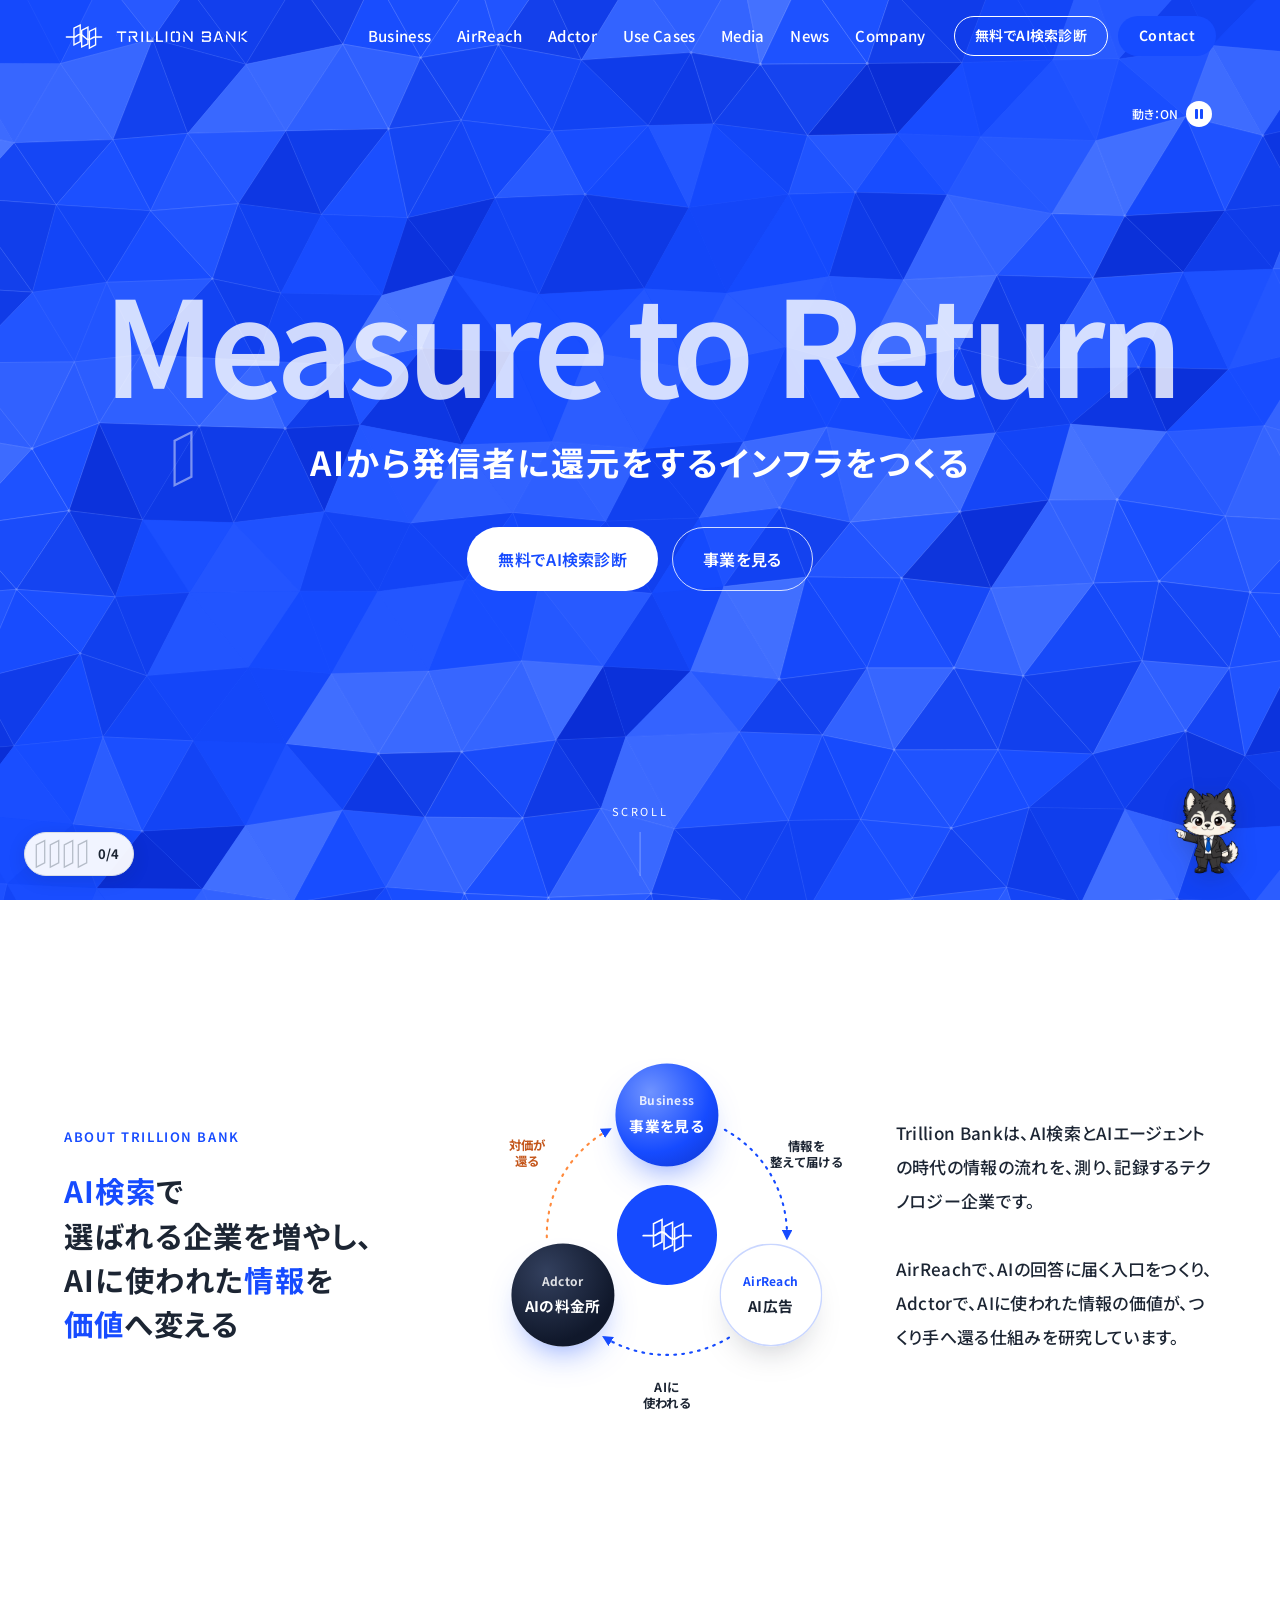
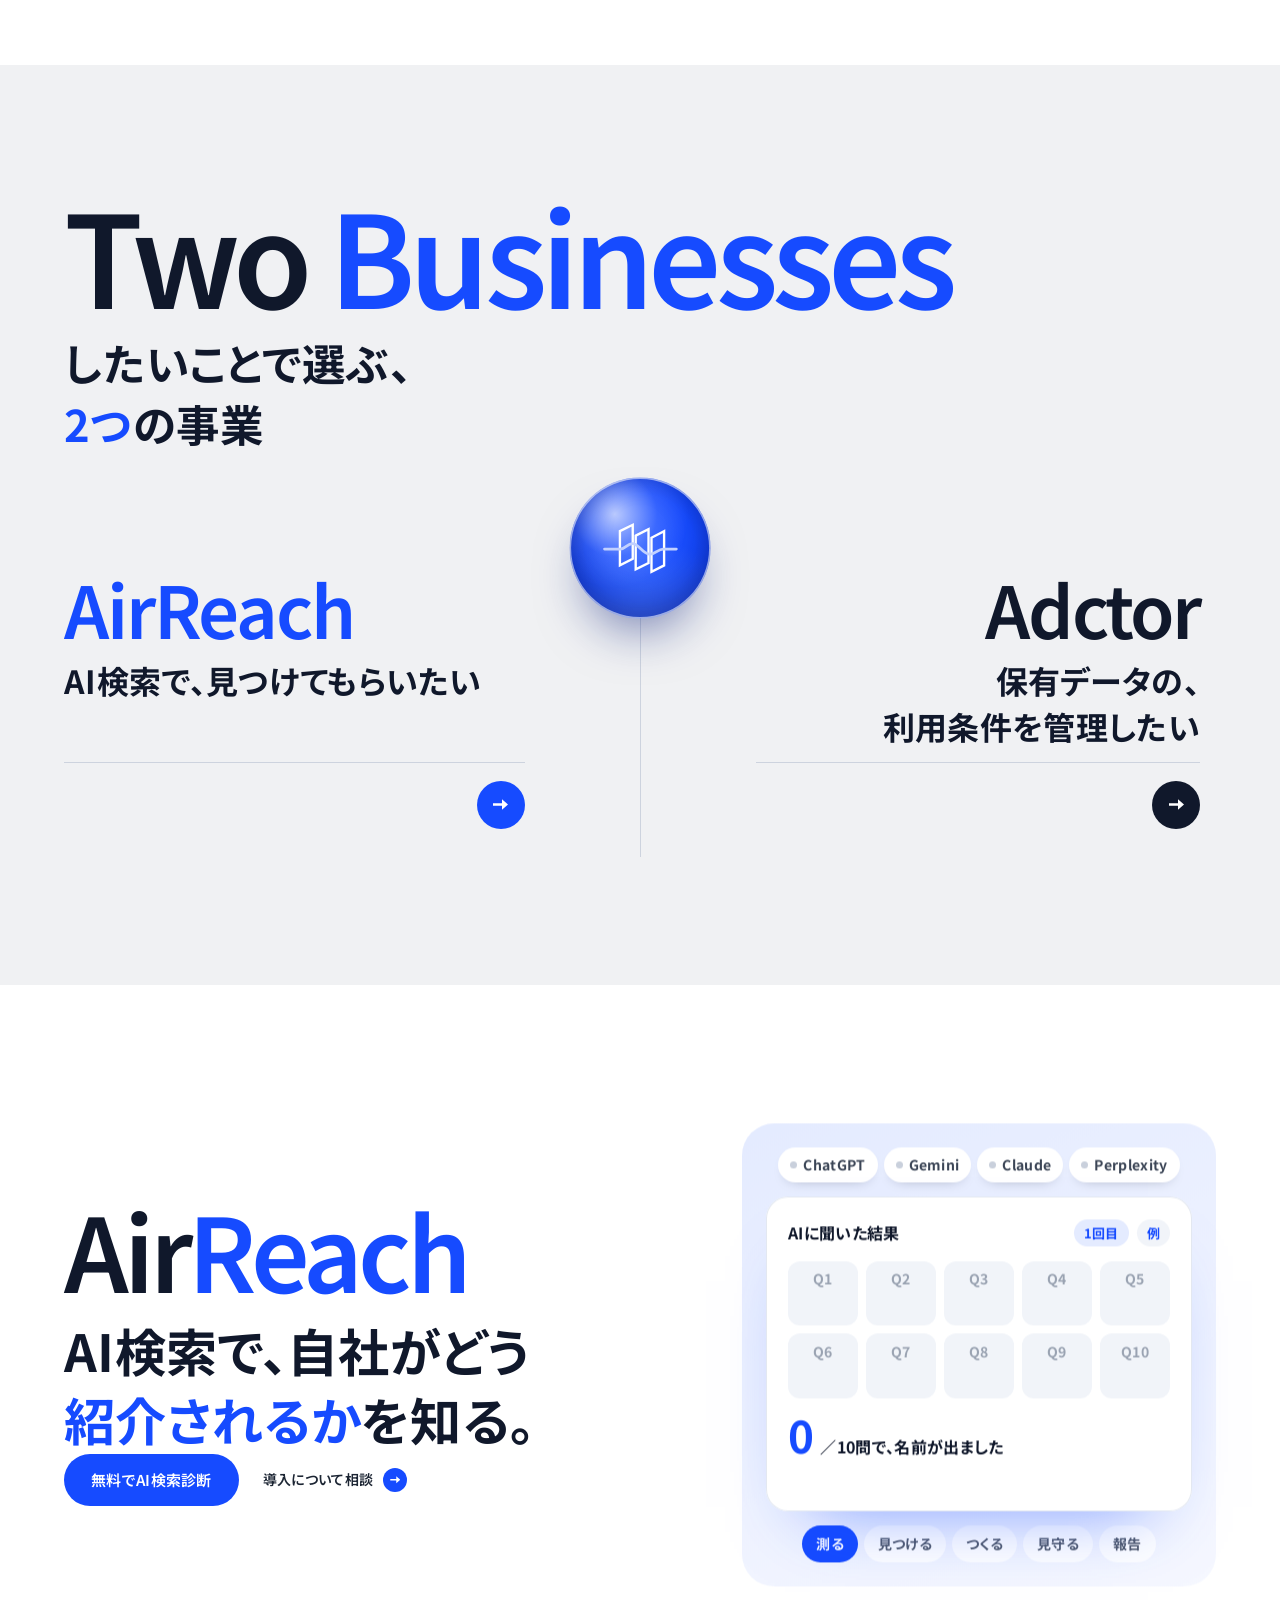
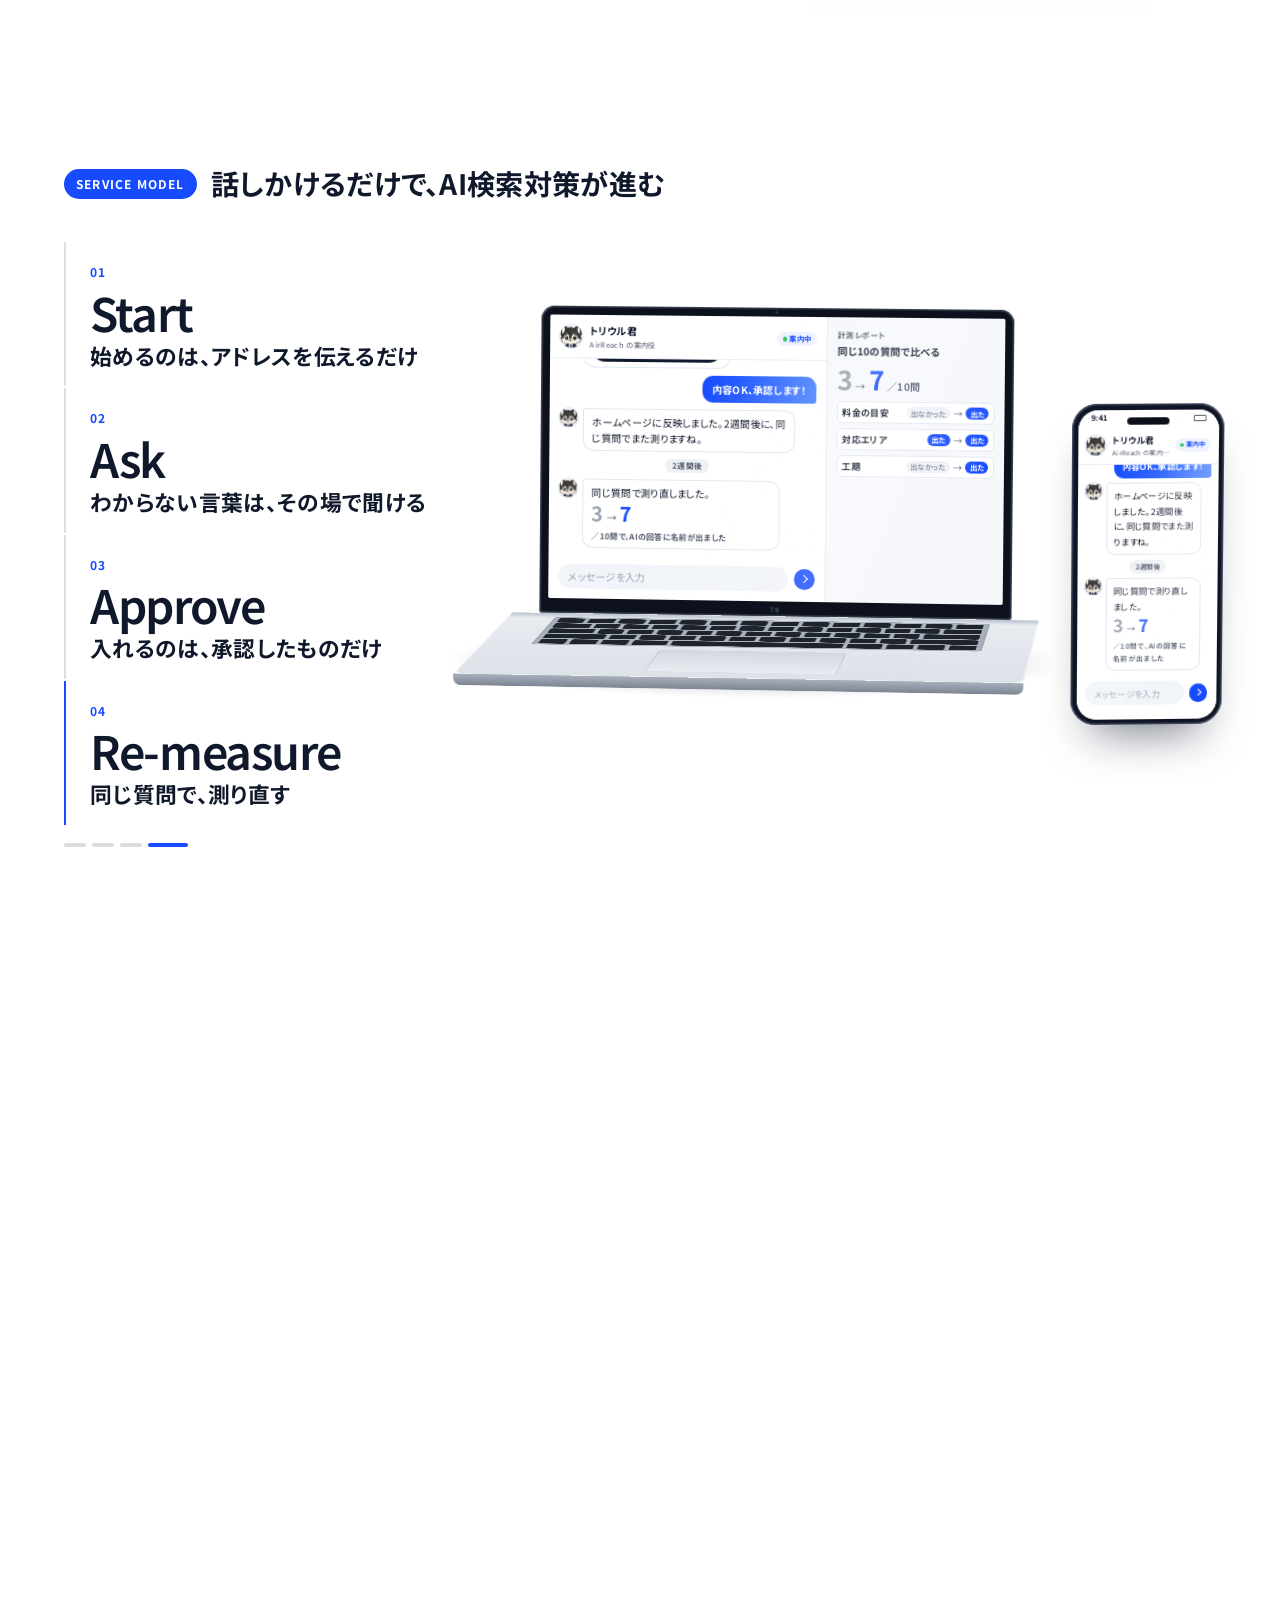
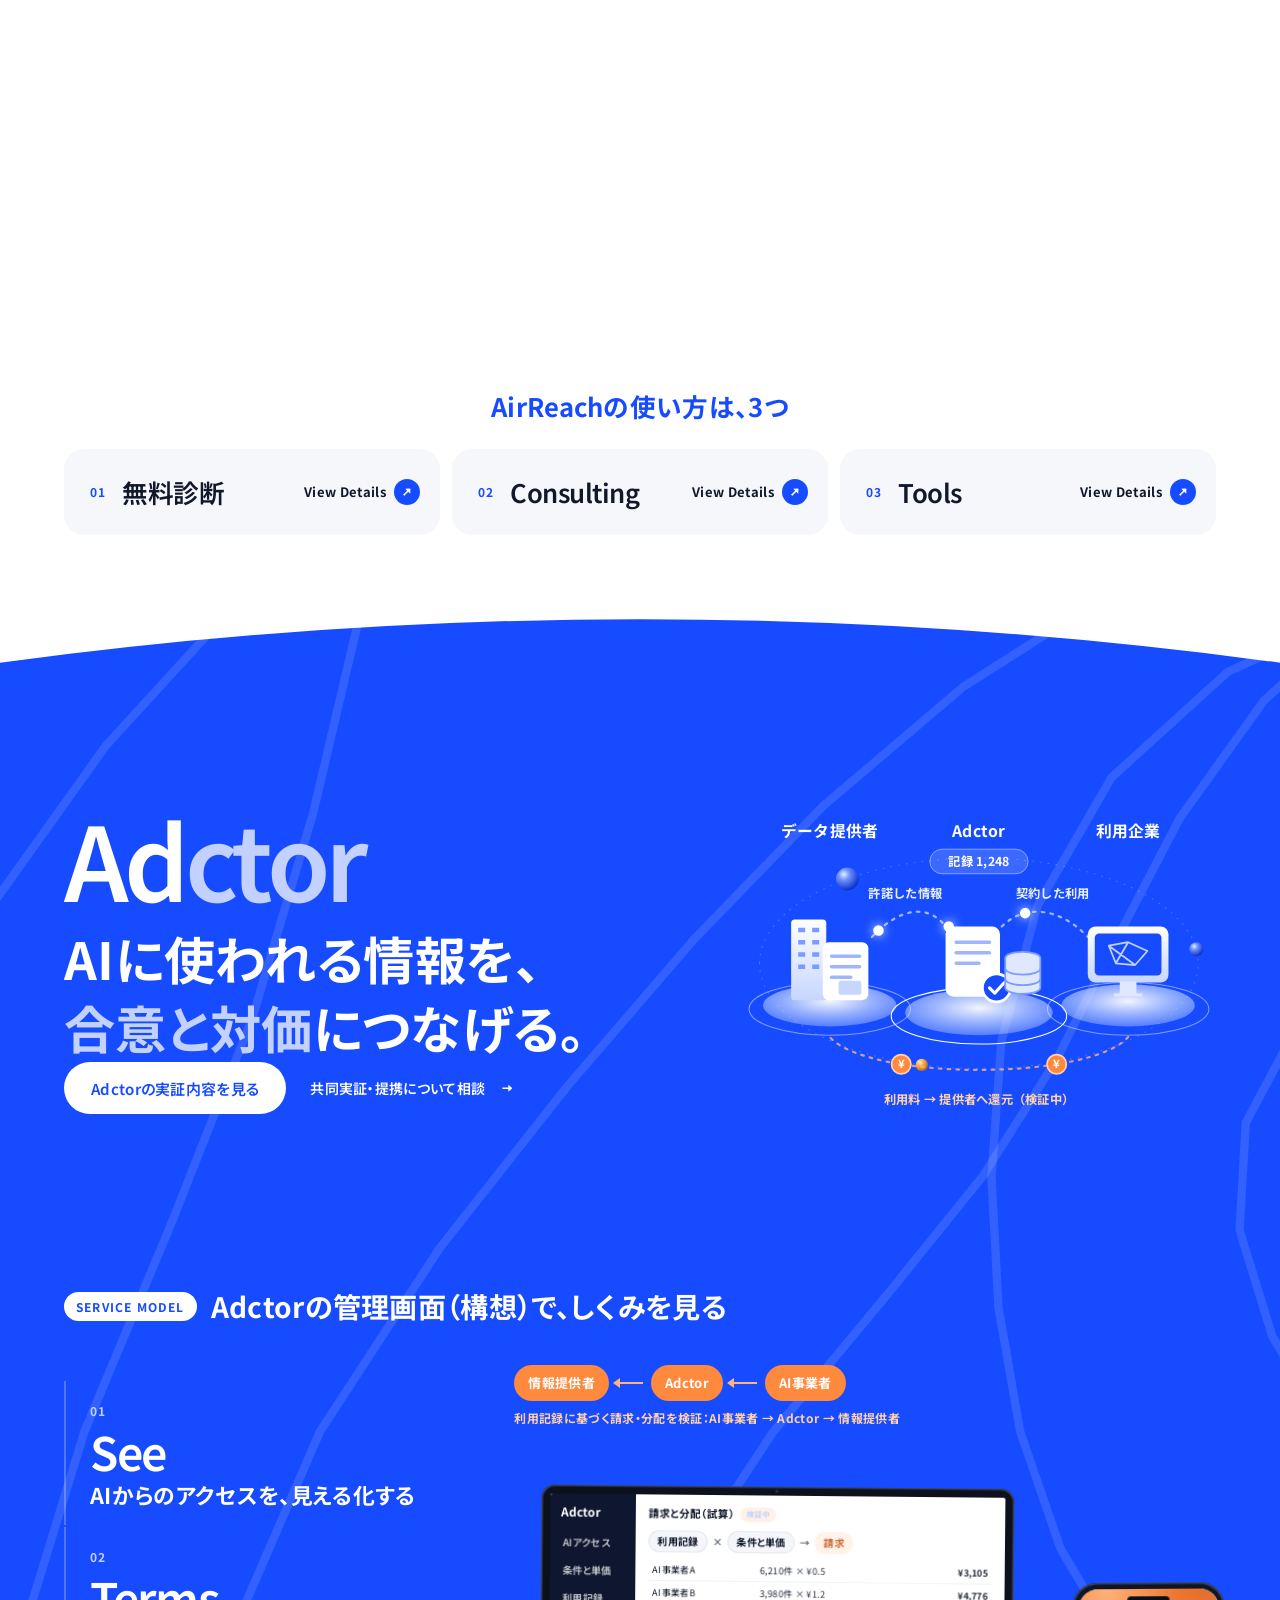
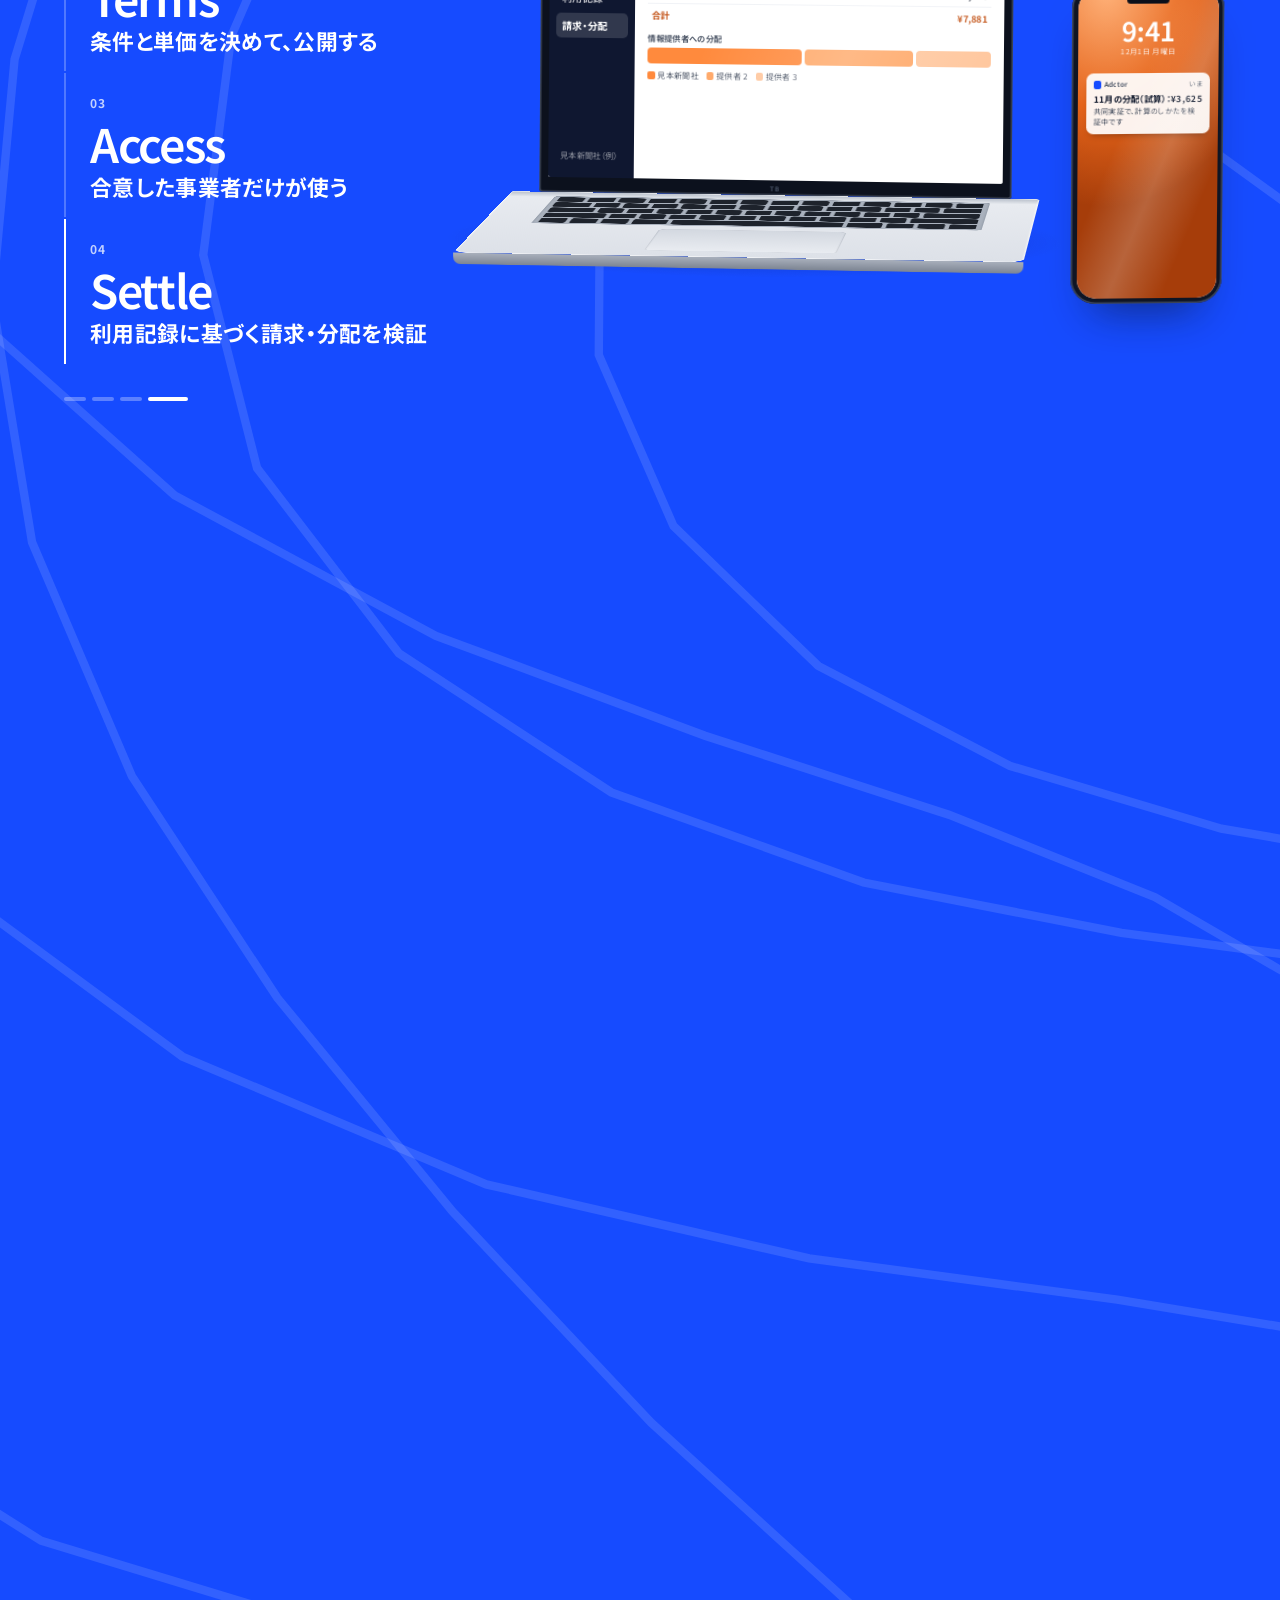
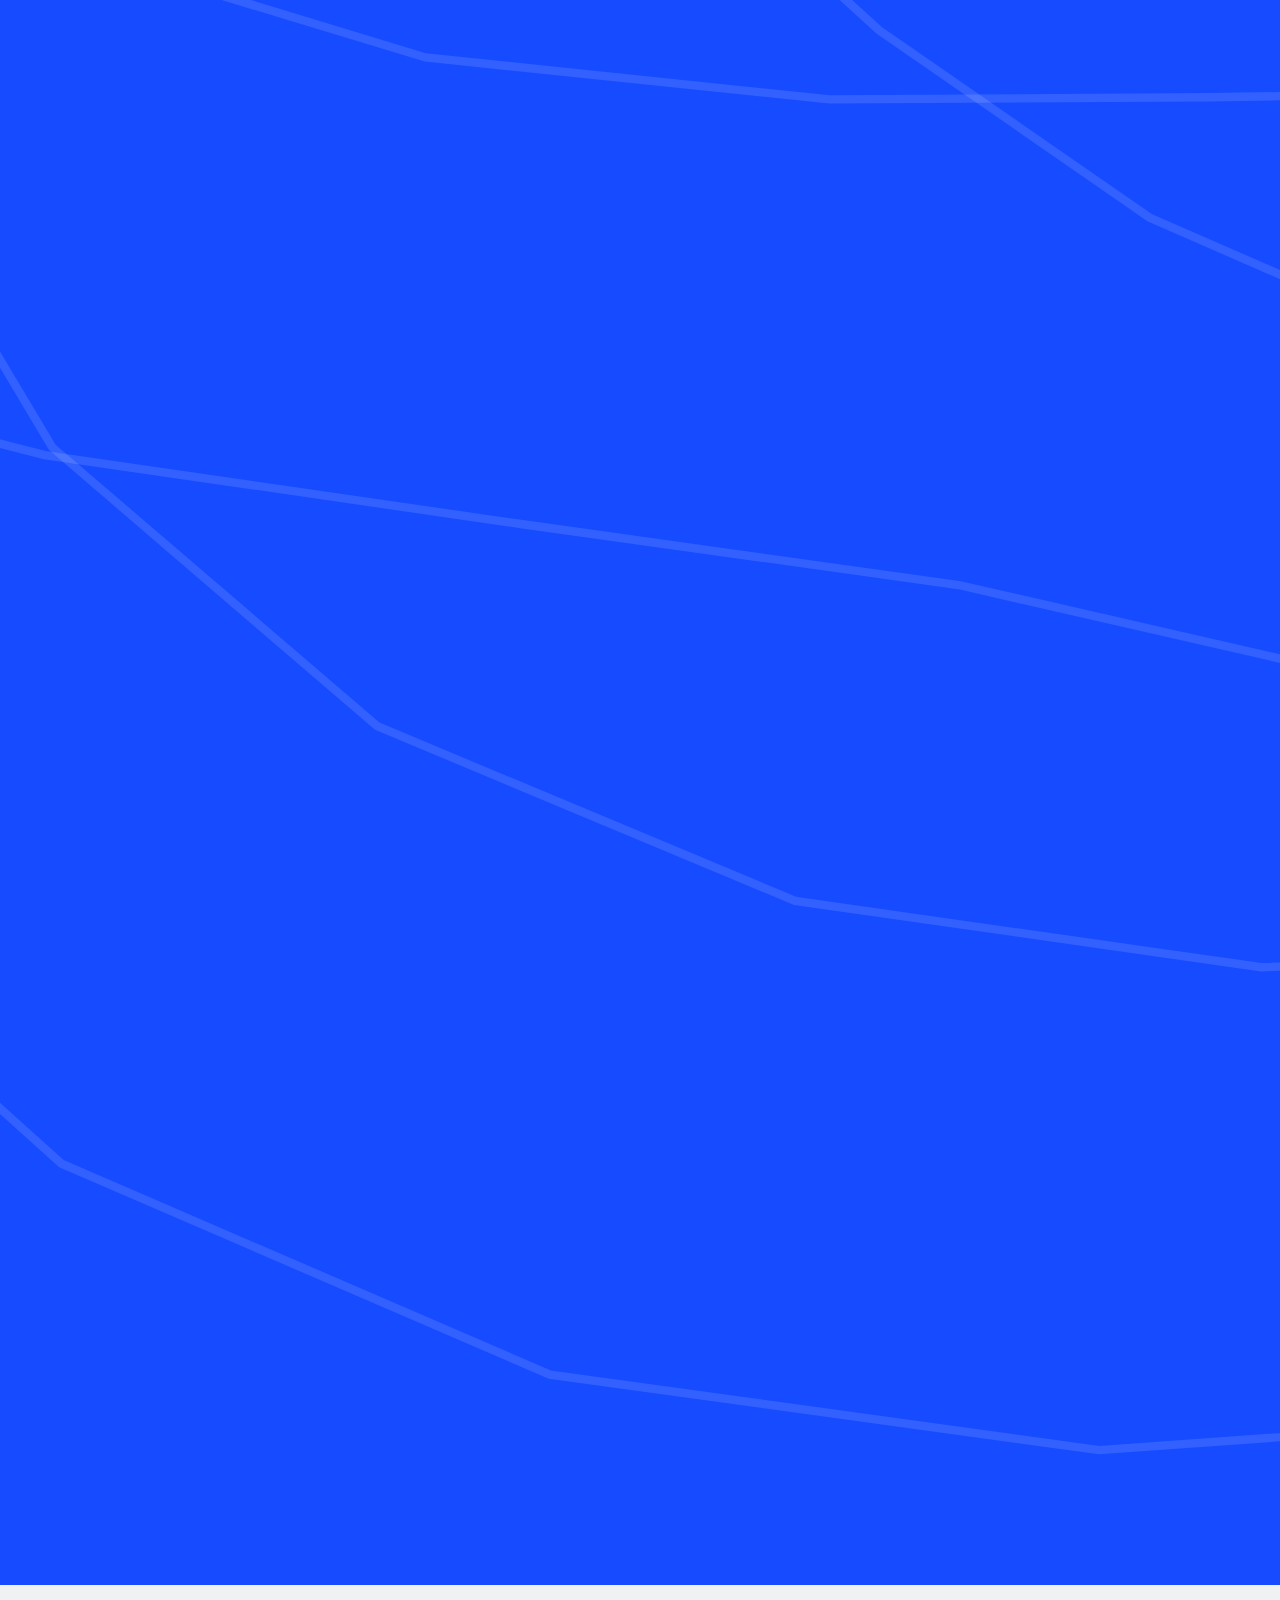
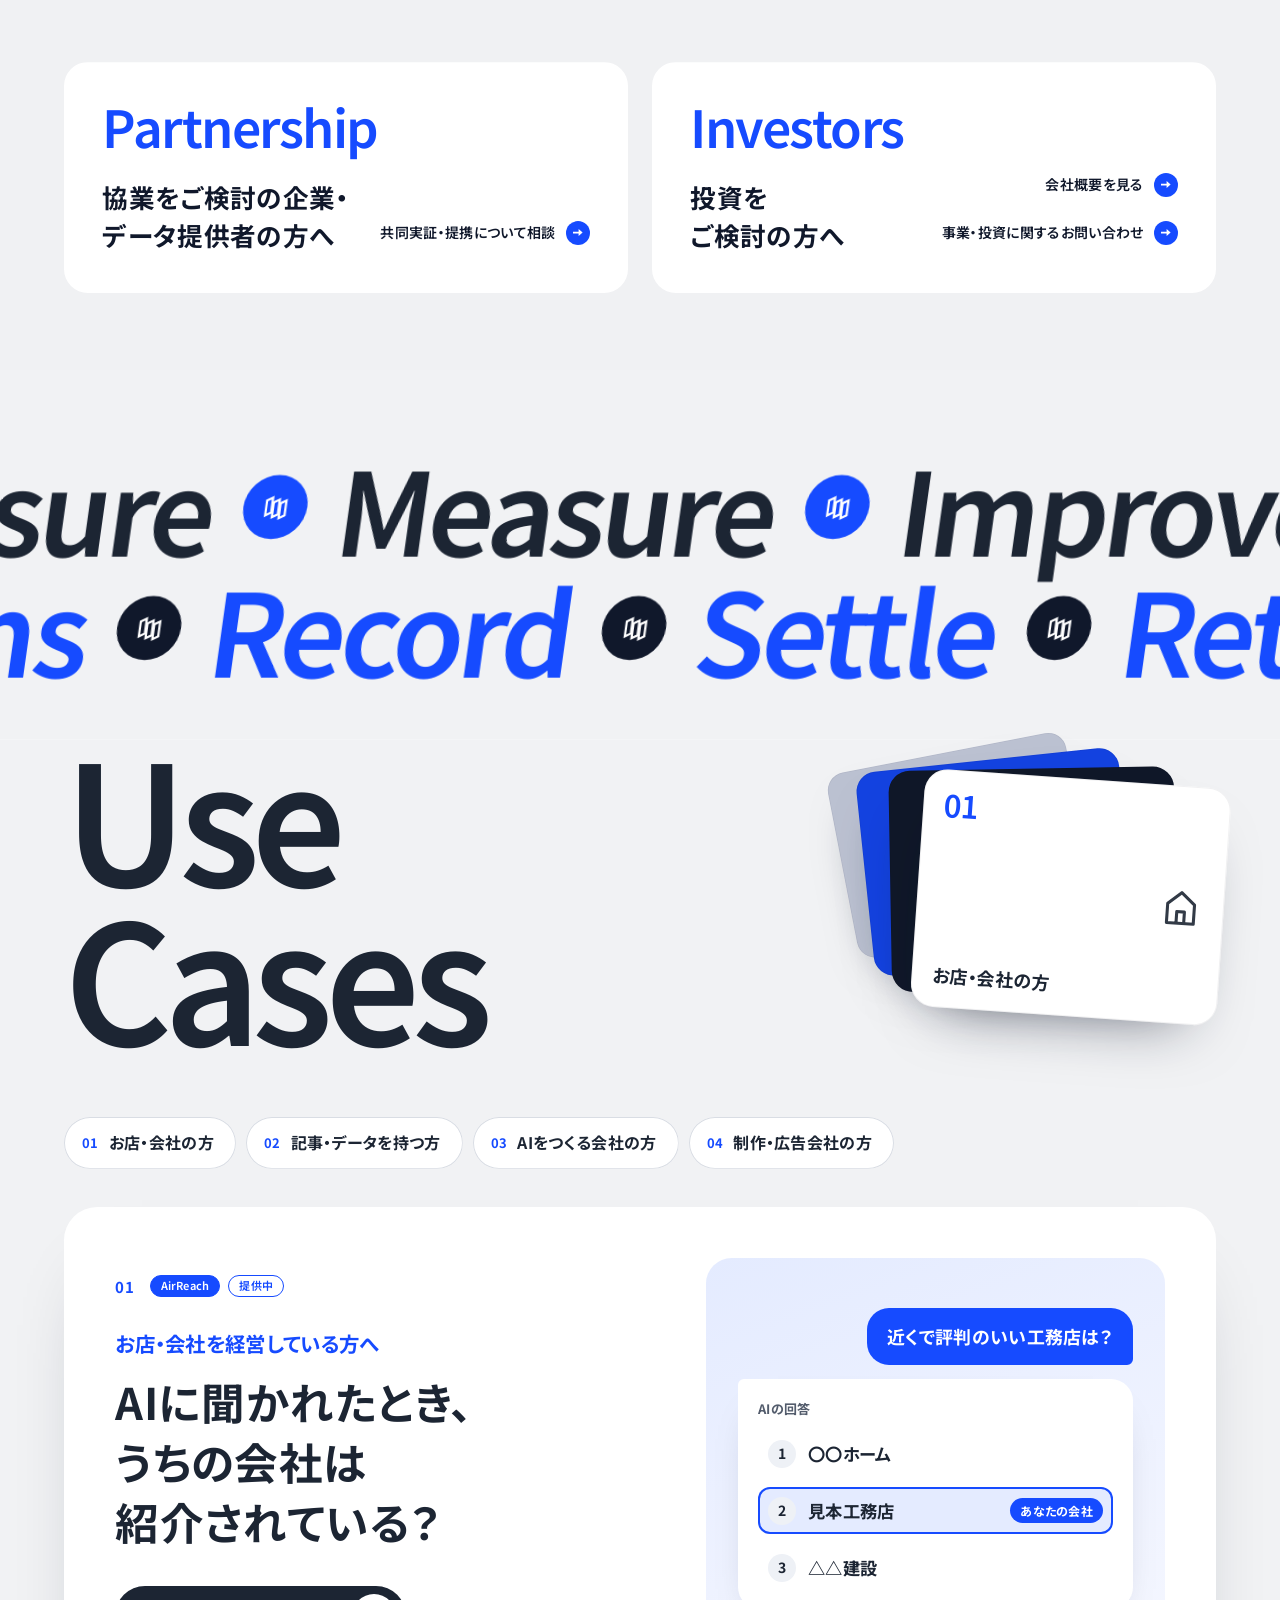
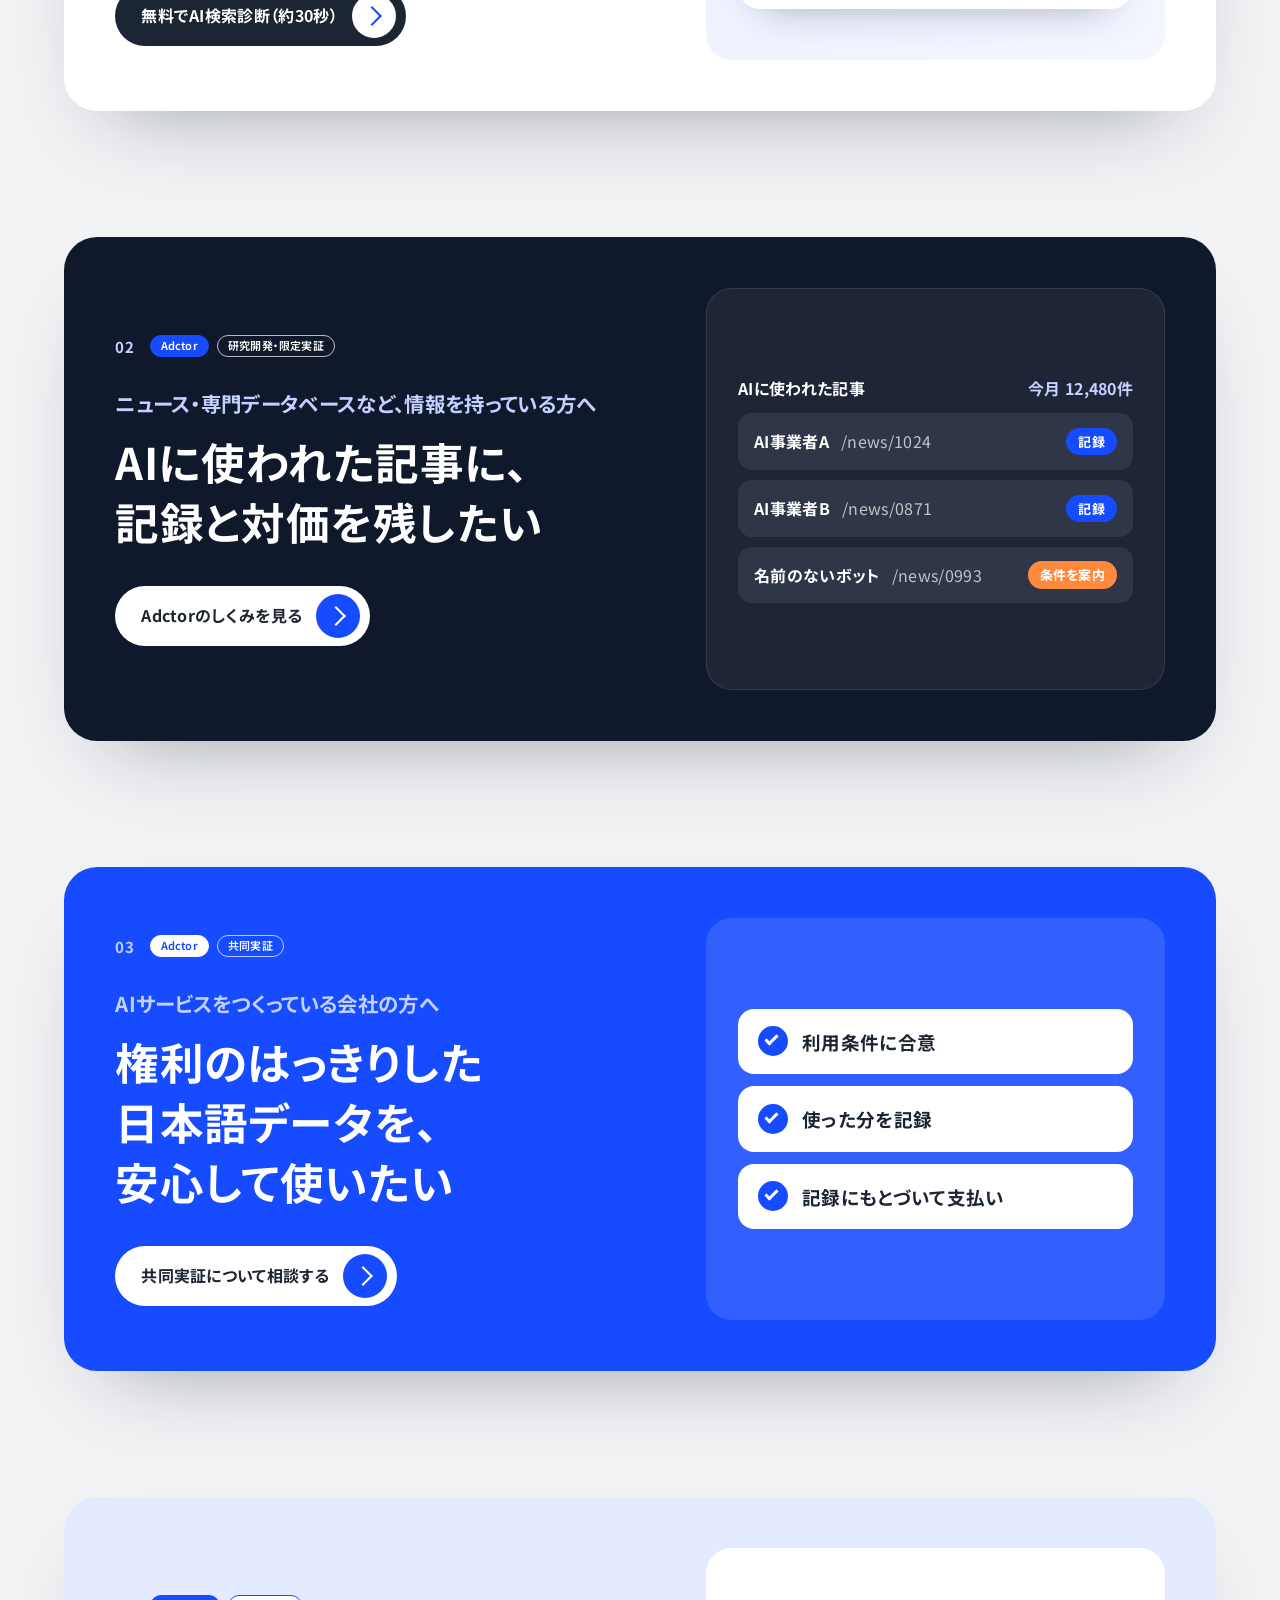
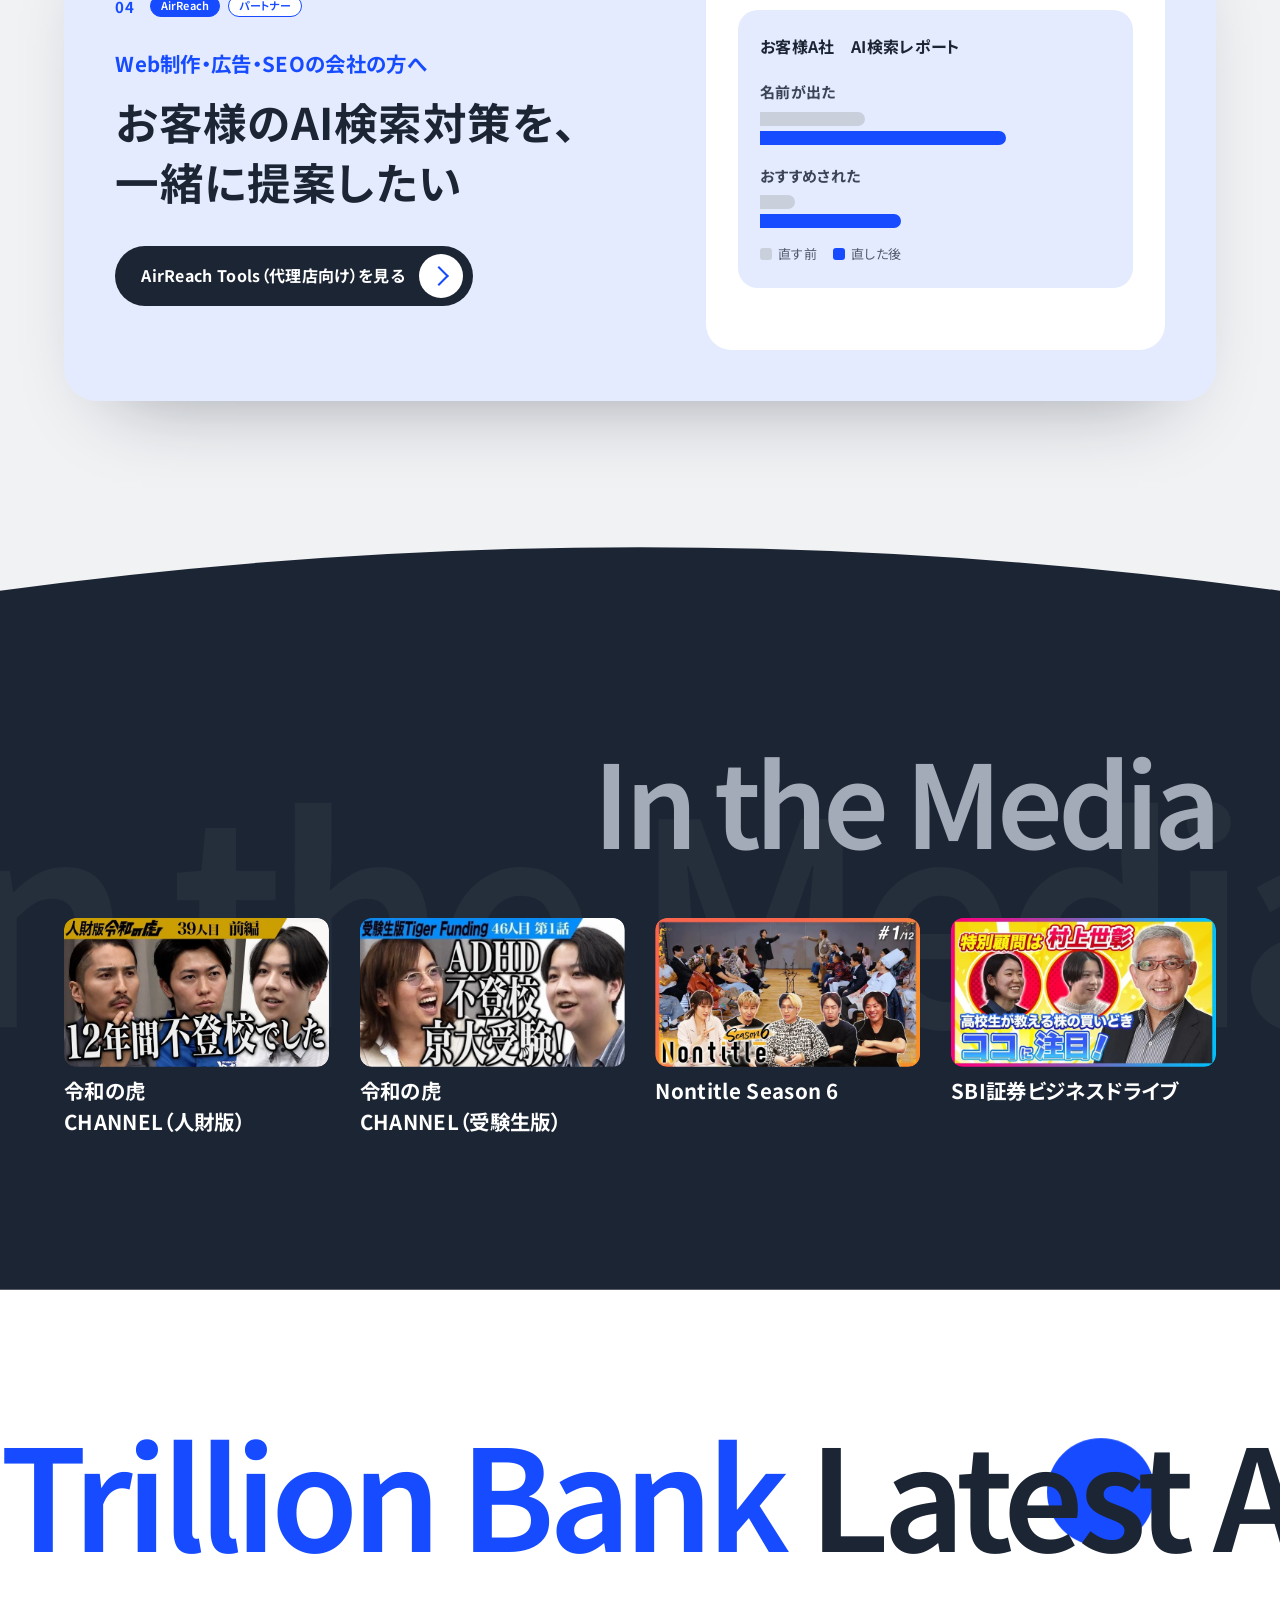
<file: index.html>
<!doctype html>
<html lang="ja">
<head>
<meta charset="utf-8">
<meta name="viewport" content="width=device-width, initial-scale=1">
<title>株式会社Trillion Bank｜AI検索で見つかり、AIに使われた情報を価値へ変える</title>
<meta name="description" content="株式会社Trillion Bankは、AIに情報が届く入口と、使われた情報の価値を発信者に還す仕組みをつくる会社です。AirReachでAI検索での見え方を測って改善し、Adctorで情報の利用条件・記録・対価の流れを共同で検証しています。">
<link rel="canonical" href="https://trillion-bank.jp/">
<meta property="og:type" content="website">
<meta property="og:site_name" content="株式会社Trillion Bank">
<meta property="og:title" content="株式会社Trillion Bank｜AI検索で見つかり、AIに使われた情報を価値へ変える">
<meta property="og:description" content="AirReachでAI検索での見え方を測って改善し、Adctorで情報の利用条件と対価の流れを共同で検証しています。">
<meta property="og:url" content="https://trillion-bank.jp/">
<meta property="og:image" content="https://trillion-bank.jp/images/hero/tb-logo-color.webp">
<meta property="og:locale" content="ja_JP">
<meta name="twitter:card" content="summary_large_image">
<meta name="theme-color" content="#164bff">
<link rel="icon" href="assets/favicon.png">
<link rel="preconnect" href="https://fonts.googleapis.com">
<link rel="preconnect" href="https://fonts.gstatic.com" crossorigin>
<link rel="stylesheet" href="https://fonts.googleapis.com/css2?family=Google+Sans+Flex:wght@400..700&amp;family=Noto+Sans+JP:wght@400;500;700&amp;display=swap">
<link rel="stylesheet" href="style.css">
<link rel="stylesheet" href="gp-motion.css">
<link rel="stylesheet" href="site.css">
<script type="application/ld+json">
{
  "@context": "https://schema.org",
  "@type": "Organization",
  "name": "株式会社Trillion Bank",
  "alternateName": ["Trillion Bank", "トリリオンバンク"],
  "url": "https://trillion-bank.jp/",
  "logo": "https://trillion-bank.jp/images/hero/tb-logo-symbol.webp",
  "foundingDate": "2025-12-23",
  "description": "AIに情報が届く入口と、使われた情報の価値を発信者に還す仕組みをつくる会社。",
  "address": {
    "@type": "PostalAddress",
    "postalCode": "102-0083",
    "addressRegion": "東京都",
    "addressLocality": "千代田区",
    "streetAddress": "麹町六丁目2番1号 麹町サイトビル6階 ROOMZ",
    "addressCountry": "JP"
  },
  "contactPoint": { "@type": "ContactPoint", "contactType": "sales", "url": "https://trillion-bank.jp/trillionbank/contact/" }
}
</script>
<script>document.documentElement.classList.add('js');</script>
</head>
<body>

<!-- SITE:symbols -->
<!-- ロゴシンボルの部品（3枚のフレームと青い線） -->
<svg width="0" height="0" style="position:absolute" aria-hidden="true">
  <defs>
    <g id="tb-frames">
      <path d="M103 74 L168 42 L168 214 L103 247 Z"/>
      <path d="M183 97 L248 64 L248 236 L183 268 Z"/>
      <path d="M263 108 L327 75 L327 248 L263 281 Z"/>
    </g>
    <path id="tb-frame" d="M4 18 L30 5 L30 74 L4 87 Z"/>
    <path id="tb-wave" d="M25 165 H105 C130 165 140 137 166 137 C200 137 216 191 256 191 C286 191 296 165 322 165 H389"/>
  </defs>
</svg>
<!-- /SITE:symbols -->

<a class="skip" href="#main">本文へスキップ</a>

<!-- ───────── OPENING ─────────
     1,000,000,000,000 まで数え上げ → ロゴのフレームが描かれ線が通り抜ける →
     ロゴタイプが左から現れる → 3枚のフレーム型の幕が順に上がって本編へ -->
<div class="opening" id="opening" aria-hidden="true">
  <div class="opening__panels"><span></span><span></span><span></span></div>
  <div class="opening__count">
    <span class="opening__num" id="openingNum">0</span>
    <span class="opening__unit">TRILLION ISSUES TO TAKE ON</span>
  </div>
  <div class="opening__logo">
    <svg class="opening__symbol" viewBox="0 0 414 318">
      <g class="opening__frames">
        <path pathLength="1" d="M103 74 L168 42 L168 214 L103 247 Z"/>
        <path pathLength="1" d="M183 97 L248 64 L248 236 L183 268 Z"/>
        <path pathLength="1" d="M263 108 L327 75 L327 248 L263 281 Z"/>
      </g>
      <path class="opening__wave" pathLength="1" d="M25 165 H105 C130 165 140 137 166 137 C200 137 216 191 256 191 C286 191 296 165 322 165 H389"/>
    </svg>
    <img class="opening__wordmark" src="assets/tb-wordmark.webp" alt="" width="2048" height="201">
  </div>
  <button type="button" class="opening__skip" id="openingSkip" tabindex="-1">スキップ</button>
</div>

<!-- ───────── HEADER ───────── -->
<!-- SITE:header -->
<header class="header" id="header">
  <div class="header__inner">
    <a href="index.html" class="header__logo" aria-label="Trillion Bank トップへ" data-cursor="Top">
      <svg class="header__symbol" viewBox="0 0 414 318" aria-hidden="true">
        <use href="#tb-frames" class="sym-frames"/>
        <path class="sym-wave" pathLength="1" d="M25 165 H105 C130 165 140 137 166 137 C200 137 216 191 256 191 C286 191 296 165 322 165 H389"/>
      </svg>
      <img class="header__wordmark" src="assets/tb-wordmark.webp" alt="" width="2048" height="201">
    </a>
    <nav class="header__nav" aria-label="グローバルナビゲーション">
      <ul>
        <li class="has-mega"><a href="business.html" data-page="business" data-roll>Business</a>
          <div class="mega" id="megaBusiness">
            <div class="mega__inner">
              <p class="mega__lead"><span class="mega__en">Business</span>AIに届く入口と、使われた価値が還る仕組み</p>
              <a class="mega__card" href="airreach.html">
                <span class="mega__thumb mega__thumb--logo" aria-hidden="true"><img src="assets/logos/airreach-symbol.png" alt="" width="145" height="318"></span>
                <span class="mega__body"><span class="mega__state">提供中</span><b>AirReach</b><span>AI広告（AI検索対策）</span></span>
                <i class="mega__go" aria-hidden="true"></i>
              </a>
              <a class="mega__card mega__card--navy" href="adctor.html">
                <span class="mega__thumb mega__thumb--logo" aria-hidden="true"><img src="assets/logos/adctor-symbol-navy.svg" alt="" width="224" height="236"></span>
                <span class="mega__body"><span class="mega__state">研究開発・限定実証</span><b>Adctor</b><span>AIの料金所（Pay per Citation）</span></span>
                <i class="mega__go" aria-hidden="true"></i>
              </a>
              <ul class="mega__links">
                <li><a href="business.html">事業の全体像</a></li>
                <li><a href="usecases.html">立場から探す</a></li>
                <li><a href="#contact">導入・共同実証の相談</a></li>
              </ul>
            </div>
          </div>
        </li>
        <li><a href="airreach.html" data-page="airreach" data-roll>AirReach</a></li>
        <li><a href="adctor.html" data-page="adctor" data-roll>Adctor</a></li>
        <li><a href="usecases.html" data-page="usecases" data-roll>Use Cases</a></li>
        <li><a href="media.html" data-page="media" data-roll>Media</a></li>
        <li><a href="news.html" data-page="news" data-roll>News</a></li>
        <li><a href="company.html" data-page="company" data-roll>Company</a></li>
      </ul>
    </nav>
    <div class="header__actions">
      <a class="pill pill--ghost magnetic" href="https://trillion-bank.jp/#diagnose" data-cursor="診断へ"><span class="pc-only">無料で</span>AI検索診断</a>
      <a class="pill pill--blue magnetic header__contact" href="#contact" data-cursor="相談する">Contact</a>
      <button type="button" class="header__menu" id="menuButton" aria-expanded="false" aria-controls="drawer" aria-label="メニューを開く"><span></span><span></span></button>
    </div>
  </div>
</header>

<div class="drawer" id="drawer" hidden>
  <nav aria-label="メニュー">
    <a href="index.html" data-page="top" aria-current="page"><span>Top</span>トップ</a>
    <a href="business.html" data-page="business"><span>Business</span>事業の全体像</a>
    <a href="airreach.html" data-page="airreach"><span>AirReach</span>AI広告（AI検索対策）</a>
    <a href="adctor.html" data-page="adctor"><span>Adctor</span>AIの料金所（Pay per Citation）</a>
    <a href="usecases.html" data-page="usecases"><span>Use Cases</span>立場から探す</a>
    <a href="media.html" data-page="media"><span>Media</span>メディア掲載</a>
    <a href="news.html" data-page="news"><span>News</span>ニュース</a>
    <a href="company.html" data-page="company"><span>Company</span>会社情報・経営メンバー</a>
  </nav>
  <div class="drawer__actions">
    <a class="pill pill--white pill--lg" href="https://trillion-bank.jp/#diagnose">無料でAI検索診断</a>
    <a class="pill pill--outline-white pill--lg" href="#contact">お問い合わせ・ご相談</a>
  </div>
</div>
<!-- /SITE:header -->

<!-- セクション移動の点ナビ（ホバーで行き先が出る） -->
<nav class="dots" aria-label="セクション移動">
  <a href="#top" data-label="Top"><span class="sr">トップ</span></a>
  <a href="#statement" data-label="About"><span class="sr">私たちについて</span></a>
  <a href="#business" data-label="Business"><span class="sr">事業</span></a>
  <a href="#airreach" data-label="AirReach"><span class="sr">AirReach</span></a>
  <a href="#adctor" data-label="Adctor"><span class="sr">Adctor</span></a>
  <a href="#usecases" data-label="Use Cases"><span class="sr">立場から探す</span></a>
  <a href="#media" data-label="Media"><span class="sr">メディア掲載</span></a>
  <a href="#news" data-label="News"><span class="sr">ニュース</span></a>
  <a href="#company" data-label="Company"><span class="sr">会社情報</span></a>
  <a href="#ourbiz" data-label="Our Business"><span class="sr">事業の全体像</span></a>
  <a href="#members" data-label="Members"><span class="sr">取締役・メンバー</span></a>
  <a href="#contact" data-label="Contact"><span class="sr">お問い合わせ</span></a>
</nav>

<main id="main">

<!-- ───────── HERO ───────── -->
<div class="hero-pin" id="heroPin">
<section class="hero" id="top" aria-labelledby="hero-title">
  <!-- 背景：カーソルに合わせて動く三角形の幾何学模様（hero-geo.js） -->
  <div class="hero__shapes" aria-hidden="true"><canvas class="hero__geo" id="heroGeo"></canvas></div>
  <!-- 隠しフレーム 1：測る（ヒーローに浮かぶ小さなフレームのひとつ） -->
  <button type="button" class="key key--hero" data-key="measure" aria-label="隠しフレームを拾う（1：測る）">
    <svg viewBox="0 0 34 92" aria-hidden="true"><use href="#tb-frame"/></svg>
  </button>
  <div class="hero__copy">
    <p class="hero__display" aria-hidden="true"><span>Measure</span> <span>to</span> <span>Return</span></p>
    <h1 class="hero__title" id="hero-title">AIから発信者に<br class="sp">還元をする<br class="sp">インフラをつくる</h1>
    <div class="hero__actions">
      <a class="pill pill--white pill--xl magnetic" href="https://trillion-bank.jp/#diagnose" data-cursor="30秒で診断">無料でAI検索診断</a>
      <a class="pill pill--outline-white pill--xl magnetic" href="#business" data-cursor="事業を見る">事業を見る</a>
    </div>
  </div>
  <button type="button" class="motion-toggle" id="motionToggle" aria-pressed="false" aria-label="動きを停止する">
    <span class="motion-toggle__label" id="motionLabel">動き：ON</span>
    <span class="motion-toggle__icon" aria-hidden="true"></span>
  </button>
  <a class="hero__scroll" href="#statement"><span>Scroll</span><i aria-hidden="true"></i></a>
</section>
</div>

<!-- ───────── STATEMENT ───────── -->
<section class="statement" id="statement" aria-labelledby="statement-title">
  <div class="statement__inner">
    <div class="statement__text">
      <p class="eyebrow reveal">About Trillion Bank</p>
      <h2 class="statement__title" id="statement-title" data-fill>
        <span class="w is-blue">AI検索</span><span class="w">で</span><br>
        <span class="w">選ばれる企業</span><span class="w">を</span><span class="w">増やし、</span><br>
        <span class="w">AIに使われた</span><span class="w is-blue">情報</span><span class="w">を</span><br>
        <span class="w is-blue">価値</span><span class="w">へ</span><span class="w">変える</span>
      </h2>
      <p class="statement__body reveal">Trillion Bankは、AI検索とAIエージェントの時代の情報の流れを、測り、記録するテクノロジー企業です。<br><br>AirReachで、AIの回答に届く入口をつくり、Adctorで、AIに使われた情報の価値が、つくり手へ還る仕組みを研究しています。</p>
    </div>
    <div class="emblem cyc reveal">
      <svg class="cyc__svg" viewBox="0 0 400 400" aria-hidden="true">
        <defs><marker id="cycArw" viewBox="0 0 10 10" refX="7" refY="5" markerWidth="5" markerHeight="5" orient="auto"><path d="M0 0 L10 5 L0 10 Z" fill="#164bff"/></marker></defs>
        <path class="cyc__arc" d="M265.2 81.8 A135 135 0 0 1 335.0 202.7" marker-end="url(#cycArw)"/>
        <path class="cyc__arc" d="M269.8 315.5 A135 135 0 0 1 130.2 315.5" marker-end="url(#cycArw)"/>
        <path class="cyc__arc cyc__arc--back" d="M65.0 202.7 A135 135 0 0 1 134.8 81.8" marker-end="url(#cycArw)"/>
        <g class="cyc__lab"><text x="357" y="106">情報を</text><text x="357" y="124">整えて届ける</text><text x="200" y="377">AIに</text><text x="200" y="395">使われる</text><g class="cyc__lab--back"><text x="43" y="105">対価が</text><text x="43" y="123">還る</text></g></g>
      </svg>
      <a class="cyc__node " href="business.html" data-cursor="事業へ" style="left:50.00%;top:16.25%"><span class="cyc__en">Business</span><span class="cyc__ja">事業を見る</span></a>
      <a class="cyc__node cyc__node--w" href="airreach.html" data-cursor="AirReachへ" style="left:79.23%;top:66.88%"><span class="cyc__en">AirReach</span><span class="cyc__ja">AI広告</span></a>
      <a class="cyc__node cyc__node--n" href="adctor.html" data-cursor="Adctorへ" style="left:20.77%;top:66.88%"><span class="cyc__en">Adctor</span><span class="cyc__ja">AIの料金所</span></a>
      <!-- 隠しフレーム 2：守る（エンブレムの中心を押すと回って現れる） -->
      <button type="button" class="emblem__core" id="emblemCore" aria-label="エンブレムを回す">
        <svg viewBox="0 0 414 318" aria-hidden="true"><use href="#tb-frames" class="emblem__frames"/><use href="#tb-wave" class="emblem__wave"/></svg>
      </button>
      <button type="button" class="key key--emblem" data-key="protect" aria-label="隠しフレームを拾う（2：守る）" hidden>
        <svg viewBox="0 0 34 92" aria-hidden="true"><use href="#tb-frame"/></svg>
      </button>
    </div>
  </div>
</section>

<!-- ───────── BUSINESS：したいことから選ぶ → AirReach／Adctor（Goodpatch AIページの編集の型を参考） ───────── -->
<section class="bz" id="business" aria-labelledby="business-title">

  <!-- 入口：Two Businesses -->
  <div class="bz-band bz-band--gray">
    <div class="bz-wrap">
      <header class="bz-head">
        <p class="bz-en" aria-hidden="true">Two <span>Businesses</span></p>
        <h2 class="bz-ja" id="business-title"><span class="nb">したいことで選ぶ、</span><span class="nb"><em>2つ</em>の事業</span></h2>
      </header>

      <nav class="bz-entry" aria-label="したいことから事業を選ぶ">
        <ul>
          <li>
            <a class="bz-card" href="#airreach" data-cursor="AirReachへ">
              <svg class="bz-card__contour" viewBox="0 0 800 600" aria-hidden="true"><path d="M704.5 120.0 L702.7 128.7 L699.7 137.1 L695.4 145.0 L689.4 152.1 L681.6 157.8 L672.1 161.7 L661.8 163.6 L651.7 164.0 L642.7 163.8 L634.8 164.3 L627.6 166.1 L620.0 169.4 L611.2 173.3 L601.1 176.6 L590.0 178.0 L578.9 176.9 L569.0 173.2 L560.8 167.4 L554.2 160.4 L548.9 152.8 L544.5 145.0 L540.9 136.9 L538.7 128.6 L538.4 120.0 L540.6 111.6 L545.2 104.0 L551.6 97.3 L558.6 91.6 L565.4 86.5 L571.7 81.4 L577.7 75.9 L584.2 70.5 L591.8 65.6 L600.7 62.3 L610.3 61.1 L620.0 62.2 L629.1 65.0 L637.3 68.3 L645.2 71.4 L653.4 73.7 L662.5 75.7 L672.5 78.0 L682.7 81.5 L691.8 86.8 L698.9 93.9 L703.2 102.2 L704.9 111.1 Z"/><path d="M746.0 120.0 L741.9 132.8 L735.4 144.7 L728.5 155.9 L722.0 167.1 L715.8 178.8 L708.6 190.9 L699.1 202.4 L686.3 211.9 L670.6 217.8 L653.3 219.5 L636.0 217.3 L620.0 212.6 L605.7 206.9 L592.8 201.3 L580.5 196.2 L568.7 191.1 L557.3 185.4 L547.0 178.4 L538.1 170.3 L530.7 161.3 L523.7 151.9 L516.3 142.2 L507.8 131.8 L498.6 120.0 L490.5 106.4 L485.8 91.2 L486.7 75.8 L494.1 61.9 L507.4 50.9 L524.5 43.6 L543.1 39.8 L560.9 38.2 L577.2 37.3 L592.0 36.4 L606.1 35.2 L620.0 34.6 L634.0 35.2 L647.5 37.8 L660.3 42.2 L672.1 47.8 L683.5 53.8 L695.2 59.8 L707.7 66.2 L720.5 73.6 L732.4 82.8 L741.5 94.0 L746.2 106.7 Z"/><path d="M788.1 120.0 L790.8 138.0 L788.1 156.0 L779.7 172.9 L766.9 187.9 L751.6 200.8 L735.7 212.6 L719.8 224.1 L703.5 235.8 L685.6 246.8 L665.4 255.4 L643.0 259.5 L620.0 257.7 L598.6 250.1 L580.4 238.3 L565.7 224.9 L553.4 212.2 L541.6 201.8 L528.4 193.3 L513.4 185.5 L497.3 176.7 L482.1 165.7 L469.4 152.3 L460.2 136.8 L454.4 120.0 L451.3 102.2 L450.3 83.6 L451.7 64.2 L456.9 44.7 L467.5 26.4 L484.1 11.3 L506.1 1.2 L531.4 -2.7 L557.2 -1.3 L581.0 3.4 L601.7 8.8 L620.0 12.7 L637.4 14.1 L655.5 14.0 L674.8 14.2 L694.5 16.8 L713.1 22.9 L729.3 32.5 L742.6 44.8 L753.5 58.4 L763.2 72.5 L772.6 87.3 L781.4 103.0 Z"/><path d="M843.8 120.0 L844.2 143.6 L835.3 166.2 L817.6 185.5 L794.0 200.4 L768.5 211.1 L744.3 219.4 L722.9 227.3 L703.8 236.2 L685.4 246.2 L665.6 256.3 L643.8 264.6 L620.0 270.1 L594.9 272.5 L569.0 272.4 L542.0 270.7 L513.3 267.8 L483.2 262.7 L452.9 253.7 L425.5 239.4 L404.8 219.4 L394.1 194.9 L394.3 168.4 L404.0 142.8 L419.1 120.0 L435.3 100.5 L449.1 83.4 L459.6 66.8 L468.1 49.8 L477.2 32.3 L489.3 15.4 L505.6 0.7 L525.5 -10.9 L547.7 -19.6 L571.0 -26.4 L594.9 -32.4 L620.0 -38.1 L646.8 -42.8 L675.1 -44.6 L703.6 -41.5 L730.2 -32.7 L752.8 -18.4 L770.7 -0.5 L784.9 18.8 L797.4 38.1 L810.1 57.0 L823.5 76.4 L835.7 97.3 Z"/><path d="M871.1 120.0 L869.4 146.3 L860.1 171.5 L843.7 194.1 L822.9 213.7 L800.5 230.8 L778.3 246.7 L756.6 262.5 L734.1 278.1 L709.1 292.0 L681.0 302.1 L650.7 306.7 L620.0 305.4 L590.4 299.9 L562.1 292.9 L533.7 286.7 L503.0 282.1 L468.9 277.6 L432.0 270.4 L395.9 257.5 L365.5 237.6 L345.2 211.1 L337.5 180.6 L341.5 149.3 L354.2 120.0 L371.3 93.8 L389.6 70.6 L407.7 49.6 L426.2 30.5 L446.3 13.4 L468.8 -0.9 L493.3 -12.1 L518.4 -20.7 L543.0 -28.8 L567.0 -38.3 L591.9 -50.7 L620.0 -65.1 L652.7 -78.9 L689.6 -87.9 L728.1 -88.7 L764.0 -79.5 L793.7 -61.1 L815.5 -36.4 L830.3 -9.1 L840.7 18.1 L849.6 43.9 L858.5 68.9 L866.5 94.0 Z"/><path d="M922.2 120.0 L924.4 152.1 L920.0 184.3 L906.8 215.0 L884.6 242.2 L855.6 264.6 L823.3 282.6 L790.5 297.8 L758.4 311.8 L726.3 325.2 L692.7 336.9 L656.9 344.3 L620.0 344.8 L584.3 337.2 L552.1 322.9 L524.2 305.0 L499.2 287.3 L473.7 272.5 L444.2 260.7 L409.3 249.4 L370.8 235.1 L333.4 215.0 L303.0 187.9 L284.3 155.4 L279.2 120.0 L286.2 84.8 L302.1 51.9 L323.6 21.8 L348.5 -5.4 L376.6 -29.4 L408.5 -49.2 L444.4 -63.1 L482.9 -70.0 L521.5 -70.2 L557.6 -66.3 L590.0 -62.0 L620.0 -60.8 L650.3 -64.4 L684.1 -71.5 L722.7 -78.4 L764.7 -80.5 L806.2 -74.1 L842.6 -58.1 L870.6 -33.8 L889.5 -4.5 L901.5 26.7 L909.8 57.9 L916.6 88.8 Z"/><path d="M943.6 120.0 L934.1 153.1 L917.3 183.7 L893.1 210.5 L863.7 232.5 L833.2 250.9 L805.3 268.2 L781.4 288.3 L759.9 313.8 L736.4 344.7 L706.3 377.7 L667.2 406.9 L620.0 426.4 L568.6 432.3 L518.2 424.0 L472.9 404.2 L434.2 377.4 L401.6 347.7 L373.2 317.5 L348.1 286.9 L327.3 255.2 L313.0 221.7 L307.3 187.0 L310.5 152.6 L320.5 120.0 L333.1 89.8 L344.5 60.9 L353.2 31.6 L360.6 0.2 L370.8 -33.0 L388.1 -65.5 L415.1 -93.7 L451.0 -114.2 L492.8 -125.7 L536.3 -129.9 L578.8 -130.4 L620.0 -131.1 L661.8 -133.8 L706.3 -137.8 L754.4 -139.5 L803.8 -134.7 L850.4 -120.2 L889.4 -95.5 L917.9 -62.8 L935.5 -25.7 L944.4 12.5 L947.8 49.7 L947.5 85.5 Z"/><path d="M1001.9 120.0 L1011.0 161.2 L1008.8 203.3 L997.7 245.2 L980.0 286.3 L956.5 326.6 L926.1 364.8 L886.8 398.2 L838.2 422.4 L782.3 433.5 L723.8 430.0 L668.4 413.9 L620.0 390.6 L579.4 366.9 L543.6 348.3 L507.8 336.6 L468.3 330.1 L424.2 324.2 L378.0 313.6 L334.5 295.3 L298.2 268.6 L271.2 235.6 L252.7 198.7 L240.1 160.0 L231.1 120.0 L225.7 78.5 L226.3 35.6 L236.6 -7.0 L259.5 -46.5 L294.6 -79.8 L338.7 -105.0 L387.0 -122.9 L435.1 -136.2 L481.0 -148.4 L525.7 -161.5 L571.5 -174.8 L620.0 -184.7 L670.5 -186.6 L719.5 -177.1 L762.8 -155.8 L797.3 -125.7 L823.3 -92.0 L844.2 -59.4 L865.2 -30.5 L890.4 -4.9 L920.5 20.4 L952.6 48.7 L981.5 81.9 Z"/><path d="M1112.9 120.0 L1114.0 172.0 L1095.3 221.9 L1062.4 266.6 L1021.5 305.4 L977.0 339.1 L930.4 368.3 L881.2 392.3 L828.7 409.1 L773.8 417.0 L719.0 415.7 L667.3 407.6 L620.0 397.3 L575.7 389.3 L530.8 386.2 L481.7 387.0 L427.1 387.3 L369.3 381.3 L314.3 364.6 L268.6 335.7 L236.7 297.0 L218.9 252.9 L211.2 207.6 L207.9 163.4 L204.5 120.0 L200.3 75.8 L198.3 29.6 L204.2 -17.8 L222.7 -63.5 L255.3 -103.8 L300.1 -135.9 L352.1 -159.3 L406.7 -175.6 L460.8 -187.6 L513.8 -196.9 L566.8 -203.2 L620.0 -204.0 L672.1 -196.3 L720.1 -178.9 L761.5 -153.3 L795.9 -123.7 L826.1 -94.9 L857.8 -70.2 L896.1 -49.5 L943.4 -29.4 L996.8 -4.9 L1048.8 28.1 L1090.1 70.5 Z"/><path d="M1046.4 120.0 L1043.8 164.6 L1039.9 210.0 L1034.2 257.3 L1022.9 306.1 L1001.2 354.0 L966.1 396.9 L918.3 431.0 L861.6 454.7 L801.1 469.7 L740.6 479.9 L680.8 489.4 L620.0 499.8 L556.0 508.8 L488.9 511.5 L422.2 502.0 L362.4 477.0 L315.9 437.1 L286.1 387.1 L271.6 333.9 L266.5 283.3 L263.5 238.1 L256.9 197.8 L245.4 159.5 L231.8 120.0 L221.4 78.0 L218.7 34.0 L225.6 -10.7 L240.7 -55.2 L261.9 -99.8 L287.8 -145.8 L319.4 -193.4 L359.8 -240.6 L411.7 -282.2 L475.5 -311.5 L547.2 -322.4 L620.0 -312.6 L686.6 -284.8 L742.5 -245.6 L787.5 -203.6 L825.8 -165.2 L862.7 -133.0 L901.8 -105.4 L942.9 -78.2 L982.2 -47.3 L1014.2 -10.6 L1035.3 31.0 L1045.0 75.2 Z"/><path d="M1092.8 120.0 L1056.6 166.0 L1023.3 206.4 L997.4 245.1 L977.9 285.3 L959.4 328.4 L935.8 372.7 L903.0 415.0 L860.0 452.6 L808.7 484.5 L751.3 511.9 L688.5 536.5 L620.0 558.5 L545.1 574.9 L465.7 580.6 L387.1 569.8 L317.2 539.6 L263.7 491.5 L230.8 431.3 L216.9 367.4 L214.9 307.1 L215.5 254.0 L211.3 207.6 L199.9 164.3 L184.7 120.0 L173.0 72.9 L171.5 23.9 L184.0 -24.5 L209.5 -69.6 L244.1 -110.8 L283.3 -149.4 L325.1 -187.5 L370.4 -225.8 L422.0 -262.4 L481.8 -292.6 L549.0 -311.2 L620.0 -315.1 L689.9 -304.5 L755.1 -283.5 L815.5 -257.7 L873.6 -231.3 L932.3 -205.6 L992.5 -178.0 L1050.5 -144.3 L1099.0 -101.2 L1129.7 -48.9 L1137.5 9.1 L1123.0 67.0 Z"/><path d="M1226.9 120.0 L1248.1 186.2 L1241.5 253.2 L1210.1 315.5 L1161.5 370.1 L1103.5 416.8 L1041.1 456.8 L975.8 490.9 L907.1 517.8 L834.5 534.4 L760.0 538.1 L687.3 529.1 L620.0 510.6 L559.3 488.9 L502.8 469.9 L445.6 456.8 L383.2 448.1 L314.8 438.2 L244.6 420.3 L180.6 389.7 L131.1 345.8 L100.8 292.0 L88.6 233.9 L88.3 176.0 L91.8 120.0 L93.6 64.6 L93.5 7.1 L96.5 -53.5 L110.0 -115.5 L140.3 -174.5 L188.8 -224.9 L252.5 -263.1 L325.0 -288.7 L400.3 -304.2 L474.9 -313.2 L547.9 -317.9 L620.0 -317.4 L690.5 -308.7 L756.8 -288.6 L814.7 -256.1 L861.2 -214.2 L896.8 -168.6 L926.8 -125.5 L959.5 -88.4 L1002.2 -56.5 L1057.4 -24.9 L1120.5 12.7 L1181.1 60.9 Z"/></svg>
              <svg class="bz-card__icon" viewBox="0 0 160 120" aria-hidden="true">
                <path class="iso" d="M80 20 L140 50 L80 80 L20 50 Z"/>
                <path class="iso-side" d="M20 50 L20 62 L80 92 L80 80 Z M140 50 L140 62 L80 92 L80 80 Z"/>
                <path class="bar" d="M50 52 V38 M66 60 V34 M82 66 V28"/>
                <circle class="lens" cx="104" cy="40" r="15"/><path class="lens" d="M115 51 L128 64"/>
              </svg>
              <span class="bz-card__name">AirReach</span>
              <span class="bz-card__q"><span class="nb">AI検索で、</span><span class="nb">見つけてもらいたい</span></span>
              <span class="bz-card__foot"><i class="bz-card__go" aria-hidden="true"></i></span>
            </a>
          </li>
          <li>
            <a class="bz-card bz-card--navy" href="#adctor" data-cursor="Adctorへ">
              <svg class="bz-card__contour" viewBox="0 0 800 600" aria-hidden="true"><path d="M228.4 520.0 L225.1 524.8 L221.1 528.8 L217.2 532.3 L214.2 535.8 L212.1 539.7 L210.5 544.4 L208.5 549.8 L205.4 555.2 L200.8 560.1 L194.6 563.7 L187.5 565.7 L180.0 566.2 L172.5 565.5 L165.2 564.1 L158.3 561.9 L151.9 558.9 L146.3 555.1 L142.1 550.3 L139.6 544.8 L138.7 539.1 L139.0 533.6 L139.7 528.6 L140.0 524.2 L139.2 520.0 L137.7 515.5 L136.0 510.6 L135.2 505.2 L136.1 499.7 L138.9 494.8 L143.4 490.7 L148.9 487.6 L154.9 485.2 L160.9 483.1 L167.0 481.1 L173.3 479.1 L180.0 477.5 L187.1 476.8 L194.2 477.5 L200.9 479.6 L206.8 482.8 L211.9 486.7 L216.4 490.9 L220.6 495.1 L224.4 499.5 L227.6 504.2 L229.7 509.3 L230.0 514.7 Z"/><path d="M273.0 520.0 L265.7 529.0 L256.7 536.4 L248.1 542.6 L241.2 548.3 L236.5 554.7 L233.1 562.5 L229.5 571.6 L224.2 581.3 L216.3 590.1 L205.8 596.9 L193.3 601.0 L180.0 602.6 L166.5 602.0 L153.2 600.1 L140.2 596.9 L127.7 592.5 L116.4 586.3 L107.3 578.2 L101.1 568.4 L98.1 557.8 L97.8 547.2 L98.8 537.4 L99.6 528.5 L99.3 520.0 L98.0 511.4 L96.8 502.2 L97.1 492.5 L100.2 483.2 L106.6 475.0 L115.8 468.6 L126.3 464.0 L137.1 460.6 L147.6 457.4 L157.8 453.7 L168.4 449.5 L180.0 445.5 L192.7 442.7 L206.1 442.1 L219.2 444.3 L231.3 448.9 L242.1 455.3 L251.6 462.7 L260.1 470.8 L267.7 479.5 L273.8 488.9 L277.2 499.2 L277.0 509.8 Z"/><path d="M296.7 520.0 L295.7 532.2 L293.0 544.2 L289.5 556.3 L286.1 569.0 L282.8 583.1 L278.3 598.7 L271.1 615.0 L259.5 630.1 L243.0 641.8 L222.9 648.1 L201.1 648.2 L180.0 643.1 L161.1 634.6 L144.9 624.9 L130.5 615.7 L116.9 607.5 L103.5 599.7 L90.7 591.4 L79.5 581.7 L70.9 570.4 L65.2 558.0 L62.0 545.3 L59.9 532.7 L57.8 520.0 L55.6 506.9 L53.9 493.0 L54.6 478.4 L59.1 464.2 L68.1 451.3 L81.1 440.9 L96.6 433.0 L112.8 426.9 L128.9 421.3 L144.9 415.1 L161.6 408.4 L180.0 402.2 L200.0 398.4 L220.6 398.8 L239.8 404.5 L255.8 415.0 L267.5 428.7 L275.3 443.7 L280.5 458.3 L284.5 471.7 L288.5 484.0 L292.4 495.9 L295.4 507.8 Z"/><path d="M339.9 520.0 L334.2 536.2 L328.4 551.8 L321.1 566.8 L311.5 580.7 L299.8 593.5 L286.8 605.4 L273.4 617.4 L259.8 630.6 L244.9 645.4 L227.2 661.0 L205.5 675.0 L180.0 684.6 L152.5 687.4 L125.6 682.4 L101.9 670.7 L82.7 654.8 L67.4 637.4 L54.4 620.5 L41.8 604.8 L29.0 589.7 L16.9 574.0 L7.5 557.0 L2.9 538.7 L4.1 520.0 L10.4 502.1 L19.9 485.7 L30.5 470.5 L40.9 455.7 L51.2 440.9 L62.6 426.1 L76.6 412.2 L94.0 400.8 L114.2 392.9 L135.9 388.5 L158.0 386.5 L180.0 385.2 L202.5 383.3 L226.7 380.6 L253.3 378.5 L281.5 379.4 L308.9 385.6 L332.3 398.2 L348.6 416.5 L356.7 438.4 L357.2 461.3 L352.7 483.0 L346.2 502.5 Z"/><path d="M387.9 520.0 L390.1 542.1 L386.4 564.2 L375.6 584.8 L358.9 602.6 L339.1 617.7 L319.0 631.2 L300.3 645.4 L282.5 662.0 L263.5 681.2 L240.6 701.0 L212.6 717.9 L180.0 728.3 L145.5 729.9 L112.2 722.4 L82.9 707.6 L58.5 688.4 L38.6 667.4 L22.1 646.3 L8.4 625.3 L-2.1 604.1 L-8.2 582.4 L-9.3 560.6 L-5.8 539.6 L0.3 520.0 L5.8 501.7 L8.4 483.2 L7.7 462.9 L5.6 439.5 L6.0 413.2 L12.7 386.2 L28.2 361.7 L52.4 343.1 L82.8 332.2 L115.9 328.5 L148.8 330.2 L180.0 334.4 L209.7 339.4 L238.7 344.7 L267.3 351.4 L294.5 361.3 L318.7 375.4 L338.0 393.6 L352.0 414.4 L361.4 436.2 L368.5 457.5 L375.2 478.2 L382.1 498.7 Z"/><path d="M460.5 520.0 L459.3 549.4 L455.1 579.0 L445.8 608.1 L429.4 635.2 L405.4 658.4 L375.2 676.1 L341.7 688.6 L307.9 697.3 L275.6 704.6 L244.4 712.2 L212.9 720.2 L180.0 726.6 L145.7 728.4 L111.9 723.2 L81.5 710.2 L56.6 691.0 L37.2 668.9 L21.0 647.2 L4.4 627.8 L-15.7 610.4 L-40.0 592.9 L-66.2 572.8 L-90.2 548.5 L-107.1 520.0 L-113.9 489.0 L-110.1 457.8 L-97.4 428.1 L-78.5 400.6 L-55.5 375.5 L-28.9 352.9 L1.5 333.9 L36.0 320.4 L73.6 314.5 L112.0 317.1 L148.2 326.8 L180.0 340.6 L207.3 354.2 L232.3 364.0 L258.3 368.7 L288.3 369.9 L322.7 371.2 L359.3 376.5 L394.0 388.6 L422.6 408.0 L442.6 433.0 L454.1 461.3 L459.2 490.6 Z"/><path d="M520.0 520.0 L520.9 555.9 L510.0 590.7 L487.8 622.0 L457.4 648.1 L423.5 669.5 L390.0 688.0 L358.6 706.2 L328.2 725.3 L296.2 744.4 L260.6 760.5 L221.1 769.6 L180.0 769.0 L140.8 758.4 L106.1 740.5 L76.7 719.5 L50.4 699.6 L24.0 682.6 L-5.2 668.2 L-37.6 653.6 L-71.1 636.0 L-101.6 613.3 L-125.7 585.5 L-141.6 553.9 L-149.8 520.0 L-152.0 485.0 L-149.6 449.3 L-142.4 413.2 L-128.4 377.5 L-105.1 345.0 L-71.2 319.0 L-28.2 302.9 L19.8 298.0 L67.5 302.7 L110.6 312.8 L147.6 322.9 L180.0 328.8 L211.4 329.0 L245.2 325.5 L282.5 322.0 L322.2 323.0 L361.1 331.2 L396.2 347.0 L426.2 368.9 L451.4 394.7 L473.3 422.8 L493.0 452.9 L509.5 485.3 Z"/><path d="M458.9 520.0 L447.7 548.2 L444.1 576.6 L446.9 608.5 L450.9 645.1 L449.1 685.2 L436.0 724.8 L409.4 759.1 L371.0 784.7 L325.3 800.7 L276.7 808.8 L228.1 812.1 L180.0 813.3 L131.9 812.6 L83.4 808.4 L36.0 798.1 L-7.6 779.9 L-44.3 753.8 L-72.7 722.1 L-93.8 688.1 L-110.6 654.2 L-126.1 621.4 L-141.7 588.9 L-155.5 555.3 L-163.5 520.0 L-161.3 484.1 L-146.6 450.0 L-120.9 420.3 L-88.8 395.8 L-55.9 375.2 L-26.5 354.8 L-1.1 331.2 L23.1 302.6 L50.8 270.4 L85.9 238.9 L129.6 213.7 L180.0 199.2 L233.1 197.3 L284.9 206.9 L332.7 225.1 L375.8 248.6 L414.4 275.7 L447.7 305.8 L474.1 339.5 L490.6 376.5 L495.3 415.5 L488.7 453.8 L474.5 489.0 Z"/><path d="M545.2 520.0 L545.4 558.5 L545.0 598.2 L541.1 639.7 L529.4 681.4 L506.7 720.6 L472.8 754.2 L430.2 780.9 L383.0 801.3 L334.3 818.0 L285.1 833.7 L234.2 849.1 L180.0 862.1 L122.7 868.2 L65.2 862.6 L12.9 842.7 L-28.9 809.5 L-57.5 767.6 L-74.1 723.3 L-83.8 681.9 L-93.1 646.2 L-107.0 615.1 L-126.5 585.7 L-148.8 554.6 L-168.8 520.0 L-181.7 481.9 L-185.3 441.7 L-179.8 400.8 L-167.4 359.6 L-149.4 317.8 L-125.7 275.5 L-94.0 234.3 L-52.2 198.2 L-0.0 172.3 L59.8 161.2 L121.8 166.3 L180.0 185.3 L230.6 212.6 L273.3 241.4 L311.3 266.4 L348.8 286.1 L388.7 302.4 L430.5 319.6 L470.6 341.6 L504.0 370.3 L527.2 405.0 L539.7 442.9 L544.3 481.6 Z"/><path d="M574.2 520.0 L538.3 557.7 L506.6 590.0 L484.9 621.0 L473.2 655.4 L466.4 695.8 L456.4 741.1 L436.2 787.1 L402.4 828.2 L355.9 859.8 L300.7 880.3 L241.1 891.1 L180.0 895.1 L118.4 894.3 L56.5 888.8 L-4.6 876.6 L-61.9 855.2 L-110.9 823.3 L-147.9 782.3 L-172.1 736.1 L-186.2 689.1 L-195.7 644.5 L-205.8 602.7 L-218.9 562.0 L-232.8 520.0 L-241.7 475.6 L-238.8 430.2 L-220.2 387.4 L-186.2 350.8 L-142.0 322.3 L-94.4 300.5 L-48.9 281.4 L-7.3 260.5 L32.5 235.1 L74.9 206.3 L123.8 178.3 L180.0 156.7 L241.5 146.1 L304.5 148.3 L365.4 162.0 L422.4 184.1 L475.4 212.0 L524.6 244.3 L568.2 281.7 L602.3 324.9 L621.8 373.6 L622.8 425.1 L605.2 475.2 Z"/><path d="M598.9 520.0 L603.5 564.6 L607.2 611.6 L610.2 662.5 L608.8 718.0 L596.9 775.9 L568.8 831.0 L522.0 876.6 L459.2 906.9 L387.1 919.9 L313.3 918.1 L243.8 907.5 L180.0 894.8 L120.0 884.3 L60.7 876.3 L0.3 867.1 L-59.3 851.6 L-113.6 826.1 L-157.6 790.1 L-188.8 746.4 L-208.5 699.4 L-221.1 652.9 L-231.8 608.3 L-243.4 564.6 L-254.8 520.0 L-261.8 473.5 L-259.4 425.8 L-244.5 379.3 L-218.1 336.1 L-183.8 296.7 L-146.2 259.1 L-107.4 220.4 L-66.3 178.8 L-19.1 135.6 L38.0 96.0 L105.6 67.7 L180.0 57.8 L254.1 69.6 L320.2 101.3 L373.4 146.5 L413.3 196.7 L444.0 244.8 L470.9 287.3 L498.3 324.6 L526.7 359.8 L553.8 396.1 L575.8 435.2 L590.6 476.8 Z"/><path d="M634.4 520.0 L636.5 568.1 L640.1 618.6 L638.9 672.1 L625.7 725.8 L595.7 775.2 L549.3 815.4 L491.3 844.6 L428.6 864.5 L366.6 880.3 L306.5 897.6 L245.7 919.0 L180.0 943.0 L107.0 963.4 L28.4 972.7 L-50.4 965.0 L-122.0 938.4 L-180.7 896.0 L-224.6 843.7 L-255.8 787.5 L-278.0 731.5 L-294.0 677.1 L-303.8 623.7 L-304.8 571.1 L-294.1 520.0 L-271.2 472.5 L-239.7 430.0 L-206.0 392.1 L-176.7 355.3 L-154.6 314.6 L-137.4 266.0 L-118.0 209.3 L-87.9 148.8 L-41.1 93.0 L23.0 51.1 L99.3 29.6 L180.0 29.7 L257.7 47.8 L328.4 77.0 L391.8 111.0 L449.8 146.2 L503.7 182.5 L552.4 222.1 L592.4 266.9 L620.1 316.7 L634.3 369.5 L637.6 421.9 L635.7 472.0 Z"/></svg>
              <svg class="bz-card__icon" viewBox="0 0 160 120" aria-hidden="true">
                <path class="iso" d="M44 28 L64 18 L64 82 L44 92 Z M74 36 L94 26 L94 90 L74 100 Z M104 44 L124 34 L124 98 L104 108 Z"/>
                <path class="wave" d="M14 62 H44 C54 62 56 52 66 52 C78 52 82 72 96 72 C106 72 108 64 116 64 H148"/>
              </svg>
              <span class="bz-card__name">Adctor</span>
              <span class="bz-card__q"><span class="nb">保有データの、</span><span class="nb">利用条件を管理したい</span></span>
              <span class="bz-card__foot"><i class="bz-card__go" aria-hidden="true"></i></span>
            </a>
          </li>
        </ul>
      </nav>
    </div>
  </div>

  <!-- AirReach：ループ図 -->
  <article class="bz-band bz-band--white" id="airreach" aria-labelledby="airreach-title">
    <div class="bz-wrap">
      <header class="bz-svc-head">
        <div>
          <p class="bz-en bz-en--md" aria-hidden="true">Air<span>Reach</span></p>
          <h3 class="bz-svc-title" id="airreach-title"><span class="sr">AirReach：</span><span class="nb">AI検索で、</span><span class="nb">自社がどう</span><span class="nb"><em>紹介されるか</em>を知る。</span></h3>
          <div class="bz-cta">
            <a class="pill pill--blue pill--lg magnetic" href="https://trillion-bank.jp/#diagnose" data-cursor="30秒で診断">無料でAI検索診断</a>
            <a class="more" href="https://trillion-bank.jp/trillionbank/contact/" data-cursor="相談する">導入について相談<i aria-hidden="true"></i></a>
          </div>
        </div>
        <div class="mg arx" aria-hidden="true">
          <p class="arx__ais"><span>ChatGPT</span><span>Gemini</span><span>Claude</span><span>Perplexity</span></p>
          <div class="arx__board">
            <p class="arx__head"><b>AIに聞いた結果</b><em class="arx__round">1回目</em><em class="arx__ex">例</em></p>
            <ol class="arx__q"><li><b>Q1</b><i></i></li><li><b>Q2</b><i></i></li><li><b>Q3</b><i></i></li><li><b>Q4</b><i></i></li><li><b>Q5</b><i></i></li><li><b>Q6</b><i></i></li><li><b>Q7</b><i></i></li><li><b>Q8</b><i></i></li><li><b>Q9</b><i></i></li><li><b>Q10</b><i></i></li></ol>
            <p class="arx__sum"><b class="arx__n">0</b><span>／10問で、名前が出ました</span></p>
            <p class="arx__chip"></p>
          </div>
          <p class="arx__steps"><span class="on">測る</span><span>見つける</span><span>つくる</span><span>見守る</span><span>報告</span></p>
        </div>
      </header>

      <div class="dscene dscene--airreach" data-scene data-step="0" style="--n:4">
        <div class="dscene__pin">
          <p class="dscene__label"><span>Service Model</span>話しかけるだけで、AI検索対策が進む</p>
          <div class="dscene__grid">
            <ol class="dscene__steps">
          <li class="dscene__step is-active" data-step="0">
            <span class="dscene__no">01</span><b class="dscene__en" aria-hidden="true">Start</b>
            <strong>始めるのは、アドレスを伝えるだけ</strong>
          </li>
          <li class="dscene__step" data-step="1">
            <span class="dscene__no">02</span><b class="dscene__en" aria-hidden="true">Ask</b>
            <strong>わからない言葉は、その場で聞ける</strong>
          </li>
          <li class="dscene__step" data-step="2">
            <span class="dscene__no">03</span><b class="dscene__en" aria-hidden="true">Approve</b>
            <strong>入れるのは、承認したものだけ</strong>
          </li>
          <li class="dscene__step" data-step="3">
            <span class="dscene__no">04</span><b class="dscene__en" aria-hidden="true">Re-measure</b>
            <strong>同じ質問で、測り直す</strong>
          </li>
            </ol>
            <div class="dscene__devices" aria-hidden="true">
              <div class="stage3d">
                <div class="rig">
                  <div class="lap">
                    <div class="lap__lid">
                      <div class="lap__back"></div>
                      <div class="lap__bezel"><div class="lap__screen">
                      <div class="app app--ar">
                        <div class="chat">
                        <div class="chat__head"><img src="assets/toriuru-avatar.webp" alt="" width="160" height="160"><div><b>トリウル君</b><small>AirReach の案内役</small></div><em>案内中</em></div>
                        <div class="chat__log">
<div class="msg msg--bot" data-at="0" style="--d:0s"><img src="assets/toriuru-avatar.webp" alt="" width="160" height="160"><div class="msg__b">こんにちは、トリウルです。ホームページのアドレスを教えてください。</div></div>
<p class="msg msg--me" data-at="0" style="--d:.6s">見本工務店のホームページを見てください</p>
<div class="msg msg--bot" data-at="0" style="--d:1.3s"><img src="assets/toriuru-avatar.webp" alt="" width="160" height="160"><div class="msg__b">読み込みました。お客様が聞きそうな質問を、10個考えました。<span class="msg__chips"><span>料金の目安</span><span>対応エリア</span><span>工期</span></span></div></div>
<p class="msg msg--me" data-at="1" style="--d:0s">「会社の名札」って何？</p>
<div class="msg msg--bot" data-at="1" style="--d:.7s"><img src="assets/toriuru-avatar.webp" alt="" width="160" height="160"><div class="msg__b">AIや検索エンジンに、会社の名前・場所・連絡先などを伝える「ページの裏側の情報」です。見た目は変わりません。</div></div>
<div class="msg msg--bot" data-at="2" style="--d:0s"><img src="assets/toriuru-avatar.webp" alt="" width="160" height="160"><div class="msg__b"><small>先に手を打つとよいもの</small><span class="msg__chips"><span>料金の目安</span><span>対応エリア</span></span><small>下書きを作りました</small><span class="msg__todo"><span>よくある質問（3問）</span><span>会社の名札</span></span><span class="msg__btn">内容を確かめて承認する</span></div></div>
<p class="msg msg--me" data-at="2" style="--d:1.1s">内容OK、承認します！</p>
<div class="msg msg--bot" data-at="2" style="--d:1.8s"><img src="assets/toriuru-avatar.webp" alt="" width="160" height="160"><div class="msg__b">ホームページに反映しました。2週間後に、同じ質問でまた測りますね。</div></div>
<p class="msg msg--day" data-at="3" style="--d:0s">2週間後</p>
<div class="msg msg--bot" data-at="3" style="--d:.4s"><img src="assets/toriuru-avatar.webp" alt="" width="160" height="160"><div class="msg__b">同じ質問で測り直しました。<span class="msg__score"><b>3</b><i>→</i><b class="up">7</b><small>／10問で、AIの回答に名前が出ました</small></span></div></div>
                        </div>
                        <div class="chat__input"><span>メッセージを入力</span><i></i></div>
                      </div>
                        <div class="app__side">
                          <div class="pn" data-s="0"><p class="pn__h">質問の候補</p><p class="pn__t">ホームページから10問（3問を表示）</p>
                          <ul class="pn__q"><li>外壁塗装の料金の目安は？</li><li>〇〇市は対応エリア？</li><li>工期はどれくらい？</li></ul></div>
                          <div class="pn" data-s="1"><p class="pn__h">ことばメモ</p><p class="pn__t">聞いた言葉が、ここにたまります</p>
                          <dl class="pn__memo"><div><dt>会社の名札</dt><dd>専門用語では「構造化データ」。AIや検索エンジン向けの、会社の基本情報です。</dd></div></dl></div>
                          <div class="pn" data-s="2"><p class="pn__h">下書き</p><p class="pn__t">反映するのは、承認したものだけ</p>
                          <div class="pn__draft"><b>Q. 対応エリアはどこまでですか？</b><span>〇〇市・△△市・□□町です。そのほかの地域もご相談ください。</span></div>
                          <p class="pn__ok"><span class="w">承認待ち</span><span class="d">承認済み・反映しました</span></p></div>
                          <div class="pn" data-s="3"><p class="pn__h">計測レポート</p><p class="pn__t">同じ10の質問で比べる</p>
                          <p class="cmp__big"><b>3</b><i>→</i><b class="up">7</b><span>／10問</span></p>
                          <ul class="cmp__rows">
                            <li><span>料金の目安</span><em class="x">出なかった</em><i>→</i><em class="o">出た</em></li>
                            <li><span>対応エリア</span><em class="o">出た</em><i>→</i><em class="o">出た</em></li>
                            <li><span>工期</span><em class="x">出なかった</em><i>→</i><em class="o">出た</em></li>
                          </ul></div>
                        </div>
                      </div>
                      </div></div>
                    </div>
                    <div class="lap__base"><i class="lap__kb"><svg viewBox="0 0 300 98" preserveAspectRatio="none"><rect x="2.0" y="2.0" width="18.4" height="16.4" rx="2.2"/><rect x="23.4" y="2.0" width="18.4" height="16.4" rx="2.2"/><rect x="44.7" y="2.0" width="18.4" height="16.4" rx="2.2"/><rect x="66.1" y="2.0" width="18.4" height="16.4" rx="2.2"/><rect x="87.4" y="2.0" width="18.4" height="16.4" rx="2.2"/><rect x="108.8" y="2.0" width="18.4" height="16.4" rx="2.2"/><rect x="130.1" y="2.0" width="18.4" height="16.4" rx="2.2"/><rect x="151.5" y="2.0" width="18.4" height="16.4" rx="2.2"/><rect x="172.9" y="2.0" width="18.4" height="16.4" rx="2.2"/><rect x="194.2" y="2.0" width="18.4" height="16.4" rx="2.2"/><rect x="215.6" y="2.0" width="18.4" height="16.4" rx="2.2"/><rect x="236.9" y="2.0" width="18.4" height="16.4" rx="2.2"/><rect x="258.3" y="2.0" width="18.4" height="16.4" rx="2.2"/><rect x="279.6" y="2.0" width="18.4" height="16.4" rx="2.2"/><rect x="2.0" y="21.4" width="25.7" height="16.4" rx="2.2"/><rect x="30.7" y="21.4" width="17.1" height="16.4" rx="2.2"/><rect x="50.8" y="21.4" width="17.1" height="16.4" rx="2.2"/><rect x="71.0" y="21.4" width="17.1" height="16.4" rx="2.2"/><rect x="91.1" y="21.4" width="17.1" height="16.4" rx="2.2"/><rect x="111.2" y="21.4" width="17.1" height="16.4" rx="2.2"/><rect x="131.4" y="21.4" width="17.1" height="16.4" rx="2.2"/><rect x="151.5" y="21.4" width="17.1" height="16.4" rx="2.2"/><rect x="171.6" y="21.4" width="17.1" height="16.4" rx="2.2"/><rect x="191.8" y="21.4" width="17.1" height="16.4" rx="2.2"/><rect x="211.9" y="21.4" width="17.1" height="16.4" rx="2.2"/><rect x="232.0" y="21.4" width="17.1" height="16.4" rx="2.2"/><rect x="252.2" y="21.4" width="17.1" height="16.4" rx="2.2"/><rect x="272.3" y="21.4" width="25.7" height="16.4" rx="2.2"/><rect x="2.0" y="40.8" width="31.2" height="16.4" rx="2.2"/><rect x="36.2" y="40.8" width="17.3" height="16.4" rx="2.2"/><rect x="56.5" y="40.8" width="17.3" height="16.4" rx="2.2"/><rect x="76.9" y="40.8" width="17.3" height="16.4" rx="2.2"/><rect x="97.2" y="40.8" width="17.3" height="16.4" rx="2.2"/><rect x="117.5" y="40.8" width="17.3" height="16.4" rx="2.2"/><rect x="137.9" y="40.8" width="17.3" height="16.4" rx="2.2"/><rect x="158.2" y="40.8" width="17.3" height="16.4" rx="2.2"/><rect x="178.5" y="40.8" width="17.3" height="16.4" rx="2.2"/><rect x="198.9" y="40.8" width="17.3" height="16.4" rx="2.2"/><rect x="219.2" y="40.8" width="17.3" height="16.4" rx="2.2"/><rect x="239.5" y="40.8" width="17.3" height="16.4" rx="2.2"/><rect x="259.9" y="40.8" width="38.1" height="16.4" rx="2.2"/><rect x="2.0" y="60.2" width="42.1" height="16.4" rx="2.2"/><rect x="47.1" y="60.2" width="17.5" height="16.4" rx="2.2"/><rect x="67.6" y="60.2" width="17.5" height="16.4" rx="2.2"/><rect x="88.1" y="60.2" width="17.5" height="16.4" rx="2.2"/><rect x="108.7" y="60.2" width="17.5" height="16.4" rx="2.2"/><rect x="129.2" y="60.2" width="17.5" height="16.4" rx="2.2"/><rect x="149.7" y="60.2" width="17.5" height="16.4" rx="2.2"/><rect x="170.3" y="60.2" width="17.5" height="16.4" rx="2.2"/><rect x="190.8" y="60.2" width="17.5" height="16.4" rx="2.2"/><rect x="211.3" y="60.2" width="17.5" height="16.4" rx="2.2"/><rect x="231.9" y="60.2" width="17.5" height="16.4" rx="2.2"/><rect x="252.4" y="60.2" width="45.6" height="16.4" rx="2.2"/><rect x="2.0" y="79.6" width="18.1" height="16.4" rx="2.2"/><rect x="23.1" y="79.6" width="18.1" height="16.4" rx="2.2"/><rect x="44.3" y="79.6" width="18.1" height="16.4" rx="2.2"/><rect x="65.4" y="79.6" width="23.6" height="16.4" rx="2.2"/><rect x="92.0" y="79.6" width="116.1" height="16.4" rx="2.2"/><rect x="211.0" y="79.6" width="23.6" height="16.4" rx="2.2"/><rect x="237.6" y="79.6" width="18.1" height="16.4" rx="2.2"/><rect x="258.7" y="79.6" width="18.1" height="16.4" rx="2.2"/><rect x="279.9" y="79.6" width="18.1" height="16.4" rx="2.2"/></svg></i><i class="lap__pad"></i><i class="lap__lip"></i></div>
                  </div>
                  <div class="phone">
                    <i class="phone__side"></i>
                    <div class="phone__body"><div class="phone__screen">
                      <div class="ph-status"><b>9:41</b><i></i></div>
                      <div class="chat chat--phone">
                        <div class="chat__head"><img src="assets/toriuru-avatar.webp" alt="" width="160" height="160"><div><b>トリウル君</b><small>AirReach の案内役</small></div><em>案内中</em></div>
                        <div class="chat__log">
<div class="msg msg--bot" data-at="0" style="--d:0s"><img src="assets/toriuru-avatar.webp" alt="" width="160" height="160"><div class="msg__b">こんにちは、トリウルです。ホームページのアドレスを教えてください。</div></div>
<p class="msg msg--me" data-at="0" style="--d:.6s">見本工務店のホームページを見てください</p>
<div class="msg msg--bot" data-at="0" style="--d:1.3s"><img src="assets/toriuru-avatar.webp" alt="" width="160" height="160"><div class="msg__b">読み込みました。お客様が聞きそうな質問を、10個考えました。<span class="msg__chips"><span>料金の目安</span><span>対応エリア</span><span>工期</span></span></div></div>
<p class="msg msg--me" data-at="1" style="--d:0s">「会社の名札」って何？</p>
<div class="msg msg--bot" data-at="1" style="--d:.7s"><img src="assets/toriuru-avatar.webp" alt="" width="160" height="160"><div class="msg__b">AIや検索エンジンに、会社の名前・場所・連絡先などを伝える「ページの裏側の情報」です。見た目は変わりません。</div></div>
<div class="msg msg--bot" data-at="2" style="--d:0s"><img src="assets/toriuru-avatar.webp" alt="" width="160" height="160"><div class="msg__b"><small>先に手を打つとよいもの</small><span class="msg__chips"><span>料金の目安</span><span>対応エリア</span></span><small>下書きを作りました</small><span class="msg__todo"><span>よくある質問（3問）</span><span>会社の名札</span></span><span class="msg__btn">内容を確かめて承認する</span></div></div>
<p class="msg msg--me" data-at="2" style="--d:1.1s">内容OK、承認します！</p>
<div class="msg msg--bot" data-at="2" style="--d:1.8s"><img src="assets/toriuru-avatar.webp" alt="" width="160" height="160"><div class="msg__b">ホームページに反映しました。2週間後に、同じ質問でまた測りますね。</div></div>
<p class="msg msg--day" data-at="3" style="--d:0s">2週間後</p>
<div class="msg msg--bot" data-at="3" style="--d:.4s"><img src="assets/toriuru-avatar.webp" alt="" width="160" height="160"><div class="msg__b">同じ質問で測り直しました。<span class="msg__score"><b>3</b><i>→</i><b class="up">7</b><small>／10問で、AIの回答に名前が出ました</small></span></div></div>
                        </div>
                        <div class="chat__input"><span>メッセージを入力</span><i></i></div>
                      </div>
                    </div></div>
                  </div>
                </div>
              </div>
            </div>
          </div>
          <div class="dscene__foot">
            <div class="dscene__dots" aria-hidden="true"><i data-d="0"></i><i data-d="1"></i><i data-d="2"></i><i data-d="3"></i></div>
          </div>
        </div>
      </div>

      <div class="bz-ways" id="products">
        <p class="bz-ways__title">AirReachの使い方は、3つ</p>
        <ul>
          <li><a href="https://trillion-bank.jp/#diagnose"><span class="bz-ways__no">01</span><b>無料診断</b><em>View Details<i aria-hidden="true"></i></em></a></li>
          <li><a href="https://trillion-bank.jp/trillionbank/business/hack2/"><span class="bz-ways__no">02</span><b>Consulting</b><em>View Details<i aria-hidden="true"></i></em></a></li>
          <li><a href="https://trillion-bank.jp/trillionbank/business/airreach-selfserve/"><span class="bz-ways__no">03</span><b>Tools</b><em>View Details<i aria-hidden="true"></i></em></a></li>
        </ul>
      </div>
    </div>
  </article>

  <!-- Adctor：浮かぶパネルの取引図 -->
  <article class="bz-band bz-band--blue" id="adctor" aria-labelledby="adctor-title" data-curve>
    <svg class="bz-band__contour" viewBox="0 0 800 600" preserveAspectRatio="xMidYMid slice" aria-hidden="true"><path d="M704.5 120.0 L702.7 128.7 L699.7 137.1 L695.4 145.0 L689.4 152.1 L681.6 157.8 L672.1 161.7 L661.8 163.6 L651.7 164.0 L642.7 163.8 L634.8 164.3 L627.6 166.1 L620.0 169.4 L611.2 173.3 L601.1 176.6 L590.0 178.0 L578.9 176.9 L569.0 173.2 L560.8 167.4 L554.2 160.4 L548.9 152.8 L544.5 145.0 L540.9 136.9 L538.7 128.6 L538.4 120.0 L540.6 111.6 L545.2 104.0 L551.6 97.3 L558.6 91.6 L565.4 86.5 L571.7 81.4 L577.7 75.9 L584.2 70.5 L591.8 65.6 L600.7 62.3 L610.3 61.1 L620.0 62.2 L629.1 65.0 L637.3 68.3 L645.2 71.4 L653.4 73.7 L662.5 75.7 L672.5 78.0 L682.7 81.5 L691.8 86.8 L698.9 93.9 L703.2 102.2 L704.9 111.1 Z"/><path d="M746.0 120.0 L741.9 132.8 L735.4 144.7 L728.5 155.9 L722.0 167.1 L715.8 178.8 L708.6 190.9 L699.1 202.4 L686.3 211.9 L670.6 217.8 L653.3 219.5 L636.0 217.3 L620.0 212.6 L605.7 206.9 L592.8 201.3 L580.5 196.2 L568.7 191.1 L557.3 185.4 L547.0 178.4 L538.1 170.3 L530.7 161.3 L523.7 151.9 L516.3 142.2 L507.8 131.8 L498.6 120.0 L490.5 106.4 L485.8 91.2 L486.7 75.8 L494.1 61.9 L507.4 50.9 L524.5 43.6 L543.1 39.8 L560.9 38.2 L577.2 37.3 L592.0 36.4 L606.1 35.2 L620.0 34.6 L634.0 35.2 L647.5 37.8 L660.3 42.2 L672.1 47.8 L683.5 53.8 L695.2 59.8 L707.7 66.2 L720.5 73.6 L732.4 82.8 L741.5 94.0 L746.2 106.7 Z"/><path d="M788.1 120.0 L790.8 138.0 L788.1 156.0 L779.7 172.9 L766.9 187.9 L751.6 200.8 L735.7 212.6 L719.8 224.1 L703.5 235.8 L685.6 246.8 L665.4 255.4 L643.0 259.5 L620.0 257.7 L598.6 250.1 L580.4 238.3 L565.7 224.9 L553.4 212.2 L541.6 201.8 L528.4 193.3 L513.4 185.5 L497.3 176.7 L482.1 165.7 L469.4 152.3 L460.2 136.8 L454.4 120.0 L451.3 102.2 L450.3 83.6 L451.7 64.2 L456.9 44.7 L467.5 26.4 L484.1 11.3 L506.1 1.2 L531.4 -2.7 L557.2 -1.3 L581.0 3.4 L601.7 8.8 L620.0 12.7 L637.4 14.1 L655.5 14.0 L674.8 14.2 L694.5 16.8 L713.1 22.9 L729.3 32.5 L742.6 44.8 L753.5 58.4 L763.2 72.5 L772.6 87.3 L781.4 103.0 Z"/><path d="M843.8 120.0 L844.2 143.6 L835.3 166.2 L817.6 185.5 L794.0 200.4 L768.5 211.1 L744.3 219.4 L722.9 227.3 L703.8 236.2 L685.4 246.2 L665.6 256.3 L643.8 264.6 L620.0 270.1 L594.9 272.5 L569.0 272.4 L542.0 270.7 L513.3 267.8 L483.2 262.7 L452.9 253.7 L425.5 239.4 L404.8 219.4 L394.1 194.9 L394.3 168.4 L404.0 142.8 L419.1 120.0 L435.3 100.5 L449.1 83.4 L459.6 66.8 L468.1 49.8 L477.2 32.3 L489.3 15.4 L505.6 0.7 L525.5 -10.9 L547.7 -19.6 L571.0 -26.4 L594.9 -32.4 L620.0 -38.1 L646.8 -42.8 L675.1 -44.6 L703.6 -41.5 L730.2 -32.7 L752.8 -18.4 L770.7 -0.5 L784.9 18.8 L797.4 38.1 L810.1 57.0 L823.5 76.4 L835.7 97.3 Z"/><path d="M871.1 120.0 L869.4 146.3 L860.1 171.5 L843.7 194.1 L822.9 213.7 L800.5 230.8 L778.3 246.7 L756.6 262.5 L734.1 278.1 L709.1 292.0 L681.0 302.1 L650.7 306.7 L620.0 305.4 L590.4 299.9 L562.1 292.9 L533.7 286.7 L503.0 282.1 L468.9 277.6 L432.0 270.4 L395.9 257.5 L365.5 237.6 L345.2 211.1 L337.5 180.6 L341.5 149.3 L354.2 120.0 L371.3 93.8 L389.6 70.6 L407.7 49.6 L426.2 30.5 L446.3 13.4 L468.8 -0.9 L493.3 -12.1 L518.4 -20.7 L543.0 -28.8 L567.0 -38.3 L591.9 -50.7 L620.0 -65.1 L652.7 -78.9 L689.6 -87.9 L728.1 -88.7 L764.0 -79.5 L793.7 -61.1 L815.5 -36.4 L830.3 -9.1 L840.7 18.1 L849.6 43.9 L858.5 68.9 L866.5 94.0 Z"/><path d="M922.2 120.0 L924.4 152.1 L920.0 184.3 L906.8 215.0 L884.6 242.2 L855.6 264.6 L823.3 282.6 L790.5 297.8 L758.4 311.8 L726.3 325.2 L692.7 336.9 L656.9 344.3 L620.0 344.8 L584.3 337.2 L552.1 322.9 L524.2 305.0 L499.2 287.3 L473.7 272.5 L444.2 260.7 L409.3 249.4 L370.8 235.1 L333.4 215.0 L303.0 187.9 L284.3 155.4 L279.2 120.0 L286.2 84.8 L302.1 51.9 L323.6 21.8 L348.5 -5.4 L376.6 -29.4 L408.5 -49.2 L444.4 -63.1 L482.9 -70.0 L521.5 -70.2 L557.6 -66.3 L590.0 -62.0 L620.0 -60.8 L650.3 -64.4 L684.1 -71.5 L722.7 -78.4 L764.7 -80.5 L806.2 -74.1 L842.6 -58.1 L870.6 -33.8 L889.5 -4.5 L901.5 26.7 L909.8 57.9 L916.6 88.8 Z"/><path d="M943.6 120.0 L934.1 153.1 L917.3 183.7 L893.1 210.5 L863.7 232.5 L833.2 250.9 L805.3 268.2 L781.4 288.3 L759.9 313.8 L736.4 344.7 L706.3 377.7 L667.2 406.9 L620.0 426.4 L568.6 432.3 L518.2 424.0 L472.9 404.2 L434.2 377.4 L401.6 347.7 L373.2 317.5 L348.1 286.9 L327.3 255.2 L313.0 221.7 L307.3 187.0 L310.5 152.6 L320.5 120.0 L333.1 89.8 L344.5 60.9 L353.2 31.6 L360.6 0.2 L370.8 -33.0 L388.1 -65.5 L415.1 -93.7 L451.0 -114.2 L492.8 -125.7 L536.3 -129.9 L578.8 -130.4 L620.0 -131.1 L661.8 -133.8 L706.3 -137.8 L754.4 -139.5 L803.8 -134.7 L850.4 -120.2 L889.4 -95.5 L917.9 -62.8 L935.5 -25.7 L944.4 12.5 L947.8 49.7 L947.5 85.5 Z"/><path d="M1001.9 120.0 L1011.0 161.2 L1008.8 203.3 L997.7 245.2 L980.0 286.3 L956.5 326.6 L926.1 364.8 L886.8 398.2 L838.2 422.4 L782.3 433.5 L723.8 430.0 L668.4 413.9 L620.0 390.6 L579.4 366.9 L543.6 348.3 L507.8 336.6 L468.3 330.1 L424.2 324.2 L378.0 313.6 L334.5 295.3 L298.2 268.6 L271.2 235.6 L252.7 198.7 L240.1 160.0 L231.1 120.0 L225.7 78.5 L226.3 35.6 L236.6 -7.0 L259.5 -46.5 L294.6 -79.8 L338.7 -105.0 L387.0 -122.9 L435.1 -136.2 L481.0 -148.4 L525.7 -161.5 L571.5 -174.8 L620.0 -184.7 L670.5 -186.6 L719.5 -177.1 L762.8 -155.8 L797.3 -125.7 L823.3 -92.0 L844.2 -59.4 L865.2 -30.5 L890.4 -4.9 L920.5 20.4 L952.6 48.7 L981.5 81.9 Z"/><path d="M1112.9 120.0 L1114.0 172.0 L1095.3 221.9 L1062.4 266.6 L1021.5 305.4 L977.0 339.1 L930.4 368.3 L881.2 392.3 L828.7 409.1 L773.8 417.0 L719.0 415.7 L667.3 407.6 L620.0 397.3 L575.7 389.3 L530.8 386.2 L481.7 387.0 L427.1 387.3 L369.3 381.3 L314.3 364.6 L268.6 335.7 L236.7 297.0 L218.9 252.9 L211.2 207.6 L207.9 163.4 L204.5 120.0 L200.3 75.8 L198.3 29.6 L204.2 -17.8 L222.7 -63.5 L255.3 -103.8 L300.1 -135.9 L352.1 -159.3 L406.7 -175.6 L460.8 -187.6 L513.8 -196.9 L566.8 -203.2 L620.0 -204.0 L672.1 -196.3 L720.1 -178.9 L761.5 -153.3 L795.9 -123.7 L826.1 -94.9 L857.8 -70.2 L896.1 -49.5 L943.4 -29.4 L996.8 -4.9 L1048.8 28.1 L1090.1 70.5 Z"/><path d="M1046.4 120.0 L1043.8 164.6 L1039.9 210.0 L1034.2 257.3 L1022.9 306.1 L1001.2 354.0 L966.1 396.9 L918.3 431.0 L861.6 454.7 L801.1 469.7 L740.6 479.9 L680.8 489.4 L620.0 499.8 L556.0 508.8 L488.9 511.5 L422.2 502.0 L362.4 477.0 L315.9 437.1 L286.1 387.1 L271.6 333.9 L266.5 283.3 L263.5 238.1 L256.9 197.8 L245.4 159.5 L231.8 120.0 L221.4 78.0 L218.7 34.0 L225.6 -10.7 L240.7 -55.2 L261.9 -99.8 L287.8 -145.8 L319.4 -193.4 L359.8 -240.6 L411.7 -282.2 L475.5 -311.5 L547.2 -322.4 L620.0 -312.6 L686.6 -284.8 L742.5 -245.6 L787.5 -203.6 L825.8 -165.2 L862.7 -133.0 L901.8 -105.4 L942.9 -78.2 L982.2 -47.3 L1014.2 -10.6 L1035.3 31.0 L1045.0 75.2 Z"/><path d="M1092.8 120.0 L1056.6 166.0 L1023.3 206.4 L997.4 245.1 L977.9 285.3 L959.4 328.4 L935.8 372.7 L903.0 415.0 L860.0 452.6 L808.7 484.5 L751.3 511.9 L688.5 536.5 L620.0 558.5 L545.1 574.9 L465.7 580.6 L387.1 569.8 L317.2 539.6 L263.7 491.5 L230.8 431.3 L216.9 367.4 L214.9 307.1 L215.5 254.0 L211.3 207.6 L199.9 164.3 L184.7 120.0 L173.0 72.9 L171.5 23.9 L184.0 -24.5 L209.5 -69.6 L244.1 -110.8 L283.3 -149.4 L325.1 -187.5 L370.4 -225.8 L422.0 -262.4 L481.8 -292.6 L549.0 -311.2 L620.0 -315.1 L689.9 -304.5 L755.1 -283.5 L815.5 -257.7 L873.6 -231.3 L932.3 -205.6 L992.5 -178.0 L1050.5 -144.3 L1099.0 -101.2 L1129.7 -48.9 L1137.5 9.1 L1123.0 67.0 Z"/><path d="M1226.9 120.0 L1248.1 186.2 L1241.5 253.2 L1210.1 315.5 L1161.5 370.1 L1103.5 416.8 L1041.1 456.8 L975.8 490.9 L907.1 517.8 L834.5 534.4 L760.0 538.1 L687.3 529.1 L620.0 510.6 L559.3 488.9 L502.8 469.9 L445.6 456.8 L383.2 448.1 L314.8 438.2 L244.6 420.3 L180.6 389.7 L131.1 345.8 L100.8 292.0 L88.6 233.9 L88.3 176.0 L91.8 120.0 L93.6 64.6 L93.5 7.1 L96.5 -53.5 L110.0 -115.5 L140.3 -174.5 L188.8 -224.9 L252.5 -263.1 L325.0 -288.7 L400.3 -304.2 L474.9 -313.2 L547.9 -317.9 L620.0 -317.4 L690.5 -308.7 L756.8 -288.6 L814.7 -256.1 L861.2 -214.2 L896.8 -168.6 L926.8 -125.5 L959.5 -88.4 L1002.2 -56.5 L1057.4 -24.9 L1120.5 12.7 L1181.1 60.9 Z"/></svg>
    <div class="bz-wrap">
      <header class="bz-svc-head">
        <div>
          <p class="bz-en bz-en--md" aria-hidden="true">Ad<span>ctor</span></p>
          <h3 class="bz-svc-title" id="adctor-title"><span class="sr">Adctor：</span><span class="nb">AIに使われる情報を、</span><span class="nb"><em>合意と対価</em>に</span><span class="nb">つなげる。</span></h3>
          <div class="bz-cta">
            <a class="pill pill--white pill--lg magnetic" href="https://trillion-bank.jp/trillionbank/business/pay-per-crawl/" data-cursor="実証内容">Adctorの実証内容を見る</a>
            <a class="more" href="https://trillion-bank.jp/trillionbank/contact/" data-cursor="相談する">共同実証・提携について相談<i aria-hidden="true"></i></a>
          </div>
        </div>
        <div class="mg adx" aria-hidden="true">
          <svg viewBox="0 0 540 340">
            <defs>
              <radialGradient id="adxPf" cx=".5" cy=".4" r=".6"><stop offset="0" stop-color="#fff" stop-opacity=".95"/><stop offset="1" stop-color="#cfe0ff" stop-opacity=".35"/></radialGradient>
              <linearGradient id="adxGl" x1="0" y1="0" x2="0" y2="1"><stop offset="0" stop-color="#fff"/><stop offset="1" stop-color="#c6d6ff"/></linearGradient>
              <radialGradient id="adxBall" cx=".35" cy=".3" r=".7"><stop offset="0" stop-color="#e6eeff"/><stop offset=".35" stop-color="#6f93ff"/><stop offset="1" stop-color="#0d33c9"/></radialGradient>
              <radialGradient id="adxGold" cx=".35" cy=".3" r=".7"><stop offset="0" stop-color="#fff1d6"/><stop offset=".4" stop-color="#ffb04d"/><stop offset="1" stop-color="#c46a12"/></radialGradient>
            </defs>
            <path class="adx-orbit" d="M20 170 A250 120 0 1 1 520 170 A250 120 0 1 1 20 170"/>
            <circle r="13" fill="url(#adxBall)"><animateMotion dur="22s" repeatCount="indefinite" path="M20 170 A250 120 0 1 1 520 170 A250 120 0 1 1 20 170"/></circle>
            <circle r="8" fill="url(#adxBall)"><animateMotion dur="22s" begin="-8s" repeatCount="indefinite" path="M20 170 A250 120 0 1 1 520 170 A250 120 0 1 1 20 170"/></circle>
            <circle r="7" fill="url(#adxGold)"><animateMotion dur="22s" begin="-15s" repeatCount="indefinite" path="M20 170 A250 120 0 1 1 520 170 A250 120 0 1 1 20 170"/></circle>
            <g class="adx-pf"><ellipse cx="100" cy="222" rx="92" ry="30" class="adx-ring"/><ellipse cx="100" cy="218" rx="76" ry="24" fill="url(#adxPf)"/></g>
            <g class="adx-pf adx-pf--c"><ellipse cx="270" cy="230" rx="100" ry="32" class="adx-ring"/><ellipse cx="270" cy="226" rx="84" ry="26" fill="url(#adxPf)"/></g>
            <g class="adx-pf"><ellipse cx="440" cy="222" rx="92" ry="30" class="adx-ring"/><ellipse cx="440" cy="218" rx="76" ry="24" fill="url(#adxPf)"/></g>
            <g class="adx-ico adx-bob">
              <rect x="56" y="120" width="40" height="92" rx="4" fill="url(#adxGl)"/>
              <path class="adx-win" d="M64 132 h8 M80 132 h8 M64 146 h8 M80 146 h8 M64 160 h8 M80 160 h8 M64 174 h8 M80 174 h8"/>
              <rect x="92" y="146" width="52" height="66" rx="7" fill="#fff"/>
              <path class="adx-ln" d="M102 162 h32 M102 174 h32 M102 186 h22"/>
              <rect x="110" y="190" width="26" height="16" rx="3" class="adx-img"/>
            </g>
            <g class="adx-ico adx-bob" style="animation-delay:-1s">
              <rect x="232" y="128" width="62" height="80" rx="9" fill="#fff"/>
              <path class="adx-ln" d="M244 146 h38 M244 158 h38 M244 170 h26"/>
              <circle cx="290" cy="198" r="16" class="adx-ok"/><path d="M282 198 l6 6 l11 -12" class="adx-chk"/>
              <g class="adx-db"><ellipse cx="320" cy="164" rx="20" ry="7"/><path d="M300 164 v34 a20 7 0 0 0 40 0 v-34"/><path class="adx-band" d="M300 176 a20 7 0 0 0 40 0 M300 188 a20 7 0 0 0 40 0"/></g>
            </g>
            <g class="adx-ico adx-bob" style="animation-delay:-2s">
              <rect x="394" y="128" width="92" height="64" rx="9" fill="url(#adxGl)"/>
              <rect x="402" y="136" width="76" height="48" rx="5" class="adx-scr"/>
              <path class="adx-net" d="M418 150 L440 146 L462 156 L448 172 L426 170 Z M418 150 L448 172 M440 146 L426 170 M440 146 L462 156"/>
              <path d="M432 192 h16 v12 h-16 z M424 206 h32" class="adx-stand"/>
            </g>
            <path class="adx-path" d="M148 140 C182 104 214 104 232 128"/>
            <path class="adx-path" d="M296 128 C320 104 360 104 394 140"/>
            <path class="adx-path adx-path--back" d="M440 254 C396 304 144 304 100 254"/>
            <circle r="6" class="adx-pk"><animateMotion dur="2.6s" repeatCount="indefinite" path="M148 140 C182 104 214 104 232 128 L296 128 C320 104 360 104 394 140"/></circle>
            <circle r="6" class="adx-pk"><animateMotion dur="2.6s" begin="-.87s" repeatCount="indefinite" path="M148 140 C182 104 214 104 232 128 L296 128 C320 104 360 104 394 140"/></circle>
            <circle r="6" class="adx-pk"><animateMotion dur="2.6s" begin="-1.74s" repeatCount="indefinite" path="M148 140 C182 104 214 104 232 128 L296 128 C320 104 360 104 394 140"/></circle>
            <g class="adx-coin"><circle r="11"/><text y="4.5">¥</text><animateMotion dur="3.6s" repeatCount="indefinite" path="M440 254 C396 304 144 304 100 254"/></g>
            <g class="adx-coin"><circle r="11"/><text y="4.5">¥</text><animateMotion dur="3.6s" begin="-1.8s" repeatCount="indefinite" path="M440 254 C396 304 144 304 100 254"/></g>
            <text class="adx-name" x="100" y="26">データ提供者</text>
            <text class="adx-name" x="270" y="26">Adctor</text>
            <text class="adx-name" x="440" y="26">利用企業</text>
            <text class="adx-tag" x="186" y="96">許諾した情報</text>
            <text class="adx-tag" x="354" y="96">契約した利用</text>
            <g class="adx-count"><rect x="214" y="40" width="112" height="28" rx="14"/><text x="270" y="59">記録 <tspan class="adx-n">1,248</tspan></text></g>
            <text class="adx-tag adx-tag--back" x="270" y="330">利用料 → 提供者へ還元（検証中）</text>
          </svg>
        </div>
      </header>

      <div class="dscene dscene--adctor" data-scene data-step="0" style="--n:4">
        <div class="dscene__pin">
          <p class="dscene__label"><span>Service Model</span>Adctorの管理画面（構想）で、しくみを見る</p>
          <div class="dscene__grid">
            <ol class="dscene__steps">
          <li class="dscene__step is-active" data-step="0">
            <span class="dscene__no">01</span><b class="dscene__en" aria-hidden="true">See</b>
            <strong>AIからのアクセスを、見える化する</strong>
          </li>
          <li class="dscene__step" data-step="1">
            <span class="dscene__no">02</span><b class="dscene__en" aria-hidden="true">Terms</b>
            <strong>条件と単価を決めて、公開する</strong>
          </li>
          <li class="dscene__step" data-step="2">
            <span class="dscene__no">03</span><b class="dscene__en" aria-hidden="true">Access</b>
            <strong>合意した事業者だけが使う</strong>
          </li>
          <li class="dscene__step" data-step="3">
            <span class="dscene__no">04</span><b class="dscene__en" aria-hidden="true">Settle</b>
            <strong>利用記録に基づく請求・分配を検証</strong>
          </li>
            </ol>
            <div class="dscene__devices" aria-hidden="true">
              <div class="dev-actors">
                <span class="act a1">情報提供者</span><i class="arr"></i><span class="act a2">Adctor</span><i class="arr"></i><span class="act a3">AI事業者</span>
                <p class="dev-actors__back">利用記録に基づく請求・分配を検証：AI事業者 → Adctor → 情報提供者</p>
              </div>
              <div class="stage3d">
                <div class="rig">
                  <div class="lap">
                    <div class="lap__lid">
                      <div class="lap__back"></div>
                      <div class="lap__bezel"><div class="lap__screen">
                      <div class="app app--ad">
                        <div class="app__nav"><b class="app__logo">Adctor</b><span data-n="0">AIアクセス</span><span data-n="1">条件と単価</span><span data-n="2">利用記録</span><span data-n="3">請求・分配</span><span class="app__org">見本新聞社（例）</span></div>
                        <div class="app__main">
                          <div class="pn" data-s="0"><p class="pn__h">AIアクセス <span>過去30日</span><em class="ex">例</em></p>
                          <div class="kpi"><div><small>AIからのアクセス</small><b>12,480</b><em>+18%</em></div><div><small>合意済みの事業者</small><b>3<span>社</span></b></div><div><small>条件を案内した件数</small><b>4,102</b></div></div>
                          <div class="chart"><svg viewBox="0 0 300 70" preserveAspectRatio="none"><defs><linearGradient id="chartA" x1="0" y1="0" x2="0" y2="1"><stop offset="0" stop-color="#164bff" stop-opacity=".3"/><stop offset="1" stop-color="#164bff" stop-opacity="0"/></linearGradient></defs><path class="chart__area" d="M0 58 L25 53 L50 55 L75 45 L100 48 L125 39 L150 41 L175 31 L200 34 L225 24 L250 27 L275 16 L300 11 L300 70 L0 70 Z" fill="url(#chartA)"/><path class="chart__line" pathLength="100" d="M0 58 L25 53 L50 55 L75 45 L100 48 L125 39 L150 41 L175 31 L200 34 L225 24 L250 27 L275 16 L300 11"/></svg><span class="chart__dot"></span><p class="chart__x"><span>11/1</span><span>11/15</span><span>11/30</span></p></div>
                          <table class="tbl"><thead><tr><th>事業者</th><th>件数</th><th>状態</th></tr></thead><tbody>
                          <tr><td>AI事業者A</td><td>6,210</td><td><em class="st ok">合意済み</em></td></tr>
                          <tr><td>AI事業者B</td><td>3,980</td><td><em class="st ok">合意済み</em></td></tr>
                          <tr><td>名前のないボット</td><td>2,290</td><td><em class="st warn">条件を案内</em></td></tr>
                          <tr><td>AI事業者C</td><td>1,040</td><td><em class="st wait">条件を確認中</em></td></tr></tbody></table></div>
                          <div class="pn" data-s="1"><p class="pn__h">条件と単価 <em class="ex">例</em><span class="btn">条件を公開する</span></p>
                          <ul class="lic">
                            <li><div><b>AIの回答での参照</b></div><span class="pr">¥0.5<small>／件</small></span><i class="tg on"></i></li>
                            <li><div><b>要約・引用の表示</b></div><span class="pr">¥1.2<small>／件</small></span><i class="tg on"></i></li>
                            <li><div><b>AIの学習</b></div><span class="pr pr--ask">個別に相談</span><i class="tg"></i></li>
                          </ul>
                          <p class="ovr"><b>事業者ごとの条件</b><span>AI事業者A：¥0.4／件（年間契約）</span></p></div>
                          <div class="pn" data-s="2"><p class="pn__h">利用記録 <span class="live">リアルタイム</span><em class="ex">例</em></p>
                          <table class="tbl tbl--log"><thead><tr><th>時刻</th><th>事業者</th><th>ページ</th><th>結果</th></tr></thead><tbody>
                          <tr><td>10:02:14</td><td>A</td><td>/news/1024</td><td><em class="st ok">許可・鍵あり</em></td></tr>
                          <tr><td>10:02:15</td><td>不明</td><td>/news/0871</td><td><em class="st warn">条件を案内</em></td></tr>
                          <tr><td>10:02:17</td><td>B</td><td>/news/0993</td><td><em class="st ok">許可・鍵あり</em></td></tr>
                          <tr><td>10:02:21</td><td>A</td><td>/news/1102</td><td><em class="st ok">許可・鍵あり</em></td></tr></tbody></table></div>
                          <div class="pn" data-s="3"><p class="pn__h">請求と分配（試算）<em class="ex ex--warm">検証中</em></p>
                          <p class="calc"><span>利用記録</span><b>×</b><span>条件と単価</span><b>→</b><span class="warm">請求</span></p>
                          <table class="tbl tbl--bill"><tbody>
                          <tr><td>AI事業者A</td><td>6,210件 × ¥0.5</td><td>¥3,105</td></tr>
                          <tr><td>AI事業者B</td><td>3,980件 × ¥1.2</td><td>¥4,776</td></tr>
                          <tr class="sum"><td>合計</td><td></td><td>¥7,881</td></tr></tbody></table>
                          <p class="dist__h">情報提供者への分配</p>
                          <div class="dist"><i style="--w:46"></i><i style="--w:32"></i><i style="--w:22"></i></div>
                          <p class="pn__legend pn__legend--warm"><span>見本新聞社</span><span>提供者 2</span><span>提供者 3</span></p></div>
                        </div>
                      </div>
                      </div></div>
                    </div>
                    <div class="lap__base"><i class="lap__kb"><svg viewBox="0 0 300 98" preserveAspectRatio="none"><rect x="2.0" y="2.0" width="18.4" height="16.4" rx="2.2"/><rect x="23.4" y="2.0" width="18.4" height="16.4" rx="2.2"/><rect x="44.7" y="2.0" width="18.4" height="16.4" rx="2.2"/><rect x="66.1" y="2.0" width="18.4" height="16.4" rx="2.2"/><rect x="87.4" y="2.0" width="18.4" height="16.4" rx="2.2"/><rect x="108.8" y="2.0" width="18.4" height="16.4" rx="2.2"/><rect x="130.1" y="2.0" width="18.4" height="16.4" rx="2.2"/><rect x="151.5" y="2.0" width="18.4" height="16.4" rx="2.2"/><rect x="172.9" y="2.0" width="18.4" height="16.4" rx="2.2"/><rect x="194.2" y="2.0" width="18.4" height="16.4" rx="2.2"/><rect x="215.6" y="2.0" width="18.4" height="16.4" rx="2.2"/><rect x="236.9" y="2.0" width="18.4" height="16.4" rx="2.2"/><rect x="258.3" y="2.0" width="18.4" height="16.4" rx="2.2"/><rect x="279.6" y="2.0" width="18.4" height="16.4" rx="2.2"/><rect x="2.0" y="21.4" width="25.7" height="16.4" rx="2.2"/><rect x="30.7" y="21.4" width="17.1" height="16.4" rx="2.2"/><rect x="50.8" y="21.4" width="17.1" height="16.4" rx="2.2"/><rect x="71.0" y="21.4" width="17.1" height="16.4" rx="2.2"/><rect x="91.1" y="21.4" width="17.1" height="16.4" rx="2.2"/><rect x="111.2" y="21.4" width="17.1" height="16.4" rx="2.2"/><rect x="131.4" y="21.4" width="17.1" height="16.4" rx="2.2"/><rect x="151.5" y="21.4" width="17.1" height="16.4" rx="2.2"/><rect x="171.6" y="21.4" width="17.1" height="16.4" rx="2.2"/><rect x="191.8" y="21.4" width="17.1" height="16.4" rx="2.2"/><rect x="211.9" y="21.4" width="17.1" height="16.4" rx="2.2"/><rect x="232.0" y="21.4" width="17.1" height="16.4" rx="2.2"/><rect x="252.2" y="21.4" width="17.1" height="16.4" rx="2.2"/><rect x="272.3" y="21.4" width="25.7" height="16.4" rx="2.2"/><rect x="2.0" y="40.8" width="31.2" height="16.4" rx="2.2"/><rect x="36.2" y="40.8" width="17.3" height="16.4" rx="2.2"/><rect x="56.5" y="40.8" width="17.3" height="16.4" rx="2.2"/><rect x="76.9" y="40.8" width="17.3" height="16.4" rx="2.2"/><rect x="97.2" y="40.8" width="17.3" height="16.4" rx="2.2"/><rect x="117.5" y="40.8" width="17.3" height="16.4" rx="2.2"/><rect x="137.9" y="40.8" width="17.3" height="16.4" rx="2.2"/><rect x="158.2" y="40.8" width="17.3" height="16.4" rx="2.2"/><rect x="178.5" y="40.8" width="17.3" height="16.4" rx="2.2"/><rect x="198.9" y="40.8" width="17.3" height="16.4" rx="2.2"/><rect x="219.2" y="40.8" width="17.3" height="16.4" rx="2.2"/><rect x="239.5" y="40.8" width="17.3" height="16.4" rx="2.2"/><rect x="259.9" y="40.8" width="38.1" height="16.4" rx="2.2"/><rect x="2.0" y="60.2" width="42.1" height="16.4" rx="2.2"/><rect x="47.1" y="60.2" width="17.5" height="16.4" rx="2.2"/><rect x="67.6" y="60.2" width="17.5" height="16.4" rx="2.2"/><rect x="88.1" y="60.2" width="17.5" height="16.4" rx="2.2"/><rect x="108.7" y="60.2" width="17.5" height="16.4" rx="2.2"/><rect x="129.2" y="60.2" width="17.5" height="16.4" rx="2.2"/><rect x="149.7" y="60.2" width="17.5" height="16.4" rx="2.2"/><rect x="170.3" y="60.2" width="17.5" height="16.4" rx="2.2"/><rect x="190.8" y="60.2" width="17.5" height="16.4" rx="2.2"/><rect x="211.3" y="60.2" width="17.5" height="16.4" rx="2.2"/><rect x="231.9" y="60.2" width="17.5" height="16.4" rx="2.2"/><rect x="252.4" y="60.2" width="45.6" height="16.4" rx="2.2"/><rect x="2.0" y="79.6" width="18.1" height="16.4" rx="2.2"/><rect x="23.1" y="79.6" width="18.1" height="16.4" rx="2.2"/><rect x="44.3" y="79.6" width="18.1" height="16.4" rx="2.2"/><rect x="65.4" y="79.6" width="23.6" height="16.4" rx="2.2"/><rect x="92.0" y="79.6" width="116.1" height="16.4" rx="2.2"/><rect x="211.0" y="79.6" width="23.6" height="16.4" rx="2.2"/><rect x="237.6" y="79.6" width="18.1" height="16.4" rx="2.2"/><rect x="258.7" y="79.6" width="18.1" height="16.4" rx="2.2"/><rect x="279.9" y="79.6" width="18.1" height="16.4" rx="2.2"/></svg></i><i class="lap__pad"></i><i class="lap__lip"></i></div>
                  </div>
                  <div class="phone">
                    <i class="phone__side"></i>
                    <div class="phone__body"><div class="phone__screen">
                      <div class="pn" data-s="0"><div class="lock"><p class="lock__t">9:41</p><p class="lock__d">11月24日 月曜日</p>
                        <div class="ntf"><p class="ntf__app"><i></i>Adctor<span>いま</span></p><b>今週のAIアクセス：2,914件</b><span>名前のないボットに、条件を案内しました（871件）</span></div></div></div>
                      <div class="pn" data-s="1"><div class="lock"><p class="lock__t">9:41</p><p class="lock__d">11月24日 月曜日</p>
                        <div class="ntf"><p class="ntf__app"><i></i>Adctor<span>いま</span></p><b>AI事業者Aが、条件に合意しました</b><span>回答での参照・¥0.4／件（例）</span></div></div></div>
                      <div class="pn" data-s="2"><div class="ans"><p class="ans__app">AIアシスタント</p><p class="ans__q">新しい子育て支援のポイントは？</p>
                        <div class="ans__a"><p>ポイントは3つです。対象の年齢が広がり、申し込みがオンラインになり、受け取りが毎月になります。</p><span class="src">出典：見本新聞（利用条件に合意済み）</span></div></div></div>
                      <div class="pn" data-s="3"><div class="lock lock--warm"><p class="lock__t">9:41</p><p class="lock__d">12月1日 月曜日</p>
                        <div class="ntf"><p class="ntf__app"><i></i>Adctor<span>いま</span></p><b>11月の分配（試算）：¥3,625</b><span>共同実証で、計算のしかたを検証中です</span></div></div></div>
                    </div></div>
                  </div>
                </div>
                  <div class="code">
                    <p class="code__h"><i></i><i></i><i></i><span>AI事業者のプログラム（例）</span></p>
<pre><span class="c"># 1. 使うたびに、Adctorから鍵をもらう</span>
<b>POST</b> /v1/tokens
{ "url": "…/news/1024", "use": "answer" }
<span class="r">← 200</span> { "token": "adt_9f2…", "expires_in": 300 }

<span class="c"># 2. 鍵を付けて、情報を取りに行く</span>
<b>GET</b> /news/1024
Adctor-Token: adt_9f2…
<span class="r">← 200 OK</span>  <span class="c">利用を記録しました</span></pre>
                  </div>
              </div>
            </div>
          </div>
          <div class="dscene__foot">
            <div class="dscene__dots" aria-hidden="true"><i data-d="0"></i><i data-d="1"></i><i data-d="2"></i><i data-d="3"></i></div>
          </div>
        </div>
      </div>
    </div>
  </article>

  <!-- 協業・投資の方へ -->
  <div class="bz-band bz-band--gray bz-band--tight">
    <aside class="bz-wrap bz-more2" aria-label="協業・投資をご検討の方へ">
      <div class="more2">
        <p class="more2__en" aria-hidden="true">Partnership</p>
        <p class="more2__title">協業をご検討の企業・データ提供者の方へ</p>
        <p class="more2__links"><a class="more" href="https://trillion-bank.jp/trillionbank/contact/">共同実証・提携について相談<i aria-hidden="true"></i></a></p>
      </div>
      <div class="more2">
        <p class="more2__en" aria-hidden="true">Investors</p>
        <p class="more2__title">投資をご検討の方へ</p>
        <p class="more2__links"><a class="more" href="#company">会社概要を見る<i aria-hidden="true"></i></a><a class="more" href="https://trillion-bank.jp/trillionbank/contact/">事業・投資に関するお問い合わせ<i aria-hidden="true"></i></a></p>
      </div>
    </aside>
  </div>
</section>

<!-- ───────── USE CASES ───────── -->
<div class="kin" aria-hidden="true">
  <div class="kin__row" data-dir="1"><div class="kin__track"><span>Measure</span><span class="kin__sep"><svg viewBox="0 0 414 318"><use href="#tb-frames"/></svg></span><span>Improve</span><span class="kin__sep"><svg viewBox="0 0 414 318"><use href="#tb-frames"/></svg></span><span>Re-measure</span><span class="kin__sep"><svg viewBox="0 0 414 318"><use href="#tb-frames"/></svg></span><span>Measure</span><span class="kin__sep"><svg viewBox="0 0 414 318"><use href="#tb-frames"/></svg></span><span>Improve</span><span class="kin__sep"><svg viewBox="0 0 414 318"><use href="#tb-frames"/></svg></span><span>Re-measure</span><span class="kin__sep"><svg viewBox="0 0 414 318"><use href="#tb-frames"/></svg></span><span>Measure</span><span class="kin__sep"><svg viewBox="0 0 414 318"><use href="#tb-frames"/></svg></span><span>Improve</span><span class="kin__sep"><svg viewBox="0 0 414 318"><use href="#tb-frames"/></svg></span><span>Re-measure</span><span class="kin__sep"><svg viewBox="0 0 414 318"><use href="#tb-frames"/></svg></span></div></div>
  <div class="kin__row kin__row--o" data-dir="-1"><div class="kin__track"><span>Terms</span><span class="kin__sep"><svg viewBox="0 0 414 318"><use href="#tb-frames"/></svg></span><span>Record</span><span class="kin__sep"><svg viewBox="0 0 414 318"><use href="#tb-frames"/></svg></span><span>Settle</span><span class="kin__sep"><svg viewBox="0 0 414 318"><use href="#tb-frames"/></svg></span><span>Return</span><span class="kin__sep"><svg viewBox="0 0 414 318"><use href="#tb-frames"/></svg></span><span>Terms</span><span class="kin__sep"><svg viewBox="0 0 414 318"><use href="#tb-frames"/></svg></span><span>Record</span><span class="kin__sep"><svg viewBox="0 0 414 318"><use href="#tb-frames"/></svg></span><span>Settle</span><span class="kin__sep"><svg viewBox="0 0 414 318"><use href="#tb-frames"/></svg></span><span>Return</span><span class="kin__sep"><svg viewBox="0 0 414 318"><use href="#tb-frames"/></svg></span><span>Terms</span><span class="kin__sep"><svg viewBox="0 0 414 318"><use href="#tb-frames"/></svg></span><span>Record</span><span class="kin__sep"><svg viewBox="0 0 414 318"><use href="#tb-frames"/></svg></span><span>Settle</span><span class="kin__sep"><svg viewBox="0 0 414 318"><use href="#tb-frames"/></svg></span><span>Return</span><span class="kin__sep"><svg viewBox="0 0 414 318"><use href="#tb-frames"/></svg></span></div></div>
</div>

<section class="usecases" id="usecases" aria-labelledby="usecases-title">
  <h2 class="big-title hover-wave" id="usecases-title">
    <span class="sr">課題から探す（Use Cases）</span>
    <span class="split is-blue" aria-hidden="true">Use</span>
    <span class="split" aria-hidden="true">Cases</span>
  </h2>
  <div class="ucdeck" aria-hidden="true">
    <div class="ucdeck__card ucdeck__card--w" style="--p:0"><span class="ucdeck__no">01</span><svg viewBox="0 0 24 24"><path d="M5 20 V10 L12 4 L19 10 V20 Z M10 20 V14 H14 V20"/></svg><b>お店・会社の方</b></div>
    <div class="ucdeck__card ucdeck__card--n" style="--p:1"><span class="ucdeck__no">02</span><svg viewBox="0 0 24 24"><path d="M6 3 H15 L19 7 V21 H6 Z M9 11 H16 M9 15 H16 M9 19 H13"/></svg><b>記事・データを持つ方</b></div>
    <div class="ucdeck__card ucdeck__card--b" style="--p:2"><span class="ucdeck__no">03</span><svg viewBox="0 0 24 24"><rect x="6" y="6" width="12" height="12" rx="3"/><path d="M9 2 V6 M15 2 V6 M9 18 V22 M15 18 V22 M2 9 H6 M2 15 H6 M18 9 H22 M18 15 H22"/></svg><b>AIをつくる会社の方</b></div>
    <div class="ucdeck__card ucdeck__card--s" style="--p:3"><span class="ucdeck__no">04</span><svg viewBox="0 0 24 24"><path d="M4 20 H20 M7 16 V11 M12 16 V7 M17 16 V9"/></svg><b>制作・広告会社の方</b></div>
  </div>
  <div class="ucx">
    <nav class="ucx__index" aria-label="立場から選ぶ">
      <a href="#uc-1"><span>01</span>お店・会社の方</a>
      <a href="#uc-2"><span>02</span>記事・データを持つ方</a>
      <a href="#uc-3"><span>03</span>AIをつくる会社の方</a>
      <a href="#uc-4"><span>04</span>制作・広告会社の方</a>
    </nav>
    <ol class="ucx__list">
      <li class="uc uc--white" id="uc-1" style="--i:0">
        <article class="uc__card">
          <div class="uc__text">
            <p class="uc__meta"><span class="uc__no">01</span><span class="tag tag--blue">AirReach</span><span class="tag">提供中</span></p>
            <p class="uc__who">お店・会社を経営している方へ</p>
            <h3 class="uc__title"><span class="nb">AIに聞かれたとき、</span><span class="nb">うちの会社は</span><span class="nb">紹介されている？</span></h3>
            <a class="uc__cta" href="https://trillion-bank.jp/#diagnose" data-cursor="30秒で診断"><span>無料でAI検索診断（約30秒）</span><i aria-hidden="true"></i></a>
          </div>
          <div class="uc__visual" aria-hidden="true">
            <div class="v-chat">
              <p class="v-q">近くで評判のいい工務店は？</p>
              <div class="v-a">
                <p class="v-a__h">AIの回答</p>
                <p class="v-row"><b>1</b>〇〇ホーム</p>
                <p class="v-row v-row--me"><b>2</b>見本工務店<em>あなたの会社</em></p>
                <p class="v-row"><b>3</b>△△建設</p>
              </div>
            </div>
          </div>
        </article>
      </li>
      <li class="uc uc--navy" id="uc-2" style="--i:1">
        <article class="uc__card">
          <div class="uc__text">
            <p class="uc__meta"><span class="uc__no">02</span><span class="tag tag--blue">Adctor</span><span class="tag">研究開発・限定実証</span></p>
            <p class="uc__who">ニュース・専門データベースなど、情報を持っている方へ</p>
            <h3 class="uc__title"><span class="nb">AIに使われた記事に、</span><span class="nb">記録と対価を残したい</span></h3>
            <a class="uc__cta" href="#adctor" data-cursor="Adctorへ"><span>Adctorのしくみを見る</span><i aria-hidden="true"></i></a>
          </div>
          <div class="uc__visual" aria-hidden="true">
            <div class="v-log">
              <p class="v-log__h">AIに使われた記事<span>今月 12,480件</span></p>
              <p class="v-line"><b>AI事業者A</b><span>/news/1024</span><em>記録</em></p>
              <p class="v-line"><b>AI事業者B</b><span>/news/0871</span><em>記録</em></p>
              <p class="v-line"><b>名前のないボット</b><span>/news/0993</span><em class="w">条件を案内</em></p>
            </div>
          </div>
        </article>
      </li>
      <li class="uc uc--blue" id="uc-3" style="--i:2">
        <article class="uc__card">
          <div class="uc__text">
            <p class="uc__meta"><span class="uc__no">03</span><span class="tag tag--blue">Adctor</span><span class="tag">共同実証</span></p>
            <p class="uc__who">AIサービスをつくっている会社の方へ</p>
            <h3 class="uc__title"><span class="nb">権利のはっきりした</span><span class="nb">日本語データを、</span><span class="nb">安心して使いたい</span></h3>
            <a class="uc__cta" href="#contact" data-cursor="相談する"><span>共同実証について相談する</span><i aria-hidden="true"></i></a>
          </div>
          <div class="uc__visual" aria-hidden="true">
            <ol class="v-steps">
              <li><i></i>利用条件に合意</li>
              <li><i></i>使った分を記録</li>
              <li><i></i>記録にもとづいて支払い</li>
            </ol>
          </div>
        </article>
      </li>
      <li class="uc uc--sky" id="uc-4" style="--i:3">
        <article class="uc__card">
          <div class="uc__text">
            <p class="uc__meta"><span class="uc__no">04</span><span class="tag tag--blue">AirReach</span><span class="tag">パートナー</span></p>
            <p class="uc__who">Web制作・広告・SEOの会社の方へ</p>
            <h3 class="uc__title"><span class="nb">お客様のAI検索対策を、</span><span class="nb">一緒に提案したい</span></h3>
            <a class="uc__cta" href="https://trillion-bank.jp/trillionbank/business/airreach-tools-agency/" data-cursor="代理店向け"><span>AirReach Tools（代理店向け）を見る</span><i aria-hidden="true"></i></a>
          </div>
          <div class="uc__visual" aria-hidden="true">
            <div class="v-report">
              <p class="v-report__h">お客様A社　AI検索レポート</p>
              <div class="v-bar"><span>名前が出た</span><i style="--a:30;--b:70"></i></div>
              <div class="v-bar"><span>おすすめされた</span><i style="--a:10;--b:40"></i></div>
              <p class="v-report__l"><span class="a">直す前</span><span class="b">直した後</span></p>
            </div>
          </div>
        </article>
      </li>
    </ol>
  </div>
</section>

<!-- ───────── MEDIA ───────── -->
<section class="media" id="media" aria-labelledby="media-title" data-curve>
  <p class="media__bg" aria-hidden="true">In the Media</p>
  <h2 class="media__title" id="media-title"><span class="split" aria-hidden="true">In the Media</span><span class="sr">メディア掲載</span></h2>
  <ul class="media__list">
    <li class="reveal"><a href="https://www.youtube.com/watch?v=tXTnZBE4-wM" class="mcard" target="_blank" rel="noopener noreferrer" data-cursor="Watch">
      <span class="mcard__img"><img src="assets/media-reiwa-jinzai.webp" alt="令和の虎 CHANNEL（人財版）出演回のサムネイル" width="720" height="405" loading="lazy"><span class="mcard__play" aria-hidden="true"></span></span>
      <h3 class="mcard__title">令和の虎 CHANNEL（人財版）</h3>
    </a></li>
    <li class="reveal"><a href="https://youtu.be/tvK855skBTM" class="mcard" target="_blank" rel="noopener noreferrer" data-cursor="Watch">
      <span class="mcard__img"><img src="assets/media-reiwa-juken.webp" alt="令和の虎 CHANNEL（受験生版）出演回のサムネイル" width="720" height="405" loading="lazy"><span class="mcard__play" aria-hidden="true"></span></span>
      <h3 class="mcard__title">令和の虎 CHANNEL（受験生版）</h3>
    </a></li>
    <li class="reveal"><a href="https://youtu.be/AcJNa6jw1IY" class="mcard" target="_blank" rel="noopener noreferrer" data-cursor="Watch">
      <span class="mcard__img"><img src="assets/media-nontitle.webp" alt="Nontitle Season 6 出演回のサムネイル" width="720" height="405" loading="lazy"><span class="mcard__play" aria-hidden="true"></span></span>
      <h3 class="mcard__title">Nontitle Season 6</h3>
    </a></li>
    <li class="reveal"><a href="https://youtu.be/F2hO--D6Hd0" class="mcard" target="_blank" rel="noopener noreferrer" data-cursor="Watch">
      <span class="mcard__img"><img src="assets/media-sbi.webp" alt="SBI証券ビジネスドライブ出演回のサムネイル" width="720" height="405" loading="lazy"><span class="mcard__play" aria-hidden="true"></span></span>
      <h3 class="mcard__title">SBI証券ビジネスドライブ</h3>
    </a></li>
  </ul>
</section>


<!-- ───────── LATEST ACTIVITIES / NEWS ───────── -->
<section class="latest" id="news" aria-labelledby="news-title">
  <div class="latest__marquee" aria-hidden="true">
    <div class="latest__track">
      <span>Trillion Bank <b>Latest Activities</b></span><span>Trillion Bank <b>Latest Activities</b></span>
    </div>
  </div>
  <!-- 隠しフレーム 3：記録する（青い円にカーソルを重ねると中が見える） -->
  <button type="button" class="latest__circle" id="latestCircle" aria-label="青い円をのぞく">
    <span class="latest__circle-in" aria-hidden="true"><svg viewBox="0 0 34 92"><use href="#tb-frame"/></svg></span>
  </button>
  <div class="latest__inner">
    <div class="latest__block">
      <div class="latest__head">
        <h2 id="news-title">News</h2>
        <a class="more latest__all" href="https://trillion-bank.jp/trillionbank/insights/" data-cursor="一覧へ">すべて見る<i aria-hidden="true"></i></a>
      </div>
      <ul class="ncards">
        <li class="reveal"><a class="ncard" href="news-ai-search-3-checks.html" data-cursor="Read">
          <span class="ncard__img ncard__img--photo" aria-hidden="true"><img src="assets/news/ai-search-3-checks.svg" alt="" width="1200" height="750" loading="lazy" decoding="async"></span>
          <span class="ncard__row"><span class="tag tag--blue">AI検索</span><time datetime="2026-11-25">2026.11.25</time></span>
          <h3>AI検索で「比較候補」に入るために、まず確かめたい3つのこと</h3>
        </a></li>
        <li class="reveal"><a class="ncard" href="news-adctor-pay-per-citation.html" data-cursor="Read">
          <span class="ncard__img ncard__img--photo" aria-hidden="true"><img src="assets/news/adctor-pay-per-citation.svg" alt="" width="1200" height="750" loading="lazy" decoding="async"></span>
          <span class="ncard__row"><span class="tag tag--blue">AIデータ権利</span><time datetime="2026-11-20">2026.11.20</time></span>
          <h3>AIに引用された情報に、対価が届く仕組みとは ── Adctorが検証していること</h3>
        </a></li>
        <li class="reveal"><a class="ncard" href="news-ai-search-glossary.html" data-cursor="Read">
          <span class="ncard__img ncard__img--photo" aria-hidden="true"><img src="assets/news/ai-search-glossary.svg" alt="" width="1200" height="750" loading="lazy" decoding="async"></span>
          <span class="ncard__row"><span class="tag tag--blue">用語集</span><time datetime="2026-11-18">2026.11.18</time></span>
          <h3>AI検索対策の、はじめての用語集 ── 会社の名札・よくある質問・再計測</h3>
        </a></li>
      </ul>
    </div>
  </div>
</section>

<!-- ───────── COMPANY ───────── -->
<section class="company cov" id="company" aria-labelledby="company-title">
  <svg class="cov__contour" viewBox="0 0 800 600" preserveAspectRatio="xMidYMid slice" aria-hidden="true"><path d="M704.5 120.0 L702.7 128.7 L699.7 137.1 L695.4 145.0 L689.4 152.1 L681.6 157.8 L672.1 161.7 L661.8 163.6 L651.7 164.0 L642.7 163.8 L634.8 164.3 L627.6 166.1 L620.0 169.4 L611.2 173.3 L601.1 176.6 L590.0 178.0 L578.9 176.9 L569.0 173.2 L560.8 167.4 L554.2 160.4 L548.9 152.8 L544.5 145.0 L540.9 136.9 L538.7 128.6 L538.4 120.0 L540.6 111.6 L545.2 104.0 L551.6 97.3 L558.6 91.6 L565.4 86.5 L571.7 81.4 L577.7 75.9 L584.2 70.5 L591.8 65.6 L600.7 62.3 L610.3 61.1 L620.0 62.2 L629.1 65.0 L637.3 68.3 L645.2 71.4 L653.4 73.7 L662.5 75.7 L672.5 78.0 L682.7 81.5 L691.8 86.8 L698.9 93.9 L703.2 102.2 L704.9 111.1 Z"/><path d="M746.0 120.0 L741.9 132.8 L735.4 144.7 L728.5 155.9 L722.0 167.1 L715.8 178.8 L708.6 190.9 L699.1 202.4 L686.3 211.9 L670.6 217.8 L653.3 219.5 L636.0 217.3 L620.0 212.6 L605.7 206.9 L592.8 201.3 L580.5 196.2 L568.7 191.1 L557.3 185.4 L547.0 178.4 L538.1 170.3 L530.7 161.3 L523.7 151.9 L516.3 142.2 L507.8 131.8 L498.6 120.0 L490.5 106.4 L485.8 91.2 L486.7 75.8 L494.1 61.9 L507.4 50.9 L524.5 43.6 L543.1 39.8 L560.9 38.2 L577.2 37.3 L592.0 36.4 L606.1 35.2 L620.0 34.6 L634.0 35.2 L647.5 37.8 L660.3 42.2 L672.1 47.8 L683.5 53.8 L695.2 59.8 L707.7 66.2 L720.5 73.6 L732.4 82.8 L741.5 94.0 L746.2 106.7 Z"/><path d="M788.1 120.0 L790.8 138.0 L788.1 156.0 L779.7 172.9 L766.9 187.9 L751.6 200.8 L735.7 212.6 L719.8 224.1 L703.5 235.8 L685.6 246.8 L665.4 255.4 L643.0 259.5 L620.0 257.7 L598.6 250.1 L580.4 238.3 L565.7 224.9 L553.4 212.2 L541.6 201.8 L528.4 193.3 L513.4 185.5 L497.3 176.7 L482.1 165.7 L469.4 152.3 L460.2 136.8 L454.4 120.0 L451.3 102.2 L450.3 83.6 L451.7 64.2 L456.9 44.7 L467.5 26.4 L484.1 11.3 L506.1 1.2 L531.4 -2.7 L557.2 -1.3 L581.0 3.4 L601.7 8.8 L620.0 12.7 L637.4 14.1 L655.5 14.0 L674.8 14.2 L694.5 16.8 L713.1 22.9 L729.3 32.5 L742.6 44.8 L753.5 58.4 L763.2 72.5 L772.6 87.3 L781.4 103.0 Z"/><path d="M843.8 120.0 L844.2 143.6 L835.3 166.2 L817.6 185.5 L794.0 200.4 L768.5 211.1 L744.3 219.4 L722.9 227.3 L703.8 236.2 L685.4 246.2 L665.6 256.3 L643.8 264.6 L620.0 270.1 L594.9 272.5 L569.0 272.4 L542.0 270.7 L513.3 267.8 L483.2 262.7 L452.9 253.7 L425.5 239.4 L404.8 219.4 L394.1 194.9 L394.3 168.4 L404.0 142.8 L419.1 120.0 L435.3 100.5 L449.1 83.4 L459.6 66.8 L468.1 49.8 L477.2 32.3 L489.3 15.4 L505.6 0.7 L525.5 -10.9 L547.7 -19.6 L571.0 -26.4 L594.9 -32.4 L620.0 -38.1 L646.8 -42.8 L675.1 -44.6 L703.6 -41.5 L730.2 -32.7 L752.8 -18.4 L770.7 -0.5 L784.9 18.8 L797.4 38.1 L810.1 57.0 L823.5 76.4 L835.7 97.3 Z"/><path d="M871.1 120.0 L869.4 146.3 L860.1 171.5 L843.7 194.1 L822.9 213.7 L800.5 230.8 L778.3 246.7 L756.6 262.5 L734.1 278.1 L709.1 292.0 L681.0 302.1 L650.7 306.7 L620.0 305.4 L590.4 299.9 L562.1 292.9 L533.7 286.7 L503.0 282.1 L468.9 277.6 L432.0 270.4 L395.9 257.5 L365.5 237.6 L345.2 211.1 L337.5 180.6 L341.5 149.3 L354.2 120.0 L371.3 93.8 L389.6 70.6 L407.7 49.6 L426.2 30.5 L446.3 13.4 L468.8 -0.9 L493.3 -12.1 L518.4 -20.7 L543.0 -28.8 L567.0 -38.3 L591.9 -50.7 L620.0 -65.1 L652.7 -78.9 L689.6 -87.9 L728.1 -88.7 L764.0 -79.5 L793.7 -61.1 L815.5 -36.4 L830.3 -9.1 L840.7 18.1 L849.6 43.9 L858.5 68.9 L866.5 94.0 Z"/><path d="M922.2 120.0 L924.4 152.1 L920.0 184.3 L906.8 215.0 L884.6 242.2 L855.6 264.6 L823.3 282.6 L790.5 297.8 L758.4 311.8 L726.3 325.2 L692.7 336.9 L656.9 344.3 L620.0 344.8 L584.3 337.2 L552.1 322.9 L524.2 305.0 L499.2 287.3 L473.7 272.5 L444.2 260.7 L409.3 249.4 L370.8 235.1 L333.4 215.0 L303.0 187.9 L284.3 155.4 L279.2 120.0 L286.2 84.8 L302.1 51.9 L323.6 21.8 L348.5 -5.4 L376.6 -29.4 L408.5 -49.2 L444.4 -63.1 L482.9 -70.0 L521.5 -70.2 L557.6 -66.3 L590.0 -62.0 L620.0 -60.8 L650.3 -64.4 L684.1 -71.5 L722.7 -78.4 L764.7 -80.5 L806.2 -74.1 L842.6 -58.1 L870.6 -33.8 L889.5 -4.5 L901.5 26.7 L909.8 57.9 L916.6 88.8 Z"/><path d="M943.6 120.0 L934.1 153.1 L917.3 183.7 L893.1 210.5 L863.7 232.5 L833.2 250.9 L805.3 268.2 L781.4 288.3 L759.9 313.8 L736.4 344.7 L706.3 377.7 L667.2 406.9 L620.0 426.4 L568.6 432.3 L518.2 424.0 L472.9 404.2 L434.2 377.4 L401.6 347.7 L373.2 317.5 L348.1 286.9 L327.3 255.2 L313.0 221.7 L307.3 187.0 L310.5 152.6 L320.5 120.0 L333.1 89.8 L344.5 60.9 L353.2 31.6 L360.6 0.2 L370.8 -33.0 L388.1 -65.5 L415.1 -93.7 L451.0 -114.2 L492.8 -125.7 L536.3 -129.9 L578.8 -130.4 L620.0 -131.1 L661.8 -133.8 L706.3 -137.8 L754.4 -139.5 L803.8 -134.7 L850.4 -120.2 L889.4 -95.5 L917.9 -62.8 L935.5 -25.7 L944.4 12.5 L947.8 49.7 L947.5 85.5 Z"/><path d="M1001.9 120.0 L1011.0 161.2 L1008.8 203.3 L997.7 245.2 L980.0 286.3 L956.5 326.6 L926.1 364.8 L886.8 398.2 L838.2 422.4 L782.3 433.5 L723.8 430.0 L668.4 413.9 L620.0 390.6 L579.4 366.9 L543.6 348.3 L507.8 336.6 L468.3 330.1 L424.2 324.2 L378.0 313.6 L334.5 295.3 L298.2 268.6 L271.2 235.6 L252.7 198.7 L240.1 160.0 L231.1 120.0 L225.7 78.5 L226.3 35.6 L236.6 -7.0 L259.5 -46.5 L294.6 -79.8 L338.7 -105.0 L387.0 -122.9 L435.1 -136.2 L481.0 -148.4 L525.7 -161.5 L571.5 -174.8 L620.0 -184.7 L670.5 -186.6 L719.5 -177.1 L762.8 -155.8 L797.3 -125.7 L823.3 -92.0 L844.2 -59.4 L865.2 -30.5 L890.4 -4.9 L920.5 20.4 L952.6 48.7 L981.5 81.9 Z"/><path d="M1112.9 120.0 L1114.0 172.0 L1095.3 221.9 L1062.4 266.6 L1021.5 305.4 L977.0 339.1 L930.4 368.3 L881.2 392.3 L828.7 409.1 L773.8 417.0 L719.0 415.7 L667.3 407.6 L620.0 397.3 L575.7 389.3 L530.8 386.2 L481.7 387.0 L427.1 387.3 L369.3 381.3 L314.3 364.6 L268.6 335.7 L236.7 297.0 L218.9 252.9 L211.2 207.6 L207.9 163.4 L204.5 120.0 L200.3 75.8 L198.3 29.6 L204.2 -17.8 L222.7 -63.5 L255.3 -103.8 L300.1 -135.9 L352.1 -159.3 L406.7 -175.6 L460.8 -187.6 L513.8 -196.9 L566.8 -203.2 L620.0 -204.0 L672.1 -196.3 L720.1 -178.9 L761.5 -153.3 L795.9 -123.7 L826.1 -94.9 L857.8 -70.2 L896.1 -49.5 L943.4 -29.4 L996.8 -4.9 L1048.8 28.1 L1090.1 70.5 Z"/><path d="M1046.4 120.0 L1043.8 164.6 L1039.9 210.0 L1034.2 257.3 L1022.9 306.1 L1001.2 354.0 L966.1 396.9 L918.3 431.0 L861.6 454.7 L801.1 469.7 L740.6 479.9 L680.8 489.4 L620.0 499.8 L556.0 508.8 L488.9 511.5 L422.2 502.0 L362.4 477.0 L315.9 437.1 L286.1 387.1 L271.6 333.9 L266.5 283.3 L263.5 238.1 L256.9 197.8 L245.4 159.5 L231.8 120.0 L221.4 78.0 L218.7 34.0 L225.6 -10.7 L240.7 -55.2 L261.9 -99.8 L287.8 -145.8 L319.4 -193.4 L359.8 -240.6 L411.7 -282.2 L475.5 -311.5 L547.2 -322.4 L620.0 -312.6 L686.6 -284.8 L742.5 -245.6 L787.5 -203.6 L825.8 -165.2 L862.7 -133.0 L901.8 -105.4 L942.9 -78.2 L982.2 -47.3 L1014.2 -10.6 L1035.3 31.0 L1045.0 75.2 Z"/><path d="M1092.8 120.0 L1056.6 166.0 L1023.3 206.4 L997.4 245.1 L977.9 285.3 L959.4 328.4 L935.8 372.7 L903.0 415.0 L860.0 452.6 L808.7 484.5 L751.3 511.9 L688.5 536.5 L620.0 558.5 L545.1 574.9 L465.7 580.6 L387.1 569.8 L317.2 539.6 L263.7 491.5 L230.8 431.3 L216.9 367.4 L214.9 307.1 L215.5 254.0 L211.3 207.6 L199.9 164.3 L184.7 120.0 L173.0 72.9 L171.5 23.9 L184.0 -24.5 L209.5 -69.6 L244.1 -110.8 L283.3 -149.4 L325.1 -187.5 L370.4 -225.8 L422.0 -262.4 L481.8 -292.6 L549.0 -311.2 L620.0 -315.1 L689.9 -304.5 L755.1 -283.5 L815.5 -257.7 L873.6 -231.3 L932.3 -205.6 L992.5 -178.0 L1050.5 -144.3 L1099.0 -101.2 L1129.7 -48.9 L1137.5 9.1 L1123.0 67.0 Z"/><path d="M1226.9 120.0 L1248.1 186.2 L1241.5 253.2 L1210.1 315.5 L1161.5 370.1 L1103.5 416.8 L1041.1 456.8 L975.8 490.9 L907.1 517.8 L834.5 534.4 L760.0 538.1 L687.3 529.1 L620.0 510.6 L559.3 488.9 L502.8 469.9 L445.6 456.8 L383.2 448.1 L314.8 438.2 L244.6 420.3 L180.6 389.7 L131.1 345.8 L100.8 292.0 L88.6 233.9 L88.3 176.0 L91.8 120.0 L93.6 64.6 L93.5 7.1 L96.5 -53.5 L110.0 -115.5 L140.3 -174.5 L188.8 -224.9 L252.5 -263.1 L325.0 -288.7 L400.3 -304.2 L474.9 -313.2 L547.9 -317.9 L620.0 -317.4 L690.5 -308.7 L756.8 -288.6 L814.7 -256.1 L861.2 -214.2 L896.8 -168.6 L926.8 -125.5 L959.5 -88.4 L1002.2 -56.5 L1057.4 -24.9 L1120.5 12.7 L1181.1 60.9 Z"/></svg>
  <div class="cov__inner">
    <p class="cov__word" aria-hidden="true">Company</p>
    <h2 class="sr" id="company-title">会社情報：企業理念</h2>
    <div class="cov__body">
      <div class="cov__item">
        <p class="cov__label">Purpose</p>
        <p class="cov__text"><span class="nb">日本で最も大きな</span><span class="nb">幸せをつくる</span></p>
      </div>
      <div class="cov__item">
        <p class="cov__label">Vision</p>
        <p class="cov__text"><span class="nb">AI時代の情報流通に、</span><span class="nb">信頼と正当な対価を</span></p>
      </div>
      <div class="cov__item">
        <p class="cov__label">Mission</p>
        <p class="cov__text"><span class="nb">AI革命で、</span><span class="nb">トリリオンの課題を担う。</span></p>
      </div>
      <p class="cov__lead">大きな課題にこそ挑む。<br>流行語より、証拠で語る。<br>信頼は、設計の中に組み込む。</p>
      <p class="cov__links">
        <a class="cov__pill" href="https://trillion-bank.jp/trillionbank/mission/">企業理念<i aria-hidden="true"></i></a>
        <a class="cov__pill" href="https://trillion-bank.jp/trillionbank/company/">企業概要<i aria-hidden="true"></i></a>
      </p>
    </div>
  </div>
</section>

<!-- ───────── OUR BUSINESS（ビジネスモデル図と、事業の一覧） ───────── -->
<section class="obiz" id="ourbiz" aria-labelledby="ourbiz-title">
  <div class="obiz__inner">
    <header class="obiz__head">
      <p class="obiz__en" aria-hidden="true">Our <span>Business</span></p>
      <h2 class="obiz__ja" id="ourbiz-title">2つの事業で、ひとつの流れをつくる</h2>
    </header>
    <div class="obiz__intro">
      <p class="obiz__big" aria-hidden="true"><span>Reach</span><span>&amp; Return</span></p>
      <p class="obiz__lead">AIの回答に届く入口をつくり、<br>AIに使われた情報の価値を、<br>つくり手へ還す。<br>そのための事業の提供と、<br>研究開発を進めています。</p>
    </div>
    <div class="obiz__listwrap">
      <ul class="obiz__list">
        <li class="obiz__row" data-i="0">
          <a href="https://trillion-bank.jp/#diagnose">
            <img class="obiz__ico obiz__ico--logo" src="assets/logos/airreach-symbol-white.png" alt="" width="145" height="318">
            <span class="obiz__name">AirReach <span class="nb">無料診断</span></span>
            <span class="obiz__desc">URLを入れるだけで、AI検索での見え方を確かめる</span>
            <img class="obiz__thumb" src="assets/biz-diagnose.webp" alt="" width="900" height="680" loading="lazy" decoding="async">
          </a>
        </li>
        <li class="obiz__row" data-i="1">
          <a href="https://trillion-bank.jp/trillionbank/business/hack2/">
            <img class="obiz__ico obiz__ico--logo" src="assets/logos/airreach-symbol-white.png" alt="" width="145" height="318">
            <span class="obiz__name">AirReach Consulting</span>
            <span class="obiz__desc">質問づくりから改善・再計測まで、一緒に進める</span>
            <img class="obiz__thumb" src="assets/biz-consulting.webp" alt="" width="900" height="680" loading="lazy" decoding="async">
          </a>
        </li>
        <li class="obiz__row" data-i="2">
          <a href="https://trillion-bank.jp/lp/airreach-tools/">
            <img class="obiz__ico obiz__ico--logo" src="assets/logos/airreach-symbol-white.png" alt="" width="145" height="318">
            <span class="obiz__name">AirReach Tools</span>
            <span class="obiz__desc">チャットで進める、AI検索対策ツール</span>
            <img class="obiz__thumb" src="assets/biz-tools.webp" alt="" width="900" height="680" loading="lazy" decoding="async">
          </a>
        </li>
        <li class="obiz__row" data-i="3">
          <a href="https://trillion-bank.jp/trillionbank/business/pay-per-crawl/">
            <img class="obiz__ico obiz__ico--logo" src="assets/logos/adctor-symbol-white.svg" alt="" width="224" height="236">
            <span class="obiz__name">Adctor</span>
            <span class="obiz__desc">AIに使われる情報を、合意と対価につなげる（研究開発・限定実証）</span>
            <img class="obiz__thumb" src="assets/biz-adctor.webp" alt="" width="900" height="680" loading="lazy" decoding="async">
          </a>
        </li>
      </ul>
      <div class="obiz__peek" aria-hidden="true"><img src="assets/biz-diagnose.webp" alt="" width="900" height="680" loading="lazy" decoding="async"><img src="assets/biz-consulting.webp" alt="" width="900" height="680" loading="lazy" decoding="async"><img src="assets/biz-tools.webp" alt="" width="900" height="680" loading="lazy" decoding="async"><img src="assets/biz-adctor.webp" alt="" width="900" height="680" loading="lazy" decoding="async"></div>
    </div>
  </div>
</section>

<!-- ───────── MEMBERS（取締役・メンバー。カードは tools/build_members.py が自動で作る） ───────── -->
<section class="lead" id="members" aria-labelledby="members-title">
  <div class="lead__inner">
    <header class="lead__head">
      <p class="members__en" aria-hidden="true">Our <span>Members</span></p>
      <h2 class="members__ja" id="members-title">経営メンバー</h2>
    </header>
    <div class="lead__groups">
      <!-- MEMBERS:START（tools/build_members.py が自動で書き換えます。直接編集しないでください） -->
      <div class="lead__group">
        <h3 class="lead__gh">取締役</h3>
        <ul class="lead__grid">
          <li class="lead__item">
            <article class="lead__card" aria-labelledby="mem-inoue-name">
              <div class="lead__photo"><img src="assets/members/inoue.webp" alt="井上 幹太の写真" width="800" height="1000" loading="lazy" decoding="async"></div>
              <p class="lead__en">CEO</p>
              <h4 class="lead__name" id="mem-inoue-name">井上 幹太</h4>
              <p class="lead__role">CEO・創業者／代表取締役社長</p>
              <button type="button" class="lead__open" data-i="0" aria-haspopup="dialog"><span class="sr">井上 幹太のプロフィールを見る</span></button>
              <div class="lead__bio"><p>不登校を経験するなかでプログラミングを独学し、14歳でWeb開発の受託を開始。N高グループで学び、ソフトバンクグループなどでのインターンを経て、2025年にTrillion Bankを設立。ソフトバンクアカデミア17期。起業リアリティ番組『Nontitle Season 6』や『令和の虎』に出演。現在は経営と事業戦略を統括し、AI検索での企業の見え方を測り、改善する「AirReach」と、AIによる情報利用を記録し、発信者に対価を還元する仕組みを目指す「Adctor」を推進する。</p><a class="lead__link" href="https://trillion-bank.jp/trillionbank/ceo/" target="_blank" rel="noopener noreferrer">公式代表プロフィール<span class="sr">（新しいタブで開きます）</span></a></div>
            </article>
          </li>
          <li class="lead__item">
            <article class="lead__card" aria-labelledby="mem-haga-name">
              <div class="lead__photo"><img src="assets/members/haga.webp" alt="芳賀 翔大の写真" width="800" height="1000" loading="lazy" decoding="async"></div>
              <p class="lead__en">CSO</p>
              <h4 class="lead__name" id="mem-haga-name">芳賀 翔大</h4>
              <p class="lead__role">CSO／取締役 兼 営業統括室長</p>
              <button type="button" class="lead__open" data-i="1" aria-haspopup="dialog"><span class="sr">芳賀 翔大のプロフィールを見る</span></button>
              <div class="lead__bio"><p>北海道富良野市出身。立教大学経営学部に進学し、大学1年次に株式会社MICHIを創業。イベント運営やクリエイティブ事業を手がけるほか、学生団体Hokkaidonorsの副代表として、首都圏から北海道の魅力を発信する活動にも携わる。Trillion Bankでは、AirReachの法人営業を統括。新規顧客の開拓、販売パートナーとの連携、商談から成約までの営業体制づくりを担う。</p></div>
            </article>
          </li>
          <li class="lead__item">
            <article class="lead__card" aria-labelledby="mem-hirakawa-name">
              <div class="lead__photo lead__photo--none"><svg class="mem__mark" viewBox="0 0 414 318" aria-hidden="true"><use href="#tb-frames" class="mem__mark-f"/><use href="#tb-wave" class="mem__mark-w"/></svg><span class="lead__initial" aria-hidden="true">平</span></div>
              <p class="lead__en">COO</p>
              <h4 class="lead__name" id="mem-hirakawa-name">平川 凛乃丞</h4>
              <p class="lead__role">COO・共同創業者／取締役副社長 兼 事業推進室長</p>
              <button type="button" class="lead__open" data-i="2" aria-haspopup="dialog"><span class="sr">平川 凛乃丞のプロフィールを見る</span></button>
              <div class="lead__bio"><p>上智大学。企業の実際の経営課題に取り組む学生ビジネスコンペ「B-Lab」に参加し、事業化を見据えた提案づくりを経験。Trillion Bankでは、事業計画を実行に移す役割を担う。営業・顧客支援・開発の優先順位と役割分担を整理し、提案から導入・運用までの流れを整える。協業先との取り組みでは、連携内容を具体的な実行計画に落とし込む。</p></div>
            </article>
          </li>
        </ul>
      </div>
      <div class="lead__group">
        <h3 class="lead__gh">執行役員・メンバー</h3>
        <ul class="lead__grid">
          <li class="lead__item">
            <article class="lead__card" aria-labelledby="mem-ichinose-name">
              <div class="lead__photo"><img src="assets/members/ichinose.webp" alt="一瀬 光希の写真" width="800" height="1000" loading="lazy" decoding="async"></div>
              <p class="lead__en">Executive Officer</p>
              <h4 class="lead__name" id="mem-ichinose-name">一瀬 光希</h4>
              <p class="lead__role">執行役員 兼 社長室上席マネージャー</p>
              <button type="button" class="lead__open" data-i="3" aria-haspopup="dialog"><span class="sr">一瀬 光希のプロフィールを見る</span></button>
              <div class="lead__bio"><p>上智大学外国語学部英語学科。代表直下で広報と社長室の実務を担う。取材や撮影の窓口、動画企画、社外関係者との調整を担当。株主への連絡や部門をまたぐ案件の進行も支え、社外への発信と社内の動きをつなぐ。</p></div>
            </article>
          </li>
          <li class="lead__item">
            <article class="lead__card" aria-labelledby="mem-masuyama-name">
              <div class="lead__photo"><img src="assets/members/masuyama.webp" alt="増山 とみきの写真" width="800" height="1000" loading="lazy" decoding="async"></div>
              <p class="lead__en">CTO</p>
              <h4 class="lead__name" id="mem-masuyama-name">増山 とみき</h4>
              <p class="lead__role">CTO／情報システム管理室長・ITシステム事業領域最高責任者</p>
              <button type="button" class="lead__open" data-i="4" aria-haspopup="dialog"><span class="sr">増山 とみきのプロフィールを見る</span></button>
              <div class="lead__bio"><p>情報システムとプロダクト開発を統括。AirReachでは、AI検索の計測データ取得やレポートの品質、申し込みから利用開始までの流れを改善する。Adctorでは、検証環境の整備や本番運用に向けた技術面の準備を進める。両事業の機能を、顧客が安定して使える状態に整える役割を担う。</p></div>
            </article>
          </li>
          <li class="lead__item">
            <article class="lead__card" aria-labelledby="mem-asai-name">
              <div class="lead__photo"><img src="assets/members/asai.webp" alt="William Asaiの写真" width="800" height="1000" loading="lazy" decoding="async"></div>
              <p class="lead__en">CAIO</p>
              <h4 class="lead__name" id="mem-asai-name">William Asai</h4>
              <p class="lead__role">CAIO／AI事業領域最高責任者</p>
              <button type="button" class="lead__open" data-i="5" aria-haspopup="dialog"><span class="sr">William Asaiのプロフィールを見る</span></button>
              <div class="lead__bio"><p>AIによる情報利用を扱うAdctorの技術要件と検証を担当する。AIがデータを取得した記録を起点に、利用量の集計、請求、入金照合、提供者への分配までを一貫して検証できる仕組みを設計。開発チームと連携し、実際の取引に向けて、どこまでの機能を用意し、何を確認するかを整理する。</p></div>
            </article>
          </li>
          <li class="lead__item">
            <article class="lead__card" aria-labelledby="mem-yamane-name">
              <div class="lead__photo lead__photo--none"><svg class="mem__mark" viewBox="0 0 414 318" aria-hidden="true"><use href="#tb-frames" class="mem__mark-f"/><use href="#tb-wave" class="mem__mark-w"/></svg><span class="lead__initial" aria-hidden="true">山</span></div>
              <p class="lead__en">CTO Office</p>
              <h4 class="lead__name" id="mem-yamane-name">山根 たいち</h4>
              <p class="lead__role">CTO室上席マネージャー</p>
              <button type="button" class="lead__open" data-i="6" aria-haspopup="dialog"><span class="sr">山根 たいちのプロフィールを見る</span></button>
              <div class="lead__bio"><p>AirReachの計測機能とWeb実装を担当する。AI回答に企業名が出る「言及」と、公式サイトが情報源として使われる「引用」を分けて集計し、元の回答と照合して計測の精度を高める。サイトの改修と機能の動作確認にも携わり、顧客が改善の判断に使えるレポートづくりを支える。</p></div>
            </article>
          </li>
        </ul>
      </div>
      <!-- MEMBERS:END -->
    </div>
  </div>
  <dialog class="lead-dlg" id="leadDlg" aria-labelledby="leadDlgName">
    <div class="lead-dlg__in">
      <button type="button" class="lead-dlg__x" data-close><span class="sr">閉じる</span></button>
      <div class="lead-dlg__photo"></div>
      <div class="lead-dlg__body">
        <p class="lead-dlg__en"></p>
        <h3 class="lead-dlg__name" id="leadDlgName"></h3>
        <p class="lead-dlg__role"></p>
        <div class="lead-dlg__bio"></div>
      </div>
      <div class="lead-dlg__nav">
        <button type="button" class="lead-dlg__arw lead-dlg__arw--prev" data-step="-1"><span class="sr">前のメンバー</span></button>
        <p class="lead-dlg__count" aria-live="polite"><b>01</b> / 07</p>
        <button type="button" class="lead-dlg__arw lead-dlg__arw--next" data-step="1"><span class="sr">次のメンバー</span></button>
      </div>
    </div>
  </dialog>
</section>

<!-- ───────── CONTACT ───────── -->
<!-- SITE:contact -->
<section class="git" id="contact" aria-labelledby="contact-title">
  <svg class="git__contour" viewBox="0 0 800 600" preserveAspectRatio="xMidYMid slice" aria-hidden="true"><use href="#tb-frames" transform="translate(330 120) scale(1.35)"/><use href="#tb-frames" transform="translate(300 90) scale(1.55)"/><use href="#tb-frames" transform="translate(270 60) scale(1.75)"/></svg>
  <div class="git__inner">
    <h2 class="git__title" id="contact-title"><span class="git__en" aria-hidden="true">Get to Ready</span><span class="sr">お問い合わせ</span></h2>
    <div class="git__grid">
      <ul class="git__orbs">
        <li class="git__o git__o--1"><a class="pk" href="https://trillion-bank.jp/trillionbank/contact/" data-cursor="フォームへ"><span class="pk__en">Contact</span><span class="pk__t">お問い合わせ</span><span class="pk__dot" aria-hidden="true"><i></i></span></a></li>
        <li class="git__o git__o--2"><a class="pk" href="https://trillion-bank.jp/#diagnose" data-cursor="30秒で診断"><span class="pk__en">Free Check</span><span class="pk__t">無料AI検索診断</span><span class="pk__dot" aria-hidden="true"><i></i></span></a></li>
        <li class="git__o git__o--3"><a class="pk" href="https://trillion-bank.jp/trillionbank/meeting/" data-cursor="予約する"><span class="pk__en">Meeting</span><span class="pk__t">商談を予約</span><span class="pk__dot" aria-hidden="true"><i></i></span></a></li>
      </ul>
      <p class="git__text">AI検索での見え方の確認から、<br>AirReachの導入、<br>Adctorの共同実証まで。<br>ご用件に近い窓口から、<br>お気軽にご相談ください。</p>
    </div>
  </div>
</section>
<!-- /SITE:contact -->

</main>

<!-- ───────── FOOTER ───────── -->
<!-- SITE:footer -->
<footer class="footer" data-curve>
  <div class="footer__inner">
    <div class="footer__brand">
      <a href="index.html" class="footer__logo" aria-label="Trillion Bank トップへ" data-cursor="Top">
        <svg viewBox="0 0 414 318" aria-hidden="true"><use href="#tb-frames" class="sym-frames"/><use href="#tb-wave" class="sym-wave"/></svg>
        <img src="assets/tb-wordmark.webp" alt="" width="2048" height="201">
      </a>
      <p class="footer__company">株式会社Trillion Bank（トリリオンバンク）</p>
      <address>〒102-0083 東京都千代田区麹町六丁目2番1号<br>麹町サイトビル6階 ROOMZ</address>
    </div>
    <nav class="footer__nav" aria-label="フッターナビゲーション">
      <div><p>Business</p>
        <a href="business.html">事業の全体像</a>
        <a href="airreach.html">AirReach（AI広告）</a>
        <a href="adctor.html">Adctor（AIの料金所）</a>
        <a href="usecases.html">Use Cases</a>
      </div>
      <div><p>Company</p>
        <a href="company.html">会社情報</a>
        <a href="company.html#members">経営メンバー</a>
        <a href="news.html">ニュース</a>
        <a href="media.html">メディア掲載</a>
      </div>
      <div><p>Contact</p>
        <a href="https://trillion-bank.jp/#diagnose">無料でAI検索診断</a>
        <a href="https://trillion-bank.jp/trillionbank/contact/">お問い合わせフォーム</a>
        <a href="https://trillion-bank.jp/trillionbank/meeting/">商談を予約する</a>
      </div>
    </nav>
  </div>
  <div class="footer__bottom">
    <p>※ 当社は銀行業を営む会社ではありません。AirReachは、AI検索での表示・順位・問い合わせ・売上を保証するものではありません。</p>
    <ul>
      <li><a href="https://trillion-bank.jp/trillionbank/privacy/">プライバシーポリシー</a></li>
      <li><a href="https://trillion-bank.jp/trillionbank/terms/">利用規約</a></li>
      <li><a href="https://trillion-bank.jp/trillionbank/security/">情報セキュリティ</a></li>
      <li><a href="https://trillion-bank.jp/trillionbank/insights/editorial-policy/">編集方針</a></li>
    </ul>
    <p class="footer__copy">© 2026 Trillion Bank
      <!-- 隠しフレーム 4：還元する（コピーライトの横にひっそり） -->
      <button type="button" class="key key--footer" data-key="return" aria-label="隠しフレームを拾う（4：還元する）">
        <svg viewBox="0 0 34 92" aria-hidden="true"><use href="#tb-frame"/></svg>
      </button>
    </p>
  </div>
</footer>
<!-- /SITE:footer -->

<!-- SITE:floaters -->
<!-- 見つけたフレームの数（脱出ゲーム） -->
<button type="button" class="hunt" id="hunt" aria-controls="mascotPanel" aria-label="隠しフレーム：0／4。ヒントを見る">
  <span class="hunt__slots" aria-hidden="true">
    <svg viewBox="0 0 34 92" data-slot="measure"><use href="#tb-frame"/></svg>
    <svg viewBox="0 0 34 92" data-slot="protect"><use href="#tb-frame"/></svg>
    <svg viewBox="0 0 34 92" data-slot="record"><use href="#tb-frame"/></svg>
    <svg viewBox="0 0 34 92" data-slot="return"><use href="#tb-frame"/></svg>
  </span>
  <span class="hunt__count" id="huntCount">0/4</span>
</button>

<!-- マスコット「とりうる」：押すとヒントと近道が出る -->
<div class="mascot" id="mascot">
  <div class="mascot__panel" id="mascotPanel" role="dialog" aria-modal="false" aria-labelledby="mascotTitle" hidden>
    <p class="mascot__title" id="mascotTitle">とりうるの寄り道案内</p>
    <p class="mascot__hint" id="mascotHint">このページのどこかに、ロゴのフレームが4つ隠れているよ。カーソルを当てると光るものを探してみて！</p>
    <p class="mascot__progress"><span id="mascotCount">0</span>／4 見つけた</p>
    <div class="mascot__links">
      <a href="https://trillion-bank.jp/#diagnose" class="pill pill--blue">無料でAI検索診断</a>
      <a href="#contact" class="pill pill--outline">相談する</a>
    </div>
    <button type="button" class="mascot__close" id="mascotClose" aria-label="案内を閉じる"></button>
  </div>
  <span class="mascot__bubble" id="mascotBubble" aria-hidden="true">押してみて！</span>
  <button type="button" class="mascot__btn" id="mascotBtn" aria-expanded="false" aria-controls="mascotPanel" aria-label="とりうるの寄り道案内を開く">
    <img src="assets/toriuru-point.webp" alt="" width="480" height="480">
  </button>
</div>

<!-- 4つ全部そろったときの隠しシーン -->
<div class="unlock" id="unlock" role="dialog" aria-modal="true" aria-labelledby="unlockTitle" hidden>
  <div class="unlock__inner">
    <svg class="unlock__logo" viewBox="0 0 414 318" aria-hidden="true">
      <g class="unlock__frames" fill="none" stroke="#fff" stroke-width="12">
        <path d="M103 74 L168 42 L168 214 L103 247 Z"/>
        <path d="M183 97 L248 64 L248 236 L183 268 Z"/>
        <path d="M263 108 L327 75 L327 248 L263 281 Z"/>
      </g>
      <path class="unlock__wave" pathLength="1" d="M25 165 H105 C130 165 140 137 166 137 C200 137 216 191 256 191 C286 191 296 165 322 165 H389" fill="none" stroke="#fff" stroke-width="14" stroke-linecap="round"/>
    </svg>
    <p class="unlock__en">Unlocked</p>
    <h2 class="unlock__title" id="unlockTitle">4つのフレームが、そろいました。</h2>
    <p class="unlock__body">Trillion Bankのロゴは、<b>測る・守る・記録する</b>の3枚のフレームと、そこを通り抜けて発信者へ<b>還る</b>青い線でできています。見つけてくださったあなたの情報も、AIの時代に正しく見つかり、正しく還るように。</p>
    <div class="unlock__actions">
      <a class="pill pill--white pill--lg" href="https://trillion-bank.jp/#diagnose">無料でAI検索診断をはじめる</a>
      <a class="pill pill--outline-white pill--lg" href="#contact" data-close-unlock>Adctorについて相談する</a>
    </div>
    <button type="button" class="unlock__close" id="unlockClose">閉じる</button>
  </div>
  <div class="confetti" id="confetti" aria-hidden="true"></div>
</div>

<!-- カーソル（行き先の名前を出す） -->
<div class="cursor" id="cursor" aria-hidden="true"><span class="cursor__label" id="cursorLabel"></span></div>
<!-- ちょっとしたお知らせ -->
<div class="toast" id="toast" role="status" aria-live="polite"></div>
<!-- /SITE:floaters -->

<script src="main.js"></script>
<script src="gp-motion.js"></script>
<script src="hero-geo.js"></script>
<script src="site.js"></script>
</body>
</html>
</file>
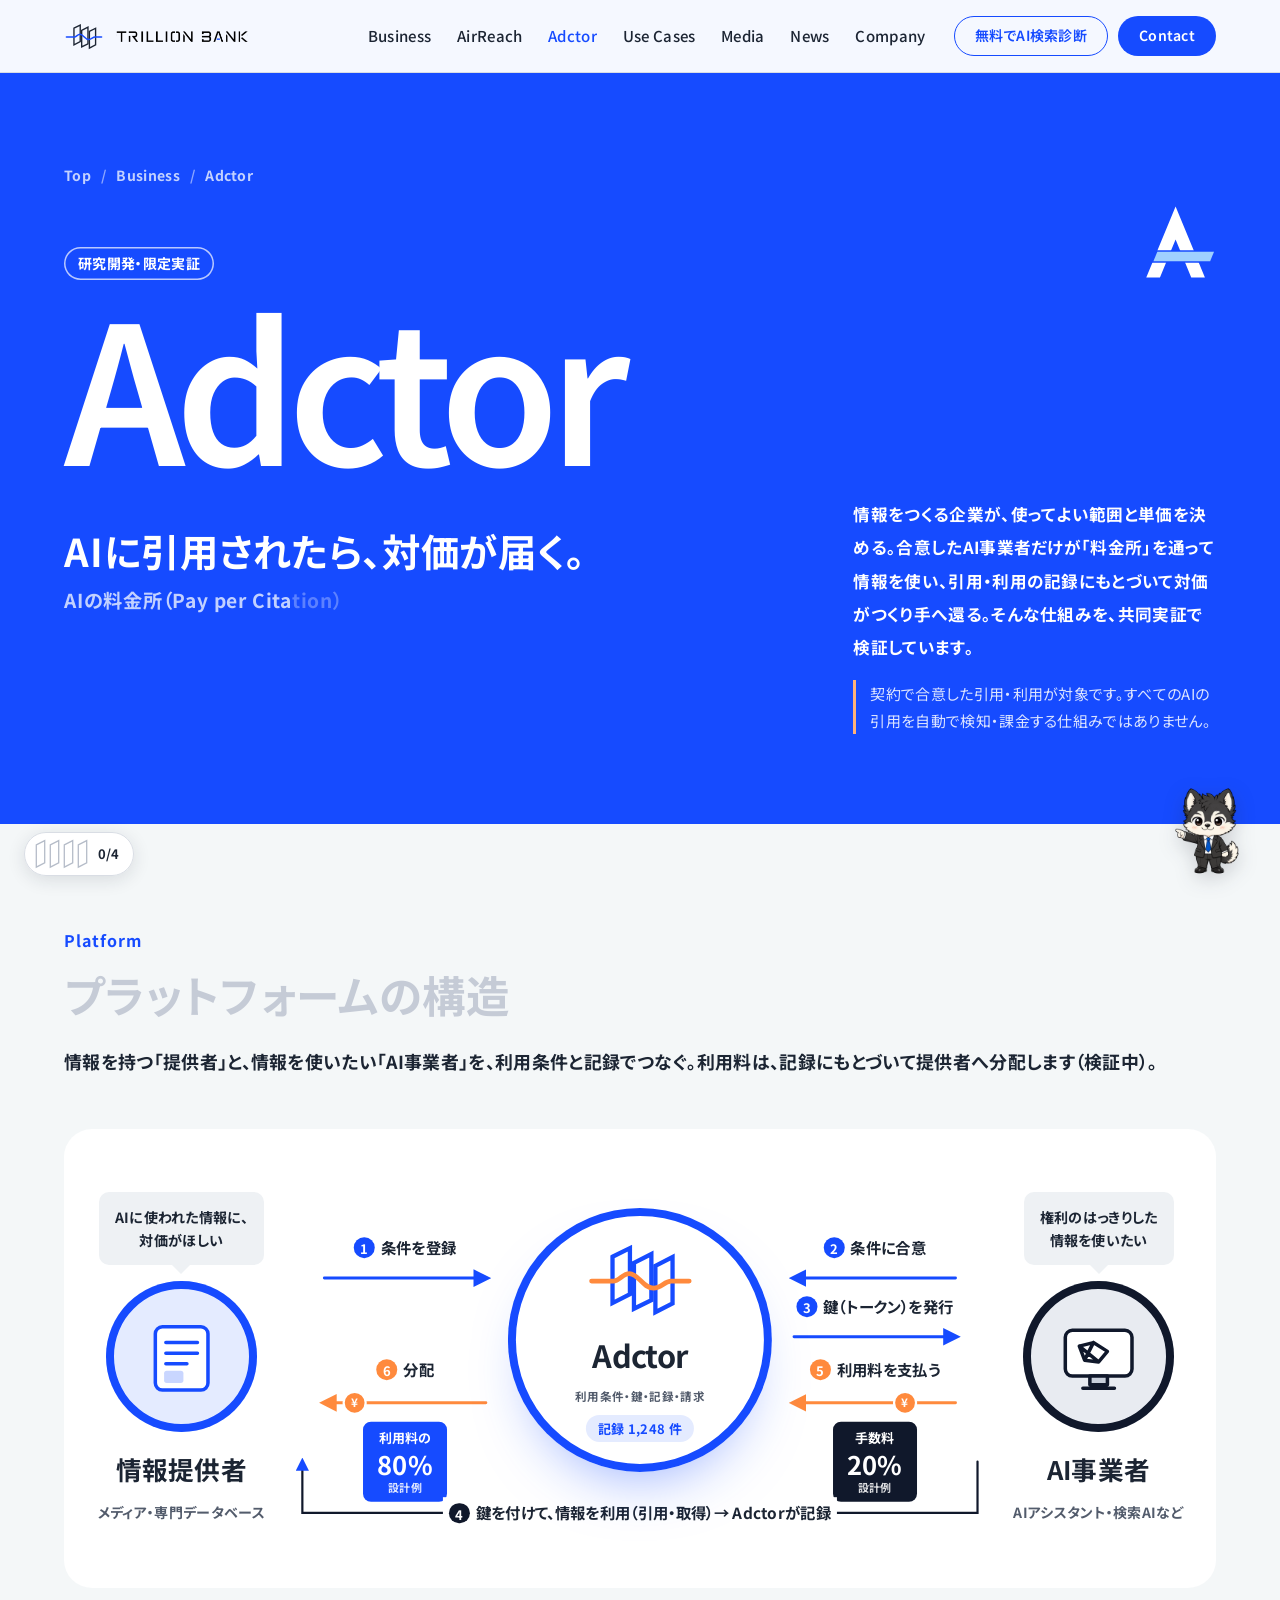
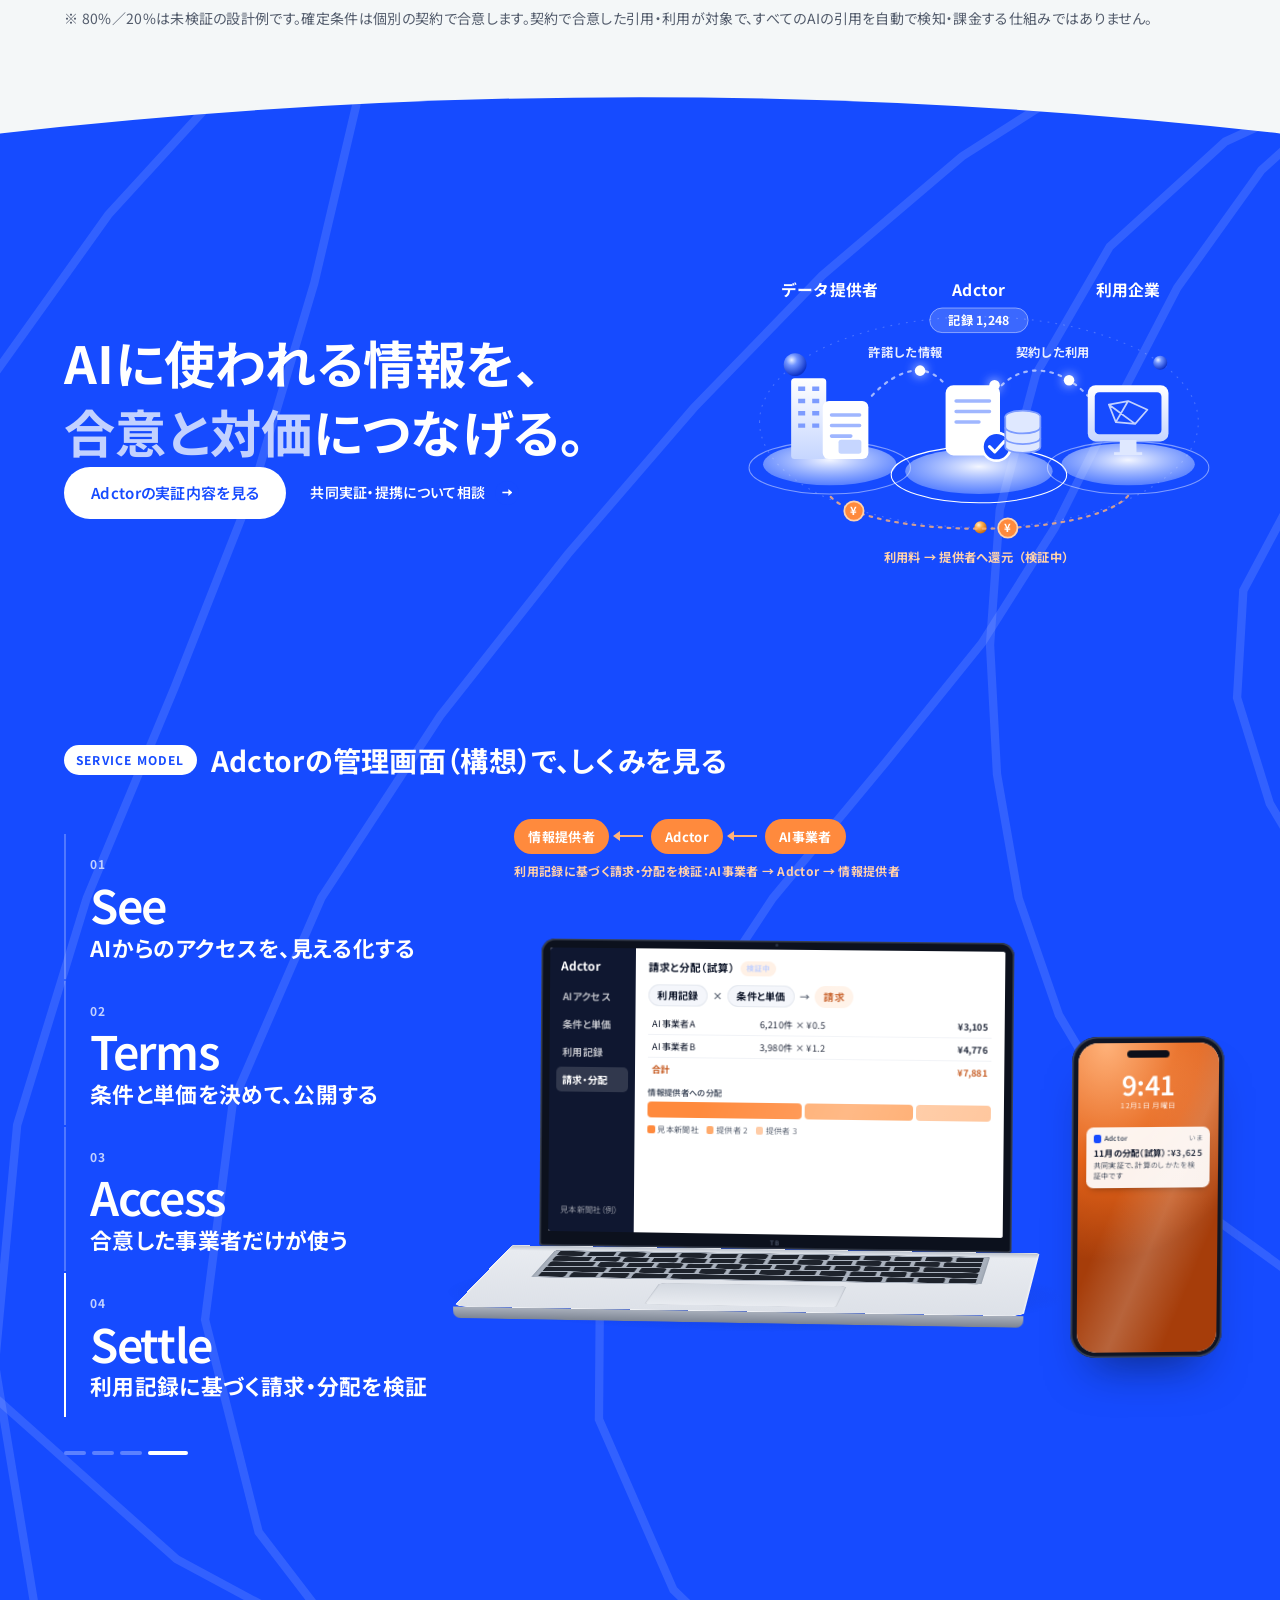
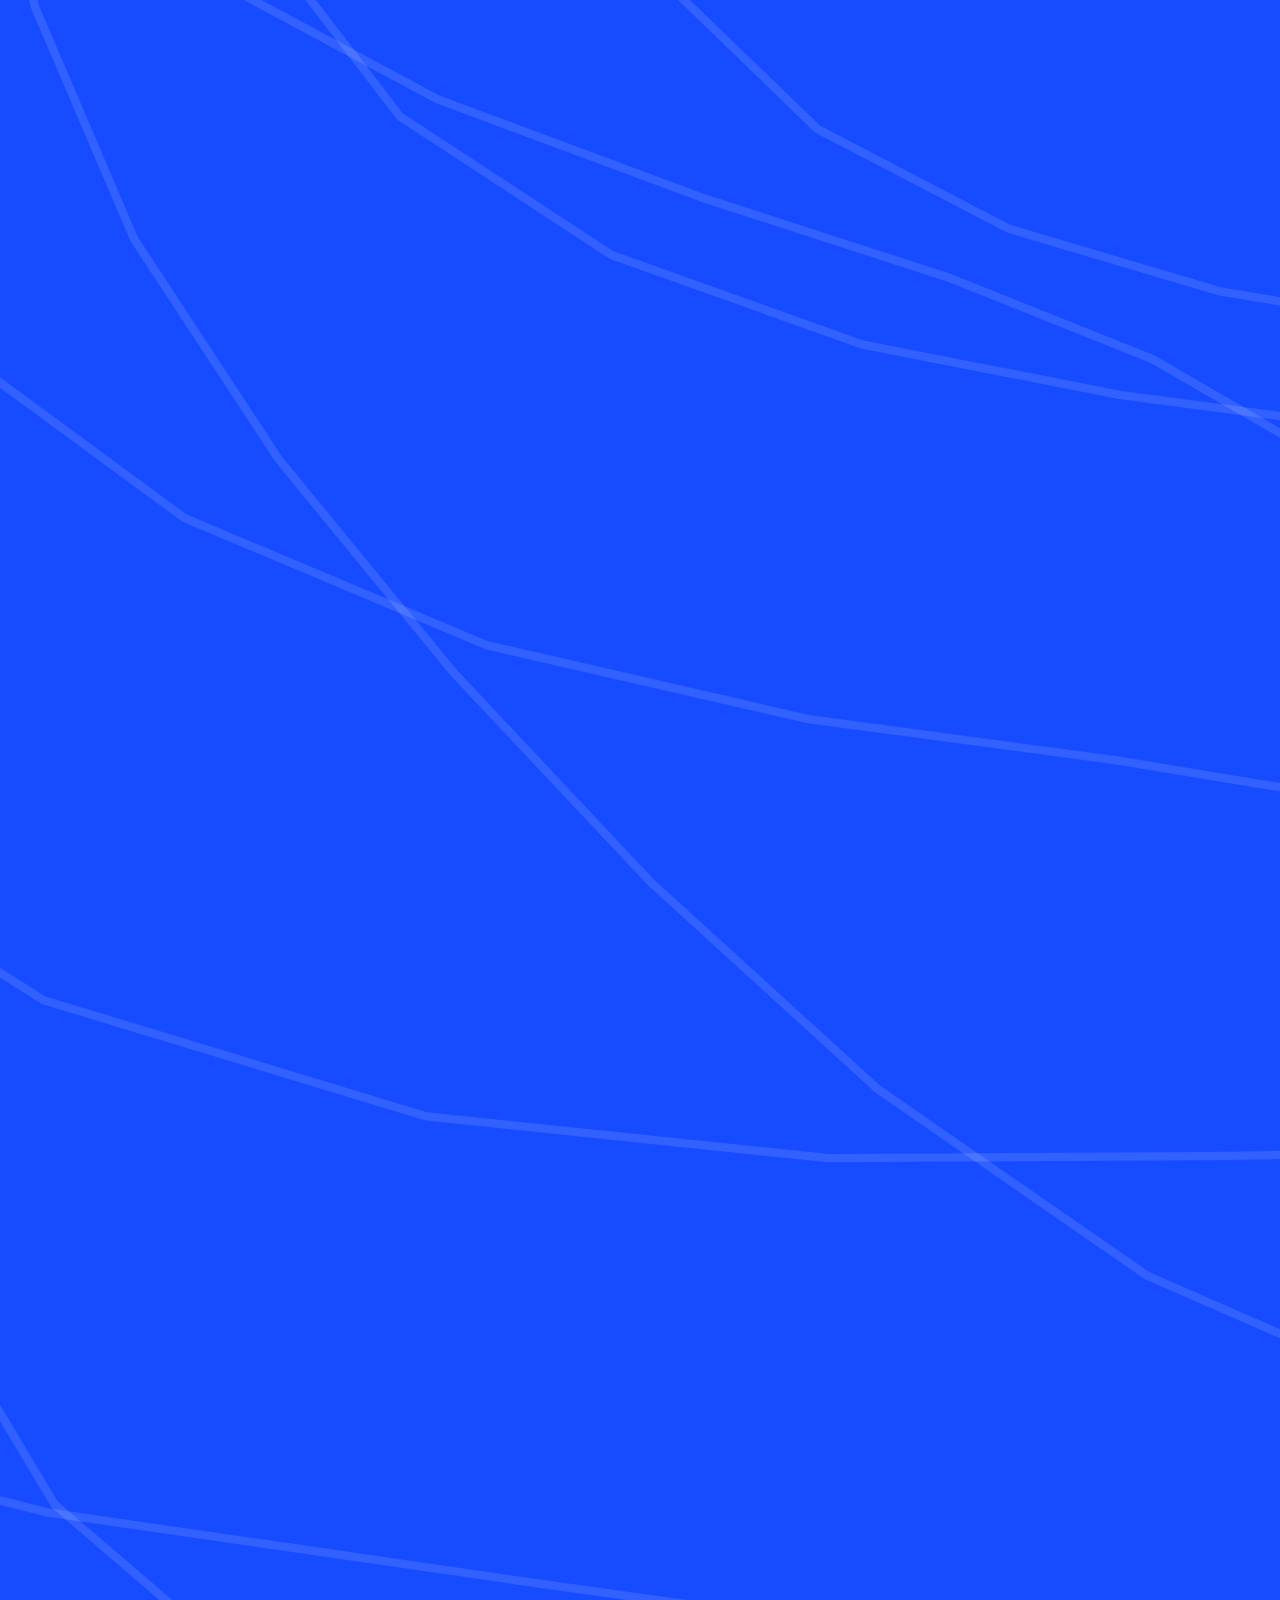
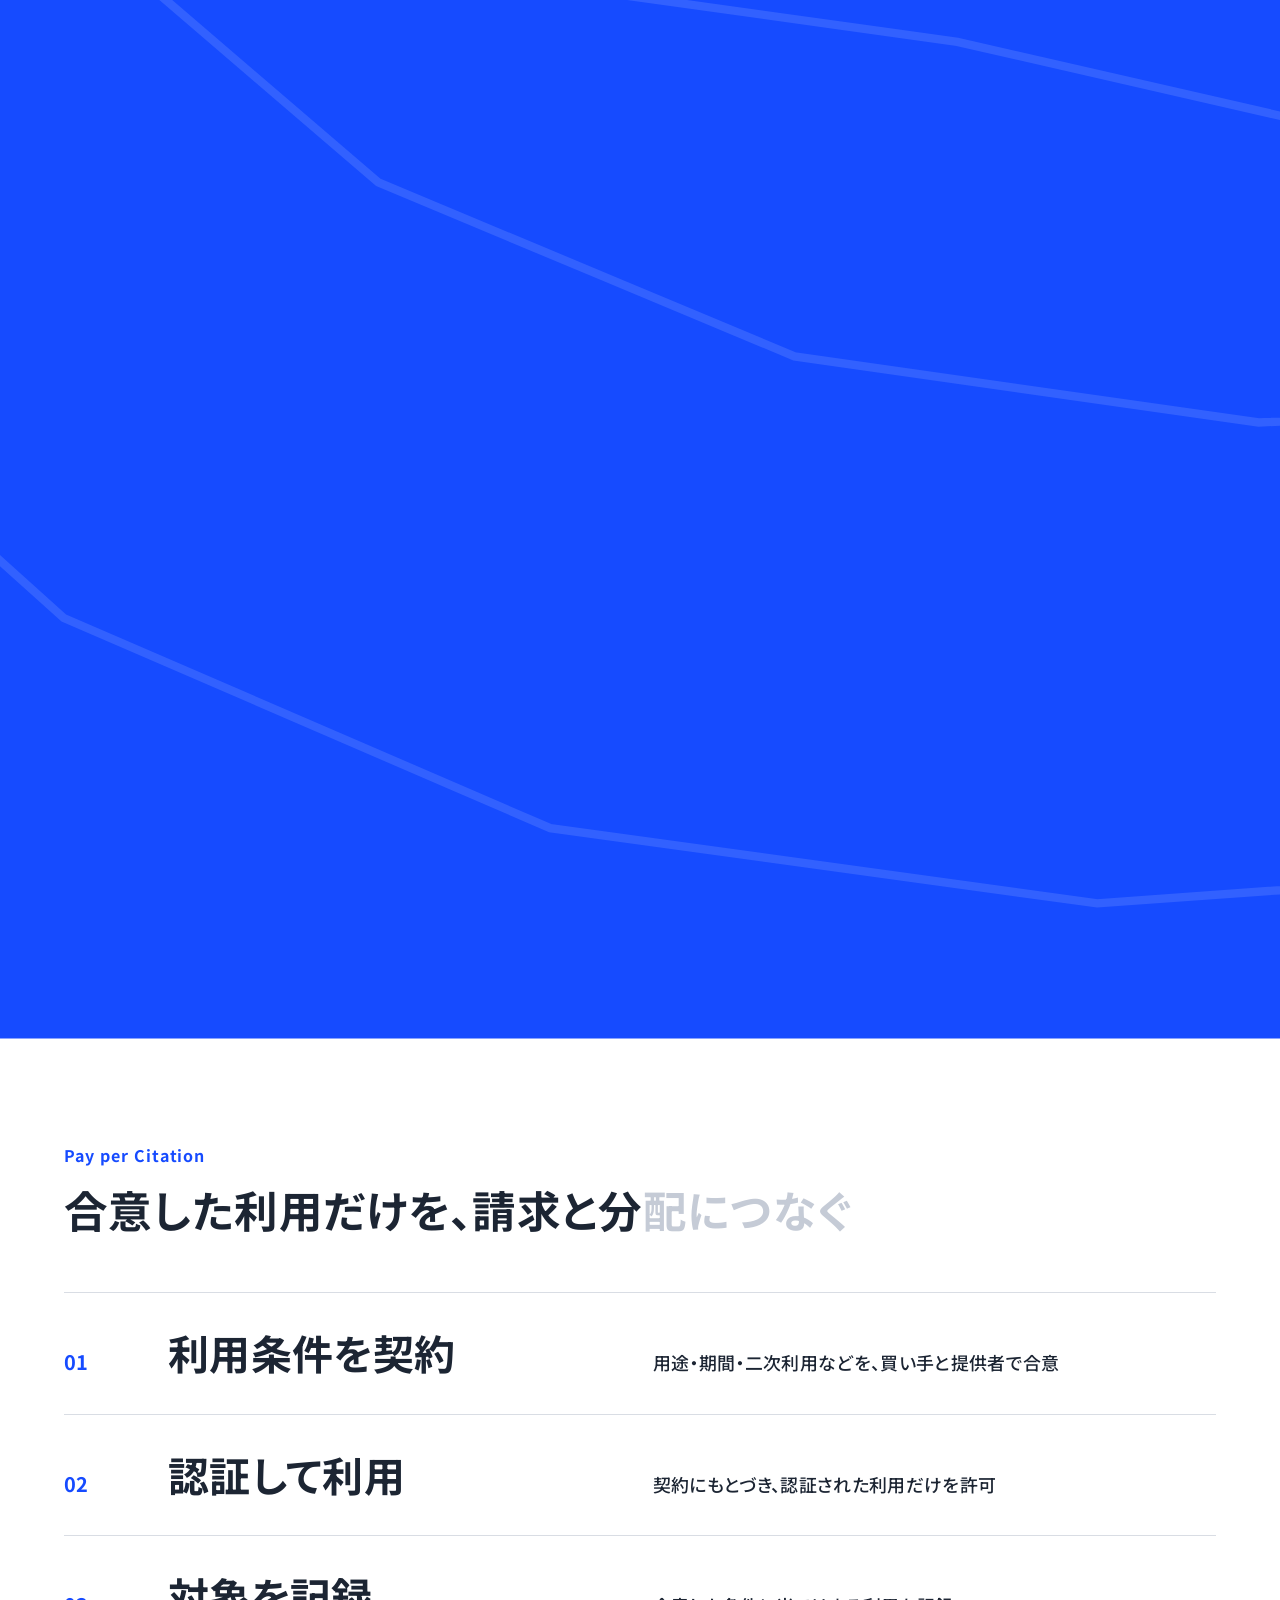
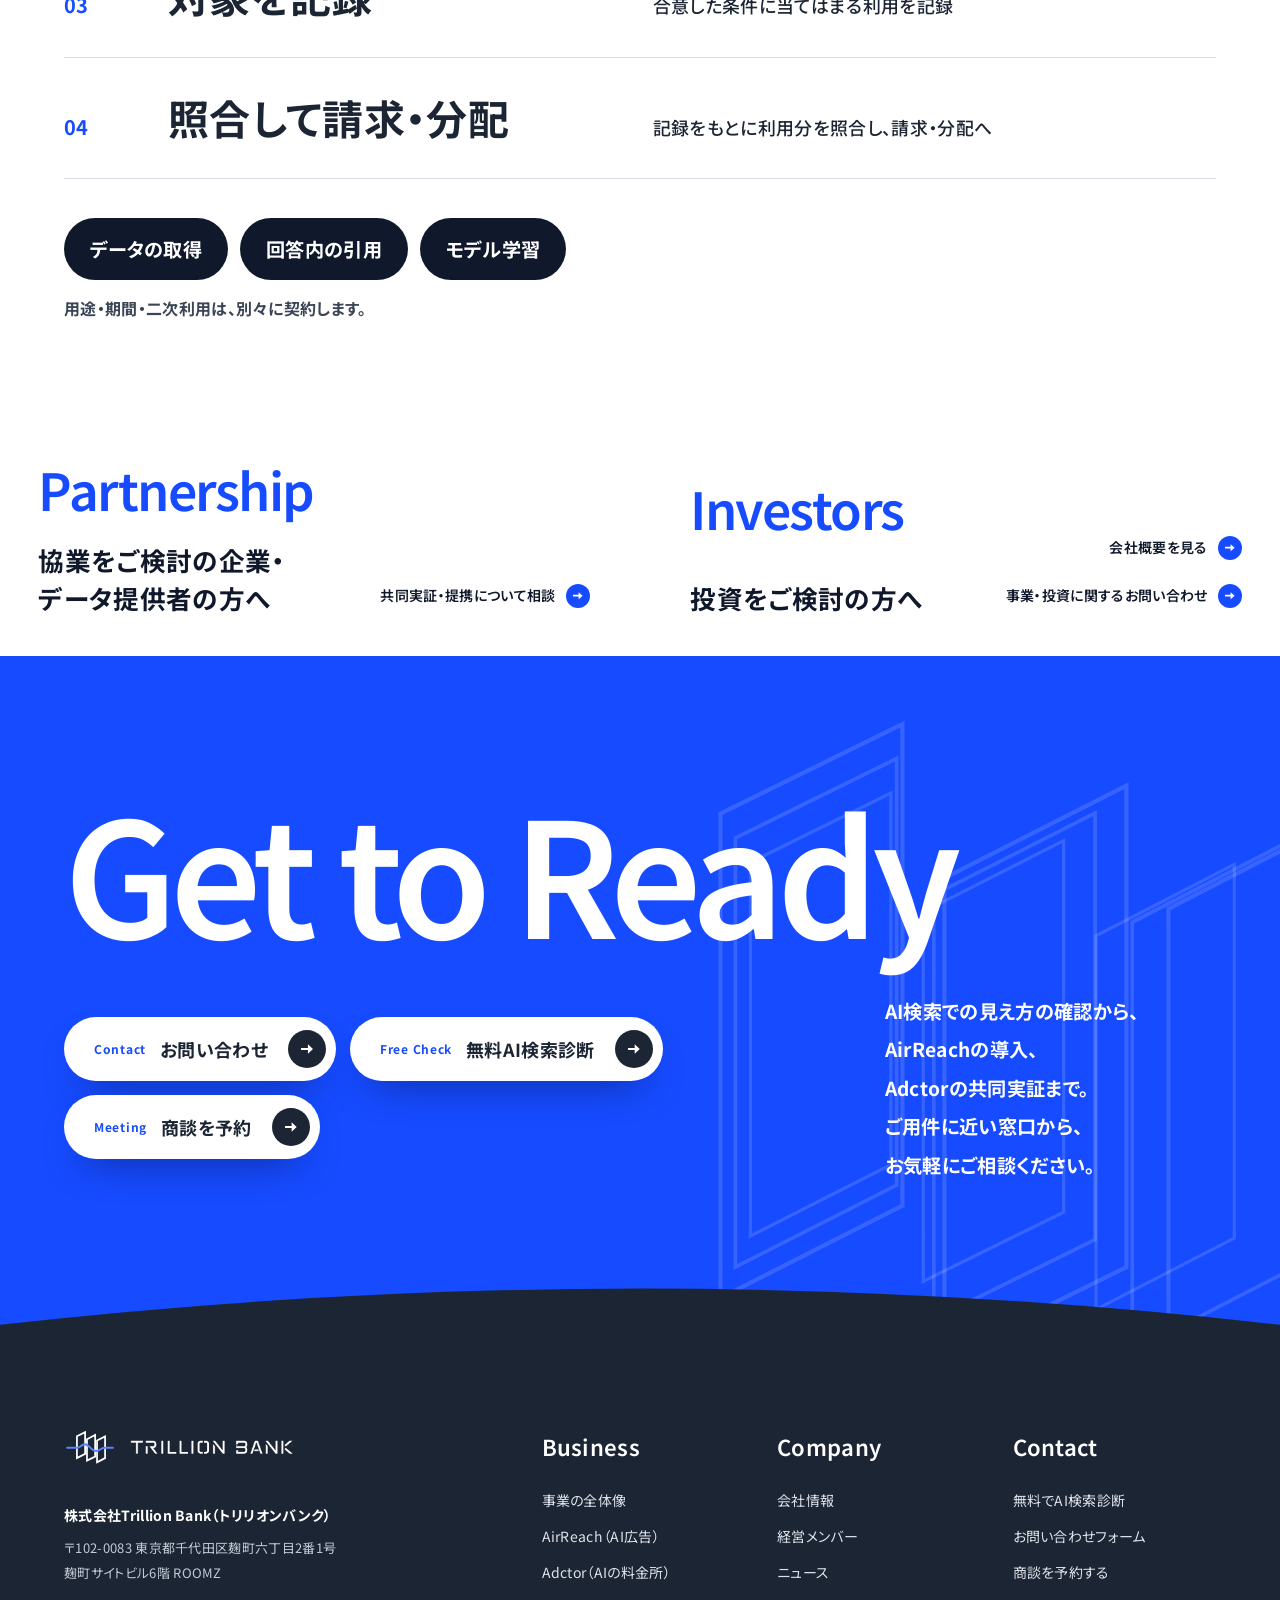
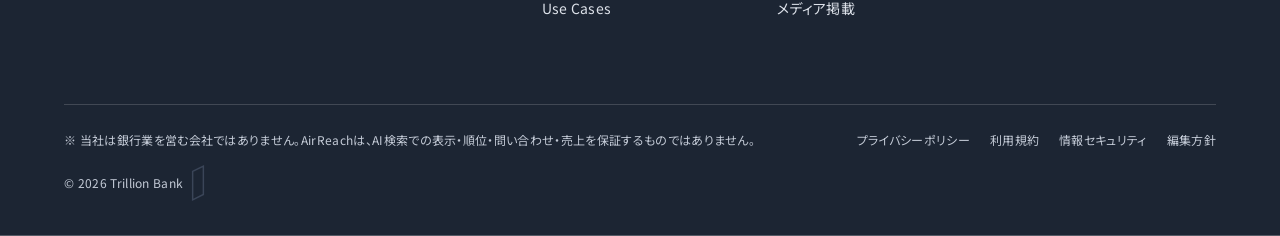
<file: adctor.html>
<!doctype html>
<html lang="ja">
<head>
<meta charset="utf-8">
<meta name="viewport" content="width=device-width, initial-scale=1">
<title>Adctor（AIの料金所）｜株式会社Trillion Bank</title>
<meta name="description" content="Adctorは、AIに引用・利用された情報に対価が届く「AIの料金所（Pay per Citation／ペイウォール）」です。研究開発・限定実証の段階で、共同実証のパートナーを募集しています。">
<meta name="theme-color" content="#164bff">
<link rel="icon" href="assets/favicon.png">
<link rel="preconnect" href="https://fonts.googleapis.com">
<link rel="preconnect" href="https://fonts.gstatic.com" crossorigin>
<link rel="stylesheet" href="https://fonts.googleapis.com/css2?family=Google+Sans+Flex:wght@400..700&amp;family=Noto+Sans+JP:wght@400;500;700&amp;display=swap">
<link rel="stylesheet" href="style.css">
<link rel="stylesheet" href="gp-motion.css">
<link rel="stylesheet" href="site.css">
<script>document.documentElement.classList.add('js');</script>
</head>
<body class="page page--adctor">
<!-- このファイルは tools/build_pages.py が pages_src/adctor.html から作ります。直接編集しないでください -->
<!-- SITE:symbols -->
<!-- ロゴシンボルの部品（3枚のフレームと青い線） -->
<svg width="0" height="0" style="position:absolute" aria-hidden="true">
  <defs>
    <g id="tb-frames">
      <path d="M103 74 L168 42 L168 214 L103 247 Z"/>
      <path d="M183 97 L248 64 L248 236 L183 268 Z"/>
      <path d="M263 108 L327 75 L327 248 L263 281 Z"/>
    </g>
    <path id="tb-frame" d="M4 18 L30 5 L30 74 L4 87 Z"/>
    <path id="tb-wave" d="M25 165 H105 C130 165 140 137 166 137 C200 137 216 191 256 191 C286 191 296 165 322 165 H389"/>
  </defs>
</svg>
<!-- /SITE:symbols -->

<a class="skip" href="#main">本文へスキップ</a>

<!-- SITE:header -->
<header class="header" id="header">
  <div class="header__inner">
    <a href="index.html" class="header__logo" aria-label="Trillion Bank トップへ" data-cursor="Top">
      <svg class="header__symbol" viewBox="0 0 414 318" aria-hidden="true">
        <use href="#tb-frames" class="sym-frames"/>
        <path class="sym-wave" pathLength="1" d="M25 165 H105 C130 165 140 137 166 137 C200 137 216 191 256 191 C286 191 296 165 322 165 H389"/>
      </svg>
      <img class="header__wordmark" src="assets/tb-wordmark.webp" alt="" width="2048" height="201">
    </a>
    <nav class="header__nav" aria-label="グローバルナビゲーション">
      <ul>
        <li class="has-mega"><a href="business.html" data-page="business" data-roll>Business</a>
          <div class="mega" id="megaBusiness">
            <div class="mega__inner">
              <p class="mega__lead"><span class="mega__en">Business</span>AIに届く入口と、使われた価値が還る仕組み</p>
              <a class="mega__card" href="airreach.html">
                <span class="mega__thumb mega__thumb--logo" aria-hidden="true"><img src="assets/logos/airreach-symbol.png" alt="" width="145" height="318"></span>
                <span class="mega__body"><span class="mega__state">提供中</span><b>AirReach</b><span>AI広告（AI検索対策）</span></span>
                <i class="mega__go" aria-hidden="true"></i>
              </a>
              <a class="mega__card mega__card--navy" href="adctor.html">
                <span class="mega__thumb mega__thumb--logo" aria-hidden="true"><img src="assets/logos/adctor-symbol-navy.svg" alt="" width="224" height="236"></span>
                <span class="mega__body"><span class="mega__state">研究開発・限定実証</span><b>Adctor</b><span>AIの料金所（Pay per Citation）</span></span>
                <i class="mega__go" aria-hidden="true"></i>
              </a>
              <ul class="mega__links">
                <li><a href="business.html">事業の全体像</a></li>
                <li><a href="usecases.html">立場から探す</a></li>
                <li><a href="#contact">導入・共同実証の相談</a></li>
              </ul>
            </div>
          </div>
        </li>
        <li><a href="airreach.html" data-page="airreach" data-roll>AirReach</a></li>
        <li><a href="adctor.html" data-page="adctor" aria-current="page" data-roll>Adctor</a></li>
        <li><a href="usecases.html" data-page="usecases" data-roll>Use Cases</a></li>
        <li><a href="media.html" data-page="media" data-roll>Media</a></li>
        <li><a href="news.html" data-page="news" data-roll>News</a></li>
        <li><a href="company.html" data-page="company" data-roll>Company</a></li>
      </ul>
    </nav>
    <div class="header__actions">
      <a class="pill pill--ghost magnetic" href="https://trillion-bank.jp/#diagnose" data-cursor="診断へ"><span class="pc-only">無料で</span>AI検索診断</a>
      <a class="pill pill--blue magnetic header__contact" href="#contact" data-cursor="相談する">Contact</a>
      <button type="button" class="header__menu" id="menuButton" aria-expanded="false" aria-controls="drawer" aria-label="メニューを開く"><span></span><span></span></button>
    </div>
  </div>
</header>

<div class="drawer" id="drawer" hidden>
  <nav aria-label="メニュー">
    <a href="index.html" data-page="top"><span>Top</span>トップ</a>
    <a href="business.html" data-page="business"><span>Business</span>事業の全体像</a>
    <a href="airreach.html" data-page="airreach"><span>AirReach</span>AI広告（AI検索対策）</a>
    <a href="adctor.html" data-page="adctor" aria-current="page"><span>Adctor</span>AIの料金所（Pay per Citation）</a>
    <a href="usecases.html" data-page="usecases"><span>Use Cases</span>立場から探す</a>
    <a href="media.html" data-page="media"><span>Media</span>メディア掲載</a>
    <a href="news.html" data-page="news"><span>News</span>ニュース</a>
    <a href="company.html" data-page="company"><span>Company</span>会社情報・経営メンバー</a>
  </nav>
  <div class="drawer__actions">
    <a class="pill pill--white pill--lg" href="https://trillion-bank.jp/#diagnose">無料でAI検索診断</a>
    <a class="pill pill--outline-white pill--lg" href="#contact">お問い合わせ・ご相談</a>
  </div>
</div>
<!-- /SITE:header -->

<main id="main">
<section class="phero phero--navy" aria-labelledby="ph-title">
  <div class="phero__inner">
    <nav class="crumbs" aria-label="現在地"><ol><li><a href="index.html">Top</a></li><li><a href="business.html">Business</a></li><li><span aria-current="page">Adctor</span></li></ol></nav>
    <p class="phero__tag">研究開発・限定実証</p>
    <p class="phero__logo" aria-hidden="true"><img src="assets/logos/adctor-symbol-white.svg" alt="" width="224" height="236"></p>
    <p class="phero__en" aria-hidden="true">Adctor</p>
    <h1 class="phero__title" id="ph-title"><span class="nb">AIに引用されたら、</span><span class="nb">対価が届く。</span><span class="phero__sub">AIの料金所（Pay per Citation）</span></h1>
    <p class="phero__lead">情報をつくる企業が、使ってよい範囲と単価を決める。合意したAI事業者だけが「料金所」を通って情報を使い、引用・利用の記録にもとづいて対価がつくり手へ還る。そんな仕組みを、共同実証で検証しています。</p>
    <p class="phero__note">契約で合意した引用・利用が対象です。すべてのAIの引用を自動で検知・課金する仕組みではありません。</p>
  </div>
</section>

<section class="pfm" aria-labelledby="pfm-title">
  <div class="pfm__inner">
    <h2 class="sec-h" id="pfm-title"><span class="sec-h__en" aria-hidden="true">Platform</span><span class="sec-h__ja">プラットフォームの構造</span></h2>
    <p class="pfm__lead">情報を持つ「提供者」と、情報を使いたい「AI事業者」を、利用条件と記録でつなぐ。利用料は、記録にもとづいて提供者へ分配します（検証中）。</p>
    <div class="pfm__fig" role="img" aria-label="提供者が利用条件を登録し、AI事業者が条件に合意して鍵を受け取る。AI事業者は鍵を付けて情報を利用し、Adctorが記録する。利用料はAI事業者からAdctorへ支払われ、手数料を除いて提供者へ分配される。">
      <div class="pfm__side pfm__side--l">
        <p class="pfm__wish">AIに使われた情報に、<br>対価がほしい</p>
        <div class="pfm__ava pfm__ava--l"><svg viewBox="0 0 120 120" aria-hidden="true"><rect x="30" y="26" width="60" height="72" rx="8"/><path d="M42 44 H78 M42 56 H78 M42 68 H66"/><rect x="40" y="76" width="22" height="14" rx="3" class="f"/></svg></div>
        <p class="pfm__who">情報提供者</p>
        <p class="pfm__whos">メディア・専門データベース</p>
      </div>
      <div class="pfm__mid">
        <svg class="pfm__arrows" viewBox="0 0 1000 520" aria-hidden="true">
          <defs>
            <marker id="pfA" viewBox="0 0 10 10" refX="7" refY="5" markerWidth="6" markerHeight="6" orient="auto"><path d="M0 0 L10 5 L0 10 Z" fill="#164bff"/></marker>
            <marker id="pfO" viewBox="0 0 10 10" refX="7" refY="5" markerWidth="6" markerHeight="6" orient="auto"><path d="M0 0 L10 5 L0 10 Z" fill="#ff8a3d"/></marker>
          </defs>
          <path class="pf-a" style="--i:0" d="M70 150 H290" marker-end="url(#pfA)"/>
          <path class="pf-a" style="--i:1" d="M930 150 H710" marker-end="url(#pfA)"/>
          <path class="pf-a" style="--i:2" d="M710 230 H930" marker-end="url(#pfA)"/>
          <path class="pf-a pf-a--o" style="--i:4" d="M930 320 H710" marker-end="url(#pfO)"/>
          <path class="pf-a pf-a--o" style="--i:5" d="M290 320 H70" marker-end="url(#pfO)"/>
          <path class="pf-a pf-a--loop" style="--i:3" d="M960 400 V470 H40 V400" marker-end="url(#pfA)"/>
          <g class="pf-coin" style="--i:4"><circle r="15"/><text y="5">¥</text><animateMotion dur="2.4s" repeatCount="indefinite" path="M930 320 H710"/></g>
          <g class="pf-coin" style="--i:5"><circle r="15"/><text y="5">¥</text><animateMotion dur="2.4s" begin="-1.2s" repeatCount="indefinite" path="M290 320 H70"/></g>
        </svg>
        <p class="pf-l" style="--i:0;left:18%;top:21%"><b>1</b>条件を登録</p>
        <p class="pf-l" style="--i:1;left:82%;top:21%"><b>2</b>条件に合意</p>
        <p class="pf-l" style="--i:2;left:82%;top:36.5%"><b>3</b>鍵（トークン）を発行</p>
        <p class="pf-l pf-l--o" style="--i:4;left:82%;top:53%"><b>5</b>利用料を支払う</p>
        <p class="pf-l pf-l--o" style="--i:5;left:18%;top:53%"><b>6</b>分配</p>
        <p class="pf-tag" style="--i:5;left:18%;top:77%">利用料の<br><b>80%</b><small>設計例</small></p>
        <p class="pf-tag pf-tag--n" style="--i:4;left:82%;top:77%">手数料<br><b>20%</b><small>設計例</small></p>
        <p class="pf-l pf-l--loop" style="--i:3;left:50%;top:90.5%"><b>4</b>鍵を付けて、情報を利用（引用・取得）→ Adctorが記録</p>
        <div class="pfm__core">
          <svg viewBox="0 0 414 318" aria-hidden="true"><use href="#tb-frames" class="f"/><use href="#tb-wave" class="w"/></svg>
          <b>Adctor</b>
          <span>利用条件・鍵・記録・請求</span>
          <i class="pfm__count">記録 <em>1,248</em> 件</i>
        </div>
      </div>
      <div class="pfm__side pfm__side--r">
        <p class="pfm__wish">権利のはっきりした<br>情報を使いたい</p>
        <div class="pfm__ava pfm__ava--r"><svg viewBox="0 0 120 120" aria-hidden="true"><rect x="22" y="30" width="76" height="52" rx="8"/><path d="M38 48 L54 44 L70 54 L60 66 L44 64 Z M38 48 L60 66 M54 44 L44 64"/><path d="M50 82 H70 V92 H50 Z M42 96 H78" class="s"/></svg></div>
        <p class="pfm__who">AI事業者</p>
        <p class="pfm__whos">AIアシスタント・検索AIなど</p>
      </div>
    </div>
    <p class="pfm__note">※ 80%／20%は未検証の設計例です。確定条件は個別の契約で合意します。契約で合意した引用・利用が対象で、すべてのAIの引用を自動で検知・課金する仕組みではありません。</p>
  </div>
</section>

<div class="bz">
<article class="bz-band bz-band--blue" id="adctor" aria-labelledby="adctor-title" data-curve>
    <svg class="bz-band__contour" viewBox="0 0 800 600" preserveAspectRatio="xMidYMid slice" aria-hidden="true"><path d="M704.5 120.0 L702.7 128.7 L699.7 137.1 L695.4 145.0 L689.4 152.1 L681.6 157.8 L672.1 161.7 L661.8 163.6 L651.7 164.0 L642.7 163.8 L634.8 164.3 L627.6 166.1 L620.0 169.4 L611.2 173.3 L601.1 176.6 L590.0 178.0 L578.9 176.9 L569.0 173.2 L560.8 167.4 L554.2 160.4 L548.9 152.8 L544.5 145.0 L540.9 136.9 L538.7 128.6 L538.4 120.0 L540.6 111.6 L545.2 104.0 L551.6 97.3 L558.6 91.6 L565.4 86.5 L571.7 81.4 L577.7 75.9 L584.2 70.5 L591.8 65.6 L600.7 62.3 L610.3 61.1 L620.0 62.2 L629.1 65.0 L637.3 68.3 L645.2 71.4 L653.4 73.7 L662.5 75.7 L672.5 78.0 L682.7 81.5 L691.8 86.8 L698.9 93.9 L703.2 102.2 L704.9 111.1 Z"/><path d="M746.0 120.0 L741.9 132.8 L735.4 144.7 L728.5 155.9 L722.0 167.1 L715.8 178.8 L708.6 190.9 L699.1 202.4 L686.3 211.9 L670.6 217.8 L653.3 219.5 L636.0 217.3 L620.0 212.6 L605.7 206.9 L592.8 201.3 L580.5 196.2 L568.7 191.1 L557.3 185.4 L547.0 178.4 L538.1 170.3 L530.7 161.3 L523.7 151.9 L516.3 142.2 L507.8 131.8 L498.6 120.0 L490.5 106.4 L485.8 91.2 L486.7 75.8 L494.1 61.9 L507.4 50.9 L524.5 43.6 L543.1 39.8 L560.9 38.2 L577.2 37.3 L592.0 36.4 L606.1 35.2 L620.0 34.6 L634.0 35.2 L647.5 37.8 L660.3 42.2 L672.1 47.8 L683.5 53.8 L695.2 59.8 L707.7 66.2 L720.5 73.6 L732.4 82.8 L741.5 94.0 L746.2 106.7 Z"/><path d="M788.1 120.0 L790.8 138.0 L788.1 156.0 L779.7 172.9 L766.9 187.9 L751.6 200.8 L735.7 212.6 L719.8 224.1 L703.5 235.8 L685.6 246.8 L665.4 255.4 L643.0 259.5 L620.0 257.7 L598.6 250.1 L580.4 238.3 L565.7 224.9 L553.4 212.2 L541.6 201.8 L528.4 193.3 L513.4 185.5 L497.3 176.7 L482.1 165.7 L469.4 152.3 L460.2 136.8 L454.4 120.0 L451.3 102.2 L450.3 83.6 L451.7 64.2 L456.9 44.7 L467.5 26.4 L484.1 11.3 L506.1 1.2 L531.4 -2.7 L557.2 -1.3 L581.0 3.4 L601.7 8.8 L620.0 12.7 L637.4 14.1 L655.5 14.0 L674.8 14.2 L694.5 16.8 L713.1 22.9 L729.3 32.5 L742.6 44.8 L753.5 58.4 L763.2 72.5 L772.6 87.3 L781.4 103.0 Z"/><path d="M843.8 120.0 L844.2 143.6 L835.3 166.2 L817.6 185.5 L794.0 200.4 L768.5 211.1 L744.3 219.4 L722.9 227.3 L703.8 236.2 L685.4 246.2 L665.6 256.3 L643.8 264.6 L620.0 270.1 L594.9 272.5 L569.0 272.4 L542.0 270.7 L513.3 267.8 L483.2 262.7 L452.9 253.7 L425.5 239.4 L404.8 219.4 L394.1 194.9 L394.3 168.4 L404.0 142.8 L419.1 120.0 L435.3 100.5 L449.1 83.4 L459.6 66.8 L468.1 49.8 L477.2 32.3 L489.3 15.4 L505.6 0.7 L525.5 -10.9 L547.7 -19.6 L571.0 -26.4 L594.9 -32.4 L620.0 -38.1 L646.8 -42.8 L675.1 -44.6 L703.6 -41.5 L730.2 -32.7 L752.8 -18.4 L770.7 -0.5 L784.9 18.8 L797.4 38.1 L810.1 57.0 L823.5 76.4 L835.7 97.3 Z"/><path d="M871.1 120.0 L869.4 146.3 L860.1 171.5 L843.7 194.1 L822.9 213.7 L800.5 230.8 L778.3 246.7 L756.6 262.5 L734.1 278.1 L709.1 292.0 L681.0 302.1 L650.7 306.7 L620.0 305.4 L590.4 299.9 L562.1 292.9 L533.7 286.7 L503.0 282.1 L468.9 277.6 L432.0 270.4 L395.9 257.5 L365.5 237.6 L345.2 211.1 L337.5 180.6 L341.5 149.3 L354.2 120.0 L371.3 93.8 L389.6 70.6 L407.7 49.6 L426.2 30.5 L446.3 13.4 L468.8 -0.9 L493.3 -12.1 L518.4 -20.7 L543.0 -28.8 L567.0 -38.3 L591.9 -50.7 L620.0 -65.1 L652.7 -78.9 L689.6 -87.9 L728.1 -88.7 L764.0 -79.5 L793.7 -61.1 L815.5 -36.4 L830.3 -9.1 L840.7 18.1 L849.6 43.9 L858.5 68.9 L866.5 94.0 Z"/><path d="M922.2 120.0 L924.4 152.1 L920.0 184.3 L906.8 215.0 L884.6 242.2 L855.6 264.6 L823.3 282.6 L790.5 297.8 L758.4 311.8 L726.3 325.2 L692.7 336.9 L656.9 344.3 L620.0 344.8 L584.3 337.2 L552.1 322.9 L524.2 305.0 L499.2 287.3 L473.7 272.5 L444.2 260.7 L409.3 249.4 L370.8 235.1 L333.4 215.0 L303.0 187.9 L284.3 155.4 L279.2 120.0 L286.2 84.8 L302.1 51.9 L323.6 21.8 L348.5 -5.4 L376.6 -29.4 L408.5 -49.2 L444.4 -63.1 L482.9 -70.0 L521.5 -70.2 L557.6 -66.3 L590.0 -62.0 L620.0 -60.8 L650.3 -64.4 L684.1 -71.5 L722.7 -78.4 L764.7 -80.5 L806.2 -74.1 L842.6 -58.1 L870.6 -33.8 L889.5 -4.5 L901.5 26.7 L909.8 57.9 L916.6 88.8 Z"/><path d="M943.6 120.0 L934.1 153.1 L917.3 183.7 L893.1 210.5 L863.7 232.5 L833.2 250.9 L805.3 268.2 L781.4 288.3 L759.9 313.8 L736.4 344.7 L706.3 377.7 L667.2 406.9 L620.0 426.4 L568.6 432.3 L518.2 424.0 L472.9 404.2 L434.2 377.4 L401.6 347.7 L373.2 317.5 L348.1 286.9 L327.3 255.2 L313.0 221.7 L307.3 187.0 L310.5 152.6 L320.5 120.0 L333.1 89.8 L344.5 60.9 L353.2 31.6 L360.6 0.2 L370.8 -33.0 L388.1 -65.5 L415.1 -93.7 L451.0 -114.2 L492.8 -125.7 L536.3 -129.9 L578.8 -130.4 L620.0 -131.1 L661.8 -133.8 L706.3 -137.8 L754.4 -139.5 L803.8 -134.7 L850.4 -120.2 L889.4 -95.5 L917.9 -62.8 L935.5 -25.7 L944.4 12.5 L947.8 49.7 L947.5 85.5 Z"/><path d="M1001.9 120.0 L1011.0 161.2 L1008.8 203.3 L997.7 245.2 L980.0 286.3 L956.5 326.6 L926.1 364.8 L886.8 398.2 L838.2 422.4 L782.3 433.5 L723.8 430.0 L668.4 413.9 L620.0 390.6 L579.4 366.9 L543.6 348.3 L507.8 336.6 L468.3 330.1 L424.2 324.2 L378.0 313.6 L334.5 295.3 L298.2 268.6 L271.2 235.6 L252.7 198.7 L240.1 160.0 L231.1 120.0 L225.7 78.5 L226.3 35.6 L236.6 -7.0 L259.5 -46.5 L294.6 -79.8 L338.7 -105.0 L387.0 -122.9 L435.1 -136.2 L481.0 -148.4 L525.7 -161.5 L571.5 -174.8 L620.0 -184.7 L670.5 -186.6 L719.5 -177.1 L762.8 -155.8 L797.3 -125.7 L823.3 -92.0 L844.2 -59.4 L865.2 -30.5 L890.4 -4.9 L920.5 20.4 L952.6 48.7 L981.5 81.9 Z"/><path d="M1112.9 120.0 L1114.0 172.0 L1095.3 221.9 L1062.4 266.6 L1021.5 305.4 L977.0 339.1 L930.4 368.3 L881.2 392.3 L828.7 409.1 L773.8 417.0 L719.0 415.7 L667.3 407.6 L620.0 397.3 L575.7 389.3 L530.8 386.2 L481.7 387.0 L427.1 387.3 L369.3 381.3 L314.3 364.6 L268.6 335.7 L236.7 297.0 L218.9 252.9 L211.2 207.6 L207.9 163.4 L204.5 120.0 L200.3 75.8 L198.3 29.6 L204.2 -17.8 L222.7 -63.5 L255.3 -103.8 L300.1 -135.9 L352.1 -159.3 L406.7 -175.6 L460.8 -187.6 L513.8 -196.9 L566.8 -203.2 L620.0 -204.0 L672.1 -196.3 L720.1 -178.9 L761.5 -153.3 L795.9 -123.7 L826.1 -94.9 L857.8 -70.2 L896.1 -49.5 L943.4 -29.4 L996.8 -4.9 L1048.8 28.1 L1090.1 70.5 Z"/><path d="M1046.4 120.0 L1043.8 164.6 L1039.9 210.0 L1034.2 257.3 L1022.9 306.1 L1001.2 354.0 L966.1 396.9 L918.3 431.0 L861.6 454.7 L801.1 469.7 L740.6 479.9 L680.8 489.4 L620.0 499.8 L556.0 508.8 L488.9 511.5 L422.2 502.0 L362.4 477.0 L315.9 437.1 L286.1 387.1 L271.6 333.9 L266.5 283.3 L263.5 238.1 L256.9 197.8 L245.4 159.5 L231.8 120.0 L221.4 78.0 L218.7 34.0 L225.6 -10.7 L240.7 -55.2 L261.9 -99.8 L287.8 -145.8 L319.4 -193.4 L359.8 -240.6 L411.7 -282.2 L475.5 -311.5 L547.2 -322.4 L620.0 -312.6 L686.6 -284.8 L742.5 -245.6 L787.5 -203.6 L825.8 -165.2 L862.7 -133.0 L901.8 -105.4 L942.9 -78.2 L982.2 -47.3 L1014.2 -10.6 L1035.3 31.0 L1045.0 75.2 Z"/><path d="M1092.8 120.0 L1056.6 166.0 L1023.3 206.4 L997.4 245.1 L977.9 285.3 L959.4 328.4 L935.8 372.7 L903.0 415.0 L860.0 452.6 L808.7 484.5 L751.3 511.9 L688.5 536.5 L620.0 558.5 L545.1 574.9 L465.7 580.6 L387.1 569.8 L317.2 539.6 L263.7 491.5 L230.8 431.3 L216.9 367.4 L214.9 307.1 L215.5 254.0 L211.3 207.6 L199.9 164.3 L184.7 120.0 L173.0 72.9 L171.5 23.9 L184.0 -24.5 L209.5 -69.6 L244.1 -110.8 L283.3 -149.4 L325.1 -187.5 L370.4 -225.8 L422.0 -262.4 L481.8 -292.6 L549.0 -311.2 L620.0 -315.1 L689.9 -304.5 L755.1 -283.5 L815.5 -257.7 L873.6 -231.3 L932.3 -205.6 L992.5 -178.0 L1050.5 -144.3 L1099.0 -101.2 L1129.7 -48.9 L1137.5 9.1 L1123.0 67.0 Z"/><path d="M1226.9 120.0 L1248.1 186.2 L1241.5 253.2 L1210.1 315.5 L1161.5 370.1 L1103.5 416.8 L1041.1 456.8 L975.8 490.9 L907.1 517.8 L834.5 534.4 L760.0 538.1 L687.3 529.1 L620.0 510.6 L559.3 488.9 L502.8 469.9 L445.6 456.8 L383.2 448.1 L314.8 438.2 L244.6 420.3 L180.6 389.7 L131.1 345.8 L100.8 292.0 L88.6 233.9 L88.3 176.0 L91.8 120.0 L93.6 64.6 L93.5 7.1 L96.5 -53.5 L110.0 -115.5 L140.3 -174.5 L188.8 -224.9 L252.5 -263.1 L325.0 -288.7 L400.3 -304.2 L474.9 -313.2 L547.9 -317.9 L620.0 -317.4 L690.5 -308.7 L756.8 -288.6 L814.7 -256.1 L861.2 -214.2 L896.8 -168.6 L926.8 -125.5 L959.5 -88.4 L1002.2 -56.5 L1057.4 -24.9 L1120.5 12.7 L1181.1 60.9 Z"/></svg>
    <div class="bz-wrap">
      <header class="bz-svc-head">
        <div>
          <p class="bz-en bz-en--md" aria-hidden="true">Ad<span>ctor</span></p>
          <h3 class="bz-svc-title" id="adctor-title"><span class="sr">Adctor：</span><span class="nb">AIに使われる情報を、</span><span class="nb"><em>合意と対価</em>に</span><span class="nb">つなげる。</span></h3>
          <div class="bz-cta">
            <a class="pill pill--white pill--lg magnetic" href="https://trillion-bank.jp/trillionbank/business/pay-per-crawl/" data-cursor="実証内容">Adctorの実証内容を見る</a>
            <a class="more" href="https://trillion-bank.jp/trillionbank/contact/" data-cursor="相談する">共同実証・提携について相談<i aria-hidden="true"></i></a>
          </div>
        </div>
        <div class="mg adx" aria-hidden="true">
          <svg viewBox="0 0 540 340">
            <defs>
              <radialGradient id="adxPf" cx=".5" cy=".4" r=".6"><stop offset="0" stop-color="#fff" stop-opacity=".95"/><stop offset="1" stop-color="#cfe0ff" stop-opacity=".35"/></radialGradient>
              <linearGradient id="adxGl" x1="0" y1="0" x2="0" y2="1"><stop offset="0" stop-color="#fff"/><stop offset="1" stop-color="#c6d6ff"/></linearGradient>
              <radialGradient id="adxBall" cx=".35" cy=".3" r=".7"><stop offset="0" stop-color="#e6eeff"/><stop offset=".35" stop-color="#6f93ff"/><stop offset="1" stop-color="#0d33c9"/></radialGradient>
              <radialGradient id="adxGold" cx=".35" cy=".3" r=".7"><stop offset="0" stop-color="#fff1d6"/><stop offset=".4" stop-color="#ffb04d"/><stop offset="1" stop-color="#c46a12"/></radialGradient>
            </defs>
            <path class="adx-orbit" d="M20 170 A250 120 0 1 1 520 170 A250 120 0 1 1 20 170"/>
            <circle r="13" fill="url(#adxBall)"><animateMotion dur="22s" repeatCount="indefinite" path="M20 170 A250 120 0 1 1 520 170 A250 120 0 1 1 20 170"/></circle>
            <circle r="8" fill="url(#adxBall)"><animateMotion dur="22s" begin="-8s" repeatCount="indefinite" path="M20 170 A250 120 0 1 1 520 170 A250 120 0 1 1 20 170"/></circle>
            <circle r="7" fill="url(#adxGold)"><animateMotion dur="22s" begin="-15s" repeatCount="indefinite" path="M20 170 A250 120 0 1 1 520 170 A250 120 0 1 1 20 170"/></circle>
            <g class="adx-pf"><ellipse cx="100" cy="222" rx="92" ry="30" class="adx-ring"/><ellipse cx="100" cy="218" rx="76" ry="24" fill="url(#adxPf)"/></g>
            <g class="adx-pf adx-pf--c"><ellipse cx="270" cy="230" rx="100" ry="32" class="adx-ring"/><ellipse cx="270" cy="226" rx="84" ry="26" fill="url(#adxPf)"/></g>
            <g class="adx-pf"><ellipse cx="440" cy="222" rx="92" ry="30" class="adx-ring"/><ellipse cx="440" cy="218" rx="76" ry="24" fill="url(#adxPf)"/></g>
            <g class="adx-ico adx-bob">
              <rect x="56" y="120" width="40" height="92" rx="4" fill="url(#adxGl)"/>
              <path class="adx-win" d="M64 132 h8 M80 132 h8 M64 146 h8 M80 146 h8 M64 160 h8 M80 160 h8 M64 174 h8 M80 174 h8"/>
              <rect x="92" y="146" width="52" height="66" rx="7" fill="#fff"/>
              <path class="adx-ln" d="M102 162 h32 M102 174 h32 M102 186 h22"/>
              <rect x="110" y="190" width="26" height="16" rx="3" class="adx-img"/>
            </g>
            <g class="adx-ico adx-bob" style="animation-delay:-1s">
              <rect x="232" y="128" width="62" height="80" rx="9" fill="#fff"/>
              <path class="adx-ln" d="M244 146 h38 M244 158 h38 M244 170 h26"/>
              <circle cx="290" cy="198" r="16" class="adx-ok"/><path d="M282 198 l6 6 l11 -12" class="adx-chk"/>
              <g class="adx-db"><ellipse cx="320" cy="164" rx="20" ry="7"/><path d="M300 164 v34 a20 7 0 0 0 40 0 v-34"/><path class="adx-band" d="M300 176 a20 7 0 0 0 40 0 M300 188 a20 7 0 0 0 40 0"/></g>
            </g>
            <g class="adx-ico adx-bob" style="animation-delay:-2s">
              <rect x="394" y="128" width="92" height="64" rx="9" fill="url(#adxGl)"/>
              <rect x="402" y="136" width="76" height="48" rx="5" class="adx-scr"/>
              <path class="adx-net" d="M418 150 L440 146 L462 156 L448 172 L426 170 Z M418 150 L448 172 M440 146 L426 170 M440 146 L462 156"/>
              <path d="M432 192 h16 v12 h-16 z M424 206 h32" class="adx-stand"/>
            </g>
            <path class="adx-path" d="M148 140 C182 104 214 104 232 128"/>
            <path class="adx-path" d="M296 128 C320 104 360 104 394 140"/>
            <path class="adx-path adx-path--back" d="M440 254 C396 304 144 304 100 254"/>
            <circle r="6" class="adx-pk"><animateMotion dur="2.6s" repeatCount="indefinite" path="M148 140 C182 104 214 104 232 128 L296 128 C320 104 360 104 394 140"/></circle>
            <circle r="6" class="adx-pk"><animateMotion dur="2.6s" begin="-.87s" repeatCount="indefinite" path="M148 140 C182 104 214 104 232 128 L296 128 C320 104 360 104 394 140"/></circle>
            <circle r="6" class="adx-pk"><animateMotion dur="2.6s" begin="-1.74s" repeatCount="indefinite" path="M148 140 C182 104 214 104 232 128 L296 128 C320 104 360 104 394 140"/></circle>
            <g class="adx-coin"><circle r="11"/><text y="4.5">¥</text><animateMotion dur="3.6s" repeatCount="indefinite" path="M440 254 C396 304 144 304 100 254"/></g>
            <g class="adx-coin"><circle r="11"/><text y="4.5">¥</text><animateMotion dur="3.6s" begin="-1.8s" repeatCount="indefinite" path="M440 254 C396 304 144 304 100 254"/></g>
            <text class="adx-name" x="100" y="26">データ提供者</text>
            <text class="adx-name" x="270" y="26">Adctor</text>
            <text class="adx-name" x="440" y="26">利用企業</text>
            <text class="adx-tag" x="186" y="96">許諾した情報</text>
            <text class="adx-tag" x="354" y="96">契約した利用</text>
            <g class="adx-count"><rect x="214" y="40" width="112" height="28" rx="14"/><text x="270" y="59">記録 <tspan class="adx-n">1,248</tspan></text></g>
            <text class="adx-tag adx-tag--back" x="270" y="330">利用料 → 提供者へ還元（検証中）</text>
          </svg>
        </div>
      </header>

      <div class="dscene dscene--adctor" data-scene data-step="0" style="--n:4">
        <div class="dscene__pin">
          <p class="dscene__label"><span>Service Model</span>Adctorの管理画面（構想）で、しくみを見る</p>
          <div class="dscene__grid">
            <ol class="dscene__steps">
          <li class="dscene__step is-active" data-step="0">
            <span class="dscene__no">01</span><b class="dscene__en" aria-hidden="true">See</b>
            <strong>AIからのアクセスを、見える化する</strong>
          </li>
          <li class="dscene__step" data-step="1">
            <span class="dscene__no">02</span><b class="dscene__en" aria-hidden="true">Terms</b>
            <strong>条件と単価を決めて、公開する</strong>
          </li>
          <li class="dscene__step" data-step="2">
            <span class="dscene__no">03</span><b class="dscene__en" aria-hidden="true">Access</b>
            <strong>合意した事業者だけが使う</strong>
          </li>
          <li class="dscene__step" data-step="3">
            <span class="dscene__no">04</span><b class="dscene__en" aria-hidden="true">Settle</b>
            <strong>利用記録に基づく請求・分配を検証</strong>
          </li>
            </ol>
            <div class="dscene__devices" aria-hidden="true">
              <div class="dev-actors">
                <span class="act a1">情報提供者</span><i class="arr"></i><span class="act a2">Adctor</span><i class="arr"></i><span class="act a3">AI事業者</span>
                <p class="dev-actors__back">利用記録に基づく請求・分配を検証：AI事業者 → Adctor → 情報提供者</p>
              </div>
              <div class="stage3d">
                <div class="rig">
                  <div class="lap">
                    <div class="lap__lid">
                      <div class="lap__back"></div>
                      <div class="lap__bezel"><div class="lap__screen">
                      <div class="app app--ad">
                        <div class="app__nav"><b class="app__logo">Adctor</b><span data-n="0">AIアクセス</span><span data-n="1">条件と単価</span><span data-n="2">利用記録</span><span data-n="3">請求・分配</span><span class="app__org">見本新聞社（例）</span></div>
                        <div class="app__main">
                          <div class="pn" data-s="0"><p class="pn__h">AIアクセス <span>過去30日</span><em class="ex">例</em></p>
                          <div class="kpi"><div><small>AIからのアクセス</small><b>12,480</b><em>+18%</em></div><div><small>合意済みの事業者</small><b>3<span>社</span></b></div><div><small>条件を案内した件数</small><b>4,102</b></div></div>
                          <div class="chart"><svg viewBox="0 0 300 70" preserveAspectRatio="none"><defs><linearGradient id="chartA" x1="0" y1="0" x2="0" y2="1"><stop offset="0" stop-color="#164bff" stop-opacity=".3"/><stop offset="1" stop-color="#164bff" stop-opacity="0"/></linearGradient></defs><path class="chart__area" d="M0 58 L25 53 L50 55 L75 45 L100 48 L125 39 L150 41 L175 31 L200 34 L225 24 L250 27 L275 16 L300 11 L300 70 L0 70 Z" fill="url(#chartA)"/><path class="chart__line" pathLength="100" d="M0 58 L25 53 L50 55 L75 45 L100 48 L125 39 L150 41 L175 31 L200 34 L225 24 L250 27 L275 16 L300 11"/></svg><span class="chart__dot"></span><p class="chart__x"><span>11/1</span><span>11/15</span><span>11/30</span></p></div>
                          <table class="tbl"><thead><tr><th>事業者</th><th>件数</th><th>状態</th></tr></thead><tbody>
                          <tr><td>AI事業者A</td><td>6,210</td><td><em class="st ok">合意済み</em></td></tr>
                          <tr><td>AI事業者B</td><td>3,980</td><td><em class="st ok">合意済み</em></td></tr>
                          <tr><td>名前のないボット</td><td>2,290</td><td><em class="st warn">条件を案内</em></td></tr>
                          <tr><td>AI事業者C</td><td>1,040</td><td><em class="st wait">条件を確認中</em></td></tr></tbody></table></div>
                          <div class="pn" data-s="1"><p class="pn__h">条件と単価 <em class="ex">例</em><span class="btn">条件を公開する</span></p>
                          <ul class="lic">
                            <li><div><b>AIの回答での参照</b></div><span class="pr">¥0.5<small>／件</small></span><i class="tg on"></i></li>
                            <li><div><b>要約・引用の表示</b></div><span class="pr">¥1.2<small>／件</small></span><i class="tg on"></i></li>
                            <li><div><b>AIの学習</b></div><span class="pr pr--ask">個別に相談</span><i class="tg"></i></li>
                          </ul>
                          <p class="ovr"><b>事業者ごとの条件</b><span>AI事業者A：¥0.4／件（年間契約）</span></p></div>
                          <div class="pn" data-s="2"><p class="pn__h">利用記録 <span class="live">リアルタイム</span><em class="ex">例</em></p>
                          <table class="tbl tbl--log"><thead><tr><th>時刻</th><th>事業者</th><th>ページ</th><th>結果</th></tr></thead><tbody>
                          <tr><td>10:02:14</td><td>A</td><td>/news/1024</td><td><em class="st ok">許可・鍵あり</em></td></tr>
                          <tr><td>10:02:15</td><td>不明</td><td>/news/0871</td><td><em class="st warn">条件を案内</em></td></tr>
                          <tr><td>10:02:17</td><td>B</td><td>/news/0993</td><td><em class="st ok">許可・鍵あり</em></td></tr>
                          <tr><td>10:02:21</td><td>A</td><td>/news/1102</td><td><em class="st ok">許可・鍵あり</em></td></tr></tbody></table></div>
                          <div class="pn" data-s="3"><p class="pn__h">請求と分配（試算）<em class="ex ex--warm">検証中</em></p>
                          <p class="calc"><span>利用記録</span><b>×</b><span>条件と単価</span><b>→</b><span class="warm">請求</span></p>
                          <table class="tbl tbl--bill"><tbody>
                          <tr><td>AI事業者A</td><td>6,210件 × ¥0.5</td><td>¥3,105</td></tr>
                          <tr><td>AI事業者B</td><td>3,980件 × ¥1.2</td><td>¥4,776</td></tr>
                          <tr class="sum"><td>合計</td><td></td><td>¥7,881</td></tr></tbody></table>
                          <p class="dist__h">情報提供者への分配</p>
                          <div class="dist"><i style="--w:46"></i><i style="--w:32"></i><i style="--w:22"></i></div>
                          <p class="pn__legend pn__legend--warm"><span>見本新聞社</span><span>提供者 2</span><span>提供者 3</span></p></div>
                        </div>
                      </div>
                      </div></div>
                    </div>
                    <div class="lap__base"><i class="lap__kb"><svg viewBox="0 0 300 98" preserveAspectRatio="none"><rect x="2.0" y="2.0" width="18.4" height="16.4" rx="2.2"/><rect x="23.4" y="2.0" width="18.4" height="16.4" rx="2.2"/><rect x="44.7" y="2.0" width="18.4" height="16.4" rx="2.2"/><rect x="66.1" y="2.0" width="18.4" height="16.4" rx="2.2"/><rect x="87.4" y="2.0" width="18.4" height="16.4" rx="2.2"/><rect x="108.8" y="2.0" width="18.4" height="16.4" rx="2.2"/><rect x="130.1" y="2.0" width="18.4" height="16.4" rx="2.2"/><rect x="151.5" y="2.0" width="18.4" height="16.4" rx="2.2"/><rect x="172.9" y="2.0" width="18.4" height="16.4" rx="2.2"/><rect x="194.2" y="2.0" width="18.4" height="16.4" rx="2.2"/><rect x="215.6" y="2.0" width="18.4" height="16.4" rx="2.2"/><rect x="236.9" y="2.0" width="18.4" height="16.4" rx="2.2"/><rect x="258.3" y="2.0" width="18.4" height="16.4" rx="2.2"/><rect x="279.6" y="2.0" width="18.4" height="16.4" rx="2.2"/><rect x="2.0" y="21.4" width="25.7" height="16.4" rx="2.2"/><rect x="30.7" y="21.4" width="17.1" height="16.4" rx="2.2"/><rect x="50.8" y="21.4" width="17.1" height="16.4" rx="2.2"/><rect x="71.0" y="21.4" width="17.1" height="16.4" rx="2.2"/><rect x="91.1" y="21.4" width="17.1" height="16.4" rx="2.2"/><rect x="111.2" y="21.4" width="17.1" height="16.4" rx="2.2"/><rect x="131.4" y="21.4" width="17.1" height="16.4" rx="2.2"/><rect x="151.5" y="21.4" width="17.1" height="16.4" rx="2.2"/><rect x="171.6" y="21.4" width="17.1" height="16.4" rx="2.2"/><rect x="191.8" y="21.4" width="17.1" height="16.4" rx="2.2"/><rect x="211.9" y="21.4" width="17.1" height="16.4" rx="2.2"/><rect x="232.0" y="21.4" width="17.1" height="16.4" rx="2.2"/><rect x="252.2" y="21.4" width="17.1" height="16.4" rx="2.2"/><rect x="272.3" y="21.4" width="25.7" height="16.4" rx="2.2"/><rect x="2.0" y="40.8" width="31.2" height="16.4" rx="2.2"/><rect x="36.2" y="40.8" width="17.3" height="16.4" rx="2.2"/><rect x="56.5" y="40.8" width="17.3" height="16.4" rx="2.2"/><rect x="76.9" y="40.8" width="17.3" height="16.4" rx="2.2"/><rect x="97.2" y="40.8" width="17.3" height="16.4" rx="2.2"/><rect x="117.5" y="40.8" width="17.3" height="16.4" rx="2.2"/><rect x="137.9" y="40.8" width="17.3" height="16.4" rx="2.2"/><rect x="158.2" y="40.8" width="17.3" height="16.4" rx="2.2"/><rect x="178.5" y="40.8" width="17.3" height="16.4" rx="2.2"/><rect x="198.9" y="40.8" width="17.3" height="16.4" rx="2.2"/><rect x="219.2" y="40.8" width="17.3" height="16.4" rx="2.2"/><rect x="239.5" y="40.8" width="17.3" height="16.4" rx="2.2"/><rect x="259.9" y="40.8" width="38.1" height="16.4" rx="2.2"/><rect x="2.0" y="60.2" width="42.1" height="16.4" rx="2.2"/><rect x="47.1" y="60.2" width="17.5" height="16.4" rx="2.2"/><rect x="67.6" y="60.2" width="17.5" height="16.4" rx="2.2"/><rect x="88.1" y="60.2" width="17.5" height="16.4" rx="2.2"/><rect x="108.7" y="60.2" width="17.5" height="16.4" rx="2.2"/><rect x="129.2" y="60.2" width="17.5" height="16.4" rx="2.2"/><rect x="149.7" y="60.2" width="17.5" height="16.4" rx="2.2"/><rect x="170.3" y="60.2" width="17.5" height="16.4" rx="2.2"/><rect x="190.8" y="60.2" width="17.5" height="16.4" rx="2.2"/><rect x="211.3" y="60.2" width="17.5" height="16.4" rx="2.2"/><rect x="231.9" y="60.2" width="17.5" height="16.4" rx="2.2"/><rect x="252.4" y="60.2" width="45.6" height="16.4" rx="2.2"/><rect x="2.0" y="79.6" width="18.1" height="16.4" rx="2.2"/><rect x="23.1" y="79.6" width="18.1" height="16.4" rx="2.2"/><rect x="44.3" y="79.6" width="18.1" height="16.4" rx="2.2"/><rect x="65.4" y="79.6" width="23.6" height="16.4" rx="2.2"/><rect x="92.0" y="79.6" width="116.1" height="16.4" rx="2.2"/><rect x="211.0" y="79.6" width="23.6" height="16.4" rx="2.2"/><rect x="237.6" y="79.6" width="18.1" height="16.4" rx="2.2"/><rect x="258.7" y="79.6" width="18.1" height="16.4" rx="2.2"/><rect x="279.9" y="79.6" width="18.1" height="16.4" rx="2.2"/></svg></i><i class="lap__pad"></i><i class="lap__lip"></i></div>
                  </div>
                  <div class="phone">
                    <i class="phone__side"></i>
                    <div class="phone__body"><div class="phone__screen">
                      <div class="pn" data-s="0"><div class="lock"><p class="lock__t">9:41</p><p class="lock__d">11月24日 月曜日</p>
                        <div class="ntf"><p class="ntf__app"><i></i>Adctor<span>いま</span></p><b>今週のAIアクセス：2,914件</b><span>名前のないボットに、条件を案内しました（871件）</span></div></div></div>
                      <div class="pn" data-s="1"><div class="lock"><p class="lock__t">9:41</p><p class="lock__d">11月24日 月曜日</p>
                        <div class="ntf"><p class="ntf__app"><i></i>Adctor<span>いま</span></p><b>AI事業者Aが、条件に合意しました</b><span>回答での参照・¥0.4／件（例）</span></div></div></div>
                      <div class="pn" data-s="2"><div class="ans"><p class="ans__app">AIアシスタント</p><p class="ans__q">新しい子育て支援のポイントは？</p>
                        <div class="ans__a"><p>ポイントは3つです。対象の年齢が広がり、申し込みがオンラインになり、受け取りが毎月になります。</p><span class="src">出典：見本新聞（利用条件に合意済み）</span></div></div></div>
                      <div class="pn" data-s="3"><div class="lock lock--warm"><p class="lock__t">9:41</p><p class="lock__d">12月1日 月曜日</p>
                        <div class="ntf"><p class="ntf__app"><i></i>Adctor<span>いま</span></p><b>11月の分配（試算）：¥3,625</b><span>共同実証で、計算のしかたを検証中です</span></div></div></div>
                    </div></div>
                  </div>
                </div>
                  <div class="code">
                    <p class="code__h"><i></i><i></i><i></i><span>AI事業者のプログラム（例）</span></p>
<pre><span class="c"># 1. 使うたびに、Adctorから鍵をもらう</span>
<b>POST</b> /v1/tokens
{ "url": "…/news/1024", "use": "answer" }
<span class="r">← 200</span> { "token": "adt_9f2…", "expires_in": 300 }

<span class="c"># 2. 鍵を付けて、情報を取りに行く</span>
<b>GET</b> /news/1024
Adctor-Token: adt_9f2…
<span class="r">← 200 OK</span>  <span class="c">利用を記録しました</span></pre>
                  </div>
              </div>
            </div>
          </div>
          <div class="dscene__foot">
            <div class="dscene__dots" aria-hidden="true"><i data-d="0"></i><i data-d="1"></i><i data-d="2"></i><i data-d="3"></i></div>
          </div>
        </div>
      </div>
    </div>
  </article>
</div>

<section class="ppc" aria-labelledby="ppc-title">
  <div class="ppc__inner">
    <h2 class="sec-h" id="ppc-title"><span class="sec-h__en" aria-hidden="true">Pay per Citation</span><span class="sec-h__ja">合意した利用だけを、請求と分配につなぐ</span></h2>
    <ol class="flow4__list">
      <li><span class="flow4__no">01</span><b class="flow4__t">利用条件を契約</b><span class="flow4__d">用途・期間・二次利用などを、買い手と提供者で合意</span></li>
      <li><span class="flow4__no">02</span><b class="flow4__t">認証して利用</b><span class="flow4__d">契約にもとづき、認証された利用だけを許可</span></li>
      <li><span class="flow4__no">03</span><b class="flow4__t">対象を記録</b><span class="flow4__d">合意した条件に当てはまる利用を記録</span></li>
      <li><span class="flow4__no">04</span><b class="flow4__t">照合して請求・分配</b><span class="flow4__d">記録をもとに利用分を照合し、請求・分配へ</span></li>
    </ol>
    <ul class="ppc__kinds" aria-label="別々に契約する用途">
      <li>データの取得</li><li>回答内の引用</li><li>モデル学習</li>
    </ul>
    <p class="ppc__kinds-note">用途・期間・二次利用は、別々に契約します。</p>
  </div>
</section>

<div class="bz">
<aside class="bz-wrap bz-more2" aria-label="協業・投資をご検討の方へ">
      <div class="more2">
        <p class="more2__en" aria-hidden="true">Partnership</p>
        <p class="more2__title">協業をご検討の企業・データ提供者の方へ</p>
        <p class="more2__links"><a class="more" href="https://trillion-bank.jp/trillionbank/contact/">共同実証・提携について相談<i aria-hidden="true"></i></a></p>
      </div>
      <div class="more2">
        <p class="more2__en" aria-hidden="true">Investors</p>
        <p class="more2__title">投資をご検討の方へ</p>
        <p class="more2__links"><a class="more" href="company.html">会社概要を見る<i aria-hidden="true"></i></a><a class="more" href="https://trillion-bank.jp/trillionbank/contact/">事業・投資に関するお問い合わせ<i aria-hidden="true"></i></a></p>
      </div>
    </aside>
</div>

<!-- SITE:contact -->
<section class="git" id="contact" aria-labelledby="contact-title">
  <svg class="git__contour" viewBox="0 0 800 600" preserveAspectRatio="xMidYMid slice" aria-hidden="true"><use href="#tb-frames" transform="translate(330 120) scale(1.35)"/><use href="#tb-frames" transform="translate(300 90) scale(1.55)"/><use href="#tb-frames" transform="translate(270 60) scale(1.75)"/></svg>
  <div class="git__inner">
    <h2 class="git__title" id="contact-title"><span class="git__en" aria-hidden="true">Get to Ready</span><span class="sr">お問い合わせ</span></h2>
    <div class="git__grid">
      <ul class="git__orbs">
        <li class="git__o git__o--1"><a class="pk" href="https://trillion-bank.jp/trillionbank/contact/" data-cursor="フォームへ"><span class="pk__en">Contact</span><span class="pk__t">お問い合わせ</span><span class="pk__dot" aria-hidden="true"><i></i></span></a></li>
        <li class="git__o git__o--2"><a class="pk" href="https://trillion-bank.jp/#diagnose" data-cursor="30秒で診断"><span class="pk__en">Free Check</span><span class="pk__t">無料AI検索診断</span><span class="pk__dot" aria-hidden="true"><i></i></span></a></li>
        <li class="git__o git__o--3"><a class="pk" href="https://trillion-bank.jp/trillionbank/meeting/" data-cursor="予約する"><span class="pk__en">Meeting</span><span class="pk__t">商談を予約</span><span class="pk__dot" aria-hidden="true"><i></i></span></a></li>
      </ul>
      <p class="git__text">AI検索での見え方の確認から、<br>AirReachの導入、<br>Adctorの共同実証まで。<br>ご用件に近い窓口から、<br>お気軽にご相談ください。</p>
    </div>
  </div>
</section>
<!-- /SITE:contact -->
</main>

<!-- SITE:footer -->
<footer class="footer" data-curve>
  <div class="footer__inner">
    <div class="footer__brand">
      <a href="index.html" class="footer__logo" aria-label="Trillion Bank トップへ" data-cursor="Top">
        <svg viewBox="0 0 414 318" aria-hidden="true"><use href="#tb-frames" class="sym-frames"/><use href="#tb-wave" class="sym-wave"/></svg>
        <img src="assets/tb-wordmark.webp" alt="" width="2048" height="201">
      </a>
      <p class="footer__company">株式会社Trillion Bank（トリリオンバンク）</p>
      <address>〒102-0083 東京都千代田区麹町六丁目2番1号<br>麹町サイトビル6階 ROOMZ</address>
    </div>
    <nav class="footer__nav" aria-label="フッターナビゲーション">
      <div><p>Business</p>
        <a href="business.html">事業の全体像</a>
        <a href="airreach.html">AirReach（AI広告）</a>
        <a href="adctor.html">Adctor（AIの料金所）</a>
        <a href="usecases.html">Use Cases</a>
      </div>
      <div><p>Company</p>
        <a href="company.html">会社情報</a>
        <a href="company.html#members">経営メンバー</a>
        <a href="news.html">ニュース</a>
        <a href="media.html">メディア掲載</a>
      </div>
      <div><p>Contact</p>
        <a href="https://trillion-bank.jp/#diagnose">無料でAI検索診断</a>
        <a href="https://trillion-bank.jp/trillionbank/contact/">お問い合わせフォーム</a>
        <a href="https://trillion-bank.jp/trillionbank/meeting/">商談を予約する</a>
      </div>
    </nav>
  </div>
  <div class="footer__bottom">
    <p>※ 当社は銀行業を営む会社ではありません。AirReachは、AI検索での表示・順位・問い合わせ・売上を保証するものではありません。</p>
    <ul>
      <li><a href="https://trillion-bank.jp/trillionbank/privacy/">プライバシーポリシー</a></li>
      <li><a href="https://trillion-bank.jp/trillionbank/terms/">利用規約</a></li>
      <li><a href="https://trillion-bank.jp/trillionbank/security/">情報セキュリティ</a></li>
      <li><a href="https://trillion-bank.jp/trillionbank/insights/editorial-policy/">編集方針</a></li>
    </ul>
    <p class="footer__copy">© 2026 Trillion Bank
      <!-- 隠しフレーム 4：還元する（コピーライトの横にひっそり） -->
      <button type="button" class="key key--footer" data-key="return" aria-label="隠しフレームを拾う（4：還元する）">
        <svg viewBox="0 0 34 92" aria-hidden="true"><use href="#tb-frame"/></svg>
      </button>
    </p>
  </div>
</footer>
<!-- /SITE:footer -->

<!-- SITE:floaters -->
<!-- 見つけたフレームの数（脱出ゲーム） -->
<button type="button" class="hunt" id="hunt" aria-controls="mascotPanel" aria-label="隠しフレーム：0／4。ヒントを見る">
  <span class="hunt__slots" aria-hidden="true">
    <svg viewBox="0 0 34 92" data-slot="measure"><use href="#tb-frame"/></svg>
    <svg viewBox="0 0 34 92" data-slot="protect"><use href="#tb-frame"/></svg>
    <svg viewBox="0 0 34 92" data-slot="record"><use href="#tb-frame"/></svg>
    <svg viewBox="0 0 34 92" data-slot="return"><use href="#tb-frame"/></svg>
  </span>
  <span class="hunt__count" id="huntCount">0/4</span>
</button>

<!-- マスコット「とりうる」：押すとヒントと近道が出る -->
<div class="mascot" id="mascot">
  <div class="mascot__panel" id="mascotPanel" role="dialog" aria-modal="false" aria-labelledby="mascotTitle" hidden>
    <p class="mascot__title" id="mascotTitle">とりうるの寄り道案内</p>
    <p class="mascot__hint" id="mascotHint">このページのどこかに、ロゴのフレームが4つ隠れているよ。カーソルを当てると光るものを探してみて！</p>
    <p class="mascot__progress"><span id="mascotCount">0</span>／4 見つけた</p>
    <div class="mascot__links">
      <a href="https://trillion-bank.jp/#diagnose" class="pill pill--blue">無料でAI検索診断</a>
      <a href="#contact" class="pill pill--outline">相談する</a>
    </div>
    <button type="button" class="mascot__close" id="mascotClose" aria-label="案内を閉じる"></button>
  </div>
  <span class="mascot__bubble" id="mascotBubble" aria-hidden="true">押してみて！</span>
  <button type="button" class="mascot__btn" id="mascotBtn" aria-expanded="false" aria-controls="mascotPanel" aria-label="とりうるの寄り道案内を開く">
    <img src="assets/toriuru-point.webp" alt="" width="480" height="480">
  </button>
</div>

<!-- 4つ全部そろったときの隠しシーン -->
<div class="unlock" id="unlock" role="dialog" aria-modal="true" aria-labelledby="unlockTitle" hidden>
  <div class="unlock__inner">
    <svg class="unlock__logo" viewBox="0 0 414 318" aria-hidden="true">
      <g class="unlock__frames" fill="none" stroke="#fff" stroke-width="12">
        <path d="M103 74 L168 42 L168 214 L103 247 Z"/>
        <path d="M183 97 L248 64 L248 236 L183 268 Z"/>
        <path d="M263 108 L327 75 L327 248 L263 281 Z"/>
      </g>
      <path class="unlock__wave" pathLength="1" d="M25 165 H105 C130 165 140 137 166 137 C200 137 216 191 256 191 C286 191 296 165 322 165 H389" fill="none" stroke="#fff" stroke-width="14" stroke-linecap="round"/>
    </svg>
    <p class="unlock__en">Unlocked</p>
    <h2 class="unlock__title" id="unlockTitle">4つのフレームが、そろいました。</h2>
    <p class="unlock__body">Trillion Bankのロゴは、<b>測る・守る・記録する</b>の3枚のフレームと、そこを通り抜けて発信者へ<b>還る</b>青い線でできています。見つけてくださったあなたの情報も、AIの時代に正しく見つかり、正しく還るように。</p>
    <div class="unlock__actions">
      <a class="pill pill--white pill--lg" href="https://trillion-bank.jp/#diagnose">無料でAI検索診断をはじめる</a>
      <a class="pill pill--outline-white pill--lg" href="#contact" data-close-unlock>Adctorについて相談する</a>
    </div>
    <button type="button" class="unlock__close" id="unlockClose">閉じる</button>
  </div>
  <div class="confetti" id="confetti" aria-hidden="true"></div>
</div>

<!-- カーソル（行き先の名前を出す） -->
<div class="cursor" id="cursor" aria-hidden="true"><span class="cursor__label" id="cursorLabel"></span></div>
<!-- ちょっとしたお知らせ -->
<div class="toast" id="toast" role="status" aria-live="polite"></div>
<!-- /SITE:floaters -->

<script src="main.js"></script>
<script src="gp-motion.js"></script>
<script src="site.js"></script>
</body>
</html>
</file>
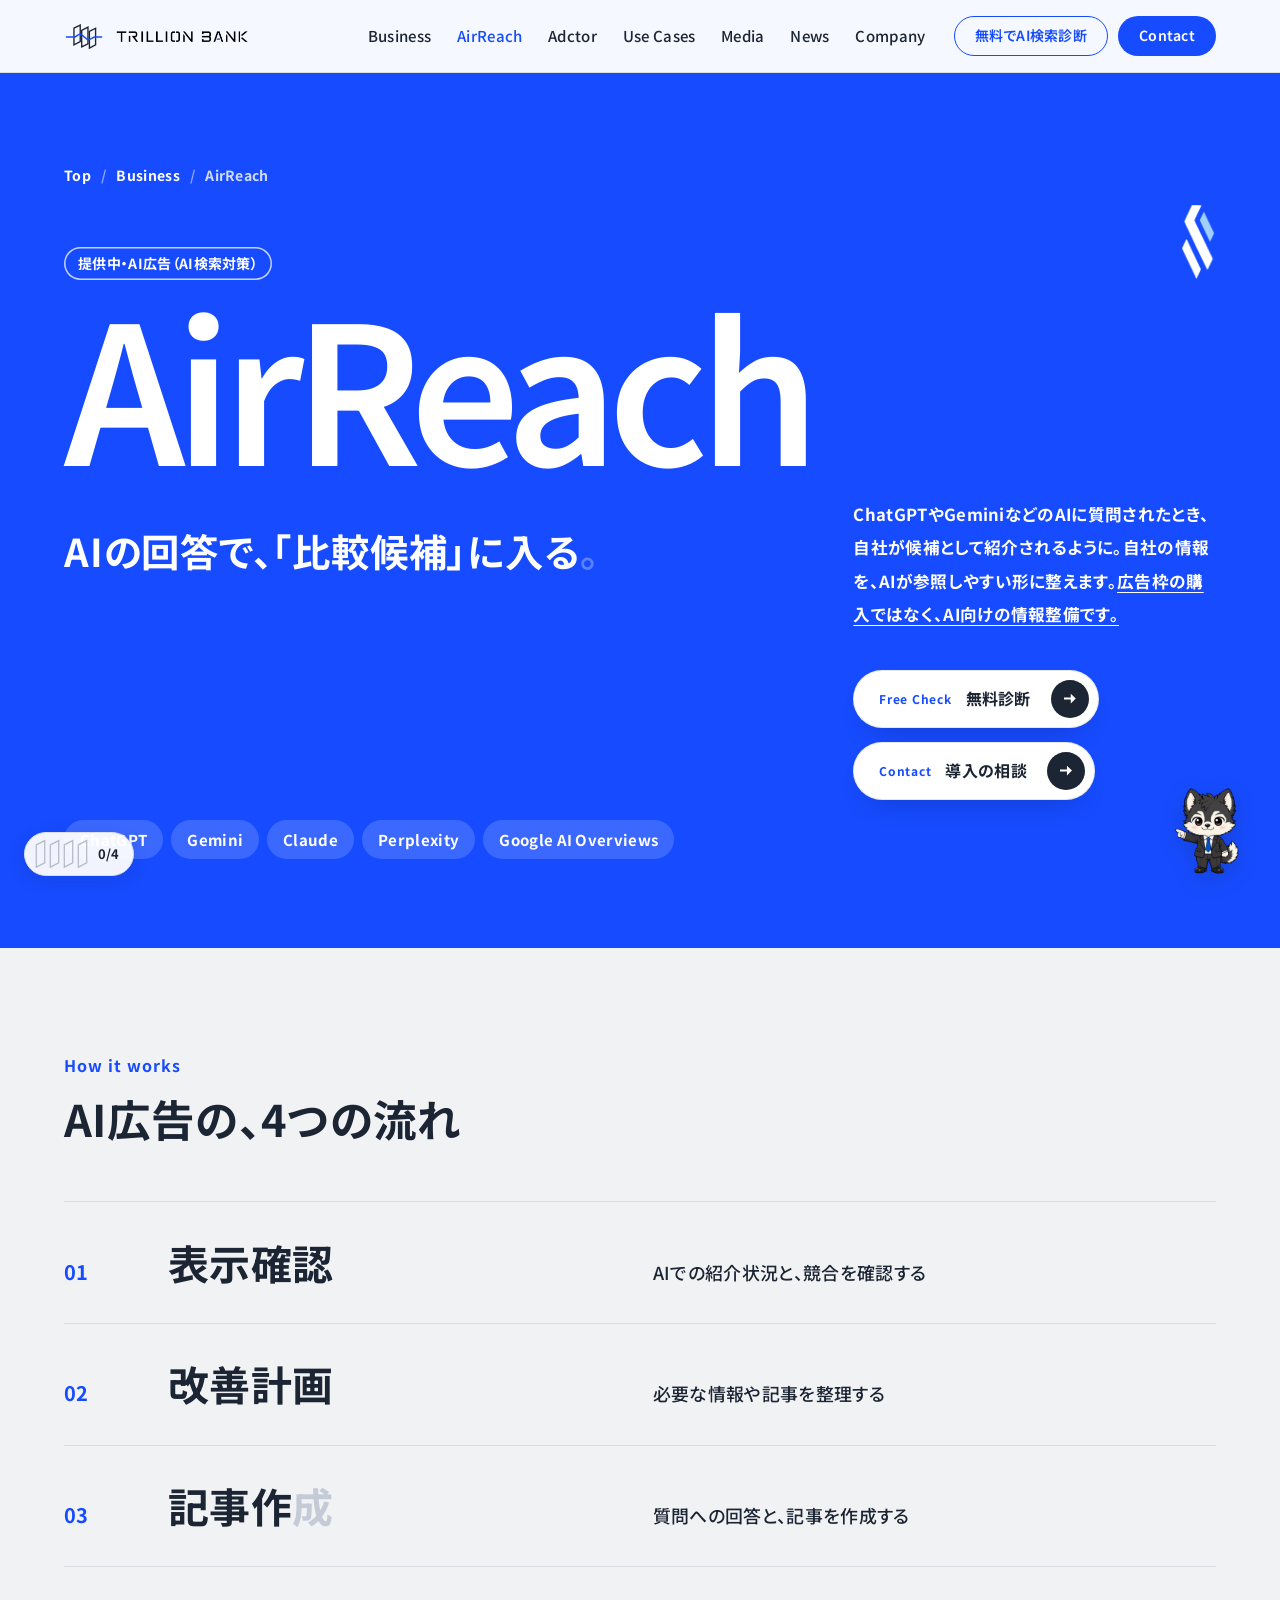
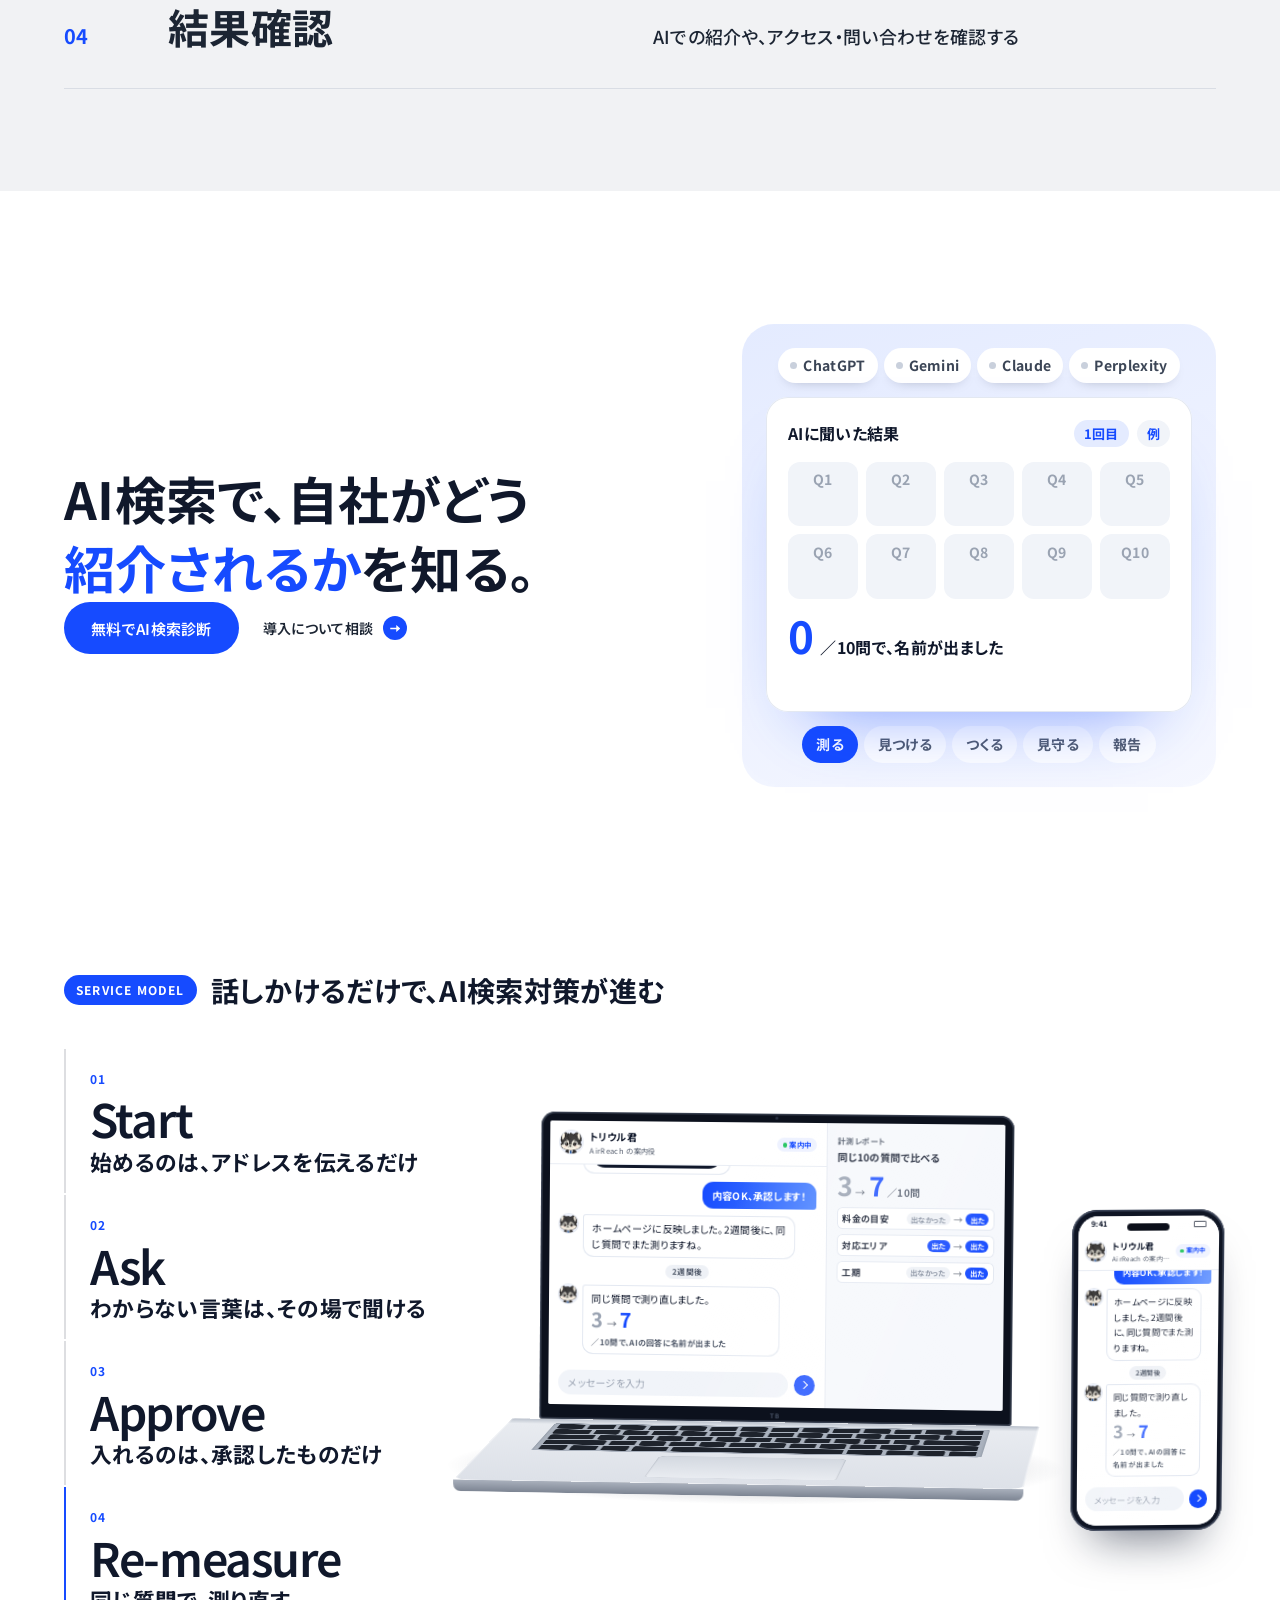
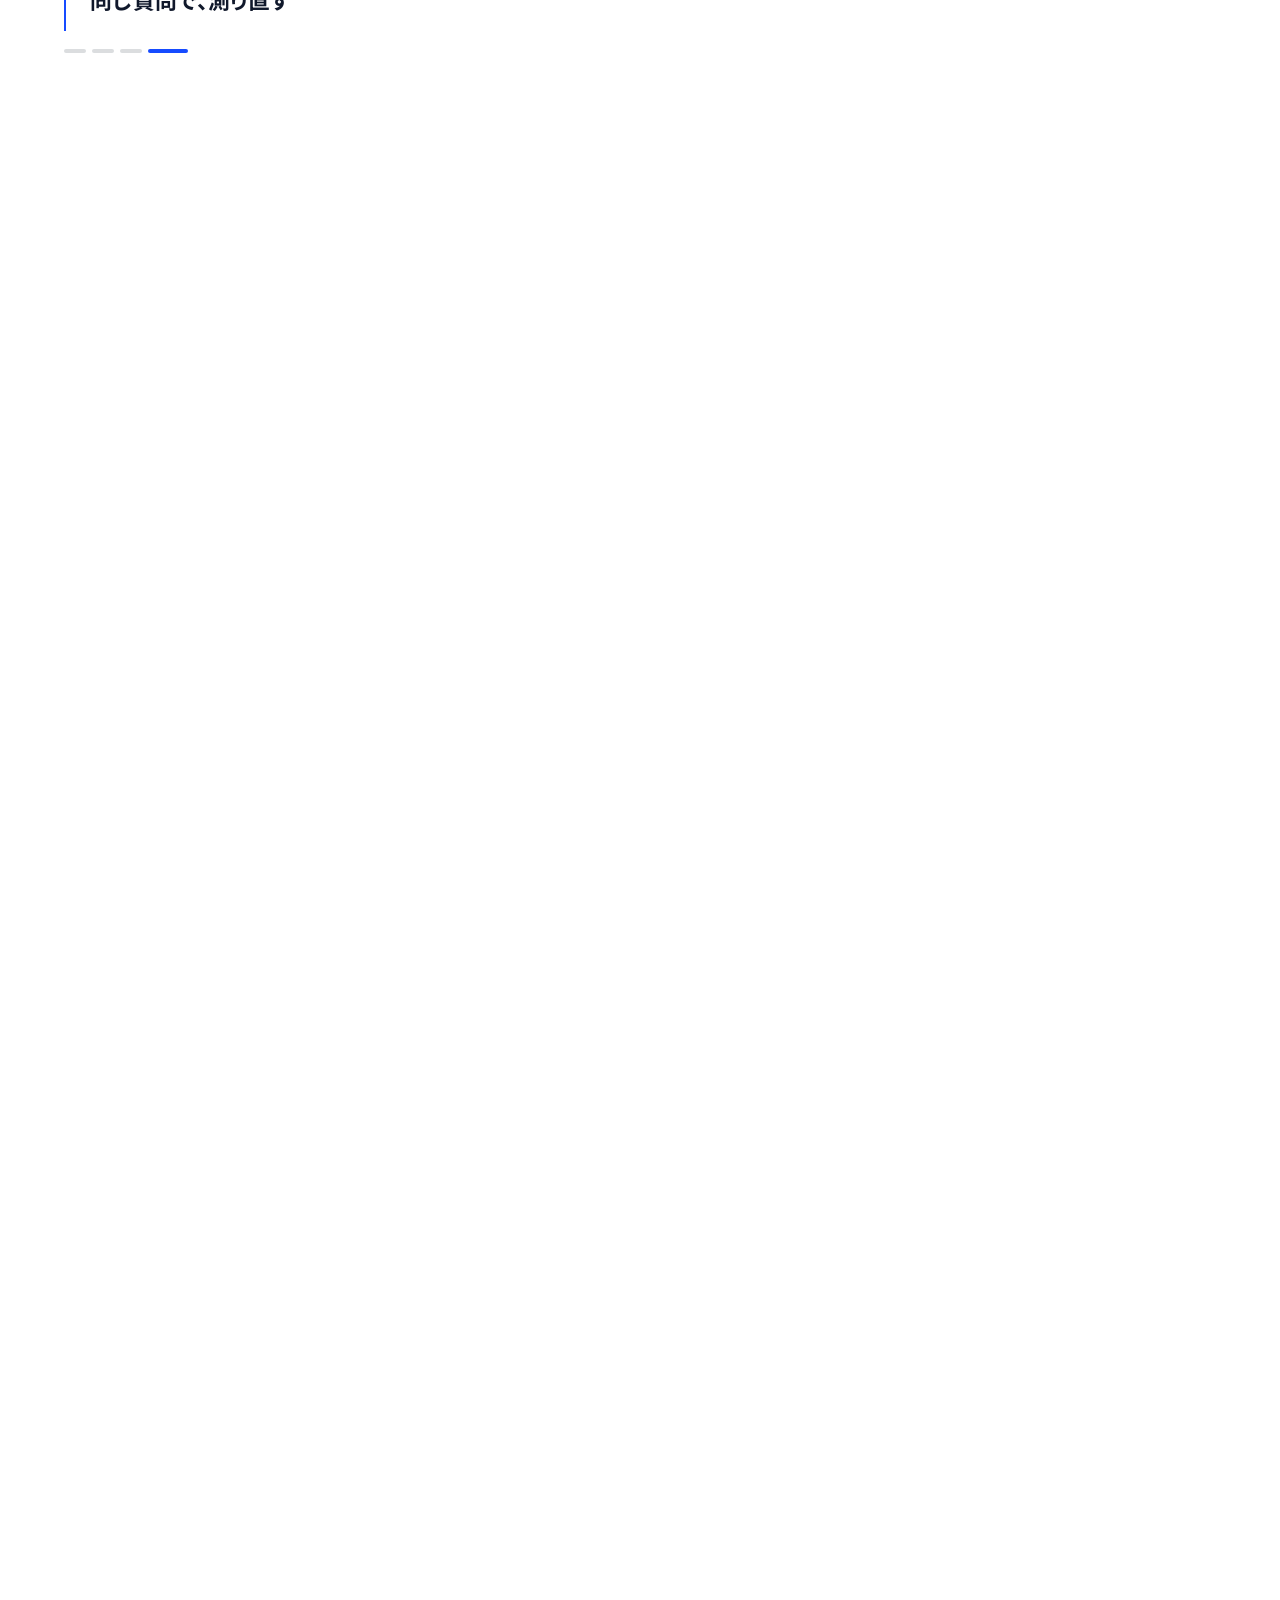
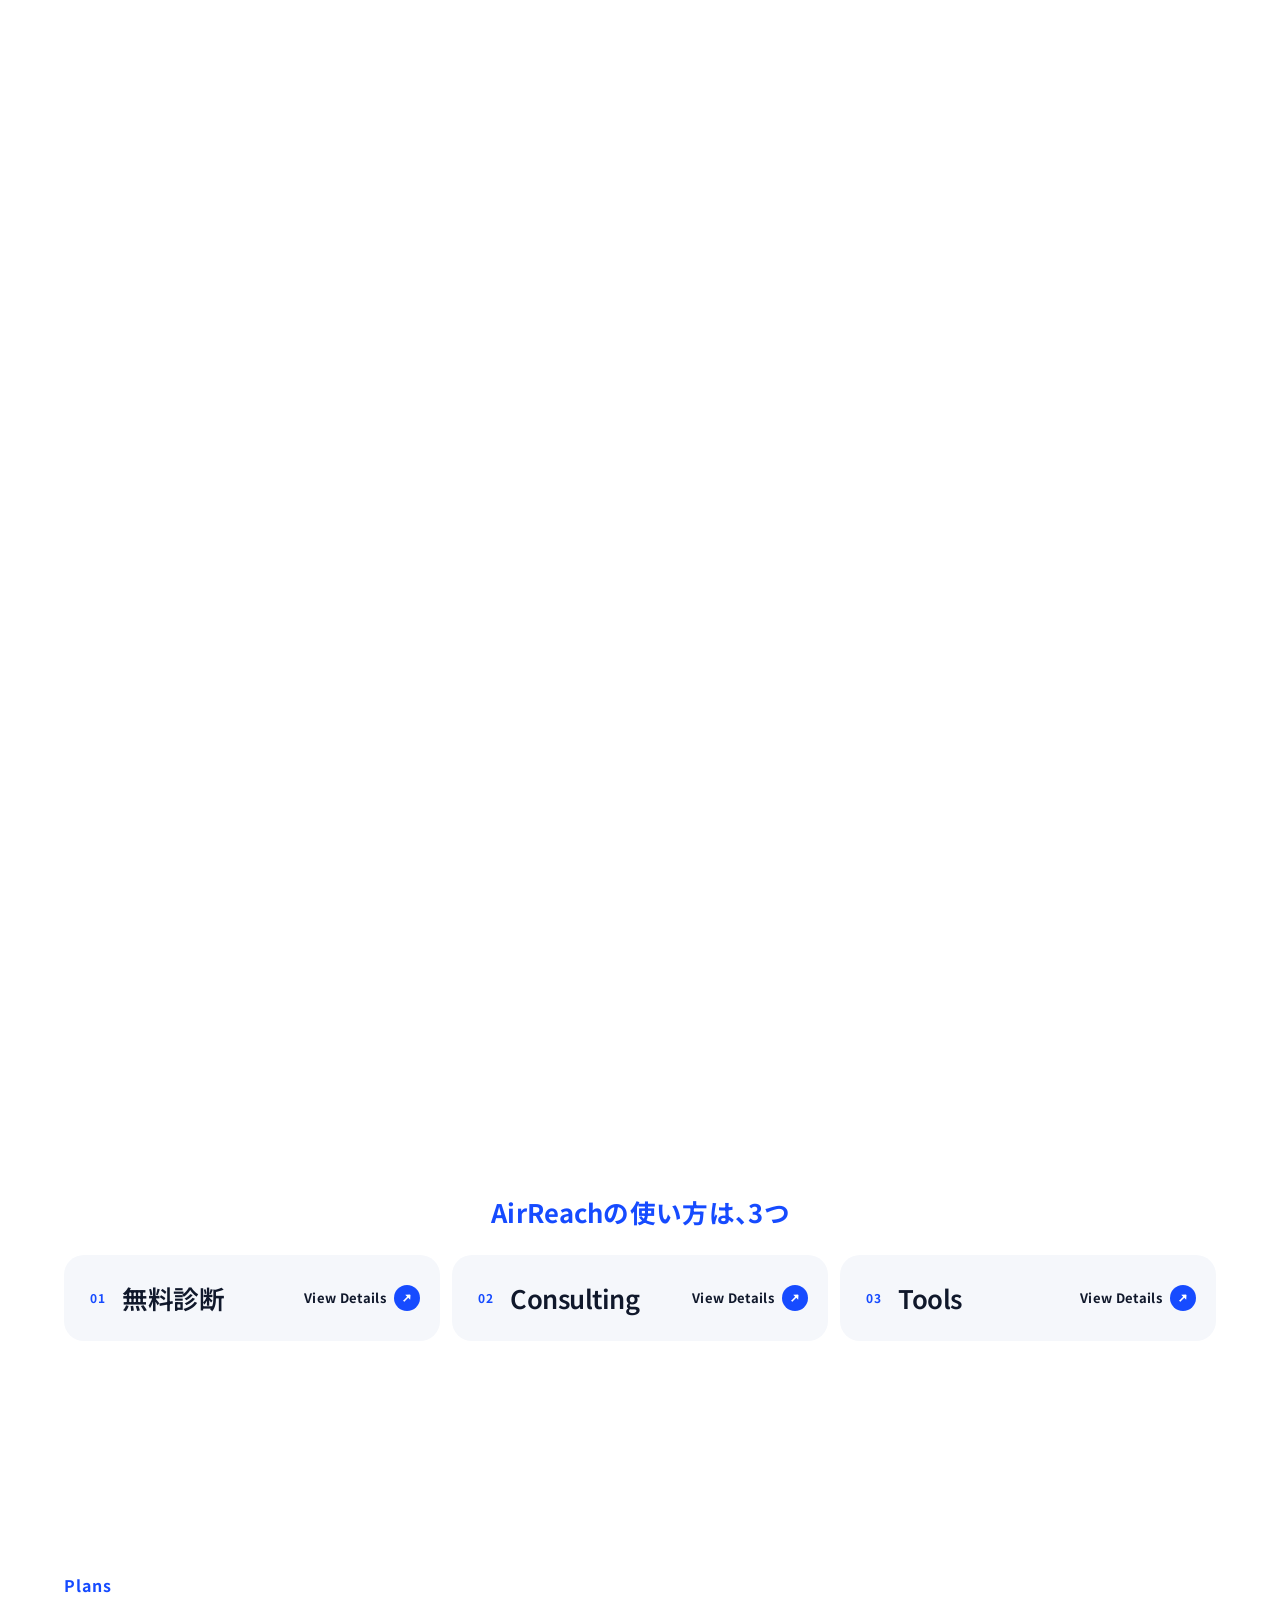
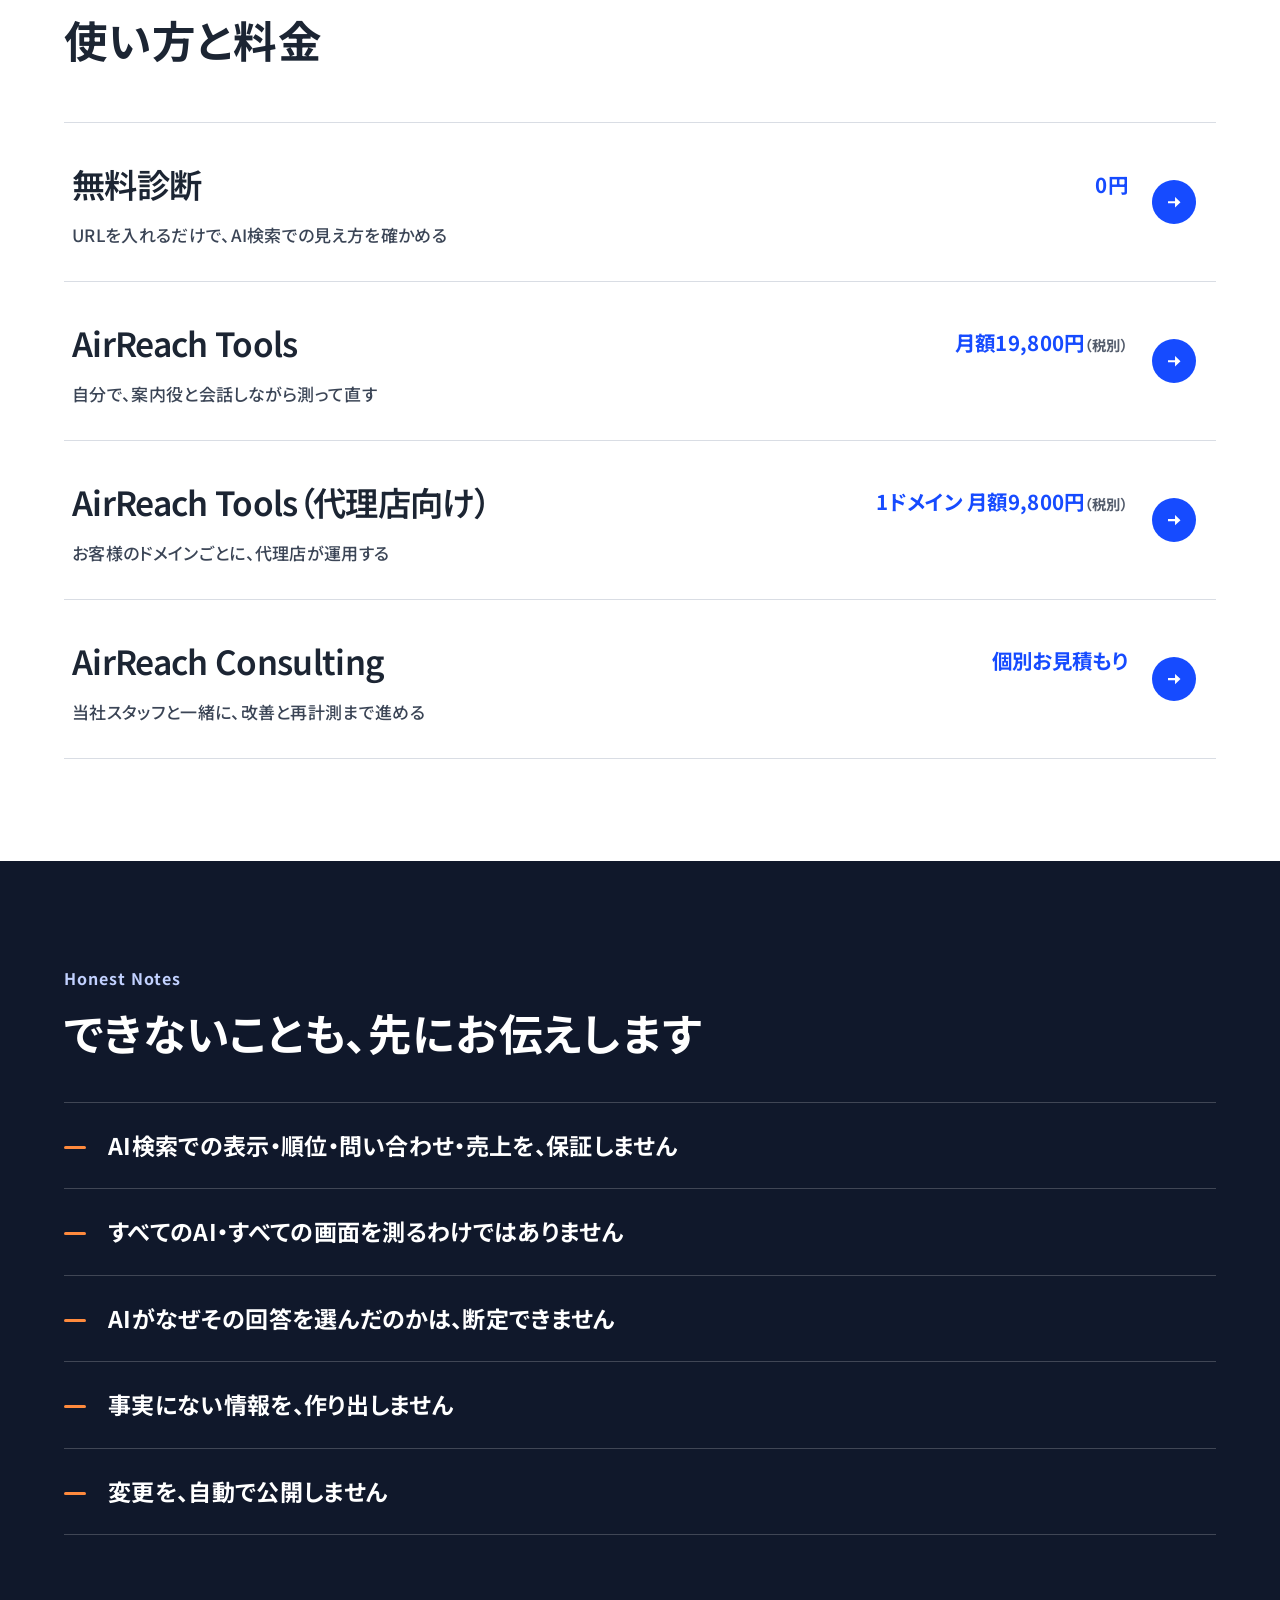
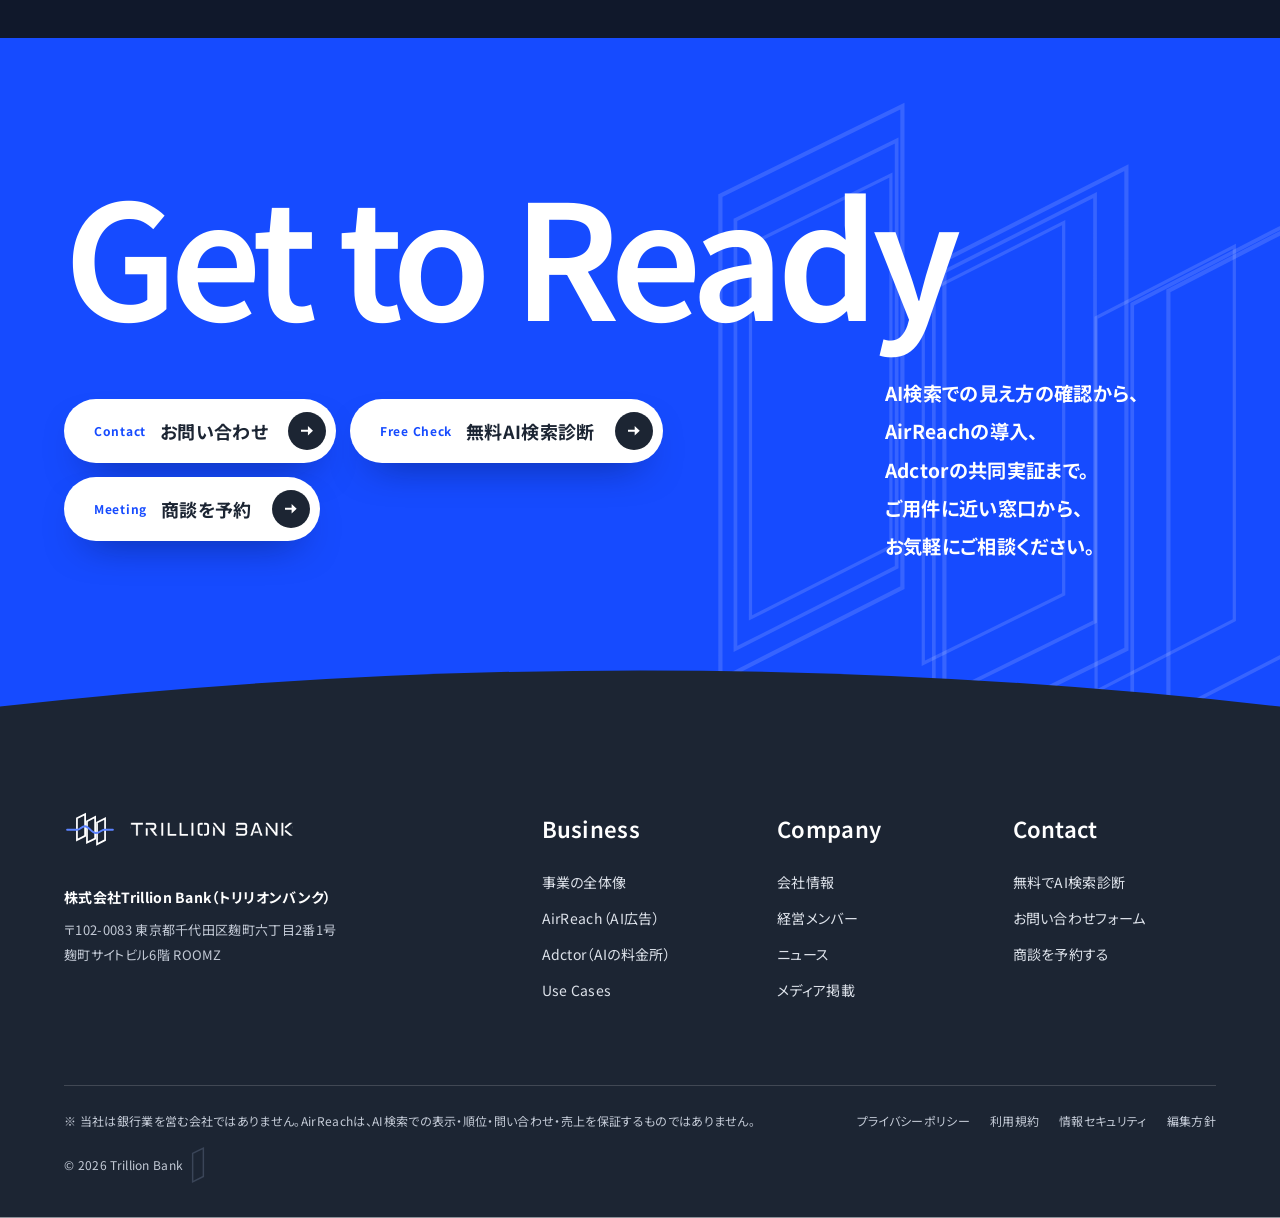
<file: airreach.html>
<!doctype html>
<html lang="ja">
<head>
<meta charset="utf-8">
<meta name="viewport" content="width=device-width, initial-scale=1">
<title>AirReach（AI広告）｜株式会社Trillion Bank</title>
<meta name="description" content="AirReachは、ChatGPTやGeminiなどのAIの回答で「比較候補」に入ることを目指すAI広告（AI検索対策）です。広告枠の購入ではなく、AI向けの情報整備です。">
<meta name="theme-color" content="#164bff">
<link rel="icon" href="assets/favicon.png">
<link rel="preconnect" href="https://fonts.googleapis.com">
<link rel="preconnect" href="https://fonts.gstatic.com" crossorigin>
<link rel="stylesheet" href="https://fonts.googleapis.com/css2?family=Google+Sans+Flex:wght@400..700&amp;family=Noto+Sans+JP:wght@400;500;700&amp;display=swap">
<link rel="stylesheet" href="style.css">
<link rel="stylesheet" href="gp-motion.css">
<link rel="stylesheet" href="site.css">
<script>document.documentElement.classList.add('js');</script>
</head>
<body class="page page--airreach">
<!-- このファイルは tools/build_pages.py が pages_src/airreach.html から作ります。直接編集しないでください -->
<!-- SITE:symbols -->
<!-- ロゴシンボルの部品（3枚のフレームと青い線） -->
<svg width="0" height="0" style="position:absolute" aria-hidden="true">
  <defs>
    <g id="tb-frames">
      <path d="M103 74 L168 42 L168 214 L103 247 Z"/>
      <path d="M183 97 L248 64 L248 236 L183 268 Z"/>
      <path d="M263 108 L327 75 L327 248 L263 281 Z"/>
    </g>
    <path id="tb-frame" d="M4 18 L30 5 L30 74 L4 87 Z"/>
    <path id="tb-wave" d="M25 165 H105 C130 165 140 137 166 137 C200 137 216 191 256 191 C286 191 296 165 322 165 H389"/>
  </defs>
</svg>
<!-- /SITE:symbols -->

<a class="skip" href="#main">本文へスキップ</a>

<!-- SITE:header -->
<header class="header" id="header">
  <div class="header__inner">
    <a href="index.html" class="header__logo" aria-label="Trillion Bank トップへ" data-cursor="Top">
      <svg class="header__symbol" viewBox="0 0 414 318" aria-hidden="true">
        <use href="#tb-frames" class="sym-frames"/>
        <path class="sym-wave" pathLength="1" d="M25 165 H105 C130 165 140 137 166 137 C200 137 216 191 256 191 C286 191 296 165 322 165 H389"/>
      </svg>
      <img class="header__wordmark" src="assets/tb-wordmark.webp" alt="" width="2048" height="201">
    </a>
    <nav class="header__nav" aria-label="グローバルナビゲーション">
      <ul>
        <li class="has-mega"><a href="business.html" data-page="business" data-roll>Business</a>
          <div class="mega" id="megaBusiness">
            <div class="mega__inner">
              <p class="mega__lead"><span class="mega__en">Business</span>AIに届く入口と、使われた価値が還る仕組み</p>
              <a class="mega__card" href="airreach.html">
                <span class="mega__thumb mega__thumb--logo" aria-hidden="true"><img src="assets/logos/airreach-symbol.png" alt="" width="145" height="318"></span>
                <span class="mega__body"><span class="mega__state">提供中</span><b>AirReach</b><span>AI広告（AI検索対策）</span></span>
                <i class="mega__go" aria-hidden="true"></i>
              </a>
              <a class="mega__card mega__card--navy" href="adctor.html">
                <span class="mega__thumb mega__thumb--logo" aria-hidden="true"><img src="assets/logos/adctor-symbol-navy.svg" alt="" width="224" height="236"></span>
                <span class="mega__body"><span class="mega__state">研究開発・限定実証</span><b>Adctor</b><span>AIの料金所（Pay per Citation）</span></span>
                <i class="mega__go" aria-hidden="true"></i>
              </a>
              <ul class="mega__links">
                <li><a href="business.html">事業の全体像</a></li>
                <li><a href="usecases.html">立場から探す</a></li>
                <li><a href="#contact">導入・共同実証の相談</a></li>
              </ul>
            </div>
          </div>
        </li>
        <li><a href="airreach.html" data-page="airreach" aria-current="page" data-roll>AirReach</a></li>
        <li><a href="adctor.html" data-page="adctor" data-roll>Adctor</a></li>
        <li><a href="usecases.html" data-page="usecases" data-roll>Use Cases</a></li>
        <li><a href="media.html" data-page="media" data-roll>Media</a></li>
        <li><a href="news.html" data-page="news" data-roll>News</a></li>
        <li><a href="company.html" data-page="company" data-roll>Company</a></li>
      </ul>
    </nav>
    <div class="header__actions">
      <a class="pill pill--ghost magnetic" href="https://trillion-bank.jp/#diagnose" data-cursor="診断へ"><span class="pc-only">無料で</span>AI検索診断</a>
      <a class="pill pill--blue magnetic header__contact" href="#contact" data-cursor="相談する">Contact</a>
      <button type="button" class="header__menu" id="menuButton" aria-expanded="false" aria-controls="drawer" aria-label="メニューを開く"><span></span><span></span></button>
    </div>
  </div>
</header>

<div class="drawer" id="drawer" hidden>
  <nav aria-label="メニュー">
    <a href="index.html" data-page="top"><span>Top</span>トップ</a>
    <a href="business.html" data-page="business"><span>Business</span>事業の全体像</a>
    <a href="airreach.html" data-page="airreach" aria-current="page"><span>AirReach</span>AI広告（AI検索対策）</a>
    <a href="adctor.html" data-page="adctor"><span>Adctor</span>AIの料金所（Pay per Citation）</a>
    <a href="usecases.html" data-page="usecases"><span>Use Cases</span>立場から探す</a>
    <a href="media.html" data-page="media"><span>Media</span>メディア掲載</a>
    <a href="news.html" data-page="news"><span>News</span>ニュース</a>
    <a href="company.html" data-page="company"><span>Company</span>会社情報・経営メンバー</a>
  </nav>
  <div class="drawer__actions">
    <a class="pill pill--white pill--lg" href="https://trillion-bank.jp/#diagnose">無料でAI検索診断</a>
    <a class="pill pill--outline-white pill--lg" href="#contact">お問い合わせ・ご相談</a>
  </div>
</div>
<!-- /SITE:header -->

<main id="main">
<section class="phero" aria-labelledby="ph-title">
  <div class="phero__inner">
    <nav class="crumbs" aria-label="現在地"><ol><li><a href="index.html">Top</a></li><li><a href="business.html">Business</a></li><li><span aria-current="page">AirReach</span></li></ol></nav>
    <p class="phero__tag">提供中・AI広告（AI検索対策）</p>
    <p class="phero__logo" aria-hidden="true"><img src="assets/logos/airreach-symbol-white.png" alt="" width="145" height="318"></p>
    <p class="phero__en" aria-hidden="true">AirReach</p>
    <h1 class="phero__title" id="ph-title"><span class="nb">AIの回答で、</span><span class="nb">「比較候補」に入る。</span></h1>
    <p class="phero__lead">ChatGPTやGeminiなどのAIに質問されたとき、自社が候補として紹介されるように。自社の情報を、AIが参照しやすい形に整えます。<b>広告枠の購入ではなく、AI向けの情報整備です。</b></p>
    <ul class="chips" aria-label="対応するAI（対象と範囲は見積もりで確認します）">
      <li>ChatGPT</li><li>Gemini</li><li>Claude</li><li>Perplexity</li><li>Google AI Overviews</li>
    </ul>
    <p class="phero__actions">
      <a class="pk" href="https://trillion-bank.jp/#diagnose" data-cursor="30秒で診断"><span class="pk__en">Free Check</span><span class="pk__t">無料診断</span><span class="pk__dot" aria-hidden="true"><i></i></span></a>
      <a class="pk" href="#contact"><span class="pk__en">Contact</span><span class="pk__t">導入の相談</span><span class="pk__dot" aria-hidden="true"><i></i></span></a>
    </p>
  </div>
</section>

<section class="flow4" aria-labelledby="flow-title">
  <div class="flow4__inner">
    <h2 class="sec-h" id="flow-title"><span class="sec-h__en" aria-hidden="true">How it works</span><span class="sec-h__ja">AI広告の、4つの流れ</span></h2>
    <ol class="flow4__list">
      <li><span class="flow4__no">01</span><b class="flow4__t">表示確認</b><span class="flow4__d">AIでの紹介状況と、競合を確認する</span></li>
      <li><span class="flow4__no">02</span><b class="flow4__t">改善計画</b><span class="flow4__d">必要な情報や記事を整理する</span></li>
      <li><span class="flow4__no">03</span><b class="flow4__t">記事作成</b><span class="flow4__d">質問への回答と、記事を作成する</span></li>
      <li><span class="flow4__no">04</span><b class="flow4__t">結果確認</b><span class="flow4__d">AIでの紹介や、アクセス・問い合わせを確認する</span></li>
    </ol>
  </div>
</section>

<div class="bz">
<article class="bz-band bz-band--white" id="airreach" aria-labelledby="airreach-title">
    <div class="bz-wrap">
      <header class="bz-svc-head">
        <div>
          <p class="bz-en bz-en--md" aria-hidden="true">Air<span>Reach</span></p>
          <h3 class="bz-svc-title" id="airreach-title"><span class="sr">AirReach：</span><span class="nb">AI検索で、</span><span class="nb">自社がどう</span><span class="nb"><em>紹介されるか</em>を知る。</span></h3>
          <div class="bz-cta">
            <a class="pill pill--blue pill--lg magnetic" href="https://trillion-bank.jp/#diagnose" data-cursor="30秒で診断">無料でAI検索診断</a>
            <a class="more" href="https://trillion-bank.jp/trillionbank/contact/" data-cursor="相談する">導入について相談<i aria-hidden="true"></i></a>
          </div>
        </div>
        <div class="mg arx" aria-hidden="true">
          <p class="arx__ais"><span>ChatGPT</span><span>Gemini</span><span>Claude</span><span>Perplexity</span></p>
          <div class="arx__board">
            <p class="arx__head"><b>AIに聞いた結果</b><em class="arx__round">1回目</em><em class="arx__ex">例</em></p>
            <ol class="arx__q"><li><b>Q1</b><i></i></li><li><b>Q2</b><i></i></li><li><b>Q3</b><i></i></li><li><b>Q4</b><i></i></li><li><b>Q5</b><i></i></li><li><b>Q6</b><i></i></li><li><b>Q7</b><i></i></li><li><b>Q8</b><i></i></li><li><b>Q9</b><i></i></li><li><b>Q10</b><i></i></li></ol>
            <p class="arx__sum"><b class="arx__n">0</b><span>／10問で、名前が出ました</span></p>
            <p class="arx__chip"></p>
          </div>
          <p class="arx__steps"><span class="on">測る</span><span>見つける</span><span>つくる</span><span>見守る</span><span>報告</span></p>
        </div>
      </header>

      <div class="dscene dscene--airreach" data-scene data-step="0" style="--n:4">
        <div class="dscene__pin">
          <p class="dscene__label"><span>Service Model</span>話しかけるだけで、AI検索対策が進む</p>
          <div class="dscene__grid">
            <ol class="dscene__steps">
          <li class="dscene__step is-active" data-step="0">
            <span class="dscene__no">01</span><b class="dscene__en" aria-hidden="true">Start</b>
            <strong>始めるのは、アドレスを伝えるだけ</strong>
          </li>
          <li class="dscene__step" data-step="1">
            <span class="dscene__no">02</span><b class="dscene__en" aria-hidden="true">Ask</b>
            <strong>わからない言葉は、その場で聞ける</strong>
          </li>
          <li class="dscene__step" data-step="2">
            <span class="dscene__no">03</span><b class="dscene__en" aria-hidden="true">Approve</b>
            <strong>入れるのは、承認したものだけ</strong>
          </li>
          <li class="dscene__step" data-step="3">
            <span class="dscene__no">04</span><b class="dscene__en" aria-hidden="true">Re-measure</b>
            <strong>同じ質問で、測り直す</strong>
          </li>
            </ol>
            <div class="dscene__devices" aria-hidden="true">
              <div class="stage3d">
                <div class="rig">
                  <div class="lap">
                    <div class="lap__lid">
                      <div class="lap__back"></div>
                      <div class="lap__bezel"><div class="lap__screen">
                      <div class="app app--ar">
                        <div class="chat">
                        <div class="chat__head"><img src="assets/toriuru-avatar.webp" alt="" width="160" height="160"><div><b>トリウル君</b><small>AirReach の案内役</small></div><em>案内中</em></div>
                        <div class="chat__log">
<div class="msg msg--bot" data-at="0" style="--d:0s"><img src="assets/toriuru-avatar.webp" alt="" width="160" height="160"><div class="msg__b">こんにちは、トリウルです。ホームページのアドレスを教えてください。</div></div>
<p class="msg msg--me" data-at="0" style="--d:.6s">見本工務店のホームページを見てください</p>
<div class="msg msg--bot" data-at="0" style="--d:1.3s"><img src="assets/toriuru-avatar.webp" alt="" width="160" height="160"><div class="msg__b">読み込みました。お客様が聞きそうな質問を、10個考えました。<span class="msg__chips"><span>料金の目安</span><span>対応エリア</span><span>工期</span></span></div></div>
<p class="msg msg--me" data-at="1" style="--d:0s">「会社の名札」って何？</p>
<div class="msg msg--bot" data-at="1" style="--d:.7s"><img src="assets/toriuru-avatar.webp" alt="" width="160" height="160"><div class="msg__b">AIや検索エンジンに、会社の名前・場所・連絡先などを伝える「ページの裏側の情報」です。見た目は変わりません。</div></div>
<div class="msg msg--bot" data-at="2" style="--d:0s"><img src="assets/toriuru-avatar.webp" alt="" width="160" height="160"><div class="msg__b"><small>先に手を打つとよいもの</small><span class="msg__chips"><span>料金の目安</span><span>対応エリア</span></span><small>下書きを作りました</small><span class="msg__todo"><span>よくある質問（3問）</span><span>会社の名札</span></span><span class="msg__btn">内容を確かめて承認する</span></div></div>
<p class="msg msg--me" data-at="2" style="--d:1.1s">内容OK、承認します！</p>
<div class="msg msg--bot" data-at="2" style="--d:1.8s"><img src="assets/toriuru-avatar.webp" alt="" width="160" height="160"><div class="msg__b">ホームページに反映しました。2週間後に、同じ質問でまた測りますね。</div></div>
<p class="msg msg--day" data-at="3" style="--d:0s">2週間後</p>
<div class="msg msg--bot" data-at="3" style="--d:.4s"><img src="assets/toriuru-avatar.webp" alt="" width="160" height="160"><div class="msg__b">同じ質問で測り直しました。<span class="msg__score"><b>3</b><i>→</i><b class="up">7</b><small>／10問で、AIの回答に名前が出ました</small></span></div></div>
                        </div>
                        <div class="chat__input"><span>メッセージを入力</span><i></i></div>
                      </div>
                        <div class="app__side">
                          <div class="pn" data-s="0"><p class="pn__h">質問の候補</p><p class="pn__t">ホームページから10問（3問を表示）</p>
                          <ul class="pn__q"><li>外壁塗装の料金の目安は？</li><li>〇〇市は対応エリア？</li><li>工期はどれくらい？</li></ul></div>
                          <div class="pn" data-s="1"><p class="pn__h">ことばメモ</p><p class="pn__t">聞いた言葉が、ここにたまります</p>
                          <dl class="pn__memo"><div><dt>会社の名札</dt><dd>専門用語では「構造化データ」。AIや検索エンジン向けの、会社の基本情報です。</dd></div></dl></div>
                          <div class="pn" data-s="2"><p class="pn__h">下書き</p><p class="pn__t">反映するのは、承認したものだけ</p>
                          <div class="pn__draft"><b>Q. 対応エリアはどこまでですか？</b><span>〇〇市・△△市・□□町です。そのほかの地域もご相談ください。</span></div>
                          <p class="pn__ok"><span class="w">承認待ち</span><span class="d">承認済み・反映しました</span></p></div>
                          <div class="pn" data-s="3"><p class="pn__h">計測レポート</p><p class="pn__t">同じ10の質問で比べる</p>
                          <p class="cmp__big"><b>3</b><i>→</i><b class="up">7</b><span>／10問</span></p>
                          <ul class="cmp__rows">
                            <li><span>料金の目安</span><em class="x">出なかった</em><i>→</i><em class="o">出た</em></li>
                            <li><span>対応エリア</span><em class="o">出た</em><i>→</i><em class="o">出た</em></li>
                            <li><span>工期</span><em class="x">出なかった</em><i>→</i><em class="o">出た</em></li>
                          </ul></div>
                        </div>
                      </div>
                      </div></div>
                    </div>
                    <div class="lap__base"><i class="lap__kb"><svg viewBox="0 0 300 98" preserveAspectRatio="none"><rect x="2.0" y="2.0" width="18.4" height="16.4" rx="2.2"/><rect x="23.4" y="2.0" width="18.4" height="16.4" rx="2.2"/><rect x="44.7" y="2.0" width="18.4" height="16.4" rx="2.2"/><rect x="66.1" y="2.0" width="18.4" height="16.4" rx="2.2"/><rect x="87.4" y="2.0" width="18.4" height="16.4" rx="2.2"/><rect x="108.8" y="2.0" width="18.4" height="16.4" rx="2.2"/><rect x="130.1" y="2.0" width="18.4" height="16.4" rx="2.2"/><rect x="151.5" y="2.0" width="18.4" height="16.4" rx="2.2"/><rect x="172.9" y="2.0" width="18.4" height="16.4" rx="2.2"/><rect x="194.2" y="2.0" width="18.4" height="16.4" rx="2.2"/><rect x="215.6" y="2.0" width="18.4" height="16.4" rx="2.2"/><rect x="236.9" y="2.0" width="18.4" height="16.4" rx="2.2"/><rect x="258.3" y="2.0" width="18.4" height="16.4" rx="2.2"/><rect x="279.6" y="2.0" width="18.4" height="16.4" rx="2.2"/><rect x="2.0" y="21.4" width="25.7" height="16.4" rx="2.2"/><rect x="30.7" y="21.4" width="17.1" height="16.4" rx="2.2"/><rect x="50.8" y="21.4" width="17.1" height="16.4" rx="2.2"/><rect x="71.0" y="21.4" width="17.1" height="16.4" rx="2.2"/><rect x="91.1" y="21.4" width="17.1" height="16.4" rx="2.2"/><rect x="111.2" y="21.4" width="17.1" height="16.4" rx="2.2"/><rect x="131.4" y="21.4" width="17.1" height="16.4" rx="2.2"/><rect x="151.5" y="21.4" width="17.1" height="16.4" rx="2.2"/><rect x="171.6" y="21.4" width="17.1" height="16.4" rx="2.2"/><rect x="191.8" y="21.4" width="17.1" height="16.4" rx="2.2"/><rect x="211.9" y="21.4" width="17.1" height="16.4" rx="2.2"/><rect x="232.0" y="21.4" width="17.1" height="16.4" rx="2.2"/><rect x="252.2" y="21.4" width="17.1" height="16.4" rx="2.2"/><rect x="272.3" y="21.4" width="25.7" height="16.4" rx="2.2"/><rect x="2.0" y="40.8" width="31.2" height="16.4" rx="2.2"/><rect x="36.2" y="40.8" width="17.3" height="16.4" rx="2.2"/><rect x="56.5" y="40.8" width="17.3" height="16.4" rx="2.2"/><rect x="76.9" y="40.8" width="17.3" height="16.4" rx="2.2"/><rect x="97.2" y="40.8" width="17.3" height="16.4" rx="2.2"/><rect x="117.5" y="40.8" width="17.3" height="16.4" rx="2.2"/><rect x="137.9" y="40.8" width="17.3" height="16.4" rx="2.2"/><rect x="158.2" y="40.8" width="17.3" height="16.4" rx="2.2"/><rect x="178.5" y="40.8" width="17.3" height="16.4" rx="2.2"/><rect x="198.9" y="40.8" width="17.3" height="16.4" rx="2.2"/><rect x="219.2" y="40.8" width="17.3" height="16.4" rx="2.2"/><rect x="239.5" y="40.8" width="17.3" height="16.4" rx="2.2"/><rect x="259.9" y="40.8" width="38.1" height="16.4" rx="2.2"/><rect x="2.0" y="60.2" width="42.1" height="16.4" rx="2.2"/><rect x="47.1" y="60.2" width="17.5" height="16.4" rx="2.2"/><rect x="67.6" y="60.2" width="17.5" height="16.4" rx="2.2"/><rect x="88.1" y="60.2" width="17.5" height="16.4" rx="2.2"/><rect x="108.7" y="60.2" width="17.5" height="16.4" rx="2.2"/><rect x="129.2" y="60.2" width="17.5" height="16.4" rx="2.2"/><rect x="149.7" y="60.2" width="17.5" height="16.4" rx="2.2"/><rect x="170.3" y="60.2" width="17.5" height="16.4" rx="2.2"/><rect x="190.8" y="60.2" width="17.5" height="16.4" rx="2.2"/><rect x="211.3" y="60.2" width="17.5" height="16.4" rx="2.2"/><rect x="231.9" y="60.2" width="17.5" height="16.4" rx="2.2"/><rect x="252.4" y="60.2" width="45.6" height="16.4" rx="2.2"/><rect x="2.0" y="79.6" width="18.1" height="16.4" rx="2.2"/><rect x="23.1" y="79.6" width="18.1" height="16.4" rx="2.2"/><rect x="44.3" y="79.6" width="18.1" height="16.4" rx="2.2"/><rect x="65.4" y="79.6" width="23.6" height="16.4" rx="2.2"/><rect x="92.0" y="79.6" width="116.1" height="16.4" rx="2.2"/><rect x="211.0" y="79.6" width="23.6" height="16.4" rx="2.2"/><rect x="237.6" y="79.6" width="18.1" height="16.4" rx="2.2"/><rect x="258.7" y="79.6" width="18.1" height="16.4" rx="2.2"/><rect x="279.9" y="79.6" width="18.1" height="16.4" rx="2.2"/></svg></i><i class="lap__pad"></i><i class="lap__lip"></i></div>
                  </div>
                  <div class="phone">
                    <i class="phone__side"></i>
                    <div class="phone__body"><div class="phone__screen">
                      <div class="ph-status"><b>9:41</b><i></i></div>
                      <div class="chat chat--phone">
                        <div class="chat__head"><img src="assets/toriuru-avatar.webp" alt="" width="160" height="160"><div><b>トリウル君</b><small>AirReach の案内役</small></div><em>案内中</em></div>
                        <div class="chat__log">
<div class="msg msg--bot" data-at="0" style="--d:0s"><img src="assets/toriuru-avatar.webp" alt="" width="160" height="160"><div class="msg__b">こんにちは、トリウルです。ホームページのアドレスを教えてください。</div></div>
<p class="msg msg--me" data-at="0" style="--d:.6s">見本工務店のホームページを見てください</p>
<div class="msg msg--bot" data-at="0" style="--d:1.3s"><img src="assets/toriuru-avatar.webp" alt="" width="160" height="160"><div class="msg__b">読み込みました。お客様が聞きそうな質問を、10個考えました。<span class="msg__chips"><span>料金の目安</span><span>対応エリア</span><span>工期</span></span></div></div>
<p class="msg msg--me" data-at="1" style="--d:0s">「会社の名札」って何？</p>
<div class="msg msg--bot" data-at="1" style="--d:.7s"><img src="assets/toriuru-avatar.webp" alt="" width="160" height="160"><div class="msg__b">AIや検索エンジンに、会社の名前・場所・連絡先などを伝える「ページの裏側の情報」です。見た目は変わりません。</div></div>
<div class="msg msg--bot" data-at="2" style="--d:0s"><img src="assets/toriuru-avatar.webp" alt="" width="160" height="160"><div class="msg__b"><small>先に手を打つとよいもの</small><span class="msg__chips"><span>料金の目安</span><span>対応エリア</span></span><small>下書きを作りました</small><span class="msg__todo"><span>よくある質問（3問）</span><span>会社の名札</span></span><span class="msg__btn">内容を確かめて承認する</span></div></div>
<p class="msg msg--me" data-at="2" style="--d:1.1s">内容OK、承認します！</p>
<div class="msg msg--bot" data-at="2" style="--d:1.8s"><img src="assets/toriuru-avatar.webp" alt="" width="160" height="160"><div class="msg__b">ホームページに反映しました。2週間後に、同じ質問でまた測りますね。</div></div>
<p class="msg msg--day" data-at="3" style="--d:0s">2週間後</p>
<div class="msg msg--bot" data-at="3" style="--d:.4s"><img src="assets/toriuru-avatar.webp" alt="" width="160" height="160"><div class="msg__b">同じ質問で測り直しました。<span class="msg__score"><b>3</b><i>→</i><b class="up">7</b><small>／10問で、AIの回答に名前が出ました</small></span></div></div>
                        </div>
                        <div class="chat__input"><span>メッセージを入力</span><i></i></div>
                      </div>
                    </div></div>
                  </div>
                </div>
              </div>
            </div>
          </div>
          <div class="dscene__foot">
            <div class="dscene__dots" aria-hidden="true"><i data-d="0"></i><i data-d="1"></i><i data-d="2"></i><i data-d="3"></i></div>
          </div>
        </div>
      </div>

      <div class="bz-ways" id="products">
        <p class="bz-ways__title">AirReachの使い方は、3つ</p>
        <ul>
          <li><a href="https://trillion-bank.jp/#diagnose"><span class="bz-ways__no">01</span><b>無料診断</b><em>View Details<i aria-hidden="true"></i></em></a></li>
          <li><a href="https://trillion-bank.jp/trillionbank/business/hack2/"><span class="bz-ways__no">02</span><b>Consulting</b><em>View Details<i aria-hidden="true"></i></em></a></li>
          <li><a href="https://trillion-bank.jp/trillionbank/business/airreach-selfserve/"><span class="bz-ways__no">03</span><b>Tools</b><em>View Details<i aria-hidden="true"></i></em></a></li>
        </ul>
      </div>
    </div>
  </article>
</div>

<section class="price" aria-labelledby="price-title">
  <div class="price__inner">
    <h2 class="sec-h" id="price-title"><span class="sec-h__en" aria-hidden="true">Plans</span><span class="sec-h__ja">使い方と料金</span></h2>
    <ul class="price__list">
      <li><a href="https://trillion-bank.jp/#diagnose"><span class="price__n">無料診断</span><span class="price__p">0円</span><span class="price__d">URLを入れるだけで、AI検索での見え方を確かめる</span><i class="orb__go" aria-hidden="true"></i></a></li>
      <li><a href="https://trillion-bank.jp/trillionbank/business/airreach-selfserve/"><span class="price__n">AirReach Tools</span><span class="price__p">月額19,800円<small>（税別）</small></span><span class="price__d">自分で、案内役と会話しながら測って直す</span><i class="orb__go" aria-hidden="true"></i></a></li>
      <li><a href="https://trillion-bank.jp/lp/airreach-tools/"><span class="price__n">AirReach Tools（代理店向け）</span><span class="price__p">1ドメイン 月額9,800円<small>（税別）</small></span><span class="price__d">お客様のドメインごとに、代理店が運用する</span><i class="orb__go" aria-hidden="true"></i></a></li>
      <li><a href="https://trillion-bank.jp/trillionbank/business/hack2/"><span class="price__n">AirReach Consulting</span><span class="price__p">個別お見積もり</span><span class="price__d">当社スタッフと一緒に、改善と再計測まで進める</span><i class="orb__go" aria-hidden="true"></i></a></li>
    </ul>
  </div>
</section>

<section class="cant" aria-labelledby="cant-title">
  <div class="cant__inner">
    <h2 class="sec-h" id="cant-title"><span class="sec-h__en" aria-hidden="true">Honest Notes</span><span class="sec-h__ja">できないことも、先にお伝えします</span></h2>
    <ul class="cant__list">
      <li>AI検索での表示・順位・問い合わせ・売上を、保証しません</li>
      <li>すべてのAI・すべての画面を測るわけではありません</li>
      <li>AIがなぜその回答を選んだのかは、断定できません</li>
      <li>事実にない情報を、作り出しません</li>
      <li>変更を、自動で公開しません</li>
    </ul>
  </div>
</section>

<!-- SITE:contact -->
<section class="git" id="contact" aria-labelledby="contact-title">
  <svg class="git__contour" viewBox="0 0 800 600" preserveAspectRatio="xMidYMid slice" aria-hidden="true"><use href="#tb-frames" transform="translate(330 120) scale(1.35)"/><use href="#tb-frames" transform="translate(300 90) scale(1.55)"/><use href="#tb-frames" transform="translate(270 60) scale(1.75)"/></svg>
  <div class="git__inner">
    <h2 class="git__title" id="contact-title"><span class="git__en" aria-hidden="true">Get to Ready</span><span class="sr">お問い合わせ</span></h2>
    <div class="git__grid">
      <ul class="git__orbs">
        <li class="git__o git__o--1"><a class="pk" href="https://trillion-bank.jp/trillionbank/contact/" data-cursor="フォームへ"><span class="pk__en">Contact</span><span class="pk__t">お問い合わせ</span><span class="pk__dot" aria-hidden="true"><i></i></span></a></li>
        <li class="git__o git__o--2"><a class="pk" href="https://trillion-bank.jp/#diagnose" data-cursor="30秒で診断"><span class="pk__en">Free Check</span><span class="pk__t">無料AI検索診断</span><span class="pk__dot" aria-hidden="true"><i></i></span></a></li>
        <li class="git__o git__o--3"><a class="pk" href="https://trillion-bank.jp/trillionbank/meeting/" data-cursor="予約する"><span class="pk__en">Meeting</span><span class="pk__t">商談を予約</span><span class="pk__dot" aria-hidden="true"><i></i></span></a></li>
      </ul>
      <p class="git__text">AI検索での見え方の確認から、<br>AirReachの導入、<br>Adctorの共同実証まで。<br>ご用件に近い窓口から、<br>お気軽にご相談ください。</p>
    </div>
  </div>
</section>
<!-- /SITE:contact -->
</main>

<!-- SITE:footer -->
<footer class="footer" data-curve>
  <div class="footer__inner">
    <div class="footer__brand">
      <a href="index.html" class="footer__logo" aria-label="Trillion Bank トップへ" data-cursor="Top">
        <svg viewBox="0 0 414 318" aria-hidden="true"><use href="#tb-frames" class="sym-frames"/><use href="#tb-wave" class="sym-wave"/></svg>
        <img src="assets/tb-wordmark.webp" alt="" width="2048" height="201">
      </a>
      <p class="footer__company">株式会社Trillion Bank（トリリオンバンク）</p>
      <address>〒102-0083 東京都千代田区麹町六丁目2番1号<br>麹町サイトビル6階 ROOMZ</address>
    </div>
    <nav class="footer__nav" aria-label="フッターナビゲーション">
      <div><p>Business</p>
        <a href="business.html">事業の全体像</a>
        <a href="airreach.html">AirReach（AI広告）</a>
        <a href="adctor.html">Adctor（AIの料金所）</a>
        <a href="usecases.html">Use Cases</a>
      </div>
      <div><p>Company</p>
        <a href="company.html">会社情報</a>
        <a href="company.html#members">経営メンバー</a>
        <a href="news.html">ニュース</a>
        <a href="media.html">メディア掲載</a>
      </div>
      <div><p>Contact</p>
        <a href="https://trillion-bank.jp/#diagnose">無料でAI検索診断</a>
        <a href="https://trillion-bank.jp/trillionbank/contact/">お問い合わせフォーム</a>
        <a href="https://trillion-bank.jp/trillionbank/meeting/">商談を予約する</a>
      </div>
    </nav>
  </div>
  <div class="footer__bottom">
    <p>※ 当社は銀行業を営む会社ではありません。AirReachは、AI検索での表示・順位・問い合わせ・売上を保証するものではありません。</p>
    <ul>
      <li><a href="https://trillion-bank.jp/trillionbank/privacy/">プライバシーポリシー</a></li>
      <li><a href="https://trillion-bank.jp/trillionbank/terms/">利用規約</a></li>
      <li><a href="https://trillion-bank.jp/trillionbank/security/">情報セキュリティ</a></li>
      <li><a href="https://trillion-bank.jp/trillionbank/insights/editorial-policy/">編集方針</a></li>
    </ul>
    <p class="footer__copy">© 2026 Trillion Bank
      <!-- 隠しフレーム 4：還元する（コピーライトの横にひっそり） -->
      <button type="button" class="key key--footer" data-key="return" aria-label="隠しフレームを拾う（4：還元する）">
        <svg viewBox="0 0 34 92" aria-hidden="true"><use href="#tb-frame"/></svg>
      </button>
    </p>
  </div>
</footer>
<!-- /SITE:footer -->

<!-- SITE:floaters -->
<!-- 見つけたフレームの数（脱出ゲーム） -->
<button type="button" class="hunt" id="hunt" aria-controls="mascotPanel" aria-label="隠しフレーム：0／4。ヒントを見る">
  <span class="hunt__slots" aria-hidden="true">
    <svg viewBox="0 0 34 92" data-slot="measure"><use href="#tb-frame"/></svg>
    <svg viewBox="0 0 34 92" data-slot="protect"><use href="#tb-frame"/></svg>
    <svg viewBox="0 0 34 92" data-slot="record"><use href="#tb-frame"/></svg>
    <svg viewBox="0 0 34 92" data-slot="return"><use href="#tb-frame"/></svg>
  </span>
  <span class="hunt__count" id="huntCount">0/4</span>
</button>

<!-- マスコット「とりうる」：押すとヒントと近道が出る -->
<div class="mascot" id="mascot">
  <div class="mascot__panel" id="mascotPanel" role="dialog" aria-modal="false" aria-labelledby="mascotTitle" hidden>
    <p class="mascot__title" id="mascotTitle">とりうるの寄り道案内</p>
    <p class="mascot__hint" id="mascotHint">このページのどこかに、ロゴのフレームが4つ隠れているよ。カーソルを当てると光るものを探してみて！</p>
    <p class="mascot__progress"><span id="mascotCount">0</span>／4 見つけた</p>
    <div class="mascot__links">
      <a href="https://trillion-bank.jp/#diagnose" class="pill pill--blue">無料でAI検索診断</a>
      <a href="#contact" class="pill pill--outline">相談する</a>
    </div>
    <button type="button" class="mascot__close" id="mascotClose" aria-label="案内を閉じる"></button>
  </div>
  <span class="mascot__bubble" id="mascotBubble" aria-hidden="true">押してみて！</span>
  <button type="button" class="mascot__btn" id="mascotBtn" aria-expanded="false" aria-controls="mascotPanel" aria-label="とりうるの寄り道案内を開く">
    <img src="assets/toriuru-point.webp" alt="" width="480" height="480">
  </button>
</div>

<!-- 4つ全部そろったときの隠しシーン -->
<div class="unlock" id="unlock" role="dialog" aria-modal="true" aria-labelledby="unlockTitle" hidden>
  <div class="unlock__inner">
    <svg class="unlock__logo" viewBox="0 0 414 318" aria-hidden="true">
      <g class="unlock__frames" fill="none" stroke="#fff" stroke-width="12">
        <path d="M103 74 L168 42 L168 214 L103 247 Z"/>
        <path d="M183 97 L248 64 L248 236 L183 268 Z"/>
        <path d="M263 108 L327 75 L327 248 L263 281 Z"/>
      </g>
      <path class="unlock__wave" pathLength="1" d="M25 165 H105 C130 165 140 137 166 137 C200 137 216 191 256 191 C286 191 296 165 322 165 H389" fill="none" stroke="#fff" stroke-width="14" stroke-linecap="round"/>
    </svg>
    <p class="unlock__en">Unlocked</p>
    <h2 class="unlock__title" id="unlockTitle">4つのフレームが、そろいました。</h2>
    <p class="unlock__body">Trillion Bankのロゴは、<b>測る・守る・記録する</b>の3枚のフレームと、そこを通り抜けて発信者へ<b>還る</b>青い線でできています。見つけてくださったあなたの情報も、AIの時代に正しく見つかり、正しく還るように。</p>
    <div class="unlock__actions">
      <a class="pill pill--white pill--lg" href="https://trillion-bank.jp/#diagnose">無料でAI検索診断をはじめる</a>
      <a class="pill pill--outline-white pill--lg" href="#contact" data-close-unlock>Adctorについて相談する</a>
    </div>
    <button type="button" class="unlock__close" id="unlockClose">閉じる</button>
  </div>
  <div class="confetti" id="confetti" aria-hidden="true"></div>
</div>

<!-- カーソル（行き先の名前を出す） -->
<div class="cursor" id="cursor" aria-hidden="true"><span class="cursor__label" id="cursorLabel"></span></div>
<!-- ちょっとしたお知らせ -->
<div class="toast" id="toast" role="status" aria-live="polite"></div>
<!-- /SITE:floaters -->

<script src="main.js"></script>
<script src="gp-motion.js"></script>
<script src="site.js"></script>
</body>
</html>
</file>
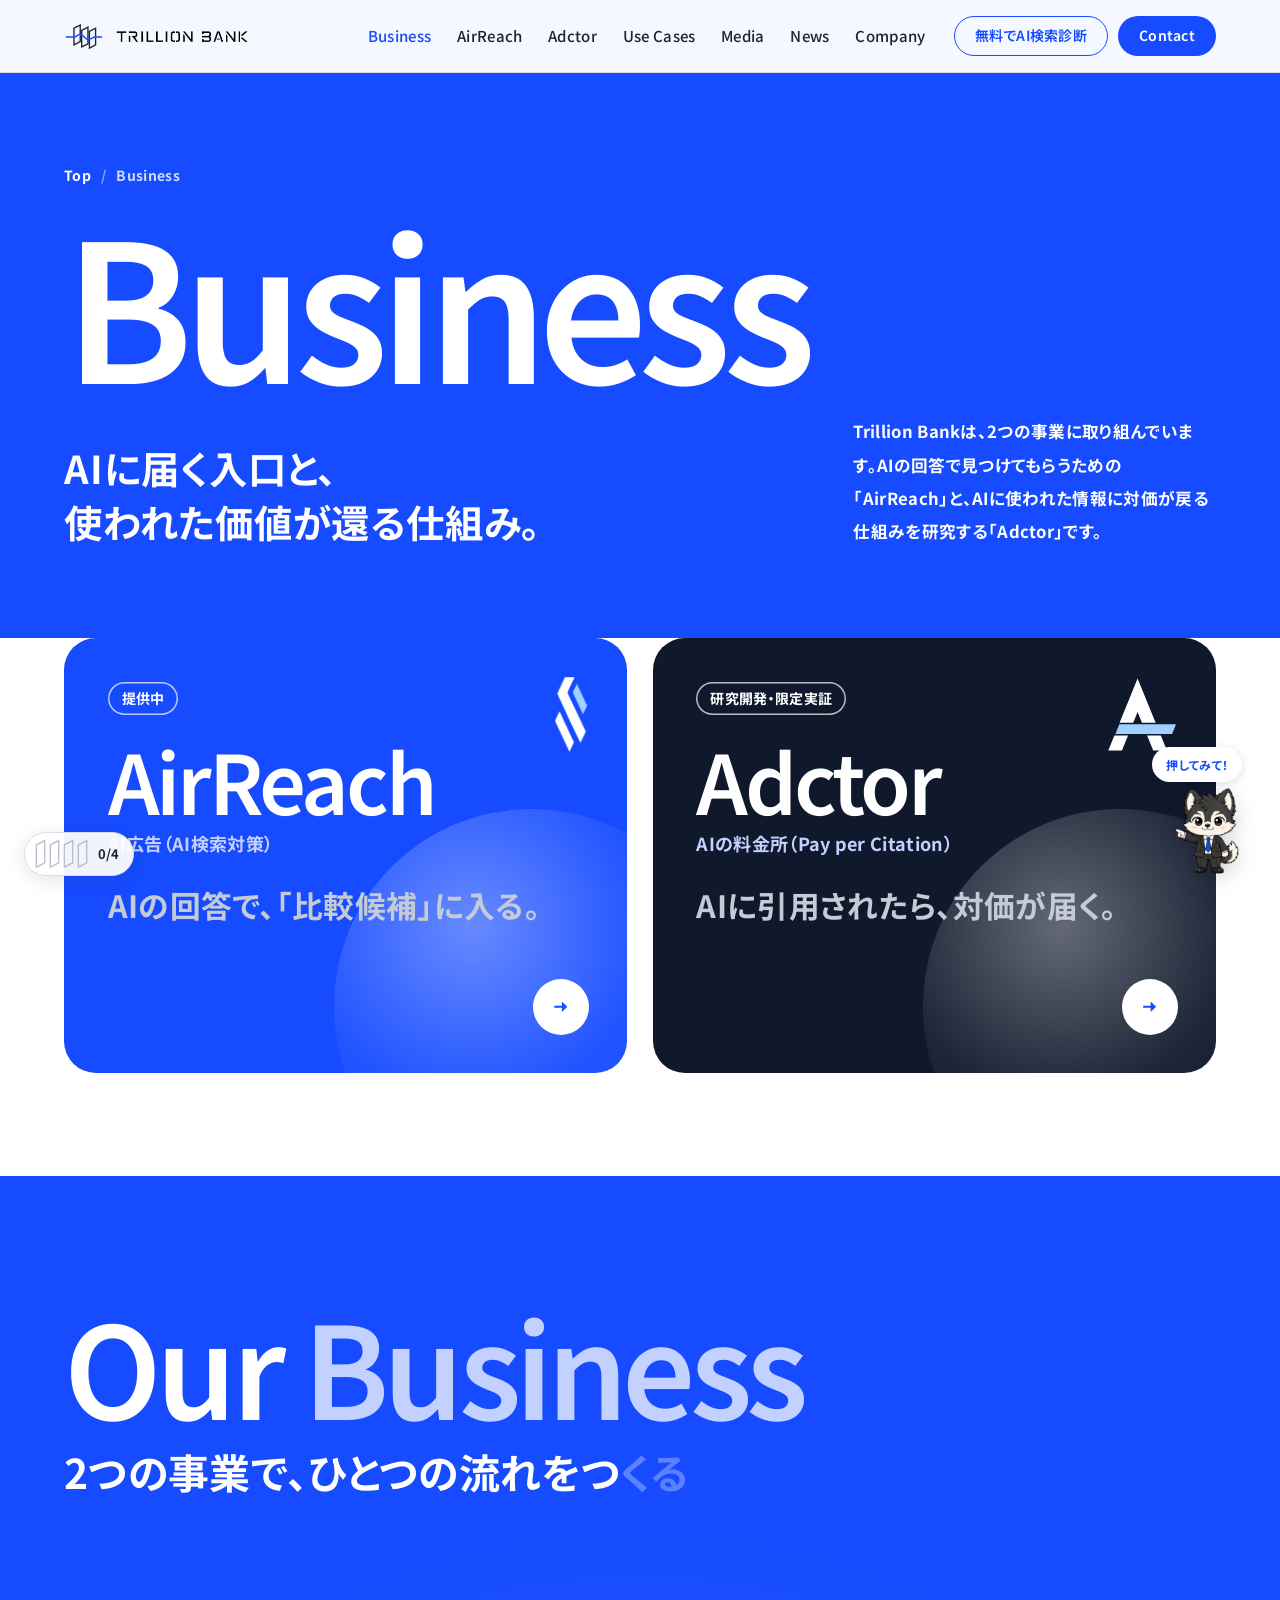
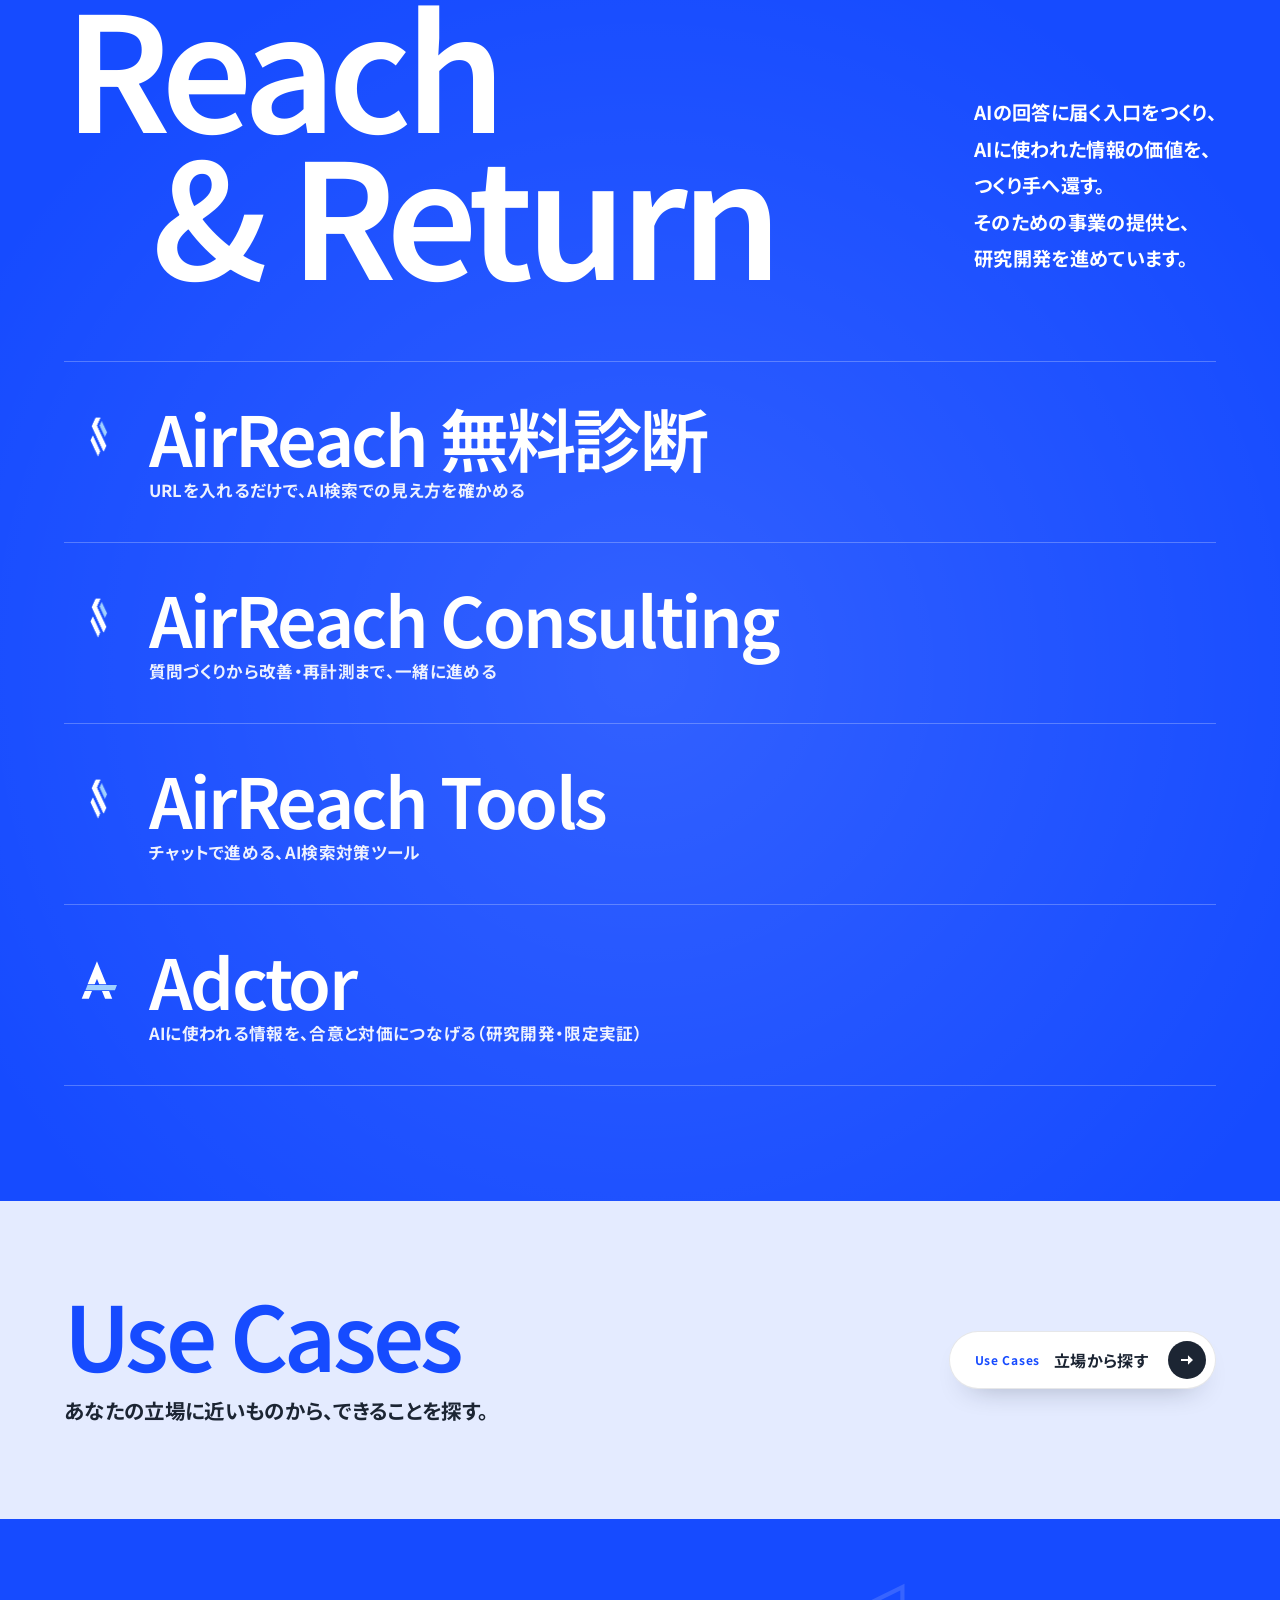
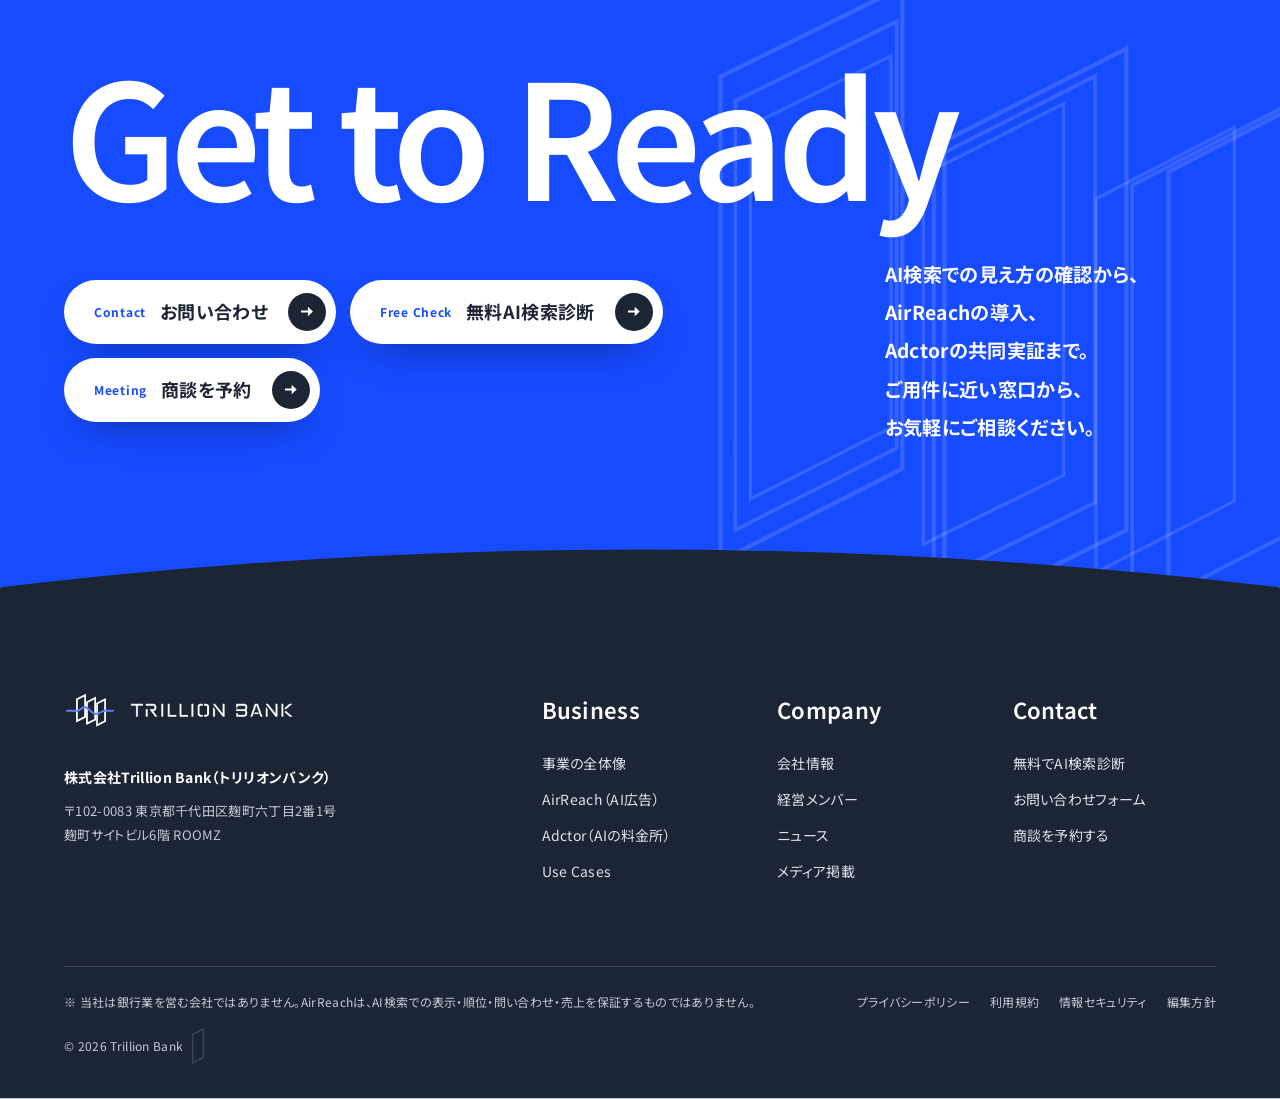
<file: business.html>
<!doctype html>
<html lang="ja">
<head>
<meta charset="utf-8">
<meta name="viewport" content="width=device-width, initial-scale=1">
<title>事業の全体像｜株式会社Trillion Bank</title>
<meta name="description" content="Trillion Bankの2つの事業。AI検索で見つけてもらうためのAI広告「AirReach」と、AIに使われた情報に対価が戻る仕組みを研究する「Adctor」。">
<meta name="theme-color" content="#164bff">
<link rel="icon" href="assets/favicon.png">
<link rel="preconnect" href="https://fonts.googleapis.com">
<link rel="preconnect" href="https://fonts.gstatic.com" crossorigin>
<link rel="stylesheet" href="https://fonts.googleapis.com/css2?family=Google+Sans+Flex:wght@400..700&amp;family=Noto+Sans+JP:wght@400;500;700&amp;display=swap">
<link rel="stylesheet" href="style.css">
<link rel="stylesheet" href="gp-motion.css">
<link rel="stylesheet" href="site.css">
<script>document.documentElement.classList.add('js');</script>
</head>
<body class="page page--business">
<!-- このファイルは tools/build_pages.py が pages_src/business.html から作ります。直接編集しないでください -->
<!-- SITE:symbols -->
<!-- ロゴシンボルの部品（3枚のフレームと青い線） -->
<svg width="0" height="0" style="position:absolute" aria-hidden="true">
  <defs>
    <g id="tb-frames">
      <path d="M103 74 L168 42 L168 214 L103 247 Z"/>
      <path d="M183 97 L248 64 L248 236 L183 268 Z"/>
      <path d="M263 108 L327 75 L327 248 L263 281 Z"/>
    </g>
    <path id="tb-frame" d="M4 18 L30 5 L30 74 L4 87 Z"/>
    <path id="tb-wave" d="M25 165 H105 C130 165 140 137 166 137 C200 137 216 191 256 191 C286 191 296 165 322 165 H389"/>
  </defs>
</svg>
<!-- /SITE:symbols -->

<a class="skip" href="#main">本文へスキップ</a>

<!-- SITE:header -->
<header class="header" id="header">
  <div class="header__inner">
    <a href="index.html" class="header__logo" aria-label="Trillion Bank トップへ" data-cursor="Top">
      <svg class="header__symbol" viewBox="0 0 414 318" aria-hidden="true">
        <use href="#tb-frames" class="sym-frames"/>
        <path class="sym-wave" pathLength="1" d="M25 165 H105 C130 165 140 137 166 137 C200 137 216 191 256 191 C286 191 296 165 322 165 H389"/>
      </svg>
      <img class="header__wordmark" src="assets/tb-wordmark.webp" alt="" width="2048" height="201">
    </a>
    <nav class="header__nav" aria-label="グローバルナビゲーション">
      <ul>
        <li class="has-mega"><a href="business.html" data-page="business" aria-current="page" data-roll>Business</a>
          <div class="mega" id="megaBusiness">
            <div class="mega__inner">
              <p class="mega__lead"><span class="mega__en">Business</span>AIに届く入口と、使われた価値が還る仕組み</p>
              <a class="mega__card" href="airreach.html">
                <span class="mega__thumb mega__thumb--logo" aria-hidden="true"><img src="assets/logos/airreach-symbol.png" alt="" width="145" height="318"></span>
                <span class="mega__body"><span class="mega__state">提供中</span><b>AirReach</b><span>AI広告（AI検索対策）</span></span>
                <i class="mega__go" aria-hidden="true"></i>
              </a>
              <a class="mega__card mega__card--navy" href="adctor.html">
                <span class="mega__thumb mega__thumb--logo" aria-hidden="true"><img src="assets/logos/adctor-symbol-navy.svg" alt="" width="224" height="236"></span>
                <span class="mega__body"><span class="mega__state">研究開発・限定実証</span><b>Adctor</b><span>AIの料金所（Pay per Citation）</span></span>
                <i class="mega__go" aria-hidden="true"></i>
              </a>
              <ul class="mega__links">
                <li><a href="business.html">事業の全体像</a></li>
                <li><a href="usecases.html">立場から探す</a></li>
                <li><a href="#contact">導入・共同実証の相談</a></li>
              </ul>
            </div>
          </div>
        </li>
        <li><a href="airreach.html" data-page="airreach" data-roll>AirReach</a></li>
        <li><a href="adctor.html" data-page="adctor" data-roll>Adctor</a></li>
        <li><a href="usecases.html" data-page="usecases" data-roll>Use Cases</a></li>
        <li><a href="media.html" data-page="media" data-roll>Media</a></li>
        <li><a href="news.html" data-page="news" data-roll>News</a></li>
        <li><a href="company.html" data-page="company" data-roll>Company</a></li>
      </ul>
    </nav>
    <div class="header__actions">
      <a class="pill pill--ghost magnetic" href="https://trillion-bank.jp/#diagnose" data-cursor="診断へ"><span class="pc-only">無料で</span>AI検索診断</a>
      <a class="pill pill--blue magnetic header__contact" href="#contact" data-cursor="相談する">Contact</a>
      <button type="button" class="header__menu" id="menuButton" aria-expanded="false" aria-controls="drawer" aria-label="メニューを開く"><span></span><span></span></button>
    </div>
  </div>
</header>

<div class="drawer" id="drawer" hidden>
  <nav aria-label="メニュー">
    <a href="index.html" data-page="top"><span>Top</span>トップ</a>
    <a href="business.html" data-page="business" aria-current="page"><span>Business</span>事業の全体像</a>
    <a href="airreach.html" data-page="airreach"><span>AirReach</span>AI広告（AI検索対策）</a>
    <a href="adctor.html" data-page="adctor"><span>Adctor</span>AIの料金所（Pay per Citation）</a>
    <a href="usecases.html" data-page="usecases"><span>Use Cases</span>立場から探す</a>
    <a href="media.html" data-page="media"><span>Media</span>メディア掲載</a>
    <a href="news.html" data-page="news"><span>News</span>ニュース</a>
    <a href="company.html" data-page="company"><span>Company</span>会社情報・経営メンバー</a>
  </nav>
  <div class="drawer__actions">
    <a class="pill pill--white pill--lg" href="https://trillion-bank.jp/#diagnose">無料でAI検索診断</a>
    <a class="pill pill--outline-white pill--lg" href="#contact">お問い合わせ・ご相談</a>
  </div>
</div>
<!-- /SITE:header -->

<main id="main">
<section class="phero" aria-labelledby="ph-title">
  <div class="phero__inner">
    <nav class="crumbs" aria-label="現在地"><ol><li><a href="index.html">Top</a></li><li><span aria-current="page">Business</span></li></ol></nav>
    <p class="phero__en" aria-hidden="true">Business</p>
    <h1 class="phero__title" id="ph-title"><span class="nb">AIに届く入口と、</span><span class="nb">使われた価値が</span><span class="nb">還る仕組み。</span></h1>
    <p class="phero__lead">Trillion Bankは、2つの事業に取り組んでいます。AIの回答で見つけてもらうための「AirReach」と、AIに使われた情報に対価が戻る仕組みを研究する「Adctor」です。</p>
  </div>
</section>

<section class="pair" aria-label="2つの事業">
  <div class="pair__inner">
    <a class="pair__card pair__card--a" href="airreach.html" data-cursor="AirReachへ">
      <span class="pair__logo" aria-hidden="true"><img src="assets/logos/airreach-symbol-white.png" alt="" width="145" height="318"></span>
      <span class="pair__tag">提供中</span>
      <span class="pair__name">AirReach</span>
      <span class="pair__kind">AI広告（AI検索対策）</span>
      <span class="pair__copy"><span class="nb">AIの回答で、</span><span class="nb">「比較候補」に入る。</span></span>
      <i class="orb__go" aria-hidden="true"></i>
    </a>
    <a class="pair__card pair__card--b" href="adctor.html" data-cursor="Adctorへ">
      <span class="pair__logo" aria-hidden="true"><img src="assets/logos/adctor-symbol-navy.svg" alt="" width="224" height="236"></span>
      <span class="pair__tag">研究開発・限定実証</span>
      <span class="pair__name">Adctor</span>
      <span class="pair__kind">AIの料金所（Pay per Citation）</span>
      <span class="pair__copy"><span class="nb">AIに引用されたら、</span><span class="nb">対価が届く。</span></span>
      <i class="orb__go" aria-hidden="true"></i>
    </a>
  </div>
</section>

<section class="obiz" id="ourbiz" aria-labelledby="ourbiz-title">
  <div class="obiz__inner">
    <header class="obiz__head">
      <p class="obiz__en" aria-hidden="true">Our <span>Business</span></p>
      <h2 class="obiz__ja" id="ourbiz-title">2つの事業で、ひとつの流れをつくる</h2>
    </header>
    <div class="obiz__intro">
      <p class="obiz__big" aria-hidden="true"><span>Reach</span><span>&amp; Return</span></p>
      <p class="obiz__lead">AIの回答に届く入口をつくり、<br>AIに使われた情報の価値を、<br>つくり手へ還す。<br>そのための事業の提供と、<br>研究開発を進めています。</p>
    </div>
    <div class="obiz__listwrap">
      <ul class="obiz__list">
        <li class="obiz__row" data-i="0">
          <a href="https://trillion-bank.jp/#diagnose">
            <img class="obiz__ico obiz__ico--logo" src="assets/logos/airreach-symbol-white.png" alt="" width="145" height="318">
            <span class="obiz__name">AirReach <span class="nb">無料診断</span></span>
            <span class="obiz__desc">URLを入れるだけで、AI検索での見え方を確かめる</span>
            <img class="obiz__thumb" src="assets/biz-diagnose.webp" alt="" width="900" height="680" loading="lazy" decoding="async">
          </a>
        </li>
        <li class="obiz__row" data-i="1">
          <a href="https://trillion-bank.jp/trillionbank/business/hack2/">
            <img class="obiz__ico obiz__ico--logo" src="assets/logos/airreach-symbol-white.png" alt="" width="145" height="318">
            <span class="obiz__name">AirReach Consulting</span>
            <span class="obiz__desc">質問づくりから改善・再計測まで、一緒に進める</span>
            <img class="obiz__thumb" src="assets/biz-consulting.webp" alt="" width="900" height="680" loading="lazy" decoding="async">
          </a>
        </li>
        <li class="obiz__row" data-i="2">
          <a href="https://trillion-bank.jp/lp/airreach-tools/">
            <img class="obiz__ico obiz__ico--logo" src="assets/logos/airreach-symbol-white.png" alt="" width="145" height="318">
            <span class="obiz__name">AirReach Tools</span>
            <span class="obiz__desc">チャットで進める、AI検索対策ツール</span>
            <img class="obiz__thumb" src="assets/biz-tools.webp" alt="" width="900" height="680" loading="lazy" decoding="async">
          </a>
        </li>
        <li class="obiz__row" data-i="3">
          <a href="https://trillion-bank.jp/trillionbank/business/pay-per-crawl/">
            <img class="obiz__ico obiz__ico--logo" src="assets/logos/adctor-symbol-white.svg" alt="" width="224" height="236">
            <span class="obiz__name">Adctor</span>
            <span class="obiz__desc">AIに使われる情報を、合意と対価につなげる（研究開発・限定実証）</span>
            <img class="obiz__thumb" src="assets/biz-adctor.webp" alt="" width="900" height="680" loading="lazy" decoding="async">
          </a>
        </li>
      </ul>
      <div class="obiz__peek" aria-hidden="true"><img src="assets/biz-diagnose.webp" alt="" width="900" height="680" loading="lazy" decoding="async"><img src="assets/biz-consulting.webp" alt="" width="900" height="680" loading="lazy" decoding="async"><img src="assets/biz-tools.webp" alt="" width="900" height="680" loading="lazy" decoding="async"><img src="assets/biz-adctor.webp" alt="" width="900" height="680" loading="lazy" decoding="async"></div>
    </div>
  </div>
</section>

<section class="band-link" aria-label="立場から探す">
  <div class="band-link__inner">
    <p class="band-link__en" aria-hidden="true">Use Cases</p>
    <p class="band-link__txt">あなたの立場に近いものから、できることを探す。</p>
    <a class="pk" href="usecases.html"><span class="pk__en">Use Cases</span><span class="pk__t">立場から探す</span><span class="pk__dot" aria-hidden="true"><i></i></span></a>
  </div>
</section>

<!-- SITE:contact -->
<section class="git" id="contact" aria-labelledby="contact-title">
  <svg class="git__contour" viewBox="0 0 800 600" preserveAspectRatio="xMidYMid slice" aria-hidden="true"><use href="#tb-frames" transform="translate(330 120) scale(1.35)"/><use href="#tb-frames" transform="translate(300 90) scale(1.55)"/><use href="#tb-frames" transform="translate(270 60) scale(1.75)"/></svg>
  <div class="git__inner">
    <h2 class="git__title" id="contact-title"><span class="git__en" aria-hidden="true">Get to Ready</span><span class="sr">お問い合わせ</span></h2>
    <div class="git__grid">
      <ul class="git__orbs">
        <li class="git__o git__o--1"><a class="pk" href="https://trillion-bank.jp/trillionbank/contact/" data-cursor="フォームへ"><span class="pk__en">Contact</span><span class="pk__t">お問い合わせ</span><span class="pk__dot" aria-hidden="true"><i></i></span></a></li>
        <li class="git__o git__o--2"><a class="pk" href="https://trillion-bank.jp/#diagnose" data-cursor="30秒で診断"><span class="pk__en">Free Check</span><span class="pk__t">無料AI検索診断</span><span class="pk__dot" aria-hidden="true"><i></i></span></a></li>
        <li class="git__o git__o--3"><a class="pk" href="https://trillion-bank.jp/trillionbank/meeting/" data-cursor="予約する"><span class="pk__en">Meeting</span><span class="pk__t">商談を予約</span><span class="pk__dot" aria-hidden="true"><i></i></span></a></li>
      </ul>
      <p class="git__text">AI検索での見え方の確認から、<br>AirReachの導入、<br>Adctorの共同実証まで。<br>ご用件に近い窓口から、<br>お気軽にご相談ください。</p>
    </div>
  </div>
</section>
<!-- /SITE:contact -->
</main>

<!-- SITE:footer -->
<footer class="footer" data-curve>
  <div class="footer__inner">
    <div class="footer__brand">
      <a href="index.html" class="footer__logo" aria-label="Trillion Bank トップへ" data-cursor="Top">
        <svg viewBox="0 0 414 318" aria-hidden="true"><use href="#tb-frames" class="sym-frames"/><use href="#tb-wave" class="sym-wave"/></svg>
        <img src="assets/tb-wordmark.webp" alt="" width="2048" height="201">
      </a>
      <p class="footer__company">株式会社Trillion Bank（トリリオンバンク）</p>
      <address>〒102-0083 東京都千代田区麹町六丁目2番1号<br>麹町サイトビル6階 ROOMZ</address>
    </div>
    <nav class="footer__nav" aria-label="フッターナビゲーション">
      <div><p>Business</p>
        <a href="business.html">事業の全体像</a>
        <a href="airreach.html">AirReach（AI広告）</a>
        <a href="adctor.html">Adctor（AIの料金所）</a>
        <a href="usecases.html">Use Cases</a>
      </div>
      <div><p>Company</p>
        <a href="company.html">会社情報</a>
        <a href="company.html#members">経営メンバー</a>
        <a href="news.html">ニュース</a>
        <a href="media.html">メディア掲載</a>
      </div>
      <div><p>Contact</p>
        <a href="https://trillion-bank.jp/#diagnose">無料でAI検索診断</a>
        <a href="https://trillion-bank.jp/trillionbank/contact/">お問い合わせフォーム</a>
        <a href="https://trillion-bank.jp/trillionbank/meeting/">商談を予約する</a>
      </div>
    </nav>
  </div>
  <div class="footer__bottom">
    <p>※ 当社は銀行業を営む会社ではありません。AirReachは、AI検索での表示・順位・問い合わせ・売上を保証するものではありません。</p>
    <ul>
      <li><a href="https://trillion-bank.jp/trillionbank/privacy/">プライバシーポリシー</a></li>
      <li><a href="https://trillion-bank.jp/trillionbank/terms/">利用規約</a></li>
      <li><a href="https://trillion-bank.jp/trillionbank/security/">情報セキュリティ</a></li>
      <li><a href="https://trillion-bank.jp/trillionbank/insights/editorial-policy/">編集方針</a></li>
    </ul>
    <p class="footer__copy">© 2026 Trillion Bank
      <!-- 隠しフレーム 4：還元する（コピーライトの横にひっそり） -->
      <button type="button" class="key key--footer" data-key="return" aria-label="隠しフレームを拾う（4：還元する）">
        <svg viewBox="0 0 34 92" aria-hidden="true"><use href="#tb-frame"/></svg>
      </button>
    </p>
  </div>
</footer>
<!-- /SITE:footer -->

<!-- SITE:floaters -->
<!-- 見つけたフレームの数（脱出ゲーム） -->
<button type="button" class="hunt" id="hunt" aria-controls="mascotPanel" aria-label="隠しフレーム：0／4。ヒントを見る">
  <span class="hunt__slots" aria-hidden="true">
    <svg viewBox="0 0 34 92" data-slot="measure"><use href="#tb-frame"/></svg>
    <svg viewBox="0 0 34 92" data-slot="protect"><use href="#tb-frame"/></svg>
    <svg viewBox="0 0 34 92" data-slot="record"><use href="#tb-frame"/></svg>
    <svg viewBox="0 0 34 92" data-slot="return"><use href="#tb-frame"/></svg>
  </span>
  <span class="hunt__count" id="huntCount">0/4</span>
</button>

<!-- マスコット「とりうる」：押すとヒントと近道が出る -->
<div class="mascot" id="mascot">
  <div class="mascot__panel" id="mascotPanel" role="dialog" aria-modal="false" aria-labelledby="mascotTitle" hidden>
    <p class="mascot__title" id="mascotTitle">とりうるの寄り道案内</p>
    <p class="mascot__hint" id="mascotHint">このページのどこかに、ロゴのフレームが4つ隠れているよ。カーソルを当てると光るものを探してみて！</p>
    <p class="mascot__progress"><span id="mascotCount">0</span>／4 見つけた</p>
    <div class="mascot__links">
      <a href="https://trillion-bank.jp/#diagnose" class="pill pill--blue">無料でAI検索診断</a>
      <a href="#contact" class="pill pill--outline">相談する</a>
    </div>
    <button type="button" class="mascot__close" id="mascotClose" aria-label="案内を閉じる"></button>
  </div>
  <span class="mascot__bubble" id="mascotBubble" aria-hidden="true">押してみて！</span>
  <button type="button" class="mascot__btn" id="mascotBtn" aria-expanded="false" aria-controls="mascotPanel" aria-label="とりうるの寄り道案内を開く">
    <img src="assets/toriuru-point.webp" alt="" width="480" height="480">
  </button>
</div>

<!-- 4つ全部そろったときの隠しシーン -->
<div class="unlock" id="unlock" role="dialog" aria-modal="true" aria-labelledby="unlockTitle" hidden>
  <div class="unlock__inner">
    <svg class="unlock__logo" viewBox="0 0 414 318" aria-hidden="true">
      <g class="unlock__frames" fill="none" stroke="#fff" stroke-width="12">
        <path d="M103 74 L168 42 L168 214 L103 247 Z"/>
        <path d="M183 97 L248 64 L248 236 L183 268 Z"/>
        <path d="M263 108 L327 75 L327 248 L263 281 Z"/>
      </g>
      <path class="unlock__wave" pathLength="1" d="M25 165 H105 C130 165 140 137 166 137 C200 137 216 191 256 191 C286 191 296 165 322 165 H389" fill="none" stroke="#fff" stroke-width="14" stroke-linecap="round"/>
    </svg>
    <p class="unlock__en">Unlocked</p>
    <h2 class="unlock__title" id="unlockTitle">4つのフレームが、そろいました。</h2>
    <p class="unlock__body">Trillion Bankのロゴは、<b>測る・守る・記録する</b>の3枚のフレームと、そこを通り抜けて発信者へ<b>還る</b>青い線でできています。見つけてくださったあなたの情報も、AIの時代に正しく見つかり、正しく還るように。</p>
    <div class="unlock__actions">
      <a class="pill pill--white pill--lg" href="https://trillion-bank.jp/#diagnose">無料でAI検索診断をはじめる</a>
      <a class="pill pill--outline-white pill--lg" href="#contact" data-close-unlock>Adctorについて相談する</a>
    </div>
    <button type="button" class="unlock__close" id="unlockClose">閉じる</button>
  </div>
  <div class="confetti" id="confetti" aria-hidden="true"></div>
</div>

<!-- カーソル（行き先の名前を出す） -->
<div class="cursor" id="cursor" aria-hidden="true"><span class="cursor__label" id="cursorLabel"></span></div>
<!-- ちょっとしたお知らせ -->
<div class="toast" id="toast" role="status" aria-live="polite"></div>
<!-- /SITE:floaters -->

<script src="main.js"></script>
<script src="gp-motion.js"></script>
<script src="site.js"></script>
</body>
</html>
</file>
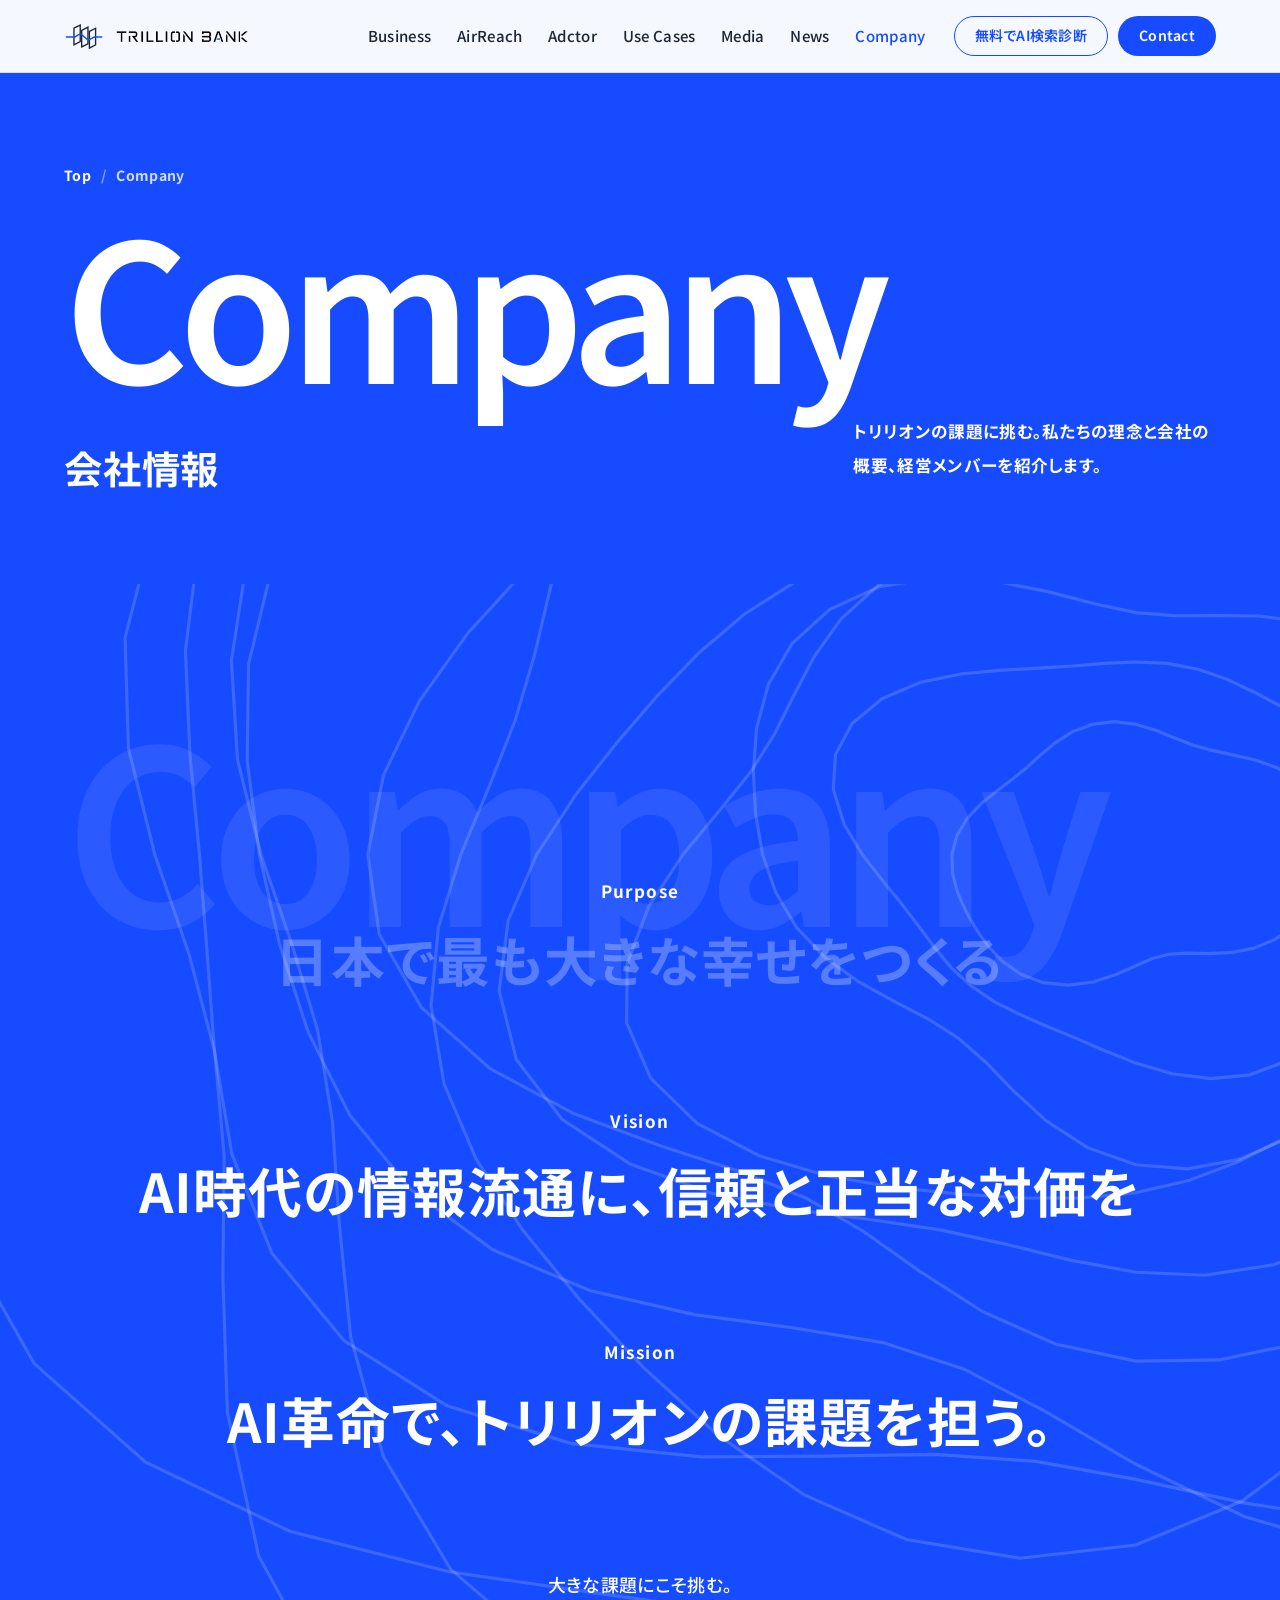
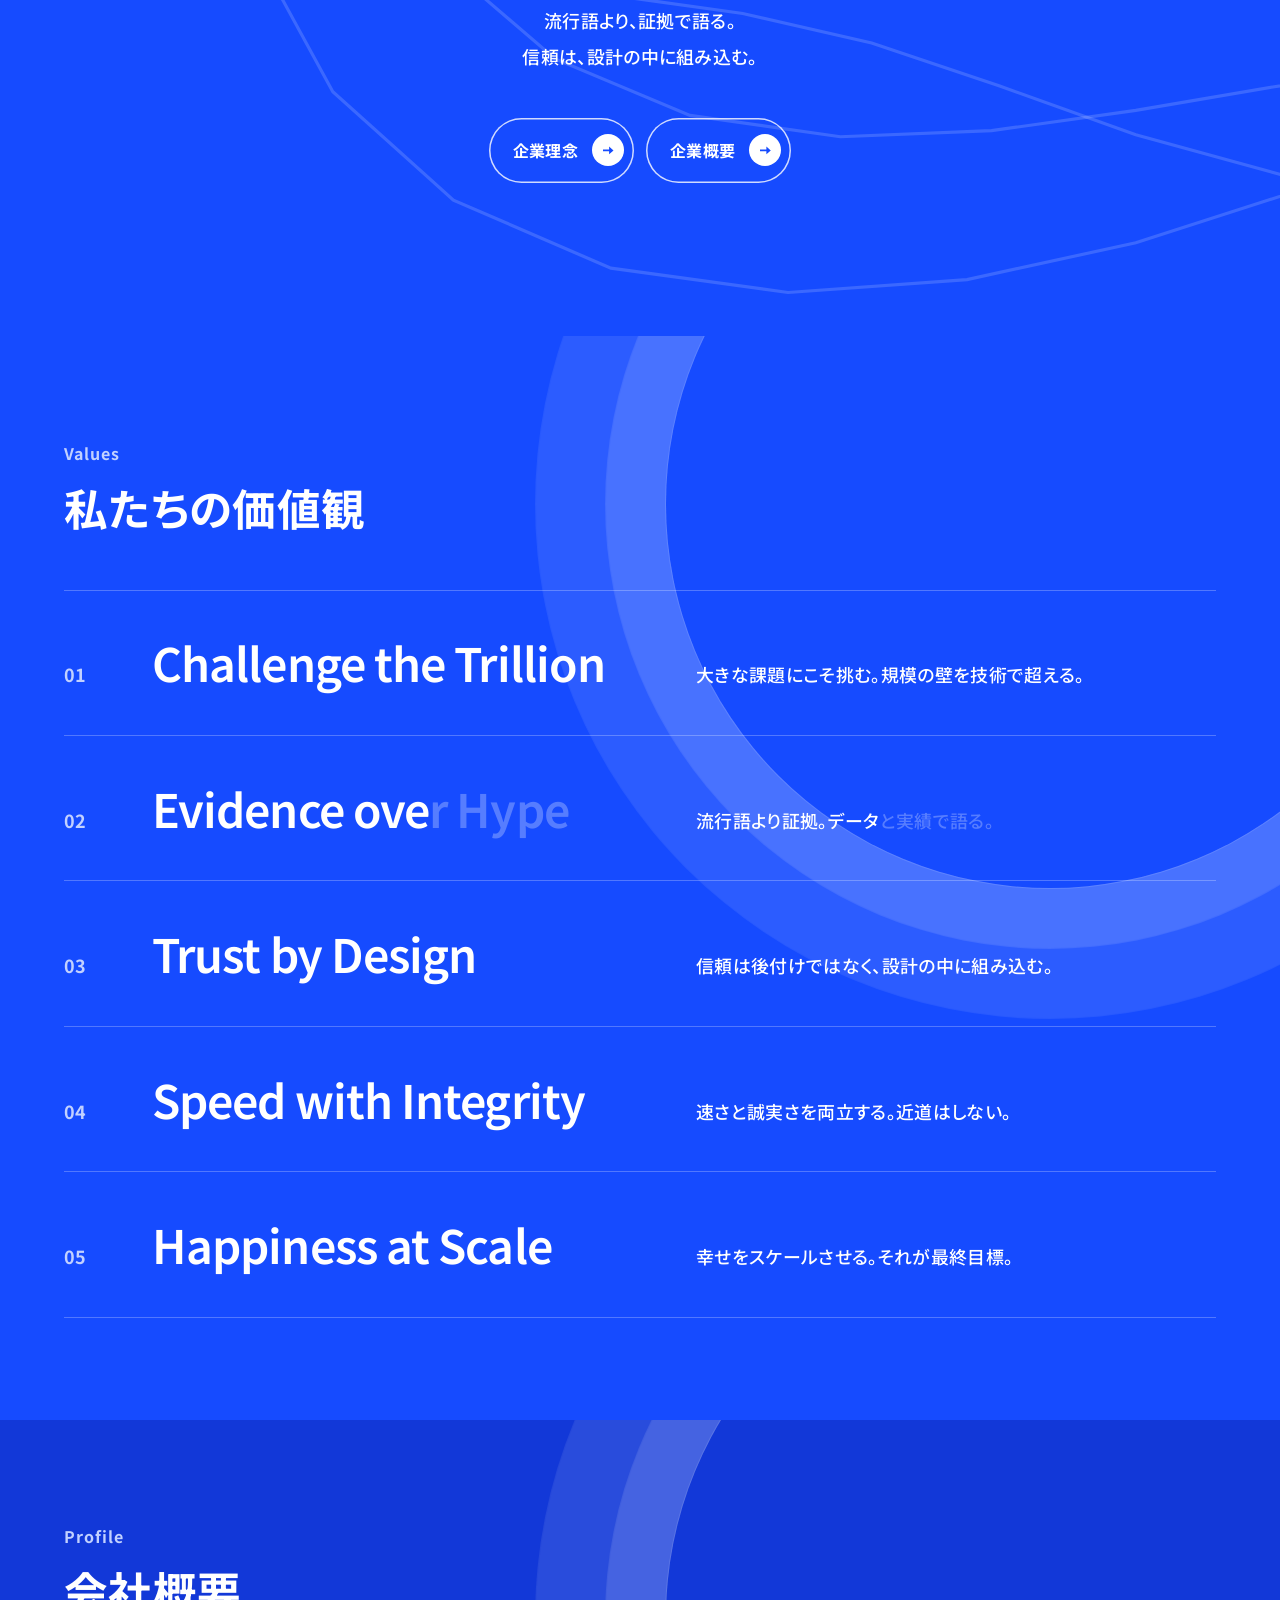
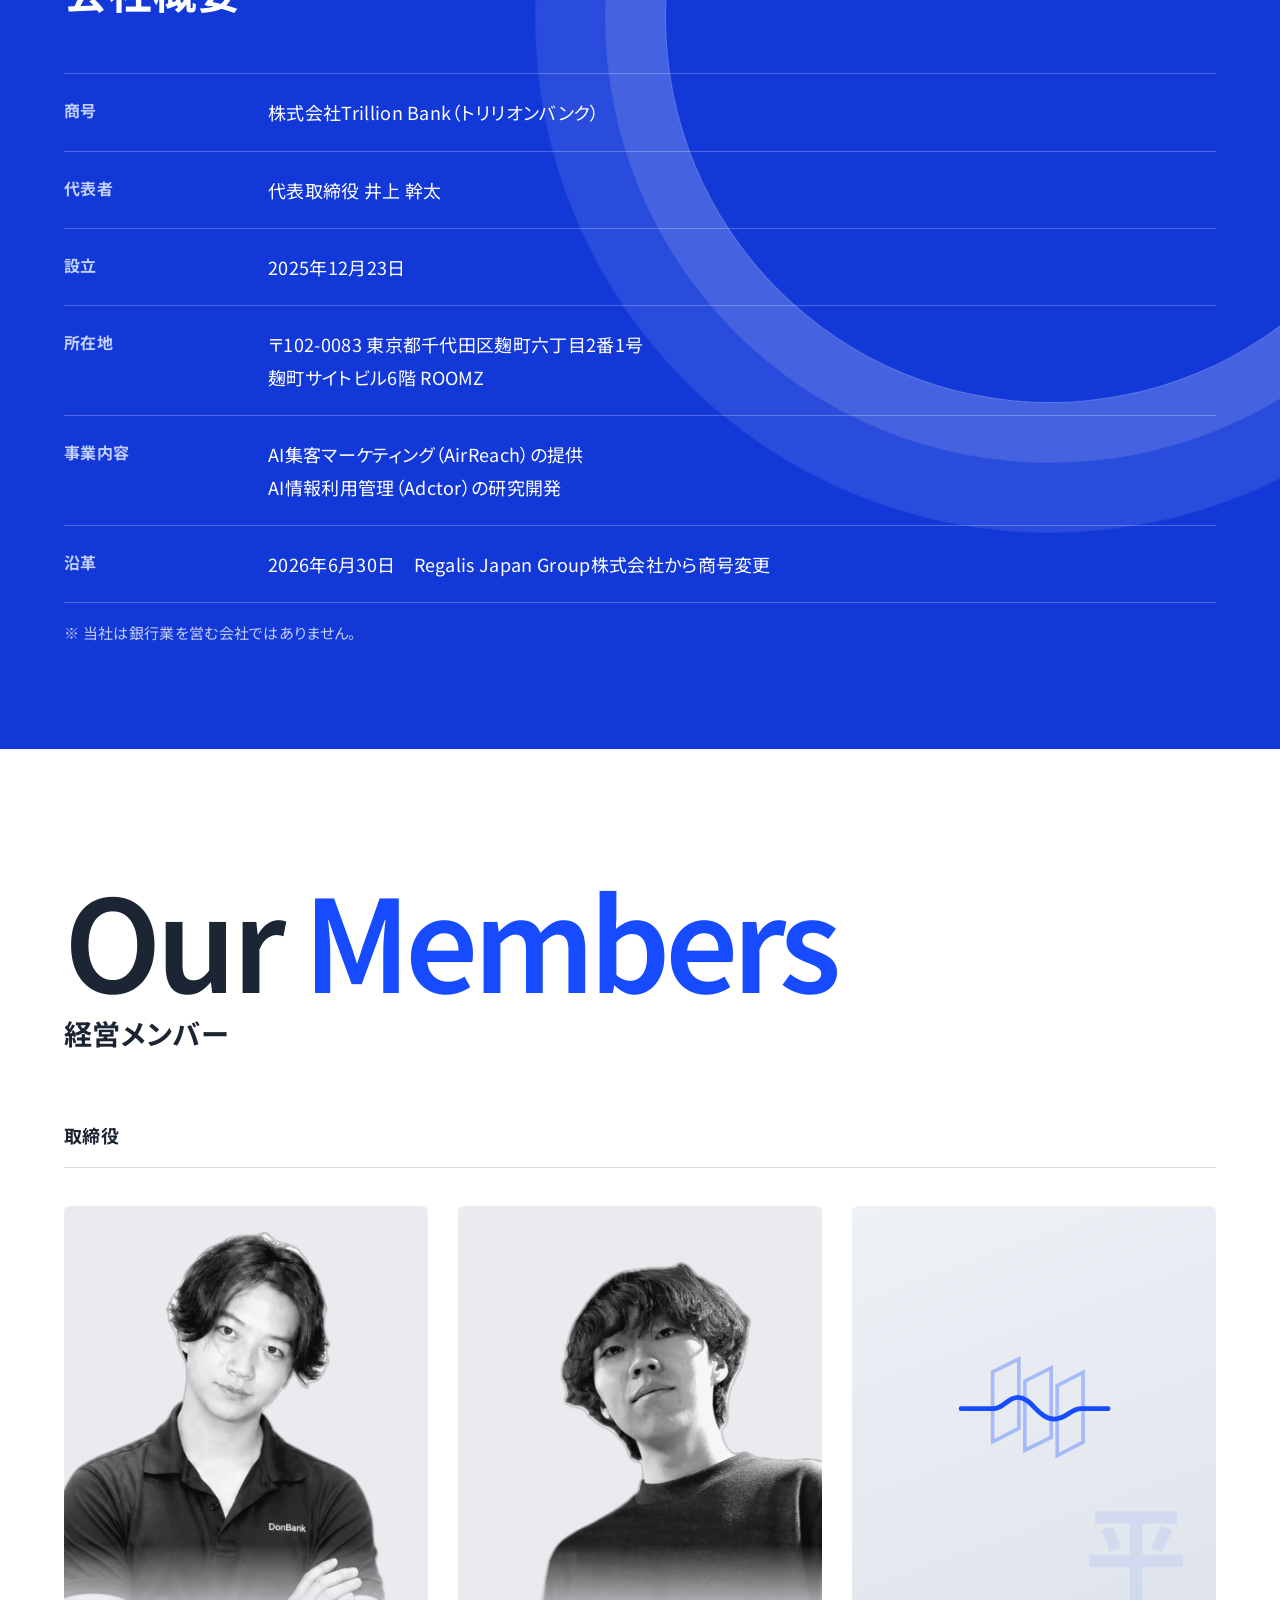
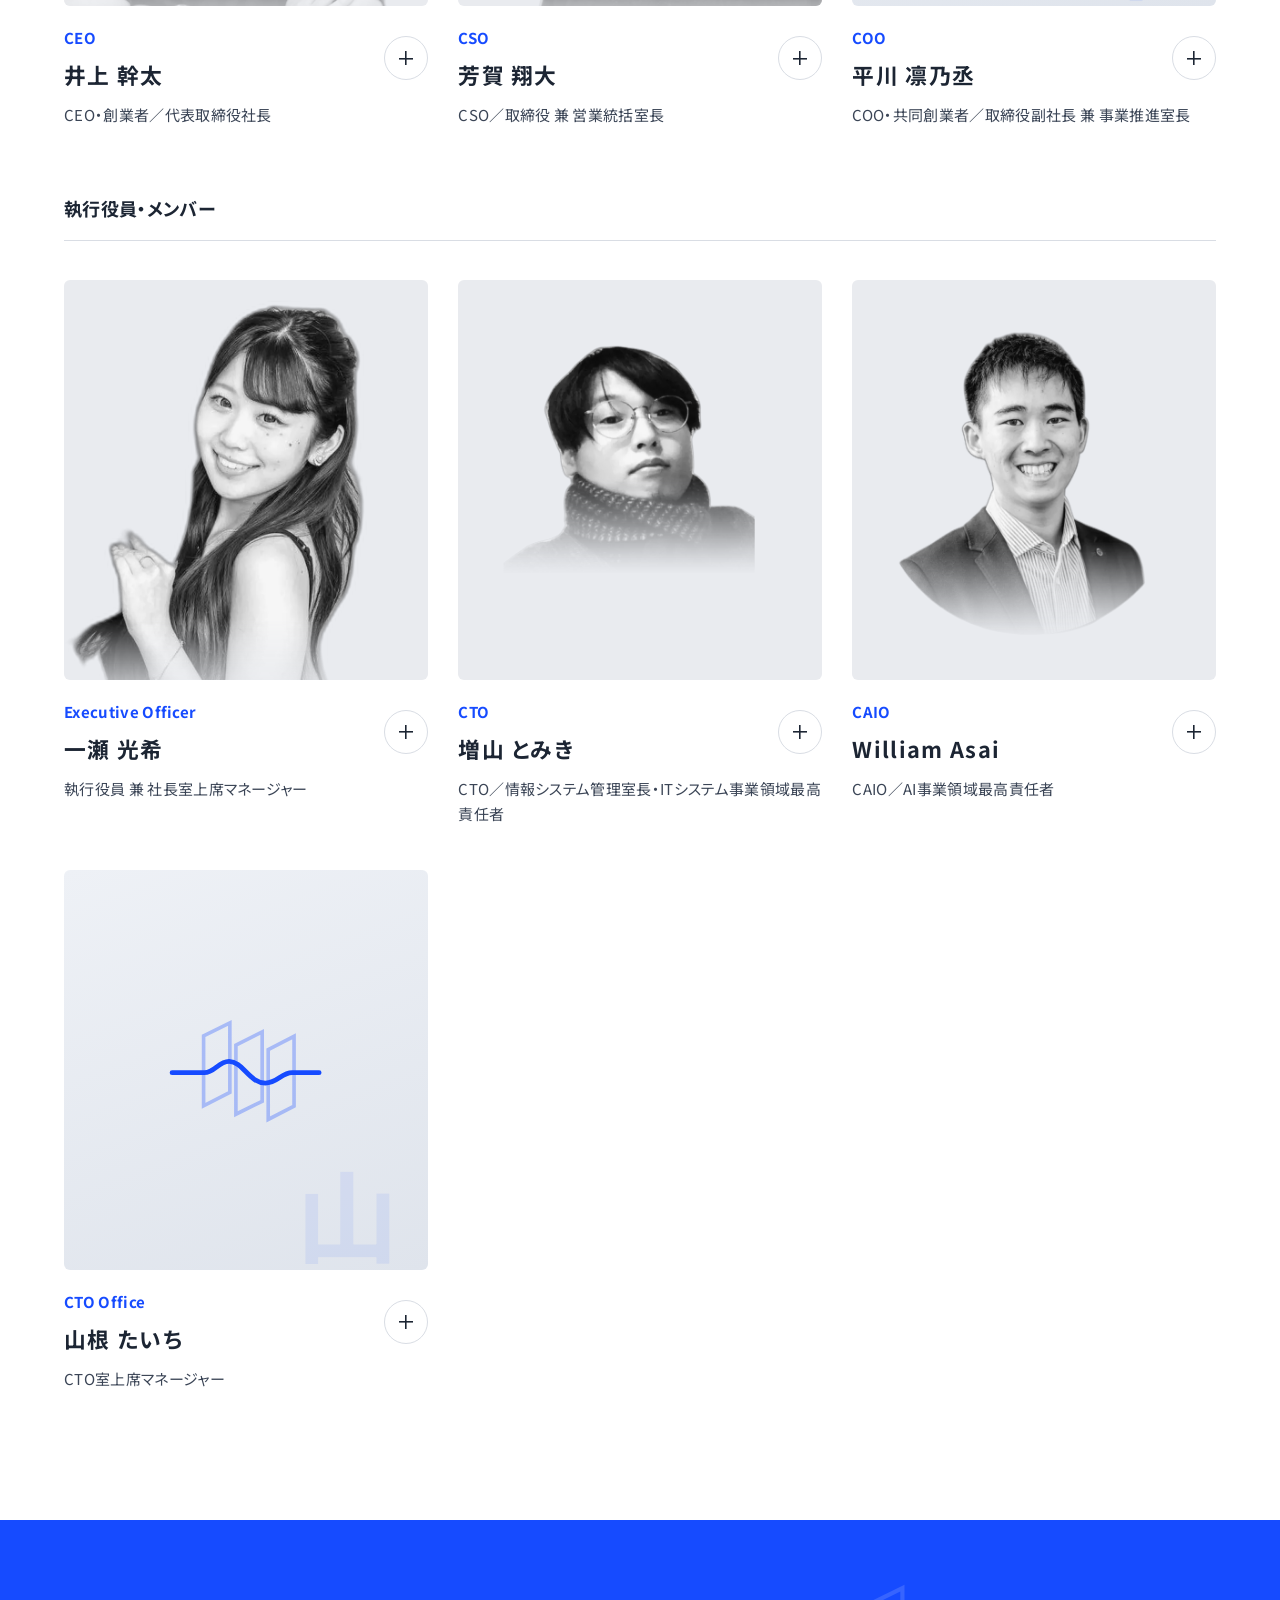
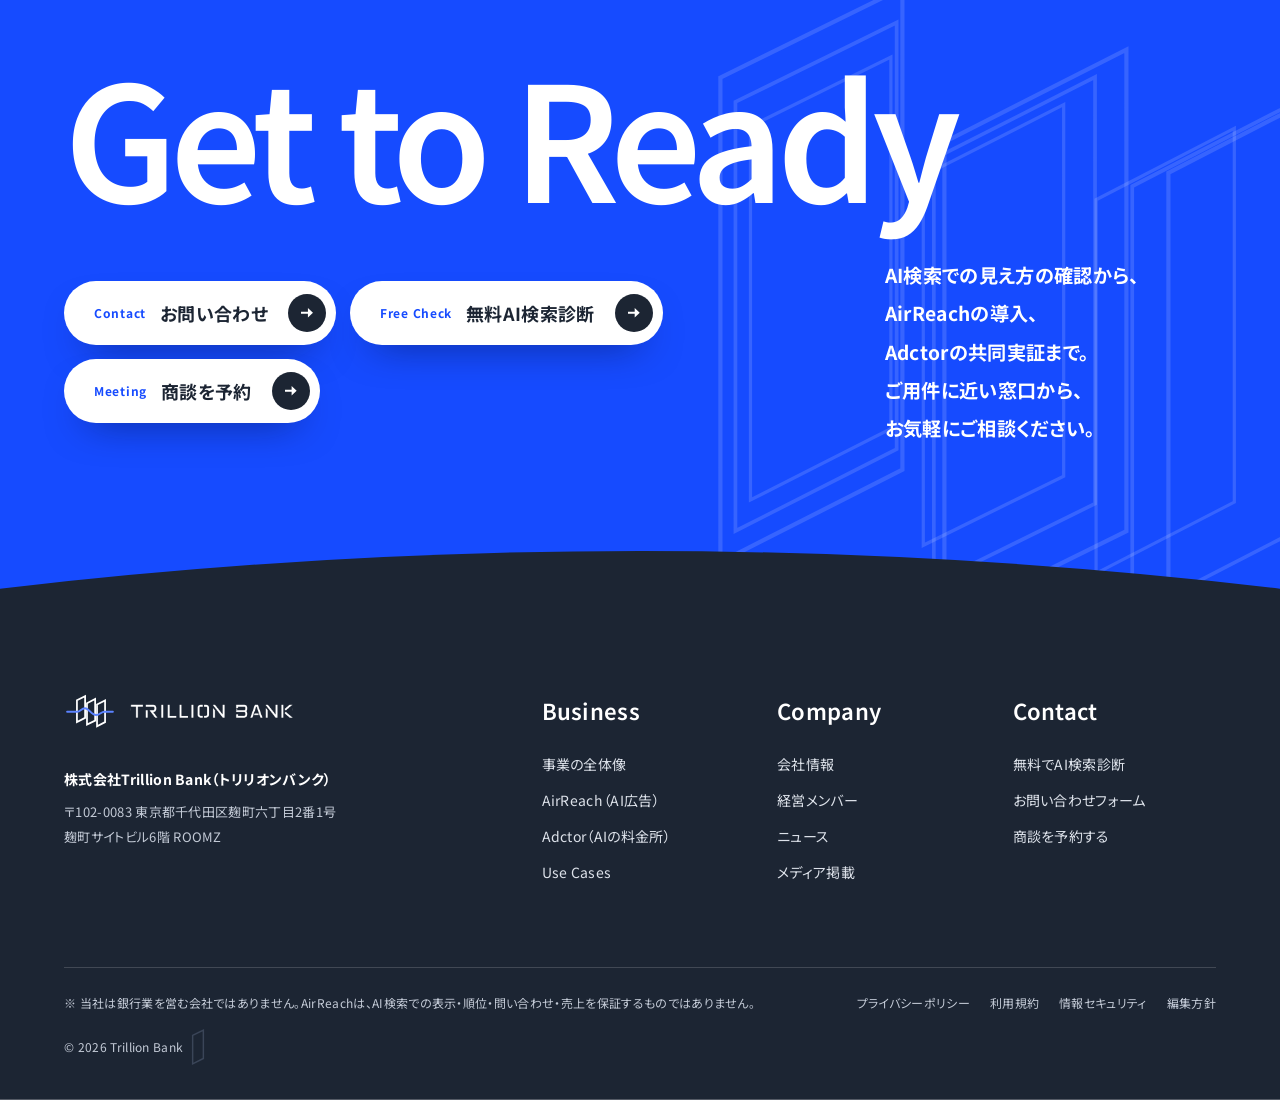
<file: company.html>
<!doctype html>
<html lang="ja">
<head>
<meta charset="utf-8">
<meta name="viewport" content="width=device-width, initial-scale=1">
<title>会社情報｜株式会社Trillion Bank</title>
<meta name="description" content="株式会社Trillion Bankの企業理念（Purpose・Vision・Mission・Values）、会社概要、経営メンバーです。">
<meta name="theme-color" content="#164bff">
<link rel="icon" href="assets/favicon.png">
<link rel="preconnect" href="https://fonts.googleapis.com">
<link rel="preconnect" href="https://fonts.gstatic.com" crossorigin>
<link rel="stylesheet" href="https://fonts.googleapis.com/css2?family=Google+Sans+Flex:wght@400..700&amp;family=Noto+Sans+JP:wght@400;500;700&amp;display=swap">
<link rel="stylesheet" href="style.css">
<link rel="stylesheet" href="gp-motion.css">
<link rel="stylesheet" href="site.css">
<script>document.documentElement.classList.add('js');</script>
</head>
<body class="page page--company">
<!-- このファイルは tools/build_pages.py が pages_src/company.html から作ります。直接編集しないでください -->
<!-- SITE:symbols -->
<!-- ロゴシンボルの部品（3枚のフレームと青い線） -->
<svg width="0" height="0" style="position:absolute" aria-hidden="true">
  <defs>
    <g id="tb-frames">
      <path d="M103 74 L168 42 L168 214 L103 247 Z"/>
      <path d="M183 97 L248 64 L248 236 L183 268 Z"/>
      <path d="M263 108 L327 75 L327 248 L263 281 Z"/>
    </g>
    <path id="tb-frame" d="M4 18 L30 5 L30 74 L4 87 Z"/>
    <path id="tb-wave" d="M25 165 H105 C130 165 140 137 166 137 C200 137 216 191 256 191 C286 191 296 165 322 165 H389"/>
  </defs>
</svg>
<!-- /SITE:symbols -->

<a class="skip" href="#main">本文へスキップ</a>

<!-- SITE:header -->
<header class="header" id="header">
  <div class="header__inner">
    <a href="index.html" class="header__logo" aria-label="Trillion Bank トップへ" data-cursor="Top">
      <svg class="header__symbol" viewBox="0 0 414 318" aria-hidden="true">
        <use href="#tb-frames" class="sym-frames"/>
        <path class="sym-wave" pathLength="1" d="M25 165 H105 C130 165 140 137 166 137 C200 137 216 191 256 191 C286 191 296 165 322 165 H389"/>
      </svg>
      <img class="header__wordmark" src="assets/tb-wordmark.webp" alt="" width="2048" height="201">
    </a>
    <nav class="header__nav" aria-label="グローバルナビゲーション">
      <ul>
        <li class="has-mega"><a href="business.html" data-page="business" data-roll>Business</a>
          <div class="mega" id="megaBusiness">
            <div class="mega__inner">
              <p class="mega__lead"><span class="mega__en">Business</span>AIに届く入口と、使われた価値が還る仕組み</p>
              <a class="mega__card" href="airreach.html">
                <span class="mega__thumb mega__thumb--logo" aria-hidden="true"><img src="assets/logos/airreach-symbol.png" alt="" width="145" height="318"></span>
                <span class="mega__body"><span class="mega__state">提供中</span><b>AirReach</b><span>AI広告（AI検索対策）</span></span>
                <i class="mega__go" aria-hidden="true"></i>
              </a>
              <a class="mega__card mega__card--navy" href="adctor.html">
                <span class="mega__thumb mega__thumb--logo" aria-hidden="true"><img src="assets/logos/adctor-symbol-navy.svg" alt="" width="224" height="236"></span>
                <span class="mega__body"><span class="mega__state">研究開発・限定実証</span><b>Adctor</b><span>AIの料金所（Pay per Citation）</span></span>
                <i class="mega__go" aria-hidden="true"></i>
              </a>
              <ul class="mega__links">
                <li><a href="business.html">事業の全体像</a></li>
                <li><a href="usecases.html">立場から探す</a></li>
                <li><a href="#contact">導入・共同実証の相談</a></li>
              </ul>
            </div>
          </div>
        </li>
        <li><a href="airreach.html" data-page="airreach" data-roll>AirReach</a></li>
        <li><a href="adctor.html" data-page="adctor" data-roll>Adctor</a></li>
        <li><a href="usecases.html" data-page="usecases" data-roll>Use Cases</a></li>
        <li><a href="media.html" data-page="media" data-roll>Media</a></li>
        <li><a href="news.html" data-page="news" data-roll>News</a></li>
        <li><a href="company.html" data-page="company" aria-current="page" data-roll>Company</a></li>
      </ul>
    </nav>
    <div class="header__actions">
      <a class="pill pill--ghost magnetic" href="https://trillion-bank.jp/#diagnose" data-cursor="診断へ"><span class="pc-only">無料で</span>AI検索診断</a>
      <a class="pill pill--blue magnetic header__contact" href="#contact" data-cursor="相談する">Contact</a>
      <button type="button" class="header__menu" id="menuButton" aria-expanded="false" aria-controls="drawer" aria-label="メニューを開く"><span></span><span></span></button>
    </div>
  </div>
</header>

<div class="drawer" id="drawer" hidden>
  <nav aria-label="メニュー">
    <a href="index.html" data-page="top"><span>Top</span>トップ</a>
    <a href="business.html" data-page="business"><span>Business</span>事業の全体像</a>
    <a href="airreach.html" data-page="airreach"><span>AirReach</span>AI広告（AI検索対策）</a>
    <a href="adctor.html" data-page="adctor"><span>Adctor</span>AIの料金所（Pay per Citation）</a>
    <a href="usecases.html" data-page="usecases"><span>Use Cases</span>立場から探す</a>
    <a href="media.html" data-page="media"><span>Media</span>メディア掲載</a>
    <a href="news.html" data-page="news"><span>News</span>ニュース</a>
    <a href="company.html" data-page="company" aria-current="page"><span>Company</span>会社情報・経営メンバー</a>
  </nav>
  <div class="drawer__actions">
    <a class="pill pill--white pill--lg" href="https://trillion-bank.jp/#diagnose">無料でAI検索診断</a>
    <a class="pill pill--outline-white pill--lg" href="#contact">お問い合わせ・ご相談</a>
  </div>
</div>
<!-- /SITE:header -->

<main id="main">
<section class="phero" aria-labelledby="ph-title">
  <div class="phero__inner">
    <nav class="crumbs" aria-label="現在地"><ol><li><a href="index.html">Top</a></li><li><span aria-current="page">Company</span></li></ol></nav>
    <p class="phero__en" aria-hidden="true">Company</p>
    <h1 class="phero__title" id="ph-title">会社情報</h1>
    <p class="phero__lead">トリリオンの課題に挑む。私たちの理念と会社の概要、経営メンバーを紹介します。</p>
  </div>
</section>

<section class="company cov" id="company" aria-labelledby="company-title">
  <svg class="cov__contour" viewBox="0 0 800 600" preserveAspectRatio="xMidYMid slice" aria-hidden="true"><path d="M704.5 120.0 L702.7 128.7 L699.7 137.1 L695.4 145.0 L689.4 152.1 L681.6 157.8 L672.1 161.7 L661.8 163.6 L651.7 164.0 L642.7 163.8 L634.8 164.3 L627.6 166.1 L620.0 169.4 L611.2 173.3 L601.1 176.6 L590.0 178.0 L578.9 176.9 L569.0 173.2 L560.8 167.4 L554.2 160.4 L548.9 152.8 L544.5 145.0 L540.9 136.9 L538.7 128.6 L538.4 120.0 L540.6 111.6 L545.2 104.0 L551.6 97.3 L558.6 91.6 L565.4 86.5 L571.7 81.4 L577.7 75.9 L584.2 70.5 L591.8 65.6 L600.7 62.3 L610.3 61.1 L620.0 62.2 L629.1 65.0 L637.3 68.3 L645.2 71.4 L653.4 73.7 L662.5 75.7 L672.5 78.0 L682.7 81.5 L691.8 86.8 L698.9 93.9 L703.2 102.2 L704.9 111.1 Z"/><path d="M746.0 120.0 L741.9 132.8 L735.4 144.7 L728.5 155.9 L722.0 167.1 L715.8 178.8 L708.6 190.9 L699.1 202.4 L686.3 211.9 L670.6 217.8 L653.3 219.5 L636.0 217.3 L620.0 212.6 L605.7 206.9 L592.8 201.3 L580.5 196.2 L568.7 191.1 L557.3 185.4 L547.0 178.4 L538.1 170.3 L530.7 161.3 L523.7 151.9 L516.3 142.2 L507.8 131.8 L498.6 120.0 L490.5 106.4 L485.8 91.2 L486.7 75.8 L494.1 61.9 L507.4 50.9 L524.5 43.6 L543.1 39.8 L560.9 38.2 L577.2 37.3 L592.0 36.4 L606.1 35.2 L620.0 34.6 L634.0 35.2 L647.5 37.8 L660.3 42.2 L672.1 47.8 L683.5 53.8 L695.2 59.8 L707.7 66.2 L720.5 73.6 L732.4 82.8 L741.5 94.0 L746.2 106.7 Z"/><path d="M788.1 120.0 L790.8 138.0 L788.1 156.0 L779.7 172.9 L766.9 187.9 L751.6 200.8 L735.7 212.6 L719.8 224.1 L703.5 235.8 L685.6 246.8 L665.4 255.4 L643.0 259.5 L620.0 257.7 L598.6 250.1 L580.4 238.3 L565.7 224.9 L553.4 212.2 L541.6 201.8 L528.4 193.3 L513.4 185.5 L497.3 176.7 L482.1 165.7 L469.4 152.3 L460.2 136.8 L454.4 120.0 L451.3 102.2 L450.3 83.6 L451.7 64.2 L456.9 44.7 L467.5 26.4 L484.1 11.3 L506.1 1.2 L531.4 -2.7 L557.2 -1.3 L581.0 3.4 L601.7 8.8 L620.0 12.7 L637.4 14.1 L655.5 14.0 L674.8 14.2 L694.5 16.8 L713.1 22.9 L729.3 32.5 L742.6 44.8 L753.5 58.4 L763.2 72.5 L772.6 87.3 L781.4 103.0 Z"/><path d="M843.8 120.0 L844.2 143.6 L835.3 166.2 L817.6 185.5 L794.0 200.4 L768.5 211.1 L744.3 219.4 L722.9 227.3 L703.8 236.2 L685.4 246.2 L665.6 256.3 L643.8 264.6 L620.0 270.1 L594.9 272.5 L569.0 272.4 L542.0 270.7 L513.3 267.8 L483.2 262.7 L452.9 253.7 L425.5 239.4 L404.8 219.4 L394.1 194.9 L394.3 168.4 L404.0 142.8 L419.1 120.0 L435.3 100.5 L449.1 83.4 L459.6 66.8 L468.1 49.8 L477.2 32.3 L489.3 15.4 L505.6 0.7 L525.5 -10.9 L547.7 -19.6 L571.0 -26.4 L594.9 -32.4 L620.0 -38.1 L646.8 -42.8 L675.1 -44.6 L703.6 -41.5 L730.2 -32.7 L752.8 -18.4 L770.7 -0.5 L784.9 18.8 L797.4 38.1 L810.1 57.0 L823.5 76.4 L835.7 97.3 Z"/><path d="M871.1 120.0 L869.4 146.3 L860.1 171.5 L843.7 194.1 L822.9 213.7 L800.5 230.8 L778.3 246.7 L756.6 262.5 L734.1 278.1 L709.1 292.0 L681.0 302.1 L650.7 306.7 L620.0 305.4 L590.4 299.9 L562.1 292.9 L533.7 286.7 L503.0 282.1 L468.9 277.6 L432.0 270.4 L395.9 257.5 L365.5 237.6 L345.2 211.1 L337.5 180.6 L341.5 149.3 L354.2 120.0 L371.3 93.8 L389.6 70.6 L407.7 49.6 L426.2 30.5 L446.3 13.4 L468.8 -0.9 L493.3 -12.1 L518.4 -20.7 L543.0 -28.8 L567.0 -38.3 L591.9 -50.7 L620.0 -65.1 L652.7 -78.9 L689.6 -87.9 L728.1 -88.7 L764.0 -79.5 L793.7 -61.1 L815.5 -36.4 L830.3 -9.1 L840.7 18.1 L849.6 43.9 L858.5 68.9 L866.5 94.0 Z"/><path d="M922.2 120.0 L924.4 152.1 L920.0 184.3 L906.8 215.0 L884.6 242.2 L855.6 264.6 L823.3 282.6 L790.5 297.8 L758.4 311.8 L726.3 325.2 L692.7 336.9 L656.9 344.3 L620.0 344.8 L584.3 337.2 L552.1 322.9 L524.2 305.0 L499.2 287.3 L473.7 272.5 L444.2 260.7 L409.3 249.4 L370.8 235.1 L333.4 215.0 L303.0 187.9 L284.3 155.4 L279.2 120.0 L286.2 84.8 L302.1 51.9 L323.6 21.8 L348.5 -5.4 L376.6 -29.4 L408.5 -49.2 L444.4 -63.1 L482.9 -70.0 L521.5 -70.2 L557.6 -66.3 L590.0 -62.0 L620.0 -60.8 L650.3 -64.4 L684.1 -71.5 L722.7 -78.4 L764.7 -80.5 L806.2 -74.1 L842.6 -58.1 L870.6 -33.8 L889.5 -4.5 L901.5 26.7 L909.8 57.9 L916.6 88.8 Z"/><path d="M943.6 120.0 L934.1 153.1 L917.3 183.7 L893.1 210.5 L863.7 232.5 L833.2 250.9 L805.3 268.2 L781.4 288.3 L759.9 313.8 L736.4 344.7 L706.3 377.7 L667.2 406.9 L620.0 426.4 L568.6 432.3 L518.2 424.0 L472.9 404.2 L434.2 377.4 L401.6 347.7 L373.2 317.5 L348.1 286.9 L327.3 255.2 L313.0 221.7 L307.3 187.0 L310.5 152.6 L320.5 120.0 L333.1 89.8 L344.5 60.9 L353.2 31.6 L360.6 0.2 L370.8 -33.0 L388.1 -65.5 L415.1 -93.7 L451.0 -114.2 L492.8 -125.7 L536.3 -129.9 L578.8 -130.4 L620.0 -131.1 L661.8 -133.8 L706.3 -137.8 L754.4 -139.5 L803.8 -134.7 L850.4 -120.2 L889.4 -95.5 L917.9 -62.8 L935.5 -25.7 L944.4 12.5 L947.8 49.7 L947.5 85.5 Z"/><path d="M1001.9 120.0 L1011.0 161.2 L1008.8 203.3 L997.7 245.2 L980.0 286.3 L956.5 326.6 L926.1 364.8 L886.8 398.2 L838.2 422.4 L782.3 433.5 L723.8 430.0 L668.4 413.9 L620.0 390.6 L579.4 366.9 L543.6 348.3 L507.8 336.6 L468.3 330.1 L424.2 324.2 L378.0 313.6 L334.5 295.3 L298.2 268.6 L271.2 235.6 L252.7 198.7 L240.1 160.0 L231.1 120.0 L225.7 78.5 L226.3 35.6 L236.6 -7.0 L259.5 -46.5 L294.6 -79.8 L338.7 -105.0 L387.0 -122.9 L435.1 -136.2 L481.0 -148.4 L525.7 -161.5 L571.5 -174.8 L620.0 -184.7 L670.5 -186.6 L719.5 -177.1 L762.8 -155.8 L797.3 -125.7 L823.3 -92.0 L844.2 -59.4 L865.2 -30.5 L890.4 -4.9 L920.5 20.4 L952.6 48.7 L981.5 81.9 Z"/><path d="M1112.9 120.0 L1114.0 172.0 L1095.3 221.9 L1062.4 266.6 L1021.5 305.4 L977.0 339.1 L930.4 368.3 L881.2 392.3 L828.7 409.1 L773.8 417.0 L719.0 415.7 L667.3 407.6 L620.0 397.3 L575.7 389.3 L530.8 386.2 L481.7 387.0 L427.1 387.3 L369.3 381.3 L314.3 364.6 L268.6 335.7 L236.7 297.0 L218.9 252.9 L211.2 207.6 L207.9 163.4 L204.5 120.0 L200.3 75.8 L198.3 29.6 L204.2 -17.8 L222.7 -63.5 L255.3 -103.8 L300.1 -135.9 L352.1 -159.3 L406.7 -175.6 L460.8 -187.6 L513.8 -196.9 L566.8 -203.2 L620.0 -204.0 L672.1 -196.3 L720.1 -178.9 L761.5 -153.3 L795.9 -123.7 L826.1 -94.9 L857.8 -70.2 L896.1 -49.5 L943.4 -29.4 L996.8 -4.9 L1048.8 28.1 L1090.1 70.5 Z"/><path d="M1046.4 120.0 L1043.8 164.6 L1039.9 210.0 L1034.2 257.3 L1022.9 306.1 L1001.2 354.0 L966.1 396.9 L918.3 431.0 L861.6 454.7 L801.1 469.7 L740.6 479.9 L680.8 489.4 L620.0 499.8 L556.0 508.8 L488.9 511.5 L422.2 502.0 L362.4 477.0 L315.9 437.1 L286.1 387.1 L271.6 333.9 L266.5 283.3 L263.5 238.1 L256.9 197.8 L245.4 159.5 L231.8 120.0 L221.4 78.0 L218.7 34.0 L225.6 -10.7 L240.7 -55.2 L261.9 -99.8 L287.8 -145.8 L319.4 -193.4 L359.8 -240.6 L411.7 -282.2 L475.5 -311.5 L547.2 -322.4 L620.0 -312.6 L686.6 -284.8 L742.5 -245.6 L787.5 -203.6 L825.8 -165.2 L862.7 -133.0 L901.8 -105.4 L942.9 -78.2 L982.2 -47.3 L1014.2 -10.6 L1035.3 31.0 L1045.0 75.2 Z"/><path d="M1092.8 120.0 L1056.6 166.0 L1023.3 206.4 L997.4 245.1 L977.9 285.3 L959.4 328.4 L935.8 372.7 L903.0 415.0 L860.0 452.6 L808.7 484.5 L751.3 511.9 L688.5 536.5 L620.0 558.5 L545.1 574.9 L465.7 580.6 L387.1 569.8 L317.2 539.6 L263.7 491.5 L230.8 431.3 L216.9 367.4 L214.9 307.1 L215.5 254.0 L211.3 207.6 L199.9 164.3 L184.7 120.0 L173.0 72.9 L171.5 23.9 L184.0 -24.5 L209.5 -69.6 L244.1 -110.8 L283.3 -149.4 L325.1 -187.5 L370.4 -225.8 L422.0 -262.4 L481.8 -292.6 L549.0 -311.2 L620.0 -315.1 L689.9 -304.5 L755.1 -283.5 L815.5 -257.7 L873.6 -231.3 L932.3 -205.6 L992.5 -178.0 L1050.5 -144.3 L1099.0 -101.2 L1129.7 -48.9 L1137.5 9.1 L1123.0 67.0 Z"/><path d="M1226.9 120.0 L1248.1 186.2 L1241.5 253.2 L1210.1 315.5 L1161.5 370.1 L1103.5 416.8 L1041.1 456.8 L975.8 490.9 L907.1 517.8 L834.5 534.4 L760.0 538.1 L687.3 529.1 L620.0 510.6 L559.3 488.9 L502.8 469.9 L445.6 456.8 L383.2 448.1 L314.8 438.2 L244.6 420.3 L180.6 389.7 L131.1 345.8 L100.8 292.0 L88.6 233.9 L88.3 176.0 L91.8 120.0 L93.6 64.6 L93.5 7.1 L96.5 -53.5 L110.0 -115.5 L140.3 -174.5 L188.8 -224.9 L252.5 -263.1 L325.0 -288.7 L400.3 -304.2 L474.9 -313.2 L547.9 -317.9 L620.0 -317.4 L690.5 -308.7 L756.8 -288.6 L814.7 -256.1 L861.2 -214.2 L896.8 -168.6 L926.8 -125.5 L959.5 -88.4 L1002.2 -56.5 L1057.4 -24.9 L1120.5 12.7 L1181.1 60.9 Z"/></svg>
  <div class="cov__inner">
    <p class="cov__word" aria-hidden="true">Company</p>
    <h2 class="sr" id="company-title">会社情報：企業理念</h2>
    <div class="cov__body">
      <div class="cov__item">
        <p class="cov__label">Purpose</p>
        <p class="cov__text"><span class="nb">日本で最も大きな</span><span class="nb">幸せをつくる</span></p>
      </div>
      <div class="cov__item">
        <p class="cov__label">Vision</p>
        <p class="cov__text"><span class="nb">AI時代の情報流通に、</span><span class="nb">信頼と正当な対価を</span></p>
      </div>
      <div class="cov__item">
        <p class="cov__label">Mission</p>
        <p class="cov__text"><span class="nb">AI革命で、</span><span class="nb">トリリオンの課題を担う。</span></p>
      </div>
      <p class="cov__lead">大きな課題にこそ挑む。<br>流行語より、証拠で語る。<br>信頼は、設計の中に組み込む。</p>
      <p class="cov__links">
        <a class="cov__pill" href="https://trillion-bank.jp/trillionbank/mission/">企業理念<i aria-hidden="true"></i></a>
        <a class="cov__pill" href="https://trillion-bank.jp/trillionbank/company/">企業概要<i aria-hidden="true"></i></a>
      </p>
    </div>
  </div>
</section>

<section class="values" aria-labelledby="values-title">
  <div class="values__inner">
    <h2 class="sec-h" id="values-title"><span class="sec-h__en" aria-hidden="true">Values</span><span class="sec-h__ja">私たちの価値観</span></h2>
    <ol class="values__list">
      <li><span class="values__no">01</span><b>Challenge the Trillion</b><span>大きな課題にこそ挑む。規模の壁を技術で超える。</span></li>
      <li><span class="values__no">02</span><b>Evidence over Hype</b><span>流行語より証拠。データと実績で語る。</span></li>
      <li><span class="values__no">03</span><b>Trust by Design</b><span>信頼は後付けではなく、設計の中に組み込む。</span></li>
      <li><span class="values__no">04</span><b>Speed with Integrity</b><span>速さと誠実さを両立する。近道はしない。</span></li>
      <li><span class="values__no">05</span><b>Happiness at Scale</b><span>幸せをスケールさせる。それが最終目標。</span></li>
    </ol>
  </div>
</section>

<section class="profile2" id="profile" aria-labelledby="profile-title">
  <div class="profile2__inner">
    <h2 class="sec-h" id="profile-title"><span class="sec-h__en" aria-hidden="true">Profile</span><span class="sec-h__ja">会社概要</span></h2>
    <dl class="profile2__dl">
      <div><dt>商号</dt><dd>株式会社Trillion Bank（トリリオンバンク）</dd></div>
      <div><dt>代表者</dt><dd>代表取締役 井上 幹太</dd></div>
      <div><dt>設立</dt><dd>2025年12月23日</dd></div>
      <div><dt>所在地</dt><dd>〒102-0083 東京都千代田区麹町六丁目2番1号<br>麹町サイトビル6階 ROOMZ</dd></div>
      <div><dt>事業内容</dt><dd>AI集客マーケティング（AirReach）の提供<br>AI情報利用管理（Adctor）の研究開発</dd></div>
      <div><dt>沿革</dt><dd>2026年6月30日　Regalis Japan Group株式会社から商号変更</dd></div>
    </dl>
    <p class="profile2__note">※ 当社は銀行業を営む会社ではありません。</p>
  </div>
</section>

<section class="lead" id="members" aria-labelledby="members-title">
  <div class="lead__inner">
    <header class="lead__head">
      <p class="members__en" aria-hidden="true">Our <span>Members</span></p>
      <h2 class="members__ja" id="members-title">経営メンバー</h2>
    </header>
    <div class="lead__groups">
      <!-- MEMBERS:START（tools/build_members.py が自動で書き換えます。直接編集しないでください） -->
      <div class="lead__group">
        <h3 class="lead__gh">取締役</h3>
        <ul class="lead__grid">
          <li class="lead__item">
            <article class="lead__card" aria-labelledby="mem-inoue-name">
              <div class="lead__photo"><img src="assets/members/inoue.webp" alt="井上 幹太の写真" width="800" height="1000" loading="lazy" decoding="async"></div>
              <p class="lead__en">CEO</p>
              <h4 class="lead__name" id="mem-inoue-name">井上 幹太</h4>
              <p class="lead__role">CEO・創業者／代表取締役社長</p>
              <button type="button" class="lead__open" data-i="0" aria-haspopup="dialog"><span class="sr">井上 幹太のプロフィールを見る</span></button>
              <div class="lead__bio"><p>不登校を経験するなかでプログラミングを独学し、14歳でWeb開発の受託を開始。N高グループで学び、ソフトバンクグループなどでのインターンを経て、2025年にTrillion Bankを設立。ソフトバンクアカデミア17期。起業リアリティ番組『Nontitle Season 6』や『令和の虎』に出演。現在は経営と事業戦略を統括し、AI検索での企業の見え方を測り、改善する「AirReach」と、AIによる情報利用を記録し、発信者に対価を還元する仕組みを目指す「Adctor」を推進する。</p><a class="lead__link" href="https://trillion-bank.jp/trillionbank/ceo/" target="_blank" rel="noopener noreferrer">公式代表プロフィール<span class="sr">（新しいタブで開きます）</span></a></div>
            </article>
          </li>
          <li class="lead__item">
            <article class="lead__card" aria-labelledby="mem-haga-name">
              <div class="lead__photo"><img src="assets/members/haga.webp" alt="芳賀 翔大の写真" width="800" height="1000" loading="lazy" decoding="async"></div>
              <p class="lead__en">CSO</p>
              <h4 class="lead__name" id="mem-haga-name">芳賀 翔大</h4>
              <p class="lead__role">CSO／取締役 兼 営業統括室長</p>
              <button type="button" class="lead__open" data-i="1" aria-haspopup="dialog"><span class="sr">芳賀 翔大のプロフィールを見る</span></button>
              <div class="lead__bio"><p>北海道富良野市出身。立教大学経営学部に進学し、大学1年次に株式会社MICHIを創業。イベント運営やクリエイティブ事業を手がけるほか、学生団体Hokkaidonorsの副代表として、首都圏から北海道の魅力を発信する活動にも携わる。Trillion Bankでは、AirReachの法人営業を統括。新規顧客の開拓、販売パートナーとの連携、商談から成約までの営業体制づくりを担う。</p></div>
            </article>
          </li>
          <li class="lead__item">
            <article class="lead__card" aria-labelledby="mem-hirakawa-name">
              <div class="lead__photo lead__photo--none"><svg class="mem__mark" viewBox="0 0 414 318" aria-hidden="true"><use href="#tb-frames" class="mem__mark-f"/><use href="#tb-wave" class="mem__mark-w"/></svg><span class="lead__initial" aria-hidden="true">平</span></div>
              <p class="lead__en">COO</p>
              <h4 class="lead__name" id="mem-hirakawa-name">平川 凛乃丞</h4>
              <p class="lead__role">COO・共同創業者／取締役副社長 兼 事業推進室長</p>
              <button type="button" class="lead__open" data-i="2" aria-haspopup="dialog"><span class="sr">平川 凛乃丞のプロフィールを見る</span></button>
              <div class="lead__bio"><p>上智大学。企業の実際の経営課題に取り組む学生ビジネスコンペ「B-Lab」に参加し、事業化を見据えた提案づくりを経験。Trillion Bankでは、事業計画を実行に移す役割を担う。営業・顧客支援・開発の優先順位と役割分担を整理し、提案から導入・運用までの流れを整える。協業先との取り組みでは、連携内容を具体的な実行計画に落とし込む。</p></div>
            </article>
          </li>
        </ul>
      </div>
      <div class="lead__group">
        <h3 class="lead__gh">執行役員・メンバー</h3>
        <ul class="lead__grid">
          <li class="lead__item">
            <article class="lead__card" aria-labelledby="mem-ichinose-name">
              <div class="lead__photo"><img src="assets/members/ichinose.webp" alt="一瀬 光希の写真" width="800" height="1000" loading="lazy" decoding="async"></div>
              <p class="lead__en">Executive Officer</p>
              <h4 class="lead__name" id="mem-ichinose-name">一瀬 光希</h4>
              <p class="lead__role">執行役員 兼 社長室上席マネージャー</p>
              <button type="button" class="lead__open" data-i="3" aria-haspopup="dialog"><span class="sr">一瀬 光希のプロフィールを見る</span></button>
              <div class="lead__bio"><p>上智大学外国語学部英語学科。代表直下で広報と社長室の実務を担う。取材や撮影の窓口、動画企画、社外関係者との調整を担当。株主への連絡や部門をまたぐ案件の進行も支え、社外への発信と社内の動きをつなぐ。</p></div>
            </article>
          </li>
          <li class="lead__item">
            <article class="lead__card" aria-labelledby="mem-masuyama-name">
              <div class="lead__photo"><img src="assets/members/masuyama.webp" alt="増山 とみきの写真" width="800" height="1000" loading="lazy" decoding="async"></div>
              <p class="lead__en">CTO</p>
              <h4 class="lead__name" id="mem-masuyama-name">増山 とみき</h4>
              <p class="lead__role">CTO／情報システム管理室長・ITシステム事業領域最高責任者</p>
              <button type="button" class="lead__open" data-i="4" aria-haspopup="dialog"><span class="sr">増山 とみきのプロフィールを見る</span></button>
              <div class="lead__bio"><p>情報システムとプロダクト開発を統括。AirReachでは、AI検索の計測データ取得やレポートの品質、申し込みから利用開始までの流れを改善する。Adctorでは、検証環境の整備や本番運用に向けた技術面の準備を進める。両事業の機能を、顧客が安定して使える状態に整える役割を担う。</p></div>
            </article>
          </li>
          <li class="lead__item">
            <article class="lead__card" aria-labelledby="mem-asai-name">
              <div class="lead__photo"><img src="assets/members/asai.webp" alt="William Asaiの写真" width="800" height="1000" loading="lazy" decoding="async"></div>
              <p class="lead__en">CAIO</p>
              <h4 class="lead__name" id="mem-asai-name">William Asai</h4>
              <p class="lead__role">CAIO／AI事業領域最高責任者</p>
              <button type="button" class="lead__open" data-i="5" aria-haspopup="dialog"><span class="sr">William Asaiのプロフィールを見る</span></button>
              <div class="lead__bio"><p>AIによる情報利用を扱うAdctorの技術要件と検証を担当する。AIがデータを取得した記録を起点に、利用量の集計、請求、入金照合、提供者への分配までを一貫して検証できる仕組みを設計。開発チームと連携し、実際の取引に向けて、どこまでの機能を用意し、何を確認するかを整理する。</p></div>
            </article>
          </li>
          <li class="lead__item">
            <article class="lead__card" aria-labelledby="mem-yamane-name">
              <div class="lead__photo lead__photo--none"><svg class="mem__mark" viewBox="0 0 414 318" aria-hidden="true"><use href="#tb-frames" class="mem__mark-f"/><use href="#tb-wave" class="mem__mark-w"/></svg><span class="lead__initial" aria-hidden="true">山</span></div>
              <p class="lead__en">CTO Office</p>
              <h4 class="lead__name" id="mem-yamane-name">山根 たいち</h4>
              <p class="lead__role">CTO室上席マネージャー</p>
              <button type="button" class="lead__open" data-i="6" aria-haspopup="dialog"><span class="sr">山根 たいちのプロフィールを見る</span></button>
              <div class="lead__bio"><p>AirReachの計測機能とWeb実装を担当する。AI回答に企業名が出る「言及」と、公式サイトが情報源として使われる「引用」を分けて集計し、元の回答と照合して計測の精度を高める。サイトの改修と機能の動作確認にも携わり、顧客が改善の判断に使えるレポートづくりを支える。</p></div>
            </article>
          </li>
        </ul>
      </div>
      <!-- MEMBERS:END -->
    </div>
  </div>
  <dialog class="lead-dlg" id="leadDlg" aria-labelledby="leadDlgName">
    <div class="lead-dlg__in">
      <button type="button" class="lead-dlg__x" data-close><span class="sr">閉じる</span></button>
      <div class="lead-dlg__photo"></div>
      <div class="lead-dlg__body">
        <p class="lead-dlg__en"></p>
        <h3 class="lead-dlg__name" id="leadDlgName"></h3>
        <p class="lead-dlg__role"></p>
        <div class="lead-dlg__bio"></div>
      </div>
      <div class="lead-dlg__nav">
        <button type="button" class="lead-dlg__arw lead-dlg__arw--prev" data-step="-1"><span class="sr">前のメンバー</span></button>
        <p class="lead-dlg__count" aria-live="polite"><b>01</b> / 07</p>
        <button type="button" class="lead-dlg__arw lead-dlg__arw--next" data-step="1"><span class="sr">次のメンバー</span></button>
      </div>
    </div>
  </dialog>
</section>

<!-- SITE:contact -->
<section class="git" id="contact" aria-labelledby="contact-title">
  <svg class="git__contour" viewBox="0 0 800 600" preserveAspectRatio="xMidYMid slice" aria-hidden="true"><use href="#tb-frames" transform="translate(330 120) scale(1.35)"/><use href="#tb-frames" transform="translate(300 90) scale(1.55)"/><use href="#tb-frames" transform="translate(270 60) scale(1.75)"/></svg>
  <div class="git__inner">
    <h2 class="git__title" id="contact-title"><span class="git__en" aria-hidden="true">Get to Ready</span><span class="sr">お問い合わせ</span></h2>
    <div class="git__grid">
      <ul class="git__orbs">
        <li class="git__o git__o--1"><a class="pk" href="https://trillion-bank.jp/trillionbank/contact/" data-cursor="フォームへ"><span class="pk__en">Contact</span><span class="pk__t">お問い合わせ</span><span class="pk__dot" aria-hidden="true"><i></i></span></a></li>
        <li class="git__o git__o--2"><a class="pk" href="https://trillion-bank.jp/#diagnose" data-cursor="30秒で診断"><span class="pk__en">Free Check</span><span class="pk__t">無料AI検索診断</span><span class="pk__dot" aria-hidden="true"><i></i></span></a></li>
        <li class="git__o git__o--3"><a class="pk" href="https://trillion-bank.jp/trillionbank/meeting/" data-cursor="予約する"><span class="pk__en">Meeting</span><span class="pk__t">商談を予約</span><span class="pk__dot" aria-hidden="true"><i></i></span></a></li>
      </ul>
      <p class="git__text">AI検索での見え方の確認から、<br>AirReachの導入、<br>Adctorの共同実証まで。<br>ご用件に近い窓口から、<br>お気軽にご相談ください。</p>
    </div>
  </div>
</section>
<!-- /SITE:contact -->
</main>

<!-- SITE:footer -->
<footer class="footer" data-curve>
  <div class="footer__inner">
    <div class="footer__brand">
      <a href="index.html" class="footer__logo" aria-label="Trillion Bank トップへ" data-cursor="Top">
        <svg viewBox="0 0 414 318" aria-hidden="true"><use href="#tb-frames" class="sym-frames"/><use href="#tb-wave" class="sym-wave"/></svg>
        <img src="assets/tb-wordmark.webp" alt="" width="2048" height="201">
      </a>
      <p class="footer__company">株式会社Trillion Bank（トリリオンバンク）</p>
      <address>〒102-0083 東京都千代田区麹町六丁目2番1号<br>麹町サイトビル6階 ROOMZ</address>
    </div>
    <nav class="footer__nav" aria-label="フッターナビゲーション">
      <div><p>Business</p>
        <a href="business.html">事業の全体像</a>
        <a href="airreach.html">AirReach（AI広告）</a>
        <a href="adctor.html">Adctor（AIの料金所）</a>
        <a href="usecases.html">Use Cases</a>
      </div>
      <div><p>Company</p>
        <a href="company.html">会社情報</a>
        <a href="company.html#members">経営メンバー</a>
        <a href="news.html">ニュース</a>
        <a href="media.html">メディア掲載</a>
      </div>
      <div><p>Contact</p>
        <a href="https://trillion-bank.jp/#diagnose">無料でAI検索診断</a>
        <a href="https://trillion-bank.jp/trillionbank/contact/">お問い合わせフォーム</a>
        <a href="https://trillion-bank.jp/trillionbank/meeting/">商談を予約する</a>
      </div>
    </nav>
  </div>
  <div class="footer__bottom">
    <p>※ 当社は銀行業を営む会社ではありません。AirReachは、AI検索での表示・順位・問い合わせ・売上を保証するものではありません。</p>
    <ul>
      <li><a href="https://trillion-bank.jp/trillionbank/privacy/">プライバシーポリシー</a></li>
      <li><a href="https://trillion-bank.jp/trillionbank/terms/">利用規約</a></li>
      <li><a href="https://trillion-bank.jp/trillionbank/security/">情報セキュリティ</a></li>
      <li><a href="https://trillion-bank.jp/trillionbank/insights/editorial-policy/">編集方針</a></li>
    </ul>
    <p class="footer__copy">© 2026 Trillion Bank
      <!-- 隠しフレーム 4：還元する（コピーライトの横にひっそり） -->
      <button type="button" class="key key--footer" data-key="return" aria-label="隠しフレームを拾う（4：還元する）">
        <svg viewBox="0 0 34 92" aria-hidden="true"><use href="#tb-frame"/></svg>
      </button>
    </p>
  </div>
</footer>
<!-- /SITE:footer -->

<!-- SITE:floaters -->
<!-- 見つけたフレームの数（脱出ゲーム） -->
<button type="button" class="hunt" id="hunt" aria-controls="mascotPanel" aria-label="隠しフレーム：0／4。ヒントを見る">
  <span class="hunt__slots" aria-hidden="true">
    <svg viewBox="0 0 34 92" data-slot="measure"><use href="#tb-frame"/></svg>
    <svg viewBox="0 0 34 92" data-slot="protect"><use href="#tb-frame"/></svg>
    <svg viewBox="0 0 34 92" data-slot="record"><use href="#tb-frame"/></svg>
    <svg viewBox="0 0 34 92" data-slot="return"><use href="#tb-frame"/></svg>
  </span>
  <span class="hunt__count" id="huntCount">0/4</span>
</button>

<!-- マスコット「とりうる」：押すとヒントと近道が出る -->
<div class="mascot" id="mascot">
  <div class="mascot__panel" id="mascotPanel" role="dialog" aria-modal="false" aria-labelledby="mascotTitle" hidden>
    <p class="mascot__title" id="mascotTitle">とりうるの寄り道案内</p>
    <p class="mascot__hint" id="mascotHint">このページのどこかに、ロゴのフレームが4つ隠れているよ。カーソルを当てると光るものを探してみて！</p>
    <p class="mascot__progress"><span id="mascotCount">0</span>／4 見つけた</p>
    <div class="mascot__links">
      <a href="https://trillion-bank.jp/#diagnose" class="pill pill--blue">無料でAI検索診断</a>
      <a href="#contact" class="pill pill--outline">相談する</a>
    </div>
    <button type="button" class="mascot__close" id="mascotClose" aria-label="案内を閉じる"></button>
  </div>
  <span class="mascot__bubble" id="mascotBubble" aria-hidden="true">押してみて！</span>
  <button type="button" class="mascot__btn" id="mascotBtn" aria-expanded="false" aria-controls="mascotPanel" aria-label="とりうるの寄り道案内を開く">
    <img src="assets/toriuru-point.webp" alt="" width="480" height="480">
  </button>
</div>

<!-- 4つ全部そろったときの隠しシーン -->
<div class="unlock" id="unlock" role="dialog" aria-modal="true" aria-labelledby="unlockTitle" hidden>
  <div class="unlock__inner">
    <svg class="unlock__logo" viewBox="0 0 414 318" aria-hidden="true">
      <g class="unlock__frames" fill="none" stroke="#fff" stroke-width="12">
        <path d="M103 74 L168 42 L168 214 L103 247 Z"/>
        <path d="M183 97 L248 64 L248 236 L183 268 Z"/>
        <path d="M263 108 L327 75 L327 248 L263 281 Z"/>
      </g>
      <path class="unlock__wave" pathLength="1" d="M25 165 H105 C130 165 140 137 166 137 C200 137 216 191 256 191 C286 191 296 165 322 165 H389" fill="none" stroke="#fff" stroke-width="14" stroke-linecap="round"/>
    </svg>
    <p class="unlock__en">Unlocked</p>
    <h2 class="unlock__title" id="unlockTitle">4つのフレームが、そろいました。</h2>
    <p class="unlock__body">Trillion Bankのロゴは、<b>測る・守る・記録する</b>の3枚のフレームと、そこを通り抜けて発信者へ<b>還る</b>青い線でできています。見つけてくださったあなたの情報も、AIの時代に正しく見つかり、正しく還るように。</p>
    <div class="unlock__actions">
      <a class="pill pill--white pill--lg" href="https://trillion-bank.jp/#diagnose">無料でAI検索診断をはじめる</a>
      <a class="pill pill--outline-white pill--lg" href="#contact" data-close-unlock>Adctorについて相談する</a>
    </div>
    <button type="button" class="unlock__close" id="unlockClose">閉じる</button>
  </div>
  <div class="confetti" id="confetti" aria-hidden="true"></div>
</div>

<!-- カーソル（行き先の名前を出す） -->
<div class="cursor" id="cursor" aria-hidden="true"><span class="cursor__label" id="cursorLabel"></span></div>
<!-- ちょっとしたお知らせ -->
<div class="toast" id="toast" role="status" aria-live="polite"></div>
<!-- /SITE:floaters -->

<script src="main.js"></script>
<script src="gp-motion.js"></script>
<script src="site.js"></script>
</body>
</html>
</file>
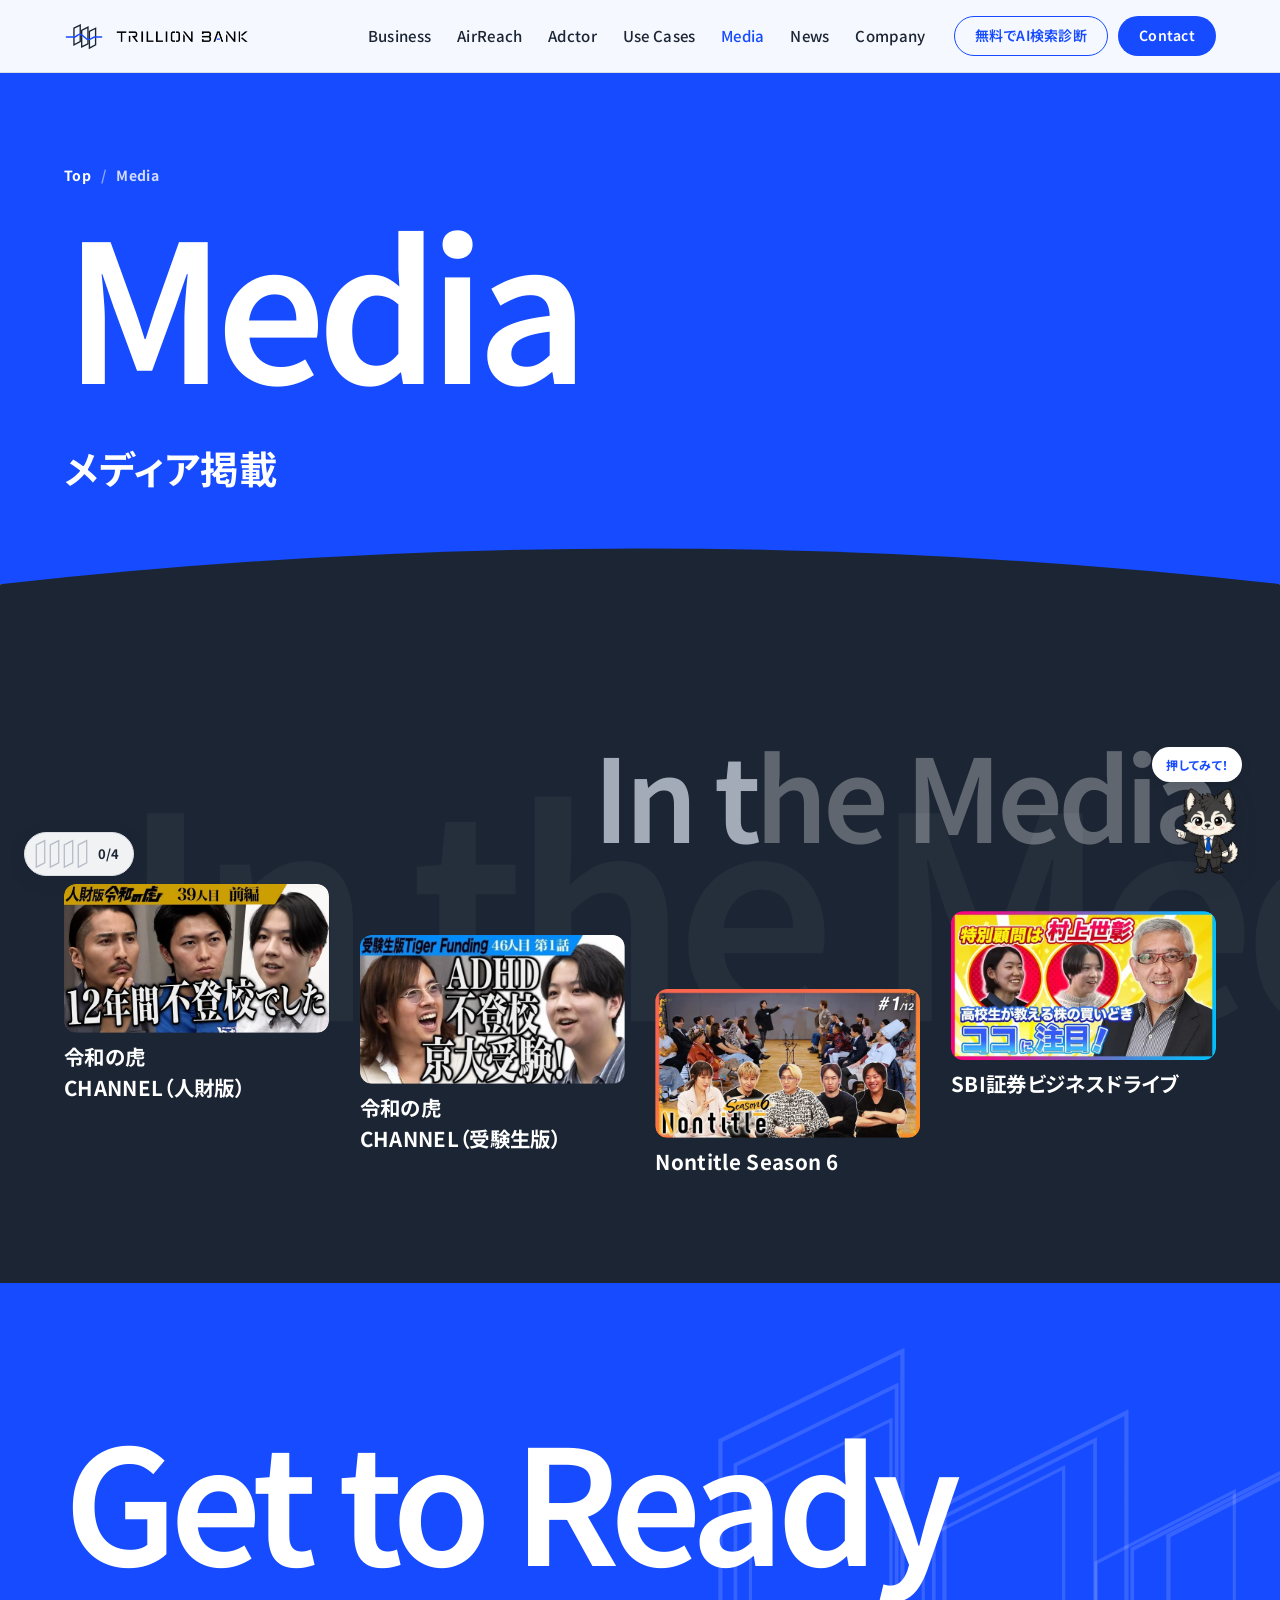
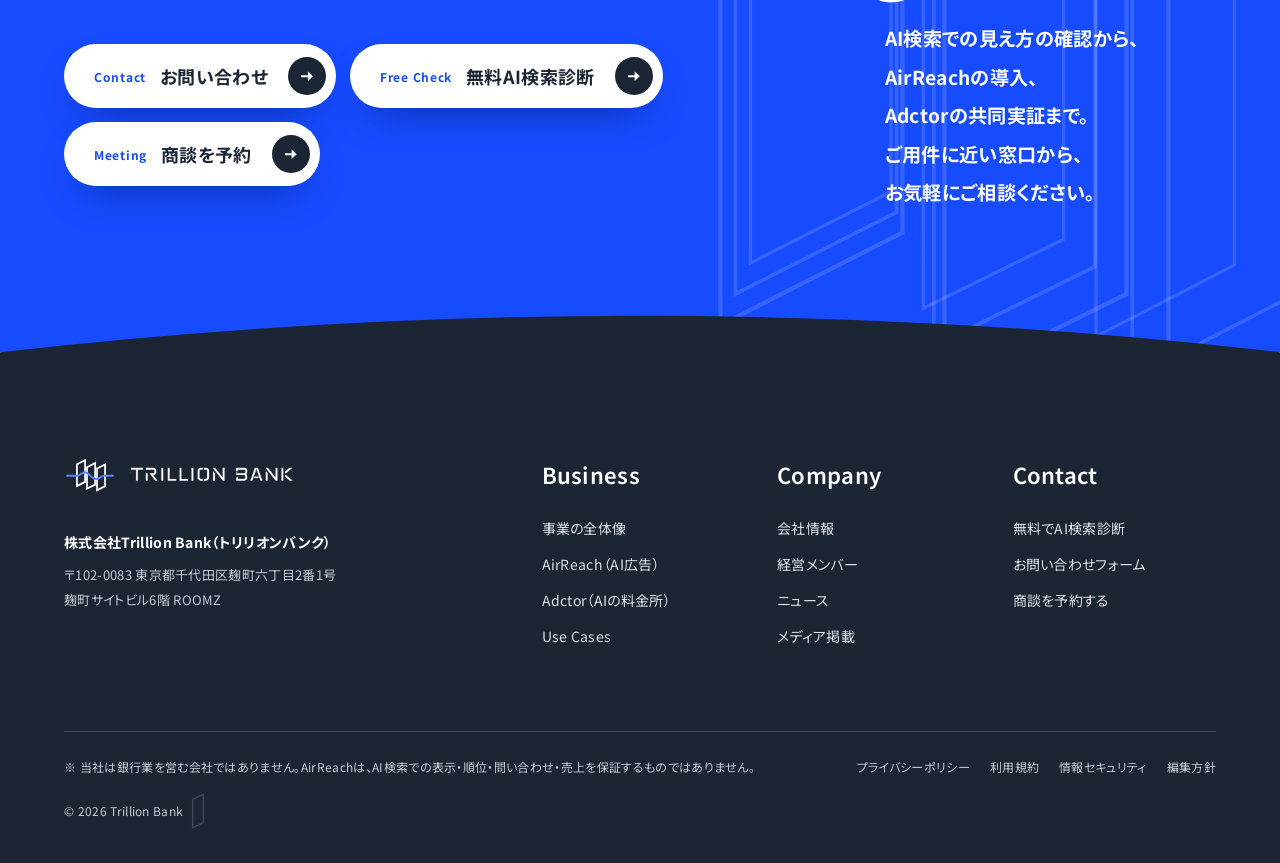
<file: media.html>
<!doctype html>
<html lang="ja">
<head>
<meta charset="utf-8">
<meta name="viewport" content="width=device-width, initial-scale=1">
<title>メディア掲載｜株式会社Trillion Bank</title>
<meta name="description" content="代表・井上幹太の出演番組・メディア掲載の一覧です。">
<meta name="theme-color" content="#164bff">
<link rel="icon" href="assets/favicon.png">
<link rel="preconnect" href="https://fonts.googleapis.com">
<link rel="preconnect" href="https://fonts.gstatic.com" crossorigin>
<link rel="stylesheet" href="https://fonts.googleapis.com/css2?family=Google+Sans+Flex:wght@400..700&amp;family=Noto+Sans+JP:wght@400;500;700&amp;display=swap">
<link rel="stylesheet" href="style.css">
<link rel="stylesheet" href="gp-motion.css">
<link rel="stylesheet" href="site.css">
<script>document.documentElement.classList.add('js');</script>
</head>
<body class="page page--media">
<!-- このファイルは tools/build_pages.py が pages_src/media.html から作ります。直接編集しないでください -->
<!-- SITE:symbols -->
<!-- ロゴシンボルの部品（3枚のフレームと青い線） -->
<svg width="0" height="0" style="position:absolute" aria-hidden="true">
  <defs>
    <g id="tb-frames">
      <path d="M103 74 L168 42 L168 214 L103 247 Z"/>
      <path d="M183 97 L248 64 L248 236 L183 268 Z"/>
      <path d="M263 108 L327 75 L327 248 L263 281 Z"/>
    </g>
    <path id="tb-frame" d="M4 18 L30 5 L30 74 L4 87 Z"/>
    <path id="tb-wave" d="M25 165 H105 C130 165 140 137 166 137 C200 137 216 191 256 191 C286 191 296 165 322 165 H389"/>
  </defs>
</svg>
<!-- /SITE:symbols -->

<a class="skip" href="#main">本文へスキップ</a>

<!-- SITE:header -->
<header class="header" id="header">
  <div class="header__inner">
    <a href="index.html" class="header__logo" aria-label="Trillion Bank トップへ" data-cursor="Top">
      <svg class="header__symbol" viewBox="0 0 414 318" aria-hidden="true">
        <use href="#tb-frames" class="sym-frames"/>
        <path class="sym-wave" pathLength="1" d="M25 165 H105 C130 165 140 137 166 137 C200 137 216 191 256 191 C286 191 296 165 322 165 H389"/>
      </svg>
      <img class="header__wordmark" src="assets/tb-wordmark.webp" alt="" width="2048" height="201">
    </a>
    <nav class="header__nav" aria-label="グローバルナビゲーション">
      <ul>
        <li class="has-mega"><a href="business.html" data-page="business" data-roll>Business</a>
          <div class="mega" id="megaBusiness">
            <div class="mega__inner">
              <p class="mega__lead"><span class="mega__en">Business</span>AIに届く入口と、使われた価値が還る仕組み</p>
              <a class="mega__card" href="airreach.html">
                <span class="mega__thumb mega__thumb--logo" aria-hidden="true"><img src="assets/logos/airreach-symbol.png" alt="" width="145" height="318"></span>
                <span class="mega__body"><span class="mega__state">提供中</span><b>AirReach</b><span>AI広告（AI検索対策）</span></span>
                <i class="mega__go" aria-hidden="true"></i>
              </a>
              <a class="mega__card mega__card--navy" href="adctor.html">
                <span class="mega__thumb mega__thumb--logo" aria-hidden="true"><img src="assets/logos/adctor-symbol-navy.svg" alt="" width="224" height="236"></span>
                <span class="mega__body"><span class="mega__state">研究開発・限定実証</span><b>Adctor</b><span>AIの料金所（Pay per Citation）</span></span>
                <i class="mega__go" aria-hidden="true"></i>
              </a>
              <ul class="mega__links">
                <li><a href="business.html">事業の全体像</a></li>
                <li><a href="usecases.html">立場から探す</a></li>
                <li><a href="#contact">導入・共同実証の相談</a></li>
              </ul>
            </div>
          </div>
        </li>
        <li><a href="airreach.html" data-page="airreach" data-roll>AirReach</a></li>
        <li><a href="adctor.html" data-page="adctor" data-roll>Adctor</a></li>
        <li><a href="usecases.html" data-page="usecases" data-roll>Use Cases</a></li>
        <li><a href="media.html" data-page="media" aria-current="page" data-roll>Media</a></li>
        <li><a href="news.html" data-page="news" data-roll>News</a></li>
        <li><a href="company.html" data-page="company" data-roll>Company</a></li>
      </ul>
    </nav>
    <div class="header__actions">
      <a class="pill pill--ghost magnetic" href="https://trillion-bank.jp/#diagnose" data-cursor="診断へ"><span class="pc-only">無料で</span>AI検索診断</a>
      <a class="pill pill--blue magnetic header__contact" href="#contact" data-cursor="相談する">Contact</a>
      <button type="button" class="header__menu" id="menuButton" aria-expanded="false" aria-controls="drawer" aria-label="メニューを開く"><span></span><span></span></button>
    </div>
  </div>
</header>

<div class="drawer" id="drawer" hidden>
  <nav aria-label="メニュー">
    <a href="index.html" data-page="top"><span>Top</span>トップ</a>
    <a href="business.html" data-page="business"><span>Business</span>事業の全体像</a>
    <a href="airreach.html" data-page="airreach"><span>AirReach</span>AI広告（AI検索対策）</a>
    <a href="adctor.html" data-page="adctor"><span>Adctor</span>AIの料金所（Pay per Citation）</a>
    <a href="usecases.html" data-page="usecases"><span>Use Cases</span>立場から探す</a>
    <a href="media.html" data-page="media" aria-current="page"><span>Media</span>メディア掲載</a>
    <a href="news.html" data-page="news"><span>News</span>ニュース</a>
    <a href="company.html" data-page="company"><span>Company</span>会社情報・経営メンバー</a>
  </nav>
  <div class="drawer__actions">
    <a class="pill pill--white pill--lg" href="https://trillion-bank.jp/#diagnose">無料でAI検索診断</a>
    <a class="pill pill--outline-white pill--lg" href="#contact">お問い合わせ・ご相談</a>
  </div>
</div>
<!-- /SITE:header -->

<main id="main">
<section class="phero" aria-labelledby="ph-title">
  <div class="phero__inner">
    <nav class="crumbs" aria-label="現在地"><ol><li><a href="index.html">Top</a></li><li><span aria-current="page">Media</span></li></ol></nav>
    <p class="phero__en" aria-hidden="true">Media</p>
    <h1 class="phero__title" id="ph-title">メディア掲載</h1>
  </div>
</section>

<section class="media" id="media" aria-labelledby="media-title" data-curve>
  <p class="media__bg" aria-hidden="true">In the Media</p>
  <h2 class="media__title" id="media-title"><span class="split" aria-hidden="true">In the Media</span><span class="sr">メディア掲載</span></h2>
  <ul class="media__list">
    <li class="reveal"><a href="https://www.youtube.com/watch?v=tXTnZBE4-wM" class="mcard" target="_blank" rel="noopener noreferrer" data-cursor="Watch">
      <span class="mcard__img"><img src="assets/media-reiwa-jinzai.webp" alt="令和の虎 CHANNEL（人財版）出演回のサムネイル" width="720" height="405" loading="lazy"><span class="mcard__play" aria-hidden="true"></span></span>
      <h3 class="mcard__title">令和の虎 CHANNEL（人財版）</h3>
    </a></li>
    <li class="reveal"><a href="https://youtu.be/tvK855skBTM" class="mcard" target="_blank" rel="noopener noreferrer" data-cursor="Watch">
      <span class="mcard__img"><img src="assets/media-reiwa-juken.webp" alt="令和の虎 CHANNEL（受験生版）出演回のサムネイル" width="720" height="405" loading="lazy"><span class="mcard__play" aria-hidden="true"></span></span>
      <h3 class="mcard__title">令和の虎 CHANNEL（受験生版）</h3>
    </a></li>
    <li class="reveal"><a href="https://youtu.be/AcJNa6jw1IY" class="mcard" target="_blank" rel="noopener noreferrer" data-cursor="Watch">
      <span class="mcard__img"><img src="assets/media-nontitle.webp" alt="Nontitle Season 6 出演回のサムネイル" width="720" height="405" loading="lazy"><span class="mcard__play" aria-hidden="true"></span></span>
      <h3 class="mcard__title">Nontitle Season 6</h3>
    </a></li>
    <li class="reveal"><a href="https://youtu.be/F2hO--D6Hd0" class="mcard" target="_blank" rel="noopener noreferrer" data-cursor="Watch">
      <span class="mcard__img"><img src="assets/media-sbi.webp" alt="SBI証券ビジネスドライブ出演回のサムネイル" width="720" height="405" loading="lazy"><span class="mcard__play" aria-hidden="true"></span></span>
      <h3 class="mcard__title">SBI証券ビジネスドライブ</h3>
    </a></li>
  </ul>
</section>

<!-- SITE:contact -->
<section class="git" id="contact" aria-labelledby="contact-title">
  <svg class="git__contour" viewBox="0 0 800 600" preserveAspectRatio="xMidYMid slice" aria-hidden="true"><use href="#tb-frames" transform="translate(330 120) scale(1.35)"/><use href="#tb-frames" transform="translate(300 90) scale(1.55)"/><use href="#tb-frames" transform="translate(270 60) scale(1.75)"/></svg>
  <div class="git__inner">
    <h2 class="git__title" id="contact-title"><span class="git__en" aria-hidden="true">Get to Ready</span><span class="sr">お問い合わせ</span></h2>
    <div class="git__grid">
      <ul class="git__orbs">
        <li class="git__o git__o--1"><a class="pk" href="https://trillion-bank.jp/trillionbank/contact/" data-cursor="フォームへ"><span class="pk__en">Contact</span><span class="pk__t">お問い合わせ</span><span class="pk__dot" aria-hidden="true"><i></i></span></a></li>
        <li class="git__o git__o--2"><a class="pk" href="https://trillion-bank.jp/#diagnose" data-cursor="30秒で診断"><span class="pk__en">Free Check</span><span class="pk__t">無料AI検索診断</span><span class="pk__dot" aria-hidden="true"><i></i></span></a></li>
        <li class="git__o git__o--3"><a class="pk" href="https://trillion-bank.jp/trillionbank/meeting/" data-cursor="予約する"><span class="pk__en">Meeting</span><span class="pk__t">商談を予約</span><span class="pk__dot" aria-hidden="true"><i></i></span></a></li>
      </ul>
      <p class="git__text">AI検索での見え方の確認から、<br>AirReachの導入、<br>Adctorの共同実証まで。<br>ご用件に近い窓口から、<br>お気軽にご相談ください。</p>
    </div>
  </div>
</section>
<!-- /SITE:contact -->
</main>

<!-- SITE:footer -->
<footer class="footer" data-curve>
  <div class="footer__inner">
    <div class="footer__brand">
      <a href="index.html" class="footer__logo" aria-label="Trillion Bank トップへ" data-cursor="Top">
        <svg viewBox="0 0 414 318" aria-hidden="true"><use href="#tb-frames" class="sym-frames"/><use href="#tb-wave" class="sym-wave"/></svg>
        <img src="assets/tb-wordmark.webp" alt="" width="2048" height="201">
      </a>
      <p class="footer__company">株式会社Trillion Bank（トリリオンバンク）</p>
      <address>〒102-0083 東京都千代田区麹町六丁目2番1号<br>麹町サイトビル6階 ROOMZ</address>
    </div>
    <nav class="footer__nav" aria-label="フッターナビゲーション">
      <div><p>Business</p>
        <a href="business.html">事業の全体像</a>
        <a href="airreach.html">AirReach（AI広告）</a>
        <a href="adctor.html">Adctor（AIの料金所）</a>
        <a href="usecases.html">Use Cases</a>
      </div>
      <div><p>Company</p>
        <a href="company.html">会社情報</a>
        <a href="company.html#members">経営メンバー</a>
        <a href="news.html">ニュース</a>
        <a href="media.html">メディア掲載</a>
      </div>
      <div><p>Contact</p>
        <a href="https://trillion-bank.jp/#diagnose">無料でAI検索診断</a>
        <a href="https://trillion-bank.jp/trillionbank/contact/">お問い合わせフォーム</a>
        <a href="https://trillion-bank.jp/trillionbank/meeting/">商談を予約する</a>
      </div>
    </nav>
  </div>
  <div class="footer__bottom">
    <p>※ 当社は銀行業を営む会社ではありません。AirReachは、AI検索での表示・順位・問い合わせ・売上を保証するものではありません。</p>
    <ul>
      <li><a href="https://trillion-bank.jp/trillionbank/privacy/">プライバシーポリシー</a></li>
      <li><a href="https://trillion-bank.jp/trillionbank/terms/">利用規約</a></li>
      <li><a href="https://trillion-bank.jp/trillionbank/security/">情報セキュリティ</a></li>
      <li><a href="https://trillion-bank.jp/trillionbank/insights/editorial-policy/">編集方針</a></li>
    </ul>
    <p class="footer__copy">© 2026 Trillion Bank
      <!-- 隠しフレーム 4：還元する（コピーライトの横にひっそり） -->
      <button type="button" class="key key--footer" data-key="return" aria-label="隠しフレームを拾う（4：還元する）">
        <svg viewBox="0 0 34 92" aria-hidden="true"><use href="#tb-frame"/></svg>
      </button>
    </p>
  </div>
</footer>
<!-- /SITE:footer -->

<!-- SITE:floaters -->
<!-- 見つけたフレームの数（脱出ゲーム） -->
<button type="button" class="hunt" id="hunt" aria-controls="mascotPanel" aria-label="隠しフレーム：0／4。ヒントを見る">
  <span class="hunt__slots" aria-hidden="true">
    <svg viewBox="0 0 34 92" data-slot="measure"><use href="#tb-frame"/></svg>
    <svg viewBox="0 0 34 92" data-slot="protect"><use href="#tb-frame"/></svg>
    <svg viewBox="0 0 34 92" data-slot="record"><use href="#tb-frame"/></svg>
    <svg viewBox="0 0 34 92" data-slot="return"><use href="#tb-frame"/></svg>
  </span>
  <span class="hunt__count" id="huntCount">0/4</span>
</button>

<!-- マスコット「とりうる」：押すとヒントと近道が出る -->
<div class="mascot" id="mascot">
  <div class="mascot__panel" id="mascotPanel" role="dialog" aria-modal="false" aria-labelledby="mascotTitle" hidden>
    <p class="mascot__title" id="mascotTitle">とりうるの寄り道案内</p>
    <p class="mascot__hint" id="mascotHint">このページのどこかに、ロゴのフレームが4つ隠れているよ。カーソルを当てると光るものを探してみて！</p>
    <p class="mascot__progress"><span id="mascotCount">0</span>／4 見つけた</p>
    <div class="mascot__links">
      <a href="https://trillion-bank.jp/#diagnose" class="pill pill--blue">無料でAI検索診断</a>
      <a href="#contact" class="pill pill--outline">相談する</a>
    </div>
    <button type="button" class="mascot__close" id="mascotClose" aria-label="案内を閉じる"></button>
  </div>
  <span class="mascot__bubble" id="mascotBubble" aria-hidden="true">押してみて！</span>
  <button type="button" class="mascot__btn" id="mascotBtn" aria-expanded="false" aria-controls="mascotPanel" aria-label="とりうるの寄り道案内を開く">
    <img src="assets/toriuru-point.webp" alt="" width="480" height="480">
  </button>
</div>

<!-- 4つ全部そろったときの隠しシーン -->
<div class="unlock" id="unlock" role="dialog" aria-modal="true" aria-labelledby="unlockTitle" hidden>
  <div class="unlock__inner">
    <svg class="unlock__logo" viewBox="0 0 414 318" aria-hidden="true">
      <g class="unlock__frames" fill="none" stroke="#fff" stroke-width="12">
        <path d="M103 74 L168 42 L168 214 L103 247 Z"/>
        <path d="M183 97 L248 64 L248 236 L183 268 Z"/>
        <path d="M263 108 L327 75 L327 248 L263 281 Z"/>
      </g>
      <path class="unlock__wave" pathLength="1" d="M25 165 H105 C130 165 140 137 166 137 C200 137 216 191 256 191 C286 191 296 165 322 165 H389" fill="none" stroke="#fff" stroke-width="14" stroke-linecap="round"/>
    </svg>
    <p class="unlock__en">Unlocked</p>
    <h2 class="unlock__title" id="unlockTitle">4つのフレームが、そろいました。</h2>
    <p class="unlock__body">Trillion Bankのロゴは、<b>測る・守る・記録する</b>の3枚のフレームと、そこを通り抜けて発信者へ<b>還る</b>青い線でできています。見つけてくださったあなたの情報も、AIの時代に正しく見つかり、正しく還るように。</p>
    <div class="unlock__actions">
      <a class="pill pill--white pill--lg" href="https://trillion-bank.jp/#diagnose">無料でAI検索診断をはじめる</a>
      <a class="pill pill--outline-white pill--lg" href="#contact" data-close-unlock>Adctorについて相談する</a>
    </div>
    <button type="button" class="unlock__close" id="unlockClose">閉じる</button>
  </div>
  <div class="confetti" id="confetti" aria-hidden="true"></div>
</div>

<!-- カーソル（行き先の名前を出す） -->
<div class="cursor" id="cursor" aria-hidden="true"><span class="cursor__label" id="cursorLabel"></span></div>
<!-- ちょっとしたお知らせ -->
<div class="toast" id="toast" role="status" aria-live="polite"></div>
<!-- /SITE:floaters -->

<script src="main.js"></script>
<script src="gp-motion.js"></script>
<script src="site.js"></script>
</body>
</html>
</file>
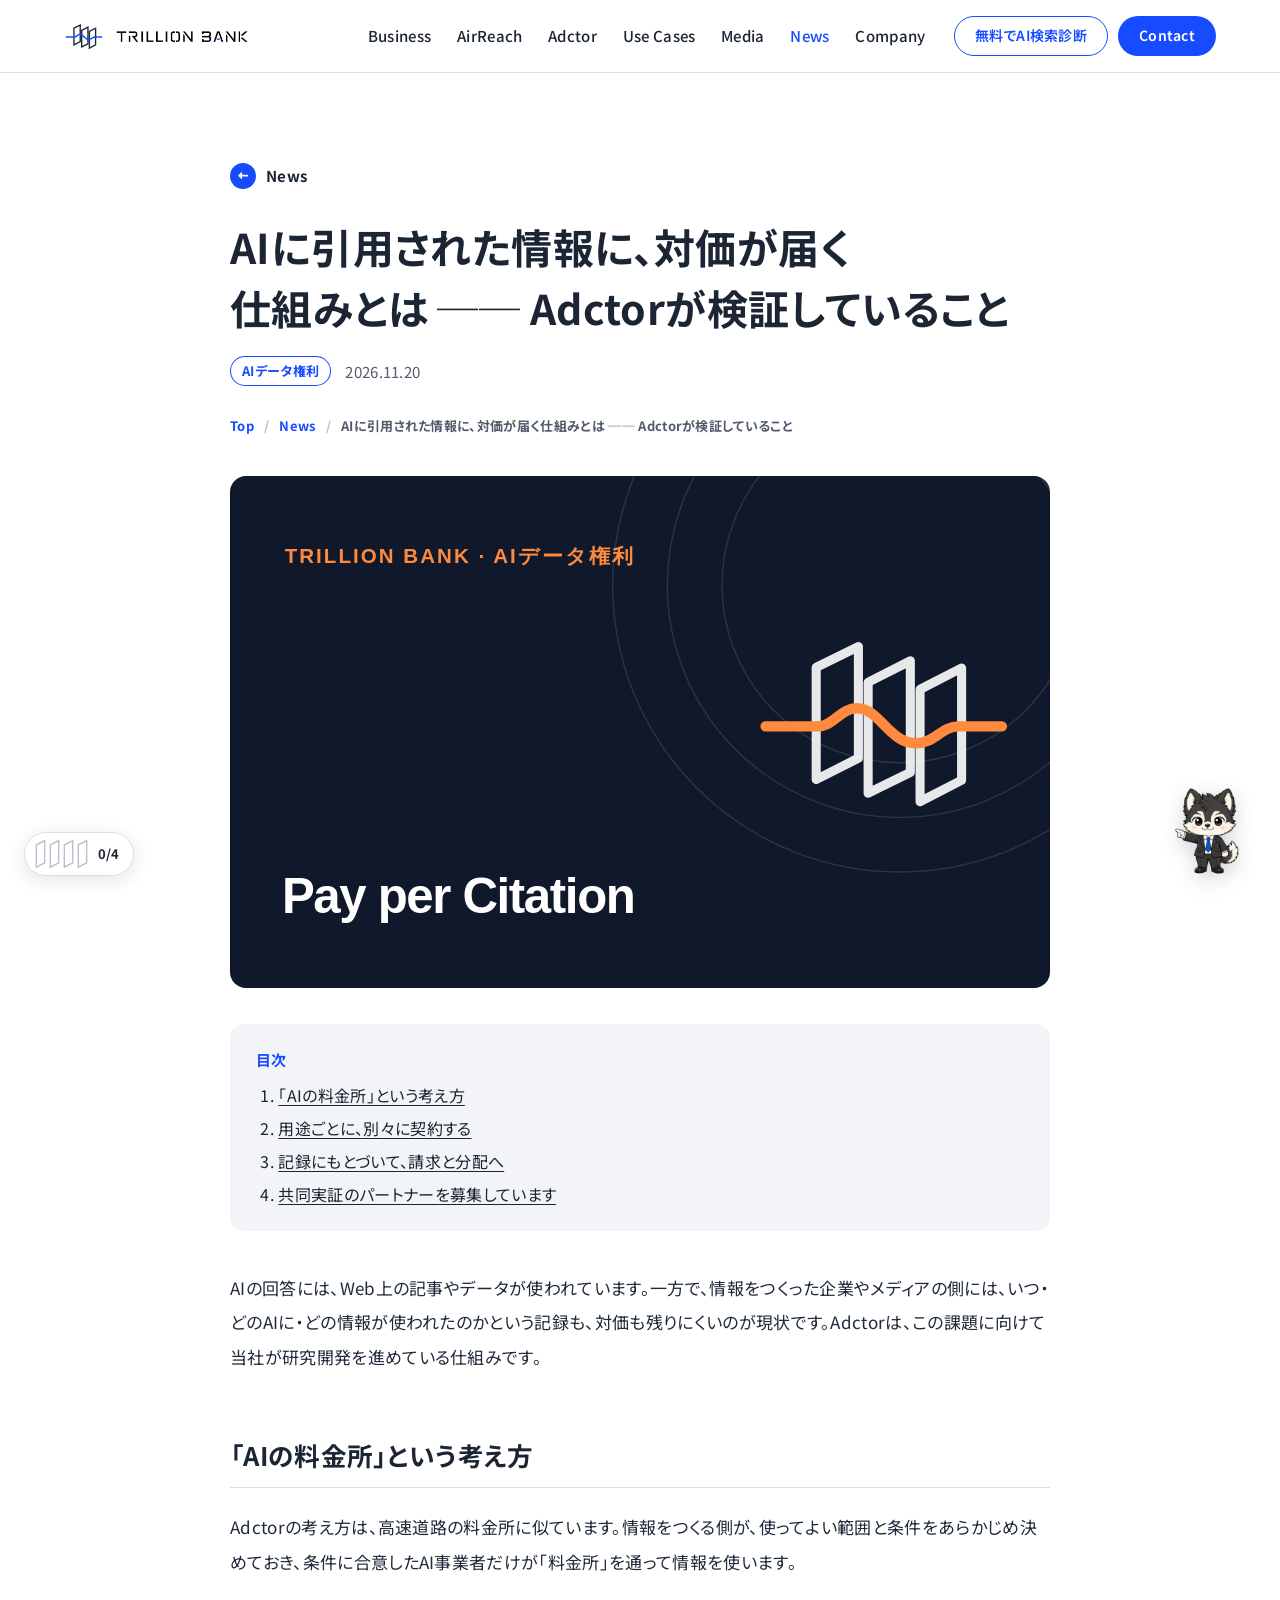
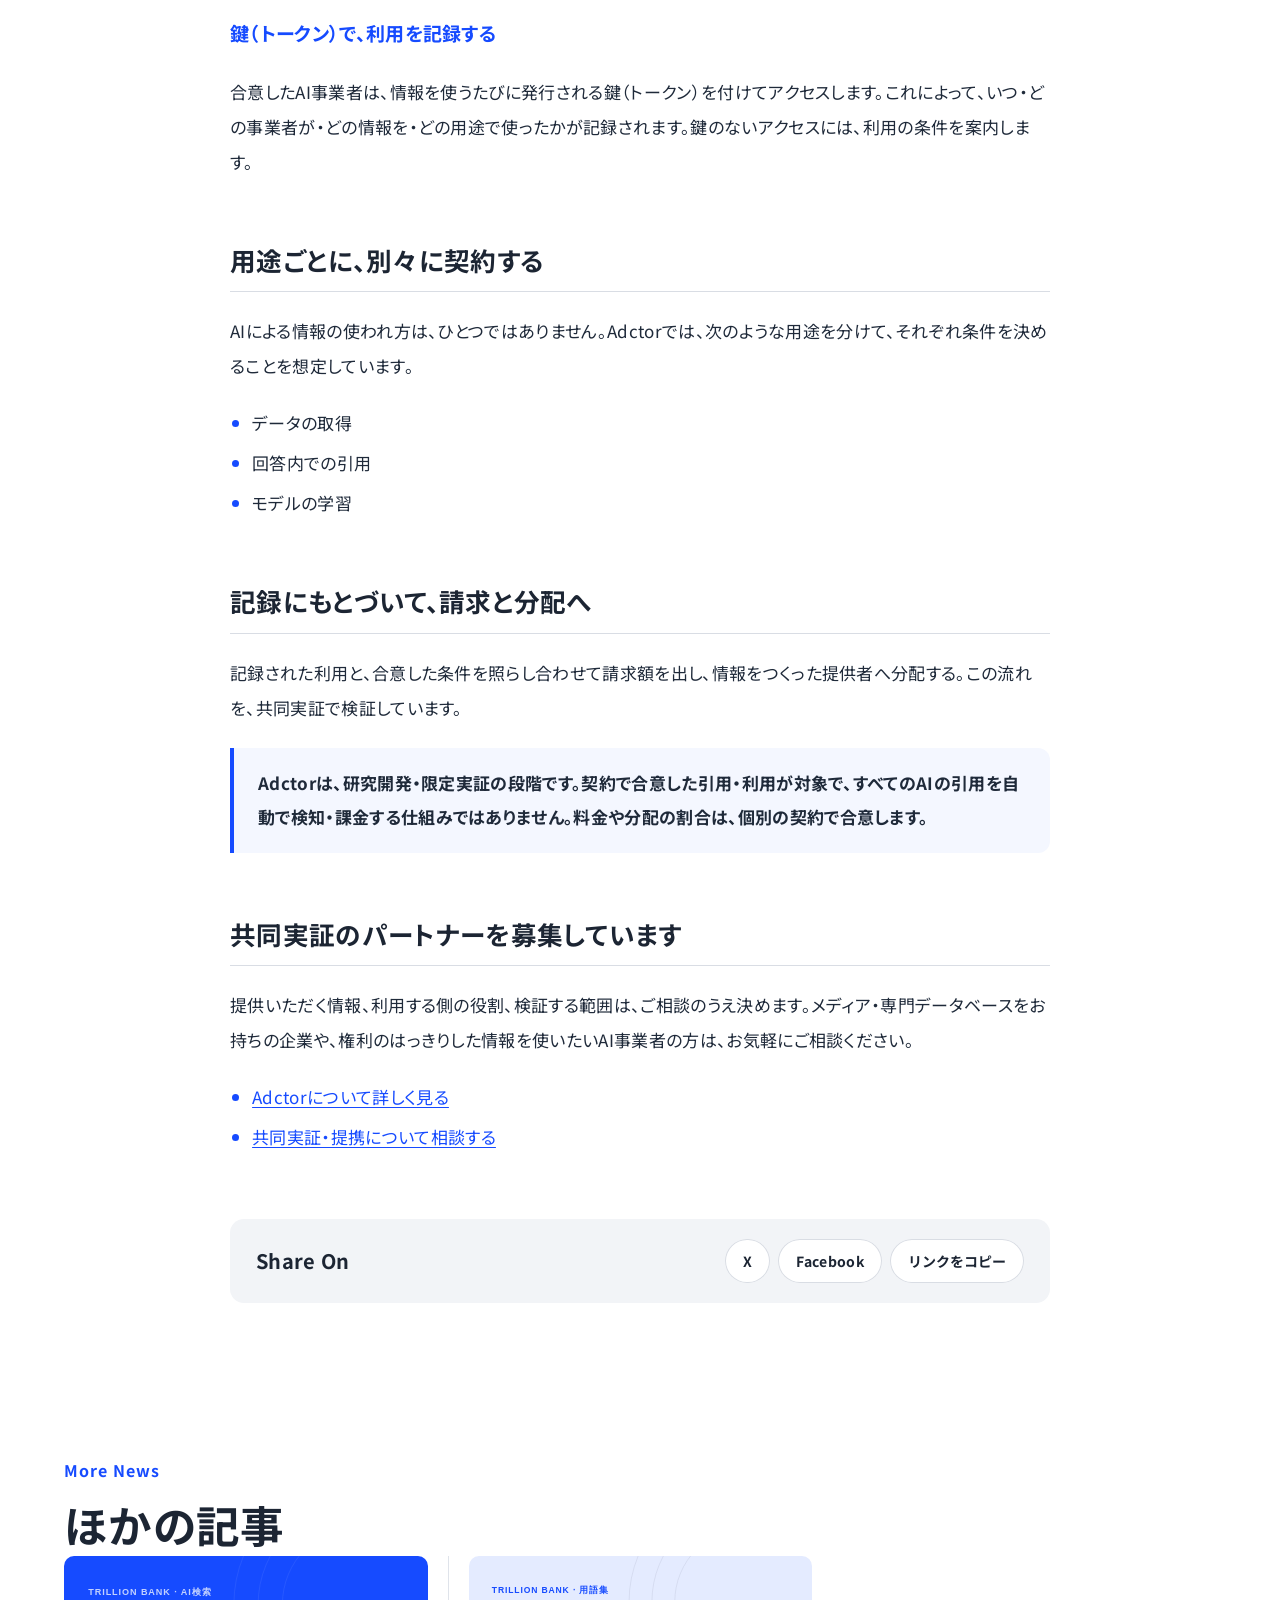
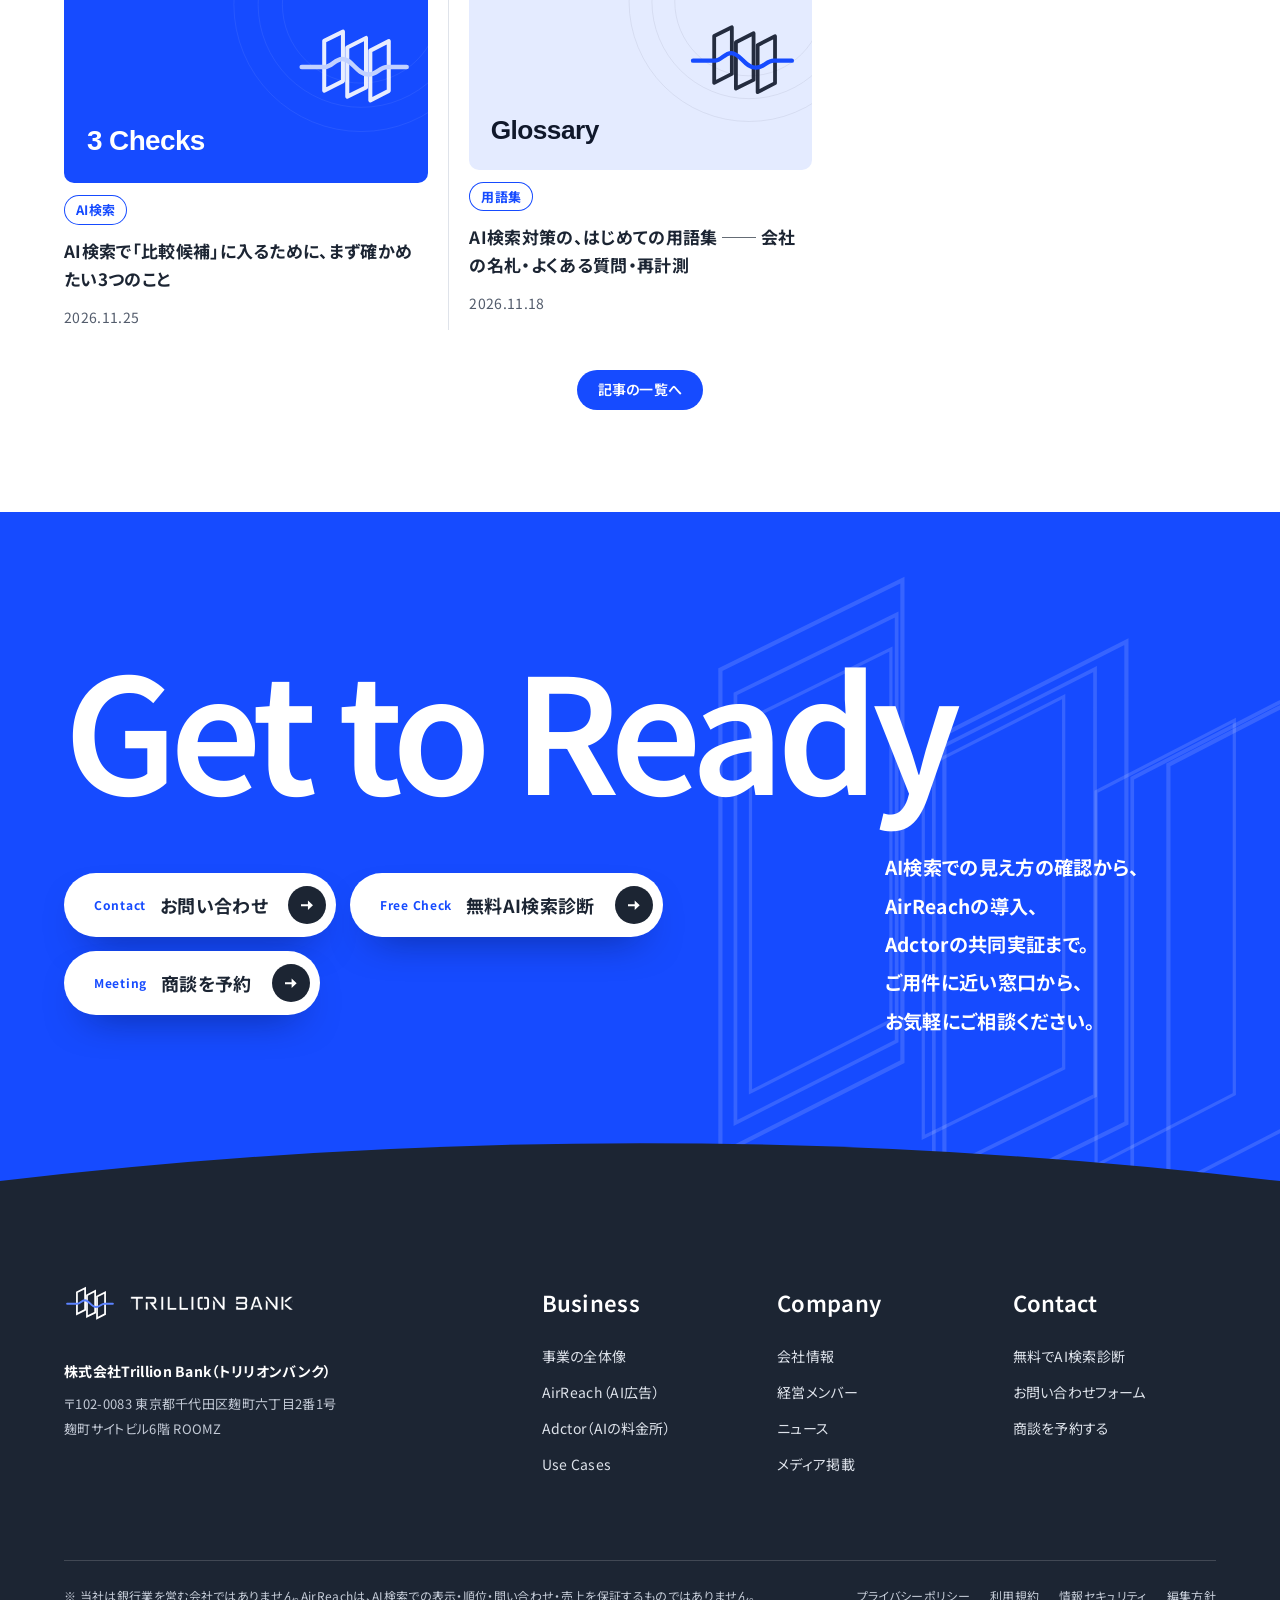
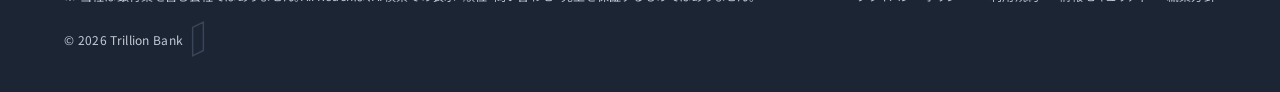
<file: news-adctor-pay-per-citation.html>
<!doctype html>
<html lang="ja">
<head>
<meta charset="utf-8">
<meta name="viewport" content="width=device-width, initial-scale=1">
<title>AIに引用された情報に、対価が届く仕組みとは ── Adctorが検証していること｜Trillion Bank</title>
<meta name="description" content="記事やデータがAIに使われても、つくり手に記録も対価も残らない。この課題に向けてAdctorが共同実証で検証している「AIの料金所」の考え方を紹介します。">
<meta name="theme-color" content="#164bff">
<link rel="icon" href="assets/favicon.png">
<link rel="preconnect" href="https://fonts.googleapis.com">
<link rel="preconnect" href="https://fonts.gstatic.com" crossorigin>
<link rel="stylesheet" href="https://fonts.googleapis.com/css2?family=Google+Sans+Flex:wght@400..700&amp;family=Noto+Sans+JP:wght@400;500;700&amp;display=swap">
<link rel="stylesheet" href="style.css">
<link rel="stylesheet" href="gp-motion.css">
<link rel="stylesheet" href="site.css">
<script>document.documentElement.classList.add('js');</script>
<meta property="og:type" content="article">
<meta property="og:title" content="AIに引用された情報に、対価が届く仕組みとは ── Adctorが検証していること">
<meta property="og:description" content="記事やデータがAIに使われても、つくり手に記録も対価も残らない。この課題に向けてAdctorが共同実証で検証している「AIの料金所」の考え方を紹介します。">
<link rel="canonical" href="https://trillion-bank-inc.github.io/trillion-bank-demo-lp/news-adctor-pay-per-citation.html">
</head>
<body class="page page--news">
<!-- このファイルは tools/build_pages.py が pages_src/news.html から作ります。直接編集しないでください -->
<!-- SITE:symbols -->
<!-- ロゴシンボルの部品（3枚のフレームと青い線） -->
<svg width="0" height="0" style="position:absolute" aria-hidden="true">
  <defs>
    <g id="tb-frames">
      <path d="M103 74 L168 42 L168 214 L103 247 Z"/>
      <path d="M183 97 L248 64 L248 236 L183 268 Z"/>
      <path d="M263 108 L327 75 L327 248 L263 281 Z"/>
    </g>
    <path id="tb-frame" d="M4 18 L30 5 L30 74 L4 87 Z"/>
    <path id="tb-wave" d="M25 165 H105 C130 165 140 137 166 137 C200 137 216 191 256 191 C286 191 296 165 322 165 H389"/>
  </defs>
</svg>
<!-- /SITE:symbols -->

<a class="skip" href="#main">本文へスキップ</a>

<!-- SITE:header -->
<header class="header" id="header">
  <div class="header__inner">
    <a href="index.html" class="header__logo" aria-label="Trillion Bank トップへ" data-cursor="Top">
      <svg class="header__symbol" viewBox="0 0 414 318" aria-hidden="true">
        <use href="#tb-frames" class="sym-frames"/>
        <path class="sym-wave" pathLength="1" d="M25 165 H105 C130 165 140 137 166 137 C200 137 216 191 256 191 C286 191 296 165 322 165 H389"/>
      </svg>
      <img class="header__wordmark" src="assets/tb-wordmark.webp" alt="" width="2048" height="201">
    </a>
    <nav class="header__nav" aria-label="グローバルナビゲーション">
      <ul>
        <li class="has-mega"><a href="business.html" data-page="business" data-roll>Business</a>
          <div class="mega" id="megaBusiness">
            <div class="mega__inner">
              <p class="mega__lead"><span class="mega__en">Business</span>AIに届く入口と、使われた価値が還る仕組み</p>
              <a class="mega__card" href="airreach.html">
                <span class="mega__thumb mega__thumb--logo" aria-hidden="true"><img src="assets/logos/airreach-symbol.png" alt="" width="145" height="318"></span>
                <span class="mega__body"><span class="mega__state">提供中</span><b>AirReach</b><span>AI広告（AI検索対策）</span></span>
                <i class="mega__go" aria-hidden="true"></i>
              </a>
              <a class="mega__card mega__card--navy" href="adctor.html">
                <span class="mega__thumb mega__thumb--logo" aria-hidden="true"><img src="assets/logos/adctor-symbol-navy.svg" alt="" width="224" height="236"></span>
                <span class="mega__body"><span class="mega__state">研究開発・限定実証</span><b>Adctor</b><span>AIの料金所（Pay per Citation）</span></span>
                <i class="mega__go" aria-hidden="true"></i>
              </a>
              <ul class="mega__links">
                <li><a href="business.html">事業の全体像</a></li>
                <li><a href="usecases.html">立場から探す</a></li>
                <li><a href="#contact">導入・共同実証の相談</a></li>
              </ul>
            </div>
          </div>
        </li>
        <li><a href="airreach.html" data-page="airreach" data-roll>AirReach</a></li>
        <li><a href="adctor.html" data-page="adctor" data-roll>Adctor</a></li>
        <li><a href="usecases.html" data-page="usecases" data-roll>Use Cases</a></li>
        <li><a href="media.html" data-page="media" data-roll>Media</a></li>
        <li><a href="news.html" data-page="news" aria-current="page" data-roll>News</a></li>
        <li><a href="company.html" data-page="company" data-roll>Company</a></li>
      </ul>
    </nav>
    <div class="header__actions">
      <a class="pill pill--ghost magnetic" href="https://trillion-bank.jp/#diagnose" data-cursor="診断へ"><span class="pc-only">無料で</span>AI検索診断</a>
      <a class="pill pill--blue magnetic header__contact" href="#contact" data-cursor="相談する">Contact</a>
      <button type="button" class="header__menu" id="menuButton" aria-expanded="false" aria-controls="drawer" aria-label="メニューを開く"><span></span><span></span></button>
    </div>
  </div>
</header>

<div class="drawer" id="drawer" hidden>
  <nav aria-label="メニュー">
    <a href="index.html" data-page="top"><span>Top</span>トップ</a>
    <a href="business.html" data-page="business"><span>Business</span>事業の全体像</a>
    <a href="airreach.html" data-page="airreach"><span>AirReach</span>AI広告（AI検索対策）</a>
    <a href="adctor.html" data-page="adctor"><span>Adctor</span>AIの料金所（Pay per Citation）</a>
    <a href="usecases.html" data-page="usecases"><span>Use Cases</span>立場から探す</a>
    <a href="media.html" data-page="media"><span>Media</span>メディア掲載</a>
    <a href="news.html" data-page="news" aria-current="page"><span>News</span>ニュース</a>
    <a href="company.html" data-page="company"><span>Company</span>会社情報・経営メンバー</a>
  </nav>
  <div class="drawer__actions">
    <a class="pill pill--white pill--lg" href="https://trillion-bank.jp/#diagnose">無料でAI検索診断</a>
    <a class="pill pill--outline-white pill--lg" href="#contact">お問い合わせ・ご相談</a>
  </div>
</div>
<!-- /SITE:header -->

<main id="main">
<article class="art" aria-labelledby="art-title">
  <div class="art__inner">
    <p class="art__back"><a href="news.html"><i aria-hidden="true"></i>News</a></p>
    <h1 class="art__title" id="art-title">AIに引用された情報に、対価が届く仕組みとは ── Adctorが検証していること</h1>
    <p class="art__meta"><span class="nlc__tag">AIデータ権利</span><time datetime="2026-11-20">2026.11.20</time></p>
    <nav class="crumbs" aria-label="現在地"><ol><li><a href="index.html">Top</a></li><li><a href="news.html">News</a></li><li><span aria-current="page">AIに引用された情報に、対価が届く仕組みとは ── Adctorが検証していること</span></li></ol></nav>
    <figure class="art__cover"><img src="assets/news/adctor-pay-per-citation.svg" alt="" width="1200" height="750"></figure>
    <nav class="art__toc" aria-label="この記事の目次"><p>目次</p><ol><li><a href="#h1">「AIの料金所」という考え方</a></li><li><a href="#h2">用途ごとに、別々に契約する</a></li><li><a href="#h3">記録にもとづいて、請求と分配へ</a></li><li><a href="#h4">共同実証のパートナーを募集しています</a></li></ol></nav>
    <div class="art__body">
<p>AIの回答には、Web上の記事やデータが使われています。一方で、情報をつくった企業やメディアの側には、いつ・どのAIに・どの情報が使われたのかという記録も、対価も残りにくいのが現状です。Adctorは、この課題に向けて当社が研究開発を進めている仕組みです。</p>
<h2 id="h1">「AIの料金所」という考え方</h2>
<p>Adctorの考え方は、高速道路の料金所に似ています。情報をつくる側が、使ってよい範囲と条件をあらかじめ決めておき、条件に合意したAI事業者だけが「料金所」を通って情報を使います。</p>
<h3>鍵（トークン）で、利用を記録する</h3>
<p>合意したAI事業者は、情報を使うたびに発行される鍵（トークン）を付けてアクセスします。これによって、いつ・どの事業者が・どの情報を・どの用途で使ったかが記録されます。鍵のないアクセスには、利用の条件を案内します。</p>
<h2 id="h2">用途ごとに、別々に契約する</h2>
<p>AIによる情報の使われ方は、ひとつではありません。Adctorでは、次のような用途を分けて、それぞれ条件を決めることを想定しています。</p>
<ul><li>データの取得</li><li>回答内での引用</li><li>モデルの学習</li></ul>
<h2 id="h3">記録にもとづいて、請求と分配へ</h2>
<p>記録された利用と、合意した条件を照らし合わせて請求額を出し、情報をつくった提供者へ分配する。この流れを、共同実証で検証しています。</p>
<blockquote><p>Adctorは、研究開発・限定実証の段階です。契約で合意した引用・利用が対象で、すべてのAIの引用を自動で検知・課金する仕組みではありません。料金や分配の割合は、個別の契約で合意します。</p></blockquote>
<h2 id="h4">共同実証のパートナーを募集しています</h2>
<p>提供いただく情報、利用する側の役割、検証する範囲は、ご相談のうえ決めます。メディア・専門データベースをお持ちの企業や、権利のはっきりした情報を使いたいAI事業者の方は、お気軽にご相談ください。</p>
<ul><li><a href="adctor.html">Adctorについて詳しく見る</a></li><li><a href="https://trillion-bank.jp/trillionbank/contact/" target="_blank" rel="noopener noreferrer">共同実証・提携について相談する</a></li></ul>
    </div>
    <div class="ashare"><p class="ashare__h">Share On</p><div class="ashare__btns"><a class="ashare__btn" href="https://x.com/intent/post?url=https://trillion-bank-inc.github.io/trillion-bank-demo-lp/news-adctor-pay-per-citation.html&amp;text=AIに引用された情報に、対価が届く仕組みとは ── Adctorが検証していること" target="_blank" rel="noopener noreferrer"><span>X</span><span class="sr">（新しいタブで開きます）</span></a><a class="ashare__btn" href="https://www.facebook.com/sharer/sharer.php?u=https://trillion-bank-inc.github.io/trillion-bank-demo-lp/news-adctor-pay-per-citation.html" target="_blank" rel="noopener noreferrer"><span>Facebook</span><span class="sr">（新しいタブで開きます）</span></a><button type="button" class="ashare__btn" data-copy="https://trillion-bank-inc.github.io/trillion-bank-demo-lp/news-adctor-pay-per-citation.html"><span>リンクをコピー</span></button></div></div>
  </div>
</article>

<section class="nl nl--more" aria-labelledby="more-title">
  <div class="nl__inner">
    <h2 class="sec-h" id="more-title"><span class="sec-h__en" aria-hidden="true">More News</span><span class="sec-h__ja">ほかの記事</span></h2>
    <ul class="nlist">
        <li class="nlc" data-cat="AI検索" data-year="2026">
          <a href="news-ai-search-3-checks.html">
            <span class="nlc__img"><img src="assets/news/ai-search-3-checks.svg" alt="" width="1200" height="750" loading="lazy" decoding="async"></span>
            <span class="nlc__tag">AI検索</span>
            <span class="nlc__title">AI検索で「比較候補」に入るために、まず確かめたい3つのこと</span>
            <time class="nlc__date" datetime="2026-11-25">2026.11.25</time>
          </a>
        </li>
<li class="nlc" data-cat="用語集" data-year="2026">
          <a href="news-ai-search-glossary.html">
            <span class="nlc__img"><img src="assets/news/ai-search-glossary.svg" alt="" width="1200" height="750" loading="lazy" decoding="async"></span>
            <span class="nlc__tag">用語集</span>
            <span class="nlc__title">AI検索対策の、はじめての用語集 ── 会社の名札・よくある質問・再計測</span>
            <time class="nlc__date" datetime="2026-11-18">2026.11.18</time>
          </a>
        </li>
    </ul>
    <p class="nl__all"><a class="pill pill--blue" href="news.html">記事の一覧へ</a></p>
  </div>
</section>



<!-- SITE:contact -->
<section class="git" id="contact" aria-labelledby="contact-title">
  <svg class="git__contour" viewBox="0 0 800 600" preserveAspectRatio="xMidYMid slice" aria-hidden="true"><use href="#tb-frames" transform="translate(330 120) scale(1.35)"/><use href="#tb-frames" transform="translate(300 90) scale(1.55)"/><use href="#tb-frames" transform="translate(270 60) scale(1.75)"/></svg>
  <div class="git__inner">
    <h2 class="git__title" id="contact-title"><span class="git__en" aria-hidden="true">Get to Ready</span><span class="sr">お問い合わせ</span></h2>
    <div class="git__grid">
      <ul class="git__orbs">
        <li class="git__o git__o--1"><a class="pk" href="https://trillion-bank.jp/trillionbank/contact/" data-cursor="フォームへ"><span class="pk__en">Contact</span><span class="pk__t">お問い合わせ</span><span class="pk__dot" aria-hidden="true"><i></i></span></a></li>
        <li class="git__o git__o--2"><a class="pk" href="https://trillion-bank.jp/#diagnose" data-cursor="30秒で診断"><span class="pk__en">Free Check</span><span class="pk__t">無料AI検索診断</span><span class="pk__dot" aria-hidden="true"><i></i></span></a></li>
        <li class="git__o git__o--3"><a class="pk" href="https://trillion-bank.jp/trillionbank/meeting/" data-cursor="予約する"><span class="pk__en">Meeting</span><span class="pk__t">商談を予約</span><span class="pk__dot" aria-hidden="true"><i></i></span></a></li>
      </ul>
      <p class="git__text">AI検索での見え方の確認から、<br>AirReachの導入、<br>Adctorの共同実証まで。<br>ご用件に近い窓口から、<br>お気軽にご相談ください。</p>
    </div>
  </div>
</section>
<!-- /SITE:contact -->
</main>

<!-- SITE:footer -->
<footer class="footer" data-curve>
  <div class="footer__inner">
    <div class="footer__brand">
      <a href="index.html" class="footer__logo" aria-label="Trillion Bank トップへ" data-cursor="Top">
        <svg viewBox="0 0 414 318" aria-hidden="true"><use href="#tb-frames" class="sym-frames"/><use href="#tb-wave" class="sym-wave"/></svg>
        <img src="assets/tb-wordmark.webp" alt="" width="2048" height="201">
      </a>
      <p class="footer__company">株式会社Trillion Bank（トリリオンバンク）</p>
      <address>〒102-0083 東京都千代田区麹町六丁目2番1号<br>麹町サイトビル6階 ROOMZ</address>
    </div>
    <nav class="footer__nav" aria-label="フッターナビゲーション">
      <div><p>Business</p>
        <a href="business.html">事業の全体像</a>
        <a href="airreach.html">AirReach（AI広告）</a>
        <a href="adctor.html">Adctor（AIの料金所）</a>
        <a href="usecases.html">Use Cases</a>
      </div>
      <div><p>Company</p>
        <a href="company.html">会社情報</a>
        <a href="company.html#members">経営メンバー</a>
        <a href="news.html">ニュース</a>
        <a href="media.html">メディア掲載</a>
      </div>
      <div><p>Contact</p>
        <a href="https://trillion-bank.jp/#diagnose">無料でAI検索診断</a>
        <a href="https://trillion-bank.jp/trillionbank/contact/">お問い合わせフォーム</a>
        <a href="https://trillion-bank.jp/trillionbank/meeting/">商談を予約する</a>
      </div>
    </nav>
  </div>
  <div class="footer__bottom">
    <p>※ 当社は銀行業を営む会社ではありません。AirReachは、AI検索での表示・順位・問い合わせ・売上を保証するものではありません。</p>
    <ul>
      <li><a href="https://trillion-bank.jp/trillionbank/privacy/">プライバシーポリシー</a></li>
      <li><a href="https://trillion-bank.jp/trillionbank/terms/">利用規約</a></li>
      <li><a href="https://trillion-bank.jp/trillionbank/security/">情報セキュリティ</a></li>
      <li><a href="https://trillion-bank.jp/trillionbank/insights/editorial-policy/">編集方針</a></li>
    </ul>
    <p class="footer__copy">© 2026 Trillion Bank
      <!-- 隠しフレーム 4：還元する（コピーライトの横にひっそり） -->
      <button type="button" class="key key--footer" data-key="return" aria-label="隠しフレームを拾う（4：還元する）">
        <svg viewBox="0 0 34 92" aria-hidden="true"><use href="#tb-frame"/></svg>
      </button>
    </p>
  </div>
</footer>
<!-- /SITE:footer -->

<!-- SITE:floaters -->
<!-- 見つけたフレームの数（脱出ゲーム） -->
<button type="button" class="hunt" id="hunt" aria-controls="mascotPanel" aria-label="隠しフレーム：0／4。ヒントを見る">
  <span class="hunt__slots" aria-hidden="true">
    <svg viewBox="0 0 34 92" data-slot="measure"><use href="#tb-frame"/></svg>
    <svg viewBox="0 0 34 92" data-slot="protect"><use href="#tb-frame"/></svg>
    <svg viewBox="0 0 34 92" data-slot="record"><use href="#tb-frame"/></svg>
    <svg viewBox="0 0 34 92" data-slot="return"><use href="#tb-frame"/></svg>
  </span>
  <span class="hunt__count" id="huntCount">0/4</span>
</button>

<!-- マスコット「とりうる」：押すとヒントと近道が出る -->
<div class="mascot" id="mascot">
  <div class="mascot__panel" id="mascotPanel" role="dialog" aria-modal="false" aria-labelledby="mascotTitle" hidden>
    <p class="mascot__title" id="mascotTitle">とりうるの寄り道案内</p>
    <p class="mascot__hint" id="mascotHint">このページのどこかに、ロゴのフレームが4つ隠れているよ。カーソルを当てると光るものを探してみて！</p>
    <p class="mascot__progress"><span id="mascotCount">0</span>／4 見つけた</p>
    <div class="mascot__links">
      <a href="https://trillion-bank.jp/#diagnose" class="pill pill--blue">無料でAI検索診断</a>
      <a href="#contact" class="pill pill--outline">相談する</a>
    </div>
    <button type="button" class="mascot__close" id="mascotClose" aria-label="案内を閉じる"></button>
  </div>
  <span class="mascot__bubble" id="mascotBubble" aria-hidden="true">押してみて！</span>
  <button type="button" class="mascot__btn" id="mascotBtn" aria-expanded="false" aria-controls="mascotPanel" aria-label="とりうるの寄り道案内を開く">
    <img src="assets/toriuru-point.webp" alt="" width="480" height="480">
  </button>
</div>

<!-- 4つ全部そろったときの隠しシーン -->
<div class="unlock" id="unlock" role="dialog" aria-modal="true" aria-labelledby="unlockTitle" hidden>
  <div class="unlock__inner">
    <svg class="unlock__logo" viewBox="0 0 414 318" aria-hidden="true">
      <g class="unlock__frames" fill="none" stroke="#fff" stroke-width="12">
        <path d="M103 74 L168 42 L168 214 L103 247 Z"/>
        <path d="M183 97 L248 64 L248 236 L183 268 Z"/>
        <path d="M263 108 L327 75 L327 248 L263 281 Z"/>
      </g>
      <path class="unlock__wave" pathLength="1" d="M25 165 H105 C130 165 140 137 166 137 C200 137 216 191 256 191 C286 191 296 165 322 165 H389" fill="none" stroke="#fff" stroke-width="14" stroke-linecap="round"/>
    </svg>
    <p class="unlock__en">Unlocked</p>
    <h2 class="unlock__title" id="unlockTitle">4つのフレームが、そろいました。</h2>
    <p class="unlock__body">Trillion Bankのロゴは、<b>測る・守る・記録する</b>の3枚のフレームと、そこを通り抜けて発信者へ<b>還る</b>青い線でできています。見つけてくださったあなたの情報も、AIの時代に正しく見つかり、正しく還るように。</p>
    <div class="unlock__actions">
      <a class="pill pill--white pill--lg" href="https://trillion-bank.jp/#diagnose">無料でAI検索診断をはじめる</a>
      <a class="pill pill--outline-white pill--lg" href="#contact" data-close-unlock>Adctorについて相談する</a>
    </div>
    <button type="button" class="unlock__close" id="unlockClose">閉じる</button>
  </div>
  <div class="confetti" id="confetti" aria-hidden="true"></div>
</div>

<!-- カーソル（行き先の名前を出す） -->
<div class="cursor" id="cursor" aria-hidden="true"><span class="cursor__label" id="cursorLabel"></span></div>
<!-- ちょっとしたお知らせ -->
<div class="toast" id="toast" role="status" aria-live="polite"></div>
<!-- /SITE:floaters -->

<script src="main.js"></script>
<script src="gp-motion.js"></script>
<script src="site.js"></script>
</body>
</html>
</file>
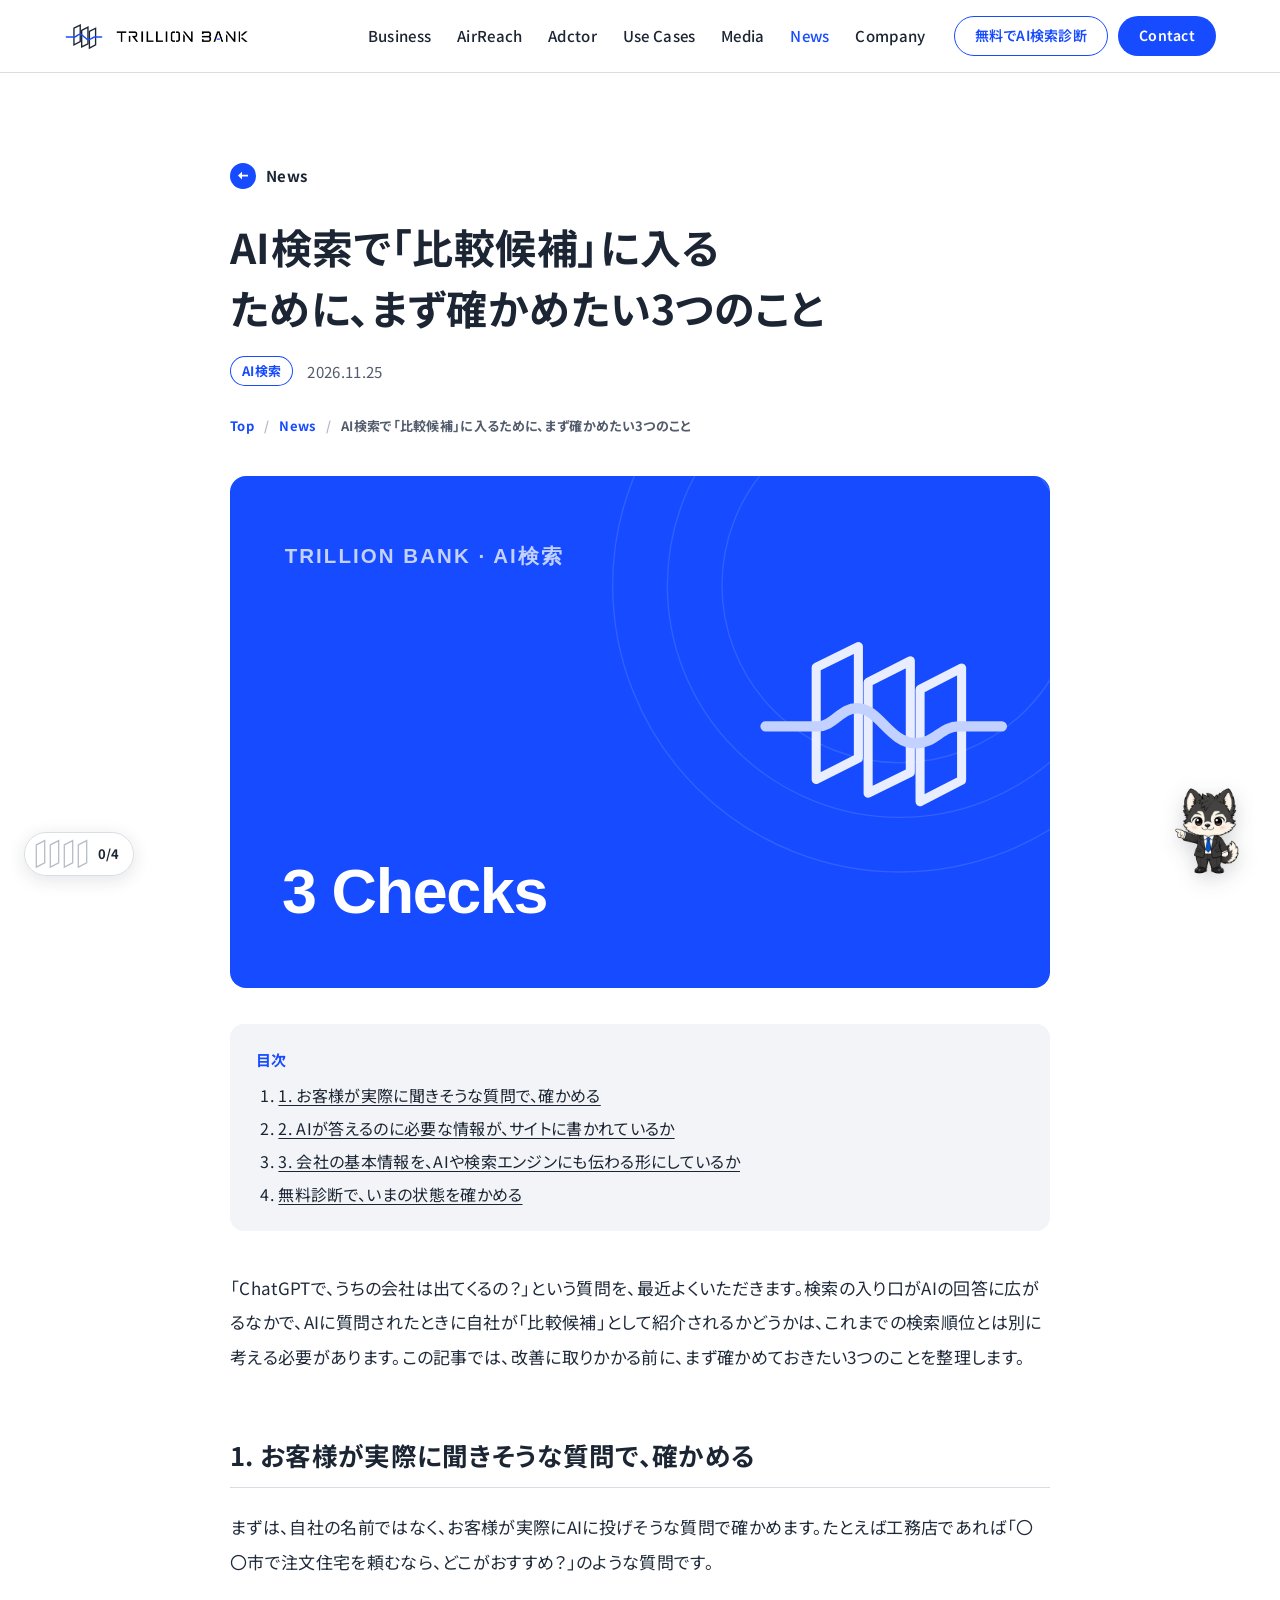
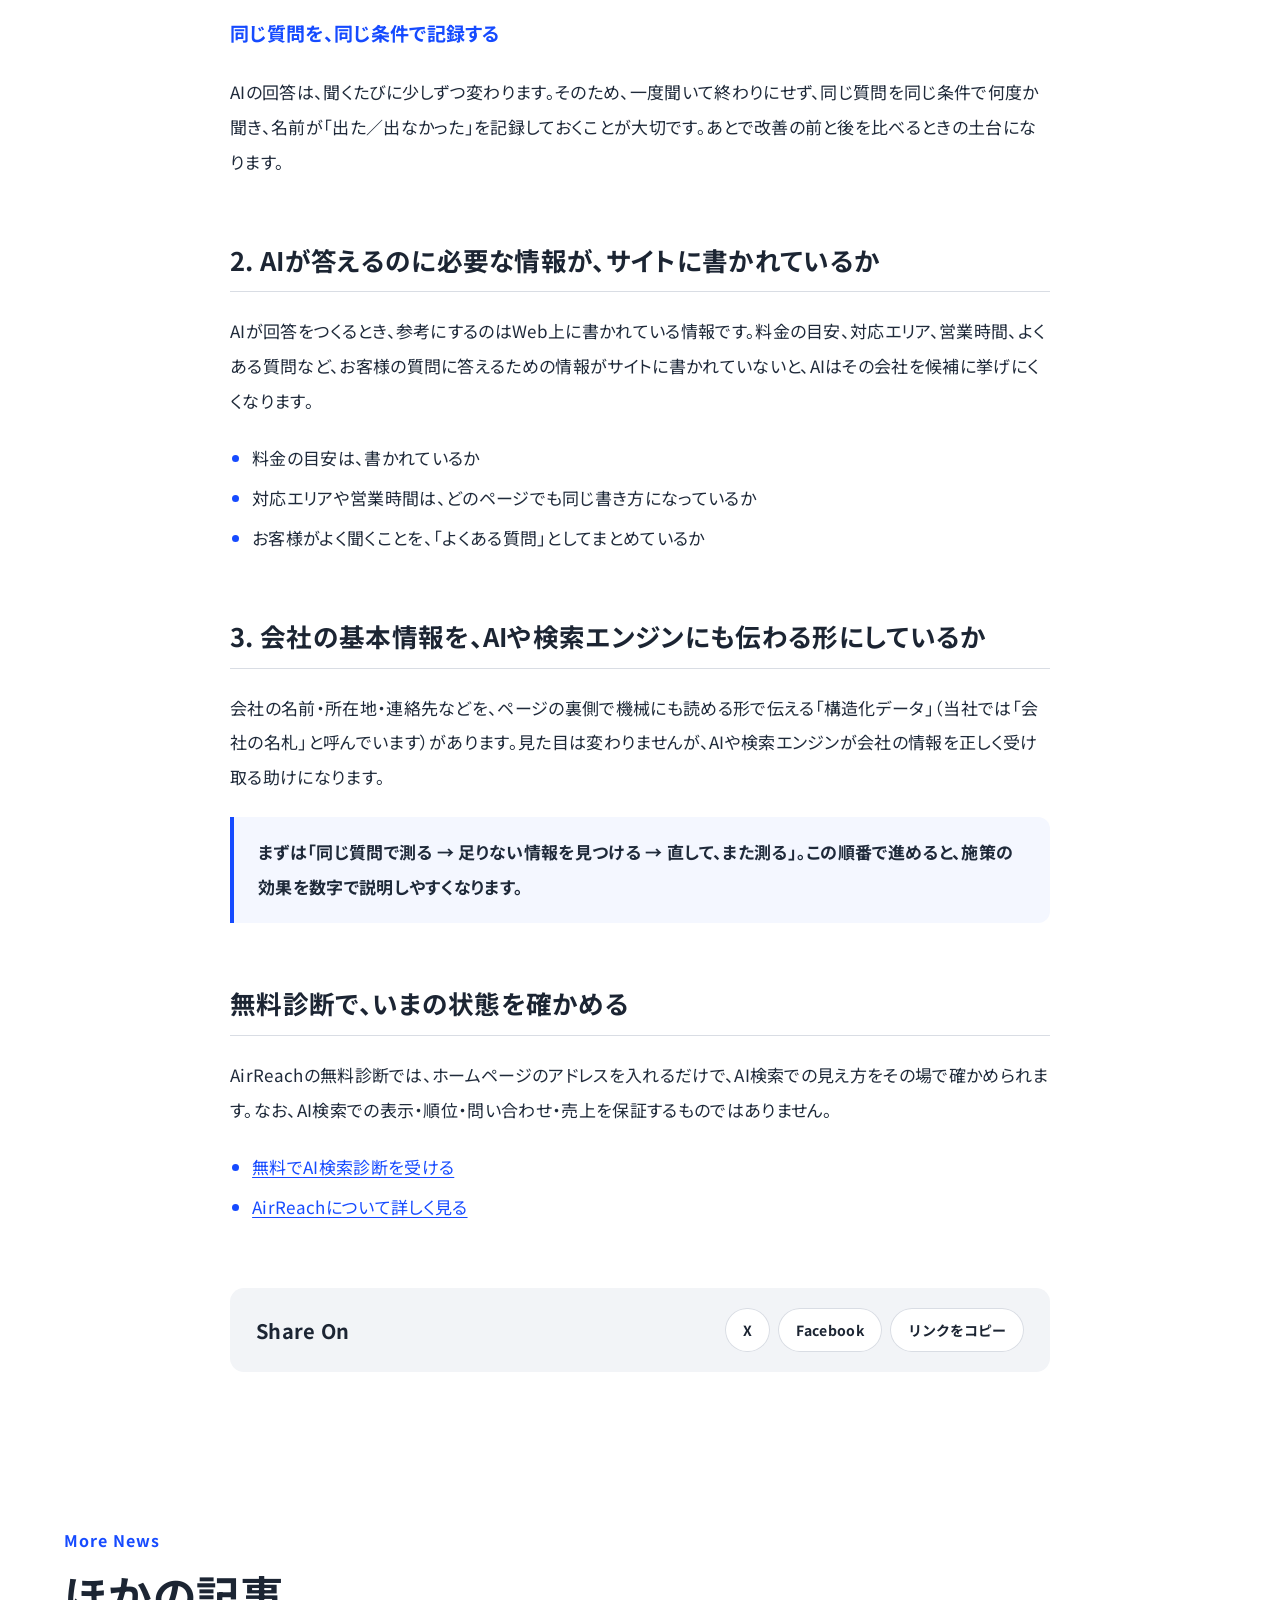
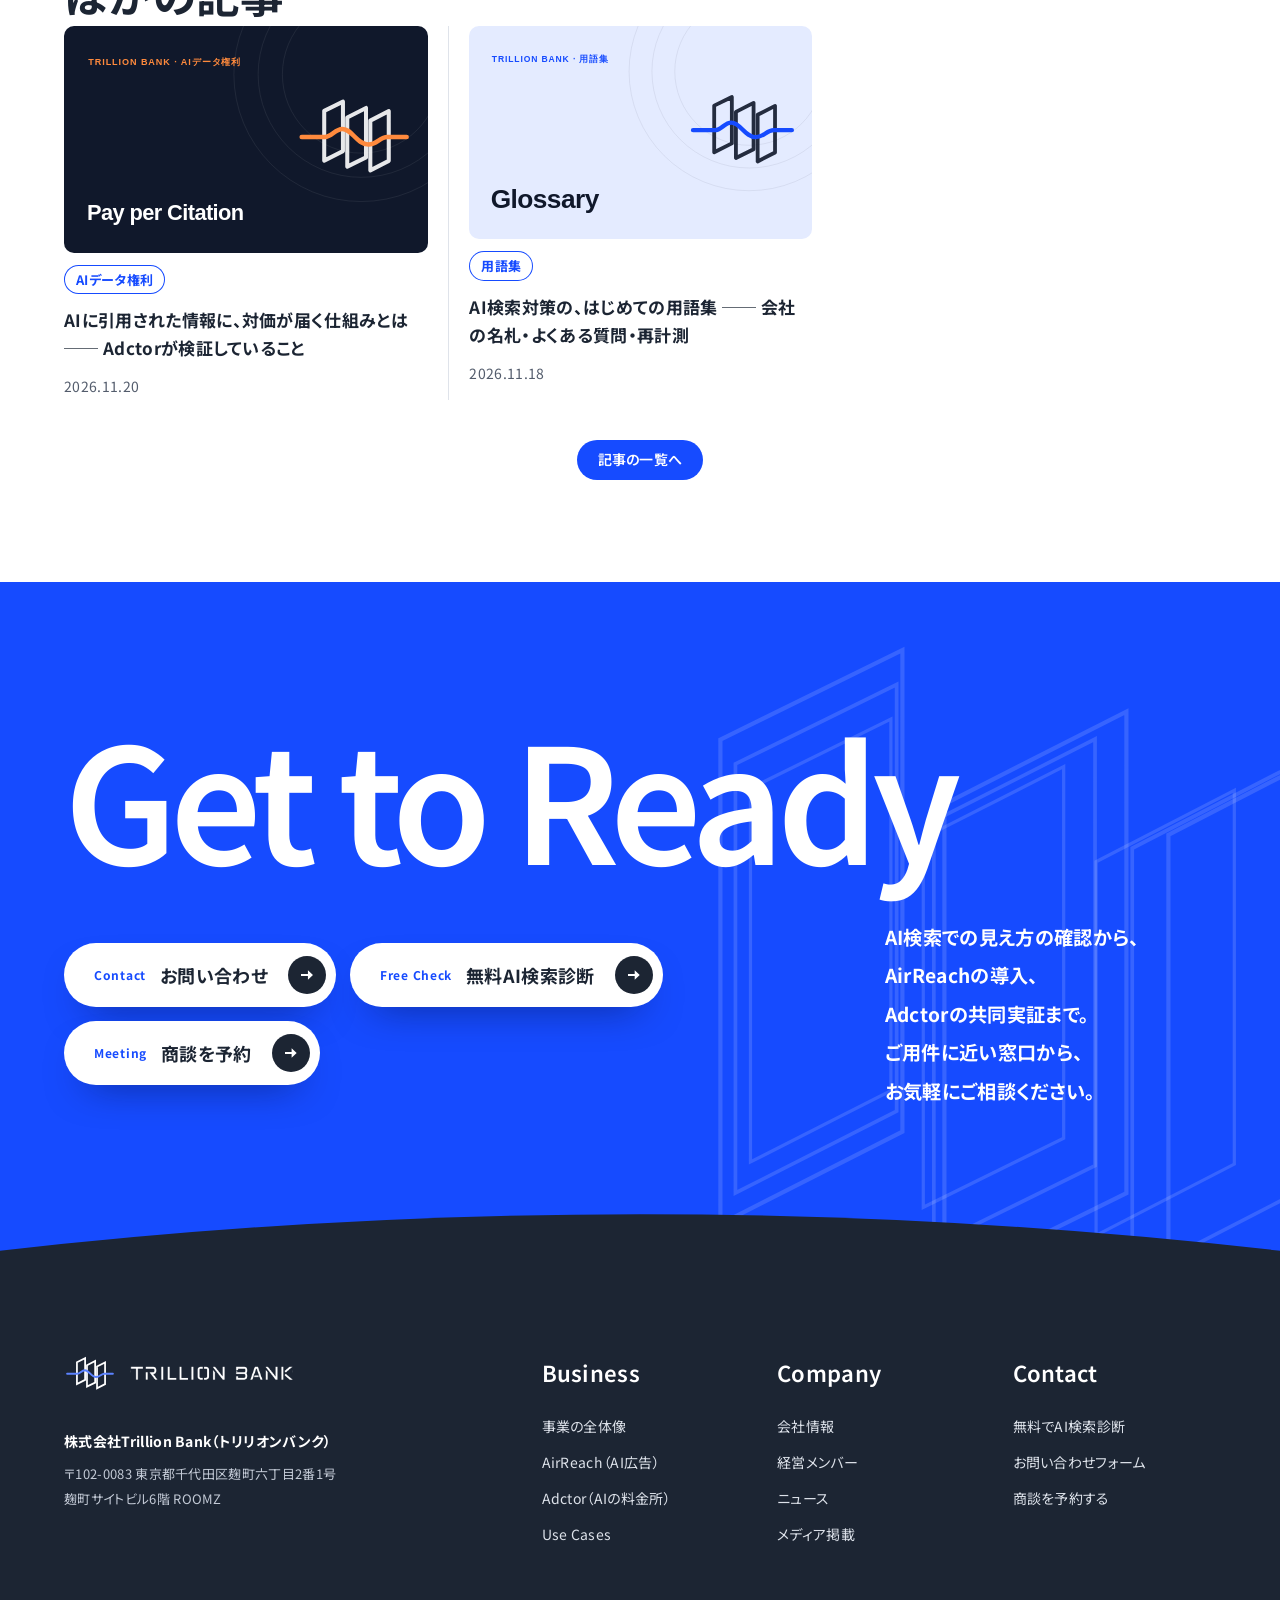
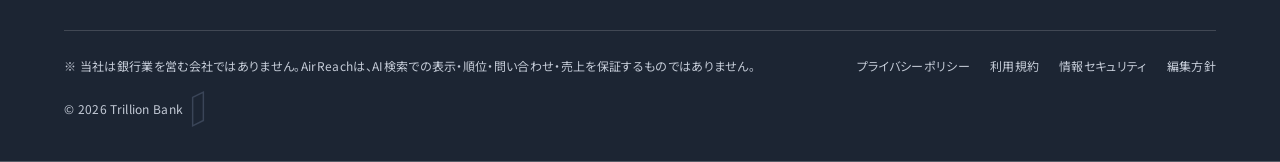
<file: news-ai-search-3-checks.html>
<!doctype html>
<html lang="ja">
<head>
<meta charset="utf-8">
<meta name="viewport" content="width=device-width, initial-scale=1">
<title>AI検索で「比較候補」に入るために、まず確かめたい3つのこと｜Trillion Bank</title>
<meta name="description" content="ChatGPTやGeminiに「おすすめの会社は？」と聞かれたとき、自社は候補に入っているか。改善の前に、まず確かめておきたい3つのことを整理しました。">
<meta name="theme-color" content="#164bff">
<link rel="icon" href="assets/favicon.png">
<link rel="preconnect" href="https://fonts.googleapis.com">
<link rel="preconnect" href="https://fonts.gstatic.com" crossorigin>
<link rel="stylesheet" href="https://fonts.googleapis.com/css2?family=Google+Sans+Flex:wght@400..700&amp;family=Noto+Sans+JP:wght@400;500;700&amp;display=swap">
<link rel="stylesheet" href="style.css">
<link rel="stylesheet" href="gp-motion.css">
<link rel="stylesheet" href="site.css">
<script>document.documentElement.classList.add('js');</script>
<meta property="og:type" content="article">
<meta property="og:title" content="AI検索で「比較候補」に入るために、まず確かめたい3つのこと">
<meta property="og:description" content="ChatGPTやGeminiに「おすすめの会社は？」と聞かれたとき、自社は候補に入っているか。改善の前に、まず確かめておきたい3つのことを整理しました。">
<link rel="canonical" href="https://trillion-bank-inc.github.io/trillion-bank-demo-lp/news-ai-search-3-checks.html">
</head>
<body class="page page--news">
<!-- このファイルは tools/build_pages.py が pages_src/news.html から作ります。直接編集しないでください -->
<!-- SITE:symbols -->
<!-- ロゴシンボルの部品（3枚のフレームと青い線） -->
<svg width="0" height="0" style="position:absolute" aria-hidden="true">
  <defs>
    <g id="tb-frames">
      <path d="M103 74 L168 42 L168 214 L103 247 Z"/>
      <path d="M183 97 L248 64 L248 236 L183 268 Z"/>
      <path d="M263 108 L327 75 L327 248 L263 281 Z"/>
    </g>
    <path id="tb-frame" d="M4 18 L30 5 L30 74 L4 87 Z"/>
    <path id="tb-wave" d="M25 165 H105 C130 165 140 137 166 137 C200 137 216 191 256 191 C286 191 296 165 322 165 H389"/>
  </defs>
</svg>
<!-- /SITE:symbols -->

<a class="skip" href="#main">本文へスキップ</a>

<!-- SITE:header -->
<header class="header" id="header">
  <div class="header__inner">
    <a href="index.html" class="header__logo" aria-label="Trillion Bank トップへ" data-cursor="Top">
      <svg class="header__symbol" viewBox="0 0 414 318" aria-hidden="true">
        <use href="#tb-frames" class="sym-frames"/>
        <path class="sym-wave" pathLength="1" d="M25 165 H105 C130 165 140 137 166 137 C200 137 216 191 256 191 C286 191 296 165 322 165 H389"/>
      </svg>
      <img class="header__wordmark" src="assets/tb-wordmark.webp" alt="" width="2048" height="201">
    </a>
    <nav class="header__nav" aria-label="グローバルナビゲーション">
      <ul>
        <li class="has-mega"><a href="business.html" data-page="business" data-roll>Business</a>
          <div class="mega" id="megaBusiness">
            <div class="mega__inner">
              <p class="mega__lead"><span class="mega__en">Business</span>AIに届く入口と、使われた価値が還る仕組み</p>
              <a class="mega__card" href="airreach.html">
                <span class="mega__thumb mega__thumb--logo" aria-hidden="true"><img src="assets/logos/airreach-symbol.png" alt="" width="145" height="318"></span>
                <span class="mega__body"><span class="mega__state">提供中</span><b>AirReach</b><span>AI広告（AI検索対策）</span></span>
                <i class="mega__go" aria-hidden="true"></i>
              </a>
              <a class="mega__card mega__card--navy" href="adctor.html">
                <span class="mega__thumb mega__thumb--logo" aria-hidden="true"><img src="assets/logos/adctor-symbol-navy.svg" alt="" width="224" height="236"></span>
                <span class="mega__body"><span class="mega__state">研究開発・限定実証</span><b>Adctor</b><span>AIの料金所（Pay per Citation）</span></span>
                <i class="mega__go" aria-hidden="true"></i>
              </a>
              <ul class="mega__links">
                <li><a href="business.html">事業の全体像</a></li>
                <li><a href="usecases.html">立場から探す</a></li>
                <li><a href="#contact">導入・共同実証の相談</a></li>
              </ul>
            </div>
          </div>
        </li>
        <li><a href="airreach.html" data-page="airreach" data-roll>AirReach</a></li>
        <li><a href="adctor.html" data-page="adctor" data-roll>Adctor</a></li>
        <li><a href="usecases.html" data-page="usecases" data-roll>Use Cases</a></li>
        <li><a href="media.html" data-page="media" data-roll>Media</a></li>
        <li><a href="news.html" data-page="news" aria-current="page" data-roll>News</a></li>
        <li><a href="company.html" data-page="company" data-roll>Company</a></li>
      </ul>
    </nav>
    <div class="header__actions">
      <a class="pill pill--ghost magnetic" href="https://trillion-bank.jp/#diagnose" data-cursor="診断へ"><span class="pc-only">無料で</span>AI検索診断</a>
      <a class="pill pill--blue magnetic header__contact" href="#contact" data-cursor="相談する">Contact</a>
      <button type="button" class="header__menu" id="menuButton" aria-expanded="false" aria-controls="drawer" aria-label="メニューを開く"><span></span><span></span></button>
    </div>
  </div>
</header>

<div class="drawer" id="drawer" hidden>
  <nav aria-label="メニュー">
    <a href="index.html" data-page="top"><span>Top</span>トップ</a>
    <a href="business.html" data-page="business"><span>Business</span>事業の全体像</a>
    <a href="airreach.html" data-page="airreach"><span>AirReach</span>AI広告（AI検索対策）</a>
    <a href="adctor.html" data-page="adctor"><span>Adctor</span>AIの料金所（Pay per Citation）</a>
    <a href="usecases.html" data-page="usecases"><span>Use Cases</span>立場から探す</a>
    <a href="media.html" data-page="media"><span>Media</span>メディア掲載</a>
    <a href="news.html" data-page="news" aria-current="page"><span>News</span>ニュース</a>
    <a href="company.html" data-page="company"><span>Company</span>会社情報・経営メンバー</a>
  </nav>
  <div class="drawer__actions">
    <a class="pill pill--white pill--lg" href="https://trillion-bank.jp/#diagnose">無料でAI検索診断</a>
    <a class="pill pill--outline-white pill--lg" href="#contact">お問い合わせ・ご相談</a>
  </div>
</div>
<!-- /SITE:header -->

<main id="main">
<article class="art" aria-labelledby="art-title">
  <div class="art__inner">
    <p class="art__back"><a href="news.html"><i aria-hidden="true"></i>News</a></p>
    <h1 class="art__title" id="art-title">AI検索で「比較候補」に入るために、まず確かめたい3つのこと</h1>
    <p class="art__meta"><span class="nlc__tag">AI検索</span><time datetime="2026-11-25">2026.11.25</time></p>
    <nav class="crumbs" aria-label="現在地"><ol><li><a href="index.html">Top</a></li><li><a href="news.html">News</a></li><li><span aria-current="page">AI検索で「比較候補」に入るために、まず確かめたい3つのこと</span></li></ol></nav>
    <figure class="art__cover"><img src="assets/news/ai-search-3-checks.svg" alt="" width="1200" height="750"></figure>
    <nav class="art__toc" aria-label="この記事の目次"><p>目次</p><ol><li><a href="#h1">1. お客様が実際に聞きそうな質問で、確かめる</a></li><li><a href="#h2">2. AIが答えるのに必要な情報が、サイトに書かれているか</a></li><li><a href="#h3">3. 会社の基本情報を、AIや検索エンジンにも伝わる形にしているか</a></li><li><a href="#h4">無料診断で、いまの状態を確かめる</a></li></ol></nav>
    <div class="art__body">
<p>「ChatGPTで、うちの会社は出てくるの？」という質問を、最近よくいただきます。検索の入り口がAIの回答に広がるなかで、AIに質問されたときに自社が「比較候補」として紹介されるかどうかは、これまでの検索順位とは別に考える必要があります。この記事では、改善に取りかかる前に、まず確かめておきたい3つのことを整理します。</p>
<h2 id="h1">1. お客様が実際に聞きそうな質問で、確かめる</h2>
<p>まずは、自社の名前ではなく、お客様が実際にAIに投げそうな質問で確かめます。たとえば工務店であれば「〇〇市で注文住宅を頼むなら、どこがおすすめ？」のような質問です。</p>
<h3>同じ質問を、同じ条件で記録する</h3>
<p>AIの回答は、聞くたびに少しずつ変わります。そのため、一度聞いて終わりにせず、同じ質問を同じ条件で何度か聞き、名前が「出た／出なかった」を記録しておくことが大切です。あとで改善の前と後を比べるときの土台になります。</p>
<h2 id="h2">2. AIが答えるのに必要な情報が、サイトに書かれているか</h2>
<p>AIが回答をつくるとき、参考にするのはWeb上に書かれている情報です。料金の目安、対応エリア、営業時間、よくある質問など、お客様の質問に答えるための情報がサイトに書かれていないと、AIはその会社を候補に挙げにくくなります。</p>
<ul><li>料金の目安は、書かれているか</li><li>対応エリアや営業時間は、どのページでも同じ書き方になっているか</li><li>お客様がよく聞くことを、「よくある質問」としてまとめているか</li></ul>
<h2 id="h3">3. 会社の基本情報を、AIや検索エンジンにも伝わる形にしているか</h2>
<p>会社の名前・所在地・連絡先などを、ページの裏側で機械にも読める形で伝える「構造化データ」（当社では「会社の名札」と呼んでいます）があります。見た目は変わりませんが、AIや検索エンジンが会社の情報を正しく受け取る助けになります。</p>
<blockquote><p>まずは「同じ質問で測る → 足りない情報を見つける → 直して、また測る」。この順番で進めると、施策の効果を数字で説明しやすくなります。</p></blockquote>
<h2 id="h4">無料診断で、いまの状態を確かめる</h2>
<p>AirReachの無料診断では、ホームページのアドレスを入れるだけで、AI検索での見え方をその場で確かめられます。なお、AI検索での表示・順位・問い合わせ・売上を保証するものではありません。</p>
<ul><li><a href="https://trillion-bank.jp/#diagnose" target="_blank" rel="noopener noreferrer">無料でAI検索診断を受ける</a></li><li><a href="airreach.html">AirReachについて詳しく見る</a></li></ul>
    </div>
    <div class="ashare"><p class="ashare__h">Share On</p><div class="ashare__btns"><a class="ashare__btn" href="https://x.com/intent/post?url=https://trillion-bank-inc.github.io/trillion-bank-demo-lp/news-ai-search-3-checks.html&amp;text=AI検索で「比較候補」に入るために、まず確かめたい3つのこと" target="_blank" rel="noopener noreferrer"><span>X</span><span class="sr">（新しいタブで開きます）</span></a><a class="ashare__btn" href="https://www.facebook.com/sharer/sharer.php?u=https://trillion-bank-inc.github.io/trillion-bank-demo-lp/news-ai-search-3-checks.html" target="_blank" rel="noopener noreferrer"><span>Facebook</span><span class="sr">（新しいタブで開きます）</span></a><button type="button" class="ashare__btn" data-copy="https://trillion-bank-inc.github.io/trillion-bank-demo-lp/news-ai-search-3-checks.html"><span>リンクをコピー</span></button></div></div>
  </div>
</article>

<section class="nl nl--more" aria-labelledby="more-title">
  <div class="nl__inner">
    <h2 class="sec-h" id="more-title"><span class="sec-h__en" aria-hidden="true">More News</span><span class="sec-h__ja">ほかの記事</span></h2>
    <ul class="nlist">
        <li class="nlc" data-cat="AIデータ権利" data-year="2026">
          <a href="news-adctor-pay-per-citation.html">
            <span class="nlc__img"><img src="assets/news/adctor-pay-per-citation.svg" alt="" width="1200" height="750" loading="lazy" decoding="async"></span>
            <span class="nlc__tag">AIデータ権利</span>
            <span class="nlc__title">AIに引用された情報に、対価が届く仕組みとは ── Adctorが検証していること</span>
            <time class="nlc__date" datetime="2026-11-20">2026.11.20</time>
          </a>
        </li>
<li class="nlc" data-cat="用語集" data-year="2026">
          <a href="news-ai-search-glossary.html">
            <span class="nlc__img"><img src="assets/news/ai-search-glossary.svg" alt="" width="1200" height="750" loading="lazy" decoding="async"></span>
            <span class="nlc__tag">用語集</span>
            <span class="nlc__title">AI検索対策の、はじめての用語集 ── 会社の名札・よくある質問・再計測</span>
            <time class="nlc__date" datetime="2026-11-18">2026.11.18</time>
          </a>
        </li>
    </ul>
    <p class="nl__all"><a class="pill pill--blue" href="news.html">記事の一覧へ</a></p>
  </div>
</section>



<!-- SITE:contact -->
<section class="git" id="contact" aria-labelledby="contact-title">
  <svg class="git__contour" viewBox="0 0 800 600" preserveAspectRatio="xMidYMid slice" aria-hidden="true"><use href="#tb-frames" transform="translate(330 120) scale(1.35)"/><use href="#tb-frames" transform="translate(300 90) scale(1.55)"/><use href="#tb-frames" transform="translate(270 60) scale(1.75)"/></svg>
  <div class="git__inner">
    <h2 class="git__title" id="contact-title"><span class="git__en" aria-hidden="true">Get to Ready</span><span class="sr">お問い合わせ</span></h2>
    <div class="git__grid">
      <ul class="git__orbs">
        <li class="git__o git__o--1"><a class="pk" href="https://trillion-bank.jp/trillionbank/contact/" data-cursor="フォームへ"><span class="pk__en">Contact</span><span class="pk__t">お問い合わせ</span><span class="pk__dot" aria-hidden="true"><i></i></span></a></li>
        <li class="git__o git__o--2"><a class="pk" href="https://trillion-bank.jp/#diagnose" data-cursor="30秒で診断"><span class="pk__en">Free Check</span><span class="pk__t">無料AI検索診断</span><span class="pk__dot" aria-hidden="true"><i></i></span></a></li>
        <li class="git__o git__o--3"><a class="pk" href="https://trillion-bank.jp/trillionbank/meeting/" data-cursor="予約する"><span class="pk__en">Meeting</span><span class="pk__t">商談を予約</span><span class="pk__dot" aria-hidden="true"><i></i></span></a></li>
      </ul>
      <p class="git__text">AI検索での見え方の確認から、<br>AirReachの導入、<br>Adctorの共同実証まで。<br>ご用件に近い窓口から、<br>お気軽にご相談ください。</p>
    </div>
  </div>
</section>
<!-- /SITE:contact -->
</main>

<!-- SITE:footer -->
<footer class="footer" data-curve>
  <div class="footer__inner">
    <div class="footer__brand">
      <a href="index.html" class="footer__logo" aria-label="Trillion Bank トップへ" data-cursor="Top">
        <svg viewBox="0 0 414 318" aria-hidden="true"><use href="#tb-frames" class="sym-frames"/><use href="#tb-wave" class="sym-wave"/></svg>
        <img src="assets/tb-wordmark.webp" alt="" width="2048" height="201">
      </a>
      <p class="footer__company">株式会社Trillion Bank（トリリオンバンク）</p>
      <address>〒102-0083 東京都千代田区麹町六丁目2番1号<br>麹町サイトビル6階 ROOMZ</address>
    </div>
    <nav class="footer__nav" aria-label="フッターナビゲーション">
      <div><p>Business</p>
        <a href="business.html">事業の全体像</a>
        <a href="airreach.html">AirReach（AI広告）</a>
        <a href="adctor.html">Adctor（AIの料金所）</a>
        <a href="usecases.html">Use Cases</a>
      </div>
      <div><p>Company</p>
        <a href="company.html">会社情報</a>
        <a href="company.html#members">経営メンバー</a>
        <a href="news.html">ニュース</a>
        <a href="media.html">メディア掲載</a>
      </div>
      <div><p>Contact</p>
        <a href="https://trillion-bank.jp/#diagnose">無料でAI検索診断</a>
        <a href="https://trillion-bank.jp/trillionbank/contact/">お問い合わせフォーム</a>
        <a href="https://trillion-bank.jp/trillionbank/meeting/">商談を予約する</a>
      </div>
    </nav>
  </div>
  <div class="footer__bottom">
    <p>※ 当社は銀行業を営む会社ではありません。AirReachは、AI検索での表示・順位・問い合わせ・売上を保証するものではありません。</p>
    <ul>
      <li><a href="https://trillion-bank.jp/trillionbank/privacy/">プライバシーポリシー</a></li>
      <li><a href="https://trillion-bank.jp/trillionbank/terms/">利用規約</a></li>
      <li><a href="https://trillion-bank.jp/trillionbank/security/">情報セキュリティ</a></li>
      <li><a href="https://trillion-bank.jp/trillionbank/insights/editorial-policy/">編集方針</a></li>
    </ul>
    <p class="footer__copy">© 2026 Trillion Bank
      <!-- 隠しフレーム 4：還元する（コピーライトの横にひっそり） -->
      <button type="button" class="key key--footer" data-key="return" aria-label="隠しフレームを拾う（4：還元する）">
        <svg viewBox="0 0 34 92" aria-hidden="true"><use href="#tb-frame"/></svg>
      </button>
    </p>
  </div>
</footer>
<!-- /SITE:footer -->

<!-- SITE:floaters -->
<!-- 見つけたフレームの数（脱出ゲーム） -->
<button type="button" class="hunt" id="hunt" aria-controls="mascotPanel" aria-label="隠しフレーム：0／4。ヒントを見る">
  <span class="hunt__slots" aria-hidden="true">
    <svg viewBox="0 0 34 92" data-slot="measure"><use href="#tb-frame"/></svg>
    <svg viewBox="0 0 34 92" data-slot="protect"><use href="#tb-frame"/></svg>
    <svg viewBox="0 0 34 92" data-slot="record"><use href="#tb-frame"/></svg>
    <svg viewBox="0 0 34 92" data-slot="return"><use href="#tb-frame"/></svg>
  </span>
  <span class="hunt__count" id="huntCount">0/4</span>
</button>

<!-- マスコット「とりうる」：押すとヒントと近道が出る -->
<div class="mascot" id="mascot">
  <div class="mascot__panel" id="mascotPanel" role="dialog" aria-modal="false" aria-labelledby="mascotTitle" hidden>
    <p class="mascot__title" id="mascotTitle">とりうるの寄り道案内</p>
    <p class="mascot__hint" id="mascotHint">このページのどこかに、ロゴのフレームが4つ隠れているよ。カーソルを当てると光るものを探してみて！</p>
    <p class="mascot__progress"><span id="mascotCount">0</span>／4 見つけた</p>
    <div class="mascot__links">
      <a href="https://trillion-bank.jp/#diagnose" class="pill pill--blue">無料でAI検索診断</a>
      <a href="#contact" class="pill pill--outline">相談する</a>
    </div>
    <button type="button" class="mascot__close" id="mascotClose" aria-label="案内を閉じる"></button>
  </div>
  <span class="mascot__bubble" id="mascotBubble" aria-hidden="true">押してみて！</span>
  <button type="button" class="mascot__btn" id="mascotBtn" aria-expanded="false" aria-controls="mascotPanel" aria-label="とりうるの寄り道案内を開く">
    <img src="assets/toriuru-point.webp" alt="" width="480" height="480">
  </button>
</div>

<!-- 4つ全部そろったときの隠しシーン -->
<div class="unlock" id="unlock" role="dialog" aria-modal="true" aria-labelledby="unlockTitle" hidden>
  <div class="unlock__inner">
    <svg class="unlock__logo" viewBox="0 0 414 318" aria-hidden="true">
      <g class="unlock__frames" fill="none" stroke="#fff" stroke-width="12">
        <path d="M103 74 L168 42 L168 214 L103 247 Z"/>
        <path d="M183 97 L248 64 L248 236 L183 268 Z"/>
        <path d="M263 108 L327 75 L327 248 L263 281 Z"/>
      </g>
      <path class="unlock__wave" pathLength="1" d="M25 165 H105 C130 165 140 137 166 137 C200 137 216 191 256 191 C286 191 296 165 322 165 H389" fill="none" stroke="#fff" stroke-width="14" stroke-linecap="round"/>
    </svg>
    <p class="unlock__en">Unlocked</p>
    <h2 class="unlock__title" id="unlockTitle">4つのフレームが、そろいました。</h2>
    <p class="unlock__body">Trillion Bankのロゴは、<b>測る・守る・記録する</b>の3枚のフレームと、そこを通り抜けて発信者へ<b>還る</b>青い線でできています。見つけてくださったあなたの情報も、AIの時代に正しく見つかり、正しく還るように。</p>
    <div class="unlock__actions">
      <a class="pill pill--white pill--lg" href="https://trillion-bank.jp/#diagnose">無料でAI検索診断をはじめる</a>
      <a class="pill pill--outline-white pill--lg" href="#contact" data-close-unlock>Adctorについて相談する</a>
    </div>
    <button type="button" class="unlock__close" id="unlockClose">閉じる</button>
  </div>
  <div class="confetti" id="confetti" aria-hidden="true"></div>
</div>

<!-- カーソル（行き先の名前を出す） -->
<div class="cursor" id="cursor" aria-hidden="true"><span class="cursor__label" id="cursorLabel"></span></div>
<!-- ちょっとしたお知らせ -->
<div class="toast" id="toast" role="status" aria-live="polite"></div>
<!-- /SITE:floaters -->

<script src="main.js"></script>
<script src="gp-motion.js"></script>
<script src="site.js"></script>
</body>
</html>
</file>
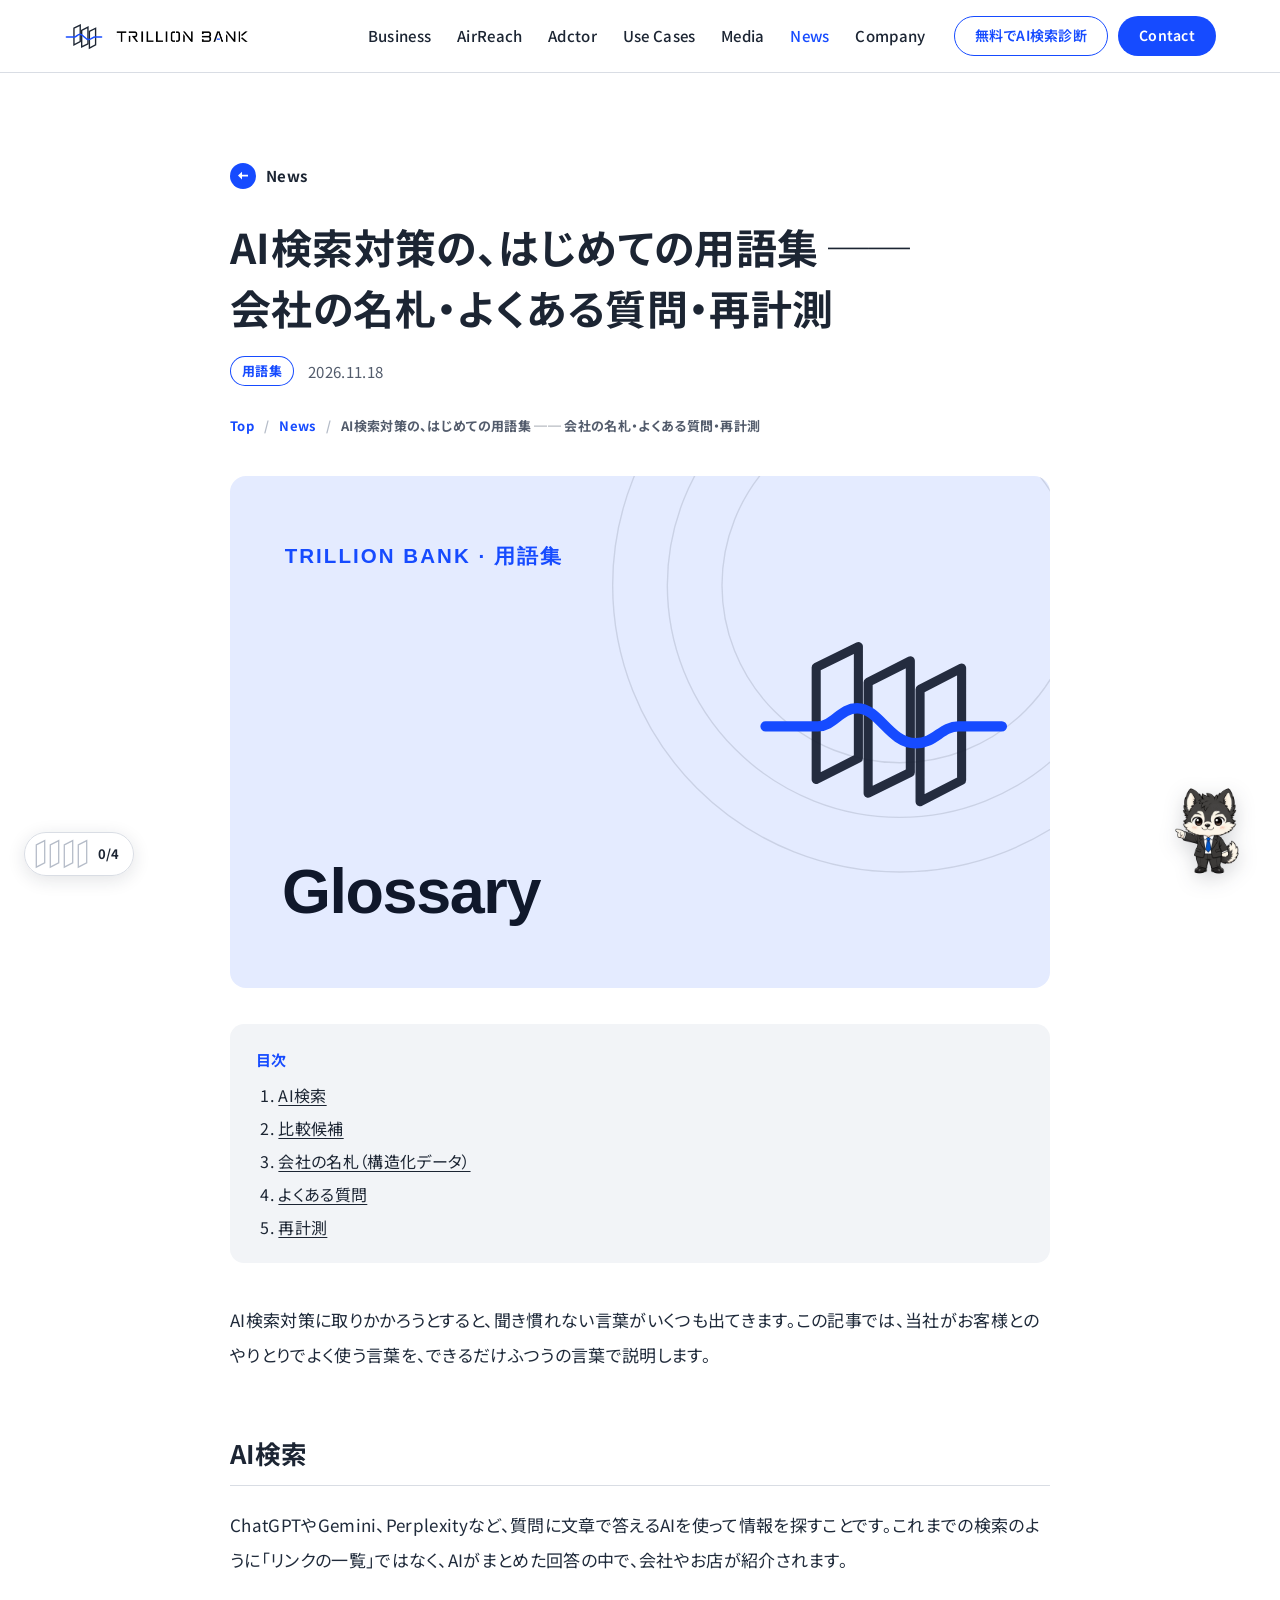
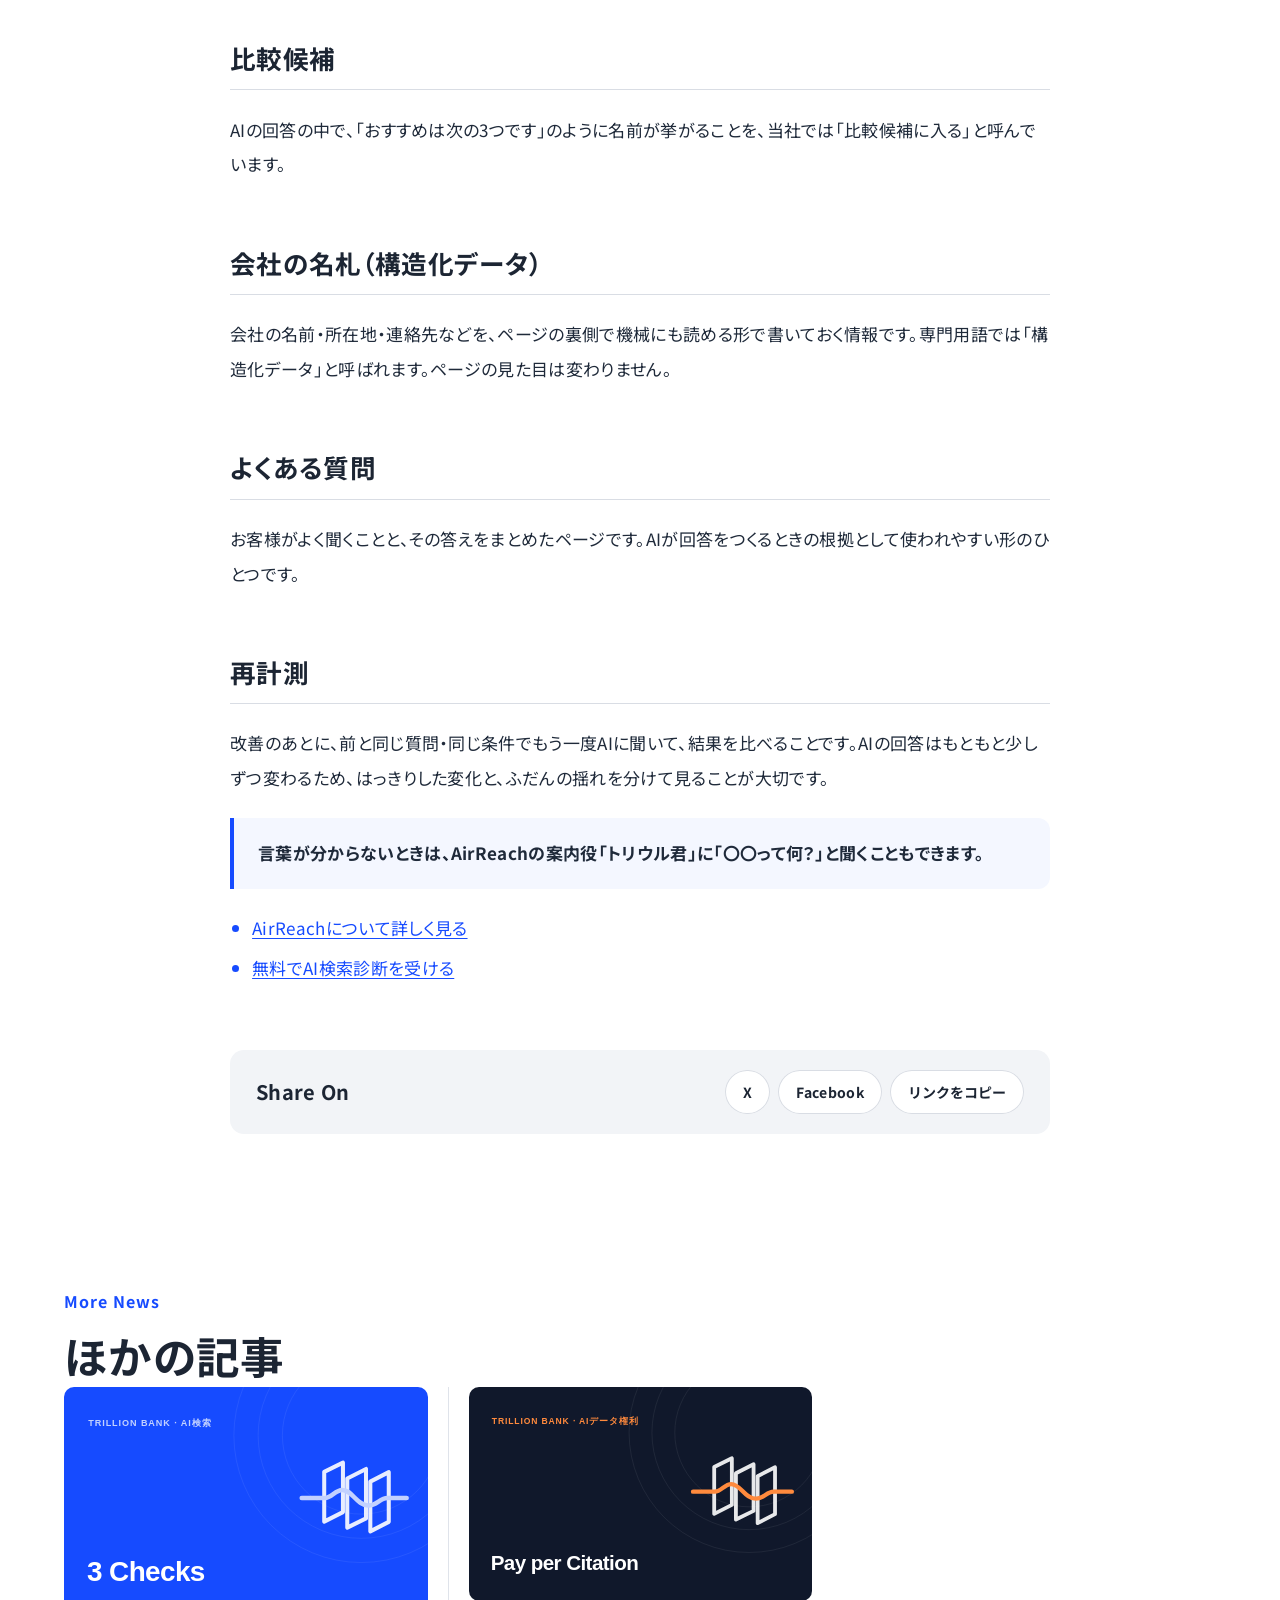
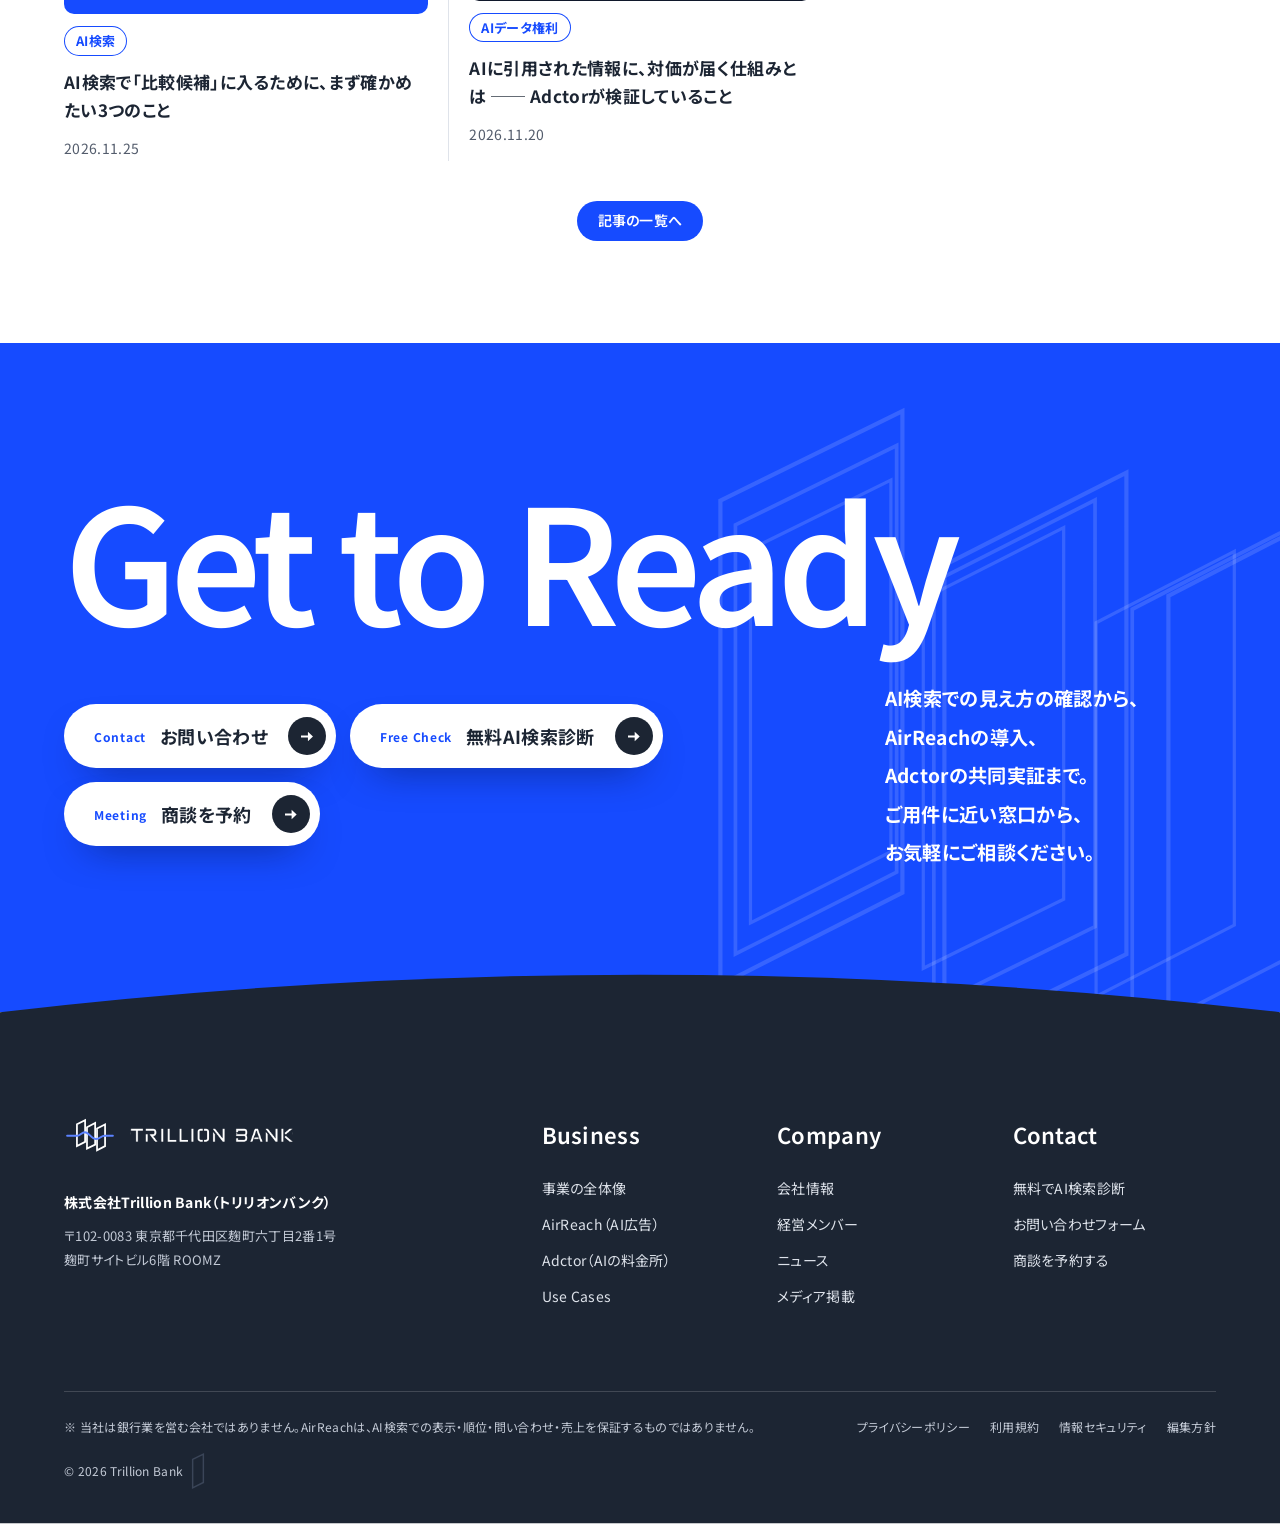
<file: news-ai-search-glossary.html>
<!doctype html>
<html lang="ja">
<head>
<meta charset="utf-8">
<meta name="viewport" content="width=device-width, initial-scale=1">
<title>AI検索対策の、はじめての用語集 ── 会社の名札・よくある質問・再計測｜Trillion Bank</title>
<meta name="description" content="AI検索対策で出てくる言葉を、専門用語を使わずに説明します。はじめて取り組む方が、社内で説明するときにも使える用語集です。">
<meta name="theme-color" content="#164bff">
<link rel="icon" href="assets/favicon.png">
<link rel="preconnect" href="https://fonts.googleapis.com">
<link rel="preconnect" href="https://fonts.gstatic.com" crossorigin>
<link rel="stylesheet" href="https://fonts.googleapis.com/css2?family=Google+Sans+Flex:wght@400..700&amp;family=Noto+Sans+JP:wght@400;500;700&amp;display=swap">
<link rel="stylesheet" href="style.css">
<link rel="stylesheet" href="gp-motion.css">
<link rel="stylesheet" href="site.css">
<script>document.documentElement.classList.add('js');</script>
<meta property="og:type" content="article">
<meta property="og:title" content="AI検索対策の、はじめての用語集 ── 会社の名札・よくある質問・再計測">
<meta property="og:description" content="AI検索対策で出てくる言葉を、専門用語を使わずに説明します。はじめて取り組む方が、社内で説明するときにも使える用語集です。">
<link rel="canonical" href="https://trillion-bank-inc.github.io/trillion-bank-demo-lp/news-ai-search-glossary.html">
</head>
<body class="page page--news">
<!-- このファイルは tools/build_pages.py が pages_src/news.html から作ります。直接編集しないでください -->
<!-- SITE:symbols -->
<!-- ロゴシンボルの部品（3枚のフレームと青い線） -->
<svg width="0" height="0" style="position:absolute" aria-hidden="true">
  <defs>
    <g id="tb-frames">
      <path d="M103 74 L168 42 L168 214 L103 247 Z"/>
      <path d="M183 97 L248 64 L248 236 L183 268 Z"/>
      <path d="M263 108 L327 75 L327 248 L263 281 Z"/>
    </g>
    <path id="tb-frame" d="M4 18 L30 5 L30 74 L4 87 Z"/>
    <path id="tb-wave" d="M25 165 H105 C130 165 140 137 166 137 C200 137 216 191 256 191 C286 191 296 165 322 165 H389"/>
  </defs>
</svg>
<!-- /SITE:symbols -->

<a class="skip" href="#main">本文へスキップ</a>

<!-- SITE:header -->
<header class="header" id="header">
  <div class="header__inner">
    <a href="index.html" class="header__logo" aria-label="Trillion Bank トップへ" data-cursor="Top">
      <svg class="header__symbol" viewBox="0 0 414 318" aria-hidden="true">
        <use href="#tb-frames" class="sym-frames"/>
        <path class="sym-wave" pathLength="1" d="M25 165 H105 C130 165 140 137 166 137 C200 137 216 191 256 191 C286 191 296 165 322 165 H389"/>
      </svg>
      <img class="header__wordmark" src="assets/tb-wordmark.webp" alt="" width="2048" height="201">
    </a>
    <nav class="header__nav" aria-label="グローバルナビゲーション">
      <ul>
        <li class="has-mega"><a href="business.html" data-page="business" data-roll>Business</a>
          <div class="mega" id="megaBusiness">
            <div class="mega__inner">
              <p class="mega__lead"><span class="mega__en">Business</span>AIに届く入口と、使われた価値が還る仕組み</p>
              <a class="mega__card" href="airreach.html">
                <span class="mega__thumb mega__thumb--logo" aria-hidden="true"><img src="assets/logos/airreach-symbol.png" alt="" width="145" height="318"></span>
                <span class="mega__body"><span class="mega__state">提供中</span><b>AirReach</b><span>AI広告（AI検索対策）</span></span>
                <i class="mega__go" aria-hidden="true"></i>
              </a>
              <a class="mega__card mega__card--navy" href="adctor.html">
                <span class="mega__thumb mega__thumb--logo" aria-hidden="true"><img src="assets/logos/adctor-symbol-navy.svg" alt="" width="224" height="236"></span>
                <span class="mega__body"><span class="mega__state">研究開発・限定実証</span><b>Adctor</b><span>AIの料金所（Pay per Citation）</span></span>
                <i class="mega__go" aria-hidden="true"></i>
              </a>
              <ul class="mega__links">
                <li><a href="business.html">事業の全体像</a></li>
                <li><a href="usecases.html">立場から探す</a></li>
                <li><a href="#contact">導入・共同実証の相談</a></li>
              </ul>
            </div>
          </div>
        </li>
        <li><a href="airreach.html" data-page="airreach" data-roll>AirReach</a></li>
        <li><a href="adctor.html" data-page="adctor" data-roll>Adctor</a></li>
        <li><a href="usecases.html" data-page="usecases" data-roll>Use Cases</a></li>
        <li><a href="media.html" data-page="media" data-roll>Media</a></li>
        <li><a href="news.html" data-page="news" aria-current="page" data-roll>News</a></li>
        <li><a href="company.html" data-page="company" data-roll>Company</a></li>
      </ul>
    </nav>
    <div class="header__actions">
      <a class="pill pill--ghost magnetic" href="https://trillion-bank.jp/#diagnose" data-cursor="診断へ"><span class="pc-only">無料で</span>AI検索診断</a>
      <a class="pill pill--blue magnetic header__contact" href="#contact" data-cursor="相談する">Contact</a>
      <button type="button" class="header__menu" id="menuButton" aria-expanded="false" aria-controls="drawer" aria-label="メニューを開く"><span></span><span></span></button>
    </div>
  </div>
</header>

<div class="drawer" id="drawer" hidden>
  <nav aria-label="メニュー">
    <a href="index.html" data-page="top"><span>Top</span>トップ</a>
    <a href="business.html" data-page="business"><span>Business</span>事業の全体像</a>
    <a href="airreach.html" data-page="airreach"><span>AirReach</span>AI広告（AI検索対策）</a>
    <a href="adctor.html" data-page="adctor"><span>Adctor</span>AIの料金所（Pay per Citation）</a>
    <a href="usecases.html" data-page="usecases"><span>Use Cases</span>立場から探す</a>
    <a href="media.html" data-page="media"><span>Media</span>メディア掲載</a>
    <a href="news.html" data-page="news" aria-current="page"><span>News</span>ニュース</a>
    <a href="company.html" data-page="company"><span>Company</span>会社情報・経営メンバー</a>
  </nav>
  <div class="drawer__actions">
    <a class="pill pill--white pill--lg" href="https://trillion-bank.jp/#diagnose">無料でAI検索診断</a>
    <a class="pill pill--outline-white pill--lg" href="#contact">お問い合わせ・ご相談</a>
  </div>
</div>
<!-- /SITE:header -->

<main id="main">
<article class="art" aria-labelledby="art-title">
  <div class="art__inner">
    <p class="art__back"><a href="news.html"><i aria-hidden="true"></i>News</a></p>
    <h1 class="art__title" id="art-title">AI検索対策の、はじめての用語集 ── 会社の名札・よくある質問・再計測</h1>
    <p class="art__meta"><span class="nlc__tag">用語集</span><time datetime="2026-11-18">2026.11.18</time></p>
    <nav class="crumbs" aria-label="現在地"><ol><li><a href="index.html">Top</a></li><li><a href="news.html">News</a></li><li><span aria-current="page">AI検索対策の、はじめての用語集 ── 会社の名札・よくある質問・再計測</span></li></ol></nav>
    <figure class="art__cover"><img src="assets/news/ai-search-glossary.svg" alt="" width="1200" height="750"></figure>
    <nav class="art__toc" aria-label="この記事の目次"><p>目次</p><ol><li><a href="#h1">AI検索</a></li><li><a href="#h2">比較候補</a></li><li><a href="#h3">会社の名札（構造化データ）</a></li><li><a href="#h4">よくある質問</a></li><li><a href="#h5">再計測</a></li></ol></nav>
    <div class="art__body">
<p>AI検索対策に取りかかろうとすると、聞き慣れない言葉がいくつも出てきます。この記事では、当社がお客様とのやりとりでよく使う言葉を、できるだけふつうの言葉で説明します。</p>
<h2 id="h1">AI検索</h2>
<p>ChatGPTやGemini、Perplexityなど、質問に文章で答えるAIを使って情報を探すことです。これまでの検索のように「リンクの一覧」ではなく、AIがまとめた回答の中で、会社やお店が紹介されます。</p>
<h2 id="h2">比較候補</h2>
<p>AIの回答の中で、「おすすめは次の3つです」のように名前が挙がることを、当社では「比較候補に入る」と呼んでいます。</p>
<h2 id="h3">会社の名札（構造化データ）</h2>
<p>会社の名前・所在地・連絡先などを、ページの裏側で機械にも読める形で書いておく情報です。専門用語では「構造化データ」と呼ばれます。ページの見た目は変わりません。</p>
<h2 id="h4">よくある質問</h2>
<p>お客様がよく聞くことと、その答えをまとめたページです。AIが回答をつくるときの根拠として使われやすい形のひとつです。</p>
<h2 id="h5">再計測</h2>
<p>改善のあとに、前と同じ質問・同じ条件でもう一度AIに聞いて、結果を比べることです。AIの回答はもともと少しずつ変わるため、はっきりした変化と、ふだんの揺れを分けて見ることが大切です。</p>
<blockquote><p>言葉が分からないときは、AirReachの案内役「トリウル君」に「〇〇って何？」と聞くこともできます。</p></blockquote>
<ul><li><a href="airreach.html">AirReachについて詳しく見る</a></li><li><a href="https://trillion-bank.jp/#diagnose" target="_blank" rel="noopener noreferrer">無料でAI検索診断を受ける</a></li></ul>
    </div>
    <div class="ashare"><p class="ashare__h">Share On</p><div class="ashare__btns"><a class="ashare__btn" href="https://x.com/intent/post?url=https://trillion-bank-inc.github.io/trillion-bank-demo-lp/news-ai-search-glossary.html&amp;text=AI検索対策の、はじめての用語集 ── 会社の名札・よくある質問・再計測" target="_blank" rel="noopener noreferrer"><span>X</span><span class="sr">（新しいタブで開きます）</span></a><a class="ashare__btn" href="https://www.facebook.com/sharer/sharer.php?u=https://trillion-bank-inc.github.io/trillion-bank-demo-lp/news-ai-search-glossary.html" target="_blank" rel="noopener noreferrer"><span>Facebook</span><span class="sr">（新しいタブで開きます）</span></a><button type="button" class="ashare__btn" data-copy="https://trillion-bank-inc.github.io/trillion-bank-demo-lp/news-ai-search-glossary.html"><span>リンクをコピー</span></button></div></div>
  </div>
</article>

<section class="nl nl--more" aria-labelledby="more-title">
  <div class="nl__inner">
    <h2 class="sec-h" id="more-title"><span class="sec-h__en" aria-hidden="true">More News</span><span class="sec-h__ja">ほかの記事</span></h2>
    <ul class="nlist">
        <li class="nlc" data-cat="AI検索" data-year="2026">
          <a href="news-ai-search-3-checks.html">
            <span class="nlc__img"><img src="assets/news/ai-search-3-checks.svg" alt="" width="1200" height="750" loading="lazy" decoding="async"></span>
            <span class="nlc__tag">AI検索</span>
            <span class="nlc__title">AI検索で「比較候補」に入るために、まず確かめたい3つのこと</span>
            <time class="nlc__date" datetime="2026-11-25">2026.11.25</time>
          </a>
        </li>
<li class="nlc" data-cat="AIデータ権利" data-year="2026">
          <a href="news-adctor-pay-per-citation.html">
            <span class="nlc__img"><img src="assets/news/adctor-pay-per-citation.svg" alt="" width="1200" height="750" loading="lazy" decoding="async"></span>
            <span class="nlc__tag">AIデータ権利</span>
            <span class="nlc__title">AIに引用された情報に、対価が届く仕組みとは ── Adctorが検証していること</span>
            <time class="nlc__date" datetime="2026-11-20">2026.11.20</time>
          </a>
        </li>
    </ul>
    <p class="nl__all"><a class="pill pill--blue" href="news.html">記事の一覧へ</a></p>
  </div>
</section>



<!-- SITE:contact -->
<section class="git" id="contact" aria-labelledby="contact-title">
  <svg class="git__contour" viewBox="0 0 800 600" preserveAspectRatio="xMidYMid slice" aria-hidden="true"><use href="#tb-frames" transform="translate(330 120) scale(1.35)"/><use href="#tb-frames" transform="translate(300 90) scale(1.55)"/><use href="#tb-frames" transform="translate(270 60) scale(1.75)"/></svg>
  <div class="git__inner">
    <h2 class="git__title" id="contact-title"><span class="git__en" aria-hidden="true">Get to Ready</span><span class="sr">お問い合わせ</span></h2>
    <div class="git__grid">
      <ul class="git__orbs">
        <li class="git__o git__o--1"><a class="pk" href="https://trillion-bank.jp/trillionbank/contact/" data-cursor="フォームへ"><span class="pk__en">Contact</span><span class="pk__t">お問い合わせ</span><span class="pk__dot" aria-hidden="true"><i></i></span></a></li>
        <li class="git__o git__o--2"><a class="pk" href="https://trillion-bank.jp/#diagnose" data-cursor="30秒で診断"><span class="pk__en">Free Check</span><span class="pk__t">無料AI検索診断</span><span class="pk__dot" aria-hidden="true"><i></i></span></a></li>
        <li class="git__o git__o--3"><a class="pk" href="https://trillion-bank.jp/trillionbank/meeting/" data-cursor="予約する"><span class="pk__en">Meeting</span><span class="pk__t">商談を予約</span><span class="pk__dot" aria-hidden="true"><i></i></span></a></li>
      </ul>
      <p class="git__text">AI検索での見え方の確認から、<br>AirReachの導入、<br>Adctorの共同実証まで。<br>ご用件に近い窓口から、<br>お気軽にご相談ください。</p>
    </div>
  </div>
</section>
<!-- /SITE:contact -->
</main>

<!-- SITE:footer -->
<footer class="footer" data-curve>
  <div class="footer__inner">
    <div class="footer__brand">
      <a href="index.html" class="footer__logo" aria-label="Trillion Bank トップへ" data-cursor="Top">
        <svg viewBox="0 0 414 318" aria-hidden="true"><use href="#tb-frames" class="sym-frames"/><use href="#tb-wave" class="sym-wave"/></svg>
        <img src="assets/tb-wordmark.webp" alt="" width="2048" height="201">
      </a>
      <p class="footer__company">株式会社Trillion Bank（トリリオンバンク）</p>
      <address>〒102-0083 東京都千代田区麹町六丁目2番1号<br>麹町サイトビル6階 ROOMZ</address>
    </div>
    <nav class="footer__nav" aria-label="フッターナビゲーション">
      <div><p>Business</p>
        <a href="business.html">事業の全体像</a>
        <a href="airreach.html">AirReach（AI広告）</a>
        <a href="adctor.html">Adctor（AIの料金所）</a>
        <a href="usecases.html">Use Cases</a>
      </div>
      <div><p>Company</p>
        <a href="company.html">会社情報</a>
        <a href="company.html#members">経営メンバー</a>
        <a href="news.html">ニュース</a>
        <a href="media.html">メディア掲載</a>
      </div>
      <div><p>Contact</p>
        <a href="https://trillion-bank.jp/#diagnose">無料でAI検索診断</a>
        <a href="https://trillion-bank.jp/trillionbank/contact/">お問い合わせフォーム</a>
        <a href="https://trillion-bank.jp/trillionbank/meeting/">商談を予約する</a>
      </div>
    </nav>
  </div>
  <div class="footer__bottom">
    <p>※ 当社は銀行業を営む会社ではありません。AirReachは、AI検索での表示・順位・問い合わせ・売上を保証するものではありません。</p>
    <ul>
      <li><a href="https://trillion-bank.jp/trillionbank/privacy/">プライバシーポリシー</a></li>
      <li><a href="https://trillion-bank.jp/trillionbank/terms/">利用規約</a></li>
      <li><a href="https://trillion-bank.jp/trillionbank/security/">情報セキュリティ</a></li>
      <li><a href="https://trillion-bank.jp/trillionbank/insights/editorial-policy/">編集方針</a></li>
    </ul>
    <p class="footer__copy">© 2026 Trillion Bank
      <!-- 隠しフレーム 4：還元する（コピーライトの横にひっそり） -->
      <button type="button" class="key key--footer" data-key="return" aria-label="隠しフレームを拾う（4：還元する）">
        <svg viewBox="0 0 34 92" aria-hidden="true"><use href="#tb-frame"/></svg>
      </button>
    </p>
  </div>
</footer>
<!-- /SITE:footer -->

<!-- SITE:floaters -->
<!-- 見つけたフレームの数（脱出ゲーム） -->
<button type="button" class="hunt" id="hunt" aria-controls="mascotPanel" aria-label="隠しフレーム：0／4。ヒントを見る">
  <span class="hunt__slots" aria-hidden="true">
    <svg viewBox="0 0 34 92" data-slot="measure"><use href="#tb-frame"/></svg>
    <svg viewBox="0 0 34 92" data-slot="protect"><use href="#tb-frame"/></svg>
    <svg viewBox="0 0 34 92" data-slot="record"><use href="#tb-frame"/></svg>
    <svg viewBox="0 0 34 92" data-slot="return"><use href="#tb-frame"/></svg>
  </span>
  <span class="hunt__count" id="huntCount">0/4</span>
</button>

<!-- マスコット「とりうる」：押すとヒントと近道が出る -->
<div class="mascot" id="mascot">
  <div class="mascot__panel" id="mascotPanel" role="dialog" aria-modal="false" aria-labelledby="mascotTitle" hidden>
    <p class="mascot__title" id="mascotTitle">とりうるの寄り道案内</p>
    <p class="mascot__hint" id="mascotHint">このページのどこかに、ロゴのフレームが4つ隠れているよ。カーソルを当てると光るものを探してみて！</p>
    <p class="mascot__progress"><span id="mascotCount">0</span>／4 見つけた</p>
    <div class="mascot__links">
      <a href="https://trillion-bank.jp/#diagnose" class="pill pill--blue">無料でAI検索診断</a>
      <a href="#contact" class="pill pill--outline">相談する</a>
    </div>
    <button type="button" class="mascot__close" id="mascotClose" aria-label="案内を閉じる"></button>
  </div>
  <span class="mascot__bubble" id="mascotBubble" aria-hidden="true">押してみて！</span>
  <button type="button" class="mascot__btn" id="mascotBtn" aria-expanded="false" aria-controls="mascotPanel" aria-label="とりうるの寄り道案内を開く">
    <img src="assets/toriuru-point.webp" alt="" width="480" height="480">
  </button>
</div>

<!-- 4つ全部そろったときの隠しシーン -->
<div class="unlock" id="unlock" role="dialog" aria-modal="true" aria-labelledby="unlockTitle" hidden>
  <div class="unlock__inner">
    <svg class="unlock__logo" viewBox="0 0 414 318" aria-hidden="true">
      <g class="unlock__frames" fill="none" stroke="#fff" stroke-width="12">
        <path d="M103 74 L168 42 L168 214 L103 247 Z"/>
        <path d="M183 97 L248 64 L248 236 L183 268 Z"/>
        <path d="M263 108 L327 75 L327 248 L263 281 Z"/>
      </g>
      <path class="unlock__wave" pathLength="1" d="M25 165 H105 C130 165 140 137 166 137 C200 137 216 191 256 191 C286 191 296 165 322 165 H389" fill="none" stroke="#fff" stroke-width="14" stroke-linecap="round"/>
    </svg>
    <p class="unlock__en">Unlocked</p>
    <h2 class="unlock__title" id="unlockTitle">4つのフレームが、そろいました。</h2>
    <p class="unlock__body">Trillion Bankのロゴは、<b>測る・守る・記録する</b>の3枚のフレームと、そこを通り抜けて発信者へ<b>還る</b>青い線でできています。見つけてくださったあなたの情報も、AIの時代に正しく見つかり、正しく還るように。</p>
    <div class="unlock__actions">
      <a class="pill pill--white pill--lg" href="https://trillion-bank.jp/#diagnose">無料でAI検索診断をはじめる</a>
      <a class="pill pill--outline-white pill--lg" href="#contact" data-close-unlock>Adctorについて相談する</a>
    </div>
    <button type="button" class="unlock__close" id="unlockClose">閉じる</button>
  </div>
  <div class="confetti" id="confetti" aria-hidden="true"></div>
</div>

<!-- カーソル（行き先の名前を出す） -->
<div class="cursor" id="cursor" aria-hidden="true"><span class="cursor__label" id="cursorLabel"></span></div>
<!-- ちょっとしたお知らせ -->
<div class="toast" id="toast" role="status" aria-live="polite"></div>
<!-- /SITE:floaters -->

<script src="main.js"></script>
<script src="gp-motion.js"></script>
<script src="site.js"></script>
</body>
</html>
</file>
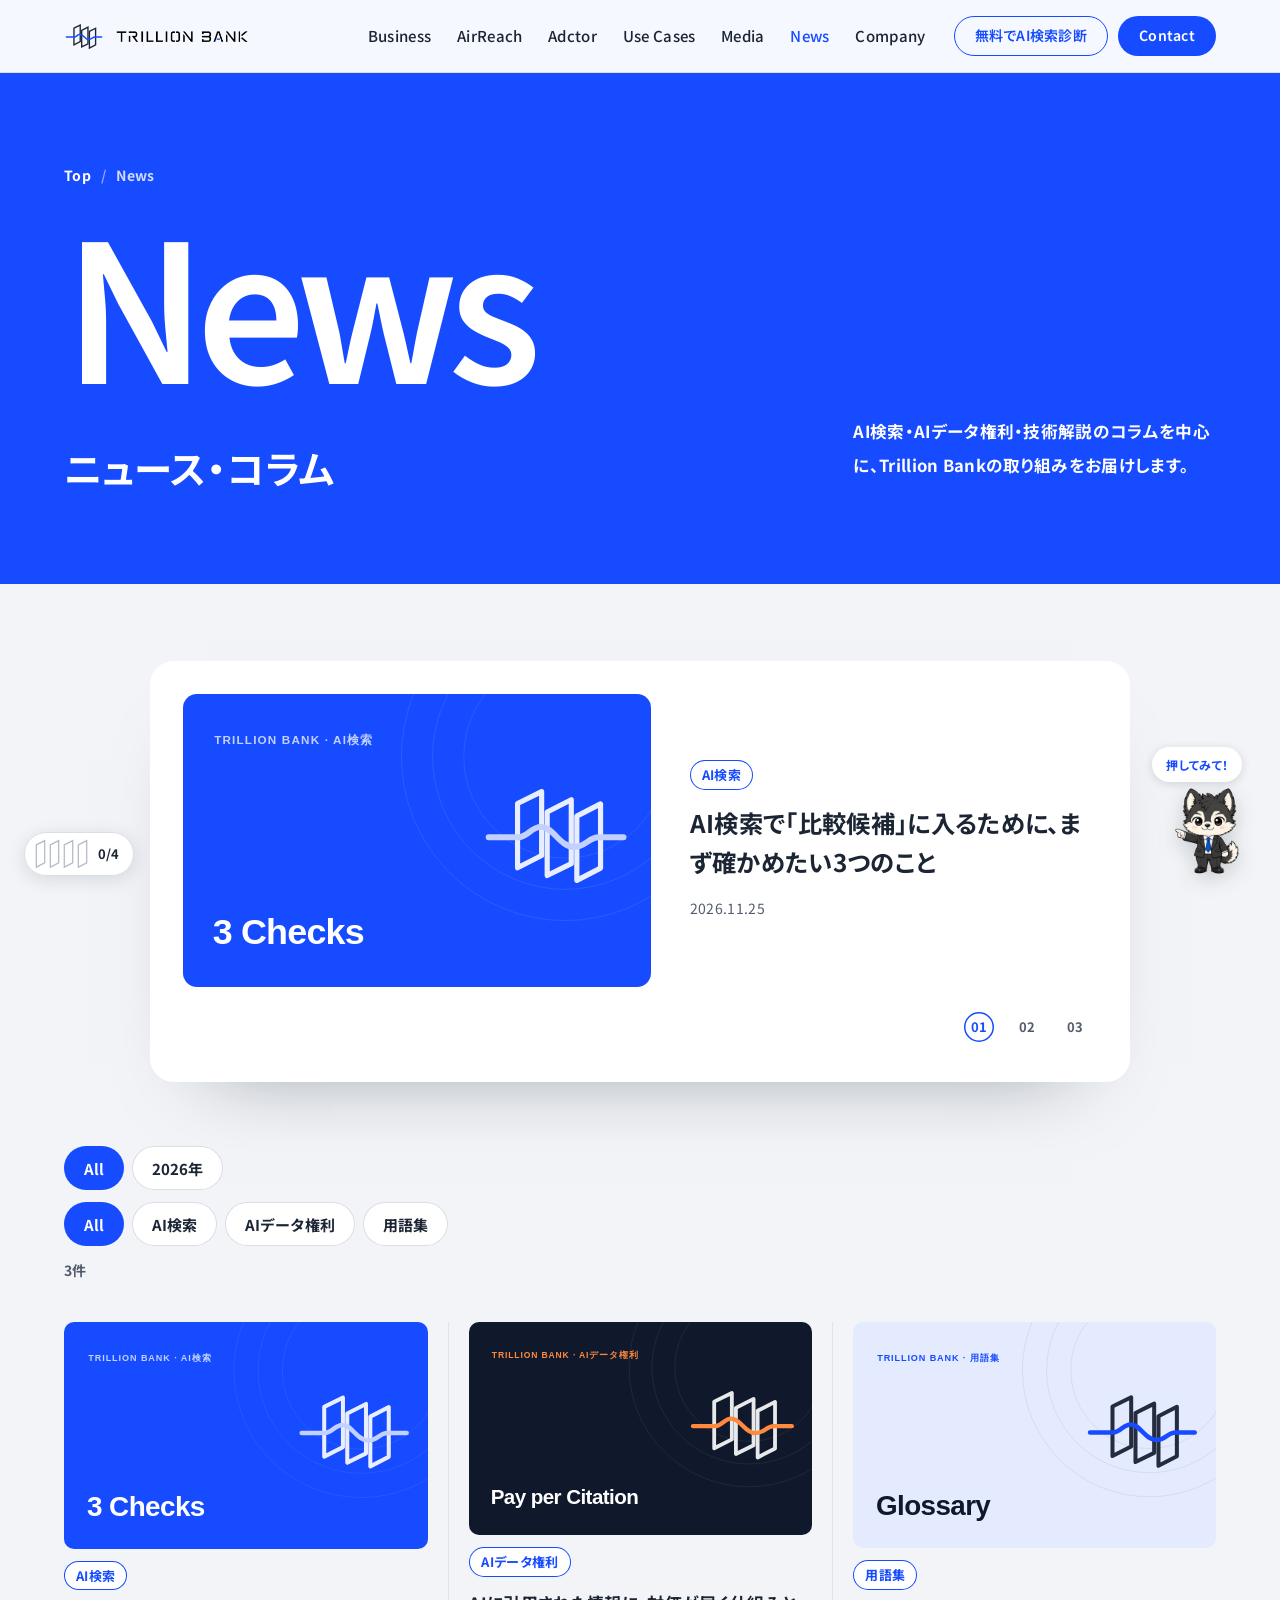
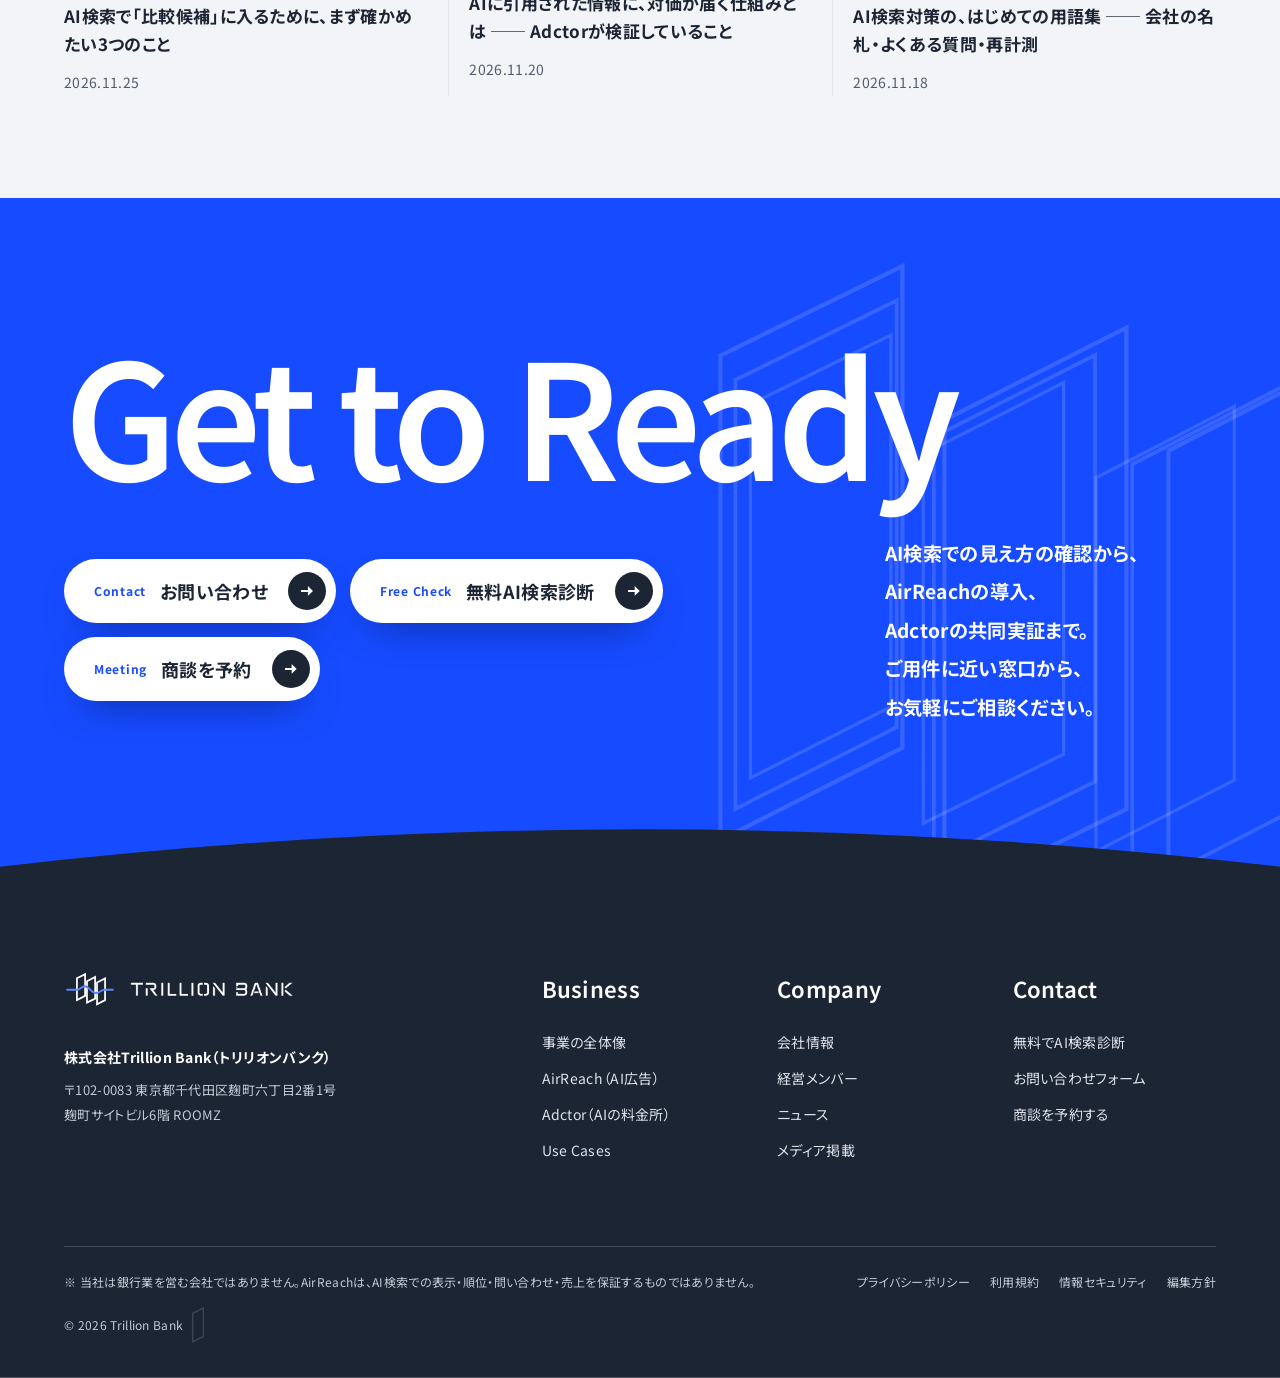
<file: news.html>
<!doctype html>
<html lang="ja">
<head>
<meta charset="utf-8">
<meta name="viewport" content="width=device-width, initial-scale=1">
<title>ニュース・コラム｜株式会社Trillion Bank</title>
<meta name="description" content="Trillion Bankのニュースと、AI検索・AIデータ権利・用語集などのコラムです。">
<meta name="theme-color" content="#164bff">
<link rel="icon" href="assets/favicon.png">
<link rel="preconnect" href="https://fonts.googleapis.com">
<link rel="preconnect" href="https://fonts.gstatic.com" crossorigin>
<link rel="stylesheet" href="https://fonts.googleapis.com/css2?family=Google+Sans+Flex:wght@400..700&amp;family=Noto+Sans+JP:wght@400;500;700&amp;display=swap">
<link rel="stylesheet" href="style.css">
<link rel="stylesheet" href="gp-motion.css">
<link rel="stylesheet" href="site.css">
<script>document.documentElement.classList.add('js');</script>
</head>
<body class="page page--news">
<!-- このファイルは tools/build_pages.py が pages_src/news.html から作ります。直接編集しないでください -->
<!-- SITE:symbols -->
<!-- ロゴシンボルの部品（3枚のフレームと青い線） -->
<svg width="0" height="0" style="position:absolute" aria-hidden="true">
  <defs>
    <g id="tb-frames">
      <path d="M103 74 L168 42 L168 214 L103 247 Z"/>
      <path d="M183 97 L248 64 L248 236 L183 268 Z"/>
      <path d="M263 108 L327 75 L327 248 L263 281 Z"/>
    </g>
    <path id="tb-frame" d="M4 18 L30 5 L30 74 L4 87 Z"/>
    <path id="tb-wave" d="M25 165 H105 C130 165 140 137 166 137 C200 137 216 191 256 191 C286 191 296 165 322 165 H389"/>
  </defs>
</svg>
<!-- /SITE:symbols -->

<a class="skip" href="#main">本文へスキップ</a>

<!-- SITE:header -->
<header class="header" id="header">
  <div class="header__inner">
    <a href="index.html" class="header__logo" aria-label="Trillion Bank トップへ" data-cursor="Top">
      <svg class="header__symbol" viewBox="0 0 414 318" aria-hidden="true">
        <use href="#tb-frames" class="sym-frames"/>
        <path class="sym-wave" pathLength="1" d="M25 165 H105 C130 165 140 137 166 137 C200 137 216 191 256 191 C286 191 296 165 322 165 H389"/>
      </svg>
      <img class="header__wordmark" src="assets/tb-wordmark.webp" alt="" width="2048" height="201">
    </a>
    <nav class="header__nav" aria-label="グローバルナビゲーション">
      <ul>
        <li class="has-mega"><a href="business.html" data-page="business" data-roll>Business</a>
          <div class="mega" id="megaBusiness">
            <div class="mega__inner">
              <p class="mega__lead"><span class="mega__en">Business</span>AIに届く入口と、使われた価値が還る仕組み</p>
              <a class="mega__card" href="airreach.html">
                <span class="mega__thumb mega__thumb--logo" aria-hidden="true"><img src="assets/logos/airreach-symbol.png" alt="" width="145" height="318"></span>
                <span class="mega__body"><span class="mega__state">提供中</span><b>AirReach</b><span>AI広告（AI検索対策）</span></span>
                <i class="mega__go" aria-hidden="true"></i>
              </a>
              <a class="mega__card mega__card--navy" href="adctor.html">
                <span class="mega__thumb mega__thumb--logo" aria-hidden="true"><img src="assets/logos/adctor-symbol-navy.svg" alt="" width="224" height="236"></span>
                <span class="mega__body"><span class="mega__state">研究開発・限定実証</span><b>Adctor</b><span>AIの料金所（Pay per Citation）</span></span>
                <i class="mega__go" aria-hidden="true"></i>
              </a>
              <ul class="mega__links">
                <li><a href="business.html">事業の全体像</a></li>
                <li><a href="usecases.html">立場から探す</a></li>
                <li><a href="#contact">導入・共同実証の相談</a></li>
              </ul>
            </div>
          </div>
        </li>
        <li><a href="airreach.html" data-page="airreach" data-roll>AirReach</a></li>
        <li><a href="adctor.html" data-page="adctor" data-roll>Adctor</a></li>
        <li><a href="usecases.html" data-page="usecases" data-roll>Use Cases</a></li>
        <li><a href="media.html" data-page="media" data-roll>Media</a></li>
        <li><a href="news.html" data-page="news" aria-current="page" data-roll>News</a></li>
        <li><a href="company.html" data-page="company" data-roll>Company</a></li>
      </ul>
    </nav>
    <div class="header__actions">
      <a class="pill pill--ghost magnetic" href="https://trillion-bank.jp/#diagnose" data-cursor="診断へ"><span class="pc-only">無料で</span>AI検索診断</a>
      <a class="pill pill--blue magnetic header__contact" href="#contact" data-cursor="相談する">Contact</a>
      <button type="button" class="header__menu" id="menuButton" aria-expanded="false" aria-controls="drawer" aria-label="メニューを開く"><span></span><span></span></button>
    </div>
  </div>
</header>

<div class="drawer" id="drawer" hidden>
  <nav aria-label="メニュー">
    <a href="index.html" data-page="top"><span>Top</span>トップ</a>
    <a href="business.html" data-page="business"><span>Business</span>事業の全体像</a>
    <a href="airreach.html" data-page="airreach"><span>AirReach</span>AI広告（AI検索対策）</a>
    <a href="adctor.html" data-page="adctor"><span>Adctor</span>AIの料金所（Pay per Citation）</a>
    <a href="usecases.html" data-page="usecases"><span>Use Cases</span>立場から探す</a>
    <a href="media.html" data-page="media"><span>Media</span>メディア掲載</a>
    <a href="news.html" data-page="news" aria-current="page"><span>News</span>ニュース</a>
    <a href="company.html" data-page="company"><span>Company</span>会社情報・経営メンバー</a>
  </nav>
  <div class="drawer__actions">
    <a class="pill pill--white pill--lg" href="https://trillion-bank.jp/#diagnose">無料でAI検索診断</a>
    <a class="pill pill--outline-white pill--lg" href="#contact">お問い合わせ・ご相談</a>
  </div>
</div>
<!-- /SITE:header -->

<main id="main">
<section class="phero" aria-labelledby="ph-title">
  <div class="phero__inner">
    <nav class="crumbs" aria-label="現在地"><ol><li><a href="index.html">Top</a></li><li><span aria-current="page">News</span></li></ol></nav>
    <p class="phero__en" aria-hidden="true">News</p>
    <h1 class="phero__title" id="ph-title">ニュース・コラム</h1>
    <p class="phero__lead">AI検索・AIデータ権利・技術解説のコラムを中心に、Trillion Bankの取り組みをお届けします。</p>
  </div>
</section>

<section class="nl" aria-label="記事の一覧">
  <div class="nl__inner">
    <div class="nfeat" aria-roledescription="カルーセル" aria-label="新着の記事">
      <ul class="nfeat__list">
        <li class="nfeat__slide is-on" data-i="0">
          <a href="news-ai-search-3-checks.html">
            <span class="nfeat__img"><img src="assets/news/ai-search-3-checks.svg" alt="" width="1200" height="750" decoding="async"></span>
            <span class="nfeat__body"><span class="nlc__tag">AI検索</span><span class="nfeat__title">AI検索で「比較候補」に入るために、まず確かめたい3つのこと</span><time datetime="2026-11-25">2026.11.25</time></span>
          </a>
        </li>
<li class="nfeat__slide" data-i="1">
          <a href="news-adctor-pay-per-citation.html">
            <span class="nfeat__img"><img src="assets/news/adctor-pay-per-citation.svg" alt="" width="1200" height="750" decoding="async"></span>
            <span class="nfeat__body"><span class="nlc__tag">AIデータ権利</span><span class="nfeat__title">AIに引用された情報に、対価が届く仕組みとは ── Adctorが検証していること</span><time datetime="2026-11-20">2026.11.20</time></span>
          </a>
        </li>
<li class="nfeat__slide" data-i="2">
          <a href="news-ai-search-glossary.html">
            <span class="nfeat__img"><img src="assets/news/ai-search-glossary.svg" alt="" width="1200" height="750" decoding="async"></span>
            <span class="nfeat__body"><span class="nlc__tag">用語集</span><span class="nfeat__title">AI検索対策の、はじめての用語集 ── 会社の名札・よくある質問・再計測</span><time datetime="2026-11-18">2026.11.18</time></span>
          </a>
        </li>
      </ul>
      <div class="nfeat__nav"><button type="button" class="nfeat__dot is-on" data-i="0" aria-label="1件目"><span>01</span></button><button type="button" class="nfeat__dot" data-i="1" aria-label="2件目"><span>02</span></button><button type="button" class="nfeat__dot" data-i="2" aria-label="3件目"><span>03</span></button></div>
    </div>

    <div class="nfilter" role="group" aria-label="記事を絞り込む">
      <div class="nfilter__row"><button type="button" class="npill is-on" data-year="all" aria-pressed="true">All</button><button type="button" class="npill" data-year="2026" aria-pressed="false">2026年</button></div>
      <div class="nfilter__row"><button type="button" class="npill is-on" data-cat="all" aria-pressed="true">All</button><button type="button" class="npill" data-cat="AI検索" aria-pressed="false">AI検索</button><button type="button" class="npill" data-cat="AIデータ権利" aria-pressed="false">AIデータ権利</button><button type="button" class="npill" data-cat="用語集" aria-pressed="false">用語集</button></div>
      <p class="nfilter__status" aria-live="polite">3件</p>
    </div>

    <ul class="nlist">
        <li class="nlc" data-cat="AI検索" data-year="2026">
          <a href="news-ai-search-3-checks.html">
            <span class="nlc__img"><img src="assets/news/ai-search-3-checks.svg" alt="" width="1200" height="750" loading="lazy" decoding="async"></span>
            <span class="nlc__tag">AI検索</span>
            <span class="nlc__title">AI検索で「比較候補」に入るために、まず確かめたい3つのこと</span>
            <time class="nlc__date" datetime="2026-11-25">2026.11.25</time>
          </a>
        </li>
<li class="nlc" data-cat="AIデータ権利" data-year="2026">
          <a href="news-adctor-pay-per-citation.html">
            <span class="nlc__img"><img src="assets/news/adctor-pay-per-citation.svg" alt="" width="1200" height="750" loading="lazy" decoding="async"></span>
            <span class="nlc__tag">AIデータ権利</span>
            <span class="nlc__title">AIに引用された情報に、対価が届く仕組みとは ── Adctorが検証していること</span>
            <time class="nlc__date" datetime="2026-11-20">2026.11.20</time>
          </a>
        </li>
<li class="nlc" data-cat="用語集" data-year="2026">
          <a href="news-ai-search-glossary.html">
            <span class="nlc__img"><img src="assets/news/ai-search-glossary.svg" alt="" width="1200" height="750" loading="lazy" decoding="async"></span>
            <span class="nlc__tag">用語集</span>
            <span class="nlc__title">AI検索対策の、はじめての用語集 ── 会社の名札・よくある質問・再計測</span>
            <time class="nlc__date" datetime="2026-11-18">2026.11.18</time>
          </a>
        </li>
    </ul>
  </div>
</section>



<!-- SITE:contact -->
<section class="git" id="contact" aria-labelledby="contact-title">
  <svg class="git__contour" viewBox="0 0 800 600" preserveAspectRatio="xMidYMid slice" aria-hidden="true"><use href="#tb-frames" transform="translate(330 120) scale(1.35)"/><use href="#tb-frames" transform="translate(300 90) scale(1.55)"/><use href="#tb-frames" transform="translate(270 60) scale(1.75)"/></svg>
  <div class="git__inner">
    <h2 class="git__title" id="contact-title"><span class="git__en" aria-hidden="true">Get to Ready</span><span class="sr">お問い合わせ</span></h2>
    <div class="git__grid">
      <ul class="git__orbs">
        <li class="git__o git__o--1"><a class="pk" href="https://trillion-bank.jp/trillionbank/contact/" data-cursor="フォームへ"><span class="pk__en">Contact</span><span class="pk__t">お問い合わせ</span><span class="pk__dot" aria-hidden="true"><i></i></span></a></li>
        <li class="git__o git__o--2"><a class="pk" href="https://trillion-bank.jp/#diagnose" data-cursor="30秒で診断"><span class="pk__en">Free Check</span><span class="pk__t">無料AI検索診断</span><span class="pk__dot" aria-hidden="true"><i></i></span></a></li>
        <li class="git__o git__o--3"><a class="pk" href="https://trillion-bank.jp/trillionbank/meeting/" data-cursor="予約する"><span class="pk__en">Meeting</span><span class="pk__t">商談を予約</span><span class="pk__dot" aria-hidden="true"><i></i></span></a></li>
      </ul>
      <p class="git__text">AI検索での見え方の確認から、<br>AirReachの導入、<br>Adctorの共同実証まで。<br>ご用件に近い窓口から、<br>お気軽にご相談ください。</p>
    </div>
  </div>
</section>
<!-- /SITE:contact -->
</main>

<!-- SITE:footer -->
<footer class="footer" data-curve>
  <div class="footer__inner">
    <div class="footer__brand">
      <a href="index.html" class="footer__logo" aria-label="Trillion Bank トップへ" data-cursor="Top">
        <svg viewBox="0 0 414 318" aria-hidden="true"><use href="#tb-frames" class="sym-frames"/><use href="#tb-wave" class="sym-wave"/></svg>
        <img src="assets/tb-wordmark.webp" alt="" width="2048" height="201">
      </a>
      <p class="footer__company">株式会社Trillion Bank（トリリオンバンク）</p>
      <address>〒102-0083 東京都千代田区麹町六丁目2番1号<br>麹町サイトビル6階 ROOMZ</address>
    </div>
    <nav class="footer__nav" aria-label="フッターナビゲーション">
      <div><p>Business</p>
        <a href="business.html">事業の全体像</a>
        <a href="airreach.html">AirReach（AI広告）</a>
        <a href="adctor.html">Adctor（AIの料金所）</a>
        <a href="usecases.html">Use Cases</a>
      </div>
      <div><p>Company</p>
        <a href="company.html">会社情報</a>
        <a href="company.html#members">経営メンバー</a>
        <a href="news.html">ニュース</a>
        <a href="media.html">メディア掲載</a>
      </div>
      <div><p>Contact</p>
        <a href="https://trillion-bank.jp/#diagnose">無料でAI検索診断</a>
        <a href="https://trillion-bank.jp/trillionbank/contact/">お問い合わせフォーム</a>
        <a href="https://trillion-bank.jp/trillionbank/meeting/">商談を予約する</a>
      </div>
    </nav>
  </div>
  <div class="footer__bottom">
    <p>※ 当社は銀行業を営む会社ではありません。AirReachは、AI検索での表示・順位・問い合わせ・売上を保証するものではありません。</p>
    <ul>
      <li><a href="https://trillion-bank.jp/trillionbank/privacy/">プライバシーポリシー</a></li>
      <li><a href="https://trillion-bank.jp/trillionbank/terms/">利用規約</a></li>
      <li><a href="https://trillion-bank.jp/trillionbank/security/">情報セキュリティ</a></li>
      <li><a href="https://trillion-bank.jp/trillionbank/insights/editorial-policy/">編集方針</a></li>
    </ul>
    <p class="footer__copy">© 2026 Trillion Bank
      <!-- 隠しフレーム 4：還元する（コピーライトの横にひっそり） -->
      <button type="button" class="key key--footer" data-key="return" aria-label="隠しフレームを拾う（4：還元する）">
        <svg viewBox="0 0 34 92" aria-hidden="true"><use href="#tb-frame"/></svg>
      </button>
    </p>
  </div>
</footer>
<!-- /SITE:footer -->

<!-- SITE:floaters -->
<!-- 見つけたフレームの数（脱出ゲーム） -->
<button type="button" class="hunt" id="hunt" aria-controls="mascotPanel" aria-label="隠しフレーム：0／4。ヒントを見る">
  <span class="hunt__slots" aria-hidden="true">
    <svg viewBox="0 0 34 92" data-slot="measure"><use href="#tb-frame"/></svg>
    <svg viewBox="0 0 34 92" data-slot="protect"><use href="#tb-frame"/></svg>
    <svg viewBox="0 0 34 92" data-slot="record"><use href="#tb-frame"/></svg>
    <svg viewBox="0 0 34 92" data-slot="return"><use href="#tb-frame"/></svg>
  </span>
  <span class="hunt__count" id="huntCount">0/4</span>
</button>

<!-- マスコット「とりうる」：押すとヒントと近道が出る -->
<div class="mascot" id="mascot">
  <div class="mascot__panel" id="mascotPanel" role="dialog" aria-modal="false" aria-labelledby="mascotTitle" hidden>
    <p class="mascot__title" id="mascotTitle">とりうるの寄り道案内</p>
    <p class="mascot__hint" id="mascotHint">このページのどこかに、ロゴのフレームが4つ隠れているよ。カーソルを当てると光るものを探してみて！</p>
    <p class="mascot__progress"><span id="mascotCount">0</span>／4 見つけた</p>
    <div class="mascot__links">
      <a href="https://trillion-bank.jp/#diagnose" class="pill pill--blue">無料でAI検索診断</a>
      <a href="#contact" class="pill pill--outline">相談する</a>
    </div>
    <button type="button" class="mascot__close" id="mascotClose" aria-label="案内を閉じる"></button>
  </div>
  <span class="mascot__bubble" id="mascotBubble" aria-hidden="true">押してみて！</span>
  <button type="button" class="mascot__btn" id="mascotBtn" aria-expanded="false" aria-controls="mascotPanel" aria-label="とりうるの寄り道案内を開く">
    <img src="assets/toriuru-point.webp" alt="" width="480" height="480">
  </button>
</div>

<!-- 4つ全部そろったときの隠しシーン -->
<div class="unlock" id="unlock" role="dialog" aria-modal="true" aria-labelledby="unlockTitle" hidden>
  <div class="unlock__inner">
    <svg class="unlock__logo" viewBox="0 0 414 318" aria-hidden="true">
      <g class="unlock__frames" fill="none" stroke="#fff" stroke-width="12">
        <path d="M103 74 L168 42 L168 214 L103 247 Z"/>
        <path d="M183 97 L248 64 L248 236 L183 268 Z"/>
        <path d="M263 108 L327 75 L327 248 L263 281 Z"/>
      </g>
      <path class="unlock__wave" pathLength="1" d="M25 165 H105 C130 165 140 137 166 137 C200 137 216 191 256 191 C286 191 296 165 322 165 H389" fill="none" stroke="#fff" stroke-width="14" stroke-linecap="round"/>
    </svg>
    <p class="unlock__en">Unlocked</p>
    <h2 class="unlock__title" id="unlockTitle">4つのフレームが、そろいました。</h2>
    <p class="unlock__body">Trillion Bankのロゴは、<b>測る・守る・記録する</b>の3枚のフレームと、そこを通り抜けて発信者へ<b>還る</b>青い線でできています。見つけてくださったあなたの情報も、AIの時代に正しく見つかり、正しく還るように。</p>
    <div class="unlock__actions">
      <a class="pill pill--white pill--lg" href="https://trillion-bank.jp/#diagnose">無料でAI検索診断をはじめる</a>
      <a class="pill pill--outline-white pill--lg" href="#contact" data-close-unlock>Adctorについて相談する</a>
    </div>
    <button type="button" class="unlock__close" id="unlockClose">閉じる</button>
  </div>
  <div class="confetti" id="confetti" aria-hidden="true"></div>
</div>

<!-- カーソル（行き先の名前を出す） -->
<div class="cursor" id="cursor" aria-hidden="true"><span class="cursor__label" id="cursorLabel"></span></div>
<!-- ちょっとしたお知らせ -->
<div class="toast" id="toast" role="status" aria-live="polite"></div>
<!-- /SITE:floaters -->

<script src="main.js"></script>
<script src="gp-motion.js"></script>
<script src="site.js"></script>
</body>
</html>
</file>
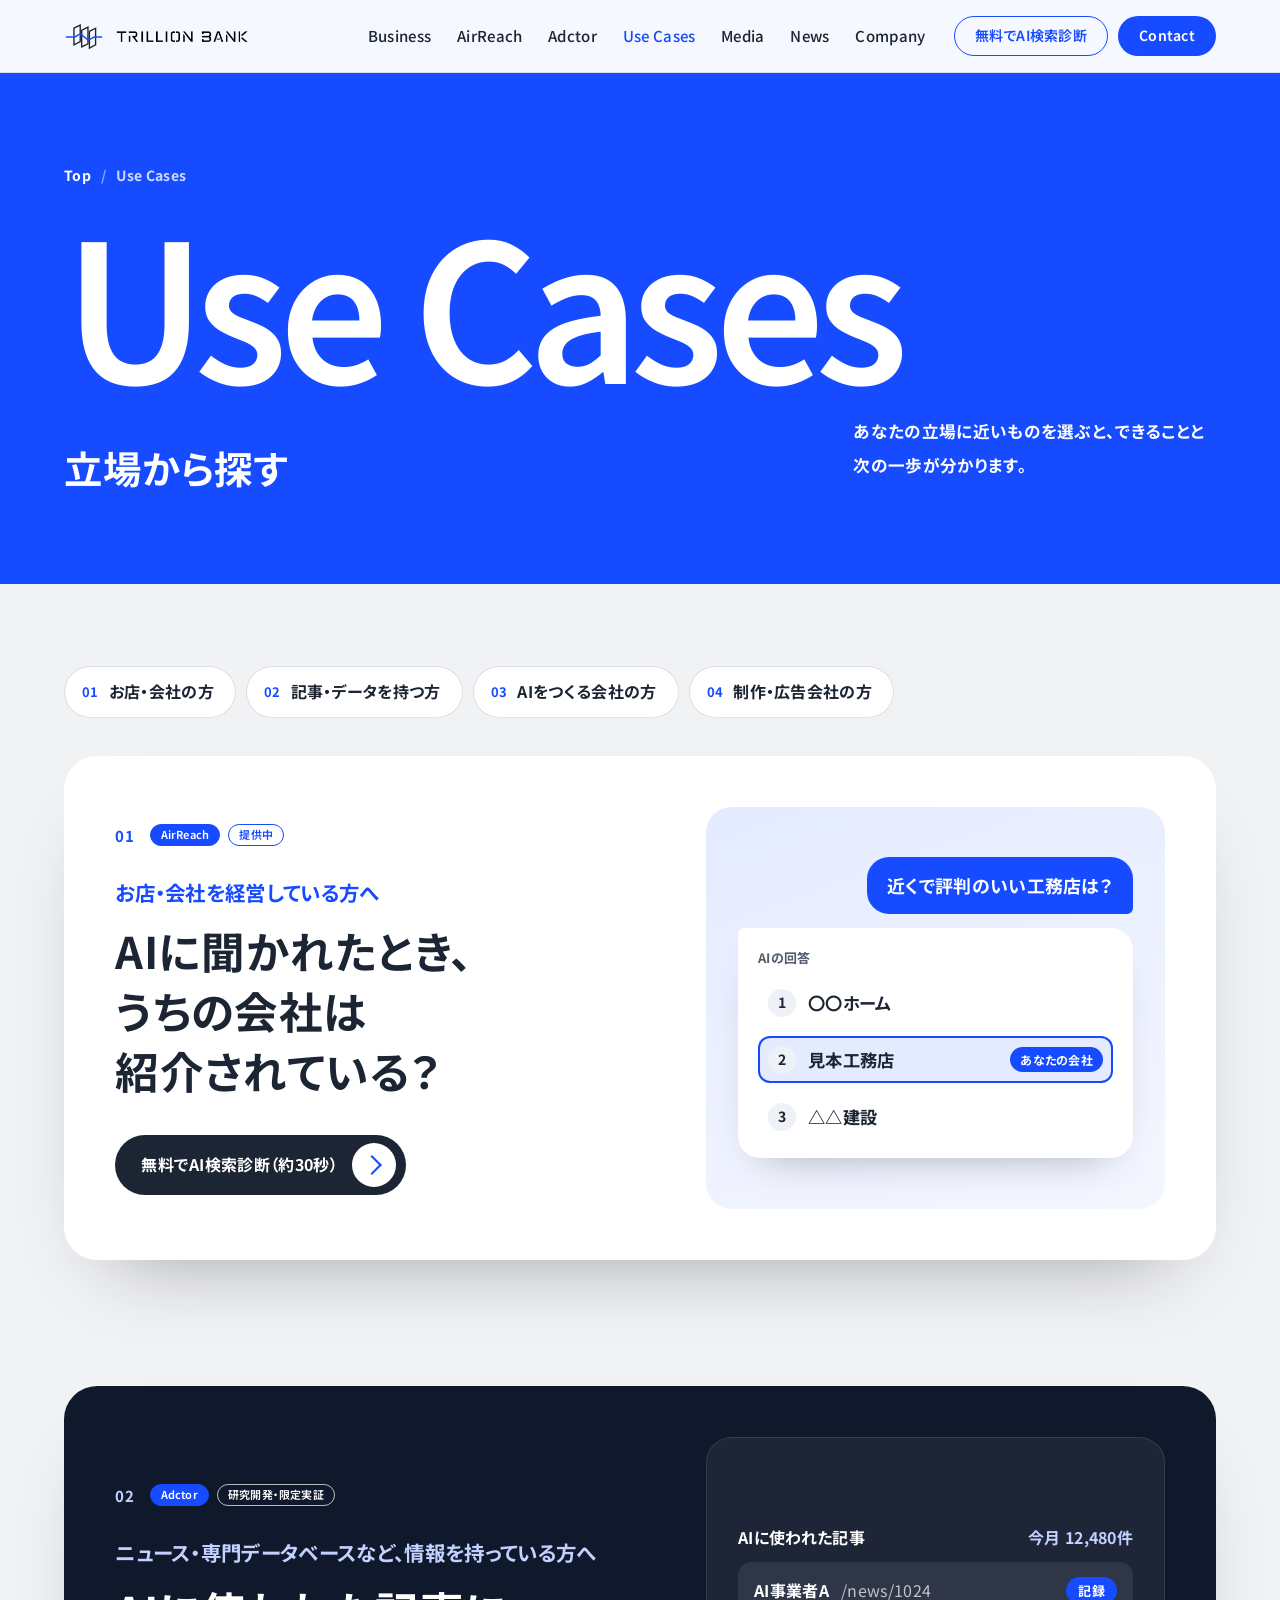
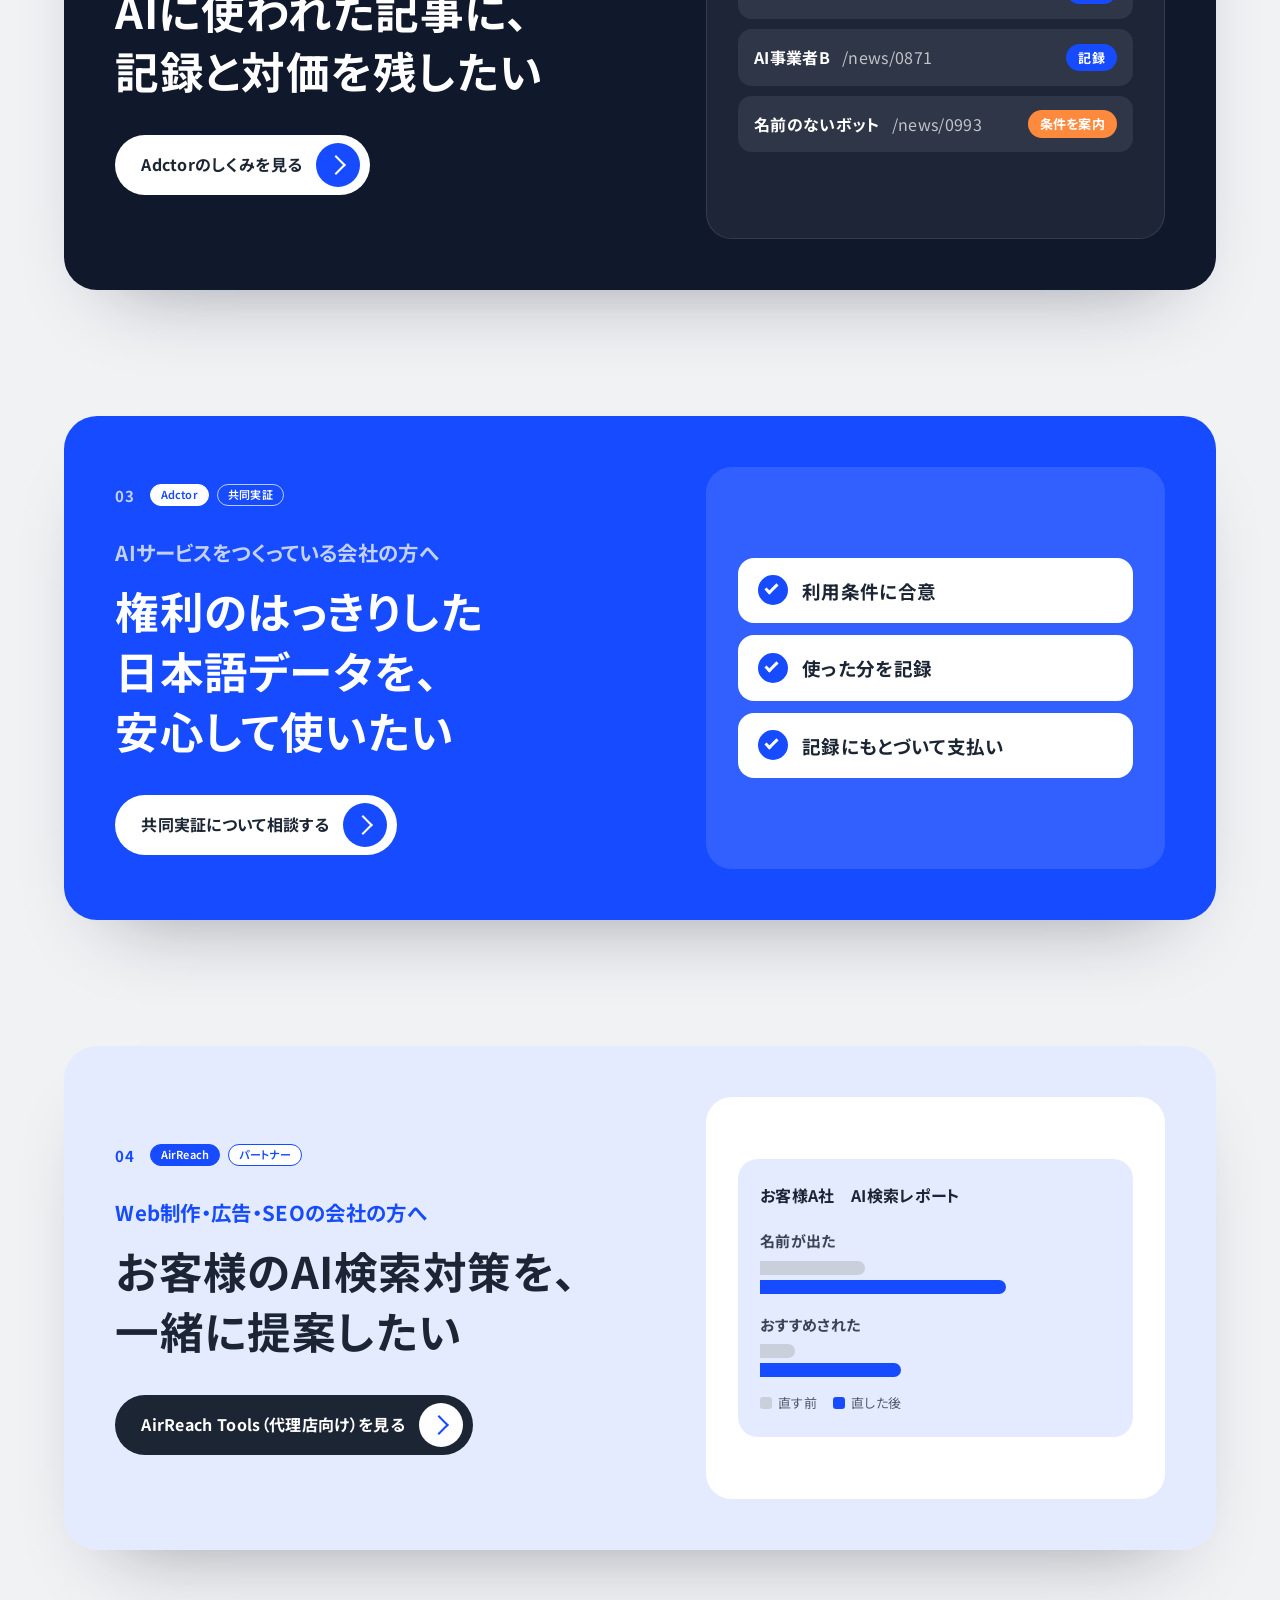
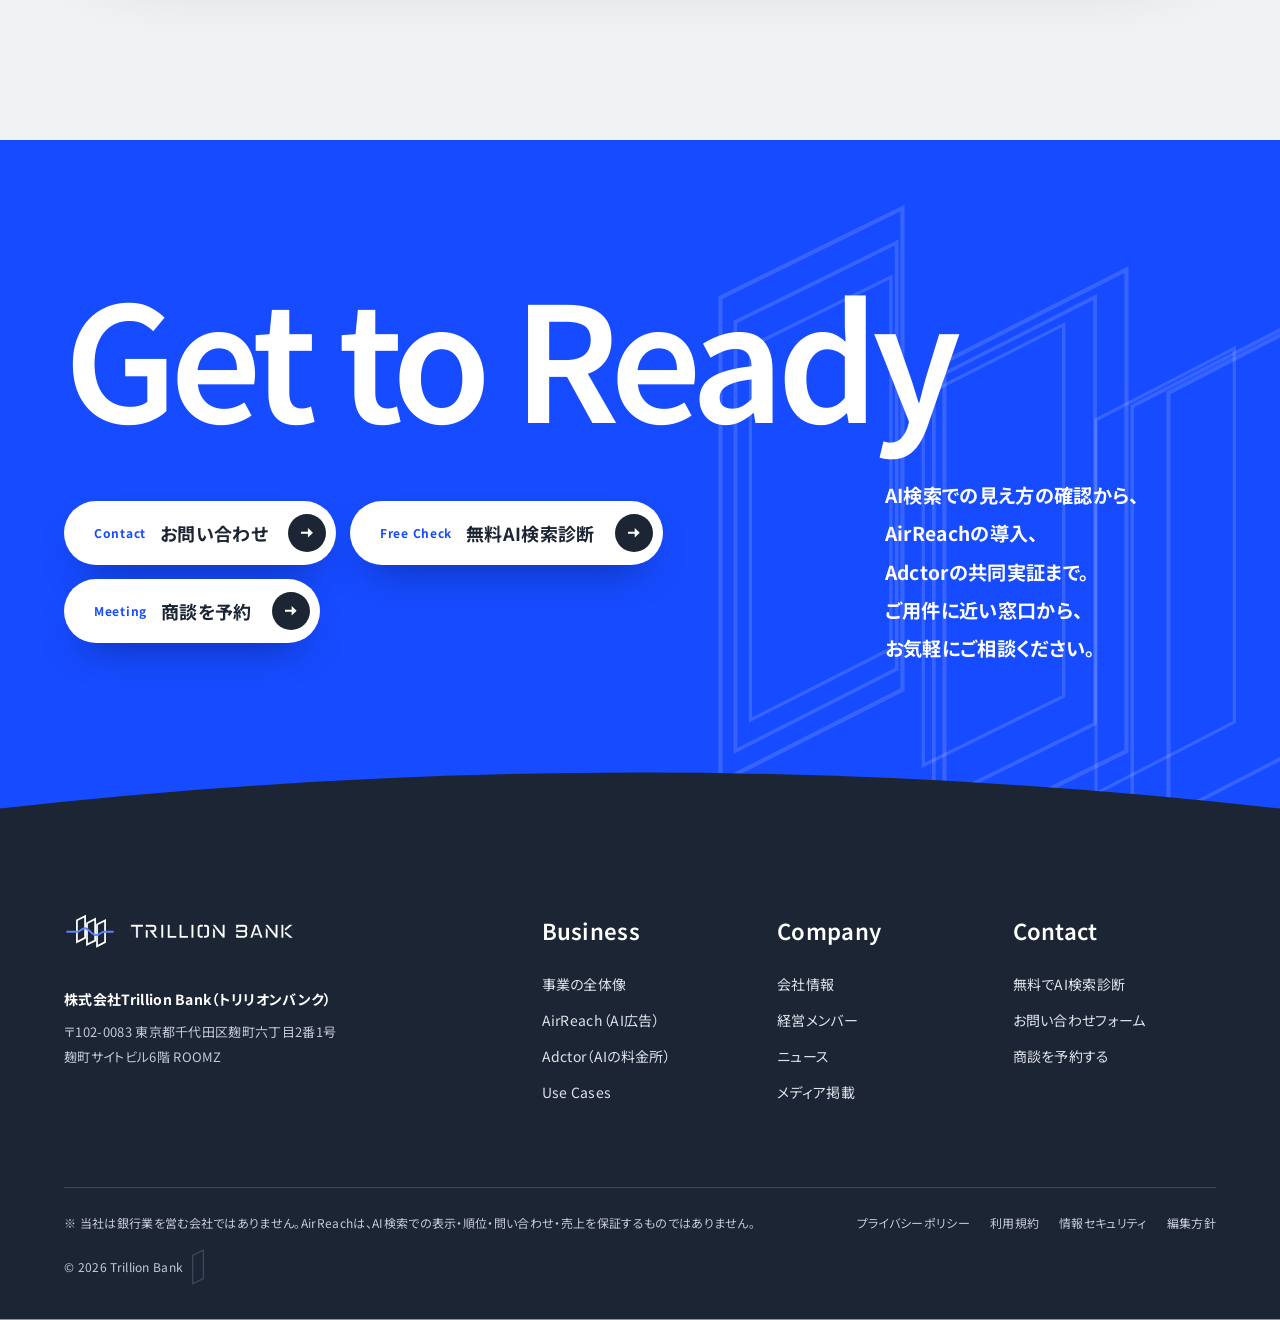
<file: usecases.html>
<!doctype html>
<html lang="ja">
<head>
<meta charset="utf-8">
<meta name="viewport" content="width=device-width, initial-scale=1">
<title>Use Cases｜株式会社Trillion Bank</title>
<meta name="description" content="お店・会社の方、記事・データを持つ方、AIをつくる会社の方、制作・広告会社の方。立場ごとに、AirReachとAdctorでできることを紹介します。">
<meta name="theme-color" content="#164bff">
<link rel="icon" href="assets/favicon.png">
<link rel="preconnect" href="https://fonts.googleapis.com">
<link rel="preconnect" href="https://fonts.gstatic.com" crossorigin>
<link rel="stylesheet" href="https://fonts.googleapis.com/css2?family=Google+Sans+Flex:wght@400..700&amp;family=Noto+Sans+JP:wght@400;500;700&amp;display=swap">
<link rel="stylesheet" href="style.css">
<link rel="stylesheet" href="gp-motion.css">
<link rel="stylesheet" href="site.css">
<script>document.documentElement.classList.add('js');</script>
</head>
<body class="page page--usecases">
<!-- このファイルは tools/build_pages.py が pages_src/usecases.html から作ります。直接編集しないでください -->
<!-- SITE:symbols -->
<!-- ロゴシンボルの部品（3枚のフレームと青い線） -->
<svg width="0" height="0" style="position:absolute" aria-hidden="true">
  <defs>
    <g id="tb-frames">
      <path d="M103 74 L168 42 L168 214 L103 247 Z"/>
      <path d="M183 97 L248 64 L248 236 L183 268 Z"/>
      <path d="M263 108 L327 75 L327 248 L263 281 Z"/>
    </g>
    <path id="tb-frame" d="M4 18 L30 5 L30 74 L4 87 Z"/>
    <path id="tb-wave" d="M25 165 H105 C130 165 140 137 166 137 C200 137 216 191 256 191 C286 191 296 165 322 165 H389"/>
  </defs>
</svg>
<!-- /SITE:symbols -->

<a class="skip" href="#main">本文へスキップ</a>

<!-- SITE:header -->
<header class="header" id="header">
  <div class="header__inner">
    <a href="index.html" class="header__logo" aria-label="Trillion Bank トップへ" data-cursor="Top">
      <svg class="header__symbol" viewBox="0 0 414 318" aria-hidden="true">
        <use href="#tb-frames" class="sym-frames"/>
        <path class="sym-wave" pathLength="1" d="M25 165 H105 C130 165 140 137 166 137 C200 137 216 191 256 191 C286 191 296 165 322 165 H389"/>
      </svg>
      <img class="header__wordmark" src="assets/tb-wordmark.webp" alt="" width="2048" height="201">
    </a>
    <nav class="header__nav" aria-label="グローバルナビゲーション">
      <ul>
        <li class="has-mega"><a href="business.html" data-page="business" data-roll>Business</a>
          <div class="mega" id="megaBusiness">
            <div class="mega__inner">
              <p class="mega__lead"><span class="mega__en">Business</span>AIに届く入口と、使われた価値が還る仕組み</p>
              <a class="mega__card" href="airreach.html">
                <span class="mega__thumb mega__thumb--logo" aria-hidden="true"><img src="assets/logos/airreach-symbol.png" alt="" width="145" height="318"></span>
                <span class="mega__body"><span class="mega__state">提供中</span><b>AirReach</b><span>AI広告（AI検索対策）</span></span>
                <i class="mega__go" aria-hidden="true"></i>
              </a>
              <a class="mega__card mega__card--navy" href="adctor.html">
                <span class="mega__thumb mega__thumb--logo" aria-hidden="true"><img src="assets/logos/adctor-symbol-navy.svg" alt="" width="224" height="236"></span>
                <span class="mega__body"><span class="mega__state">研究開発・限定実証</span><b>Adctor</b><span>AIの料金所（Pay per Citation）</span></span>
                <i class="mega__go" aria-hidden="true"></i>
              </a>
              <ul class="mega__links">
                <li><a href="business.html">事業の全体像</a></li>
                <li><a href="usecases.html">立場から探す</a></li>
                <li><a href="#contact">導入・共同実証の相談</a></li>
              </ul>
            </div>
          </div>
        </li>
        <li><a href="airreach.html" data-page="airreach" data-roll>AirReach</a></li>
        <li><a href="adctor.html" data-page="adctor" data-roll>Adctor</a></li>
        <li><a href="usecases.html" data-page="usecases" aria-current="page" data-roll>Use Cases</a></li>
        <li><a href="media.html" data-page="media" data-roll>Media</a></li>
        <li><a href="news.html" data-page="news" data-roll>News</a></li>
        <li><a href="company.html" data-page="company" data-roll>Company</a></li>
      </ul>
    </nav>
    <div class="header__actions">
      <a class="pill pill--ghost magnetic" href="https://trillion-bank.jp/#diagnose" data-cursor="診断へ"><span class="pc-only">無料で</span>AI検索診断</a>
      <a class="pill pill--blue magnetic header__contact" href="#contact" data-cursor="相談する">Contact</a>
      <button type="button" class="header__menu" id="menuButton" aria-expanded="false" aria-controls="drawer" aria-label="メニューを開く"><span></span><span></span></button>
    </div>
  </div>
</header>

<div class="drawer" id="drawer" hidden>
  <nav aria-label="メニュー">
    <a href="index.html" data-page="top"><span>Top</span>トップ</a>
    <a href="business.html" data-page="business"><span>Business</span>事業の全体像</a>
    <a href="airreach.html" data-page="airreach"><span>AirReach</span>AI広告（AI検索対策）</a>
    <a href="adctor.html" data-page="adctor"><span>Adctor</span>AIの料金所（Pay per Citation）</a>
    <a href="usecases.html" data-page="usecases" aria-current="page"><span>Use Cases</span>立場から探す</a>
    <a href="media.html" data-page="media"><span>Media</span>メディア掲載</a>
    <a href="news.html" data-page="news"><span>News</span>ニュース</a>
    <a href="company.html" data-page="company"><span>Company</span>会社情報・経営メンバー</a>
  </nav>
  <div class="drawer__actions">
    <a class="pill pill--white pill--lg" href="https://trillion-bank.jp/#diagnose">無料でAI検索診断</a>
    <a class="pill pill--outline-white pill--lg" href="#contact">お問い合わせ・ご相談</a>
  </div>
</div>
<!-- /SITE:header -->

<main id="main">
<section class="phero" aria-labelledby="ph-title">
  <div class="phero__inner">
    <nav class="crumbs" aria-label="現在地"><ol><li><a href="index.html">Top</a></li><li><span aria-current="page">Use Cases</span></li></ol></nav>
    <p class="phero__en" aria-hidden="true">Use Cases</p>
    <h1 class="phero__title" id="ph-title">立場から探す</h1>
    <p class="phero__lead">あなたの立場に近いものを選ぶと、できることと次の一歩が分かります。</p>
  </div>
</section>

<section class="usecases" id="usecases" aria-labelledby="usecases-title">
  <h2 class="big-title hover-wave" id="usecases-title">
    <span class="sr">課題から探す（Use Cases）</span>
    <span class="split is-blue" aria-hidden="true">Use</span>
    <span class="split" aria-hidden="true">Cases</span>
  </h2>
  <div class="ucdeck" aria-hidden="true">
    <div class="ucdeck__card ucdeck__card--w" style="--p:0"><span class="ucdeck__no">01</span><svg viewBox="0 0 24 24"><path d="M5 20 V10 L12 4 L19 10 V20 Z M10 20 V14 H14 V20"/></svg><b>お店・会社の方</b></div>
    <div class="ucdeck__card ucdeck__card--n" style="--p:1"><span class="ucdeck__no">02</span><svg viewBox="0 0 24 24"><path d="M6 3 H15 L19 7 V21 H6 Z M9 11 H16 M9 15 H16 M9 19 H13"/></svg><b>記事・データを持つ方</b></div>
    <div class="ucdeck__card ucdeck__card--b" style="--p:2"><span class="ucdeck__no">03</span><svg viewBox="0 0 24 24"><rect x="6" y="6" width="12" height="12" rx="3"/><path d="M9 2 V6 M15 2 V6 M9 18 V22 M15 18 V22 M2 9 H6 M2 15 H6 M18 9 H22 M18 15 H22"/></svg><b>AIをつくる会社の方</b></div>
    <div class="ucdeck__card ucdeck__card--s" style="--p:3"><span class="ucdeck__no">04</span><svg viewBox="0 0 24 24"><path d="M4 20 H20 M7 16 V11 M12 16 V7 M17 16 V9"/></svg><b>制作・広告会社の方</b></div>
  </div>
  <div class="ucx">
    <nav class="ucx__index" aria-label="立場から選ぶ">
      <a href="#uc-1"><span>01</span>お店・会社の方</a>
      <a href="#uc-2"><span>02</span>記事・データを持つ方</a>
      <a href="#uc-3"><span>03</span>AIをつくる会社の方</a>
      <a href="#uc-4"><span>04</span>制作・広告会社の方</a>
    </nav>
    <ol class="ucx__list">
      <li class="uc uc--white" id="uc-1" style="--i:0">
        <article class="uc__card">
          <div class="uc__text">
            <p class="uc__meta"><span class="uc__no">01</span><span class="tag tag--blue">AirReach</span><span class="tag">提供中</span></p>
            <p class="uc__who">お店・会社を経営している方へ</p>
            <h3 class="uc__title"><span class="nb">AIに聞かれたとき、</span><span class="nb">うちの会社は</span><span class="nb">紹介されている？</span></h3>
            <a class="uc__cta" href="https://trillion-bank.jp/#diagnose" data-cursor="30秒で診断"><span>無料でAI検索診断（約30秒）</span><i aria-hidden="true"></i></a>
          </div>
          <div class="uc__visual" aria-hidden="true">
            <div class="v-chat">
              <p class="v-q">近くで評判のいい工務店は？</p>
              <div class="v-a">
                <p class="v-a__h">AIの回答</p>
                <p class="v-row"><b>1</b>〇〇ホーム</p>
                <p class="v-row v-row--me"><b>2</b>見本工務店<em>あなたの会社</em></p>
                <p class="v-row"><b>3</b>△△建設</p>
              </div>
            </div>
          </div>
        </article>
      </li>
      <li class="uc uc--navy" id="uc-2" style="--i:1">
        <article class="uc__card">
          <div class="uc__text">
            <p class="uc__meta"><span class="uc__no">02</span><span class="tag tag--blue">Adctor</span><span class="tag">研究開発・限定実証</span></p>
            <p class="uc__who">ニュース・専門データベースなど、情報を持っている方へ</p>
            <h3 class="uc__title"><span class="nb">AIに使われた記事に、</span><span class="nb">記録と対価を残したい</span></h3>
            <a class="uc__cta" href="adctor.html" data-cursor="Adctorへ"><span>Adctorのしくみを見る</span><i aria-hidden="true"></i></a>
          </div>
          <div class="uc__visual" aria-hidden="true">
            <div class="v-log">
              <p class="v-log__h">AIに使われた記事<span>今月 12,480件</span></p>
              <p class="v-line"><b>AI事業者A</b><span>/news/1024</span><em>記録</em></p>
              <p class="v-line"><b>AI事業者B</b><span>/news/0871</span><em>記録</em></p>
              <p class="v-line"><b>名前のないボット</b><span>/news/0993</span><em class="w">条件を案内</em></p>
            </div>
          </div>
        </article>
      </li>
      <li class="uc uc--blue" id="uc-3" style="--i:2">
        <article class="uc__card">
          <div class="uc__text">
            <p class="uc__meta"><span class="uc__no">03</span><span class="tag tag--blue">Adctor</span><span class="tag">共同実証</span></p>
            <p class="uc__who">AIサービスをつくっている会社の方へ</p>
            <h3 class="uc__title"><span class="nb">権利のはっきりした</span><span class="nb">日本語データを、</span><span class="nb">安心して使いたい</span></h3>
            <a class="uc__cta" href="#contact" data-cursor="相談する"><span>共同実証について相談する</span><i aria-hidden="true"></i></a>
          </div>
          <div class="uc__visual" aria-hidden="true">
            <ol class="v-steps">
              <li><i></i>利用条件に合意</li>
              <li><i></i>使った分を記録</li>
              <li><i></i>記録にもとづいて支払い</li>
            </ol>
          </div>
        </article>
      </li>
      <li class="uc uc--sky" id="uc-4" style="--i:3">
        <article class="uc__card">
          <div class="uc__text">
            <p class="uc__meta"><span class="uc__no">04</span><span class="tag tag--blue">AirReach</span><span class="tag">パートナー</span></p>
            <p class="uc__who">Web制作・広告・SEOの会社の方へ</p>
            <h3 class="uc__title"><span class="nb">お客様のAI検索対策を、</span><span class="nb">一緒に提案したい</span></h3>
            <a class="uc__cta" href="https://trillion-bank.jp/trillionbank/business/airreach-tools-agency/" data-cursor="代理店向け"><span>AirReach Tools（代理店向け）を見る</span><i aria-hidden="true"></i></a>
          </div>
          <div class="uc__visual" aria-hidden="true">
            <div class="v-report">
              <p class="v-report__h">お客様A社　AI検索レポート</p>
              <div class="v-bar"><span>名前が出た</span><i style="--a:30;--b:70"></i></div>
              <div class="v-bar"><span>おすすめされた</span><i style="--a:10;--b:40"></i></div>
              <p class="v-report__l"><span class="a">直す前</span><span class="b">直した後</span></p>
            </div>
          </div>
        </article>
      </li>
    </ol>
  </div>
</section>

<!-- SITE:contact -->
<section class="git" id="contact" aria-labelledby="contact-title">
  <svg class="git__contour" viewBox="0 0 800 600" preserveAspectRatio="xMidYMid slice" aria-hidden="true"><use href="#tb-frames" transform="translate(330 120) scale(1.35)"/><use href="#tb-frames" transform="translate(300 90) scale(1.55)"/><use href="#tb-frames" transform="translate(270 60) scale(1.75)"/></svg>
  <div class="git__inner">
    <h2 class="git__title" id="contact-title"><span class="git__en" aria-hidden="true">Get to Ready</span><span class="sr">お問い合わせ</span></h2>
    <div class="git__grid">
      <ul class="git__orbs">
        <li class="git__o git__o--1"><a class="pk" href="https://trillion-bank.jp/trillionbank/contact/" data-cursor="フォームへ"><span class="pk__en">Contact</span><span class="pk__t">お問い合わせ</span><span class="pk__dot" aria-hidden="true"><i></i></span></a></li>
        <li class="git__o git__o--2"><a class="pk" href="https://trillion-bank.jp/#diagnose" data-cursor="30秒で診断"><span class="pk__en">Free Check</span><span class="pk__t">無料AI検索診断</span><span class="pk__dot" aria-hidden="true"><i></i></span></a></li>
        <li class="git__o git__o--3"><a class="pk" href="https://trillion-bank.jp/trillionbank/meeting/" data-cursor="予約する"><span class="pk__en">Meeting</span><span class="pk__t">商談を予約</span><span class="pk__dot" aria-hidden="true"><i></i></span></a></li>
      </ul>
      <p class="git__text">AI検索での見え方の確認から、<br>AirReachの導入、<br>Adctorの共同実証まで。<br>ご用件に近い窓口から、<br>お気軽にご相談ください。</p>
    </div>
  </div>
</section>
<!-- /SITE:contact -->
</main>

<!-- SITE:footer -->
<footer class="footer" data-curve>
  <div class="footer__inner">
    <div class="footer__brand">
      <a href="index.html" class="footer__logo" aria-label="Trillion Bank トップへ" data-cursor="Top">
        <svg viewBox="0 0 414 318" aria-hidden="true"><use href="#tb-frames" class="sym-frames"/><use href="#tb-wave" class="sym-wave"/></svg>
        <img src="assets/tb-wordmark.webp" alt="" width="2048" height="201">
      </a>
      <p class="footer__company">株式会社Trillion Bank（トリリオンバンク）</p>
      <address>〒102-0083 東京都千代田区麹町六丁目2番1号<br>麹町サイトビル6階 ROOMZ</address>
    </div>
    <nav class="footer__nav" aria-label="フッターナビゲーション">
      <div><p>Business</p>
        <a href="business.html">事業の全体像</a>
        <a href="airreach.html">AirReach（AI広告）</a>
        <a href="adctor.html">Adctor（AIの料金所）</a>
        <a href="usecases.html">Use Cases</a>
      </div>
      <div><p>Company</p>
        <a href="company.html">会社情報</a>
        <a href="company.html#members">経営メンバー</a>
        <a href="news.html">ニュース</a>
        <a href="media.html">メディア掲載</a>
      </div>
      <div><p>Contact</p>
        <a href="https://trillion-bank.jp/#diagnose">無料でAI検索診断</a>
        <a href="https://trillion-bank.jp/trillionbank/contact/">お問い合わせフォーム</a>
        <a href="https://trillion-bank.jp/trillionbank/meeting/">商談を予約する</a>
      </div>
    </nav>
  </div>
  <div class="footer__bottom">
    <p>※ 当社は銀行業を営む会社ではありません。AirReachは、AI検索での表示・順位・問い合わせ・売上を保証するものではありません。</p>
    <ul>
      <li><a href="https://trillion-bank.jp/trillionbank/privacy/">プライバシーポリシー</a></li>
      <li><a href="https://trillion-bank.jp/trillionbank/terms/">利用規約</a></li>
      <li><a href="https://trillion-bank.jp/trillionbank/security/">情報セキュリティ</a></li>
      <li><a href="https://trillion-bank.jp/trillionbank/insights/editorial-policy/">編集方針</a></li>
    </ul>
    <p class="footer__copy">© 2026 Trillion Bank
      <!-- 隠しフレーム 4：還元する（コピーライトの横にひっそり） -->
      <button type="button" class="key key--footer" data-key="return" aria-label="隠しフレームを拾う（4：還元する）">
        <svg viewBox="0 0 34 92" aria-hidden="true"><use href="#tb-frame"/></svg>
      </button>
    </p>
  </div>
</footer>
<!-- /SITE:footer -->

<!-- SITE:floaters -->
<!-- 見つけたフレームの数（脱出ゲーム） -->
<button type="button" class="hunt" id="hunt" aria-controls="mascotPanel" aria-label="隠しフレーム：0／4。ヒントを見る">
  <span class="hunt__slots" aria-hidden="true">
    <svg viewBox="0 0 34 92" data-slot="measure"><use href="#tb-frame"/></svg>
    <svg viewBox="0 0 34 92" data-slot="protect"><use href="#tb-frame"/></svg>
    <svg viewBox="0 0 34 92" data-slot="record"><use href="#tb-frame"/></svg>
    <svg viewBox="0 0 34 92" data-slot="return"><use href="#tb-frame"/></svg>
  </span>
  <span class="hunt__count" id="huntCount">0/4</span>
</button>

<!-- マスコット「とりうる」：押すとヒントと近道が出る -->
<div class="mascot" id="mascot">
  <div class="mascot__panel" id="mascotPanel" role="dialog" aria-modal="false" aria-labelledby="mascotTitle" hidden>
    <p class="mascot__title" id="mascotTitle">とりうるの寄り道案内</p>
    <p class="mascot__hint" id="mascotHint">このページのどこかに、ロゴのフレームが4つ隠れているよ。カーソルを当てると光るものを探してみて！</p>
    <p class="mascot__progress"><span id="mascotCount">0</span>／4 見つけた</p>
    <div class="mascot__links">
      <a href="https://trillion-bank.jp/#diagnose" class="pill pill--blue">無料でAI検索診断</a>
      <a href="#contact" class="pill pill--outline">相談する</a>
    </div>
    <button type="button" class="mascot__close" id="mascotClose" aria-label="案内を閉じる"></button>
  </div>
  <span class="mascot__bubble" id="mascotBubble" aria-hidden="true">押してみて！</span>
  <button type="button" class="mascot__btn" id="mascotBtn" aria-expanded="false" aria-controls="mascotPanel" aria-label="とりうるの寄り道案内を開く">
    <img src="assets/toriuru-point.webp" alt="" width="480" height="480">
  </button>
</div>

<!-- 4つ全部そろったときの隠しシーン -->
<div class="unlock" id="unlock" role="dialog" aria-modal="true" aria-labelledby="unlockTitle" hidden>
  <div class="unlock__inner">
    <svg class="unlock__logo" viewBox="0 0 414 318" aria-hidden="true">
      <g class="unlock__frames" fill="none" stroke="#fff" stroke-width="12">
        <path d="M103 74 L168 42 L168 214 L103 247 Z"/>
        <path d="M183 97 L248 64 L248 236 L183 268 Z"/>
        <path d="M263 108 L327 75 L327 248 L263 281 Z"/>
      </g>
      <path class="unlock__wave" pathLength="1" d="M25 165 H105 C130 165 140 137 166 137 C200 137 216 191 256 191 C286 191 296 165 322 165 H389" fill="none" stroke="#fff" stroke-width="14" stroke-linecap="round"/>
    </svg>
    <p class="unlock__en">Unlocked</p>
    <h2 class="unlock__title" id="unlockTitle">4つのフレームが、そろいました。</h2>
    <p class="unlock__body">Trillion Bankのロゴは、<b>測る・守る・記録する</b>の3枚のフレームと、そこを通り抜けて発信者へ<b>還る</b>青い線でできています。見つけてくださったあなたの情報も、AIの時代に正しく見つかり、正しく還るように。</p>
    <div class="unlock__actions">
      <a class="pill pill--white pill--lg" href="https://trillion-bank.jp/#diagnose">無料でAI検索診断をはじめる</a>
      <a class="pill pill--outline-white pill--lg" href="#contact" data-close-unlock>Adctorについて相談する</a>
    </div>
    <button type="button" class="unlock__close" id="unlockClose">閉じる</button>
  </div>
  <div class="confetti" id="confetti" aria-hidden="true"></div>
</div>

<!-- カーソル（行き先の名前を出す） -->
<div class="cursor" id="cursor" aria-hidden="true"><span class="cursor__label" id="cursorLabel"></span></div>
<!-- ちょっとしたお知らせ -->
<div class="toast" id="toast" role="status" aria-live="polite"></div>
<!-- /SITE:floaters -->

<script src="main.js"></script>
<script src="gp-motion.js"></script>
<script src="site.js"></script>
</body>
</html>
</file>
<file: style.css>
/* =========================================================================
   Trillion Bank — トップページ（HTMLプロトタイプ v2）
   ========================================================================= */

:root {
  --blue: #164bff;
  --blue-deep: #0d33c9;
  --blue-pale: #c2d1ff;
  --blue-soft: #5b82ff;
  --sky: #e4ebff;
  --ink: #1c2533;
  --ink-soft: #3b4556;
  --muted: #535c6c;
  --surface: #f1f2f4;
  --line: #d9dde4;
  --white: #fff;
  --slate: #1c2533;
  --on-slate: #c3cad6;
  --font: "Google Sans Flex", "Noto Sans JP", "Hiragino Sans", sans-serif;
  --font-ja: "Noto Sans JP", "Hiragino Sans", sans-serif;
  --ease: cubic-bezier(0.22, 1, 0.36, 1);
  --ease-io: cubic-bezier(0.65, 0, 0.35, 1);
  --ease-back: cubic-bezier(0.34, 1.56, 0.64, 1);
  --gutter: clamp(20px, 5vw, 72px);
  --max: 1360px;
}

*, *::before, *::after { box-sizing: border-box; }
html { scroll-behavior: smooth; scroll-padding-top: 80px; -webkit-text-size-adjust: 100%; }
body {
  margin: 0; font-family: var(--font-ja); color: var(--ink); background: var(--white);
  font-size: 16px; line-height: 1.8; letter-spacing: 0.02em; font-feature-settings: "palt" 1;
  -webkit-font-smoothing: antialiased; overflow-x: clip;
}
img { max-width: 100%; height: auto; display: block; }
a { color: inherit; }
h1, h2, h3, h4, p, ul, ol, dl, dd, figure { margin: 0; }
ul, ol { padding: 0; list-style: none; }
button { font: inherit; color: inherit; }
:focus-visible { outline: 2px solid var(--blue); outline-offset: 3px; }
.hero :focus-visible, .products :focus-visible, .contact :focus-visible, .drawer :focus-visible, .unlock :focus-visible { outline-color: #fff; }
.sr { position: absolute; width: 1px; height: 1px; overflow: hidden; clip: rect(0 0 0 0); white-space: nowrap; }
.sp { display: none; }
@media (max-width: 767px) { .sp { display: inline; } .pc, .pc-only { display: none; } }

.skip { position: absolute; left: 12px; top: -60px; z-index: 400; background: #fff; padding: 10px 14px; }
.skip:focus { top: 12px; }

/* ---------- shared parts ---------- */
.eyebrow { font-family: var(--font); font-size: 13px; font-weight: 600; letter-spacing: .12em; text-transform: uppercase; color: var(--blue); margin-bottom: 20px; }
.pill {
  display: inline-flex; align-items: center; justify-content: center; gap: 2px;
  min-height: 40px; padding: 0 20px; border-radius: 999px; border: 1px solid transparent;
  font-family: var(--font); font-size: 14px; font-weight: 600; letter-spacing: 0.02em;
  text-decoration: none; white-space: nowrap; cursor: pointer;
  transition: background-color .3s var(--ease), color .3s var(--ease), border-color .3s var(--ease), transform .35s var(--ease);
}
.pill--blue { background: var(--blue); color: #fff; }
.pill--blue:hover { background: var(--blue-deep); }
.pill--ghost { border-color: currentColor; }
.pill--ghost:hover { background: rgba(255,255,255,.16); }
.pill--white { background: #fff; color: var(--blue); }
.pill--white:hover { background: var(--sky); }
.pill--outline { border-color: var(--blue); color: var(--blue); background: transparent; }
.pill--outline:hover { background: var(--sky); }
.pill--outline-white { border-color: rgba(255,255,255,.8); color: #fff; }
.pill--outline-white:hover { background: rgba(255,255,255,.14); }
.pill--lg { min-height: 52px; padding: 0 26px; font-size: 15px; }
.pill--xl { min-height: 64px; padding: 0 30px; font-size: 16px; flex-direction: column; line-height: 1.25; }
.pill--xl small { font-size: 11px; font-weight: 500; opacity: .8; letter-spacing: .04em; }

.tag {
  display: inline-flex; align-items: center; height: 22px; padding: 0 10px; border-radius: 999px;
  border: 1px solid var(--blue); color: var(--blue); background: #fff;
  font-family: var(--font); font-size: 11px; font-weight: 600; letter-spacing: .02em; white-space: nowrap;
}
.tag--blue { background: var(--blue); color: #fff; }

.chip { display: inline-flex; align-items: center; height: 24px; padding: 0 10px; border-radius: 999px; font-size: 11px; font-weight: 700; letter-spacing: .04em; white-space: nowrap; }
.chip--solid { background: var(--ink); color: #fff; }
.chip--line { border: 1px solid var(--ink); color: var(--ink); }
.chip--dot { border: 1px dashed var(--muted); color: var(--muted); }
.chip--white { background: #fff; color: var(--blue); }
.chip--white-line { border: 1px solid rgba(255,255,255,.85); color: #fff; }

.more { display: inline-flex; align-items: center; gap: 10px; min-height: 44px; font-family: var(--font); font-size: 14px; font-weight: 600; text-decoration: none; color: var(--ink); }
.more i { position: relative; width: 24px; height: 24px; border-radius: 50%; background: var(--blue); flex: none; overflow: hidden; transition: transform .4s var(--ease); }
.more i::before, .more i::after, .bubble i::before, .bubble i::after {
  content: ""; position: absolute; inset: 0; margin: auto; width: 10px; height: 10px; background: #fff;
  clip-path: polygon(0 42%, 60% 42%, 60% 15%, 100% 50%, 60% 85%, 60% 58%, 0 58%);
  transition: transform .45s var(--ease);
}
.more i::after, .bubble i::after { transform: translateX(-200%); }
.more:hover i { transform: scale(1.18); }
.more:hover i::before, .bubble:hover i::before { transform: translateX(200%); }
.more:hover i::after, .bubble:hover i::after { transform: none; }

.note { margin-top: 20px; font-size: 12px; color: var(--muted); }

/* roll text（ナビの文字がくるっと入れ替わる） */
.roll { position: relative; display: inline-block; overflow: hidden; vertical-align: top; }
.roll > span { display: block; transition: transform .5s var(--ease); }
.roll > span + span { position: absolute; left: 0; top: 100%; color: var(--blue); }
.header:not(.is-solid) .roll > span + span { color: #fff; }
a:hover > .roll > span, a:focus-visible > .roll > span { transform: translateY(-100%); }

/* =========================================================================
   OPENING
   ========================================================================= */
.opening { position: fixed; inset: 0; z-index: 300; display: grid; place-items: center; overflow: hidden; pointer-events: auto; }
html:not(.js) .opening, .opening.is-done { display: none; }
.opening__panels { position: absolute; inset: 0 -12vw; display: flex; }
.opening__panels span {
  flex: 1 0 auto; width: 38%; margin-right: -2px; background: var(--blue); transform: skewX(-14deg);
  transition: transform 1s var(--ease-io);
}
.opening__panels span:nth-child(2) { background: #1450ff; transition-delay: .08s; }
.opening__panels span:nth-child(3) { transition-delay: .16s; }
.opening.is-leaving .opening__panels span { transform: skewX(-14deg) translateY(-112%); }
.opening.is-leaving .opening__panels span:nth-child(2) { transform: skewX(-14deg) translateY(112%); }
.opening__count, .opening__logo { position: relative; z-index: 2; grid-area: 1 / 1; color: #fff; text-align: center; transition: opacity .5s var(--ease), transform .7s var(--ease); }
.opening__num { display: block; font-family: var(--font); font-weight: 600; font-size: clamp(40px, 7vw, 104px); letter-spacing: -.03em; font-variant-numeric: tabular-nums; line-height: 1; }
.opening__unit { display: block; margin-top: 14px; font-family: var(--font); font-size: 12px; letter-spacing: .3em; opacity: .8; }
.opening.is-logo .opening__count { opacity: 0; transform: translateY(-24px) scale(.96); }
.opening__logo { display: flex; flex-direction: column; align-items: center; gap: 22px; opacity: 0; }
.opening.is-logo .opening__logo { opacity: 1; }
.opening.is-leaving .opening__logo { opacity: 0; transform: translateY(-30px); }
.opening__symbol { width: clamp(120px, 14vw, 180px); overflow: visible; }
.opening__frames path { fill: none; stroke: #fff; stroke-width: 12; stroke-dasharray: 1; stroke-dashoffset: 1; }
.opening__wave { fill: none; stroke: #fff; stroke-width: 14; stroke-linecap: butt; stroke-dasharray: 1; stroke-dashoffset: 1; }
.opening.is-logo .opening__frames path { animation: dash .7s var(--ease) forwards; }
.opening.is-logo .opening__frames path:nth-child(2) { animation-delay: .1s; }
.opening.is-logo .opening__frames path:nth-child(3) { animation-delay: .2s; }
.opening.is-logo .opening__wave { animation: dash .8s var(--ease-io) .35s forwards; }
.opening__wordmark { width: clamp(180px, 20vw, 260px); filter: brightness(0) invert(1); clip-path: inset(0 100% 0 0); }
.opening.is-logo .opening__wordmark { animation: wipe .7s var(--ease) .6s forwards; }
.opening__skip {
  position: absolute; right: 24px; bottom: 24px; z-index: 3; min-height: 40px; padding: 0 16px;
  border: 1px solid rgba(255,255,255,.6); border-radius: 999px; background: transparent; color: #fff; font-size: 12px; cursor: pointer;
}
.opening.is-leaving .opening__skip { opacity: 0; }
@keyframes dash { to { stroke-dashoffset: 0; } }
@keyframes wipe { to { clip-path: inset(0 0 0 0); } }
@keyframes fadeIn { from { opacity: 0; } to { opacity: 1; } }

/* =========================================================================
   HEADER
   ========================================================================= */
.header { position: fixed; inset: 0 0 auto; z-index: 100; height: 72px; color: #fff; transition: transform .5s var(--ease), background-color .4s var(--ease), color .4s var(--ease), box-shadow .4s var(--ease); }
.header.is-hidden { transform: translateY(-100%); }
.header.is-solid { background: rgba(255,255,255,.96); color: var(--ink); box-shadow: 0 1px 0 var(--line); }
.header__inner { height: 100%; max-width: calc(var(--max) + var(--gutter) * 2); margin: 0 auto; padding: 0 var(--gutter); display: flex; align-items: center; gap: 28px; }
.header__logo { display: inline-flex; align-items: center; gap: 12px; text-decoration: none; min-height: 44px; }
.header__symbol { width: 40px; overflow: visible; }
.sym-frames { fill: none; stroke: currentColor; stroke-width: 14; }
.sym-wave { fill: none; stroke: var(--blue); stroke-width: 16; stroke-linecap: round; }
.header:not(.is-solid) .sym-wave { stroke: #fff; }
.header__logo:hover .sym-wave { animation: redraw .9s var(--ease-io); stroke-dasharray: 1; }
@keyframes redraw { from { stroke-dashoffset: 1; } to { stroke-dashoffset: 0; } }
.header__logo:hover .sym-frames { animation: jiggle .6s var(--ease-back); transform-origin: center; transform-box: fill-box; }
@keyframes jiggle { 30% { transform: skewY(-6deg); } 60% { transform: skewY(4deg); } }
.header__wordmark { height: 13px; width: auto; filter: brightness(0) invert(1); transition: filter .4s var(--ease); }
.header.is-solid .header__wordmark { filter: none; }
.header__nav { margin-left: auto; }
.header__nav ul { display: flex; gap: clamp(16px, 2vw, 32px); }
.header__nav a { position: relative; display: inline-flex; align-items: center; min-height: 44px; font-family: var(--font); font-size: 15px; font-weight: 500; text-decoration: none; }
.header__nav a.is-current::after { content: ""; position: absolute; left: 50%; bottom: 6px; width: 5px; height: 5px; margin-left: -2.5px; border-radius: 50%; background: currentColor; }
.header__actions { display: flex; align-items: center; gap: 10px; }
.header.is-solid .pill--ghost { color: var(--blue); }
.header.is-solid .pill--ghost:hover { background: var(--sky); }
.header__menu { display: none; width: 44px; height: 44px; border: 0; border-radius: 50%; background: transparent; position: relative; cursor: pointer; }
.header__menu span { position: absolute; left: 11px; right: 11px; height: 2px; border-radius: 2px; background: currentColor; transition: transform .4s var(--ease), top .4s var(--ease); }
.header__menu span:first-child { top: 18px; }
.header__menu span:last-child { top: 25px; }
.header__menu[aria-expanded="true"] span:first-child { top: 21px; transform: rotate(35deg); }
.header__menu[aria-expanded="true"] span:last-child { top: 21px; transform: rotate(-35deg); }

.drawer { position: fixed; inset: 0; z-index: 90; background: var(--blue); color: #fff; padding: 100px var(--gutter) 40px; display: flex; flex-direction: column; gap: 36px; overflow-y: auto; }
.drawer[hidden] { display: none; }
.drawer nav { display: flex; flex-direction: column; border-top: 1px solid rgba(255,255,255,.35); }
.drawer nav a { display: flex; align-items: baseline; justify-content: space-between; padding: 16px 0; border-bottom: 1px solid rgba(255,255,255,.35); text-decoration: none; font-size: 13px; }
.drawer nav a span { font-family: var(--font); font-size: 26px; font-weight: 600; letter-spacing: -.01em; }
.drawer__actions { display: grid; gap: 12px; }
.drawer__actions .pill { width: 100%; }
body.is-drawer-open .header { color: #fff; background: transparent; box-shadow: none; transform: none; }
body.is-drawer-open .header .header__wordmark { filter: brightness(0) invert(1); }
body.is-drawer-open .header .sym-wave { stroke: #fff; }
body.is-drawer-open .header .pill--ghost { color: #fff; }

@media (max-width: 1160px) { .header__nav { display: none; } .header__actions { margin-left: auto; } }
@media (max-width: 767px) {
  .header { height: 64px; }
  .header__contact { display: none; }
  .header__actions .pill--ghost { min-height: 36px; padding: 0 14px; font-size: 12px; }
  .header__menu { display: block; }
  .header__symbol { width: 32px; }
  .header__wordmark { height: 11px; }
}

/* section dots */
.dots {
  position: fixed; right: 18px; top: 50%; z-index: 70; transform: translateY(-50%);
  display: flex; flex-direction: column; gap: 4px; padding: 10px 6px; border-radius: 999px;
  background: rgba(255,255,255,.82); box-shadow: 0 2px 14px rgba(28,37,51,.1);
  opacity: 0; pointer-events: none; transition: opacity .5s var(--ease);
}
.dots.is-visible { opacity: 1; pointer-events: auto; }
.dots a { position: relative; display: grid; place-items: center; width: 20px; height: 22px; text-decoration: none; }
.dots a::before { content: ""; width: 6px; height: 6px; border-radius: 3px; background: #9aa3b2; transition: height .4s var(--ease), background-color .3s; }
.dots a.is-current::before { height: 18px; background: var(--blue); }
.dots a::after {
  content: attr(data-label); position: absolute; right: 30px; top: 50%; padding: 4px 10px; border-radius: 999px;
  background: var(--ink); color: #fff; font-family: var(--font); font-size: 12px; font-weight: 600; white-space: nowrap;
  opacity: 0; transform: translate(8px, -50%); transition: opacity .3s var(--ease), transform .3s var(--ease); pointer-events: none;
}
.dots a:hover::after, .dots a:focus-visible::after { opacity: 1; transform: translate(0, -50%); }
.dots a:hover::before { background: var(--blue); }
@media (max-width: 1080px) { .dots { display: none; } }

/* =========================================================================
   HERO
   ========================================================================= */
.hero { position: relative; min-height: 100svh; background: var(--blue); color: #fff; overflow: hidden; display: grid; place-items: center; padding: 120px var(--gutter) 150px; }
.hero__shapes { position: absolute; inset: 0; pointer-events: none; transform: translate3d(var(--px, 0), var(--py, 0), 0); transition: transform .8s var(--ease); }
.shape { position: absolute; overflow: visible; animation: float 9s ease-in-out infinite; }
.shape path, .shape use { fill: none; stroke-width: 10; stroke-linejoin: round; }
.s1 { width: 30vw; left: -6vw; top: 8vh; color: #3d68ff; animation-duration: 11s; }
.s1 use { stroke: currentColor; stroke-width: 7; }
.s2 { width: 7vw; right: 12vw; top: 12vh; animation-delay: -2s; }
.s2 path { fill: #3a65ff; stroke: none; }
.s3 { width: 5vw; left: 30vw; bottom: 10vh; animation-delay: -4s; animation-duration: 10s; }
.s3 path { fill: #0f3be0; stroke: none; }
.s4 { width: 9vw; right: 4vw; bottom: 16vh; animation-delay: -1s; animation-duration: 12s; }
.s4 path { stroke: #6a8cff; stroke-width: 6; }
.s5 { width: 44vw; right: -8vw; top: 30vh; animation-duration: 14s; }
.s5 use { stroke: #4570ff; stroke-width: 6; stroke-linecap: round; }
.s6 { width: 30vw; left: 6vw; bottom: 4vh; animation-delay: -6s; animation-duration: 13s; }
.s6 use { stroke: #0f3be0; stroke-width: 10; stroke-linecap: round; }
.s8 { width: 6vw; right: 30vw; bottom: 6vh; animation-delay: -5s; animation-duration: 10s; }
.s8 path { fill: #2d5aff; stroke: none; }
.dot { border-radius: 50%; }
.d1 { width: 22px; height: 22px; left: 46vw; top: 16vh; background: #6a8cff; }
.d2 { width: 14px; height: 14px; left: 8vw; top: 30vh; background: #fff; opacity: .5; animation-delay: -3s; }
.d3 { width: 34px; height: 34px; right: 22vw; bottom: 26vh; background: #0f3be0; animation-delay: -6s; }
@keyframes float { 0%, 100% { transform: translate3d(0, 0, 0) rotate(0deg); } 50% { transform: translate3d(0, -18px, 0) rotate(3deg); } }
.hero__copy { position: relative; z-index: 2; text-align: center; }
.hero__display { font-family: var(--font); font-weight: 600; line-height: .92; letter-spacing: -.045em; font-size: clamp(64px, 10.4vw, 172px); color: rgba(255,255,255,.8); white-space: nowrap; }
.hero__display span { display: inline-block; }
.hero__title { margin-top: clamp(24px, 2.6vw, 40px); font-size: clamp(22px, 2.2vw, 32px); font-weight: 700; letter-spacing: .06em; line-height: 1.6; }
.hero__lead { margin-top: 12px; font-size: clamp(14px, 1.15vw, 16px); color: #fff; letter-spacing: .04em; line-height: 1.9; }
.hero__lead b { font-family: var(--font); font-weight: 700; border-bottom: 2px solid rgba(255,255,255,.6); }
.hero__actions { margin-top: clamp(28px, 3vw, 40px); display: flex; flex-wrap: wrap; justify-content: center; gap: 14px; }
.js .hero__display span, .js .hero__title, .js .hero__lead, .js .hero__actions { opacity: 0; transform: translateY(40px); }
.is-ready .hero__display span { animation: heroIn 1.2s var(--ease) forwards; }
.is-ready .hero__display span:nth-child(2) { animation-delay: .08s; }
.is-ready .hero__display span:nth-child(3) { animation-delay: .16s; }
.is-ready .hero__title { animation: heroIn 1s var(--ease) .3s forwards; }
.is-ready .hero__lead { animation: heroIn 1s var(--ease) .4s forwards; }
.is-ready .hero__actions { animation: heroIn 1s var(--ease) .5s forwards; }
@keyframes heroIn { to { opacity: 1; transform: none; } }

.motion-toggle { position: absolute; z-index: 3; right: var(--gutter); top: 92px; display: inline-flex; align-items: center; gap: 8px; min-height: 44px; padding: 0 4px; border: 0; background: transparent; color: #fff; font-size: 12px; font-weight: 500; cursor: pointer; }
.motion-toggle__icon { position: relative; width: 26px; height: 26px; border-radius: 50%; background: #fff; transition: transform .4s var(--ease-back); }
.motion-toggle:hover .motion-toggle__icon { transform: scale(1.15); }
.motion-toggle__icon::before, .motion-toggle__icon::after { content: ""; position: absolute; top: 8px; width: 3px; height: 10px; border-radius: 1px; background: var(--blue); }
.motion-toggle__icon::before { left: 9px; }
.motion-toggle__icon::after { right: 9px; }
.motion-toggle[aria-pressed="true"] .motion-toggle__icon::before { left: 10px; width: 0; height: 0; border-radius: 0; background: none; border-left: 9px solid var(--blue); border-top: 5px solid transparent; border-bottom: 5px solid transparent; }
.motion-toggle[aria-pressed="true"] .motion-toggle__icon::after { display: none; }
.hero__scroll { position: absolute; z-index: 3; left: 50%; bottom: 24px; transform: translateX(-50%); display: flex; flex-direction: column; align-items: center; gap: 10px; text-decoration: none; font-family: var(--font); font-size: 11px; letter-spacing: .24em; text-transform: uppercase; }
.hero__scroll i { position: relative; width: 1px; height: 44px; background: rgba(255,255,255,.35); overflow: hidden; }
.hero__scroll i::after { content: ""; position: absolute; inset: 0; background: #fff; transform: translateY(-100%); animation: scrollLine 2s var(--ease-io) infinite; }
@keyframes scrollLine { 50% { transform: none; } 100% { transform: translateY(100%); } }
@media (max-width: 767px) {
  .hero { padding-bottom: 120px; }
  .hero__display { white-space: normal; font-size: clamp(60px, 18vw, 96px); }
  .hero__display span { display: block; }
  .motion-toggle { top: 72px; }
  .hero__actions .pill { width: 100%; }
  .s1 { width: 70vw; left: -24vw; top: 6vh; } .s5 { width: 90vw; right: -30vw; top: 70vh; } .s6 { width: 60vw; left: -10vw; bottom: 2vh; }
  .s2 { width: 14vw; } .s3 { width: 10vw; left: 70vw; bottom: 22vh; } .s4 { width: 16vw; } .s8 { width: 12vw; }
}

.is-motion-paused .shape, .is-motion-paused .hero__scroll i::after, .is-motion-paused .latest__track,
.is-motion-paused .company__marquee > div, .is-motion-paused .mascot__btn img, .is-motion-paused .emblem__ring.r3,
.is-motion-paused .key--hero { animation-play-state: paused !important; }

/* =========================================================================
   HIDDEN FRAMES（隠しフレーム）
   ========================================================================= */
.key {
  position: absolute; z-index: 4; display: grid; place-items: center; padding: 6px; border: 0; background: none; cursor: pointer;
  color: rgba(255,255,255,.45); transition: color .3s var(--ease), transform .5s var(--ease-back), filter .3s;
}
.key svg { width: 100%; height: auto; fill: none; stroke: currentColor; stroke-width: 3.5; transition: fill .3s; }
.key:hover, .key:focus-visible { color: #fff; transform: scale(1.35) rotate(-8deg); filter: drop-shadow(0 0 0 #fff); }
.key:hover svg, .key:focus-visible svg { fill: rgba(255,255,255,.35); }
.key.is-found { visibility: hidden; }
.key--hero { left: 13vw; top: 47%; width: 34px; animation: float 8s ease-in-out -3s infinite; }
.key--emblem { left: 50%; bottom: 4%; width: 30px; margin-left: -15px; color: var(--blue); animation: popIn .6s var(--ease-back); }
.key--emblem:hover, .key--emblem:focus-visible { color: var(--blue-deep); }
.key--emblem:hover svg, .key--emblem:focus-visible svg { fill: var(--sky); }
.key--footer { position: relative; display: inline-grid; vertical-align: middle; width: 18px; padding: 2px; margin-left: 6px; color: #3a4558; }
.key--footer:hover, .key--footer:focus-visible { color: #fff; }
@keyframes popIn { from { opacity: 0; transform: scale(0) rotate(-30deg); } to { opacity: 1; transform: none; } }

.hunt {
  position: fixed; left: clamp(12px, 2vw, 24px); bottom: clamp(12px, 2vw, 24px); z-index: 80;
  display: inline-flex; align-items: center; gap: 10px; min-height: 44px; padding: 6px 14px 6px 10px; border-radius: 999px;
  border: 1px solid var(--line); background: rgba(255,255,255,.94); box-shadow: 0 4px 18px rgba(28,37,51,.12);
  cursor: pointer; opacity: 0; transform: translateY(20px); transition: opacity .5s var(--ease), transform .5s var(--ease);
}
.is-ready .hunt { opacity: 1; transform: none; }
.hunt.is-away { opacity: 0; transform: translateY(20px); pointer-events: none; }
.hunt__slots { display: flex; gap: 3px; }
.hunt__slots svg { width: 11px; fill: none; stroke: #b5bcc8; stroke-width: 4; transition: fill .4s, stroke .4s, transform .5s var(--ease-back); }
.hunt__slots svg.is-on { fill: var(--blue); stroke: var(--blue); transform: scale(1.15); }
.hunt__count { font-family: var(--font); font-size: 13px; font-weight: 700; color: var(--ink); font-variant-numeric: tabular-nums; }
.hunt.is-bump { animation: bump .6s var(--ease-back); }
/* スマホでは1つ目を見つけるまでは出さない（画面の下を隠さないため） */
@media (max-width: 767px) { .hunt:not(.has-found) { display: none; } .hunt { min-height: 40px; padding: 4px 12px 4px 8px; } }
@keyframes bump { 40% { transform: scale(1.15); } }
.fly { position: fixed; z-index: 250; width: 28px; color: var(--blue); pointer-events: none; transition: transform .8s var(--ease-io), opacity .8s; }
.fly svg { width: 100%; fill: var(--blue); stroke: #fff; stroke-width: 3; }

/* =========================================================================
   STATEMENT
   ========================================================================= */
.statement { padding: clamp(120px, 14vw, 220px) var(--gutter) clamp(96px, 10vw, 160px); }
.statement__inner { max-width: var(--max); margin: 0 auto; display: grid; grid-template-columns: minmax(0, 1.45fr) minmax(0, 1fr); gap: clamp(40px, 6vw, 96px); align-items: center; }
.statement__title { font-size: clamp(28px, 3.9vw, 56px); line-height: 1.5; font-weight: 700; letter-spacing: .04em; }
.statement__title .w { color: #b5bcc8; transition: color .5s var(--ease); }
.statement__title .w.is-on { color: var(--ink); }
.statement__title .w.is-blue.is-on { color: var(--blue); }
html:not(.js) .statement__title .w { color: var(--ink); }
html:not(.js) .statement__title .w.is-blue { color: var(--blue); }
.statement__body { margin-top: clamp(32px, 4vw, 56px); font-size: clamp(15px, 1.15vw, 17px); line-height: 2.1; color: var(--ink-soft); }
.emblem { position: relative; aspect-ratio: 1; width: min(100%, 460px); margin-inline: auto; display: grid; place-items: center; }
.emblem__ring { position: absolute; inset: 0; border-radius: 50%; border: 1px solid var(--line); transition: transform .8s var(--ease), border-color .4s; }
.emblem__ring.r2 { inset: 9%; border-color: #c9d6ff; }
.emblem__ring.r3 { inset: 18%; border-color: #9fb5ff; animation: spin 40s linear infinite; border-style: dashed; }
.emblem:hover .r1 { transform: scale(1.04); border-color: #c9d6ff; }
.emblem:hover .r2 { transform: scale(.96); }
.emblem__core { position: absolute; inset: 26%; border: 0; border-radius: 50%; background: var(--blue); display: grid; place-items: center; cursor: pointer; transition: transform .8s var(--ease-back), background-color .3s; }
.emblem__core:hover { background: var(--blue-deep); }
.emblem__core svg { width: 62%; overflow: visible; }
.emblem__core.is-spin { transform: rotate(var(--turn, 0deg)); }
.emblem__frames { fill: none; stroke: #fff; stroke-width: 12; }
.emblem__wave { fill: none; stroke: #fff; stroke-width: 14; stroke-linecap: round; }
@keyframes spin { to { transform: rotate(360deg); } }
@media (max-width: 900px) { .statement__inner { grid-template-columns: 1fr; } .emblem { width: min(80%, 360px); } }

/* =========================================================================
   BUSINESS（事業）v3：Goodpatch「AI × Design」ページの編集の型を参考にした構成
   灰色の帯（Two Businesses＋入口カード）→ 白の帯（AirReachのループ図）→ 青の帯（Adctorの浮かぶパネル）
   ========================================================================= */
.bz { --tb: #164bff; --tb-ink: #10182b; --tb-gray: #f0f1f3; --tb-pale: #c2d1ff; --tb-warm: #ff8a3d; color: var(--tb-ink); }
.bz [id] { scroll-margin-top: 88px; }
.bz .nb { display: inline-block; }
.bz em { font-style: normal; color: var(--tb); }
.bz-band { position: relative; overflow: hidden; padding: clamp(88px, 10vw, 168px) var(--gutter); }
.bz-band--gray { background: var(--tb-gray); }
.bz-band--white { background: #fff; }
.bz-band--blue { background: var(--tb); color: #fff; }
.bz-band--blue em { color: var(--tb-pale); }
.bz-band--tight { padding-block: clamp(56px, 6vw, 88px); }
.bz-band__contour { position: absolute; inset: 0; width: 100%; height: 100%; fill: none; stroke: rgba(255,255,255,.12); stroke-width: 1.2; pointer-events: none; }
.bz-wrap { position: relative; z-index: 1; max-width: var(--max); margin: 0 auto; }

/* 見出し：大きな英字（2語目が青）＋日本語 */
.bz-en { font-family: var(--font); font-weight: 600; font-size: clamp(56px, 10vw, 164px); line-height: .95; letter-spacing: -.045em; color: var(--tb-ink); }
.bz-en span { color: var(--tb); }
.bz-en--md { margin-top: 18px; font-size: clamp(52px, 8vw, 128px); }
.bz-band--blue .bz-en { color: #fff; }
.bz-band--blue .bz-en span { color: var(--tb-pale); }
.bz-head { display: grid; grid-template-columns: minmax(0, 1fr) minmax(0, 1fr); gap: 18px clamp(32px, 6vw, 96px); align-items: end; }
.bz-head .bz-en { grid-column: 1 / -1; }
.bz-ja { font-size: clamp(22px, 2.4vw, 34px); font-weight: 700; line-height: 1.5; }
.bz-lead { max-width: 36em; font-size: 16px; line-height: 2; color: #3b4556; }
.bz-band--blue .bz-lead { color: rgba(255,255,255,.92); }

/* 入口カード（Solutionsのカードの型） */
.bz-entry { margin-top: clamp(40px, 5vw, 72px); }
.bz-entry ul { display: grid; grid-template-columns: repeat(2, minmax(0, 1fr)); gap: clamp(16px, 2vw, 28px); }
.bz-card { position: relative; overflow: hidden; display: flex; flex-direction: column; gap: 12px; height: 100%; min-height: 540px; padding: clamp(24px, 2.6vw, 36px); border-radius: 24px; background: var(--tb); color: #fff; text-decoration: none; transition: transform .6s var(--ease), box-shadow .6s var(--ease); }
.bz-card--navy { background: var(--tb-ink); }
.bz-card:hover, .bz-card:focus-visible { transform: translateY(-8px); box-shadow: 0 30px 60px -30px rgba(16,24,43,.55); }
.bz-card:focus-visible { outline: 3px solid var(--tb-ink); outline-offset: 4px; }
.bz-card__contour { position: absolute; inset: -10%; width: 120%; height: 120%; fill: none; stroke: rgba(255,255,255,.13); stroke-width: 1.2; pointer-events: none; transition: transform 1.2s var(--ease); }
.bz-card:hover .bz-card__contour { transform: scale(1.06) rotate(-2deg); }
.bz-card > *:not(.bz-card__contour) { position: relative; }
.bz-card__pill { align-self: flex-start; display: inline-flex; align-items: center; gap: 8px; padding: 5px 14px 5px 6px; border-radius: 999px; background: rgba(255,255,255,.16); font-size: 12px; font-weight: 700; line-height: 1.4; }
.bz-card__pill b { display: inline-grid; place-items: center; min-width: 30px; height: 22px; padding: 0 6px; border-radius: 999px; background: #fff; color: var(--tb); font-family: var(--font); font-size: 11px; }
.bz-card--navy .bz-card__pill b { color: var(--tb-ink); }
.bz-card__icon { width: clamp(150px, 16vw, 200px); margin: clamp(12px, 2vw, 28px) auto clamp(4px, 1vw, 12px); overflow: visible; transition: transform .8s var(--ease); }
.bz-card:hover .bz-card__icon { transform: translateY(-8px) rotate(-3deg); }
.bz-card__icon .iso { fill: rgba(255,255,255,.16); stroke: #fff; stroke-width: 2; stroke-linejoin: round; }
.bz-card__icon .iso-side { fill: rgba(255,255,255,.07); stroke: rgba(255,255,255,.7); stroke-width: 1.5; stroke-linejoin: round; }
.bz-card__icon .bar { fill: none; stroke: #fff; stroke-width: 6; stroke-linecap: round; }
.bz-card__icon .lens { fill: rgba(255,255,255,.12); stroke: #fff; stroke-width: 4; stroke-linecap: round; }
.bz-card__icon .wave { fill: none; stroke: #8fa8ff; stroke-width: 5; stroke-linecap: round; }
.bz-card__name { font-family: var(--font); font-size: clamp(38px, 3.8vw, 56px); font-weight: 600; letter-spacing: -.03em; line-height: 1; }
.bz-card__q { font-size: clamp(18px, 1.6vw, 22px); font-weight: 700; line-height: 1.5; }
.bz-card__desc { font-size: 15px; line-height: 1.95; color: rgba(255,255,255,.9); }
.bz-card__foot { margin-top: auto; padding-top: 18px; border-top: 1px solid rgba(255,255,255,.28); display: flex; flex-wrap: wrap; align-items: center; gap: 8px; }
.bz-card__k { font-family: var(--font); font-size: 12px; font-weight: 600; letter-spacing: .08em; opacity: .85; margin-right: 4px; }
.tagw { display: inline-flex; align-items: center; min-height: 26px; padding: 0 11px; border-radius: 999px; border: 1px solid rgba(255,255,255,.55); font-size: 12px; font-weight: 700; }
.tagw--solid { background: #fff; border-color: #fff; color: var(--tb); }
.tagw--line { border-style: dashed; }
.bz-card__go { position: relative; margin-left: auto; width: 48px; height: 48px; border-radius: 50%; background: #fff; flex: none; transition: transform .45s var(--ease-back); }
.bz-card__go::before { content: ""; position: absolute; inset: 0; margin: auto; width: 15px; height: 15px; background: var(--tb); clip-path: polygon(42% 0, 58% 0, 58% 60%, 85% 60%, 50% 100%, 15% 60%, 42% 60%); }
.bz-card--navy .bz-card__go::before { background: var(--tb-ink); }
.bz-card:hover .bz-card__go { transform: translateY(5px) scale(1.08); }

/* 各事業の見出し */
.bz-svc-head { display: grid; grid-template-columns: minmax(0, 1.1fr) minmax(0, 1fr); gap: 24px clamp(32px, 6vw, 96px); align-items: end; }
.bz-state { display: inline-flex; align-items: center; min-height: 30px; padding: 0 14px; border-radius: 999px; border: 1.5px dashed currentColor; font-size: 13px; font-weight: 700; }
.bz-state--live { border: 0; background: var(--tb); color: #fff; }
.bz-svc-title { margin-top: 18px; font-size: clamp(24px, 2.8vw, 40px); font-weight: 700; line-height: 1.45; }
.bz-cta { margin-top: 24px; display: flex; flex-wrap: wrap; align-items: center; gap: 12px 24px; }
.bz-band--blue .more { color: #fff; }
.bz-note { margin-top: 28px; font-size: 13px; color: #535c6c; }

/* AirReach：ループ図（楕円の軌道に3つの工程） */
.loop3 { position: relative; margin: clamp(56px, 6vw, 96px) 0 0; aspect-ratio: 1000 / 560; }
.loop3__orbit { position: absolute; inset: 0; width: 100%; height: 100%; overflow: visible; }
.loop3__orbit ellipse { fill: none; stroke: var(--tb); stroke-width: 2.5; stroke-dasharray: 1; stroke-dashoffset: 0; opacity: .5; }
.js .loop3:not(.is-in) .loop3__orbit ellipse { stroke-dashoffset: 1; }
.js .loop3 .loop3__orbit ellipse { transition: stroke-dashoffset 2s var(--ease-io) .2s; }
.loop3__arrow { fill: none; stroke: var(--tb); stroke-width: 3; stroke-linecap: round; stroke-linejoin: round; }
.loop3__list { position: absolute; inset: 0; }
.loop3__node { position: absolute; width: min(26%, 280px); display: flex; flex-direction: column; gap: 6px; }
.loop3__node.n1 { left: 38%; top: 17%; }
.loop3__node.n2 { left: 63%; top: 50%; }
.loop3__node.n3 { left: 13%; top: 46%; }
.loop3__no { align-self: flex-start; display: inline-grid; place-items: center; min-width: 34px; height: 22px; padding: 0 8px; border-radius: 999px; background: var(--tb); color: #fff; font-family: var(--font); font-size: 11px; font-weight: 700; }
.loop3__en { font-family: var(--font); font-size: clamp(32px, 3.6vw, 54px); font-weight: 600; letter-spacing: -.035em; line-height: 1; }
.loop3__node strong { font-size: 18px; color: var(--tb); }
.loop3__node > span:last-child { font-size: 14px; line-height: 1.85; color: #3b4556; }
.js .loop3:not(.is-in) .loop3__node { opacity: 0; transform: translateY(16px); }
.js .loop3 .loop3__node { transition: opacity .8s var(--ease), transform .9s var(--ease); }
.js .loop3 .n2 { transition-delay: .25s; } .js .loop3 .n3 { transition-delay: .5s; }

/* AirReachの使い方3つ（提供中のソリューションの型） */
.bz-ways { margin-top: clamp(64px, 7vw, 112px); }
.bz-ways__title { font-size: clamp(20px, 2vw, 28px); font-weight: 700; text-align: center; color: var(--tb); }
.bz-ways ul { margin-top: 28px; display: grid; grid-template-columns: repeat(3, minmax(0, 1fr)); }
.bz-ways li + li { border-left: 1px solid #d9dfec; }
.bz-ways a { display: flex; flex-direction: column; gap: 10px; height: 100%; padding: 8px clamp(16px, 2.4vw, 36px) 12px; text-decoration: none; transition: background-color .3s; border-radius: 16px; }
.bz-ways a:hover, .bz-ways a:focus-visible { background: #f5f7ff; }
.bz-ways__no { font-family: var(--font); font-size: 12px; font-weight: 700; color: var(--tb); letter-spacing: .1em; }
.bz-ways b { font-family: var(--font); font-size: clamp(24px, 2.2vw, 32px); font-weight: 600; letter-spacing: -.02em; }
.bz-ways a > span:not(.bz-ways__no) { font-size: 15px; line-height: 1.9; color: #3b4556; }
.bz-ways em { margin-top: auto; align-self: flex-end; display: inline-flex; align-items: center; gap: 8px; min-height: 44px; font-family: var(--font); font-size: 13px; font-weight: 700; color: var(--tb-ink); }
.bz-ways em i { position: relative; width: 26px; height: 26px; border-radius: 50%; background: var(--tb); transition: transform .4s var(--ease); }
.bz-ways em i::before { content: ""; position: absolute; inset: 0; margin: auto; width: 10px; height: 10px; background: #fff; clip-path: polygon(0 42%, 60% 42%, 60% 15%, 100% 50%, 60% 85%, 60% 58%, 0 58%); transform: rotate(-45deg); }
.bz-ways a:hover em i { transform: translate(3px, -3px); }

/* Adctor：浮かぶパネル（Outcomesの型） */
.float3 { margin: clamp(56px, 6vw, 96px) 0 0; display: grid; gap: 0; }
.float3__layer { position: relative; display: grid; grid-template-columns: 160px minmax(0, 1fr); gap: 24px; align-items: center; padding: 28px 0 40px; }
.float3__side b { display: block; font-size: 17px; }
.float3__side span { display: block; font-family: var(--font); font-size: 12px; opacity: .8; }
.float3__row { position: relative; z-index: 1; display: grid; grid-template-columns: minmax(0, 1fr) auto minmax(0, 1fr) auto minmax(0, 1fr); gap: 12px; align-items: center; }
.float3__panel { display: flex; flex-direction: column; align-items: center; gap: 4px; padding: 22px 14px; border-radius: 14px; background: linear-gradient(180deg, #fff, #eaf0ff); color: var(--tb-ink); text-align: center; box-shadow: 0 20px 40px -24px rgba(5,20,90,.6); transition: transform .6s var(--ease); }
.float3__panel:hover { transform: translateY(-6px); }
.float3__panel small { font-family: var(--font); font-size: 11px; font-weight: 600; color: var(--tb); letter-spacing: .06em; }
.float3__panel b { font-size: 19px; }
.float3__panel > span:last-child { font-size: 13px; color: #3b4556; line-height: 1.6; }
.float3__no { display: inline-grid; place-items: center; min-width: 30px; height: 22px; border-radius: 999px; background: var(--tb); color: #fff; font-family: var(--font); font-size: 11px; font-weight: 700; margin-bottom: 4px; }
.float3__panel--hub { background: linear-gradient(180deg, #1f2a44, var(--tb-ink)); color: #fff; }
.float3__panel--hub small { color: var(--tb-pale); }
.float3__panel--hub > span:last-child { color: #c9d1e0; }
.float3__panel--hub .float3__no { background: #fff; color: var(--tb-ink); }
.float3__chip { padding: 8px 14px; border-radius: 999px; background: #fff; color: var(--tb); font-size: 12px; font-weight: 700; line-height: 1.5; text-align: center; white-space: nowrap; }
.float3__chip::after { content: " →"; }
.float3__base { position: absolute; left: 180px; right: -4%; bottom: -6px; height: 120px; border-radius: 50%; background: radial-gradient(ellipse at center, rgba(255,255,255,.34) 0%, rgba(255,255,255,.12) 45%, rgba(255,255,255,0) 70%); pointer-events: none; }
.float3__base--warm { background: radial-gradient(ellipse at center, rgba(255,160,100,.5) 0%, rgba(255,138,61,.18) 45%, rgba(255,138,61,0) 70%); }
.float3__mid { position: relative; height: 64px; margin-left: 184px; }
.float3__mid::before { content: ""; position: absolute; left: 50%; top: 0; bottom: 0; border-left: 2px dashed rgba(255,255,255,.6); }
.float3__mid span { position: absolute; left: 50%; top: 50%; transform: translate(-50%, -50%); padding: 6px 16px; border-radius: 999px; background: var(--tb-warm); color: #1b1006; font-size: 13px; font-weight: 700; white-space: nowrap; }
.float3__core { position: relative; z-index: 1; padding: 26px clamp(18px, 3vw, 40px); border-radius: 14px; background: linear-gradient(180deg, #ffa66b, #ff7a3d); color: #fff; text-align: center; box-shadow: 0 24px 48px -26px rgba(120,40,0,.6); }
.float3__core b { display: block; font-size: clamp(16px, 1.6vw, 20px); line-height: 1.6; }
.float3__core span { display: block; margin-top: 6px; font-size: 14px; line-height: 1.8; }
.js .float3:not(.is-in) .float3__layer { opacity: 0; transform: translateY(30px); }
.js .float3 .float3__layer { transition: opacity .9s var(--ease), transform 1s var(--ease); }
.js .float3 .float3__layer--back { transition-delay: .3s; }

/* 協業・投資の方へ */
.bz-more { display: grid; grid-template-columns: repeat(2, minmax(0, 1fr)); gap: 24px clamp(32px, 5vw, 72px); }
.bz-more p { font-size: 15px; line-height: 1.9; color: #3b4556; }
.bz-more .bz-more__title { font-size: 17px; font-weight: 700; color: var(--tb-ink); margin-bottom: 6px; }
.bz-more__links { display: flex; flex-wrap: wrap; gap: 0 24px; }

/* 1000px以下：パネルを縦に積む */
@media (max-width: 1000px) {
  .float3__layer { grid-template-columns: minmax(0, 1fr); gap: 14px; }
  .float3__base { left: 0; }
  .float3__mid { margin-left: 0; }
  .float3__row { grid-template-columns: minmax(0, 1fr); gap: 10px; justify-items: stretch; }
  .float3__chip { justify-self: center; white-space: normal; }
  .float3__chip::after { content: " ↓"; }
  .float3__chip br { display: none; }
}
/* 720px以下：1列。「状態 → 何ができるか → CTA → 図」の順 */
@media (max-width: 720px) {
  .bz-head, .bz-entry ul, .bz-svc-head, .bz-more { grid-template-columns: minmax(0, 1fr); }
  .bz-card { min-height: 0; }
  .bz-card__icon { width: 130px; margin-block: 6px 0; }
  .loop3 { aspect-ratio: auto; }
  .loop3__orbit { display: none; }
  .loop3__list { position: static; display: grid; gap: 28px; padding-left: 22px; border-left: 2px solid #c9d6ff; }
  .loop3__node { position: relative; width: auto; left: auto !important; top: auto !important; }
  .loop3__node::before { content: ""; position: absolute; left: -31px; top: 4px; width: 14px; height: 14px; border-radius: 50%; background: var(--tb); box-shadow: 0 0 0 4px #fff; }
  .bz-ways ul { grid-template-columns: minmax(0, 1fr); }
  .bz-ways li + li { border-left: 0; border-top: 1px solid #d9dfec; }
  .bz-ways a { padding-inline: 4px; }
  .bz-ways__title { text-align: left; }
  .float3__mid span { white-space: normal; text-align: center; width: max-content; max-width: 80vw; }
}

/* =========================================================================
   USE CASES
   ========================================================================= */
.usecases { background: var(--surface); padding: 0 var(--gutter) clamp(120px, 12vw, 200px); }
.big-title { max-width: var(--max); margin: 0 auto; font-family: var(--font); font-weight: 600; font-size: clamp(72px, 13vw, 210px); line-height: .9; letter-spacing: -.05em; color: var(--ink); }
.big-title .split { display: block; }
.usecases__lead { max-width: var(--max); margin: 28px auto 0; font-size: 16px; font-weight: 500; color: var(--ink-soft); }
.usecases__body { max-width: var(--max); margin: clamp(48px, 5vw, 80px) auto 0; display: grid; grid-template-columns: 220px minmax(0, 1fr); gap: clamp(24px, 4vw, 64px); }
.filter { position: sticky; top: 96px; align-self: start; }
.filter ul { display: flex; flex-direction: column; gap: 4px; }
.filter button { position: relative; display: inline-flex; align-items: center; min-height: 38px; padding: 0 0 0 16px; border: 0; background: none; color: var(--ink-soft); font-size: 14px; cursor: pointer; text-align: left; transition: color .3s; }
.filter button::before { content: ""; position: absolute; left: 0; top: 50%; width: 6px; height: 6px; margin-top: -3px; border-radius: 50%; background: var(--blue); transform: scale(0); transition: transform .3s var(--ease-back); }
.filter button.is-active { color: var(--blue); font-weight: 700; }
.filter button.is-active::before, .filter button:hover::before { transform: scale(1); }
.filter button:hover { color: var(--blue); }
.filter__status { margin-top: 16px; font-size: 12px; color: var(--muted); }
.filter__reset { margin-top: 6px; min-height: 32px; padding: 0 12px; border: 1px solid var(--line); border-radius: 999px; background: #fff; font-size: 12px; cursor: pointer; }
.filter__reset[hidden] { display: none; }
.cards { display: grid; grid-template-columns: repeat(2, minmax(0, 1fr)); gap: clamp(40px, 4vw, 64px) clamp(24px, 3vw, 40px); }
.card[hidden] { display: none; }
.card.is-filtered-in { animation: cardIn .6s var(--ease) both; }
@keyframes cardIn { from { opacity: 0; transform: translateY(20px) scale(.98); } }
.card__link { display: flex; flex-direction: column; align-items: flex-start; gap: 14px; text-decoration: none; }
.card__img { position: relative; width: 100%; aspect-ratio: 4 / 3; border-radius: 16px; overflow: hidden; display: grid; place-items: center; transition: border-radius .6s var(--ease); }
.card__link:hover .card__img { border-radius: 40px; }
.card__img svg { width: 100%; height: 100%; transition: transform .8s var(--ease); }
.card__link:hover .card__img svg { transform: scale(1.05); }
.card__img--sky { background: var(--sky); }
.card__img--ink { background: var(--slate); }
.card__img--paper { background: #f8f6f1; }
.card__img--blue { background: var(--blue); }
.bar-grow { transform-origin: 205px 220px; transition: transform .7s var(--ease-back); }
.card__link:hover .bar-grow { transform: scaleY(1.25); }
.ring-grow { transition: stroke-dasharray .9s var(--ease); }
.card__link:hover .ring-grow { stroke-dasharray: 200 214; }
.wave-run { stroke-dasharray: 8 10; }
.card__link:hover .wave-run { animation: march 1s linear infinite; }
@keyframes march { to { stroke-dashoffset: -36; } }
.circle-l, .circle-r { transition: transform .7s var(--ease-back); }
.card__link:hover .circle-l { transform: translateX(24px); }
.card__link:hover .circle-r { transform: translateX(-24px); }
.card__tags { display: flex; flex-wrap: wrap; gap: 6px; }
.card__title { font-size: clamp(18px, 1.6vw, 22px); font-weight: 700; line-height: 1.5; transition: color .3s var(--ease); }
.card__link:hover .card__title { color: var(--blue); }
.card__points { display: grid; gap: 4px; font-size: 13px; line-height: 1.8; color: var(--ink-soft); }
.card__points li { position: relative; padding-left: 16px; }
.card__points li::before { content: ""; position: absolute; left: 0; top: .8em; width: 8px; height: 2px; background: var(--blue); }
.card__next { margin-top: 4px; display: inline-flex; flex-wrap: wrap; align-items: center; gap: 4px 10px; padding: 10px 16px; border-radius: 12px; background: #fff; font-size: 13px; font-weight: 700; color: var(--blue); transition: background-color .3s, color .3s; }
.card__next span { font-size: 11px; font-weight: 700; color: var(--muted); }
.card__link:hover .card__next { background: var(--blue); color: #fff; }
.card__link:hover .card__next span { color: rgba(255,255,255,.85); }
@media (max-width: 900px) {
  .usecases__body { grid-template-columns: 1fr; }
  .filter { position: static; }
  .filter ul { flex-direction: row; flex-wrap: wrap; gap: 8px; }
  .filter button { padding: 0 14px; border: 1px solid var(--line); border-radius: 999px; background: #fff; }
  .filter button::before { display: none; }
  .filter button.is-active { background: var(--blue); border-color: var(--blue); color: #fff; }
}
@media (max-width: 600px) { .cards { grid-template-columns: 1fr; } }

/* =========================================================================
   MEDIA
   ========================================================================= */
.media { position: relative; background: var(--slate); color: #fff; padding: clamp(120px, 12vw, 200px) var(--gutter); overflow: hidden; }
.media__bg { position: absolute; left: 0; right: 0; top: 50%; transform: translate(var(--mx, 0), -50%); text-align: center; white-space: nowrap; font-family: var(--font); font-weight: 600; font-size: 22vw; line-height: 1; letter-spacing: -.05em; color: rgba(255,255,255,.04); pointer-events: none; transition: transform .6s var(--ease); }
.media__title { position: relative; max-width: var(--max); margin: 0 auto; text-align: right; font-family: var(--font); font-weight: 600; font-size: clamp(56px, 9vw, 150px); line-height: .95; letter-spacing: -.045em; color: #a3abb9; }
.media__lead { position: relative; max-width: var(--max); margin: 24px auto 0; text-align: right; font-size: 14px; line-height: 1.9; color: var(--on-slate); }
.media__list { position: relative; max-width: var(--max); margin: clamp(48px, 5vw, 80px) auto 0; display: grid; grid-template-columns: repeat(4, minmax(0, 1fr)); gap: clamp(20px, 2.4vw, 36px); }
.mcard { display: flex; flex-direction: column; gap: 8px; text-decoration: none; }
.mcard__img { position: relative; display: block; border-radius: 12px; overflow: hidden; }
.mcard__img img { aspect-ratio: 16 / 9; object-fit: cover; transition: transform .8s var(--ease), filter .4s; }
.mcard:hover .mcard__img img { transform: scale(1.06); filter: brightness(.7); }
.mcard__play { position: absolute; left: 50%; top: 50%; width: 56px; height: 56px; margin: -28px 0 0 -28px; border-radius: 50%; background: #fff; transform: scale(0); transition: transform .5s var(--ease-back); }
.mcard__play::before { content: ""; position: absolute; left: 22px; top: 18px; border-left: 16px solid var(--blue); border-top: 10px solid transparent; border-bottom: 10px solid transparent; }
.mcard:hover .mcard__play, .mcard:focus-visible .mcard__play { transform: scale(1); }
.mcard__meta { margin-top: 6px; font-family: var(--font); font-size: 12px; color: var(--on-slate); }
.mcard__title { font-size: 17px; font-weight: 700; line-height: 1.5; }
.mcard:hover .mcard__title { text-decoration: underline; text-underline-offset: 5px; }
.mcard__desc { font-size: 13px; line-height: 1.8; color: var(--on-slate); }
@media (max-width: 900px) { .media__list { grid-template-columns: 1fr 1fr; } .media__title, .media__lead { text-align: left; } }
@media (max-width: 520px) { .media__list { grid-template-columns: 1fr; } }

/* =========================================================================
   LATEST / NEWS
   ========================================================================= */
.latest { position: relative; padding: clamp(96px, 10vw, 160px) 0 clamp(120px, 12vw, 180px); overflow: hidden; }
.latest__marquee { position: relative; z-index: 1; pointer-events: none; }
.latest__track { display: flex; width: max-content; animation: marquee 36s linear infinite; }
.latest__track span { padding-right: .6em; white-space: nowrap; font-family: var(--font); font-weight: 600; font-size: clamp(72px, 11vw, 180px); line-height: 1.05; letter-spacing: -.045em; color: var(--blue); }
.latest__track b { font-weight: 600; color: var(--ink); }
.latest__circle {
  position: absolute; z-index: 0; right: 8vw; top: clamp(96px, 10vw, 160px); width: clamp(110px, 12vw, 180px); aspect-ratio: 1; padding: 0; border: 0; border-radius: 50%;
  background: var(--blue); cursor: pointer; display: grid; place-items: center; mix-blend-mode: multiply;
  transform: translateY(calc((clamp(72px, 11vw, 180px) * 1.05 - 100%) / 2)) scale(var(--circle, 1)); transition: transform .5s var(--ease-back);
}
.latest__circle:hover, .latest__circle:focus-visible { --circle: 1.9 !important; mix-blend-mode: normal; z-index: 2; }
.latest__circle-in { width: 22%; color: #fff; opacity: 0; transform: scale(.4) rotate(-20deg); transition: opacity .3s, transform .5s var(--ease-back); }
.latest__circle-in svg { width: 100%; fill: rgba(255,255,255,.25); stroke: #fff; stroke-width: 4; }
.latest__circle:hover .latest__circle-in, .latest__circle:focus-visible .latest__circle-in { opacity: 1; transform: none; }
.latest__circle.is-found .latest__circle-in { opacity: 0 !important; }
@keyframes marquee { to { transform: translateX(-50%); } }
.latest__inner { max-width: calc(var(--max) + var(--gutter) * 2); margin: clamp(64px, 7vw, 112px) auto 0; padding: 0 var(--gutter); }
.latest__block { border-top: 1px solid var(--line); padding-top: 32px; }
.latest__head { display: flex; flex-wrap: wrap; align-items: baseline; gap: 8px 16px; margin-bottom: 32px; }
.latest__head h2 { font-family: var(--font); font-size: clamp(28px, 2.6vw, 40px); font-weight: 600; letter-spacing: -.02em; }
.latest__head p { font-size: 13px; color: var(--muted); }
.latest__all { margin-left: auto; }
.ncards { display: grid; grid-template-columns: repeat(4, minmax(0, 1fr)); gap: clamp(20px, 2.4vw, 32px); }
.ncard { display: flex; flex-direction: column; gap: 14px; text-decoration: none; }
.ncard__img { position: relative; aspect-ratio: 16 / 10; border-radius: 12px; overflow: hidden; padding: 18px; display: flex; flex-direction: column; justify-content: flex-end; gap: 4px; color: #fff; transition: transform .6s var(--ease); }
.ncard:hover .ncard__img { transform: translateY(-6px); }
.ncard__img span { font-size: 11px; font-weight: 500; letter-spacing: .06em; }
.ncard__img b { position: relative; z-index: 1; font-family: var(--font); font-size: clamp(20px, 1.8vw, 26px); font-weight: 600; letter-spacing: -.02em; line-height: 1.1; }
.ncard__img--a { background: var(--blue); }
.ncard__img--b { background: var(--slate); }
.ncard__img--c { background: var(--sky); color: var(--ink); }
.ncard__img--d { background: #f8f6f1; color: var(--ink); }
.ncard__img::after { content: ""; position: absolute; right: -20px; top: -20px; width: 46%; aspect-ratio: 1; border-radius: 50%; border: 1px solid currentColor; opacity: .3; transition: transform .8s var(--ease), opacity .4s; }
.ncard:hover .ncard__img::after { transform: scale(2.6); opacity: .18; }
.ncard__row { display: flex; align-items: center; justify-content: space-between; gap: 8px; }
.ncard__row time { font-family: var(--font); font-size: 12px; color: var(--muted); }
.ncard h3 { font-size: 15px; font-weight: 700; line-height: 1.7; transition: color .3s var(--ease); }
.ncard:hover h3 { color: var(--blue); }
@media (max-width: 1000px) { .ncards { grid-template-columns: 1fr 1fr; } }
@media (max-width: 560px) { .ncards { grid-template-columns: 1fr; } .latest__all { margin-left: 0; } }

/* =========================================================================
   COMPANY
   ========================================================================= */
.company { position: relative; background: var(--surface); padding: clamp(120px, 12vw, 200px) var(--gutter) 0; overflow: hidden; }
.company__inner { max-width: var(--max); margin: 0 auto; display: grid; grid-template-columns: minmax(0, 1.2fr) minmax(0, 1fr); gap: clamp(40px, 6vw, 96px); align-items: start; }
.label { font-family: var(--font); font-size: clamp(28px, 2.6vw, 40px); font-weight: 600; letter-spacing: -.02em; }
.label--sub { margin-top: 40px; font-size: 14px; color: var(--blue); letter-spacing: .1em; }
.company__title { margin-top: 16px; font-size: clamp(32px, 4.6vw, 72px); font-weight: 700; line-height: 1.4; letter-spacing: .02em; }
.company__body { margin-top: 28px; font-size: clamp(15px, 1.2vw, 18px); line-height: 2.1; color: var(--ink-soft); }
.company__links { margin-top: 20px; display: flex; flex-wrap: wrap; gap: 8px 32px; }
.profile { padding: clamp(24px, 3vw, 40px); border-radius: 24px; background: #fff; }
.profile__title { font-size: 18px; font-weight: 700; margin-bottom: 12px; }
.profile dl > div { display: grid; grid-template-columns: 84px 1fr; gap: 12px; padding: 14px 0; border-bottom: 1px solid var(--line); font-size: 14px; line-height: 1.8; }
.profile dt { font-weight: 700; color: var(--muted); }
.profile__note { margin-top: 14px; font-size: 12px; color: var(--muted); }
.company__marquee { margin-top: clamp(80px, 8vw, 120px); padding-bottom: clamp(24px, 3vw, 48px); overflow: hidden; }
.company__marquee > div { display: flex; width: max-content; animation: marquee 40s linear infinite; }
.company__marquee span { padding-right: .5em; font-family: var(--font); font-weight: 600; font-size: clamp(64px, 9vw, 140px); line-height: 1.1; letter-spacing: -.045em; color: transparent; -webkit-text-stroke: 1.5px #aeb6c4; transition: color .4s, -webkit-text-stroke-color .4s; }
.company__marquee span:hover { color: var(--blue); -webkit-text-stroke-color: var(--blue); }
.company__marquee { pointer-events: auto; }
@media (max-width: 900px) { .company__inner { grid-template-columns: 1fr; } }

/* =========================================================================
   CONTACT
   ========================================================================= */
.contact { background: var(--blue); color: #fff; padding: clamp(120px, 12vw, 200px) var(--gutter); }
.contact__title { max-width: var(--max); margin: 0 auto; font-family: var(--font); font-weight: 600; font-size: clamp(64px, 12vw, 200px); line-height: .9; letter-spacing: -.05em; }
.contact__lead { max-width: var(--max); margin: 36px auto 0; font-size: clamp(15px, 1.2vw, 17px); line-height: 2; }
.bubbles { max-width: var(--max); margin: clamp(48px, 5vw, 80px) auto 0; display: grid; grid-template-columns: repeat(3, minmax(0, 1fr)); gap: 20px; }
.bubble { position: relative; display: flex; flex-direction: column; gap: 6px; min-height: 300px; padding: 32px; border-radius: 32px; background: #fff; color: var(--ink); text-decoration: none; transition: transform .5s var(--ease), border-radius .6s var(--ease); }
.bubble:hover { transform: translateY(-8px); border-radius: 56px 32px 56px 32px; }
.bubble__en { font-family: var(--font); font-size: clamp(28px, 2.8vw, 40px); font-weight: 600; letter-spacing: -.02em; color: var(--blue); }
.bubble__ja { font-size: 17px; font-weight: 700; }
.bubble__list { margin-top: 14px; padding-right: 56px; display: grid; gap: 4px; font-size: 13px; line-height: 1.8; color: var(--muted); }
.bubble__list li { position: relative; padding-left: 14px; }
.bubble__list li::before { content: ""; position: absolute; left: 0; top: .8em; width: 6px; height: 6px; margin-top: -3px; border-radius: 50%; background: var(--blue); }
.bubble i { position: absolute; right: 28px; bottom: 28px; width: 52px; height: 52px; border-radius: 50%; background: var(--blue); overflow: hidden; transition: transform .45s var(--ease-back); }
.bubble i::before, .bubble i::after { width: 16px; height: 16px; }
.bubble:hover i { transform: scale(1.15); }
.bubble--accent { background: var(--slate); color: #fff; }
.bubble--accent .bubble__en { color: var(--blue-pale); }
.bubble--accent .bubble__list { color: var(--on-slate); }
.bubble--accent .bubble__list li::before { background: var(--blue-pale); }
@media (max-width: 900px) { .bubbles { grid-template-columns: 1fr; } .bubble { min-height: 0; padding-bottom: 96px; } }

/* =========================================================================
   FOOTER
   ========================================================================= */
.footer { background: var(--slate); color: #fff; padding: clamp(72px, 8vw, 120px) var(--gutter) 32px; }
.footer__inner { max-width: var(--max); margin: 0 auto; display: grid; grid-template-columns: minmax(0, 1fr) minmax(0, 1.6fr); gap: 56px; }
.footer__logo { display: inline-flex; align-items: center; gap: 14px; text-decoration: none; color: #fff; }
.footer__logo svg { width: 52px; overflow: visible; }
.footer__logo .sym-wave { stroke: var(--blue-soft); }
.footer__logo img { height: 16px; width: auto; filter: brightness(0) invert(1); }
.footer__company { margin-top: 28px; font-size: 14px; font-weight: 700; }
.footer address { margin-top: 8px; font-style: normal; font-size: 13px; line-height: 1.9; color: var(--on-slate); }
.footer__nav { display: grid; grid-template-columns: repeat(3, minmax(0, 1fr)); gap: 32px; }
.footer__nav p { font-family: var(--font); font-size: 22px; font-weight: 600; margin-bottom: 16px; }
.footer__nav a { position: relative; display: flex; align-items: center; min-height: 36px; font-size: 14px; text-decoration: none; color: #dde2ea; transition: color .3s, transform .4s var(--ease); }
.footer__nav a:hover { color: #fff; transform: translateX(6px); }
.footer__nav a::before { content: ""; position: absolute; left: -14px; width: 6px; height: 6px; border-radius: 50%; background: var(--blue-soft); opacity: 0; transition: opacity .3s; }
.footer__nav a:hover::before { opacity: 1; }
.footer__bottom { max-width: var(--max); margin: clamp(56px, 6vw, 96px) auto 0; padding-top: 24px; border-top: 1px solid rgba(255,255,255,.16); display: flex; flex-wrap: wrap; align-items: center; justify-content: space-between; gap: 12px 32px; font-size: 12px; color: var(--on-slate); }
.footer__bottom ul { display: flex; flex-wrap: wrap; gap: 4px 20px; }
.footer__bottom a { text-decoration: none; }
.footer__bottom a:hover { color: #fff; text-decoration: underline; }
.footer__copy { display: inline-flex; align-items: center; }
@media (max-width: 900px) { .footer__inner { grid-template-columns: 1fr; } .footer__nav { grid-template-columns: 1fr 1fr; } }

/* =========================================================================
   MASCOT
   ========================================================================= */
.mascot { position: fixed; right: clamp(12px, 2vw, 28px); bottom: clamp(12px, 2vw, 24px); z-index: 85; display: flex; flex-direction: column; align-items: flex-end; transition: transform .5s var(--ease), opacity .4s var(--ease); }
html:not(.js) .mascot, html:not(.js) .hunt { display: none; }
.mascot.is-away { opacity: 0; transform: translateY(40px); pointer-events: none; }
.mascot__btn { padding: 0; border: 0; background: none; cursor: pointer; border-radius: 50%; }
.mascot__btn img { width: clamp(72px, 7vw, 104px); animation: bob 3.2s ease-in-out infinite; filter: drop-shadow(0 6px 10px rgba(28,37,51,.2)); transition: transform .4s var(--ease-back); }
.mascot__btn:hover img { transform: rotate(-8deg) scale(1.08); }
.mascot.is-jump .mascot__btn img { animation: jump .7s var(--ease-back); }
@keyframes jump { 40% { transform: translateY(-40px) rotate(-12deg); } 70% { transform: translateY(0) rotate(6deg); } }
.mascot__bubble { margin-bottom: 4px; margin-right: 12px; padding: 7px 14px; border-radius: 999px; background: #fff; color: var(--blue); font-size: 12px; font-weight: 700; white-space: nowrap; box-shadow: 0 2px 10px rgba(28,37,51,.14); opacity: 0; transform: translateY(6px); transition: opacity .3s var(--ease), transform .3s var(--ease); }
.mascot.is-greeting .mascot__bubble, .mascot__btn:hover ~ .mascot__bubble { opacity: 1; transform: none; }
.mascot:hover .mascot__bubble { opacity: 1; transform: none; }
.mascot__panel { position: relative; width: min(320px, calc(100vw - 32px)); margin-bottom: 10px; padding: 22px 22px 20px; border-radius: 24px; background: #fff; box-shadow: 0 16px 48px rgba(28,37,51,.2); animation: panelIn .45s var(--ease-back); }
.mascot__panel[hidden] { display: none; }
@keyframes panelIn { from { opacity: 0; transform: translateY(14px) scale(.96); } }
.mascot__title { font-size: 15px; font-weight: 700; color: var(--blue); }
.mascot__hint { margin-top: 8px; font-size: 13px; line-height: 1.8; }
.mascot__progress { margin-top: 10px; font-size: 12px; font-weight: 700; color: var(--muted); }
.mascot__links { margin-top: 14px; display: flex; flex-wrap: wrap; gap: 8px; }
.mascot__close { position: absolute; right: 10px; top: 10px; width: 32px; height: 32px; border: 0; border-radius: 50%; background: var(--surface); cursor: pointer; }
.mascot__close::before, .mascot__close::after { content: ""; position: absolute; left: 10px; right: 10px; top: 15px; height: 2px; background: var(--ink); transform: rotate(45deg); }
.mascot__close::after { transform: rotate(-45deg); }
@keyframes bob { 0%, 100% { transform: translateY(0); } 50% { transform: translateY(-8px); } }
@media (max-width: 767px) { .mascot__btn img { width: 60px; } .mascot__bubble { font-size: 11px; } }

/* =========================================================================
   UNLOCK（4つそろった隠しシーン）
   ========================================================================= */
.unlock { position: fixed; inset: 0; z-index: 260; display: grid; place-items: center; padding: 24px; background: rgba(22, 75, 255, .97); color: #fff; overflow: hidden; animation: fadeIn .5s var(--ease); }
.unlock[hidden] { display: none; }
.unlock__inner { position: relative; z-index: 2; max-width: 640px; text-align: center; }
.unlock__logo { width: 150px; margin: 0 auto; overflow: visible; }
.unlock__frames path { transform-box: fill-box; transform-origin: center; animation: frameIn .8s var(--ease-back) both; }
.unlock__frames path:nth-child(1) { --fx: -160px; --fy: -120px; animation-delay: .1s; }
.unlock__frames path:nth-child(2) { --fx: 0px; --fy: 180px; animation-delay: .22s; }
.unlock__frames path:nth-child(3) { --fx: 160px; --fy: -120px; animation-delay: .34s; }
@keyframes frameIn { from { opacity: 0; transform: translate(var(--fx), var(--fy)) rotate(40deg) scale(.4); } }
.unlock__wave { stroke-dasharray: 1; stroke-dashoffset: 1; animation: dash .9s var(--ease-io) .8s forwards; }
.unlock__en { margin-top: 28px; font-family: var(--font); font-size: 14px; font-weight: 600; letter-spacing: .3em; text-transform: uppercase; opacity: .9; }
.unlock__title { margin-top: 10px; font-size: clamp(24px, 3vw, 36px); font-weight: 700; line-height: 1.5; }
.unlock__body { margin-top: 16px; font-size: 15px; line-height: 2; }
.unlock__actions { margin-top: 28px; display: flex; flex-wrap: wrap; justify-content: center; gap: 12px; }
.unlock__close { margin-top: 20px; min-height: 40px; padding: 0 16px; border: 0; background: none; color: #fff; text-decoration: underline; text-underline-offset: 4px; cursor: pointer; }
.confetti { position: absolute; inset: 0; pointer-events: none; }
.confetti i { position: absolute; top: -40px; width: 10px; height: 26px; background: #fff; transform: skewY(-24deg); opacity: .9; animation: fall var(--d, 3s) linear var(--delay, 0s) forwards; }
@keyframes fall { to { transform: translate(var(--dx, 0), 110vh) skewY(-24deg) rotate(var(--r, 360deg)); } }

/* =========================================================================
   CURSOR / TOAST
   ========================================================================= */
.cursor { position: fixed; left: 0; top: 0; z-index: 280; width: 14px; height: 14px; margin: -7px 0 0 -7px; border-radius: 50%; border: 1.5px solid var(--blue); pointer-events: none; opacity: 0; display: grid; place-items: center; transition: width .35s var(--ease), height .35s var(--ease), margin .35s var(--ease), background-color .3s, border-color .3s, opacity .3s; will-change: transform; }
.cursor.is-on { opacity: 1; }
.cursor.is-dark { border-color: #fff; }
/* 行き先を示すときは、押す対象を隠さないようにカーソルの右下へずらす */
.cursor.is-hover { width: 84px; height: 84px; margin: 14px 0 0 14px; background: var(--blue); border-color: var(--blue); box-shadow: 0 6px 20px rgba(10,20,60,.22); }
.cursor.is-hover.is-dark { background: #fff; border-color: #fff; }
.cursor__label { font-family: var(--font); font-size: 12px; font-weight: 700; color: #fff; white-space: nowrap; opacity: 0; transform: scale(.6); transition: opacity .25s, transform .35s var(--ease-back); text-align: center; line-height: 1.2; }
.cursor.is-hover .cursor__label { opacity: 1; transform: none; }
.cursor.is-hover.is-dark .cursor__label { color: var(--blue); }
@media (hover: none), (pointer: coarse) { .cursor { display: none; } }

.toast { position: fixed; left: 50%; bottom: 28px; z-index: 270; transform: translate(-50%, 30px); padding: 12px 20px; border-radius: 999px; background: var(--ink); color: #fff; font-size: 13px; font-weight: 700; box-shadow: 0 10px 30px rgba(28,37,51,.25); opacity: 0; pointer-events: none; transition: opacity .35s var(--ease), transform .45s var(--ease-back); max-width: calc(100vw - 32px); text-align: center; }
.toast.is-on { opacity: 1; transform: translate(-50%, 0); }
.sweep { position: fixed; left: 0; right: 0; top: 50%; z-index: 265; height: 120px; margin-top: -60px; pointer-events: none; }
.sweep svg { width: 100%; height: 100%; overflow: visible; }
.sweep path { fill: none; stroke: var(--blue); stroke-width: 6; stroke-dasharray: 1; stroke-dashoffset: 1; animation: dash 1.2s var(--ease-io) forwards; }

/* =========================================================================
   REVEAL / SPLIT / HOVER WAVE
   ========================================================================= */
.js .reveal { opacity: 0; transform: translateY(32px); transition: opacity .9s var(--ease), transform 1.1s var(--ease); }
.js .reveal.is-in { opacity: 1; transform: none; }
.split-ready .char { display: inline-block; transform: translateY(105%); transition: transform 1s var(--ease); }
.split-ready { overflow: hidden; padding-bottom: .06em; }
.split-ready.is-in .char { transform: none; }
.hover-wave.is-waving .char { animation: charWave .6s var(--ease-back) calc(var(--i, 0) * 25ms); }
@keyframes charWave { 40% { transform: translateY(-12%); } }

/* =========================================================================
   REDUCED MOTION
   ========================================================================= */
@media (prefers-reduced-motion: reduce) {
  html { scroll-behavior: auto; }
  *, *::before, *::after { animation: none !important; transition: none !important; }
  .js .reveal, .js .hero__display span, .js .hero__title, .js .hero__lead, .js .hero__actions { opacity: 1; transform: none; }
  .split-ready .char { transform: none; }
  .opening { display: none; }
  .statement__title .w { color: var(--ink); }
  .statement__title .w.is-blue { color: var(--blue); }
  .motion-toggle, .cursor { display: none; }
  .unlock__wave { stroke-dashoffset: 0; }
  .hunt { opacity: 1; transform: none; }
}
</file>
<file: gp-motion.css>
/* =========================================================================
   GP MOTION — goodpatch.com/ja のホバー／スクロールの動きを参考にした追加レイヤー
   このファイルと gp-motion.js を外すと、元の動きに戻ります。
   参考にした値：
   - 色・拡大縮小  0.3s cubic-bezier(.33,1,.68,1)
   - 画像のズーム  0.6s cubic-bezier(.25,1,.5,1)
   ========================================================================= */
:root {
  --gp-out: cubic-bezier(.33, 1, .68, 1);
  --gp-emph: cubic-bezier(.25, 1, .5, 1);
}

/* -------------------------------------------------------------------------
   ① ヒーロー：スクロールすると円に縮み、中央に残る（アパーチャー）
   ------------------------------------------------------------------------- */
.hero-pin { position: relative; }
.hero { clip-path: var(--aperture, none); }
.hero__copy { opacity: var(--copy-o, 1); transform: translate3d(0, var(--copy-y, 0px), 0) scale(var(--copy-s, 1)); }
.hero__scroll { opacity: var(--copy-o, 1); }
.hero__shapes { scale: var(--shapes-s, 1); }
.hero__geo { position: absolute; inset: -24px; width: calc(100% + 48px); height: calc(100% + 48px); display: block; }
.hero__shapes { transform-origin: 50% 50%; }
.hero-pin { overflow-x: clip; }

/* PC：ヒーローを画面に固定して円に縮め、次のステートメントのロゴの丸に重ねる */
@media (min-width: 1000px) and (min-height: 600px) {
  .js .hero-pin.is-pinned { height: 185vh; height: 185svh; }
  .js .hero-pin.is-pinned > .hero { position: sticky; top: 0; z-index: 2; height: 100vh; height: 100svh; min-height: 0; }

  /* ステートメント：左に見出し・中央にロゴの丸・右に本文（Goodpatchの3列の配置） */
  .js .hero-pin.is-pinned + .statement {
    position: relative; z-index: 1; margin-top: -100vh; margin-top: -100svh;
    min-height: 100vh; min-height: 100svh; display: grid; align-items: center; padding: 96px var(--gutter) 56px;
  }
  .js .hero-pin.is-pinned + .statement .statement__inner {
    width: 100%; grid-template-columns: minmax(0, 1.3fr) minmax(220px, .85fr) minmax(0, 1fr); grid-template-rows: auto auto; column-gap: clamp(32px, 4vw, 72px); row-gap: 0;
  }
  .js .hero-pin.is-pinned + .statement .statement__text { display: contents; }
  .js .hero-pin.is-pinned + .statement .eyebrow { grid-column: 1; grid-row: 1; align-self: end; }
  .js .hero-pin.is-pinned + .statement .statement__title { grid-column: 1; grid-row: 2; align-self: start; font-size: clamp(26px, 2.6vw, 42px); }
  .js .hero-pin.is-pinned + .statement .statement__body { grid-column: 3; grid-row: 1 / span 2; align-self: center; margin-top: 0; font-size: 15px; line-height: 2.15; }
  .js .hero-pin.is-pinned + .statement .statement__body br.pc { display: none; }
  .js .hero-pin.is-pinned + .statement .emblem { grid-column: 2; grid-row: 1 / span 2; width: min(100%, 340px); opacity: 1; transform: none; transition: none; }
}

/* -------------------------------------------------------------------------
   ② ステートメント：1文字ずつ、少し沈んだ位置から色がつく
   ------------------------------------------------------------------------- */
.statement__title .c {
  display: inline-block; color: #c4cad4; opacity: .6; transform: translateY(.16em);
  transition: color .45s var(--gp-out), opacity .45s var(--gp-out), transform .6s var(--gp-emph);
}
.statement__title .c.is-on { color: var(--ink); opacity: 1; transform: none; }
.statement__title .w.is-blue .c.is-on { color: var(--blue); }

/* -------------------------------------------------------------------------
   ③ 色の濃いセクションの上端：ゆるい山なりのカーブ。スクロールの速さで弾む
   ------------------------------------------------------------------------- */
.js [data-curve].is-curved { position: relative; z-index: 1; clip-path: var(--curve); }

/* -------------------------------------------------------------------------
   ④ カードの視差：並んだカードが少しずつ違う速さで流れる
   ------------------------------------------------------------------------- */
.js .gp-par { translate: 0 var(--par, 0px); }

/* -------------------------------------------------------------------------
   ⑤ ヘッダーのメガメニュー（Business にカーソル／フォーカスで開く）
   ------------------------------------------------------------------------- */
.mega {
  position: absolute; left: 0; right: 0; top: 100%; padding: 0 var(--gutter);
  opacity: 0; visibility: hidden; transform: translateY(-10px); pointer-events: none;
  transition: opacity .3s var(--gp-out), transform .45s var(--gp-out), visibility 0s linear .45s;
}
.has-mega.is-open .mega { opacity: 1; visibility: visible; transform: none; pointer-events: auto; transition-delay: 0s; }
.has-mega > a::before { content: ""; position: absolute; left: -16px; right: -16px; top: 100%; height: 16px; }
.mega__inner {
  max-width: var(--max); margin: 0 auto; padding: 28px; border-radius: 0 0 28px 28px;
  background: #fff; color: var(--ink); box-shadow: 0 30px 60px -20px rgba(16, 24, 43, .22), 0 1px 0 var(--line) inset;
  display: grid; grid-template-columns: minmax(150px, .7fr) minmax(0, 1fr) minmax(0, 1fr) minmax(200px, .9fr); gap: 20px; align-items: stretch;
}
.mega__lead { display: flex; flex-direction: column; gap: 10px; padding: 8px 4px; font-size: 14px; font-weight: 700; line-height: 1.7; }
.mega__en { font-family: var(--font); font-size: 30px; font-weight: 600; letter-spacing: -.03em; line-height: 1; color: var(--blue); }
.header__nav .mega a { display: flex; min-height: 0; font-family: var(--font-ja); font-size: 14px; }
.header__nav .mega__card { position: relative; flex-direction: column; gap: 0; border-radius: 18px; background: var(--surface); overflow: hidden; color: var(--ink); }
.mega__thumb {
  position: relative; display: grid; place-items: center; aspect-ratio: 16 / 8; background: var(--blue); border-radius: 18px 18px 0 0;
  clip-path: inset(0 round 18px 18px 0 0); transition: clip-path .6s var(--gp-emph);
}
.mega__card--navy .mega__thumb { background: #10182b; }
.mega__thumb svg { width: 46%; overflow: visible; transition: scale .6s var(--gp-emph); }
.mega__thumb .iso { fill: rgba(255, 255, 255, .1); stroke: #fff; stroke-width: 2.2; stroke-linejoin: round; }
.mega__thumb .ln { fill: none; stroke: #c2d1ff; stroke-width: 3.2; stroke-linecap: round; }
.mega__body { display: flex; flex-direction: column; gap: 2px; padding: 16px 64px 18px 18px; }
.mega__state { align-self: flex-start; padding: 0 10px; border-radius: 999px; border: 1px solid var(--blue); color: var(--blue); font-size: 11px; font-weight: 700; line-height: 22px; }
.mega__card--navy .mega__state { border-style: dashed; border-color: #6b7486; color: #3b4556; }
.mega__body b { margin-top: 6px; font-family: var(--font); font-size: 24px; font-weight: 600; letter-spacing: -.02em; transition: color .3s var(--gp-out); }
.mega__body > span:last-child { font-size: 13px; color: var(--muted); }
.mega__go { position: absolute; right: 18px; bottom: 20px; width: 34px; height: 34px; border-radius: 50%; background: var(--blue); overflow: hidden; }
.mega__go::before, .mega__go::after {
  content: ""; position: absolute; inset: 0; margin: auto; width: 12px; height: 12px; background: #fff;
  clip-path: polygon(0 42%, 60% 42%, 60% 15%, 100% 50%, 60% 85%, 60% 58%, 0 58%); transition: transform .45s var(--gp-out);
}
.mega__go::after { transform: translateX(-200%); }
.mega__card:hover .mega__thumb, .mega__card:focus-visible .mega__thumb { clip-path: inset(8px round 12px); }
.mega__card:hover .mega__thumb svg, .mega__card:focus-visible .mega__thumb svg { scale: 1.08; }
.mega__card:hover b, .mega__card:focus-visible b { color: var(--blue); }
.mega__card:hover .mega__go::before, .mega__card:focus-visible .mega__go::before { transform: translateX(200%); }
.mega__card:hover .mega__go::after, .mega__card:focus-visible .mega__go::after { transform: none; }
.mega__links { display: flex; flex-direction: column; justify-content: center; border-left: 1px solid var(--line); padding-left: 20px; }
.header__nav .mega__links a {
  position: relative; flex-direction: column; justify-content: center; align-items: flex-start; min-height: 64px; padding: 6px 30px 6px 0;
  border-bottom: 1px solid var(--line); font-weight: 700; transition: color .3s var(--gp-out), translate .45s var(--gp-out);
}
.mega__links li:last-child a { border-bottom: 0; }
.mega__links small { font-family: var(--font); font-size: 11px; font-weight: 500; color: var(--muted); letter-spacing: .02em; }
.mega__links a::after {
  content: ""; position: absolute; right: 4px; top: 50%; width: 12px; height: 12px; margin-top: -6px; background: var(--blue);
  clip-path: polygon(0 42%, 60% 42%, 60% 15%, 100% 50%, 60% 85%, 60% 58%, 0 58%); transition: translate .45s var(--gp-out);
}
.header__nav .mega__links a:hover, .header__nav .mega__links a:focus-visible { color: var(--blue); translate: 4px 0; }
.mega__links a:hover::after, .mega__links a:focus-visible::after { translate: 6px 0; }
/* メガメニューが開いている間は、ヘッダーを白に */
.header.is-mega { background: #fff; color: var(--ink); box-shadow: 0 1px 0 var(--line); }
.header.is-mega .header__wordmark { filter: none; }
.header.is-mega .sym-wave { stroke: var(--blue); }
.header.is-mega .pill--ghost { color: var(--blue); }
.header.is-mega .roll > span + span { color: var(--blue); }
@media (max-width: 1160px) { .mega { display: none; } }

/* -------------------------------------------------------------------------
   ⑥ ナビの下線：左から伸び、右へ抜ける
   ------------------------------------------------------------------------- */
.header__nav > ul > li > a > .roll {
  background: linear-gradient(currentColor, currentColor) right bottom / 0 1.5px no-repeat;
  transition: background-size .35s var(--gp-out); padding-bottom: 2px;
}
.header__nav > ul > li > a:hover > .roll, .header__nav > ul > li > a:focus-visible > .roll,
.header__nav > ul > li.is-open > a > .roll { background-position: left bottom; background-size: 100% 1.5px; }

/* -------------------------------------------------------------------------
   ⑦ ボタン：文字が上へ入れ替わり、少し押し込まれる
   ------------------------------------------------------------------------- */
.pill { transition: background-color .3s var(--gp-out), color .3s var(--gp-out), border-color .3s var(--gp-out), transform .35s var(--gp-out), scale .3s var(--gp-out); }
.pill:hover { scale: .96; }
.pill:active { scale: .93; }
.pill .roll { line-height: inherit; }
.pill:hover > .roll > span, .pill:focus-visible > .roll > span { transform: translateY(-100%); }
.pill .roll > span { transition-timing-function: var(--gp-out); transition-duration: .45s; }
.header .pill .roll > span + span, .pill .roll > span + span { color: inherit; }
.bubble { transition: transform .5s var(--gp-out), border-radius .5s var(--gp-out), scale .3s var(--gp-out), box-shadow .3s; }
.bubble:hover { scale: .97; }
.bz-card { transition: transform .5s var(--gp-out), box-shadow .5s var(--gp-out), scale .3s var(--gp-out); }

/* -------------------------------------------------------------------------
   ⑧ カード：画像の枠が内側に縮み、中身が少しズーム
   ------------------------------------------------------------------------- */
.card__img, .mcard__img, .ncard__img { clip-path: inset(0 round 16px); transition: clip-path .6s var(--gp-emph), transform .6s var(--gp-emph); }
.mcard__img, .ncard__img { clip-path: inset(0 round 12px); }
.card__link:hover .card__img, .card__link:focus-visible .card__img { border-radius: 16px; clip-path: inset(10px round 12px); }
.card__link:hover .card__img svg { transform: scale(1.08); transition-duration: .6s; transition-timing-function: var(--gp-emph); }
.mcard:hover .mcard__img, .mcard:focus-visible .mcard__img { clip-path: inset(8px round 10px); }
.mcard:hover .mcard__img img { transform: scale(1.1); transition-timing-function: var(--gp-emph); }
.ncard:hover .ncard__img, .ncard:focus-visible .ncard__img { transform: none; clip-path: inset(8px round 10px); }
.ncard:hover .ncard__img b { translate: 6px 0; }
.ncard__img b { transition: translate .5s var(--gp-out); }

/* -------------------------------------------------------------------------
   ⑨ 一覧の行：背景がふわっと満ち、見出しが右へ
   ------------------------------------------------------------------------- */
.bz-ways a { position: relative; isolation: isolate; }
.bz-ways a:hover, .bz-ways a:focus-visible { background: transparent; }
.bz-ways a::before {
  content: ""; position: absolute; inset: 0; z-index: -1; border-radius: 16px; background: #eef2ff;
  opacity: 0; scale: .94; transition: opacity .3s var(--gp-out), scale .45s var(--gp-out);
}
.bz-ways a:hover::before, .bz-ways a:focus-visible::before { opacity: 1; scale: 1; }
.bz-ways b { transition: color .3s var(--gp-out), translate .45s var(--gp-out); }
.bz-ways a:hover b, .bz-ways a:focus-visible b { color: var(--blue); translate: 10px 0; }

/* -------------------------------------------------------------------------
   大きな背景文字：スクロールに合わせて横へ流れる
   ------------------------------------------------------------------------- */
.media__bg { translate: var(--bgx, 0px) 0; }

/* -------------------------------------------------------------------------
   動きを減らす設定
   ------------------------------------------------------------------------- */
@media (prefers-reduced-motion: reduce) {
  .hero { clip-path: none; }
  .hero__copy { opacity: 1; transform: none; }
  .js [data-curve].is-curved { clip-path: none; }
  .js .gp-par { translate: none; }
  .statement__title .c { transform: none; transition: none; }
  .pill:hover, .bubble:hover { scale: none; }
  .mega, .mega__thumb, .mega__thumb svg { transition: none; }
}

/* =========================================================================
   ⑩ 事業の入口：左右に並べ、カーソルを当てた側の色が面いっぱいに広がる
      （goodpatch.com/ja の Business の型）。円いレンズがカーソルについてくる
   ========================================================================= */
.bz-flood { display: none; }
@media (min-width: 900px) {
  .js .bz-split .bz-flood {
    display: block; position: absolute; inset: 0; z-index: 0; background: var(--tb);
    clip-path: circle(0px at var(--fx, 50%) var(--fy, 50%)); transition: clip-path .75s var(--gp-emph), background-color .35s var(--gp-out);
  }
  .js .bz-split.is-flood .bz-flood { clip-path: circle(150% at var(--fx, 50%) var(--fy, 50%)); }
  .js .bz-split.is-side-b .bz-flood { background: var(--tb-ink); }
  .js .bz-split .bz-head > * { transition: color .45s var(--gp-out); }
  .js .bz-split.is-flood .bz-en, .js .bz-split.is-flood .bz-ja { color: #fff; }
  .js .bz-split.is-flood .bz-en span, .js .bz-split.is-flood .bz-ja em { color: var(--tb-pale); }
  .js .bz-split.is-flood .bz-lead { color: rgba(255, 255, 255, .88); }

  .js .bz-split .bz-entry { position: relative; margin-top: clamp(56px, 6vw, 96px); }
  .js .bz-split .bz-entry ul { gap: 0; }
  .js .bz-split .bz-entry li + li { border-left: 1px solid #cdd3de; transition: border-color .45s var(--gp-out); }
  .js .bz-split.is-flood .bz-entry li + li { border-color: rgba(255, 255, 255, .3); }
  .js .bz-split .bz-card, .js .bz-split .bz-card--navy {
    min-height: 0; padding: 28px clamp(96px, 9vw, 140px) 28px 0; border-radius: 0; background: transparent; color: var(--tb-ink);
    box-shadow: none; transform: none; transition: color .45s var(--gp-out), opacity .45s var(--gp-out);
  }
  .js .bz-split li + li .bz-card { padding: 28px 0 28px clamp(96px, 9vw, 140px); align-items: flex-end; text-align: right; }
  .js .bz-split .bz-card:focus-visible { outline-offset: -2px; }
  .js .bz-split .bz-card__contour, .js .bz-split .bz-card__icon { display: none; }
  .js .bz-split .bz-card__pill { background: rgba(16, 24, 43, .06); transition: background-color .45s var(--gp-out); }
  .js .bz-split .bz-card__pill b { background: var(--tb); color: #fff; }
  .js .bz-split .bz-card__name { margin-top: 14px; font-size: clamp(52px, 5.6vw, 88px); color: var(--tb); transition: color .45s var(--gp-out), translate .6s var(--gp-emph); }
  .js .bz-split .bz-card--navy .bz-card__name { color: var(--tb-ink); }
  .js .bz-split .bz-card__desc { max-width: 30em; color: #3b4556; transition: color .45s var(--gp-out); }
  .js .bz-split .bz-card__foot { width: 100%; border-top-color: #cdd3de; transition: border-color .45s var(--gp-out); }
  .js .bz-split li + li .bz-card__foot { justify-content: flex-end; }
  .js .bz-split .bz-card__k { opacity: .6; }
  .js .bz-split .tagw { border-color: rgba(16, 24, 43, .3); transition: border-color .45s, background-color .45s, color .45s; }
  .js .bz-split .tagw--solid { background: var(--tb); border-color: var(--tb); color: #fff; }
  .js .bz-split .bz-card__go { background: var(--tb); margin-left: auto; }
  .js .bz-split li + li .bz-card__go { margin-left: 12px; }
  .js .bz-split .bz-card__go::before, .js .bz-split .bz-card--navy .bz-card__go::before { background: #fff; transform: rotate(-90deg); }
  .js .bz-split .bz-card--navy .bz-card__go { background: var(--tb-ink); }
  .js .bz-split .bz-card:hover .bz-card__go { transform: translateX(6px) scale(1.08); }

  /* 色が広がったときの文字色：当てた側は白、もう一方は薄く */
  .js .bz-split.is-flood .bz-card { color: #fff; }
  .js .bz-split.is-flood .bz-card .bz-card__name { color: #fff; }
  .js .bz-split.is-flood .bz-card .bz-card__desc { color: rgba(255, 255, 255, .9); }
  .js .bz-split.is-flood .bz-card__pill { background: rgba(255, 255, 255, .16); }
  .js .bz-split.is-flood .bz-card__pill b { background: #fff; color: var(--tb); }
  .js .bz-split.is-flood .bz-card__foot { border-top-color: rgba(255, 255, 255, .3); }
  .js .bz-split.is-flood .tagw { border-color: rgba(255, 255, 255, .6); }
  .js .bz-split.is-flood .tagw--solid { background: #fff; border-color: #fff; color: var(--tb); }
  .js .bz-split.is-flood .bz-card__go { background: #fff; }
  .js .bz-split.is-flood .bz-card__go::before { background: var(--tb); }
  .js .bz-split.is-flood.is-side-b .bz-card__go::before { background: var(--tb-ink); }
  .js .bz-split.is-side-a li + li .bz-card, .js .bz-split.is-side-b li:first-child .bz-card { opacity: .32; }
  .js .bz-split.is-side-a li:first-child .bz-card__name { translate: 8px 0; }
  .js .bz-split.is-side-b li + li .bz-card__name { translate: -8px 0; }

  /* 中央の丸（待機中）：ロゴの入ったガラス玉。カーソルを当てるとレンズになって動き出す */
  .bz-orb, .bz-lens {
    position: absolute; z-index: 3; border-radius: 50%; pointer-events: none; display: grid; place-items: center;
    background:
      radial-gradient(circle at 32% 26%, rgba(255, 255, 255, .7), rgba(255, 255, 255, .12) 30%, rgba(255, 255, 255, 0) 52%),
      radial-gradient(circle at 50% 120%, rgba(120, 160, 255, .55), rgba(22, 75, 255, 0) 60%),
      radial-gradient(circle at 50% 50%, #2a5cff 0%, #164bff 55%, #0c32c4 100%);
    box-shadow: inset 0 0 0 1.5px rgba(255, 255, 255, .55), inset 0 -16px 36px rgba(6, 20, 110, .45), 0 28px 50px -18px rgba(10, 30, 120, .55);
  }
  .bz-orb { left: 50%; top: 0; width: clamp(120px, 11vw, 160px); aspect-ratio: 1; translate: -50% -38%; transition: scale .5s var(--gp-emph), opacity .35s var(--gp-out); animation: orbFloat 6s ease-in-out infinite; }
  .bz-orb svg { width: 58%; overflow: visible; }
  .bz-orb .f { fill: none; stroke: #fff; stroke-width: 12; }
  .bz-orb .w { fill: none; stroke: #c2d1ff; stroke-width: 14; stroke-linecap: round; }
  @keyframes orbFloat { 50% { transform: translateY(-8px); } }
  .bz-split.is-lens .bz-orb { scale: .3; opacity: 0; }

  .bz-lens {
    left: 0; top: 0; width: clamp(200px, 17vw, 260px); aspect-ratio: 1; translate: var(--lx, 0px) var(--ly, 0px);
    margin: calc(clamp(200px, 17vw, 260px) / -2) 0 0 calc(clamp(200px, 17vw, 260px) / -2);
    scale: .2; opacity: 0; transition: scale .55s var(--gp-emph), opacity .3s var(--gp-out);
    /* 下の文字がにじんで透けるガラス玉 */
    background:
      radial-gradient(circle at 30% 24%, rgba(255, 255, 255, .62), rgba(255, 255, 255, .1) 26%, rgba(255, 255, 255, 0) 46%),
      radial-gradient(circle at 50% 50%, rgba(255, 255, 255, 0) 58%, rgba(255, 255, 255, .28) 100%),
      rgba(120, 150, 255, .22);
    box-shadow: inset 0 0 0 1.5px rgba(255, 255, 255, .7), inset 0 -20px 40px rgba(6, 20, 110, .3), 0 30px 60px -20px rgba(6, 14, 60, .5);
    -webkit-backdrop-filter: blur(7px) saturate(1.4) brightness(1.08); backdrop-filter: blur(7px) saturate(1.4) brightness(1.08);
  }
  .bz-split.is-side-b .bz-lens {
    background:
      radial-gradient(circle at 30% 24%, rgba(255, 255, 255, .5), rgba(255, 255, 255, .08) 26%, rgba(255, 255, 255, 0) 46%),
      radial-gradient(circle at 50% 50%, rgba(255, 255, 255, 0) 58%, rgba(194, 209, 255, .22) 100%),
      rgba(60, 80, 140, .25);
  }
  .bz-split.is-lens .bz-lens { scale: 1; opacity: 1; }
  .bz-lens svg { position: absolute; width: 62%; overflow: visible; opacity: 0; scale: .8; transition: opacity .3s, scale .5s var(--gp-emph); animation: lensBob 3.2s ease-in-out infinite; }
  .bz-split.is-side-a .bz-lens .la, .bz-split.is-side-b .bz-lens .lb { opacity: 1; scale: 1; }
  .bz-lens .iso { fill: rgba(255, 255, 255, .14); stroke: #fff; stroke-width: 2.4; stroke-linejoin: round; }
  .bz-lens .ln { fill: none; stroke: #fff; stroke-width: 5; stroke-linecap: round; }
  .bz-lens .acc { fill: none; stroke: #ff8a3d; stroke-width: 5; stroke-linecap: round; }
  .bz-lens .dot { fill: #ff8a3d; }
  @keyframes lensBob { 50% { transform: translateY(-6px) rotate(-3deg); } }
  .bz-lens__chip {
    position: absolute; right: 2%; top: 14%; padding: 3px 12px; border-radius: 999px; background: #fff; color: var(--tb);
    font-family: var(--font); font-size: 12px; font-weight: 700; box-shadow: 0 6px 16px rgba(10, 20, 60, .2); white-space: nowrap;
  }
  .bz-split.is-side-b .bz-lens__chip { color: var(--tb-ink); }
}

/* =========================================================================
   ⑪ Use Cases：ひとつの面に並ぶ一覧。行に当てると、図が円の中に入ってカーソルについてくる
      （goodpatch.com/ja の Design Platforms の型）
   ========================================================================= */
@media (min-width: 900px) {
  .cards.is-rows { grid-template-columns: 1fr; gap: 0; border-top: 1px solid #cfd5df; }
  .cards.is-rows .card { position: relative; border-bottom: 1px solid #cfd5df; }
  .cards.is-rows .card:hover { z-index: 4; }
  .cards.is-rows .card__link {
    position: relative; isolation: isolate; display: grid; grid-template-columns: minmax(0, 1.15fr) minmax(0, 1fr) auto;
    grid-template-areas: "tags points next" "title points next"; column-gap: clamp(20px, 3vw, 48px); row-gap: 10px; align-items: center;
    padding: clamp(28px, 3vw, 40px) clamp(16px, 2vw, 28px);
  }
  .cards.is-rows .card__link::before {
    content: ""; position: absolute; inset: 6px 0; z-index: -1; border-radius: 20px; background: #fff;
    opacity: 0; scale: .97; transition: opacity .3s var(--gp-out), scale .5s var(--gp-out);
  }
  .cards.is-rows .card__link:hover::before, .cards.is-rows .card__link:focus-visible::before { opacity: 1; scale: 1; }
  .cards.is-rows .card__tags { grid-area: tags; }
  .cards.is-rows .card__title { grid-area: title; font-size: clamp(22px, 2.3vw, 34px); letter-spacing: .01em; transition: color .3s var(--gp-out), translate .5s var(--gp-out); }
  .cards.is-rows .card__link:hover .card__title { translate: 10px 0; }
  .cards.is-rows .card__points { grid-area: points; }
  .cards.is-rows .card__next { grid-area: next; margin: 0; flex-direction: column; align-items: flex-start; max-width: 15em; }
  /* 図：普段は隠し、当てたときだけ円になってカーソルの位置に出る */
  .cards.is-rows .card__img, .cards.is-rows .card__link:hover .card__img {
    position: absolute; left: 0; top: 0; z-index: 3; width: clamp(200px, 17vw, 250px); aspect-ratio: 1; border-radius: 50%;
    clip-path: circle(50% at 50% 50%); pointer-events: none; translate: var(--cx, 0px) var(--cy, 0px);
    margin: calc(clamp(200px, 17vw, 250px) / -2) 0 0 calc(clamp(200px, 17vw, 250px) / -2);
    box-shadow: 0 30px 60px -24px rgba(16, 24, 43, .45);
  }
  .cards.is-rows .card__img { opacity: 0; scale: .35; transition: opacity .3s var(--gp-out), scale .55s var(--gp-emph); }
  .cards.is-rows .card__link:hover .card__img { opacity: 1; scale: 1; }
  .cards.is-rows .card__img svg { transform: scale(1.35); }
  .cards.is-rows .card__link:hover .card__img svg { transform: scale(1.45); }
}


@media (prefers-reduced-motion: reduce) {
  .bz-orb, .bz-lens svg { animation: none; }
  .bz-flood { transition: none; }
}

/* =========================================================================
   ⑬ 取締役・メンバー
      - カードは青。カーソルを当てると白に変わり、写真も青の単色調 → 白黒に変わる
        （写真は白黒の切り抜き。カードの色と「輝度」で重ねて色をつけている）
      - 写真にカーソルを当てると、写真の上に自己紹介が下から現れる
      - PC：画面に固定して、全員が立体的に横へ流れる。スマホ：横にスワイプ（自己紹介は常に表示）
   ========================================================================= */
.members { position: relative; background: #fff; padding: clamp(96px, 10vw, 160px) 0 clamp(88px, 9vw, 140px); }
.members__head { max-width: calc(var(--max) + var(--gutter) * 2); margin: 0 auto; padding: 0 var(--gutter); display: grid; grid-template-columns: minmax(0, 1fr) minmax(0, 1fr); gap: 14px clamp(32px, 6vw, 96px); align-items: end; }
.members__en { grid-column: 1 / -1; font-family: var(--font); font-weight: 600; font-size: clamp(56px, 10vw, 164px); line-height: .95; letter-spacing: -.045em; color: var(--ink); }
.members__en span { color: var(--blue); }
.members__ja { font-size: clamp(22px, 2.4vw, 34px); font-weight: 700; line-height: 1.5; }
.members__lead { font-size: 16px; line-height: 2; color: #3b4556; }
.members__viewport { margin-top: clamp(36px, 4.5vw, 64px); overflow-x: auto; overscroll-behavior-x: contain; scroll-snap-type: x mandatory; scroll-padding-inline: var(--gutter); padding: 12px var(--gutter) 28px; scrollbar-width: thin; }
.members__track { display: flex; gap: clamp(14px, 1.8vw, 26px); width: max-content; }
.mem { width: clamp(250px, 74vw, 320px); scroll-snap-align: start; transform: perspective(1200px) rotateY(var(--ry, 0deg)) scale(var(--ms, 1)); transform-origin: 50% 50%; }
.members__progress { max-width: calc(var(--max)); margin: 8px auto 0; height: 2px; background: var(--line); display: none; }
.members__progress span { display: block; height: 100%; width: 100%; background: var(--blue); transform-origin: 0 50%; transform: scaleX(var(--mp, 0)); }

.mem__card {
  position: relative; display: flex; flex-direction: column; height: 100%; padding: 12px 12px 20px; border-radius: 24px;
  background: var(--blue); color: #fff; isolation: isolate;
  transition: background-color .45s var(--gp-out), color .45s var(--gp-out), box-shadow .5s var(--gp-out), translate .5s var(--gp-out);
}
.mem__card:focus-visible { outline: 3px solid var(--ink); outline-offset: 4px; }
.mem__photo { position: relative; aspect-ratio: 4 / 5; border-radius: 16px; overflow: hidden; background: var(--blue); isolation: isolate; transition: background-color .45s var(--gp-out); }
.mem__photo img { width: 100%; height: 100%; object-fit: cover; mix-blend-mode: luminosity; transition: scale .7s var(--gp-emph); }
.mem__photo--none { display: grid; place-items: center; background: linear-gradient(160deg, #2a5cff, #1243e6); }
.mem__mark { width: 62%; overflow: visible; }
.mem__mark-f { fill: none; stroke: rgba(255, 255, 255, .5); stroke-width: 9; transition: stroke .45s; }
.mem__mark-w { fill: none; stroke: rgba(255, 255, 255, .85); stroke-width: 12; stroke-linecap: round; transition: stroke .45s; }
.mem__initial { position: absolute; right: 8%; bottom: 2%; font-size: clamp(80px, 8vw, 120px); font-weight: 700; line-height: 1; color: rgba(255, 255, 255, .14); transition: color .45s; }
.mem__hint {
  position: absolute; right: 10px; bottom: 10px; display: none; align-items: center; gap: 6px; padding: 4px 10px 4px 12px; border-radius: 999px;
  background: rgba(255, 255, 255, .92); color: var(--blue); font-family: var(--font); font-size: 11px; font-weight: 700; transition: opacity .3s;
}
.mem__hint::after { content: "+"; font-size: 14px; line-height: 1; }
.mem__en--long > span:first-child { font-size: .72em; white-space: nowrap; }
.mem__en { margin-top: 16px; display: flex; align-items: center; justify-content: space-between; gap: 8px; font-family: var(--font); font-size: clamp(20px, 1.8vw, 26px); font-weight: 600; letter-spacing: -.02em; line-height: 1.15; }
.mem__group { flex: none; padding: 1px 10px; border: 1px solid currentColor; border-radius: 999px; font-family: var(--font-ja); font-size: 11px; font-weight: 700; letter-spacing: .04em; opacity: .85; }
.mem__name { margin-top: 6px; font-size: 20px; font-weight: 700; letter-spacing: .04em; }
.mem__role { margin-top: 4px; font-size: 12px; line-height: 1.7; opacity: .88; }
.mem__bio { margin-top: 14px; padding-top: 14px; border-top: 1px solid rgba(255, 255, 255, .3); font-size: 13px; line-height: 1.9; transition: border-color .45s; }
.mem__link { align-self: flex-start; display: inline-flex; align-items: center; min-height: 44px; margin-top: 6px; font-size: 13px; font-weight: 700; color: inherit; text-underline-offset: 4px; }

/* 青 → 白 */
.mem__card:hover, .mem__card:focus-within { background: #fff; color: var(--ink); box-shadow: 0 30px 60px -28px rgba(16, 24, 43, .35), inset 0 0 0 1px var(--line); translate: 0 -6px; }
.mem__card:hover .mem__photo, .mem__card:focus-within .mem__photo { background: #eef1f6; }
.mem__card:hover .mem__photo img { scale: 1.04; }
.mem__card:hover .mem__photo--none, .mem__card:focus-within .mem__photo--none { background: #eef1f6; }
.mem__card:hover .mem__mark-f, .mem__card:focus-within .mem__mark-f { stroke: rgba(22, 75, 255, .35); }
.mem__card:hover .mem__mark-w, .mem__card:focus-within .mem__mark-w { stroke: var(--blue); }
.mem__card:hover .mem__initial, .mem__card:focus-within .mem__initial { color: rgba(22, 75, 255, .1); }
.mem__card:hover .mem__group { color: var(--blue); }
.mem__card:hover .mem__bio, .mem__card:focus-within .mem__bio { border-top-color: var(--line); }
.mem__card:hover .mem__link { color: var(--blue); }

/* 画面に固定して流す表示（JSで .is-pinned）：自己紹介は写真の上に重ね、写真に当てたとき・真ん中に来たときに下から現れる */
.members.is-pinned .mem__hint { display: inline-flex; }
.members.is-pinned .mem__bio {
    position: absolute; inset: 12px; z-index: 2; margin: 0; padding: 22px 20px; border: 0; border-radius: 16px;
    overflow-y: auto; background: linear-gradient(to top, rgba(10, 34, 170, .96), rgba(22, 75, 255, .9) 70%, rgba(22, 75, 255, .82));
    color: #fff; font-size: 12.5px; line-height: 1.85; display: flex; flex-direction: column; overscroll-behavior: contain;
    clip-path: inset(100% 0 0 0 round 16px); pointer-events: none; transition: clip-path .6s var(--gp-emph);
  }
.members.is-pinned .mem__card:has(.mem__link) .mem__bio { bottom: 62px; }
.members.is-pinned .mem__bio p { margin-top: auto; translate: 0 16px; opacity: 0; transition: translate .6s var(--gp-emph), opacity .4s var(--gp-out); }
.members.is-pinned .mem__photo:hover ~ .mem__bio, .members.is-pinned .mem__bio:hover, .members.is-pinned .mem__card:focus-visible .mem__bio {
    clip-path: inset(0 0 0 0 round 16px); pointer-events: auto;
  }
.members.is-pinned .mem__photo:hover ~ .mem__bio p, .members.is-pinned .mem__bio:hover p, .members.is-pinned .mem__card:focus-visible .mem__bio p { translate: 0 0; opacity: 1; transition-delay: .08s; }
.members.is-pinned .mem__card:has(.mem__bio:hover) .mem__hint, .members.is-pinned .mem__photo:hover .mem__hint { opacity: 0; }
/* 真ん中に来た人は、カーソルを当てたときと同じ状態に */
.mem.is-active .mem__card { background: #fff; color: var(--ink); box-shadow: 0 30px 60px -28px rgba(16, 24, 43, .35), inset 0 0 0 1px var(--line); translate: 0 -6px; }
.mem.is-active .mem__photo, .mem.is-active .mem__photo--none { background: #eef1f6; }
.mem.is-active .mem__photo img { scale: 1.04; }
.mem.is-active .mem__mark-f { stroke: rgba(22, 75, 255, .35); }
.mem.is-active .mem__mark-w { stroke: var(--blue); }
.mem.is-active .mem__initial { color: rgba(22, 75, 255, .1); }
.mem.is-active .mem__group, .mem.is-active .mem__link { color: var(--blue); }
.members.is-pinned .mem.is-bio .mem__bio { clip-path: inset(0 0 0 0 round 16px); pointer-events: auto; }
.members.is-pinned .mem.is-bio .mem__bio p { translate: 0 0; opacity: 1; transition-delay: .08s; }
.members.is-pinned .mem.is-bio .mem__hint { opacity: 0; }
@media (max-width: 899px) {
  .members.is-pinned .mem { width: min(66vw, 270px); }
  .members.is-pinned .members__en { font-size: 44px; }
  .members.is-pinned .members__lead { display: none; }
  .members.is-pinned .members__pin { padding-top: 56px; }
  .members.is-pinned .mem__bio { font-size: 11.5px; line-height: 1.75; padding: 16px 14px; }
}


/* PC：画面に固定して、全員が立体的に横へ流れる */
.members.is-pinned { padding: 0; }
.members.is-pinned .members__pin { position: sticky; top: 0; height: 100vh; height: 100svh; overflow: hidden; display: flex; flex-direction: column; justify-content: center; padding-top: 64px; }
.members.is-pinned .members__en { font-size: clamp(52px, 6.4vw, 104px); }
.members.is-pinned .members__viewport { overflow: visible; scroll-snap-type: none; padding-bottom: 16px; }
.members.is-pinned .members__track { transform: translate3d(var(--tx, 0px), 0, 0); will-change: transform; }
.members.is-pinned .mem { width: clamp(220px, 17vw, 280px); }
@media (max-height: 820px) { .members.is-pinned .mem { width: clamp(200px, 15vw, 250px); } .members.is-pinned .members__lead { display: none; } }
.members.is-pinned .members__progress { display: block; width: calc(100% - var(--gutter) * 2); }

@media (max-width: 767px) {
  .members__head { grid-template-columns: 1fr; }
}
@media (prefers-reduced-motion: reduce) {
  .mem { transform: none; }
  .mem__card, .mem__bio, .mem__bio p { transition: none; }
}

/* 黒い図形の修正：レンズと中央の玉はPCの左右レイアウト専用。スマホでは出さない */
@media (max-width: 899px) { .bz-orb, .bz-lens { display: none; } }

/* 画面に固定する演出（sticky）が効くよう、帯のはみ出しは hidden ではなく clip で切る */
.bz-band { overflow: clip; }

/* =========================================================================
   ⑭ サービスのモデル：PCとスマホの画面で、手順をスクロールに合わせて見せる
   ========================================================================= */
.dscene { position: relative; margin-top: clamp(56px, 6vw, 96px); }
.dscene__label { display: flex; flex-wrap: wrap; align-items: center; gap: 10px 14px; font-size: clamp(18px, 1.8vw, 24px); font-weight: 700; }
.dscene__label span { padding: 4px 12px; border-radius: 999px; background: var(--tb); color: #fff; font-family: var(--font); font-size: 12px; font-weight: 700; letter-spacing: .1em; text-transform: uppercase; }
.bz-band--blue .dscene__label span { background: #fff; color: var(--tb); }
.dscene__grid { margin-top: clamp(20px, 2.6vw, 36px); display: grid; grid-template-columns: minmax(0, .64fr) minmax(0, 1.36fr); gap: clamp(20px, 3vw, 56px); align-items: center; }
.dscene__steps { display: grid; gap: 2px; }
.dscene__step { position: relative; padding: 16px 0 16px 24px; border-left: 2px solid rgba(16, 24, 43, .14); transition: opacity .45s var(--gp-out), border-color .45s; }
.bz-band--blue .dscene__step { border-left-color: rgba(255, 255, 255, .25); }
.dscene__step::before { content: ""; position: absolute; left: -2px; top: 0; bottom: 0; width: 2px; background: var(--tb); transform: scaleY(0); transform-origin: 50% 0; transition: transform .6s var(--gp-emph); }
.bz-band--blue .dscene__step::before { background: #fff; }
.dscene__step.is-active::before { transform: none; }
.dscene__no { font-family: var(--font); font-size: 12px; font-weight: 700; letter-spacing: .1em; color: var(--tb); }
.bz-band--blue .dscene__no { color: var(--tb-pale); }
.dscene__en { display: block; margin-top: 2px; font-family: var(--font); font-size: clamp(24px, 2.4vw, 36px); font-weight: 600; letter-spacing: -.02em; line-height: 1.1; }
.dscene__step strong { display: block; margin-top: 2px; font-size: 16px; }
.dscene__step p { margin-top: 6px; font-size: 15px; line-height: 1.9; color: #3b4556; }
.bz-band--blue .dscene__step p { color: rgba(255, 255, 255, .88); }
.dscene__foot { margin-top: 18px; display: flex; flex-wrap: wrap; align-items: center; gap: 8px 20px; }
.dscene__dots { display: flex; gap: 6px; }
.dscene__dots i { width: 22px; height: 4px; border-radius: 2px; background: rgba(16, 24, 43, .15); transition: background-color .4s, width .4s var(--gp-out); }
.bz-band--blue .dscene__dots i { background: rgba(255, 255, 255, .3); }
.dscene__note { font-size: 12px; color: var(--muted); }
.bz-band--blue .dscene__note { color: rgba(255, 255, 255, .78); }

/* 3Dの端末：ノートパソコンとスマホを立体で置く（JSが --open・--rx・--ry を渡す） */
.dscene__devices { position: relative; }
.stage3d { position: relative; container-type: inline-size; aspect-ratio: 100 / 76; perspective: 2400px; perspective-origin: 50% 20%; }
@supports (width: 1cqw) { .stage3d { perspective: 330cqw; } }
.rig { position: absolute; inset: 0; transform-style: preserve-3d; transform: rotateX(var(--rx, -9deg)) rotateY(var(--ry, -10deg)); }
.lap { position: absolute; left: 3cqw; top: 6cqw; width: 68cqw; transform-style: preserve-3d; }
.lap__lid { position: relative; aspect-ratio: 16 / 10.4; transform-style: preserve-3d; transform-origin: 50% 100%; transform: rotateX(calc(6deg - (1 - var(--open, 1)) * 96deg)); }
.lap__bezel { position: absolute; inset: 0; padding: 1.3cqw 1.3cqw 2.2cqw; border-radius: 2cqw 2cqw .5cqw .5cqw; background: #0c111d; box-shadow: inset 0 0 0 .22cqw #3a4252; backface-visibility: hidden; }
.lap__bezel::before { content: ""; position: absolute; left: 50%; top: .45cqw; width: .45cqw; height: .45cqw; margin-left: -.22cqw; border-radius: 50%; background: #2c3546; }
.lap__bezel::after { content: "TB"; position: absolute; left: 0; right: 0; bottom: .45cqw; font: 700 .9cqw/1 var(--font); letter-spacing: .1em; text-align: center; color: #4b5568; }
.lap__screen { position: relative; height: 100%; border-radius: .4cqw; overflow: hidden; background: #fff; container-type: inline-size; color: var(--tb-ink); }
.lap__back { position: absolute; inset: 0; border-radius: 2cqw 2cqw .5cqw .5cqw; background: linear-gradient(160deg, #eef1f5, #b8bfcb); transform: rotateY(180deg) translateZ(.25cqw); backface-visibility: hidden; }
.lap__base { position: absolute; left: -4cqw; right: -4cqw; top: 100%; height: 46cqw; transform-origin: 50% 0; transform: rotateX(90deg); transform-style: preserve-3d; border-radius: .5cqw .5cqw 2.2cqw 2.2cqw; background: linear-gradient(180deg, #b9c0cb, #e8ebf0 9%, #dde1e8); box-shadow: inset 0 0 0 .2cqw rgba(255, 255, 255, .55); }
.lap__base::after { content: ""; position: absolute; inset: -4% -6% -12%; z-index: -1; transform: translateZ(-1.6cqw); background: radial-gradient(closest-side, rgba(10, 18, 40, .38), rgba(10, 18, 40, 0)); }
.lap__kb { position: absolute; left: 9%; right: 9%; top: 7%; height: 46%; border-radius: .8cqw; background: repeating-linear-gradient(90deg, #cfd4dc 0 .32cqw, transparent .32cqw 4.3cqw), repeating-linear-gradient(0deg, #cfd4dc 0 .32cqw, transparent .32cqw 4.3cqw), #2a303b; box-shadow: inset 0 0 0 .3cqw #cfd4dc; }
.lap__pad { position: absolute; left: 33%; width: 34%; top: 59%; height: 33%; border-radius: 1cqw; background: linear-gradient(#d3d8e0, #e9ecf1); box-shadow: inset 0 0 0 .18cqw rgba(16, 24, 43, .1); }
.lap__lip { position: absolute; left: 0; right: 0; top: 100%; height: 1.5cqw; transform-origin: 50% 0; transform: rotateX(-90deg); border-radius: 0 0 1cqw 1cqw; background: linear-gradient(#a9b0bc, #7c8492); }
.phone { position: absolute; right: -1cqw; top: 15cqw; width: 20.5cqw; aspect-ratio: 9 / 19.2; transform-style: preserve-3d; transform: translateZ(30cqw) rotateY(8deg); }
.phone__body { position: absolute; inset: 0; padding: .8cqw; border-radius: 3.4cqw; background: #0f1524; box-shadow: inset 0 0 0 .22cqw #3b4458, 0 4cqw 6cqw -3cqw rgba(10, 18, 40, .55); backface-visibility: hidden; }
.phone__side { position: absolute; top: 3cqw; bottom: 3cqw; left: 100%; width: 1.3cqw; margin-left: -.3cqw; transform-origin: 0 50%; transform: rotateY(90deg); border-radius: .5cqw; background: linear-gradient(90deg, #4a5368, #232a39); }
.phone__screen { position: relative; height: 100%; border-radius: 2.7cqw; overflow: hidden; background: #f4f6fb; container-type: inline-size; color: var(--tb-ink); }
.phone__screen::before { content: ""; position: absolute; left: 50%; top: 2.2%; z-index: 6; width: 30%; height: 2.6%; margin-left: -15%; border-radius: 999px; background: #0b0f1a; }
/* 画面のつや：端末の向きに合わせて光がすべる */
.lap__screen::after, .phone__screen::after { content: ""; position: absolute; inset: 0; z-index: 8; pointer-events: none; background: linear-gradient(112deg, rgba(255, 255, 255, 0) 38%, rgba(255, 255, 255, .2) 48%, rgba(255, 255, 255, 0) 58%); background-size: 300% 100%; background-position: calc(50% + var(--gl, 0) * 1%) 0; }

/* 画面の切り替え（パネル） */
.pn { position: absolute; inset: 0; opacity: 0; translate: 0 4%; transition: opacity .45s var(--gp-out), translate .65s var(--gp-emph); }
.dscene[data-step="0"] .pn[data-s="0"], .dscene[data-step="1"] .pn[data-s="1"],
.dscene[data-step="2"] .pn[data-s="2"], .dscene[data-step="3"] .pn[data-s="3"] { opacity: 1; translate: 0 0; }
.dscene[data-step="0"] .dscene__dots i[data-d="0"], .dscene[data-step="1"] .dscene__dots i[data-d="1"],
.dscene[data-step="2"] .dscene__dots i[data-d="2"], .dscene[data-step="3"] .dscene__dots i[data-d="3"] { width: 40px; background: var(--tb); }
.bz-band--blue .dscene[data-step="0"] .dscene__dots i[data-d="0"], .bz-band--blue .dscene[data-step="1"] .dscene__dots i[data-d="1"],
.bz-band--blue .dscene[data-step="2"] .dscene__dots i[data-d="2"], .bz-band--blue .dscene[data-step="3"] .dscene__dots i[data-d="3"] { background: #fff; }
.ex { padding: 0 .8em; border-radius: 999px; background: #eef2ff; color: var(--tb); font-size: .72em; font-style: normal; font-weight: 700; line-height: 1.9; white-space: nowrap; }
.ex--warm { background: #fff1e6; color: #c4561b; }

/* ---- AirReach：チャットの画面 ---- */
.app { position: absolute; inset: 0; display: grid; font-size: max(7px, 2.2cqw); -webkit-font-smoothing: antialiased; line-height: 1.55; background: #f6f8fc; }
.app--ar { grid-template-columns: minmax(0, 1fr) 39cqw; }
.app__rail { display: flex; flex-direction: column; align-items: center; gap: 2.2cqw; padding-top: 2.2cqw; background: #0f1730; }
.app__rail b { display: grid; place-items: center; width: 3.8cqw; height: 3.8cqw; border-radius: 1.1cqw; background: var(--tb); color: #fff; font: 700 1.3cqw/1 var(--font); }
.app__rail i { width: 2.6cqw; height: 2.6cqw; border-radius: .8cqw; background: rgba(255, 255, 255, .16); }
.app__rail i.on { background: rgba(255, 255, 255, .85); }
.chat { display: flex; flex-direction: column; min-width: 0; min-height: 0; height: 100%; background: #fff; }
.chat__head { display: flex; align-items: center; gap: .7em; padding: .8em 1em; border-bottom: 1px solid #e9edf4; }
.chat__head img, .msg--bot > img { flex: none; width: 2.3em; height: 2.3em; border-radius: 50%; box-shadow: 0 0 0 1px #e6eaf2; }
.chat__head b { display: block; }
.chat__head small { display: block; font-size: .74em; color: var(--muted); }
.chat__head em { margin-left: auto; padding: .15em .75em; border-radius: 999px; background: #eef2ff; color: var(--tb); font-size: .74em; font-style: normal; font-weight: 700; white-space: nowrap; }
.chat__head em::before { content: ""; display: inline-block; width: .55em; height: .55em; margin-right: .35em; border-radius: 50%; background: #22c55e; vertical-align: .05em; }
.chat__log { flex: 1; min-height: 0; overflow: hidden; display: flex; flex-direction: column; justify-content: flex-end; gap: .7em; padding: .9em 1em; }
.msg { display: none; flex: none; }
.msg--me { align-self: flex-end; max-width: 80%; padding: .55em .95em; border-radius: 1.1em 1.1em .3em 1.1em; background: linear-gradient(100deg, var(--tb), #4f86ff); color: #fff; font-weight: 700; }
.msg--bot { align-self: flex-start; max-width: 92%; gap: .5em; align-items: flex-start; }
.msg--bot > img { width: 1.9em; height: 1.9em; }
.msg__b { padding: .6em .9em; border-radius: .3em 1.1em 1.1em 1.1em; background: #fff; box-shadow: inset 0 0 0 1px #e3e8f1; }
.msg__b small { display: block; margin-top: .3em; font-size: .78em; font-weight: 700; color: var(--muted); }
.msg__b small:first-child { margin-top: 0; }
.msg__chips { display: flex; flex-wrap: wrap; gap: .3em; margin-top: .35em; }
.msg__chips span { padding: .05em .7em; border-radius: 999px; background: #fff1e0; color: #b45309; font-size: .86em; font-weight: 700; }
.msg__todo { display: grid; gap: .2em; margin-top: .3em; font-weight: 700; }
.msg__todo span::before { content: ""; display: inline-block; width: .7em; height: .7em; margin-right: .45em; border-radius: .15em; background: linear-gradient(135deg, var(--tb), #4f86ff); }
.msg__btn { display: block; margin-top: .6em; padding: .5em 1em; border-radius: 999px; background: #10182b; color: #fff; text-align: center; font-weight: 700; }
.msg--day { align-self: center; padding: .1em .9em; border-radius: 999px; background: #eef1f6; color: var(--muted); font-size: .78em; font-weight: 700; }
.msg__score { display: flex; align-items: baseline; flex-wrap: wrap; gap: .3em; margin-top: .3em; }
.msg__score b { font: 700 2em/1 var(--font); color: #9aa3b2; }
.msg__score b.up { color: var(--tb); }
.msg__score i { font-style: normal; color: var(--muted); }
.msg__score small { flex-basis: 100%; font-size: .8em; color: var(--muted); }
.chat__input { display: flex; align-items: center; gap: .6em; padding: .6em 1em .9em; }
.chat__input span { flex: 1; padding: .5em 1em; border-radius: 999px; background: #f1f4f9; color: #9aa3b2; }
.chat__input i { position: relative; flex: none; width: 2.1em; height: 2.1em; border-radius: 50%; background: var(--tb); }
.chat__input i::after { content: ""; position: absolute; left: 34%; top: 33%; width: 28%; height: 28%; border: solid #fff; border-width: .18em .18em 0 0; rotate: 45deg; }
/* 会話は、手順が進むごとに積み上がる（新しい発言が下からふわっと出る） */
.dscene[data-step="0"] .msg[data-at="0"],
.dscene[data-step="1"] .msg[data-at="0"], .dscene[data-step="1"] .msg[data-at="1"],
.dscene[data-step="2"] .msg[data-at="0"], .dscene[data-step="2"] .msg[data-at="1"], .dscene[data-step="2"] .msg[data-at="2"],
.dscene[data-step="3"] .msg[data-at="0"], .dscene[data-step="3"] .msg[data-at="1"], .dscene[data-step="3"] .msg[data-at="2"], .dscene[data-step="3"] .msg[data-at="3"] { display: flex; animation: msgIn .55s var(--gp-out) var(--d, 0s) both; }
@keyframes msgIn { from { opacity: 0; transform: translateY(.9em) scale(.96); } to { opacity: 1; transform: none; } }
.app__side { position: relative; border-left: 1px solid #e6eaf2; background: #f6f8fc; }
.app__side .pn { padding: 1.2em 1em; }
.pn__h { display: flex; align-items: center; gap: .5em; font-size: .78em; font-weight: 700; letter-spacing: .06em; color: var(--muted); }
.pn__t { margin: .15em 0 .7em; font-weight: 700; }
.pn__q { display: grid; gap: .4em; }
.pn__q li { padding: .45em .7em; border-radius: .6em; background: #fff; box-shadow: inset 0 0 0 1px #e3e8f1; font-size: .92em; }
.pn__q li::before { content: "Q"; margin-right: .5em; font-family: var(--font); font-weight: 700; color: var(--tb); }
.pn__memo { display: grid; gap: .5em; }
.pn__memo div { padding: .6em .75em; border-radius: .6em; background: #fff; box-shadow: inset 0 0 0 1px #e3e8f1; }
.pn__memo dt { font-weight: 700; color: var(--tb); }
.pn__memo dd { margin: .15em 0 0; font-size: .9em; color: #3b4556; }
.pn__draft { display: grid; gap: .2em; margin-bottom: .5em; padding: .6em .75em; border-radius: .6em; background: #fff; box-shadow: inset 0 0 0 1.5px var(--tb); font-size: .92em; }
.pn__draft span { color: #3b4556; }
.pn__draft--tag { box-shadow: inset 0 0 0 1px #e3e8f1; font-family: var(--font); }
.pn__ok { position: relative; height: 2em; }
.pn__ok span { position: absolute; left: 0; top: 0; padding: .3em .9em; border-radius: 999px; font-size: .86em; font-weight: 700; transition: opacity .4s; }
.pn__ok .w { background: #eef1f6; color: #535c6c; }
.pn__ok .d { background: #e3f8ea; color: #15803d; opacity: 0; }
.dscene[data-step="2"] .pn__ok .w { opacity: 0; transition-delay: 1.4s; }
.dscene[data-step="2"] .pn__ok .d { opacity: 1; transition-delay: 1.4s; }
.pn__bars { display: grid; gap: .5em; }
.pn__bars div { display: grid; grid-template-columns: 5.6em 1fr; align-items: center; gap: .5em; font-size: .9em; }
.pn__bars i { display: grid; gap: .2em; }
.pn__bars i::before, .pn__bars i::after { content: ""; height: .6em; min-width: .3em; border-radius: 0 .3em .3em 0; transform-origin: 0 50%; transform: scaleX(0); transition: transform .9s var(--gp-emph) .2s; }
.pn__bars i::before { width: calc(var(--a) * 100%); background: #c9d0dc; }
.pn__bars i::after { width: calc(var(--b) * 100%); background: var(--tb); transition-delay: .55s; }
.dscene[data-step="3"] .pn__bars i::before, .dscene[data-step="3"] .pn__bars i::after { transform: none; }
.pn__legend { display: flex; flex-wrap: wrap; gap: .4em 1em; margin-top: .7em; font-size: .8em; color: var(--muted); }
.pn__legend span::before { content: ""; display: inline-block; width: .9em; height: .9em; margin-right: .35em; border-radius: 2px; vertical-align: -.1em; background: #c9d0dc; }
.pn__legend .b::before { background: var(--tb); }
/* スマホ：同じ会話を、スマホの幅で */
.ph-status { position: absolute; left: 0; right: 0; top: 0; z-index: 5; display: flex; justify-content: space-between; align-items: center; padding: 3.2cqw 9cqw 0; font: 700 5.4cqw/1 var(--font); }
.ph-status i { width: 9cqw; height: 4.2cqw; border-radius: 1.2cqw; box-shadow: inset 0 0 0 .5cqw currentColor; }
.chat--phone { position: absolute; inset: 0; padding-top: 12cqw; font-size: max(6px, 6.2cqw); }
.chat--phone .chat__head { padding: .6em .9em; }
.chat--phone .chat__log { padding: .7em .8em; gap: .55em; }
.chat--phone .chat__input { padding-bottom: 1.6em; }
.chat--phone .msg--me { max-width: 86%; }
.chat--phone .chat__head > div { min-width: 0; }
.chat--phone .chat__head small { white-space: nowrap; overflow: hidden; text-overflow: ellipsis; }

/* ---- Adctor：情報提供者の管理画面 ---- */
.app--ad { grid-template-columns: 19cqw minmax(0, 1fr); background: #fff; }
.app__nav { display: flex; flex-direction: column; gap: .3em; padding: 1.2em .7em; background: #0f1730; color: rgba(255, 255, 255, .7); }
.app__logo { margin: 0 .35em .8em; font: 700 1.2em/1 var(--font); color: #fff; letter-spacing: -.01em; }
.app__nav span { padding: .45em .6em; border-radius: .5em; font-weight: 700; transition: background-color .35s, color .35s; }
.app__nav .app__org { margin-top: auto; font-size: .82em; font-weight: 400; color: rgba(255, 255, 255, .55); }
.dscene[data-step="0"] .app__nav [data-n="0"], .dscene[data-step="1"] .app__nav [data-n="1"],
.dscene[data-step="2"] .app__nav [data-n="2"], .dscene[data-step="3"] .app__nav [data-n="3"] { background: rgba(255, 255, 255, .14); color: #fff; }
.app__main { position: relative; }
.app__main .pn { padding: 1.1em 1.3em; }
.app--ad .pn__h { margin-bottom: .8em; font-size: 1.05em; letter-spacing: 0; color: var(--tb-ink); }
.app--ad .pn__h span { font-size: .72em; font-weight: 700; color: var(--muted); }
.app--ad .pn__h .btn { margin-left: auto; padding: .35em 1em; border-radius: 999px; background: var(--tb); color: #fff; font-size: .74em; }
.app--ad .pn__h .live { padding: 0 .7em; border-radius: 999px; background: #e3f8ea; color: #15803d; }
.app--ad .pn__h .live::before { content: ""; display: inline-block; width: .55em; height: .55em; margin-right: .35em; border-radius: 50%; background: #22c55e; animation: live 1.2s ease-in-out infinite; }
@keyframes live { 50% { opacity: .25; } }
.kpi { display: grid; grid-template-columns: repeat(3, 1fr); gap: .7em; }
.kpi div { padding: .6em .8em; border-radius: .7em; background: #f4f6fb; }
.kpi small { display: block; font-size: .76em; color: var(--muted); font-weight: 700; }
.kpi b { font: 700 1.7em/1.2 var(--font); }
.kpi b span { font-size: .55em; }
.kpi em { margin-left: .4em; font-size: .78em; font-style: normal; font-weight: 700; color: #15803d; }
.spark { display: flex; align-items: flex-end; gap: .35em; height: 3.6em; margin: .8em 0; padding-bottom: .1em; border-bottom: 1px solid #e4e8ef; }
.spark i { flex: 1; height: calc(var(--h) * 1%); border-radius: .25em .25em 0 0; background: linear-gradient(#4f86ff, var(--tb)); transform-origin: 50% 100%; transform: scaleY(.08); transition: transform .8s var(--gp-emph); }
.spark i:nth-child(n+8) { transition-delay: .15s; }
.dscene[data-step="0"] .spark i { transform: none; }
.tbl { width: 100%; border-collapse: collapse; font-size: .9em; }
.tbl th { padding: .35em .4em; font-size: .82em; font-weight: 700; color: var(--muted); text-align: left; border-bottom: 1px solid #e4e8ef; }
.tbl td { padding: .45em .4em; border-bottom: 1px solid #f0f2f6; white-space: nowrap; }
.st { padding: .05em .7em; border-radius: 999px; font-size: .86em; font-style: normal; font-weight: 700; }
.st.ok { background: #e4ebff; color: var(--tb); }
.st.warn { background: #fff1e6; color: #c4561b; }
.lic { display: grid; gap: .55em; }
.lic li { display: grid; grid-template-columns: 1fr auto auto; align-items: center; gap: 1em; padding: .7em .9em; border-radius: .7em; background: #f4f6fb; }
.lic b { display: block; }
.lic small { display: block; font-size: .8em; color: var(--muted); }
.pr { font: 700 1.25em/1 var(--font); }
.pr small { display: inline; font-size: .6em; }
.pr--ask { font: 700 .85em/1 var(--font-ja, inherit); color: var(--muted); }
.tg { position: relative; width: 2.6em; height: 1.4em; border-radius: 999px; background: #c9d0dc; transition: background-color .4s .5s; }
.tg::after { content: ""; position: absolute; left: .2em; top: .2em; width: 1em; height: 1em; border-radius: 50%; background: #fff; transition: translate .4s var(--gp-out) .5s; }
.dscene[data-step="1"] .tg.on { background: var(--tb); }
.dscene[data-step="1"] .tg.on::after { translate: 1.2em 0; }
.lic li:nth-child(2) .tg, .lic li:nth-child(2) .tg::after { transition-delay: .85s; }
.ovr { display: flex; flex-wrap: wrap; gap: .3em 1em; margin-top: .8em; padding: .6em .9em; border-radius: .7em; box-shadow: inset 0 0 0 1px #e4e8ef; font-size: .9em; }
.ovr b { color: var(--tb); }
.tbl--log tbody tr { opacity: 0; translate: 0 .7em; transition: opacity .35s, translate .5s var(--gp-emph); }
.dscene[data-step="2"] .tbl--log tbody tr { opacity: 1; translate: 0 0; }
.tbl--log tbody tr:nth-child(2) { transition-delay: .3s; }
.tbl--log tbody tr:nth-child(3) { transition-delay: .6s; }
.tbl--log tbody tr:nth-child(4) { transition-delay: .9s; }
.tbl--log tbody tr:nth-child(5) { transition-delay: 1.2s; }
.calc { display: flex; flex-wrap: wrap; align-items: center; gap: .5em; margin-bottom: .6em; }
.calc span { padding: .3em .9em; border-radius: 999px; background: #f4f6fb; box-shadow: inset 0 0 0 1px #e4e8ef; font-weight: 700; }
.calc .warm { background: #fff1e6; color: #c4561b; box-shadow: none; }
.calc b { color: var(--muted); }
.tbl--bill td:last-child { text-align: right; font-family: var(--font); font-weight: 700; }
.tbl--bill .sum td { border-bottom: 0; font-weight: 700; color: #c4561b; }
.dist__h { margin-top: .7em; font-size: .82em; font-weight: 700; color: var(--muted); }
.dist { display: flex; gap: .3em; height: 1.6em; margin-top: .3em; }
.dist i { width: calc(var(--w) * 1%); border-radius: .4em; background: #ff8a3d; transform-origin: 0 50%; transform: scaleX(0); transition: transform .9s var(--gp-emph) .3s; }
.dist i:nth-child(2) { background: #ffa868; transition-delay: .5s; }
.dist i:nth-child(3) { background: #ffc79e; transition-delay: .7s; }
.dscene[data-step="3"] .dist i { transform: none; }
.pn__legend--warm span:nth-child(1)::before { background: #ff8a3d; }
.pn__legend--warm span:nth-child(2)::before { background: #ffa868; }
.pn__legend--warm span:nth-child(3)::before { background: #ffc79e; }
/* Adctor：スマホ（通知・AIの回答） */
.phone__screen > .pn { font-size: max(6px, 6.2cqw); line-height: 1.5; }
.lock { position: absolute; inset: 0; padding: 20cqw 6cqw 6cqw; background: radial-gradient(120% 70% at 20% 0%, #4f86ff, #1238c9 55%, #0b1f73); color: #fff; text-align: center; }
.lock--warm { background: radial-gradient(120% 70% at 20% 0%, #ffb27a, #e5641a 55%, #a63d0a); }
.lock__t { font: 600 19cqw/1 var(--font); letter-spacing: -.02em; }
.lock__d { margin-top: 2cqw; font-size: .82em; opacity: .9; }
.ntf { margin-top: 12cqw; padding: 4.5cqw 5cqw; border-radius: 5cqw; background: rgba(255, 255, 255, .92); color: var(--tb-ink); text-align: left; box-shadow: 0 3cqw 6cqw -3cqw rgba(0, 0, 0, .4); animation: none; }
.dscene .pn[data-s] .ntf { opacity: 0; translate: 0 -6cqw; transition: opacity .45s var(--gp-out) .35s, translate .6s var(--gp-emph) .35s; }
.dscene[data-step="0"] .pn[data-s="0"] .ntf, .dscene[data-step="1"] .pn[data-s="1"] .ntf, .dscene[data-step="3"] .pn[data-s="3"] .ntf { opacity: 1; translate: 0 0; }
.ntf__app { display: flex; align-items: center; gap: .4em; font-size: .78em; font-weight: 700; color: var(--muted); }
.ntf__app i { width: 1.2em; height: 1.2em; border-radius: .3em; background: var(--tb); }
.ntf__app span { margin-left: auto; font-weight: 400; }
.ntf b { display: block; margin-top: .2em; }
.ntf > span { display: block; margin-top: .15em; font-size: .84em; color: #3b4556; }
.ans { position: absolute; inset: 0; padding: 13cqw 5cqw 5cqw; background: #fff; display: flex; flex-direction: column; gap: 3.5cqw; }
.ans__app { font-weight: 700; text-align: center; font-size: .86em; padding-bottom: 2.5cqw; border-bottom: 1px solid #eef1f6; }
.ans__q { align-self: flex-end; max-width: 86%; padding: .5em .9em; border-radius: 1.1em 1.1em .3em 1.1em; background: #eef1f6; font-weight: 700; }
.ans__a p { font-size: .92em; }
.src { display: inline-block; margin-top: .6em; padding: .25em .8em; border-radius: 999px; background: #e4ebff; color: var(--tb); font-size: .8em; font-weight: 700; box-shadow: 0 0 0 0 rgba(22, 75, 255, .3); }
.dscene[data-step="2"] .src { animation: srcPing 1.4s ease-out .8s 2; }
@keyframes srcPing { 0% { box-shadow: 0 0 0 0 rgba(22, 75, 255, .35); } 100% { box-shadow: 0 0 0 .8em rgba(22, 75, 255, 0); } }
/* Adctor：AI事業者のプログラム（手順3で手前に浮かぶ） */
.code { position: absolute; left: 0; bottom: 2cqw; z-index: 3; width: 50cqw; padding: 0 0 1.6cqw; border-radius: 1.4cqw; background: #0b1020; color: #d6deff; box-shadow: 0 4cqw 7cqw -3cqw rgba(0, 0, 0, .6), inset 0 0 0 1px rgba(255, 255, 255, .08); font-size: 1.75cqw; transform: rotateY(14deg) rotateX(4deg) translateY(5cqw); opacity: 0; transition: opacity .5s var(--gp-out), transform .8s var(--gp-emph); pointer-events: none; }
.dscene[data-step="2"] .code { opacity: 1; transform: rotateY(14deg) rotateX(4deg); }
.code__h { display: flex; align-items: center; gap: .5em; padding: .8em 1em; border-bottom: 1px solid rgba(255, 255, 255, .08); font-size: .9em; color: #9aa6c8; }
.code__h i { width: .75em; height: .75em; border-radius: 50%; background: #3a4566; }
.code__h span { margin-left: .4em; font-weight: 700; }
.code pre { margin: 0; padding: .8em 1.1em 0; font: 1em/1.7 ui-monospace, SFMono-Regular, Menlo, Consolas, monospace; white-space: pre-wrap; word-break: break-all; }
.code pre b { color: #7fa6ff; }
.code pre .c { color: #7c88aa; }
.code pre .r { color: #5ee0a0; font-weight: 700; }

@media (max-width: 899px) {
  .stage3d { margin-inline: -2%; }
  .app { font-size: max(6px, 1.75cqw); }
  .code { width: 60cqw; font-size: 2cqw; }
  /* 画面に固定するとき、手順の文章まで1画面に収まるよう端末を小さくする */
  .dscene.is-pinned .stage3d { width: min(100%, calc((100svh - 470px) / .76)); margin-inline: auto; }
  .dscene.is-pinned .dscene__label { font-size: 16px; }
  .dscene.is-pinned .dev-actors { margin-bottom: 10px; }
}
@media (prefers-reduced-motion: reduce) {
  .msg, .pn, .ntf, .code, .spark i, .tbl--log tbody tr, .dist i, .pn__bars i::before, .pn__bars i::after, .tg, .tg::after { animation: none !important; transition: none !important; }
}

/* Adctor：3者の並び（いまの手順に関わる人が光る。最後は対価の流れが逆向きに） */
.dev-actors { display: flex; flex-wrap: wrap; align-items: center; gap: 6px 8px; margin-bottom: 18px; }
.dev-actors .act { padding: 6px 14px; border-radius: 999px; background: rgba(255, 255, 255, .14); color: #fff; font-size: 13px; font-weight: 700; transition: background-color .4s, color .4s; }
.dev-actors .arr { position: relative; width: 26px; height: 2px; background: rgba(255, 255, 255, .5); }
.dev-actors .arr::after { content: ""; position: absolute; right: -1px; top: -4px; border-left: 7px solid rgba(255, 255, 255, .8); border-top: 5px solid transparent; border-bottom: 5px solid transparent; transition: transform .4s; }
.dev-actors__back { flex-basis: 100%; font-size: 12px; font-weight: 700; color: #ffd0ad; opacity: 0; transition: opacity .4s; }
.dscene[data-step="0"] .a1, .dscene[data-step="1"] .a1, .dscene[data-step="2"] .a2, .dscene[data-step="2"] .a3 { background: #fff; color: var(--tb); }
.dscene[data-step="3"] .act { background: #ff8a3d; color: #fff; }
.dscene[data-step="3"] .arr { background: #ffb27a; }
.dscene[data-step="3"] .arr::after { transform: translateX(-24px) scaleX(-1); border-left-color: #ffb27a; }
.dscene[data-step="3"] .dev-actors__back { opacity: 1; }

/* 画面に固定する（JSで .is-pinned） */
.dscene.is-pinned { height: calc(100vh + var(--n) * 72vh); height: calc(100svh + var(--n) * 72svh); margin-top: clamp(40px, 4vw, 72px); }
.dscene.is-pinned .dscene__pin { position: sticky; top: 0; height: 100vh; height: 100svh; display: flex; flex-direction: column; justify-content: center; padding: 80px 0 28px; }
.dscene.is-pinned .dscene__step:not(.is-active) { opacity: .38; }
@media (min-width: 900px) {
  .dscene.is-pinned .dscene__step p { max-height: 0; overflow: hidden; opacity: 0; transition: max-height .6s var(--gp-emph), opacity .4s; }
  .dscene.is-pinned .dscene__step.is-active p { max-height: 8em; opacity: 1; }
}
@media (max-width: 899px) {
  .dscene__grid { grid-template-columns: 1fr; }
  .dscene__devices { order: -1; }
  .dev-actors .act { font-size: 12px; padding: 5px 10px; }
  .dscene.is-pinned .dscene__pin { padding: 72px 0 16px; justify-content: flex-start; }
  .dscene.is-pinned .dscene__steps { display: grid; }
  .dscene.is-pinned .dscene__step { grid-area: 1 / 1; padding-block: 8px; }
  .dscene.is-pinned .dscene__step:not(.is-active) { opacity: 0; visibility: hidden; }
  .dscene.is-pinned .dscene__en { font-size: 24px; }
  .dscene.is-pinned .dscene__step p { font-size: 14px; line-height: 1.8; }
}

/* =========================================================================
   ⑮ 協業・投資の案内：白いパネル。カーソルを当てると右下から青が満ちる
   ========================================================================= */
.bz-more2 { display: grid; grid-template-columns: repeat(2, minmax(0, 1fr)); gap: clamp(14px, 2vw, 24px); }
.more2 { position: relative; isolation: isolate; overflow: hidden; display: flex; flex-direction: column; padding: clamp(28px, 3vw, 44px); border-radius: 24px; background: #fff; color: var(--tb-ink); transition: color .45s var(--gp-out), translate .5s var(--gp-out), box-shadow .5s; }
.more2::before { content: ""; position: absolute; inset: 0; z-index: -1; background: var(--tb); clip-path: circle(0 at 100% 100%); transition: clip-path .75s var(--gp-emph); }
.more2:hover, .more2:focus-within { color: #fff; translate: 0 -4px; box-shadow: 0 30px 60px -30px rgba(16, 24, 43, .45); }
.more2:hover::before, .more2:focus-within::before { clip-path: circle(150% at 100% 100%); }
.more2__en { font-family: var(--font); font-size: clamp(36px, 4vw, 60px); font-weight: 600; letter-spacing: -.03em; line-height: 1; color: var(--tb); transition: color .45s var(--gp-out); }
.more2__title { margin-top: 16px; font-size: clamp(18px, 1.6vw, 22px); font-weight: 700; line-height: 1.5; }
.more2__txt { margin-top: 10px; font-size: 15px; line-height: 2; color: #3b4556; transition: color .45s var(--gp-out); }
.more2__links { margin-top: auto; padding-top: 18px; display: flex; flex-wrap: wrap; gap: 4px 24px; }
.more2 .more { color: inherit; }
.more2:hover .more2__en, .more2:focus-within .more2__en { color: var(--tb-pale); }
.more2:hover .more2__txt, .more2:focus-within .more2__txt { color: rgba(255, 255, 255, .9); }
.more2:hover .more i, .more2:focus-within .more i { background: #fff; }
.more2:hover .more i::before, .more2:hover .more i::after, .more2:focus-within .more i::before, .more2:focus-within .more i::after { background: var(--tb); }
@media (max-width: 767px) { .bz-more2 { grid-template-columns: 1fr; } }

@media (prefers-reduced-motion: reduce) { .dscene.is-pinned { height: auto; } .dscene.is-pinned .dscene__pin { position: static; height: auto; } }

/* =========================================================================
   ⑬-2 メンバー：自己紹介は写真の部分に白い面で重ね、大きな文字で読めるように
   ========================================================================= */
.mem__bio { font-size: 15px; }
.members.is-pinned .mem { width: clamp(290px, 24vw, 350px); }
.members.is-pinned .mem__bio, .members.is-pinned .mem__card:has(.mem__link) .mem__bio {
  inset: 12px 12px auto; bottom: auto; aspect-ratio: 4 / 5; padding: 22px; background: #fff; color: var(--ink);
  font-size: 15.5px; line-height: 1.8; box-shadow: inset 0 0 0 1px var(--line);
}
.members.is-pinned .mem__bio::before { content: "Profile"; flex: none; margin-bottom: 10px; font-family: var(--font); font-size: 13px; font-weight: 700; letter-spacing: .1em; color: var(--blue); }
.members.is-pinned .mem__bio p { margin-top: 0; }
@media (max-height: 820px) and (min-width: 900px) {
  .members.is-pinned .mem { width: clamp(270px, 21vw, 310px); }
  .members.is-pinned .mem__bio { font-size: 14.5px; line-height: 1.75; padding: 18px; }
}
@media (max-width: 899px) {
  .members.is-pinned .mem { width: min(82vw, 330px); }
  .members.is-pinned .mem__bio, .members.is-pinned .mem__card:has(.mem__link) .mem__bio { font-size: 14.5px; line-height: 1.75; padding: 18px 16px; }
}
@media (max-width: 899px) and (max-height: 760px) {
  .members.is-pinned .mem { width: min(70vw, 280px); }
  .members.is-pinned .mem__bio, .members.is-pinned .mem__card:has(.mem__link) .mem__bio { font-size: 13px; padding: 14px; }
}

/* =========================================================================
   ⑱ Use Cases：立場ごとの大きなカード。スクロールで手前に重なっていく
   ========================================================================= */
.ucx { max-width: var(--max); margin: clamp(40px, 4.5vw, 72px) auto 0; }
.ucx__index { display: flex; flex-wrap: wrap; gap: 10px; }
.ucx__index a { position: relative; isolation: isolate; overflow: hidden; display: inline-flex; align-items: center; gap: 10px; min-height: 52px; padding: 0 22px 0 18px; border-radius: 999px; background: #fff; color: var(--ink); font-size: 16px; font-weight: 700; text-decoration: none; box-shadow: inset 0 0 0 1px var(--line); transition: color .35s var(--gp-out), box-shadow .35s; }
.ucx__index a span { font-family: var(--font); font-size: 13px; color: var(--blue); transition: color .35s var(--gp-out); }
.ucx__index a::before { content: ""; position: absolute; inset: 0; z-index: -1; background: var(--blue); clip-path: circle(0 at var(--hx, 50%) var(--hy, 50%)); transition: clip-path .55s var(--gp-emph); }
.ucx__index a:hover, .ucx__index a:focus-visible { color: #fff; box-shadow: none; }
.ucx__index a:hover span, .ucx__index a:focus-visible span { color: var(--blue-pale); }
.ucx__index a:hover::before, .ucx__index a:focus-visible::before { clip-path: circle(150% at var(--hx, 50%) var(--hy, 50%)); }

.ucx__list { margin-top: clamp(28px, 3vw, 44px); display: grid; gap: 16px; }
.uc { scroll-margin-top: 96px; }
.uc__card {
  position: relative; display: grid; grid-template-columns: minmax(0, 1.08fr) minmax(0, .92fr); gap: clamp(24px, 4vw, 72px); align-items: center;
  min-height: clamp(460px, 64vh, 600px); padding: clamp(28px, 4vw, 64px); border-radius: clamp(24px, 2.6vw, 40px); overflow: hidden;
  background: #fff; color: var(--ink); box-shadow: 0 40px 80px -50px rgba(16, 24, 43, .45);
  transform-origin: 50% 0; transform: scale(calc(1 - var(--k, 0) * .06)); filter: brightness(calc(1 - var(--k, 0) * .28));
}
.uc--navy .uc__card { background: #10182b; color: #fff; }
.uc--blue .uc__card { background: var(--blue); color: #fff; }
.uc--sky .uc__card { background: var(--sky); }
.uc__meta { display: flex; flex-wrap: wrap; align-items: center; gap: 8px; }
.uc__no { margin-right: 6px; font-family: var(--font); font-size: 15px; font-weight: 700; letter-spacing: .08em; color: var(--blue); }
.uc--navy .uc__no, .uc--blue .uc__no { color: var(--blue-pale); }
.uc--blue .tag--blue { background: #fff; color: var(--blue); border-color: #fff; }
.uc--blue .tag:not(.tag--blue), .uc--navy .tag:not(.tag--blue) { background: transparent; color: #fff; border-color: rgba(255, 255, 255, .7); }
.uc__who { margin-top: clamp(18px, 2vw, 28px); font-size: 16px; font-weight: 700; color: var(--blue); }
.uc--navy .uc__who, .uc--blue .uc__who { color: var(--blue-pale); }
.uc__title { margin-top: 10px; font-size: clamp(28px, 3.4vw, 52px); font-weight: 700; line-height: 1.38; letter-spacing: .01em; }
.uc__title .nb { display: inline-block; }
.uc__points { margin-top: clamp(18px, 2vw, 28px); display: grid; gap: 10px; font-size: clamp(16px, 1.25vw, 18px); line-height: 1.7; }
.uc__points li { position: relative; padding-left: 30px; }
.uc__points li::before { content: ""; position: absolute; left: 0; top: .32em; width: 20px; height: 20px; border-radius: 50%; background: var(--blue); }
.uc__points li::after { content: ""; position: absolute; left: 7px; top: calc(.32em + 5px); width: 5px; height: 9px; border: solid #fff; border-width: 0 2px 2px 0; rotate: 45deg; }
.uc--blue .uc__points li::before { background: #fff; }
.uc--blue .uc__points li::after { border-color: var(--blue); }
.uc__cta { position: relative; isolation: isolate; overflow: hidden; margin-top: clamp(24px, 2.6vw, 36px); display: inline-flex; align-items: center; gap: 14px; min-height: 60px; padding: 8px 10px 8px 26px; border-radius: 999px; background: var(--ink); color: #fff; font-size: 16px; font-weight: 700; text-decoration: none; transition: color .4s var(--gp-out); }
.uc--navy .uc__cta, .uc--blue .uc__cta { background: #fff; color: var(--ink); }
.uc__cta::before { content: ""; position: absolute; inset: 0; z-index: -1; background: var(--blue); clip-path: circle(0 at calc(100% - 32px) 50%); transition: clip-path .6s var(--gp-emph); }
.uc--blue .uc__cta::before { background: #10182b; }
.uc__cta:hover, .uc__cta:focus-visible { color: #fff; }
.uc__cta:hover::before, .uc__cta:focus-visible::before { clip-path: circle(150% at calc(100% - 32px) 50%); }
.uc__cta i { position: relative; flex: none; width: 44px; height: 44px; border-radius: 50%; background: #fff; overflow: hidden; }
.uc--navy .uc__cta i, .uc--blue .uc__cta i { background: var(--blue); }
.uc__cta i::before, .uc__cta i::after { content: ""; position: absolute; left: 50%; top: 50%; width: 14px; height: 14px; margin: -7px 0 0 -9px; border: solid var(--blue); border-width: 2.5px 2.5px 0 0; rotate: 45deg; transition: translate .45s var(--gp-out); }
.uc--navy .uc__cta i::before, .uc--navy .uc__cta i::after, .uc--blue .uc__cta i::before, .uc--blue .uc__cta i::after { border-color: #fff; }
.uc__cta i::after { translate: -40px 0; }
.uc__cta:hover i::before, .uc__cta:focus-visible i::before { translate: 40px 0; }
.uc__cta:hover i::after, .uc__cta:focus-visible i::after { translate: 0 0; }

/* 右側の図：大きな文字の小さな画面。カードが手前に来ると動き出す */
.uc__visual { position: relative; align-self: stretch; display: grid; place-items: center; min-height: 300px; border-radius: clamp(18px, 2vw, 28px); background: var(--surface); transform: perspective(1000px) rotateX(var(--vx, 0deg)) rotateY(var(--vy, 0deg)); transition: transform .5s var(--gp-out); }
.uc--white .uc__visual { background: linear-gradient(160deg, var(--sky), #f5f7ff); }
.uc--navy .uc__visual { background: rgba(255, 255, 255, .06); box-shadow: inset 0 0 0 1px rgba(255, 255, 255, .1); }
.uc--blue .uc__visual { background: rgba(255, 255, 255, .12); }
.uc--sky .uc__visual { background: #fff; }
.uc__visual > * { width: min(86%, 440px); }
.uc [class^="v-"] p, .uc [class^="v-"] li { opacity: 1; }
.js .uc .v-q, .js .uc .v-a, .js .uc .v-line, .js .uc .v-steps li, .js .uc .v-report { opacity: 0; translate: 0 18px; transition: opacity .5s var(--gp-out), translate .7s var(--gp-emph); }
.js .uc.is-on .v-q, .js .uc.is-on .v-a, .js .uc.is-on .v-line, .js .uc.is-on .v-steps li, .js .uc.is-on .v-report { opacity: 1; translate: 0 0; }
.js .uc.is-on .v-a { transition-delay: .35s; }
.js .uc.is-on .v-line:nth-of-type(2), .js .uc.is-on .v-steps li:nth-child(2) { transition-delay: .3s; }
.js .uc.is-on .v-line:nth-of-type(3), .js .uc.is-on .v-steps li:nth-child(3) { transition-delay: .6s; }
.js .uc.is-on .v-line:nth-of-type(4) { transition-delay: .9s; }
.v-chat { display: grid; gap: 14px; }
.v-q { justify-self: end; max-width: 90%; padding: 12px 20px; border-radius: 22px 22px 6px 22px; background: var(--blue); color: #fff; font-size: clamp(16px, 1.4vw, 20px); font-weight: 700; }
.v-a { padding: 18px 20px; border-radius: 6px 22px 22px 22px; background: #fff; box-shadow: 0 20px 40px -26px rgba(16, 24, 43, .4); }
.v-a__h { font-size: 13px; font-weight: 700; color: var(--muted); }
.v-row { display: flex; align-items: center; gap: 12px; margin-top: 10px; padding: 8px 10px; border-radius: 12px; font-size: clamp(16px, 1.35vw, 19px); font-weight: 700; transition: background-color .5s 1s, box-shadow .5s 1s; }
.v-row b { display: grid; place-items: center; flex: none; width: 28px; height: 28px; border-radius: 50%; background: #eef1f6; font-family: var(--font); font-size: 14px; }
.v-row em { margin-left: auto; padding: 2px 10px; border-radius: 999px; background: var(--blue); color: #fff; font-size: 12px; font-style: normal; white-space: nowrap; }
.uc.is-on .v-row--me { background: var(--sky); box-shadow: inset 0 0 0 2px var(--blue); }
.v-log { display: grid; gap: 10px; }
.v-log__h { display: flex; flex-wrap: wrap; justify-content: space-between; gap: 4px 12px; font-size: 16px; font-weight: 700; }
.v-log__h span { font-family: var(--font); color: var(--blue-pale); }
.v-line { display: grid; grid-template-columns: auto 1fr auto; align-items: center; gap: 12px; padding: 14px 16px; border-radius: 14px; background: rgba(255, 255, 255, .08); font-size: clamp(15px, 1.25vw, 18px); }
.v-line span { font-family: var(--font); color: rgba(255, 255, 255, .7); overflow: hidden; text-overflow: ellipsis; white-space: nowrap; }
.v-line em { padding: 2px 12px; border-radius: 999px; background: var(--blue); color: #fff; font-size: 13px; font-style: normal; font-weight: 700; }
.v-line em.w { background: #ff8a3d; }
.v-steps { display: grid; gap: 12px; counter-reset: vs; }
.v-steps li { display: flex; align-items: center; gap: 14px; padding: 16px 20px; border-radius: 16px; background: #fff; color: var(--ink); font-size: clamp(17px, 1.45vw, 21px); font-weight: 700; }
.v-steps i { position: relative; flex: none; width: 30px; height: 30px; border-radius: 50%; background: var(--blue); }
.v-steps i::after { content: ""; position: absolute; left: 10px; top: 6px; width: 7px; height: 13px; border: solid #fff; border-width: 0 3px 3px 0; rotate: 45deg; }
.v-report { padding: 22px; border-radius: 20px; background: var(--sky); }
.v-report__h { font-size: 16px; font-weight: 700; }
.v-bar { margin-top: 16px; }
.v-bar span { font-size: 15px; font-weight: 700; color: var(--ink-soft); }
.v-bar i { display: grid; gap: 5px; margin-top: 6px; }
.v-bar i::before, .v-bar i::after { content: ""; height: 14px; border-radius: 0 7px 7px 0; transform-origin: 0 50%; transform: scaleX(0); transition: transform 1s var(--gp-emph) .3s; }
.v-bar i::before { width: calc(var(--a) * 1%); background: #c9d0dc; }
.v-bar i::after { width: calc(var(--b) * 1%); background: var(--blue); transition-delay: .7s; }
.uc.is-on .v-bar i::before, .uc.is-on .v-bar i::after { transform: none; }
.v-report__l { display: flex; gap: 16px; margin-top: 14px; font-size: 13px; color: var(--muted); }
.v-report__l span::before { content: ""; display: inline-block; width: 12px; height: 12px; margin-right: 6px; border-radius: 3px; vertical-align: -1px; background: #c9d0dc; }
.v-report__l .b::before { background: var(--blue); }

/* PC：カードが画面上部に止まり、次のカードが手前に重なっていく */
@media (min-width: 900px) and (min-height: 640px) {
  .js .ucx.is-stack .uc { position: sticky; top: calc(84px + var(--i) * 18px); }
  .js .ucx.is-stack .ucx__list { gap: 14vh; padding-bottom: 4vh; }
}
@media (max-width: 899px) {
  .uc__card { grid-template-columns: 1fr; min-height: 0; }
  .uc__visual { min-height: 240px; padding: 24px 0; }
  .ucx__index a { min-height: 48px; font-size: 15px; padding: 0 16px 0 14px; }
}
@media (prefers-reduced-motion: reduce) {
  .uc__card { transform: none; filter: none; }
  .js .uc .v-q, .js .uc .v-a, .js .uc .v-line, .js .uc .v-steps li, .js .uc .v-report { opacity: 1; translate: 0 0; transition: none; }
  .v-bar i::before, .v-bar i::after { transform: none; transition: none; }
}

/* =========================================================================
   ⑲ 細かな文章は置かない。残した文字は、見出しとして読める大きさに
   ========================================================================= */
.hero__title { font-size: clamp(24px, 2.6vw, 40px); }
.bz-card__q { font-size: clamp(24px, 2.2vw, 34px); line-height: 1.45; }
.dscene__step strong { font-size: clamp(20px, 1.7vw, 26px); line-height: 1.5; }
.dscene.is-pinned .dscene__step strong { font-size: clamp(20px, 1.7vw, 26px); }
.dscene__note { display: inline-flex; align-items: center; min-height: 32px; padding: 0 14px; border-radius: 999px; background: rgba(16, 24, 43, .06); font-size: 14px; font-weight: 700; color: var(--ink-soft); }
.bz-band--blue .dscene__note { background: rgba(255, 255, 255, .14); color: #fff; }
.bz-ways b { font-size: clamp(22px, 2vw, 30px); }
.more2__title { font-size: clamp(22px, 2vw, 30px); }
.uc__who { font-size: clamp(18px, 1.6vw, 22px); }
.uc__card { min-height: clamp(400px, 56vh, 540px); }
.mcard__title { font-size: clamp(20px, 1.6vw, 24px); }
.ncard h3 { font-size: clamp(18px, 1.5vw, 22px); line-height: 1.6; }
.mem__name { font-size: 22px; }
.mem__role { font-size: 15px; line-height: 1.6; }
.bubble__ja { font-size: clamp(20px, 1.8vw, 26px); }
.members__head { grid-template-columns: 1fr; }
@media (max-width: 899px) { .dscene.is-pinned .dscene__step strong { font-size: 20px; } }
.company__inner { grid-template-columns: 1fr; }
.v-row { flex-wrap: wrap; white-space: nowrap; }
@media (max-width: 899px) { .uc__visual > * { width: min(90%, 440px); } }

/* =========================================================================
   ⑳ 文章を減らしたぶん、空いた余白を詰める
   ========================================================================= */
.statement { padding-top: clamp(96px, 10vw, 160px); padding-bottom: clamp(72px, 7vw, 120px); }
/* 事業の見出し：説明文がなくなったので、ボタンは見出しのすぐ下に */
.bz-svc-head { grid-template-columns: minmax(0, 1fr); gap: 20px; }
.bz-svc-head .bz-cta { margin-top: 0; }
/* AirReachの使い方：番号・名前・矢印を1行に並べた横長のカードに */
.bz-ways { margin-top: clamp(48px, 5vw, 80px); }
.bz-ways ul { gap: 12px; margin-top: 20px; }
.bz-ways li + li { border-left: 0; border-top: 0; }
.bz-ways a { flex-direction: row; align-items: center; gap: 16px; padding: 20px 20px 20px 26px; border-radius: 20px; background: #f5f7fb; }
.bz-ways em { margin: 0 0 0 auto; align-self: center; }
@media (max-width: 899px) { .bz-ways a { padding: 16px 16px 16px 20px; } }
/* 協業・投資：大きな英字と見出しを左、リンクを右に */
.more2 { display: grid; grid-template-columns: minmax(0, 1fr) auto; align-items: end; gap: 10px 24px; }
.more2__en, .more2__title { grid-column: 1; }
.more2__links { grid-column: 2; grid-row: 1 / span 2; flex-direction: column; align-items: flex-end; margin-top: 0; padding-top: 0; }
@media (max-width: 1199px) { .more2 { grid-template-columns: minmax(0, 1fr); } .more2__links { grid-column: 1; grid-row: auto; align-items: flex-start; } }
/* 会社：理念の一文を大きく、上下の余白を詰める */
.company { padding-top: clamp(88px, 9vw, 140px); }
.company__title { font-size: clamp(34px, 6vw, 96px); line-height: 1.3; }
/* お問い合わせ：箇条書きがなくなったので、カードを低く */
.bubble { min-height: 210px; }
@media (max-width: 900px) { .bubble { min-height: 0; padding-bottom: 84px; } }

/* =========================================================================
   ㉑ 改行と切れの修正
   ========================================================================= */
h1, h2, h3, .bz-card__q, .uc__title, .company__title, .more2__title, .bubble__ja, .dscene__step strong { word-break: auto-phrase; text-wrap: balance; }
.company__title .nb, .bz-card__q .nb { display: inline-block; }
/* 右側の入口カード：矢印が右へ動いても切れないよう、右に余白 */
@media (min-width: 900px) { .js .bz-split li + li .bz-card { padding-right: 16px; } }

/* =========================================================================
   ㉒ モーショングラフィック（余白に、事業を表す動く図を置く）
   形が呼吸するように変わる円、ゆっくり回る点線の輪、輪の上をまわる札。
   スクロールで少し上下にずれ（視差）、カーソルで少し傾く
   ========================================================================= */
.mg { position: relative; aspect-ratio: 1; pointer-events: none; translate: 0 var(--py, 0px); transform: perspective(900px) rotateX(var(--mx, 0deg)) rotateY(var(--my, 0deg)); transition: transform .6s var(--gp-out); }
.mg__svg { position: absolute; inset: 0; width: 100%; height: 100%; overflow: visible; }
.mg__blob { position: absolute; inset: 20%; border-radius: 42% 58% 63% 37% / 41% 44% 56% 59%; background: radial-gradient(circle at 32% 28%, #a9c1ff, var(--blue) 58%, #0d33c9); box-shadow: 0 40px 80px -36px rgba(22, 75, 255, .6); animation: mgBlob 11s ease-in-out infinite alternate, mgSpin 36s linear infinite; }
@keyframes mgBlob {
  0% { border-radius: 42% 58% 63% 37% / 41% 44% 56% 59%; }
  50% { border-radius: 58% 42% 38% 62% / 55% 38% 62% 45%; }
  100% { border-radius: 37% 63% 51% 49% / 37% 65% 35% 63%; }
}
@keyframes mgSpin { to { rotate: 360deg; } }
.mg__ring { position: absolute; inset: var(--in, 4%); border-radius: 50%; border: 1.5px dashed rgba(22, 75, 255, .32); animation: mgSpin var(--t, 40s) linear infinite; }
.mg__ring--rev { animation-direction: reverse; }
.mg__orbit { position: absolute; inset: var(--in, 4%); animation: mgSpin var(--t, 24s) linear infinite; }
.mg__arm { position: absolute; inset: 0; rotate: var(--a, 0deg); }
.mg__sat { position: absolute; left: 50%; top: 0; translate: -50% -50%; rotate: calc(-1 * var(--a, 0deg)); }
.mg__up { display: grid; place-items: center; animation: mgSpin var(--t, 24s) linear infinite reverse; }
.mg__chip { width: clamp(44px, 4.4vw, 64px); aspect-ratio: 1; border-radius: 50%; font-family: var(--font); font-size: clamp(15px, 1.3vw, 19px); font-weight: 700; box-shadow: 0 14px 30px -14px rgba(16, 24, 43, .45); }
.mg__chip--w { background: #fff; color: var(--ink); }
.mg__chip--n { background: #10182b; color: #fff; }
.mg__chip--b { background: var(--blue); color: #fff; box-shadow: 0 0 0 3px #fff, 0 14px 30px -14px rgba(16, 24, 43, .45); }
.mg__chip--s { background: var(--sky); color: var(--blue); }
.mg__chip--icon { background: #fff; }
.mg__chip--icon svg { width: 46%; fill: none; stroke: var(--blue); stroke-width: 2.6; stroke-linecap: round; }
.mg__dot { width: 18px; height: 18px; border-radius: 50%; background: var(--blue); box-shadow: 0 0 0 6px rgba(22, 75, 255, .15); }
.mg__dot--s { width: 12px; height: 12px; background: #ff8a3d; box-shadow: 0 0 0 5px rgba(255, 138, 61, .18); }
.mg__pulse { position: absolute; inset: 22%; border-radius: 50%; border: 2px solid rgba(22, 75, 255, .45); animation: mgPulse 3.6s ease-out infinite; }
.mg__pulse:nth-child(2) { animation-delay: 1.2s; }
.mg__pulse:nth-child(3) { animation-delay: 2.4s; }
@keyframes mgPulse { 0% { scale: .7; opacity: .9; } 100% { scale: 1.55; opacity: 0; } }

/* AirReach：測る（波紋）→ 伸びる棒グラフと右上がりの線。虫めがねがまわる */
.bz-svc-head { grid-template-columns: minmax(0, 1fr) minmax(0, .72fr); align-items: center; }
.mg--ar, .mg--ad { justify-self: center; width: min(100%, 460px); }
.mg--ar .mg__blob { inset: 16%; background: radial-gradient(circle at 34% 28%, #fff, #e8eeff 55%, #c9d7ff); box-shadow: 0 40px 80px -40px rgba(22, 75, 255, .45); }
.mg-bars rect { fill: var(--blue); transform-box: fill-box; transform-origin: 50% 100%; animation: mgBar 4.2s var(--gp-emph) infinite; }
.mg-bars rect:nth-child(1) { fill: #9fb6ff; }
.mg-bars rect:nth-child(2) { fill: #7c9bff; animation-delay: .12s; }
.mg-bars rect:nth-child(3) { fill: #5b82ff; animation-delay: .24s; }
.mg-bars rect:nth-child(4) { animation-delay: .36s; }
.mg-bars rect:nth-child(5) { fill: #0d33c9; animation-delay: .48s; }
@keyframes mgBar { 0%, 8% { scale: 1 .15; } 38%, 82% { scale: 1 1; } 100% { scale: 1 .15; } }
.mg-line { fill: none; stroke: #ff8a3d; stroke-width: 6; stroke-linecap: round; stroke-linejoin: round; stroke-dasharray: 100; animation: mgDraw 4.2s var(--gp-emph) infinite; }
@keyframes mgDraw { 0%, 18% { stroke-dashoffset: 100; } 55%, 82% { stroke-dashoffset: 0; } 100% { stroke-dashoffset: -100; } }
.mg-dot { fill: #fff; stroke: #ff8a3d; stroke-width: 5; transform-box: fill-box; transform-origin: center; animation: mgPop 4.2s var(--gp-out) infinite; }
@keyframes mgPop { 0%, 50% { scale: 0; } 60%, 84% { scale: 1; } 100% { scale: 0; } }

/* Adctor：情報が左から右へ流れ、対価（検証中）が右から左へ戻る */
.mg--ad { aspect-ratio: 480 / 260; transform: none; }
.mg-track { fill: none; stroke: rgba(255, 255, 255, .4); stroke-width: 2; stroke-dasharray: 2 8; stroke-linecap: round; }
.mg-track--back { stroke: rgba(255, 178, 122, .6); }
.mg-pk { fill: #fff; }
.mg-pk--back { fill: #ff8a3d; }
.mg-node circle { fill: #fff; }
.mg-node--c circle { fill: #10182b; stroke: #fff; stroke-width: 3; }
.mg-node--c { transform-box: fill-box; transform-origin: center; animation: mgBeat 2.6s ease-in-out infinite; }
@keyframes mgBeat { 50% { scale: 1.06; } }
.mg-ico { fill: none; stroke: var(--blue); stroke-width: 3.2; stroke-linecap: round; stroke-linejoin: round; }
.mg-f { fill: none; stroke: #fff; stroke-width: 18; }
.mg-w { fill: none; stroke: #c2d1ff; stroke-width: 22; stroke-linecap: round; }
.mg--ad text { fill: #fff; font-family: var(--font); font-size: 17px; font-weight: 700; text-anchor: middle; }
.mg--ad .mg-tag { font-size: 15px; fill: rgba(255, 255, 255, .85); }
.mg--ad .mg-tag--back { fill: #ffc79e; }

/* Use Cases：見出しの右で、立場の番号がまわる */
.usecases { position: relative; }
.mg--uc { position: absolute; right: max(var(--gutter), calc((100% - var(--max)) / 2)); top: clamp(-20px, -1vw, 0px); width: clamp(150px, 30vw, 440px); }
.mg--uc .mg__blob { inset: 24%; }

/* 会社：ロゴのかたちと、引かれては消える波の線 */
.company__inner { grid-template-columns: minmax(0, 1.35fr) minmax(0, .65fr); align-items: center; }
.mg--co { width: min(100%, 420px); justify-self: end; }
.mg--co .mg__blob { inset: 16%; background: radial-gradient(circle at 34% 28%, #fff, #e4ebff 60%, #c9d7ff); box-shadow: 0 40px 80px -40px rgba(22, 75, 255, .4); }
.mg__mark { inset: 26%; width: 48%; height: 48%; }
.mg__mark .mg-f { stroke: var(--blue); stroke-width: 14; }
.mg__mark .mg-w { stroke: #ff8a3d; stroke-width: 16; stroke-dasharray: 100; animation: mgDraw 5s var(--gp-emph) infinite; }

/* スクロールで流れる大きな文字（2段で逆向き。速く動かすと少し傾く） */
.kin { overflow: clip; padding: clamp(56px, 6vw, 96px) 0 clamp(40px, 4vw, 64px); background: var(--surface); }
.kin__row { white-space: nowrap; }
.kin__track { display: inline-flex; align-items: center; gap: clamp(20px, 2.4vw, 40px); padding-right: clamp(20px, 2.4vw, 40px); transform: translate3d(var(--kx, 0px), 0, 0) skewX(var(--ks, 0deg)); will-change: transform; }
.kin__track > span:not(.kin__sep) { font-family: var(--font); font-weight: 600; font-size: clamp(56px, 9vw, 152px); line-height: 1.05; letter-spacing: -.04em; color: var(--ink); }
.kin__row--o .kin__track > span:not(.kin__sep) { color: transparent; -webkit-text-stroke: 1.5px var(--blue); }
.kin__sep { flex: none; display: grid; place-items: center; width: clamp(44px, 5vw, 84px); aspect-ratio: 1; border-radius: 50%; background: var(--blue); animation: mgSpin 10s linear infinite; }
.kin__row--o .kin__sep { background: #10182b; animation-direction: reverse; }
.kin__sep svg { width: 56%; fill: none; stroke: #fff; stroke-width: 26; }

/* モジュールの入り方：下からせり上がり、角の丸い窓が開くように */
.js .mod { opacity: 0; translate: 0 48px; clip-path: inset(14% 0 0 0 round 28px); transition: opacity .7s var(--gp-out) var(--md, 0s), translate 1s var(--gp-emph) var(--md, 0s), clip-path 1.1s var(--gp-emph) var(--md, 0s); }
.js .mod.is-in { opacity: 1; translate: 0 0; clip-path: inset(0 0 0 0 round 0); }

@media (max-width: 899px) {
  .bz-svc-head { grid-template-columns: minmax(0, 1fr); }
  .mg--ar { width: min(72%, 320px); }
  .mg--ad { width: 100%; }
  .company__inner { grid-template-columns: minmax(0, 1fr); }
  .mg--co { width: min(64%, 280px); justify-self: center; }
  .mg--uc { top: 6px; width: clamp(120px, 38vw, 200px); }
}
@media (prefers-reduced-motion: reduce) {
  .mg *, .kin__sep { animation: none !important; }
  .mg { translate: none; transform: none; }
  .js .mod { opacity: 1; translate: none; clip-path: none; transition: none; }
}
/* 回る輪の外枠が画面の右からはみ出して横スクロールが出ないように（clip なので固定表示は保たれる） */
.usecases { overflow-x: clip; }

/* =========================================================================
   ㉓ 図とカードの作り直し
   ========================================================================= */
/* 輪は点線をやめ、細い実線で控えめに */
.mg__ring { border: 1px solid rgba(22, 75, 255, .14); }

/* Use Cases：4つの立場のカードが山札のように重なり、先頭が順に奥へ回る */
.ucdeck { position: absolute; right: max(var(--gutter), calc((100% - var(--max)) / 2)); top: clamp(24px, 3vw, 56px); width: clamp(150px, 24vw, 340px); aspect-ratio: 4 / 3.1; pointer-events: none; }
.ucdeck__card {
  position: absolute; inset: 0; display: grid; grid-template-rows: auto 1fr auto; padding: clamp(14px, 1.6vw, 24px); border-radius: clamp(16px, 1.8vw, 26px);
  box-shadow: 0 30px 60px -34px rgba(16, 24, 43, .55), inset 0 0 0 1px rgba(16, 24, 43, .06);
  transform-origin: 50% 100%;
  transform: translate(calc(var(--p) * -9%), calc(var(--p) * -11%)) rotate(calc(4deg - var(--p) * 5deg)) scale(calc(1 - var(--p) * .07));
  z-index: calc(10 - var(--p)); transition: transform .9s var(--gp-emph), filter .9s var(--gp-out);
  filter: brightness(calc(1 - var(--p) * .06));
}
.ucdeck__card--w { background: #fff; color: var(--ink); }
.ucdeck__card--n { background: #10182b; color: #fff; }
.ucdeck__card--b { background: var(--blue); color: #fff; }
.ucdeck__card--s { background: var(--sky); color: var(--ink); }
.ucdeck__no { font-family: var(--font); font-size: clamp(22px, 2.4vw, 40px); font-weight: 600; letter-spacing: -.03em; line-height: 1; color: var(--blue); }
.ucdeck__card--n .ucdeck__no, .ucdeck__card--b .ucdeck__no { color: var(--blue-pale); }
.ucdeck__card svg { align-self: center; justify-self: end; width: clamp(34px, 3.6vw, 60px); fill: none; stroke: currentColor; stroke-width: 1.6; stroke-linecap: round; stroke-linejoin: round; opacity: .9; }
.ucdeck__card b { font-size: clamp(13px, 1.4vw, 21px); font-weight: 700; line-height: 1.4; }
.ucdeck__card.is-out { transform: translate(18%, 10%) rotate(14deg) scale(.96); }

/* 流れる文字：2段目は線の文字をやめ、青い文字に */
.kin__row--o .kin__track > span:not(.kin__sep) { color: var(--blue); -webkit-text-stroke: 0; }

/* 会社：ロゴの3枚の板が、厚みをもって順にふわりと浮かぶ。波の線を光の点がすべる */
.co3 { width: min(100%, 460px); justify-self: end; translate: 0 var(--py, 0px); }
.co3 svg { width: 100%; overflow: visible; }
.co3-front { fill: url(#co3f); }
.co3-side { fill: #0b2bb0; }
.co3-top { fill: #a9c1ff; }
.co3-shine { fill: rgba(255, 255, 255, .22); }
.co3-p { animation: co3Float 4.8s ease-in-out var(--d, 0s) infinite; }
@keyframes co3Float { 0%, 100% { translate: 0 0; } 50% { translate: 0 -12px; } }
.co3-floor { fill: rgba(16, 24, 43, .12); transform-box: fill-box; transform-origin: center; animation: co3Floor 4.8s ease-in-out infinite; }
@keyframes co3Floor { 0%, 100% { scale: 1 1; opacity: 1; } 50% { scale: .9 .8; opacity: .7; } }
.co3-wave { fill: none; stroke: url(#co3w); stroke-width: 14; stroke-linecap: round; stroke-dasharray: 100; animation: co3Wave 5s var(--gp-emph) infinite; }
@keyframes co3Wave { 0% { stroke-dashoffset: 100; } 55%, 85% { stroke-dashoffset: 0; } 100% { stroke-dashoffset: -100; } }
.co3-dot { fill: #fff; stroke: #ff7a26; stroke-width: 4; }
@media (max-width: 899px) { .co3 { width: min(76%, 320px); justify-self: center; } }

/* プロフィール：写真はそのまま見せ、下から紺のガラスの板が上がって自己紹介を表示 */
.members.is-pinned .mem__bio, .members.is-pinned .mem__card:has(.mem__link) .mem__bio {
  background: transparent; box-shadow: none; padding: 10px; justify-content: flex-end; color: #fff;
}
.members.is-pinned .mem__bio::before { content: none; }
.members.is-pinned .mem__bio p {
  margin: 0; padding: 18px 18px 20px; border-radius: 14px;
  background: linear-gradient(160deg, rgba(22, 40, 92, .9), rgba(10, 18, 40, .94)); -webkit-backdrop-filter: blur(10px); backdrop-filter: blur(10px);
  box-shadow: 0 20px 40px -20px rgba(10, 18, 40, .6), inset 0 0 0 1px rgba(255, 255, 255, .08);
  font-size: 15px; line-height: 1.8; letter-spacing: .02em; overflow-y: auto; max-height: 100%;
}
.members.is-pinned .mem__bio p::before { content: "Profile"; display: flex; align-items: center; gap: 8px; margin-bottom: 8px; font-family: var(--font); font-size: 13px; font-weight: 700; letter-spacing: .12em; color: var(--blue-pale); }
.members.is-pinned .mem__bio p::after { content: ""; position: absolute; left: 28px; right: 28px; bottom: 18px; height: 2px; border-radius: 2px; background: linear-gradient(90deg, var(--blue), #7c9bff); transform-origin: 0 50%; transform: scaleX(0); transition: transform 1.2s var(--gp-emph) .3s; display: none; }
@media (max-height: 820px) and (min-width: 900px) { .members.is-pinned .mem__bio p { font-size: 14px; padding: 14px 14px 16px; } }
@media (max-width: 899px) { .members.is-pinned .mem__bio p { font-size: 14px; padding: 14px 14px 16px; } }
@media (max-width: 899px) and (max-height: 760px) { .members.is-pinned .mem__bio p { font-size: 12.5px; padding: 12px; } }
@media (prefers-reduced-motion: reduce) { .co3-p, .co3-floor, .co3-wave { animation: none; } .ucdeck__card { transition: none; } }
/* 山札の奥のカードは中身を見せず、色の重なりだけに */
.ucdeck__card > * { opacity: clamp(0, calc(1 - var(--p) * 1), 1); transition: opacity .5s var(--gp-out); }
@media (max-width: 899px) { .ucdeck { width: 124px; top: 40px; } .ucdeck__card b { font-size: 12px; } .ucdeck__card svg { width: 26px; } }
@media (max-width: 899px) { .ucdeck__card svg { display: none; } }

/* =========================================================================
   ㉔ 事業の入口のレンズ：ガラスの玉の向こうに、事業の画面が透けて見える
   ========================================================================= */
@media (min-width: 900px) {
  .bz-lens { width: clamp(240px, 21vw, 320px); margin: calc(clamp(240px, 21vw, 320px) / -2) 0 0 calc(clamp(240px, 21vw, 320px) / -2); -webkit-backdrop-filter: none; backdrop-filter: none; overflow: hidden; }
  .bz-lens:has(.bz-photos) > svg { display: none; }
  .bz-photos { position: absolute; inset: 0; border-radius: 50%; overflow: hidden; background: radial-gradient(circle at 50% 30%, #f4f7ff, #b9cbff 70%, #7c9bff); transition: background .4s; }
  .bz-split.is-side-b .bz-photos { background: radial-gradient(circle at 50% 30%, #3a5bd6, #142a7a 65%, #0a1230); }
  .bz-photos img { position: absolute; left: 50%; top: 50%; height: 118%; width: auto; max-width: none; translate: calc(-50% + var(--dx, 0px)) calc(-46% + var(--dy, 0px)); opacity: 0; scale: 1.12; transition: opacity .4s var(--gp-out), scale .8s var(--gp-emph); }
  .bz-split.is-side-a .bz-photos .pa, .bz-split.is-side-b .bz-photos .pb { opacity: 1; scale: 1; }
  /* ガラスのつやと、ふちの重なった輪（画像の上に重ねる） */
  .bz-lens::after {
    content: ""; position: absolute; inset: 0; z-index: 2; border-radius: 50%; pointer-events: none;
    background: radial-gradient(circle at 30% 22%, rgba(255, 255, 255, .55), rgba(255, 255, 255, .08) 26%, rgba(255, 255, 255, 0) 44%), radial-gradient(circle at 50% 50%, rgba(255, 255, 255, 0) 62%, rgba(255, 255, 255, .22) 100%);
    box-shadow: inset 0 0 0 1.5px rgba(255, 255, 255, .85), inset 0 0 0 8px rgba(255, 255, 255, .07), inset 0 0 0 16px rgba(255, 255, 255, .05), inset 0 0 0 24px rgba(255, 255, 255, .035), inset 0 -18px 36px rgba(6, 20, 110, .3);
  }
}

/* 会社の要点（設立・代表・所在地・事業） */
.cofacts { grid-column: 1 / -1; display: grid; grid-template-columns: repeat(4, minmax(0, 1fr)); border-top: 1px solid var(--line); margin: clamp(8px, 2vw, 24px) 0 0; }
.cofacts > div { padding: 22px 24px 4px 0; }
.cofacts > div + div { padding-left: 24px; border-left: 1px solid var(--line); }
.cofacts dt { font-size: 14px; font-weight: 700; letter-spacing: .08em; color: var(--blue); }
.cofacts dd { margin: 6px 0 0; font-size: clamp(20px, 1.8vw, 26px); font-weight: 700; line-height: 1.4; word-break: auto-phrase; }
.company__inner { row-gap: clamp(24px, 3vw, 40px); }
.company__inner > .co3 { grid-row: 1; grid-column: 2; }
@media (max-width: 899px) {
  .cofacts { grid-template-columns: repeat(2, minmax(0, 1fr)); }
  .cofacts > div:nth-child(3) { padding-left: 0; border-left: 0; }
  .cofacts > div:nth-child(n+3) { border-top: 1px solid var(--line); }
  .company__inner > .co3 { grid-row: auto; grid-column: auto; }
}

/* =========================================================================
   ㉕ スクロールで文字に色が付いていく（灰色 → 本来の色）。事業紹介の文字を大きく
   ========================================================================= */
t-c { transition: color .35s var(--gp-out); }
t-c:not(.on), .char.tc:not(.on) { color: var(--tint-off, #c5cbd6) !important; }
.char.tc { transition: color .35s var(--gp-out), transform 1s var(--ease); }
.bz-band--blue, .media, .contact { --tint-off: rgba(255, 255, 255, .3); }
.bz-split.is-flood { --tint-off: rgba(255, 255, 255, .3); }

/* 大きく、余白はゆったり */
.bz-ja { font-size: clamp(28px, 3.4vw, 54px); line-height: 1.4; }
.bz-svc-title { font-size: clamp(30px, 4vw, 62px); line-height: 1.35; }
.bz-card__q { font-size: clamp(24px, 2.5vw, 40px); }
.dscene__label { font-size: clamp(22px, 2.2vw, 32px); }
@media (min-width: 900px) { .dscene__grid { grid-template-columns: minmax(0, .74fr) minmax(0, 1.26fr); } }
.dscene__en { font-size: clamp(32px, 3.6vw, 60px); letter-spacing: -.03em; }
.dscene__step { padding-block: 14px; }
@media (min-width: 900px) {
  /* 今の手順は色が付いていき、済んだ手順は色付き、これからの手順は灰色（薄くはしない） */
  .dscene.is-pinned .dscene__step:not(.is-active) { opacity: 1; }
}
@media (max-width: 899px) { .dscene.is-pinned .dscene__en { font-size: 30px; } }

/* =========================================================================
   ㉖ 事業の入口のレンズ：裏のページ（文字と色）が、ガラス越しに拡大して透ける
   ========================================================================= */
@media (min-width: 900px) {
  .bz-lens > svg { display: none; }
  .bz-lens { background: radial-gradient(circle at 50% 50%, rgba(255, 255, 255, 0) 58%, rgba(255, 255, 255, .16) 100%), var(--tb-gray); box-shadow: 0 30px 60px -22px rgba(6, 14, 60, .55); }
  .bz-split.is-side-a .bz-lens { background: radial-gradient(circle at 50% 50%, rgba(255, 255, 255, 0) 58%, rgba(255, 255, 255, .16) 100%), var(--tb); }
  .bz-split.is-side-b .bz-lens { background: radial-gradient(circle at 50% 50%, rgba(255, 255, 255, 0) 58%, rgba(194, 209, 255, .14) 100%), var(--tb-ink); }
  .bz-mag { position: absolute; left: 0; top: 0; transform-origin: 0 0; pointer-events: none; }
  .bz-mag ul { margin: 0; }
  /* ふちだけ、ガラスの厚みで少しにじんで曲がって見える */
  .bz-lens__rim {
    position: absolute; inset: 0; z-index: 1; border-radius: 50%; pointer-events: none;
    -webkit-backdrop-filter: blur(4px) saturate(1.35) brightness(1.08); backdrop-filter: blur(4px) saturate(1.35) brightness(1.08);
    -webkit-mask: radial-gradient(circle, transparent 60%, #000 76%); mask: radial-gradient(circle, transparent 60%, #000 76%);
  }
}

/* =========================================================================
   ㉗ プロフィールの上でもページ全体がスクロールするように（自己紹介の板をスクロールの箱にしない）
   ========================================================================= */
.members.is-pinned .mem__bio, .members.is-pinned .mem__card:has(.mem__link) .mem__bio { overflow: hidden; overscroll-behavior: auto; }
.members.is-pinned .mem__bio p { overflow: hidden; overscroll-behavior: auto; font-size: 14px; line-height: 1.7; }
@media (max-height: 820px) and (min-width: 900px) { .members.is-pinned .mem__bio p { font-size: 13px; } }
@media (max-width: 899px) { .members.is-pinned .mem__bio p { font-size: 13px; line-height: 1.65; padding: 12px 12px 14px; } }
@media (max-width: 899px) and (max-height: 760px) { .members.is-pinned .mem__bio p { font-size: 12px; } }

/* =========================================================================
   ㉘ AirReach の図：10の質問をAIに聞き、出た／出なかったを記録 → 足りない情報 → 下書き → 2週間後にまた測る → 報告
   ========================================================================= */
.arx { aspect-ratio: auto; width: min(100%, 500px); justify-self: center; display: grid; gap: 14px; padding: clamp(16px, 2vw, 24px); border-radius: 32px; background: linear-gradient(160deg, var(--sky), #f6f8ff); transform: perspective(1000px) rotateX(var(--mx, 0deg)) rotateY(var(--my, 0deg)); }
.arx__ais { display: flex; flex-wrap: wrap; justify-content: center; gap: 6px; }
.arx__ais span { display: inline-flex; align-items: center; gap: 6px; padding: 5px 12px; border-radius: 999px; background: #fff; font-family: var(--font); font-size: 14px; font-weight: 700; color: var(--ink-soft); box-shadow: 0 6px 14px -10px rgba(16, 24, 43, .4); transition: background-color .3s, color .3s; }
.arx__ais span::before { content: ""; width: 7px; height: 7px; border-radius: 50%; background: #c9d0dc; transition: background-color .3s; }
.arx__ais span.on { background: var(--blue); color: #fff; }
.arx__ais span.on::before { background: #7dffb0; }
.arx__board { position: relative; padding: clamp(16px, 2vw, 22px); border-radius: 22px; background: #fff; box-shadow: 0 40px 70px -44px rgba(22, 75, 255, .55), inset 0 0 0 1px #e3e8f1; }
.arx__head { display: flex; align-items: center; gap: 8px; font-size: 16px; }
.arx__round, .arx__ex { padding: 2px 10px; border-radius: 999px; font-size: 13px; font-style: normal; font-weight: 700; }
.arx__round { margin-left: auto; background: var(--sky); color: var(--blue); }
.arx__ex { background: #f1f4f9; color: var(--muted); }
.arx__q { display: grid; grid-template-columns: repeat(5, minmax(0, 1fr)); gap: 8px; margin-top: 14px; }
.arx__q li { position: relative; display: grid; place-items: center; gap: 2px; aspect-ratio: 1 / .92; border-radius: 12px; background: #f1f4f9; color: #9aa3b2; transition: background-color .35s, color .35s, box-shadow .35s, scale .35s var(--gp-out); }
.arx__q b { font-family: var(--font); font-size: 14px; }
.arx__q i { width: 16px; height: 16px; }
.arx__q li.is-ask { box-shadow: inset 0 0 0 2px var(--blue); color: var(--blue); scale: 1.06; }
.arx__q li.is-hit { background: var(--blue); color: #fff; }
.arx__q li.is-hit i { width: 9px; height: 15px; margin-top: -4px; border: solid #fff; border-width: 0 3px 3px 0; rotate: 45deg; }
.arx__q li.is-miss i { height: 3px; width: 14px; border-radius: 2px; background: #c9d0dc; }
.arx__q li.is-gap { box-shadow: inset 0 0 0 2px #ff8a3d; background: #fff6ee; color: #c4561b; }
.arx__q li.is-gap i { background: #ff8a3d; }
.arx__sum { display: flex; align-items: baseline; gap: 6px; margin-top: 14px; font-size: 16px; font-weight: 700; }
.arx__n { font: 700 44px/1 var(--font); color: var(--blue); min-width: 1ch; }
.arx__chip { position: absolute; right: 14px; bottom: 14px; max-width: calc(100% - 28px); padding: 8px 14px; border-radius: 12px; background: var(--ink); color: #fff; font-size: 14px; font-weight: 700; opacity: 0; translate: 0 10px; transition: opacity .35s var(--gp-out), translate .5s var(--gp-emph); }
.arx__chip.on { opacity: 1; translate: 0 0; }
.arx__steps { display: flex; flex-wrap: wrap; justify-content: center; gap: 6px; }
.arx__steps span { padding: 6px 14px; border-radius: 999px; background: #fff; font-size: 14px; font-weight: 700; color: var(--muted); transition: background-color .35s, color .35s; }
.arx__steps span.on { background: var(--blue); color: #fff; }

/* =========================================================================
   ㉙ Adctor の図：データ提供者 → Adctor → 利用企業。利用料は提供者へ還元。まわる玉とガラスの台
   ========================================================================= */
.adx { aspect-ratio: 540 / 340; width: min(100%, 580px); justify-self: center; transform: none; }
.adx svg { width: 100%; height: 100%; overflow: visible; }
.adx-orbit { fill: none; stroke: rgba(255, 255, 255, .22); stroke-width: 1.2; stroke-dasharray: 2 7; }
.adx-ring { fill: none; stroke: rgba(255, 255, 255, .45); stroke-width: 1.2; }
.adx-pf--c .adx-ring { stroke: #fff; animation: adxPulse 2.6s ease-in-out infinite; transform-box: fill-box; transform-origin: center; }
@keyframes adxPulse { 0%, 100% { opacity: .45; } 50% { opacity: 1; scale: 1.04; } }
.adx-bob { animation: adxBob 4.5s ease-in-out infinite; }
@keyframes adxBob { 50% { translate: 0 -6px; } }
.adx-win { stroke: #7c9bff; stroke-width: 5; }
.adx-ln { fill: none; stroke: #9fb6ff; stroke-width: 4; stroke-linecap: round; }
.adx-img { fill: #c6d6ff; }
.adx-ok { fill: var(--blue); stroke: #fff; stroke-width: 3; }
.adx-chk { fill: none; stroke: #fff; stroke-width: 3.5; stroke-linecap: round; stroke-linejoin: round; }
.adx-db ellipse, .adx-db path { fill: #dfe8ff; stroke: #7c9bff; stroke-width: 2; }
.adx-db .adx-band { fill: none; }
.adx-scr { fill: #164bff; }
.adx-net { fill: none; stroke: #c2d1ff; stroke-width: 2; stroke-linejoin: round; }
.adx-stand { fill: #dfe8ff; stroke: #dfe8ff; stroke-width: 3; }
.adx-path { fill: none; stroke: rgba(255, 255, 255, .6); stroke-width: 2.5; stroke-dasharray: 3 7; stroke-linecap: round; }
.adx-path--back { stroke: rgba(255, 178, 122, .8); }
.adx-pk { fill: #fff; filter: drop-shadow(0 0 6px rgba(255, 255, 255, .9)); }
.adx-coin circle { fill: #ff8a3d; stroke: #ffd2ad; stroke-width: 2; }
.adx-coin text { fill: #fff; font: 700 13px var(--font); text-anchor: middle; }
.adx text.adx-name { fill: #fff; font: 700 18px var(--font); text-anchor: middle; }
.adx text.adx-tag { fill: rgba(255, 255, 255, .9); font: 700 14px var(--font); text-anchor: middle; }
.adx text.adx-tag--back { fill: #ffd2ad; }
.adx-count rect { fill: rgba(255, 255, 255, .16); stroke: rgba(255, 255, 255, .5); }
.adx-count text { fill: #fff; font: 700 14px var(--font); text-anchor: middle; }
.adx-n { fill: #fff; }
.adx-count.is-pop rect { fill: rgba(255, 255, 255, .32); }

@media (max-width: 899px) { .arx { width: 100%; } .adx { width: 100%; } }
@media (prefers-reduced-motion: reduce) { .adx *, .arx * { animation: none !important; transition: none !important; } }
.arx__chip { position: relative; right: auto; bottom: auto; width: fit-content; max-width: 100%; margin-top: 12px; }
@media (max-width: 899px) { .adx text.adx-name { font-size: 24px; } .adx text.adx-tag { font-size: 19px; } .adx-count text { font-size: 18px; } .adx-count rect { x: 200px; width: 140px; } }

/* =========================================================================
   ㉚ デスクトップの画面を整える
   ========================================================================= */
/* キーボード：大きさのそろったキーを、銀色の台に */
.lap__kb { padding: .45cqw; background: #aab2be; box-shadow: inset 0 .18cqw .45cqw rgba(16, 24, 43, .28); }
.lap__kb svg { display: block; width: 100%; height: 100%; }
.lap__kb rect { fill: #1e232c; }
/* AirReach：前と後を「出なかった → 出た」で */
.cmp__big { display: flex; align-items: baseline; gap: .3em; margin-top: .2em; }
.cmp__big b { font: 700 2.6em/1 var(--font); color: #9aa3b2; }
.cmp__big b.up { color: var(--tb); }
.cmp__big i { font-style: normal; color: var(--muted); }
.cmp__big span { font-weight: 700; color: var(--muted); }
.cmp__rows { display: grid; gap: .45em; margin-top: .8em; }
.cmp__rows li { display: grid; grid-template-columns: minmax(0, 1fr) auto auto auto; align-items: center; gap: .35em; padding: .45em .6em; border-radius: .6em; background: #fff; box-shadow: inset 0 0 0 1px #e3e8f1; font-size: .9em; opacity: 0; translate: 0 .6em; transition: opacity .4s, translate .5s var(--gp-emph); }
.cmp__rows span { font-weight: 700; white-space: nowrap; overflow: hidden; text-overflow: ellipsis; }
.cmp__rows em { padding: .05em .55em; border-radius: 999px; font-size: .82em; font-style: normal; font-weight: 700; white-space: nowrap; }
.cmp__rows em.x { background: #eef1f6; color: #8a93a3; }
.cmp__rows em.o { background: var(--tb); color: #fff; }
.cmp__rows i { font-style: normal; color: var(--muted); }
.dscene[data-step="3"] .cmp__rows li { opacity: 1; translate: 0 0; }
.cmp__rows li:nth-child(2) { transition-delay: .25s; }
.cmp__rows li:nth-child(3) { transition-delay: .5s; }
/* Adctor：伸びていく線のグラフ */
.chart { position: relative; height: 4.6em; margin: .9em 0 2em; background: repeating-linear-gradient(to bottom, transparent 0 calc(25% - 1px), #eef1f6 calc(25% - 1px) 25%); }
.chart svg { position: absolute; inset: 0; width: 100%; height: 100%; overflow: visible; }
.chart__line { fill: none; stroke: var(--tb); stroke-width: 2.4; stroke-linecap: round; stroke-linejoin: round; stroke-dasharray: 100; stroke-dashoffset: 100; transition: stroke-dashoffset 1.4s var(--gp-emph) .2s; }
.chart__area { opacity: 0; transition: opacity .8s .9s; }
.chart__dot { position: absolute; right: -.35em; top: calc(11 / 70 * 100% - .35em); width: .7em; height: .7em; border-radius: 50%; background: #fff; box-shadow: 0 0 0 .22em var(--tb); opacity: 0; transition: opacity .3s 1.4s; }
.dscene[data-step="0"] .chart__line { stroke-dashoffset: 0; }
.dscene[data-step="0"] .chart__area, .dscene[data-step="0"] .chart__dot { opacity: 1; }
.chart__x { position: absolute; left: 0; right: 0; bottom: -1.6em; display: flex; justify-content: space-between; font-size: .72em; color: var(--muted); }
.st.wait { background: #eef1f6; color: #535c6c; }
@media (prefers-reduced-motion: reduce) { .chart__line { stroke-dashoffset: 0; transition: none; } .chart__area, .chart__dot, .cmp__rows li { opacity: 1; translate: none; transition: none; } }

/* =========================================================================
   ㉛ Our Business
   ========================================================================= */
.obiz { --tint-off: rgba(255, 255, 255, .3); position: relative; overflow: clip; background: var(--blue); color: #fff; padding: clamp(96px, 10vw, 160px) var(--gutter) clamp(88px, 9vw, 140px); }
.obiz::before { content: ""; position: absolute; left: 50%; top: 20%; width: 120vw; height: 120vw; translate: -50% 0; border-radius: 50%; background: radial-gradient(closest-side, rgba(255, 255, 255, .12), rgba(255, 255, 255, 0)); pointer-events: none; }
.obiz__inner { position: relative; max-width: var(--max); margin: 0 auto; }
.obiz__en { font-family: var(--font); font-weight: 600; font-size: clamp(56px, 10vw, 164px); line-height: .95; letter-spacing: -.045em; }
.obiz__en span { color: var(--blue-pale); }
.obiz__ja { margin-top: 18px; font-size: clamp(26px, 3.2vw, 48px); font-weight: 700; line-height: 1.4; word-break: auto-phrase; }

/* ビジネスモデル図：ガラスの玉と台。台は画面に入ると起き上がる */
.obiz__model { margin: clamp(32px, 4vw, 64px) auto 0; max-width: 1100px; perspective: 1400px; }
.obiz__stage { transform-origin: 50% 80%; transform: translateY(var(--lift, 0px)) rotateX(var(--tilt, 4deg)); transition: transform .2s linear; }
.obiz__svg { display: block; width: 100%; height: auto; overflow: visible; }
.obiz__svg--sp { display: none; }
.ob-pf__top { stroke: rgba(255, 255, 255, .55); stroke-width: 1.5; }
.ob-pf__ring { fill: none; stroke: rgba(255, 255, 255, .3); stroke-width: 1.2; }
.ob-pf__ring--2 { stroke-dasharray: 3 9; animation: obSpin 40s linear infinite; transform-box: fill-box; transform-origin: center; }
@keyframes obSpin { to { stroke-dashoffset: -240; } }
.ob-base { fill: #fff; font: 700 34px var(--font); text-anchor: middle; letter-spacing: -.01em; }
.ob-base-sub { fill: rgba(255, 255, 255, .9); font: 700 21px var(--font-ja); text-anchor: middle; }
.ob-sph { animation: obBob 5.5s ease-in-out infinite; }
.ob-sph--b { animation-delay: -2.75s; }
@keyframes obBob { 50% { translate: 0 -12px; } }
.ob-glass { stroke: rgba(255, 255, 255, .75); stroke-width: 2; }
.ob-inner { fill: none; stroke: rgba(255, 255, 255, .22); stroke-width: 1.2; }
.ob-hl { fill: rgba(255, 255, 255, .55); }
.ob-shadow { fill: rgba(6, 20, 90, .3); }
.ob-name { fill: #fff; font: 700 40px var(--font); text-anchor: middle; letter-spacing: -.02em; }
.ob-sub { fill: rgba(255, 255, 255, .95); font: 700 21px var(--font-ja); text-anchor: middle; }
.ob-arc { fill: none; stroke: #fff; stroke-width: 3; stroke-linecap: round; }
.ob-arc--back { stroke: #ffb27a; }
.ob-pk { fill: #fff; filter: drop-shadow(0 0 6px #fff); }
.ob-pk--back { fill: #ffb27a; filter: drop-shadow(0 0 6px #ffb27a); }
.ob-loop { fill: #fff; font: 700 18px var(--font-ja); text-anchor: middle; }
.ob-loop--back { fill: #ffd2ad; }

/* 事業の一覧：大きな名前の行。カーソルを当てた行の事業のイメージが、右の円の中に出る */
.obiz__listwrap { position: relative; margin-top: clamp(56px, 6vw, 96px); }
.obiz__list { border-top: 1px solid rgba(255, 255, 255, .25); }
.obiz__row { border-bottom: 1px solid rgba(255, 255, 255, .25); }
.obiz__row a { position: relative; display: grid; grid-template-columns: 44px minmax(0, 1fr); grid-template-areas: "ico name" ". desc"; align-items: center; gap: 4px 28px; padding: clamp(26px, 3vw, 44px) clamp(8px, 1vw, 16px); color: #fff; text-decoration: none; transition: background-color .35s var(--gp-out); }
.obiz__row a::before { content: ""; position: absolute; inset: 0; background: rgba(255, 255, 255, .1); opacity: 0; transition: opacity .35s var(--gp-out); }
.obiz__row.is-on a::before, .obiz__row a:focus-visible::before { opacity: 1; }
.obiz__ico { grid-area: ico; width: 34px; fill: none; stroke: #fff; stroke-width: 2; stroke-linecap: round; stroke-linejoin: round; transition: rotate .6s var(--gp-emph); }
.obiz__row.is-on .obiz__ico { rotate: 90deg; }
.obiz__name { grid-area: name; position: relative; font-family: var(--font); font-weight: 600; font-size: clamp(36px, 5.4vw, 88px); line-height: 1.05; letter-spacing: -.035em; transition: translate .45s var(--gp-out); }
.obiz__row.is-on .obiz__name { translate: 12px 0; }
.obiz__desc { grid-area: desc; position: relative; font-size: clamp(16px, 1.3vw, 19px); font-weight: 700; line-height: 1.6; color: rgba(255, 255, 255, .92); }
.obiz__thumb { display: none; }
.obiz__peek { position: absolute; right: clamp(-40px, -2vw, 0px); top: 0; z-index: 2; width: min(40vw, 560px); aspect-ratio: 1; border-radius: 50%; overflow: hidden; pointer-events: none; translate: 0 var(--py, 0px);
  background: radial-gradient(circle at 50% 35%, #6f93ff, #2e5bff 60%, #1238c9); box-shadow: 0 40px 80px -30px rgba(6, 14, 60, .6);
  clip-path: circle(0% at 50% 50%); transition: clip-path .6s var(--gp-emph); }
.obiz__peek.on { clip-path: circle(50% at 50% 50%); }
.obiz__peek img { position: absolute; left: 50%; top: 50%; width: 92%; height: auto; max-width: none; translate: -50% -50%; opacity: 0; scale: 1.08; transition: opacity .35s var(--gp-out), scale .7s var(--gp-emph); filter: drop-shadow(0 20px 30px rgba(6, 14, 60, .35)); }
.obiz__peek img.on { opacity: 1; scale: 1; }
@media (hover: none), (max-width: 899px) {
  .obiz__peek { display: none; }
  .obiz__row a { grid-template-columns: minmax(0, 1fr) 96px; grid-template-areas: "name thumb" "desc thumb"; gap: 6px 16px; }
  .obiz__ico { display: none; }
  .obiz__thumb { display: block; grid-area: thumb; width: 96px; height: 96px; object-fit: contain; border-radius: 50%; background: rgba(255, 255, 255, .12); padding: 6px; }
}
@media (max-width: 899px) {
  .obiz__svg--pc { display: none; }
  .obiz__svg--sp { display: block; max-width: 420px; margin: 0 auto; }
  .obiz__name { font-size: clamp(28px, 8vw, 44px); }
}
@media (prefers-reduced-motion: reduce) { .ob-sph, .ob-pf__ring--2 { animation: none; } .obiz__stage { transform: none; } }
.obiz__name .nb { display: inline-block; }

/* Our Business：図のあとに、大きな英字と短い文（スクロールで色が付く） */
.obiz__model { margin-top: clamp(8px, 1.5vw, 24px); }
.obiz__intro { display: grid; grid-template-columns: minmax(0, 1fr) auto; align-items: end; gap: 24px clamp(32px, 5vw, 80px); margin-top: clamp(64px, 7vw, 120px); }
.obiz__big { font-family: var(--font); font-weight: 600; font-size: clamp(72px, 12.5vw, 210px); line-height: .92; letter-spacing: -.045em; }
.obiz__big span { display: block; white-space: nowrap; }
.obiz__big span + span { padding-left: .55em; }
.obiz__lead { padding-bottom: .4em; font-size: clamp(18px, 1.5vw, 22px); font-weight: 700; line-height: 1.9; }
@media (max-width: 899px) {
  .obiz__intro { grid-template-columns: minmax(0, 1fr); }
  .obiz__big { font-size: clamp(64px, 19vw, 120px); }
  .obiz__big span + span { padding-left: .3em; }
}

/* =========================================================================
   ㉜ 会社：青の背景に大きな「Company」。その上を、理念の言葉がスクロールで流れて色が付く
   ========================================================================= */
.company.cov { --tint-off: rgba(255, 255, 255, .28); position: relative; overflow: clip; background: var(--blue); color: #fff; padding: clamp(96px, 10vw, 160px) var(--gutter) clamp(120px, 12vw, 200px); }
.cov__contour { position: absolute; inset: 0; width: 100%; height: 100%; pointer-events: none; }
.cov__contour path { fill: none; stroke: rgba(255, 255, 255, .16); stroke-width: 1.4; }
.cov__inner { position: relative; max-width: var(--max); margin: 0 auto; }
.cov__word { position: sticky; top: clamp(72px, 9vh, 110px); z-index: 0; font-family: var(--font); font-weight: 600; font-size: clamp(88px, 15vw, 260px); line-height: .9; letter-spacing: -.05em; color: rgba(255, 255, 255, .32); pointer-events: none; }
.cov__body { position: relative; z-index: 1; display: grid; justify-items: center; gap: clamp(72px, 12vh, 140px); margin-top: clamp(40px, 8vh, 96px); padding-top: clamp(24px, 6vh, 80px); text-align: center; }
.cov__label { font-family: var(--font); font-size: 16px; font-weight: 700; letter-spacing: .08em; color: var(--blue-pale); }
.cov__text { margin-top: 14px; font-size: clamp(30px, 4.2vw, 64px); font-weight: 700; line-height: 1.45; letter-spacing: .02em; }
.cov__text .nb { display: inline-block; }
.cov__lead { font-size: clamp(18px, 1.6vw, 24px); font-weight: 700; line-height: 2; }
.cov__links { display: flex; flex-wrap: wrap; justify-content: center; gap: 12px; margin-top: calc(clamp(72px, 12vh, 140px) * -.6); }
.cov__pill { position: relative; isolation: isolate; overflow: hidden; display: inline-flex; align-items: center; gap: 14px; min-height: 52px; padding: 0 10px 0 24px; border-radius: 999px; box-shadow: inset 0 0 0 1.5px rgba(255, 255, 255, .8); color: #fff; font-size: 16px; font-weight: 700; text-decoration: none; transition: color .35s var(--gp-out); }
.cov__pill::before { content: ""; position: absolute; inset: 0; z-index: -1; background: #fff; clip-path: circle(0 at calc(100% - 26px) 50%); transition: clip-path .55s var(--gp-emph); }
.cov__pill:hover, .cov__pill:focus-visible { color: var(--blue); }
.cov__pill:hover::before, .cov__pill:focus-visible::before { clip-path: circle(150% at calc(100% - 26px) 50%); }
.cov__pill i { position: relative; width: 32px; height: 32px; border-radius: 50%; background: #fff; }
.cov__pill i::before { content: ""; position: absolute; inset: 0; margin: auto; width: 11px; height: 11px; background: var(--blue); clip-path: polygon(0 42%, 60% 42%, 60% 15%, 100% 50%, 60% 85%, 60% 58%, 0 58%); }
.cov__pill:hover i, .cov__pill:focus-visible i { background: var(--blue); }
.cov__pill:hover i::before, .cov__pill:focus-visible i::before { background: #fff; }

/* =========================================================================
   ㉝ メンバー：左に写真、右に自己紹介。PCは画面に止めて、スクロールで一人ずつ入れ替わる
   ========================================================================= */
.crew { position: relative; background: #fff; padding: clamp(96px, 10vw, 160px) 0 clamp(88px, 9vw, 140px); }
.crew__head { margin-bottom: clamp(32px, 4vw, 56px); }
.crew__stage { position: relative; max-width: calc(var(--max) + var(--gutter) * 2); margin: 0 auto; padding: 0 var(--gutter); }
.crew__list { display: grid; gap: clamp(56px, 8vw, 96px); }
.crew__card { display: grid; grid-template-columns: minmax(0, .9fr) minmax(0, 1.1fr); gap: clamp(28px, 5vw, 88px); align-items: center; }
.crew__photo { position: relative; aspect-ratio: 4 / 5; border-radius: 28px; overflow: hidden; background: radial-gradient(120% 80% at 50% 100%, #4f86ff, var(--blue) 55%, #0d33c9); isolation: isolate; }
.crew__photo::after { content: ""; position: absolute; inset: 0; background: radial-gradient(60% 40% at 50% 8%, rgba(255, 255, 255, .22), rgba(255, 255, 255, 0)); pointer-events: none; }
.crew__photo img { position: absolute; left: 50%; bottom: 0; height: 94%; width: auto; max-width: 112%; translate: -50% 0; mix-blend-mode: luminosity; }
.crew__photo--none { display: grid; place-items: center; }
.crew__photo--none .mem__mark { width: 56%; }
.crew__photo--none .mem__mark-f { stroke: rgba(255, 255, 255, .5); }
.crew__photo--none .mem__mark-w { stroke: rgba(255, 255, 255, .9); }
.crew__initial { position: absolute; right: 8%; bottom: 2%; font-size: clamp(96px, 12vw, 180px); font-weight: 700; line-height: 1; color: rgba(255, 255, 255, .14); }
.crew__no { font-family: var(--font); font-size: 16px; color: var(--muted); }
.crew__no b { color: var(--blue); font-size: 20px; }
.crew__en { margin-top: 18px; font-family: var(--font); font-weight: 600; font-size: clamp(36px, 4.4vw, 72px); line-height: 1; letter-spacing: -.03em; color: var(--blue); }
.crew__name { margin-top: 14px; font-size: clamp(28px, 2.8vw, 44px); font-weight: 700; letter-spacing: .06em; }
.crew__role { margin-top: 10px; display: flex; flex-wrap: wrap; align-items: center; gap: 8px 12px; font-size: 16px; font-weight: 700; color: var(--ink-soft); }
.crew__group { padding: 2px 12px; border-radius: 999px; box-shadow: inset 0 0 0 1.5px var(--blue); color: var(--blue); font-size: 14px; }
.crew__bio { margin-top: clamp(18px, 2.4vw, 32px); padding-top: clamp(18px, 2.4vw, 32px); border-top: 1px solid var(--line); font-size: clamp(16px, 1.25vw, 18px); line-height: 2; color: var(--ink); }
.crew__link { display: inline-flex; align-items: center; min-height: 44px; margin-top: 10px; font-size: 16px; font-weight: 700; color: var(--blue); text-underline-offset: 4px; }
.crew__index { display: none; }
/* スマホなど：画面に入ったら現れる */
.js .crew__item:not(.is-in) .crew__photo { clip-path: inset(30% 0 0 0 round 28px); }
.js .crew__item:not(.is-in) .crew__text > * { opacity: 0; translate: 0 24px; }
.crew__photo { transition: clip-path 1s var(--gp-emph); }
.crew__text > * { transition: opacity .6s var(--gp-out), translate .8s var(--gp-emph); }
@media (max-width: 899px) {
  .crew__card { grid-template-columns: minmax(0, 1fr); gap: 24px; }
  .crew__photo { max-height: 72svh; margin-inline: auto; width: min(100%, 420px); }
}

/* PC：画面に止めて、一人ずつ入れ替わる */
.crew.is-pinned { padding: 0; }
.crew.is-pinned .crew__pin { position: sticky; top: 0; height: 100vh; height: 100svh; display: flex; flex-direction: column; padding: clamp(84px, 11vh, 120px) 0 clamp(24px, 4vh, 48px); }
.crew.is-pinned .crew__head { margin-bottom: clamp(16px, 2.5vh, 32px); }
.crew.is-pinned .members__en { font-size: clamp(44px, 5vw, 84px); }
.crew.is-pinned .members__ja { font-size: clamp(18px, 1.6vw, 24px); }
.crew.is-pinned .crew__stage { flex: 1; min-height: 0; width: 100%; }
.crew.is-pinned .crew__list { position: relative; height: 100%; display: block; margin-right: 210px; }
.crew.is-pinned .crew__item { position: absolute; inset: 0; visibility: hidden; transition: visibility 0s .9s; }
.crew.is-pinned .crew__item.is-active { visibility: visible; transition-delay: 0s; z-index: 2; }
.crew.is-pinned .crew__card { height: 100%; grid-template-columns: minmax(0, .82fr) minmax(0, 1.18fr); align-items: stretch; }
.crew.is-pinned .crew__photo { aspect-ratio: auto; height: 100%; clip-path: inset(100% 0 0 0 round 28px); transition: clip-path 1s var(--gp-emph); }
.crew.is-pinned .crew__item.is-past .crew__photo { clip-path: inset(0 0 100% 0 round 28px); }
.crew.is-pinned .crew__item.is-active .crew__photo { clip-path: inset(0 0 0 0 round 28px); }
.crew.is-pinned .crew__photo img { scale: 1.08; transition: scale 1.4s var(--gp-emph); }
.crew.is-pinned .crew__item.is-active .crew__photo img { scale: 1; }
.crew.is-pinned .crew__text { align-self: center; }
.crew.is-pinned .crew__text > * { opacity: 0; translate: 0 32px; }
.crew.is-pinned .crew__item.is-past .crew__text > * { translate: 0 -24px; }
.crew.is-pinned .crew__item.is-active .crew__text > * { opacity: 1; translate: 0 0; }
.crew.is-pinned .crew__item.is-active .crew__text > :nth-child(2) { transition-delay: .06s; }
.crew.is-pinned .crew__item.is-active .crew__text > :nth-child(3) { transition-delay: .12s; }
.crew.is-pinned .crew__item.is-active .crew__text > :nth-child(4) { transition-delay: .18s; }
.crew.is-pinned .crew__item.is-active .crew__text > :nth-child(5) { transition-delay: .26s; }
.crew.is-pinned .crew__item.is-active .crew__text > :nth-child(6) { transition-delay: .32s; }
@media (max-height: 820px) { .crew.is-pinned .crew__bio { font-size: 15.5px; line-height: 1.85; } .crew.is-pinned .crew__en { font-size: clamp(32px, 3.4vw, 52px); } }
/* 右はしの名前の一覧：今の人に色が付き、線が伸びる */
.crew.is-pinned .crew__index { position: absolute; right: var(--gutter); top: 50%; translate: 0 -50%; display: grid; gap: 2px; width: 180px; }
.crew__index button { display: flex; align-items: center; gap: 10px; width: 100%; min-height: 44px; padding: 0 0 0 14px; border: 0; border-left: 2px solid var(--line); background: none; color: var(--muted); font: inherit; font-size: 15px; font-weight: 700; text-align: left; cursor: pointer; transition: color .3s, border-color .3s; }
.crew__index button span { font-family: var(--font); font-size: 13px; color: inherit; }
.crew__index button:hover { color: var(--ink); }
.crew__index button[aria-current="true"] { color: var(--blue); border-left-color: var(--blue); }
@media (prefers-reduced-motion: reduce) { .crew__photo, .crew__text > * { transition: none !important; } }
.crew__photo img { left: 0; right: 0; top: auto; bottom: 0; width: 100%; height: 94%; max-width: none; translate: none; object-fit: contain; object-position: 50% 100%; }
.crew__head { width: 100%; }

/* =========================================================================
   ㉞ 会社：「Company」は理念の言葉の後ろに、うすく大きく（言葉が読みやすいように）
   ========================================================================= */
.cov__word { top: calc(50vh - .5em); top: calc(50svh - .5em); color: rgba(255, 255, 255, .09); font-size: clamp(110px, 19vw, 320px); }
.cov__body { margin-top: calc(clamp(110px, 19vw, 320px) * -.45); }
.cov__label { color: #fff; font-size: 17px; }
.cov__lead { font-size: clamp(17px, 1.4vw, 20px); font-weight: 500; }

/* =========================================================================
   ㉟ 経営メンバー：シンプルな一覧。カードを押すとプロフィールの画面が開く
   ========================================================================= */
.lead { background: #fff; padding: clamp(96px, 10vw, 160px) var(--gutter) clamp(96px, 10vw, 160px); }
.lead__inner { max-width: var(--max); margin: 0 auto; }
.lead__head .members__ja { margin-top: 14px; font-size: clamp(22px, 2.2vw, 32px); }
.lead__group { margin-top: clamp(48px, 5vw, 80px); }
.lead__gh { padding-bottom: 16px; border-bottom: 1px solid var(--line); font-size: 18px; font-weight: 700; }
.lead__grid { display: grid; grid-template-columns: repeat(3, minmax(0, 1fr)); gap: clamp(32px, 3.4vw, 56px) clamp(20px, 2.4vw, 40px); margin-top: clamp(28px, 3vw, 44px); }
.lead__card { position: relative; display: grid; grid-template-columns: minmax(0, 1fr) auto; grid-template-areas: "photo photo" "en plus" "name plus" "role role"; column-gap: 12px; }
.lead__photo { grid-area: photo; position: relative; aspect-ratio: 4 / 4.4; border-radius: 6px; overflow: hidden; background: #e9ebef; }
.lead__photo img { width: 100%; height: 100%; object-fit: cover; object-position: 50% 28%; transition: scale .8s var(--gp-emph); }
.lead__photo--none { display: grid; place-items: center; background: linear-gradient(160deg, #eef1f6, #dfe4ec); }
.lead__photo--none .mem__mark { width: 46%; }
.lead__photo--none .mem__mark-f { stroke: rgba(22, 75, 255, .3); }
.lead__photo--none .mem__mark-w { stroke: var(--blue); }
.lead__initial { position: absolute; right: 8%; bottom: 2%; font-size: clamp(80px, 8vw, 128px); font-weight: 700; line-height: 1; color: rgba(22, 75, 255, .08); }
.lead__en { grid-area: en; margin-top: 18px; font-family: var(--font); font-size: 15px; font-weight: 700; color: var(--blue); }
.lead__name { grid-area: name; margin-top: 4px; font-size: clamp(20px, 1.7vw, 24px); font-weight: 700; letter-spacing: .06em; }
.lead__role { grid-area: role; margin-top: 8px; font-size: 15px; line-height: 1.7; color: var(--ink-soft); }
.lead__bio { margin-top: 16px; font-size: 16px; line-height: 1.9; }
.lead__link { display: inline-flex; align-items: center; min-height: 44px; font-size: 16px; font-weight: 700; color: var(--blue); }
.lead__open { display: none; }
/* JSがあるとき：自己紹介は画面で開く。カード全体が押せて、右の「＋」が回る */
.has-dialog .lead__bio { display: none; }
.has-dialog .lead__open { grid-area: plus; align-self: center; display: block; position: static; width: 40px; height: 40px; margin-top: 18px; border: 1.5px solid var(--line); border-radius: 50%; background: #fff; cursor: pointer; transition: background-color .3s, border-color .3s, rotate .5s var(--gp-emph); }
.has-dialog .lead__open::before { content: ""; position: absolute; inset: 0; z-index: 1; }
.has-dialog .lead__open::after { content: ""; position: relative; display: block; width: 14px; height: 14px; margin: auto; background: linear-gradient(var(--ink), var(--ink)) 50% / 100% 1.6px no-repeat, linear-gradient(var(--ink), var(--ink)) 50% / 1.6px 100% no-repeat; transition: filter .3s; }
.lead__card:hover .lead__open, .lead__open:focus-visible { background: var(--blue); border-color: var(--blue); rotate: 90deg; }
.lead__card:hover .lead__open::after, .lead__open:focus-visible::after { filter: invert(1) brightness(2); }
.lead__card:hover .lead__photo img { scale: 1.05; }
.lead__card:hover .lead__name { color: var(--blue); }
.lead__name { transition: color .3s; }
.lead__open:focus-visible { outline: 3px solid var(--ink); outline-offset: 3px; }
@media (max-width: 899px) { .lead__grid { grid-template-columns: repeat(2, minmax(0, 1fr)); } }
@media (max-width: 520px) { .lead__grid { gap: 28px 14px; } .lead__name { font-size: 18px; letter-spacing: .02em; } .lead__role { font-size: 14px; } .lead__en { font-size: 14px; } }

/* プロフィールの画面 */
html.is-dlg-open { overflow: hidden; }
.lead-dlg { width: min(92vw, 980px); max-height: min(88vh, 720px); padding: 0; border: 0; border-radius: 16px; background: #fff; color: var(--ink); box-shadow: 0 40px 100px -30px rgba(16, 24, 43, .55); overflow: hidden; }
.lead-dlg::backdrop { background: rgba(16, 24, 43, .55); -webkit-backdrop-filter: blur(6px); backdrop-filter: blur(6px); }
.lead-dlg[open] { animation: dlgIn .45s var(--gp-emph); }
@keyframes dlgIn { from { opacity: 0; translate: 0 24px; scale: .98; } }
.lead-dlg__in { position: relative; display: grid; grid-template-columns: minmax(0, .8fr) minmax(0, 1.2fr); grid-template-rows: minmax(0, 1fr) auto; height: min(88vh, 720px); }
.lead-dlg__photo { grid-row: 1 / 3; position: relative; background: #e9ebef; overflow: hidden; }
.lead-dlg__photo img { width: 100%; height: 100%; object-fit: cover; object-position: 50% 30%; }
.lead-dlg__photo.lead__photo--none { display: grid; place-items: center; }
.lead-dlg__body { overflow-y: auto; padding: clamp(32px, 4vw, 56px) clamp(24px, 4vw, 56px) 20px; }
.lead-dlg__en { font-family: var(--font); font-size: 16px; font-weight: 700; color: var(--blue); }
.lead-dlg__name { margin-top: 6px; font-size: clamp(26px, 2.6vw, 36px); font-weight: 700; letter-spacing: .06em; }
.lead-dlg__role { margin-top: 8px; font-size: 16px; color: var(--ink-soft); }
.lead-dlg__bio { margin-top: 24px; padding-top: 24px; border-top: 1px solid var(--line); font-size: 16px; line-height: 2; }
.lead-dlg__nav { display: flex; align-items: center; justify-content: space-between; gap: 12px; margin: 0 clamp(16px, 3vw, 40px) 20px; padding: 10px 12px; border-radius: 999px; background: #f2f4f7; }
.lead-dlg__count { font-family: var(--font); font-size: 15px; color: var(--muted); }
.lead-dlg__count b { color: var(--ink); }
.lead-dlg__arw, .lead-dlg__x { position: relative; width: 44px; height: 44px; border: 0; border-radius: 50%; background: #fff; cursor: pointer; transition: background-color .3s; }
.lead-dlg__arw::after { content: ""; position: absolute; inset: 0; margin: auto; width: 10px; height: 10px; border: solid var(--ink); border-width: 2px 2px 0 0; rotate: 45deg; translate: -2px 0; }
.lead-dlg__arw--prev::after { rotate: -135deg; translate: 2px 0; }
.lead-dlg__arw:hover, .lead-dlg__x:hover { background: var(--blue); }
.lead-dlg__arw:hover::after { border-color: #fff; }
.lead-dlg__x { position: absolute; right: 14px; top: 14px; z-index: 2; background: #f2f4f7; }
.lead-dlg__x::before, .lead-dlg__x::after { content: ""; position: absolute; left: 50%; top: 50%; width: 16px; height: 2px; margin: -1px 0 0 -8px; background: var(--ink); rotate: 45deg; }
.lead-dlg__x::after { rotate: -45deg; }
.lead-dlg__x:hover::before, .lead-dlg__x:hover::after { background: #fff; }
.lead-dlg__in.is-in .lead-dlg__body > *, .lead-dlg__in.is-in .lead-dlg__photo img { animation: dlgSlide .5s var(--gp-emph) both; }
.lead-dlg__in.from-l .lead-dlg__body > * { animation-name: dlgSlideL; }
.lead-dlg__in.is-in .lead-dlg__body > :nth-child(2) { animation-delay: .04s; }
.lead-dlg__in.is-in .lead-dlg__body > :nth-child(3) { animation-delay: .08s; }
.lead-dlg__in.is-in .lead-dlg__body > :nth-child(4) { animation-delay: .12s; }
@keyframes dlgSlide { from { opacity: 0; translate: 24px 0; } }
@keyframes dlgSlideL { from { opacity: 0; translate: -24px 0; } }
@media (max-width: 760px) {
  .lead-dlg { width: 100vw; max-width: 100vw; max-height: 100svh; height: 100svh; border-radius: 0; }
  .lead-dlg__in { grid-template-columns: minmax(0, 1fr); grid-template-rows: 38svh minmax(0, 1fr) auto; height: 100svh; }
  .lead-dlg__photo { grid-row: auto; }
  .lead-dlg__body { padding: 24px 20px 12px; }
}
@media (prefers-reduced-motion: reduce) { .lead-dlg[open], .lead-dlg__in.is-in * { animation: none !important; } .lead__photo img, .lead__open { transition: none; } }
.has-dialog .lead__open { width: 44px; height: 44px; margin-top: 16px; }
</file>
<file: site.css>
/* =========================================================================
   site.css：複数ページで共通に使う部品（ページの見出し・丸いボタン・Get In Touch ほか）
   ========================================================================= */

/* ---------- 丸いボタン（ガラスの玉）。矢印は、ロゴのフレームの形 ---------- */
.orb {
  position: relative; isolation: isolate; display: grid; place-content: center; justify-items: center; gap: 6px; text-align: center;
  width: clamp(220px, 21vw, 300px); aspect-ratio: 1; border-radius: 50%; color: #fff; text-decoration: none;
  background:
    radial-gradient(circle at 34% 26%, rgba(255, 255, 255, .55), rgba(255, 255, 255, .1) 34%, rgba(255, 255, 255, 0) 52%),
    radial-gradient(circle at 50% 110%, rgba(140, 175, 255, .6), rgba(140, 175, 255, 0) 60%),
    radial-gradient(circle at 50% 50%, #4f7dff, #2a5cff 60%, #1743e6);
  box-shadow: inset 0 0 0 1.5px rgba(255, 255, 255, .55), inset 0 -18px 40px rgba(6, 20, 110, .35), 0 30px 60px -26px rgba(10, 30, 120, .55);
  transition: translate .55s var(--gp-out), scale .55s var(--gp-out), box-shadow .55s var(--gp-out);
}
.orb:hover, .orb:focus-visible { translate: 0 -6px; scale: 1.03; box-shadow: inset 0 0 0 1.5px rgba(255, 255, 255, .8), inset 0 -18px 40px rgba(6, 20, 110, .3), 0 40px 70px -26px rgba(10, 30, 120, .65); }
.orb:focus-visible { outline: 3px solid #fff; outline-offset: 4px; }
.orb--white { color: var(--ink); background: radial-gradient(circle at 34% 26%, #fff, #f3f6ff 55%, #dfe7ff); box-shadow: inset 0 0 0 1.5px rgba(22, 75, 255, .18), 0 30px 60px -26px rgba(10, 30, 120, .4); }
.orb--navy { background: radial-gradient(circle at 34% 26%, rgba(255, 255, 255, .28), rgba(255, 255, 255, 0) 40%), radial-gradient(circle at 50% 50%, #26324d, #10182b 70%); }
.orb__en { font-family: var(--font); font-size: 14px; font-weight: 700; letter-spacing: .06em; opacity: .9; }
.orb--white .orb__en { color: var(--blue); opacity: 1; }
.orb__ja { font-size: clamp(22px, 2vw, 28px); font-weight: 700; line-height: 1.35; }
.orb__sub { font-size: 15px; line-height: 1.7; opacity: .92; }
.orb__go {
  position: relative; display: block; width: 46px; height: 40px; margin-top: 10px; background: #fff;
  clip-path: polygon(0 19%, 100% 0, 100% 81%, 0 100%); transition: background-color .35s, translate .45s var(--gp-out);
}
.orb__go::before { content: ""; position: absolute; inset: 0; margin: auto; width: 14px; height: 14px; background: var(--blue); clip-path: polygon(0 42%, 60% 42%, 60% 12%, 100% 50%, 60% 88%, 60% 58%, 0 58%); transition: background-color .35s; }
.orb--white .orb__go { background: var(--blue); }
.orb--white .orb__go::before { background: #fff; }
.orb:hover .orb__go, .orb:focus-visible .orb__go { translate: 6px 0; background: var(--ink); }
.orb:hover .orb__go::before, .orb:focus-visible .orb__go::before { background: #fff; }
.orb--sm { width: clamp(150px, 12vw, 180px); gap: 2px; }
.orb--sm .orb__en { font-size: 13px; }
.orb--sm .orb__ja { font-size: clamp(18px, 1.5vw, 21px); }
.orb--sm .orb__go { width: 40px; height: 34px; margin-top: 6px; }

/* ---------- トップの About：ロゴの丸のまわりに、丸いボタン ---------- */
.emblem .emblem__core { inset: 33%; }
.emblem__orb { position: absolute; width: 39%; }
.emblem__orb--1 { left: 50%; top: 50%; translate: calc(-50% - 112%) calc(-50% - 46%); }
.emblem__orb--2 { left: 50%; top: 50%; translate: calc(-50% + 112%) calc(-50% - 46%); }
.emblem__orb--3 { left: 50%; top: 50%; translate: -50% calc(-50% + 92%); }
.emblem__orb:hover, .emblem__orb:focus-visible { translate: var(--t); }
.emblem { width: min(100%, 300px); overflow: visible; }
.emblem__orb--1:hover, .emblem__orb--1:focus-visible { translate: calc(-50% - 112%) calc(-50% - 46% - 6px); }
.emblem__orb--2:hover, .emblem__orb--2:focus-visible { translate: calc(-50% + 112%) calc(-50% - 46% - 6px); }
.emblem__orb--3:hover, .emblem__orb--3:focus-visible { translate: -50% calc(-50% + 92% - 6px); }
.emblem .orb--sm { width: 39%; min-width: 0; }
.emblem .orb--sm .orb__ja { font-size: clamp(15px, 1.25vw, 19px); }
.emblem .orb--sm .orb__en { font-size: 12px; }
.statement__body { font-size: clamp(17px, 1.3vw, 19px) !important; line-height: 2 !important; color: var(--ink) !important; font-weight: 500; }
@media (min-width: 1000px) and (min-height: 600px) {
  .js .hero-pin.is-pinned + .statement .emblem { width: min(100%, 230px); }
}
@media (max-width: 999px) {
  .statement .emblem { width: min(46%, 230px); margin-block: 120px 150px; }
}

/* ---------- ページの見出し ---------- */
.page main { background: #fff; }
.phero { position: relative; padding: clamp(140px, 14vw, 210px) var(--gutter) clamp(64px, 7vw, 110px); background: #fff; }
.phero__inner { max-width: var(--max); margin: 0 auto; }
.crumbs ol { display: flex; flex-wrap: wrap; gap: 4px 0; font-size: 14px; font-weight: 700; color: var(--muted); }
.crumbs li + li::before { content: "/"; margin: 0 10px; color: #b5bcc8; }
.crumbs a { display: inline-flex; align-items: center; min-height: 44px; color: var(--blue); text-decoration: none; }
.crumbs a:hover { text-decoration: underline; }
.crumbs span { display: inline-flex; align-items: center; min-height: 44px; }
.phero__tag { display: inline-flex; margin-top: 18px; padding: 4px 14px; border-radius: 999px; box-shadow: inset 0 0 0 1.5px var(--blue); color: var(--blue); font-size: 14px; font-weight: 700; }
.phero__en { margin-top: 18px; font-family: var(--font); font-weight: 600; font-size: clamp(72px, 13vw, 210px); line-height: .9; letter-spacing: -.05em; color: var(--ink); }
.phero__title { margin-top: clamp(18px, 2vw, 28px); font-size: clamp(30px, 4vw, 60px); font-weight: 700; line-height: 1.4; letter-spacing: .02em; }
.phero__title .nb { display: inline-block; }
.phero__sub { display: block; margin-top: 10px; font-size: .5em; color: var(--blue); }
.phero__lead { max-width: 46em; margin-top: clamp(20px, 2.4vw, 32px); font-size: clamp(17px, 1.4vw, 20px); line-height: 2; font-weight: 500; }
.phero__lead b { color: var(--blue); }
.phero__note { max-width: 46em; margin-top: 16px; padding-left: 14px; border-left: 3px solid #ff8a3d; font-size: 15px; line-height: 1.8; color: var(--ink-soft); }
.phero__actions { display: flex; flex-wrap: wrap; gap: 20px; margin-top: clamp(28px, 3vw, 44px); }
.phero--navy { background: #10182b; color: #fff; --tint-off: rgba(255, 255, 255, .28); }
.phero--navy .phero__en { color: #fff; }
.phero--navy .phero__tag { color: #fff; box-shadow: inset 0 0 0 1.5px rgba(255, 255, 255, .7); }
.phero--navy .phero__sub, .phero--navy .crumbs a { color: var(--blue-pale); }
.phero--navy .crumbs ol { color: rgba(255, 255, 255, .75); }
.phero--navy .phero__note { color: rgba(255, 255, 255, .85); }
.page--usecases .phero, .page--media .phero, .page--news .phero { padding-bottom: 24px; }
.page--usecases .phero__en, .page--media .phero__en, .page--news .phero__en { display: none; }
.chips { display: flex; flex-wrap: wrap; gap: 8px; margin-top: 20px; }
.chips li { padding: 6px 16px; border-radius: 999px; background: var(--sky); color: var(--blue); font-family: var(--font); font-size: 15px; font-weight: 700; }

/* 下のページで、使い回すセクションの重なりを整える */
.page .bz-svc-head .bz-en { display: none; }
.page .usecases { padding-top: 24px; }
.page .usecases > .big-title, .page .ucdeck { display: none; }

/* ---------- 見出し（小） ---------- */
.sec-h { display: grid; gap: 10px; }
.sec-h__en { font-family: var(--font); font-size: 16px; font-weight: 700; letter-spacing: .06em; color: var(--blue); }
.sec-h__ja { font-size: clamp(28px, 3.4vw, 50px); font-weight: 700; line-height: 1.4; word-break: auto-phrase; }

/* ---------- 2つの事業（Business） ---------- */
.pair { padding: 0 var(--gutter) clamp(80px, 8vw, 128px); }
.pair__inner { max-width: var(--max); margin: 0 auto; display: grid; grid-template-columns: repeat(2, minmax(0, 1fr)); gap: clamp(16px, 2vw, 28px); }
.pair__card {
  position: relative; isolation: isolate; overflow: hidden; display: grid; align-content: start; gap: 8px; min-height: clamp(380px, 34vw, 480px);
  padding: clamp(32px, 3.4vw, 52px); border-radius: 32px; color: #fff; text-decoration: none; background: var(--blue);
  transition: translate .5s var(--gp-out), box-shadow .5s var(--gp-out);
}
.pair__card--b { background: #10182b; }
.pair__card::before { content: ""; position: absolute; right: -18%; bottom: -30%; z-index: -1; width: 70%; aspect-ratio: 1; border-radius: 50%; background: radial-gradient(circle at 35% 30%, rgba(255, 255, 255, .35), rgba(255, 255, 255, .06) 45%, rgba(255, 255, 255, 0) 70%); transition: scale .8s var(--gp-emph); }
.pair__card:hover { translate: 0 -6px; box-shadow: 0 40px 80px -40px rgba(16, 24, 43, .6); }
.pair__card:hover::before { scale: 1.25; }
.pair__tag { justify-self: start; padding: 4px 14px; border-radius: 999px; box-shadow: inset 0 0 0 1.5px rgba(255, 255, 255, .7); font-size: 14px; font-weight: 700; }
.pair__name { margin-top: 18px; font-family: var(--font); font-weight: 600; font-size: clamp(56px, 6.4vw, 104px); line-height: .95; letter-spacing: -.04em; }
.pair__kind { font-size: 18px; font-weight: 700; color: var(--blue-pale); }
.pair__copy { margin-top: 16px; font-size: clamp(24px, 2.4vw, 36px); font-weight: 700; line-height: 1.45; }
.pair__copy .nb { display: inline-block; }
.pair__card .orb__go { position: absolute; right: clamp(28px, 3vw, 44px); bottom: clamp(28px, 3vw, 44px); width: 56px; height: 48px; }
.pair__card:hover .orb__go { translate: 6px 0; }
@media (max-width: 899px) { .pair__inner { grid-template-columns: minmax(0, 1fr); } .pair__card { min-height: 340px; } }

/* ---------- 青い帯のリンク ---------- */
.band-link { padding: clamp(72px, 7vw, 112px) var(--gutter); background: var(--sky); }
.band-link__inner { max-width: var(--max); margin: 0 auto; display: grid; grid-template-columns: minmax(0, 1fr) auto; align-items: center; gap: 16px 40px; }
.band-link__en { grid-column: 1; font-family: var(--font); font-weight: 600; font-size: clamp(52px, 7vw, 112px); line-height: .95; letter-spacing: -.04em; color: var(--blue); }
.band-link__txt { grid-column: 1; font-size: clamp(18px, 1.6vw, 24px); font-weight: 700; }
.band-link .orb { grid-column: 2; grid-row: 1 / span 2; }
@media (max-width: 699px) { .band-link__inner { grid-template-columns: minmax(0, 1fr); } .band-link .orb { grid-column: 1; grid-row: auto; } }

/* ---------- 4つの流れ（AirReach・Adctor） ---------- */
.flow4, .ppc { padding: clamp(80px, 8vw, 128px) var(--gutter); }
.flow4 { background: var(--surface); }
.flow4__inner, .ppc__inner { max-width: var(--max); margin: 0 auto; }
.flow4__list { margin-top: clamp(32px, 4vw, 56px); border-top: 1px solid var(--line); }
.flow4__list li { display: grid; grid-template-columns: 80px minmax(0, .9fr) minmax(0, 1.1fr); align-items: baseline; gap: 8px 24px; padding: clamp(24px, 2.6vw, 36px) 0; border-bottom: 1px solid var(--line); }
.flow4__no { font-family: var(--font); font-size: 20px; font-weight: 700; color: var(--blue); }
.flow4__t { font-size: clamp(28px, 3.2vw, 48px); font-weight: 700; line-height: 1.3; }
.flow4__d { font-size: clamp(17px, 1.4vw, 20px); font-weight: 500; line-height: 1.8; }
@media (max-width: 760px) { .flow4__list li { grid-template-columns: 52px minmax(0, 1fr); } .flow4__d { grid-column: 2; } }
.ppc__kinds { display: flex; flex-wrap: wrap; gap: 12px; margin-top: clamp(32px, 3vw, 48px); }
.ppc__kinds li { padding: 14px 26px; border-radius: 999px; background: #10182b; color: #fff; font-size: clamp(18px, 1.5vw, 22px); font-weight: 700; }
.ppc__kinds-note { margin-top: 14px; font-size: 16px; font-weight: 700; color: var(--ink-soft); }

/* ---------- 料金 ---------- */
.price { padding: clamp(80px, 8vw, 128px) var(--gutter); }
.price__inner { max-width: var(--max); margin: 0 auto; }
.price__list { margin-top: clamp(32px, 4vw, 56px); border-top: 1px solid var(--line); }
.price__list a { position: relative; display: grid; grid-template-columns: minmax(0, 1fr) auto 56px; grid-template-areas: "n p go" "d d go"; align-items: center; gap: 6px 24px; padding: clamp(22px, 2.4vw, 32px) 8px; border-bottom: 1px solid var(--line); color: var(--ink); text-decoration: none; transition: background-color .3s; }
.price__list a:hover { background: #f5f7ff; }
.price__n { grid-area: n; font-family: var(--font); font-size: clamp(24px, 2.6vw, 38px); font-weight: 600; letter-spacing: -.02em; }
.price__p { grid-area: p; font-size: clamp(18px, 1.6vw, 24px); font-weight: 700; color: var(--blue); text-align: right; }
.price__p small { font-size: .7em; color: var(--muted); }
.price__d { grid-area: d; font-size: 17px; font-weight: 500; color: var(--ink-soft); }
.price__list .orb__go { grid-area: go; margin: 0; background: var(--blue); }
.price__list .orb__go::before { background: #fff; }
.price__list a:hover .orb__go { translate: 6px 0; }
@media (max-width: 699px) { .price__list a { grid-template-columns: minmax(0, 1fr) 46px; grid-template-areas: "n go" "p go" "d go"; } .price__p { text-align: left; } }

/* ---------- できないこと ---------- */
.cant { padding: clamp(80px, 8vw, 128px) var(--gutter); background: #10182b; color: #fff; --tint-off: rgba(255, 255, 255, .28); }
.cant__inner { max-width: var(--max); margin: 0 auto; }
.cant .sec-h__en { color: var(--blue-pale); }
.cant__list { margin-top: clamp(28px, 3vw, 44px); display: grid; gap: 0; border-top: 1px solid rgba(255, 255, 255, .2); }
.cant__list li { position: relative; padding: 22px 0 22px 44px; border-bottom: 1px solid rgba(255, 255, 255, .2); font-size: clamp(19px, 1.8vw, 26px); font-weight: 700; }
.cant__list li::before { content: ""; position: absolute; left: 0; top: 50%; width: 22px; height: 3px; border-radius: 2px; background: #ff8a3d; }

/* ---------- 料金所（Adctor） ---------- */
.toll { padding: clamp(80px, 8vw, 128px) var(--gutter); }
.toll__inner { max-width: var(--max); margin: 0 auto; }
.toll__grid { margin-top: clamp(32px, 4vw, 56px); display: grid; grid-template-columns: minmax(0, 1.2fr) minmax(0, .8fr); gap: clamp(28px, 4vw, 64px); align-items: center; }
.toll__scene { border-radius: 28px; background: linear-gradient(170deg, #eef3ff, #dfe8ff); padding: 12px; }
.toll__scene svg { display: block; width: 100%; height: auto; overflow: visible; }
.tl-road { stroke: #c4d1f3; stroke-width: 44; }
.tl-lane { stroke: #fff; stroke-width: 3; stroke-dasharray: 18 16; }
.tl-booth rect { fill: #10182b; }
.tl-booth .tl-win { fill: #2a5cff; animation: tlWin 12s infinite; }
.tl-logo { fill: none; stroke: #fff; stroke-width: 22; }
.tl-post { fill: #10182b; }
.tl-bar { fill: #ff8a3d; transform-box: view-box; transform-origin: 363px 173px; animation: tlBar 12s var(--gp-emph) infinite; }
.tl-car { transform-box: view-box; }
.tl-car rect { fill: var(--blue); }
.tl-car circle { fill: #10182b; }
.tl-car text { fill: #fff; font: 700 15px var(--font-ja); text-anchor: middle; }
.tl-car--ng rect { fill: #8a93a3; }
.tl-car--ok { animation: tlOk 12s infinite; }
.tl-car--ng { animation: tlNg 12s infinite; }
.tl-bubble rect { fill: #fff; stroke: #c4d1f3; }
.tl-bubble text { font: 700 17px var(--font-ja); text-anchor: middle; fill: var(--blue); }
.tl-bubble--ng text { fill: #c4561b; }
.tl-bubble--ok { animation: tlBubOk 12s infinite; }
.tl-bubble--ng { animation: tlBubNg 12s infinite; }
.tl-coin circle { fill: #ff8a3d; }
.tl-coin text { fill: #fff; font: 700 20px var(--font); text-anchor: middle; }
.tl-coin { transform-box: view-box; animation: tlCoin 12s infinite; }
.tl-cap { font: 700 16px var(--font-ja); text-anchor: middle; fill: #c4561b; }
@keyframes tlOk { 0% { transform: translate(-80px, 212px); opacity: 1; } 16% { transform: translate(240px, 212px); } 28% { transform: translate(240px, 212px); } 44% { transform: translate(730px, 212px); opacity: 1; } 45%, 100% { transform: translate(730px, 212px); opacity: 0; } }
@keyframes tlBar { 0%, 16% { transform: rotate(0); } 22%, 36% { transform: rotate(-78deg); } 42%, 100% { transform: rotate(0); } }
@keyframes tlBubOk { 0%, 28% { opacity: 0; transform: translateY(8px); } 32%, 46% { opacity: 1; transform: none; } 50%, 100% { opacity: 0; } }
@keyframes tlCoin { 0%, 30% { opacity: 0; transform: translateY(-40px); } 36%, 46% { opacity: 1; transform: none; } 52%, 100% { opacity: 0; transform: translateY(10px); } }
@keyframes tlNg { 0%, 50% { transform: translate(-80px, 212px); opacity: 0; } 51% { opacity: 1; } 66% { transform: translate(240px, 212px); } 80% { transform: translate(240px, 212px); } 96% { transform: translate(-80px, 212px); opacity: 1; } 97%, 100% { opacity: 0; } }
@keyframes tlBubNg { 0%, 66% { opacity: 0; transform: translateY(8px); } 70%, 84% { opacity: 1; transform: none; } 88%, 100% { opacity: 0; } }
@keyframes tlWin { 0%, 18%, 30%, 66%, 82%, 100% { fill: #2a5cff; } 22%, 26% { fill: #7dffb0; } 70%, 78% { fill: #ff8a3d; } }
.toll__steps { display: grid; gap: 0; border-top: 1px solid var(--line); counter-reset: ts; }
.toll__steps li { display: grid; gap: 6px; padding: 22px 0; border-bottom: 1px solid var(--line); }
.toll__steps b { font-size: clamp(20px, 1.8vw, 26px); }
.toll__steps span { font-size: 17px; line-height: 1.8; color: var(--ink-soft); }
@media (max-width: 899px) { .toll__grid { grid-template-columns: minmax(0, 1fr); } }
@media (prefers-reduced-motion: reduce) { .tl-bar, .tl-car, .tl-bubble, .tl-coin, .tl-win { animation: none !important; } .tl-car--ok { transform: translate(240px, 212px); } .tl-car--ng, .tl-bubble--ng { opacity: 0; } }

/* ---------- 分け方（Adctor） ---------- */
.share { padding: clamp(80px, 8vw, 128px) var(--gutter); background: var(--surface); }
.share__inner { max-width: var(--max); margin: 0 auto; }
.share__bar { display: flex; gap: 6px; height: 28px; margin-top: clamp(32px, 4vw, 56px); }
.share__bar i { border-radius: 14px; transform-origin: 0 50%; transform: scaleX(0); transition: transform 1.2s var(--gp-emph); }
.share__bar .a { width: 80%; background: var(--blue); }
.share__bar .b { width: 20%; background: #ff8a3d; transition-delay: .4s; }
.share.is-in .share__bar i { transform: none; }
.share__nums { display: grid; grid-template-columns: 4fr 1fr; gap: 6px; margin-top: 18px; }
.share__nums p { display: grid; gap: 4px; }
.share__nums b { font-family: var(--font); font-size: clamp(56px, 7vw, 112px); line-height: 1; letter-spacing: -.03em; color: var(--blue); }
.share__nums p + p b { color: #c4561b; }
.share__nums small { font-size: .35em; margin-left: 4px; }
.share__nums span { font-size: 17px; font-weight: 700; }
.share__note { margin-top: 24px; font-size: 15px; line-height: 1.8; color: var(--ink-soft); }
@media (max-width: 599px) { .share__nums { grid-template-columns: 1fr 1fr; } }

/* ---------- 価値観・会社概要（Company） ---------- */
.values, .profile2 { padding: clamp(80px, 8vw, 128px) var(--gutter); }
.values__inner, .profile2__inner { max-width: var(--max); margin: 0 auto; }
.values__list { margin-top: clamp(32px, 4vw, 56px); border-top: 1px solid var(--line); }
.values__list li { display: grid; grid-template-columns: 64px minmax(0, 1fr) minmax(0, 1fr); align-items: baseline; gap: 6px 24px; padding: clamp(22px, 2.4vw, 32px) 0; border-bottom: 1px solid var(--line); }
.values__no { font-family: var(--font); font-size: 18px; font-weight: 700; color: var(--blue); }
.values__list b { font-family: var(--font); font-size: clamp(26px, 3vw, 44px); font-weight: 600; letter-spacing: -.02em; }
.values__list span:last-child { font-size: clamp(17px, 1.4vw, 20px); font-weight: 500; line-height: 1.8; }
@media (max-width: 760px) { .values__list li { grid-template-columns: 44px minmax(0, 1fr); } .values__list span:last-child { grid-column: 2; } }
.profile2 { background: var(--surface); }
.profile2__dl { margin-top: clamp(32px, 4vw, 56px); border-top: 1px solid var(--line); }
.profile2__dl div { display: grid; grid-template-columns: 180px minmax(0, 1fr); gap: 8px 24px; padding: 22px 0; border-bottom: 1px solid var(--line); }
.profile2__dl dt { font-size: 16px; font-weight: 700; color: var(--blue); }
.profile2__dl dd { margin: 0; font-size: 18px; line-height: 1.8; }
.profile2__note { margin-top: 16px; font-size: 15px; color: var(--muted); }
@media (max-width: 599px) { .profile2__dl div { grid-template-columns: minmax(0, 1fr); } }

/* ---------- Get In Touch（お問い合わせ。全ページ共通） ---------- */
.git { --tint-off: rgba(255, 255, 255, .3); position: relative; overflow: clip; padding: clamp(110px, 11vw, 170px) var(--gutter) clamp(110px, 11vw, 170px); background: var(--blue); color: #fff; }
.git__contour { position: absolute; inset: 0; width: 100%; height: 100%; pointer-events: none; }
.git__contour use { fill: none; stroke: rgba(255, 255, 255, .14); stroke-width: 1.5; }
.git__inner { position: relative; max-width: var(--max); margin: 0 auto; }
.git__en { display: block; font-family: var(--font); font-weight: 600; font-size: clamp(72px, 12.5vw, 210px); line-height: .9; letter-spacing: -.045em; white-space: nowrap; }
.git__grid { display: grid; grid-template-columns: minmax(0, 1.35fr) minmax(0, .65fr); align-items: end; gap: 32px; margin-top: clamp(-90px, -5vw, -40px); }
.git__orbs { position: relative; height: clamp(520px, 44vw, 660px); }
.git__o { position: absolute; }
.git__o--1 { left: 4%; top: 0; }
.git__o--2 { left: 38%; top: 10%; }
.git__o--3 { left: 22%; top: 54%; }
.git__o .orb { width: clamp(240px, 22vw, 320px); }
.git__o--3 .orb { width: clamp(190px, 17vw, 240px); }
.git__text { padding-bottom: 40px; font-size: clamp(18px, 1.5vw, 22px); font-weight: 700; line-height: 2; }
@media (max-width: 899px) {
  .git__en { font-size: clamp(56px, 16vw, 110px); white-space: normal; }
  .git__grid { grid-template-columns: minmax(0, 1fr); margin-top: 28px; }
  .git__orbs { height: auto; display: flex; flex-wrap: wrap; justify-content: center; gap: 0; }
  .git__o { position: static; margin: -10px -6px; }
  .git__o .orb { width: min(64vw, 260px); }
  .git__o--3 .orb { width: min(52vw, 210px); }
  .git__text { padding-bottom: 0; }
}

/* ---------- 下のページ：入り方 ---------- */
.js .rv { opacity: 0; translate: 0 32px; transition: opacity .7s var(--gp-out) var(--rd, 0s), translate .9s var(--gp-emph) var(--rd, 0s); }
.js .rv.is-in { opacity: 1; translate: 0 0; }
@media (prefers-reduced-motion: reduce) { .js .rv { opacity: 1; translate: none; transition: none; } .share__bar i { transform: none; transition: none; } }

/* ヘッダー：いま開いているページ */
.header__nav a[aria-current="page"] { color: var(--blue); }
.header__nav a[aria-current="page"]::after { transform: scaleX(1) !important; }
.drawer a[aria-current="page"] span { color: var(--blue-pale); }

/* About：ロゴの丸のまわりの丸いボタン（重ならないように、三角形に並べる） */
.statement .emblem { width: min(100%, 380px); aspect-ratio: 1; }
.statement .emblem .emblem__core { inset: 36%; }
.statement .emblem__orb { width: 37%; translate: none; }
.statement .emblem__orb--1 { left: 0; top: 4%; }
.statement .emblem__orb--2 { left: auto; right: 0; top: 4%; }
.statement .emblem__orb--3 { left: 31.5%; top: auto; bottom: 0; }
.statement .emblem__orb:hover, .statement .emblem__orb:focus-visible { translate: 0 -6px; }
.statement .emblem .orb--sm .orb__ja { font-size: clamp(15px, 1.2vw, 18px); white-space: nowrap; }
.statement .emblem .orb--sm .orb__en { font-size: 12px; }
.statement .emblem .orb--sm .orb__go { width: 34px; height: 28px; margin-top: 4px; }
@media (min-width: 1000px) and (min-height: 600px) {
  .js .hero-pin.is-pinned + .statement .statement__inner { grid-template-columns: minmax(0, 1.15fr) minmax(300px, 1fr) minmax(0, .95fr); }
  .js .hero-pin.is-pinned + .statement .emblem { width: min(100%, 360px); }
}
@media (max-width: 999px) { .statement .emblem { width: min(88%, 340px); margin-block: 40px; } }

/* 隠しフレームは、見つけるまで表示しない */
.key[hidden] { display: none !important; }
@media (max-width: 480px) { .phero__en { font-size: 18vw; } }

/* =========================================================================
   About：循環図（企業 → AirReach → AIに使われる → Adctor → 対価が還る）。丸は重ねない
   ========================================================================= */
.statement .emblem.cyc { width: min(100%, 400px); aspect-ratio: 1; }
.cyc .emblem__core { inset: 40%; }
.cyc__svg { position: absolute; inset: 0; width: 100%; height: 100%; overflow: visible; }
.cyc__arc { fill: none; stroke: var(--blue); stroke-width: 2.4; stroke-linecap: round; stroke-dasharray: 2 7; animation: cycFlow 1.4s linear infinite; }
.cyc__arc--back { stroke: #ff8a3d; }
@keyframes cycFlow { to { stroke-dashoffset: -18; } }
.cyc__lab text { font: 700 14px var(--font-ja); fill: var(--ink); text-anchor: middle; }
.cyc__lab--back text { fill: #c4561b; }
.cyc__node {
  position: absolute; width: 29%; aspect-ratio: 1; translate: -50% -50%; display: grid; place-content: center; justify-items: center; gap: 2px;
  border-radius: 50%; text-decoration: none; color: #fff; background: radial-gradient(circle at 34% 28%, #6f93ff, var(--blue) 60%, #0d33c9);
  box-shadow: 0 18px 36px -18px rgba(22, 75, 255, .7); transition: scale .45s var(--gp-out), box-shadow .45s var(--gp-out);
}
.cyc__node--w { color: var(--ink); background: #fff; box-shadow: inset 0 0 0 1.5px #c9d6ff, 0 18px 36px -20px rgba(16, 24, 43, .35); }
.cyc__node--n { background: radial-gradient(circle at 34% 28%, #33405e, #10182b 70%); }
.cyc__node:hover, .cyc__node:focus-visible { scale: 1.08; box-shadow: 0 24px 44px -18px rgba(22, 75, 255, .8); }
.cyc__node:focus-visible { outline: 3px solid var(--ink); outline-offset: 4px; }
.cyc__en { font-family: var(--font); font-size: 12px; font-weight: 700; opacity: .85; }
.cyc__node--w .cyc__en { color: var(--blue); opacity: 1; }
.cyc__ja { font-size: clamp(14px, 1.15vw, 17px); font-weight: 700; white-space: nowrap; }
@media (min-width: 1000px) and (min-height: 600px) {
  .js .hero-pin.is-pinned + .statement .statement__inner { grid-template-columns: minmax(0, 1.05fr) minmax(340px, 1fr) minmax(0, .9fr); }
  .js .hero-pin.is-pinned + .statement .emblem.cyc { width: min(100%, 400px); }
}
@media (max-width: 999px) { .statement .emblem.cyc { width: min(92%, 380px); margin-block: 48px; } }
@media (prefers-reduced-motion: reduce) { .cyc__arc { animation: none; } }

/* Get to Ready：丸いボタンは重ねず、見出しの下に横一列 */
.git__grid { margin-top: clamp(40px, 4vw, 64px); grid-template-columns: minmax(0, 1fr) minmax(0, .42fr); align-items: center; }
.git__orbs { height: auto; display: flex; flex-wrap: wrap; align-items: center; gap: clamp(16px, 2vw, 28px); }
.git__o { position: static; }
.git__o .orb, .git__o--3 .orb { width: clamp(200px, 17vw, 250px); }
.git__text { padding-bottom: 0; }
@media (max-width: 899px) { .git__orbs { justify-content: center; } .git__o { margin: 0; } .git__o .orb, .git__o--3 .orb { width: min(70vw, 240px); } }

/* =========================================================================
   ページの見出しを統一：青い帯に、大きな英字。右下に短い文（goodpatch の Design Platforms の型）
   ========================================================================= */
.phero, .phero--navy { --tint-off: rgba(255, 255, 255, .3); background: var(--blue); color: #fff; padding: clamp(130px, 12vw, 190px) var(--gutter) clamp(72px, 7vw, 120px); }
.phero__inner { display: grid; grid-template-columns: minmax(0, 1fr) minmax(0, .5fr); grid-template-areas: "crumbs crumbs" "tag tag" "en en" "title lead" "title note" "title actions" "chips chips"; column-gap: clamp(32px, 5vw, 80px); align-items: end; }
.crumbs { grid-area: crumbs; }
.crumbs ol { color: rgba(255, 255, 255, .8); }
.crumbs a { color: #fff; }
.crumbs li + li::before { color: rgba(255, 255, 255, .5); }
.phero__tag { grid-area: tag; justify-self: start; color: #fff; box-shadow: inset 0 0 0 1.5px rgba(255, 255, 255, .75); }
.phero__en { grid-area: en; color: #fff; font-size: clamp(88px, 15vw, 250px); line-height: .88; }
.page--usecases .phero__en, .page--media .phero__en, .page--news .phero__en { display: block; }
.phero__title { grid-area: title; align-self: start; font-size: clamp(26px, 3vw, 46px); }
.phero__sub { color: var(--blue-pale); }
.phero__lead { grid-area: lead; margin-top: 0; font-size: clamp(16px, 1.3vw, 19px); font-weight: 700; line-height: 2; }
.phero__lead b { color: #fff; text-decoration: underline; text-underline-offset: 4px; }
.phero__note { grid-area: note; border-left-color: #ffb27a; color: rgba(255, 255, 255, .9); }
.phero__actions { grid-area: actions; }
.chips { grid-area: chips; }
.chips li { background: rgba(255, 255, 255, .16); color: #fff; }
.page--usecases .phero, .page--media .phero, .page--news .phero { padding-bottom: clamp(72px, 7vw, 120px); }
.page--media .media { margin-top: 0; }
@media (max-width: 899px) { .phero__inner { grid-template-columns: minmax(0, 1fr); grid-template-areas: "crumbs" "tag" "en" "title" "lead" "note" "actions" "chips"; } .phero__lead { margin-top: 18px; } }

/* =========================================================================
   Adctor：プラットフォームの構造図（提供者 ⇄ Adctor ⇄ AI事業者）
   ========================================================================= */
.pfm { padding: clamp(80px, 8vw, 128px) var(--gutter); background: #f4f7f8; }
.pfm__inner { max-width: var(--max); margin: 0 auto; }
.pfm__lead { margin-top: 18px; font-size: clamp(17px, 1.4vw, 20px); font-weight: 700; line-height: 1.9; }
.pfm__fig { display: grid; grid-template-columns: minmax(0, .5fr) minmax(0, 2fr) minmax(0, .5fr); align-items: center; gap: 0; margin-top: clamp(32px, 4vw, 56px); padding: clamp(28px, 3vw, 48px) clamp(16px, 2vw, 32px); border-radius: 28px; background: #fff; }
.pfm__side { display: grid; justify-items: center; text-align: center; gap: 8px; }
.pfm__wish { position: relative; padding: 14px 16px; border-radius: 10px; background: #eef1f4; font-size: clamp(14px, 1.1vw, 17px); font-weight: 700; line-height: 1.6; }
.pfm__wish::after { content: ""; position: absolute; left: 50%; bottom: -9px; margin-left: -9px; border: 9px solid transparent; border-bottom: 0; border-top-color: #eef1f4; }
.pfm__ava { width: 82%; aspect-ratio: 1; border-radius: 50%; display: grid; place-items: center; box-shadow: inset 0 0 0 8px var(--blue); background: var(--sky); margin-top: 8px; }
.pfm__ava--r { box-shadow: inset 0 0 0 8px #10182b; background: #e8ebf1; }
.pfm__ava svg { width: 70%; fill: #fff; stroke: var(--blue); stroke-width: 4; stroke-linecap: round; stroke-linejoin: round; }
.pfm__ava--r svg { stroke: #10182b; }
.pfm__ava svg .f { fill: #c9d6ff; stroke: none; }
.pfm__ava svg .s { fill: #c9d0dc; stroke: #10182b; }
.pfm__who { margin-top: 6px; font-size: clamp(22px, 2vw, 30px); font-weight: 700; }
.pfm__whos { font-size: 14px; font-weight: 700; color: var(--muted); }
.pfm__mid { position: relative; aspect-ratio: 1000 / 520; }
.pfm__arrows { position: absolute; inset: 0; width: 100%; height: 100%; overflow: visible; }
.pf-a { fill: none; stroke: var(--blue); stroke-width: 4; stroke-linecap: round; stroke-dasharray: 1200; stroke-dashoffset: 1200; transition: stroke-dashoffset 1s var(--gp-emph) calc(var(--i) * .45s); }
.pf-a--o { stroke: #ff8a3d; }
.pf-a--loop { stroke: #10182b; stroke-width: 3; }
.pfm__fig.is-on .pf-a { stroke-dashoffset: 0; }
.pf-coin { opacity: 0; transition: opacity .4s calc(var(--i) * .45s + .9s); }
.pfm__fig.is-on .pf-coin { opacity: 1; }
.pf-coin circle { fill: #ff8a3d; stroke: #fff; stroke-width: 3; }
.pf-coin text { fill: #fff; font: 700 16px var(--font); text-anchor: middle; }
.pf-l, .pf-tag { position: absolute; translate: -50% -50%; opacity: 0; transition: opacity .5s var(--gp-out) calc(var(--i) * .45s + .3s), translate .6s var(--gp-emph) calc(var(--i) * .45s + .3s); margin: 0; }
.pfm__fig.is-on .pf-l, .pfm__fig.is-on .pf-tag { opacity: 1; }
.pf-l { display: flex; align-items: center; gap: 6px; white-space: nowrap; font-size: clamp(14px, 1.2vw, 18px); font-weight: 700; color: var(--ink); background: #fff; padding: 2px 6px; }
.pf-l b { display: grid; place-items: center; width: 1.6em; height: 1.6em; border-radius: 50%; background: var(--blue); color: #fff; font-family: var(--font); font-size: .85em; }
.pf-l--o b { background: #ff8a3d; }
.pf-l--loop b { background: #10182b; }
.pf-tag { padding: 8px 14px; border-radius: 8px; background: var(--blue); color: #fff; text-align: center; font-size: 13px; font-weight: 700; line-height: 1.3; }
.pf-tag b { font-family: var(--font); font-size: clamp(22px, 2vw, 30px); }
.pf-tag small { display: block; font-size: 11px; opacity: .85; }
.pf-tag--n { background: #10182b; }
.pfm__core { position: absolute; left: 50%; top: 45%; width: 36%; aspect-ratio: 1; translate: -50% -50%; display: grid; place-content: center; justify-items: center; gap: 4px; border-radius: 50%; background: #fff; box-shadow: inset 0 0 0 8px var(--blue), 0 30px 60px -30px rgba(22, 75, 255, .5); text-align: center; }
.pfm__fig.is-on .pfm__core { animation: pfPulse 2.8s ease-in-out infinite 2.8s; }
@keyframes pfPulse { 50% { box-shadow: inset 0 0 0 8px var(--blue), 0 0 0 14px rgba(22, 75, 255, .12), 0 30px 60px -30px rgba(22, 75, 255, .5); } }
.pfm__core svg { width: 42%; }
.pfm__core .f { fill: none; stroke: var(--blue); stroke-width: 16; }
.pfm__core .w { fill: none; stroke: #ff8a3d; stroke-width: 18; stroke-linecap: round; }
.pfm__core b { font-family: var(--font); font-size: clamp(24px, 2.4vw, 36px); letter-spacing: -.02em; }
.pfm__core span { font-size: clamp(11px, .9vw, 13px); font-weight: 700; color: var(--muted); }
.pfm__count { margin-top: 4px; padding: 2px 12px; border-radius: 999px; background: var(--sky); color: var(--blue); font-size: 13px; font-style: normal; font-weight: 700; }
.pfm__count em { font-style: normal; font-family: var(--font); }
.pfm__note { margin-top: 18px; font-size: 14px; line-height: 1.8; color: var(--muted); }
@media (max-width: 899px) {
  .pfm__fig { grid-template-columns: minmax(0, 1fr) minmax(0, 1fr); }
  .pfm__mid { grid-column: 1 / -1; grid-row: 2; margin-top: 24px; }
  .pf-l { font-size: 11px; } .pf-tag { font-size: 10px; padding: 4px 8px; } .pf-tag b { font-size: 16px; }
}
@media (prefers-reduced-motion: reduce) { .pf-a { stroke-dashoffset: 0; transition: none; } .pf-l, .pf-tag, .pf-coin { opacity: 1; transition: none; } }

/* About の見出し：行の途中で折り返さない（「、」だけが次の行に落ちないように）。狭い画面では文字を小さくして収める */
.statement__title { white-space: nowrap; }
@media (min-width: 1000px) and (min-height: 600px) { .js .hero-pin.is-pinned + .statement .statement__title { font-size: clamp(24px, 2.3vw, 38px); } }
@media (max-width: 999px) { .statement__title { font-size: min(clamp(28px, 3.9vw, 56px), 7.6vw); } }

/* カード全体を押せる：カーソルを指の形に。押せる範囲が分かるよう、少し浮く */
.is-clickable { cursor: pointer; }
.lead__card.is-clickable { padding: 10px; margin: -10px; border-radius: 12px; transition: background-color .3s; }
.lead__card.is-clickable:hover { background: #f4f6fb; }
.uc__card.is-clickable { transition: translate .5s var(--gp-out), box-shadow .5s var(--gp-out); }
.uc__card.is-clickable:hover { box-shadow: 0 50px 90px -50px rgba(16, 24, 43, .6); }
.has-dialog .lead__open::before { content: none; }

/* ページの見出し：大きな英字の下の出っ張り（y・p など）が、下の文に重ならないように */
.phero__en { margin-bottom: .16em; }

/* Company：価値観と会社概要を、青の背景に白い文字で（スクロールで文字に色が付く） */
.page--company .values, .page--company .profile2 { --tint-off: rgba(255, 255, 255, .28); position: relative; overflow: clip; background: var(--blue); color: #fff; }
.page--company .profile2 { background: #1238d8; }
.page--company .values::before, .page--company .profile2::before { content: ""; position: absolute; right: -12vw; top: -20%; width: 60vw; aspect-ratio: 1; border-radius: 50%; box-shadow: 0 0 0 1px rgba(255, 255, 255, .12), 0 0 0 60px rgba(255, 255, 255, .03), 0 0 0 61px rgba(255, 255, 255, .1), 0 0 0 130px rgba(255, 255, 255, .02), 0 0 0 131px rgba(255, 255, 255, .08); pointer-events: none; }
.page--company .values__inner, .page--company .profile2__inner { position: relative; }
.page--company .values .sec-h__en, .page--company .profile2 .sec-h__en, .page--company .values__no, .page--company .profile2__dl dt { color: var(--blue-pale); }
.page--company .values__list, .page--company .values__list li, .page--company .profile2__dl, .page--company .profile2__dl div { border-color: rgba(255, 255, 255, .25); }
.page--company .values__list b { font-size: clamp(30px, 3.6vw, 56px); }
.page--company .values__list li { transition: background-color .35s; }
.page--company .values__list li:hover { background: rgba(255, 255, 255, .06); }
.page--company .profile2__note { color: rgba(255, 255, 255, .75); }

/* 事業のロゴ（AirReach・Adctor のシンボル） */
.mega__thumb--logo { display: grid; place-items: center; }
.mega__thumb--logo img { width: auto; height: 62%; }
.mega__card:not(.mega__card--navy) .mega__thumb--logo { background: #fff; }
.obiz__ico--logo { width: auto; height: 40px; justify-self: center; transition: rotate .6s var(--gp-emph), scale .45s var(--gp-out); }
.obiz__row.is-on .obiz__ico--logo { rotate: 0deg; scale: 1.15; }
.pair__logo { position: absolute; right: clamp(28px, 3vw, 44px); top: clamp(28px, 3vw, 44px); height: clamp(64px, 6vw, 88px); }
.pair__logo img { width: auto; height: 100%; }
.phero__logo { grid-area: tag; justify-self: end; align-self: start; height: clamp(56px, 6vw, 96px); margin-top: 6px; }
.phero__logo img { width: auto; height: 100%; }
@media (max-width: 899px) { .phero__logo { grid-area: crumbs; height: 48px; } }
.mega__thumb--logo { overflow: hidden; }
.mega__thumb--logo img { height: 84px !important; max-height: 60%; width: auto; }
.mega__thumb--logo { width: 100%; align-self: stretch; }
.mega__thumb--logo img { height: 56% !important; max-height: none; transition: scale .6s var(--gp-emph); }
.mega__card:hover .mega__thumb--logo img { scale: 1.08; }
.mega__thumb--logo img { height: 76px !important; }

/* =========================================================================
   News：一覧（新着を大きく・年と分類で絞り込み・3列のカード）と、記事のページ
   ========================================================================= */
.nl { padding: clamp(56px, 6vw, 96px) var(--gutter) clamp(80px, 8vw, 128px); background: #f2f4f7; }
.nl--more { background: #fff; }
.nl__inner { max-width: var(--max); margin: 0 auto; }
.nl__all { margin-top: 40px; text-align: center; }
/* 新着（大きなカード。自動で切り替わる） */
.nfeat { position: relative; max-width: 980px; margin: 0 auto clamp(48px, 5vw, 80px); padding: clamp(20px, 2.6vw, 40px); border-radius: 24px; background: #fff; box-shadow: 0 40px 80px -60px rgba(16, 24, 43, .5); }
.nfeat__list { display: grid; }
.nfeat__slide { grid-area: 1 / 1; opacity: 0; visibility: hidden; transition: opacity .6s var(--gp-out), visibility 0s .6s; }
.nfeat__slide.is-on { opacity: 1; visibility: visible; transition-delay: 0s; }
.nfeat__slide a { display: grid; grid-template-columns: minmax(0, 1.15fr) minmax(0, 1fr); gap: clamp(20px, 3vw, 48px); align-items: center; color: var(--ink); text-decoration: none; }
.nfeat__img { display: block; border-radius: 14px; overflow: hidden; aspect-ratio: 16 / 10; }
.nfeat__img img, .nlc__img img, .ncard__img--photo img { width: 100%; height: 100%; object-fit: cover; transition: scale .8s var(--gp-emph); }
.nfeat__slide a:hover .nfeat__img img, .nlc a:hover .nlc__img img, .ncard:hover .ncard__img--photo img { scale: 1.05; }
.nfeat__body { display: grid; gap: 14px; justify-items: start; }
.nfeat__title { font-size: clamp(20px, 1.9vw, 28px); font-weight: 700; line-height: 1.6; }
.nfeat__slide a:hover .nfeat__title { color: var(--blue); }
.nfeat__body time { font-family: var(--font); font-size: 14px; color: var(--muted); }
.nfeat__nav { display: flex; justify-content: flex-end; gap: 4px; margin-top: 18px; }
.nfeat__dot { min-width: 44px; min-height: 44px; border: 0; border-radius: 999px; background: none; font: 700 13px var(--font); color: var(--muted); cursor: pointer; }
.nfeat__dot.is-on { color: var(--blue); }
.nfeat__dot.is-on span { display: inline-grid; place-items: center; width: 30px; height: 30px; border-radius: 50%; box-shadow: inset 0 0 0 1.5px var(--blue); }
/* 絞り込み */
.nfilter { display: grid; gap: 12px; margin-bottom: clamp(28px, 3vw, 44px); }
.nfilter__row { display: flex; flex-wrap: wrap; gap: 8px; }
.npill { min-height: 44px; padding: 0 20px; border: 0; border-radius: 999px; background: #fff; box-shadow: inset 0 0 0 1px #d9dde4; color: var(--ink); font: 700 15px var(--font); cursor: pointer; transition: background-color .3s, color .3s, box-shadow .3s; }
.npill:hover { box-shadow: inset 0 0 0 1.5px var(--blue); color: var(--blue); }
.npill.is-on { background: var(--blue); color: #fff; box-shadow: none; }
.nfilter__status { font-size: 14px; font-weight: 700; color: var(--muted); }
/* 3列のカード */
.nlist { display: grid; grid-template-columns: repeat(3, minmax(0, 1fr)); gap: clamp(28px, 3vw, 48px) 0; }
.nlc { padding: 0 clamp(14px, 1.6vw, 26px); border-left: 1px solid #dfe3ea; }
.nlc:nth-child(3n + 1) { border-left: 0; padding-left: 0; }
.nlc:nth-child(3n) { padding-right: 0; }
.nlc[hidden] { display: none; }
.nlc a { display: grid; gap: 12px; justify-items: start; color: var(--ink); text-decoration: none; }
.nlc__img { display: block; width: 100%; aspect-ratio: 16 / 10; border-radius: 10px; overflow: hidden; }
.nlc__tag { display: inline-flex; padding: 3px 12px; border-radius: 999px; box-shadow: inset 0 0 0 1px var(--blue); color: var(--blue); font-size: 13px; font-weight: 700; background: #fff; }
.nlc__title { font-size: clamp(17px, 1.3vw, 19px); font-weight: 700; line-height: 1.65; transition: color .3s; }
.nlc a:hover .nlc__title { color: var(--blue); }
.nlc__date { font-family: var(--font); font-size: 14px; color: var(--muted); }
@media (max-width: 899px) {
  .nfeat__slide a { grid-template-columns: minmax(0, 1fr); }
  .nlist { grid-template-columns: repeat(2, minmax(0, 1fr)); }
  .nlc, .nlc:nth-child(3n + 1), .nlc:nth-child(3n) { padding: 0 10px; border-left: 0; }
}
@media (max-width: 560px) { .nlist { grid-template-columns: minmax(0, 1fr); } .nlc { padding: 0 !important; } }
/* トップの News の画像 */
.ncard__img--photo { padding: 0; background: #e9ecf2; }
.ncard__img--photo::after { content: none; }

/* 記事のページ */
.page--news .art { padding: clamp(120px, 12vw, 170px) var(--gutter) clamp(64px, 6vw, 96px); background: #fff; }
.art__inner { max-width: 820px; margin: 0 auto; }
.art__back a { display: inline-flex; align-items: center; gap: 10px; min-height: 44px; color: var(--ink); font: 700 15px var(--font); text-decoration: none; }
.art__back i { position: relative; width: 26px; height: 26px; border-radius: 50%; background: var(--blue); }
.art__back i::before { content: ""; position: absolute; inset: 0; margin: auto; width: 10px; height: 10px; background: #fff; clip-path: polygon(100% 42%, 40% 42%, 40% 12%, 0 50%, 40% 88%, 40% 58%, 100% 58%); }
.art__title { margin-top: 18px; font-size: clamp(28px, 3.2vw, 44px); font-weight: 700; line-height: 1.5; letter-spacing: .01em; word-break: auto-phrase; }
.art__meta { display: flex; align-items: center; gap: 14px; margin-top: 18px; font-family: var(--font); font-size: 15px; color: var(--muted); }
.art .crumbs { margin-top: 18px; }
.art .crumbs ol { color: var(--muted); font-size: 13px; }
.art .crumbs a { color: var(--blue); }
.art .crumbs li + li::before { color: #b5bcc8; }
.art__cover { margin: 28px 0 0; border-radius: 16px; overflow: hidden; }
.art__cover img { display: block; width: 100%; height: auto; }
.art__toc { margin-top: 36px; padding: 22px 26px; border-radius: 14px; background: #f2f4f7; }
.art__toc p { font-size: 15px; font-weight: 700; color: var(--blue); }
.art__toc ol { margin-top: 8px; padding-left: 1.4em; list-style: decimal; display: grid; gap: 4px; font-size: 16px; }
.art__toc a { color: var(--ink); text-underline-offset: 3px; }
.art__toc a:hover { color: var(--blue); }
.art__body { margin-top: 40px; font-size: 17px; line-height: 2.05; color: #1f2a3a; }
.art__body > * + * { margin-top: 1.3em; }
.art__body h2 { margin-top: 2.4em; padding-bottom: 12px; border-bottom: 1px solid var(--line); font-size: clamp(22px, 2vw, 28px); font-weight: 700; line-height: 1.5; color: var(--ink); scroll-margin-top: 110px; }
.art__body h3 { margin-top: 1.8em; font-size: 19px; font-weight: 700; color: var(--blue); }
.art__body ul { padding-left: 1.3em; list-style: disc; display: grid; gap: .3em; }
.art__body li::marker { color: var(--blue); }
.art__body a { color: var(--blue); text-underline-offset: 3px; }
.art__body b { background: linear-gradient(transparent 62%, #dfe7ff 62%); }
.art__body blockquote { margin-inline: 0; padding: 18px 24px; border-left: 4px solid var(--blue); border-radius: 0 12px 12px 0; background: #f4f7ff; font-weight: 700; }
.ashare { display: flex; flex-wrap: wrap; align-items: center; justify-content: space-between; gap: 16px; margin-top: 64px; padding: 20px 26px; border-radius: 14px; background: #f2f4f7; }
.ashare__h { font: 700 20px var(--font); }
.ashare__btns { display: flex; flex-wrap: wrap; gap: 8px; }
.ashare__btn { display: inline-flex; align-items: center; min-height: 44px; padding: 0 18px; border: 0; border-radius: 999px; background: #fff; box-shadow: inset 0 0 0 1px #d9dde4; color: var(--ink); font: 700 14px var(--font); text-decoration: none; cursor: pointer; transition: background-color .3s, color .3s; }
.ashare__btn:hover { background: var(--blue); color: #fff; box-shadow: none; }
@media (prefers-reduced-motion: reduce) { .nfeat__slide { transition: none; } }

/* =========================================================================
   ボタン：丸い矢印（四角い矢印をやめる）。カーソルを当てると丸が大きくなり、輪が広がる。
   押すと、押した場所から波紋が広がり、ボタンが少し沈む
   ========================================================================= */
.orb__go { position: relative; display: grid; place-items: center; width: 44px; height: 44px; margin-top: 12px; border-radius: 50%; background: #fff; clip-path: none; transition: scale .45s var(--gp-out), background-color .3s; }
.orb__go::before { content: ""; position: relative; inset: auto; margin: 0; width: 13px; height: 13px; background: var(--blue); clip-path: polygon(0 42%, 58% 42%, 58% 10%, 100% 50%, 58% 90%, 58% 58%, 0 58%); transition: translate .45s var(--gp-out), background-color .3s; }
.orb__go::after { content: ""; position: absolute; inset: 0; border-radius: 50%; box-shadow: 0 0 0 1.5px currentColor; opacity: 0; pointer-events: none; }
.orb--white .orb__go, .price__list .orb__go { background: var(--blue); color: var(--blue); }
.orb--white .orb__go::before, .price__list .orb__go::before { background: #fff; }
.orb:hover .orb__go, .orb:focus-visible .orb__go, .pair__card:hover .orb__go, .price__list a:hover .orb__go { translate: 0 0; scale: 1.14; background: #fff; }
.orb--white:hover .orb__go, .orb--white:focus-visible .orb__go, .price__list a:hover .orb__go { background: var(--blue); }
.orb:hover .orb__go::before, .pair__card:hover .orb__go::before, .price__list a:hover .orb__go::before { animation: goArrow .6s var(--gp-emph); }
.orb:hover .orb__go::after, .orb:focus-visible .orb__go::after, .pair__card:hover .orb__go::after, .price__list a:hover .orb__go::after { animation: goRing 1.2s ease-out infinite; }
@keyframes goArrow { 0% { translate: 0 0; } 45% { translate: 14px 0; opacity: 0; } 46% { translate: -14px 0; opacity: 0; } 100% { translate: 0 0; opacity: 1; } }
@keyframes goRing { 0% { scale: 1; opacity: .7; } 100% { scale: 1.9; opacity: 0; } }
.pair__card .orb__go { width: 56px; height: 56px; }
.orb--sm .orb__go { width: 38px; height: 38px; margin-top: 8px; }

/* 押したときの波紋と沈み込み */
.rip-host { position: relative; overflow: hidden; isolation: isolate; }
.rip { position: absolute; z-index: 0; border-radius: 50%; background: currentColor; opacity: .22; pointer-events: none; translate: -50% -50%; scale: 0; animation: rip .65s cubic-bezier(.22, 1, .36, 1) forwards; }
@keyframes rip { to { scale: 1; opacity: 0; } }
.rip-host:active { scale: .97; }
.rip-host { transition: scale .25s var(--gp-out); }
@media (prefers-reduced-motion: reduce) { .rip { display: none; } .orb__go::before, .orb__go::after { animation: none !important; } .rip-host:active { scale: 1; } }
.orb:hover .orb__go::before, .orb:focus-visible .orb__go::before, .pair__card:hover .orb__go::before { background: var(--blue); }
.orb--white:hover .orb__go::before, .orb--white:focus-visible .orb__go::before, .price__list a:hover .orb__go::before { background: #fff; }
.pair__card--b:hover .orb__go::before { background: #10182b; }

/* =========================================================================
   ボタン（PKSHA の型）：白い横長のボタン＋右はしの小さな丸い矢印。
   丸はカーソルの方へ少しついてきて、押すとボタンに波紋が広がる。大きな丸いボタンは廃止
   ========================================================================= */
.pk { position: relative; display: inline-flex; align-items: center; gap: 14px; min-height: 58px; padding: 0 10px 0 26px; border-radius: 999px; background: #fff; color: var(--ink); font-size: 16px; font-weight: 700; text-decoration: none; box-shadow: inset 0 0 0 1px rgba(16, 24, 43, .1), 0 14px 30px -20px rgba(16, 24, 43, .45); translate: var(--bx, 0px) var(--by, 0px); transition: translate .45s var(--gp-out), box-shadow .45s var(--gp-out); }
.pk__en { font-family: var(--font); font-size: 12px; font-weight: 700; letter-spacing: .06em; color: var(--blue); }
.pk__t { white-space: nowrap; }
.pk__dot { position: relative; z-index: 1; display: grid; place-items: center; flex: none; width: 38px; height: 38px; margin-left: 6px; border-radius: 50%; background: var(--ink); translate: var(--dx, 0px) var(--dy, 0px); transition: translate .35s var(--gp-out), scale .4s var(--gp-out), background-color .3s; }
.pk__dot i { width: 12px; height: 12px; background: #fff; clip-path: polygon(0 42%, 58% 42%, 58% 10%, 100% 50%, 58% 90%, 58% 58%, 0 58%); }
.pk__dot::after { content: ""; position: absolute; inset: 0; border-radius: 50%; box-shadow: 0 0 0 1px var(--ink); opacity: 0; pointer-events: none; }
.pk:hover, .pk:focus-visible { box-shadow: inset 0 0 0 1px rgba(22, 75, 255, .35), 0 20px 40px -22px rgba(16, 24, 43, .55); }
.pk:hover .pk__dot, .pk:focus-visible .pk__dot { scale: 1.12; background: var(--blue); }
.pk:hover .pk__dot::after, .pk:focus-visible .pk__dot::after { box-shadow: 0 0 0 1px var(--blue); animation: goRing 1.2s ease-out infinite; }
.pk:hover .pk__dot i { animation: goArrow .6s var(--gp-emph); }
.pk:focus-visible { outline: 3px solid var(--ink); outline-offset: 4px; }
.pk .rip { background: var(--blue); opacity: .2; }
/* 置き場所 */
.git__orbs { gap: 14px; }
.git__o .pk { min-height: 64px; padding-left: 30px; font-size: 18px; }
.phero__actions { gap: 14px; }
.phero--navy .pk, .git .pk { box-shadow: 0 18px 40px -22px rgba(4, 10, 40, .7); }
.band-link .pk { grid-column: 2; grid-row: 1 / span 2; }
@media (max-width: 699px) { .band-link .pk { grid-column: 1; grid-row: auto; justify-self: start; } }
@media (max-width: 899px) { .git__orbs { flex-direction: column; align-items: stretch; } .git__o .pk { width: 100%; justify-content: space-between; } }
@media (prefers-reduced-motion: reduce) { .pk, .pk__dot { translate: none !important; } .pk__dot::after, .pk__dot i { animation: none !important; } }
</file>
